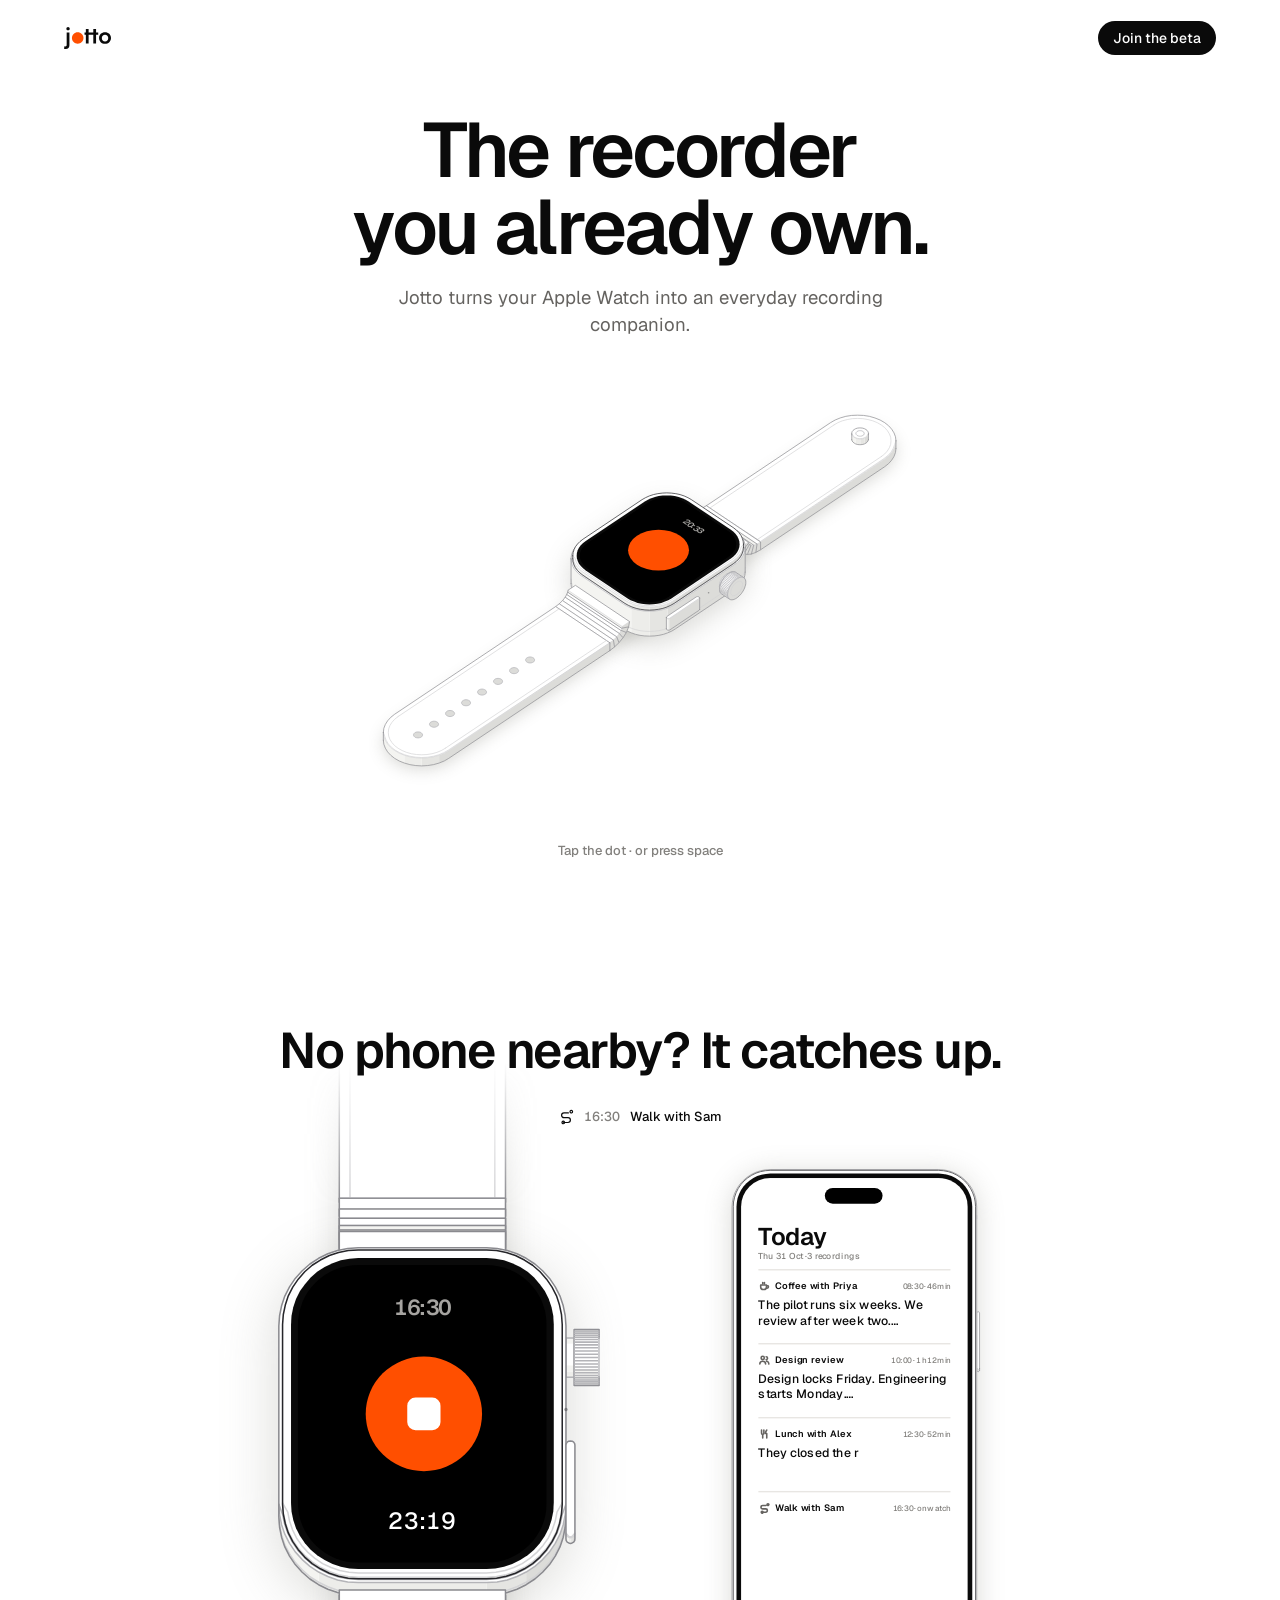
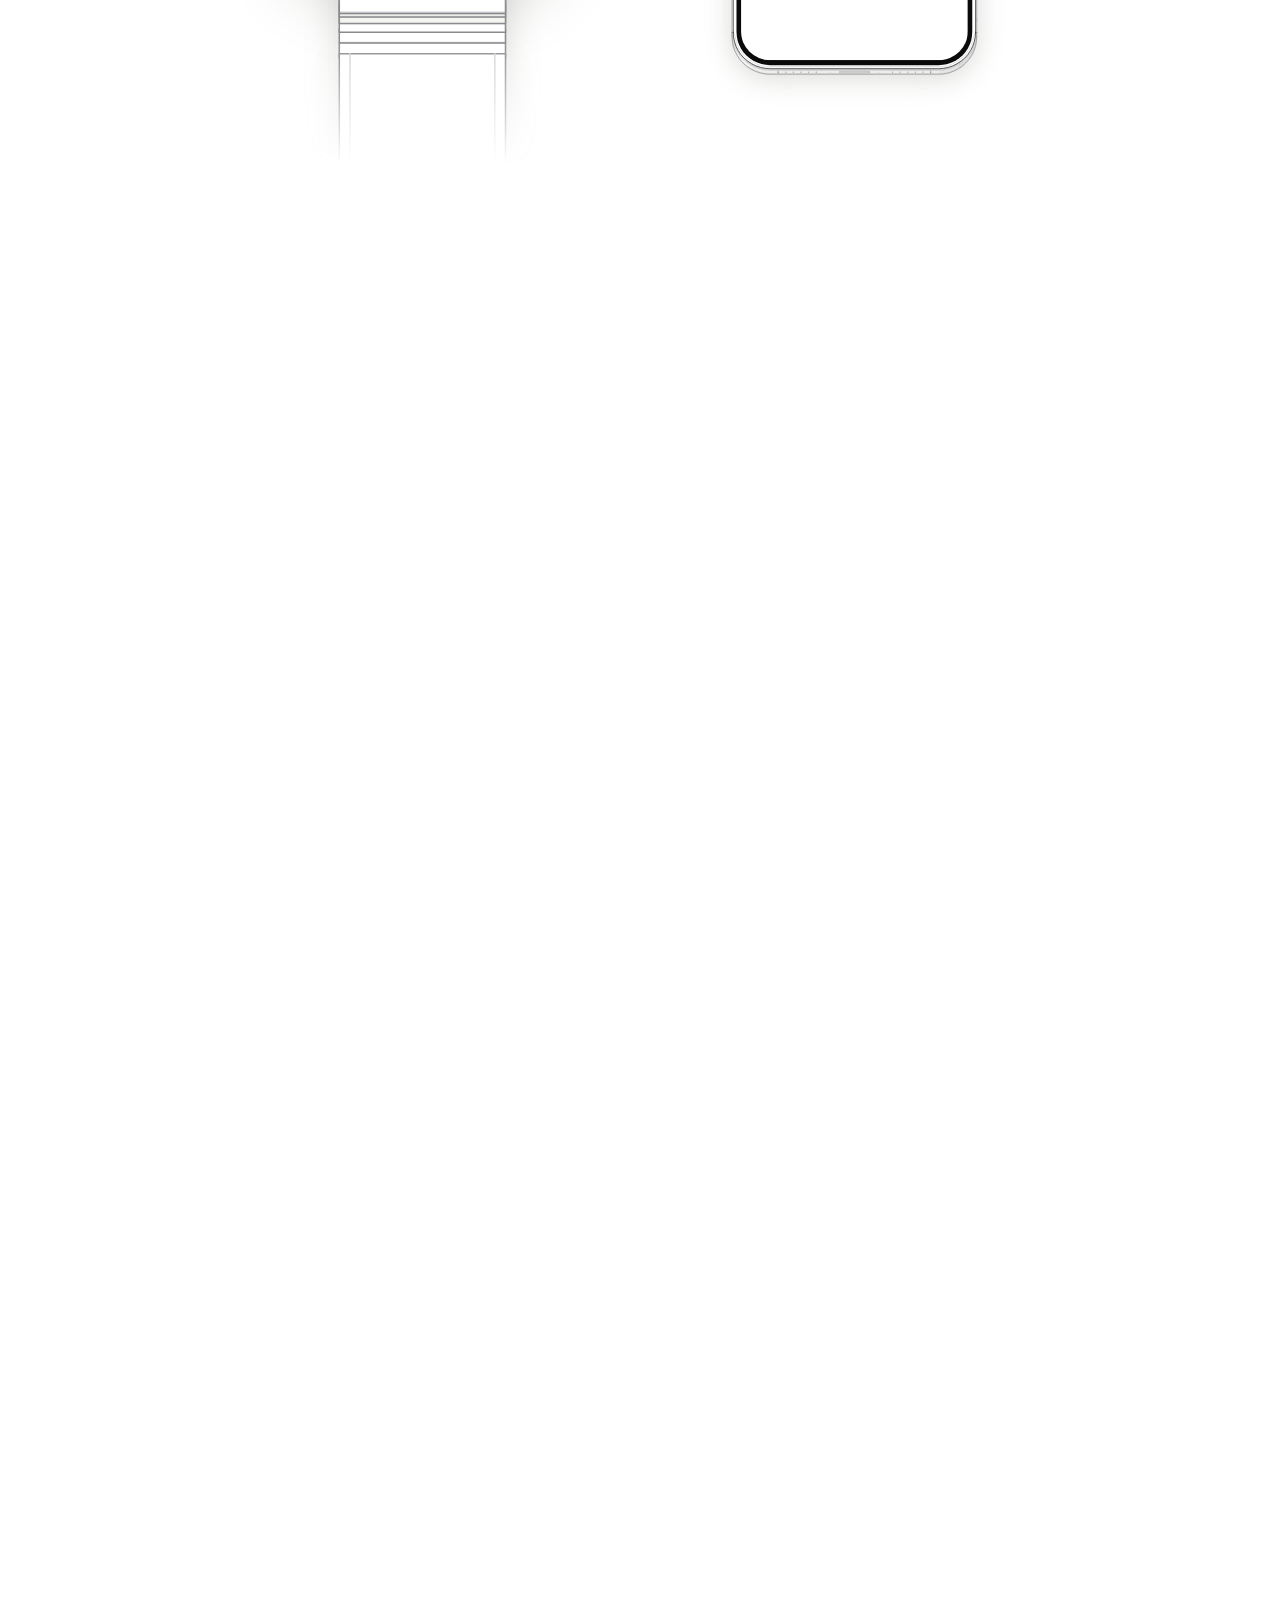
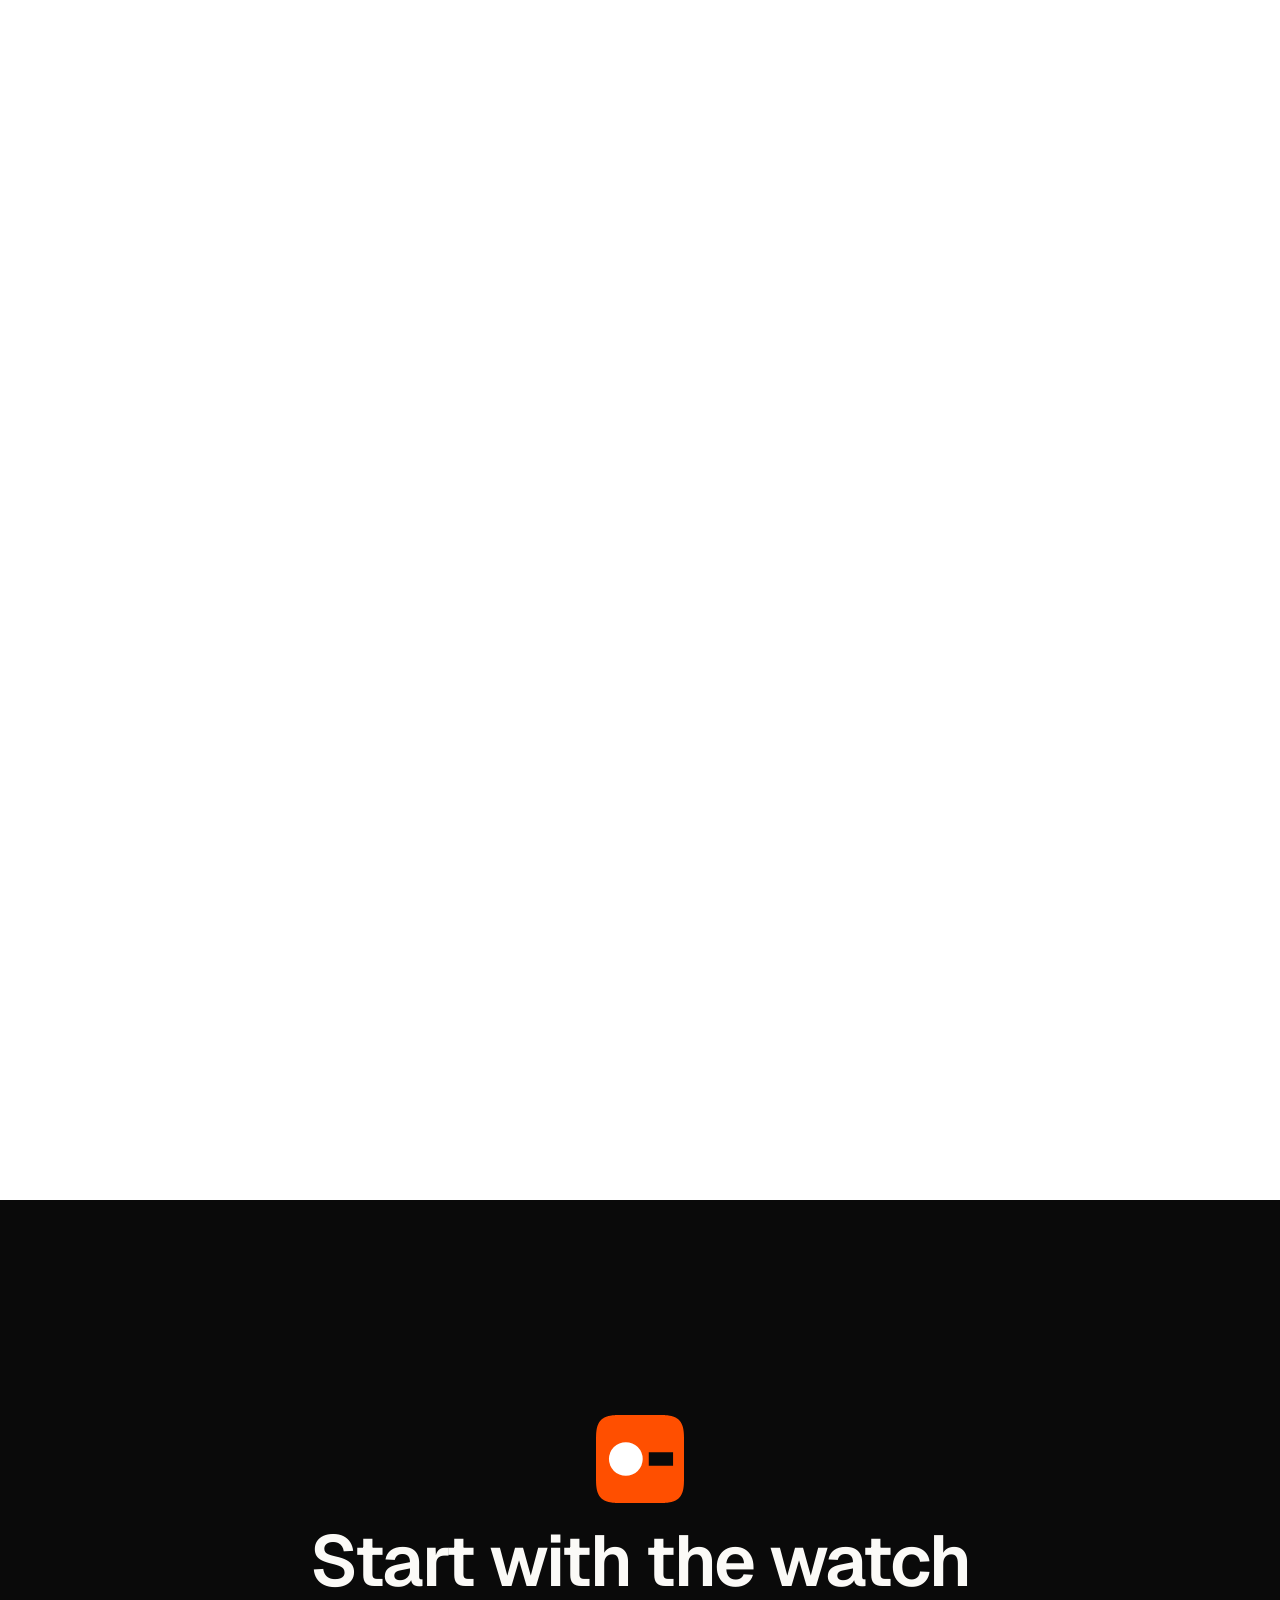
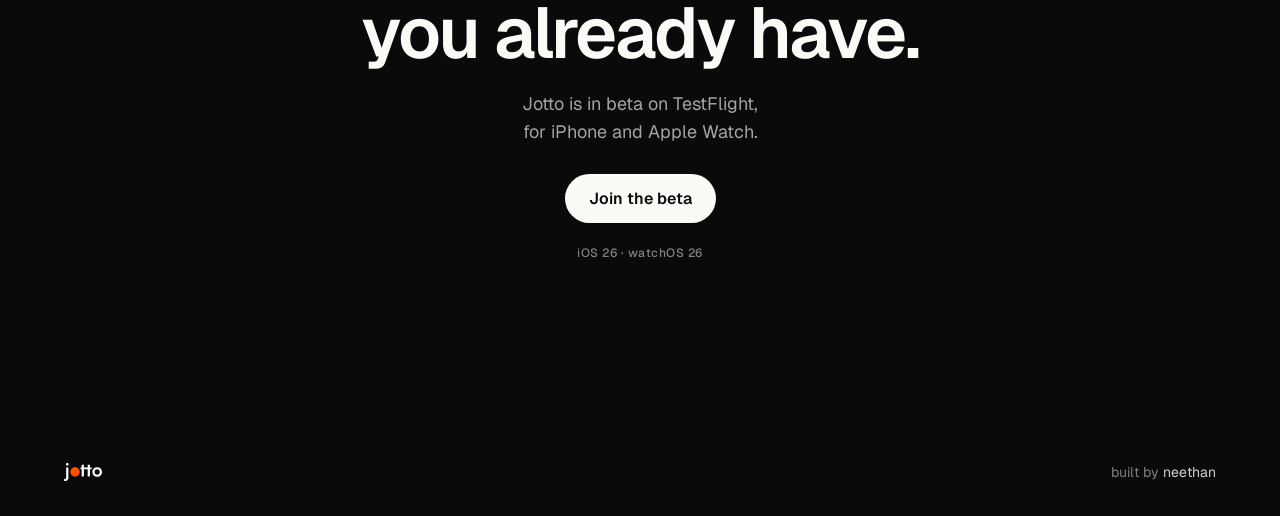
<file: brand/page/index.html>
<!DOCTYPE html>
<html lang="en">
<head>
<meta charset="utf-8">
<meta name="viewport" content="width=device-width, initial-scale=1">
<title>Jotto · Neethan</title>
<meta name="description" content="Jotto turns the Apple Watch you already own into an everyday recording companion.">
<link rel="icon" href="../logo/final/favicon.svg" type="image/svg+xml">
<meta name="theme-color" content="#FFFFFF">
<link rel="stylesheet" href="../color/tokens.css">
<link rel="stylesheet" href="iso.css">
<link rel="preconnect" href="https://fonts.googleapis.com">
<link rel="stylesheet" href="https://fonts.googleapis.com/css2?family=Geist:wght@400;500;600;700&display=swap">
<style>
  /* Scoped to the Jotto page: brand tokens only. */
  .jotto { --max: 1200px; --pad: clamp(20px, 5vw, 64px); --sans: "Geist", system-ui, sans-serif;
    background: var(--ink-0); color: var(--ink-950); font-family: var(--sans); -webkit-font-smoothing: antialiased; }
  * { box-sizing: border-box; margin: 0; }
  html { scroll-snap-type: y proximity; }
  .snap { position: absolute; left: 0; width: 1px; height: 1px; scroll-snap-align: start; pointer-events: none; }
  .hero, .end { scroll-snap-align: start; }
  .wrap { width: 100%; max-width: calc(var(--max) + var(--pad) * 2); margin: 0 auto; padding: 0 var(--pad); }
  h1, h2 { font-weight: 600; letter-spacing: -0.03em; line-height: 1; font-kerning: normal; }
  .ico { width: 16px; height: 16px; flex: none; fill: none; stroke: currentColor; stroke-width: 1.5; stroke-linecap: round; stroke-linejoin: round; }

  .top { position: fixed; inset: 0 0 auto 0; z-index: 20; pointer-events: none; }
  .top .wrap { display: flex; align-items: center; justify-content: space-between; height: 76px; }
  .top a { pointer-events: auto; }
  .top img { height: 22px; display: block; }
  .top nav { display: flex; gap: 22px; align-items: center; font-size: 14px; font-weight: 500; }
  .top nav a { color: var(--ink-600); text-decoration: none; transition: color .3s, background .3s; }
  .top nav a.pill { color: var(--ink-0); background: var(--ink-950); padding: 8px 15px; border-radius: 999px; }
  .top.dark nav a { color: var(--ink-400); }
  .top.dark nav a.pill { color: var(--ink-950); background: var(--ink-50); }

  #gl { position: fixed; inset: 0; width: 100vw; height: 100vh; pointer-events: none; z-index: 15; }

  /* Drawn objects (anatomy kit) */
  .art { position: relative; }
  .art.iso { --anatomy-paper: #fff; --anatomy-card: #fff; --anatomy-weight: .7px; background: transparent; }
  .art.iso[data-theme="dark"] { --anatomy-paper: #0A0A0A; --anatomy-card: #0A0A0A; }
  .art svg { display: block; width: 100%; height: auto; overflow: visible; }
  .art svg * { vector-effect: non-scaling-stroke; transition: fill .7s ease, stroke .7s ease; }
  .art .jt-black { fill: #0A0A0A; transition: none; }
  .art .jt-hole { fill: var(--anatomy-shade-0); }
  .art .jt-floor { fill: var(--anatomy-paper); }
  .art .ov { position: absolute; left: 0; top: 0; transform-origin: 0 0; pointer-events: none; }
  .art .scr { position: absolute; left: 0; top: 0; transform-origin: 0 0; overflow: hidden; }
  .rig .fr, .rig .chg { position: absolute; inset: 0; }
  .rig .fr { visibility: hidden; }
  .rig .fr.on { visibility: visible; }
  .rig .chg svg { overflow: hidden; }

  /* Watch display (local units: about 79 × 96) */
  .wui { position: absolute; inset: 0; background: #000; color: #fff; font-family: var(--sans); transition: background .5s ease; }
  .wui .clock { position: absolute; top: 9px; width: 100%; text-align: center; font: 600 7px var(--sans); color: #A6A4A1; font-variant-numeric: tabular-nums; }
  .wui .btn { position: absolute; left: 50%; top: 50%; width: 42px; height: 42px; margin: -21px 0 0 -21px; border-radius: 50%;
    background: var(--orange-500); border: 0; padding: 0; cursor: pointer; pointer-events: auto; transition: transform .25s cubic-bezier(.3,1.5,.5,1), opacity .4s; }
  .wui .btn::after { content: ""; position: absolute; inset: 15px; border-radius: 3px; background: #fff; transform: scale(0); transition: transform .25s; }
  .wui .ring { position: absolute; left: 50%; top: 50%; width: 42px; height: 42px; margin: -21px 0 0 -21px; border-radius: 50%; border: 1.2px solid var(--orange-500); opacity: 0; }
  .wui.rec .btn { transform: scale(.88); }
  .wui.rec .btn::after { transform: scale(1); }
  .wui.rec .ring { animation: ring 1.1s ease-out infinite; }
  .wui .el { position: absolute; bottom: 9px; width: 100%; text-align: center; font: 500 7.5px var(--sans); font-variant-numeric: tabular-nums; color: #fff; opacity: 0; transition: opacity .2s; }
  .wui.rec .el { opacity: 1; }
  .wui .big { position: absolute; top: 30px; width: 100%; text-align: center; font: 600 22px var(--sans); letter-spacing: -.02em; color: #fff; opacity: 0; transition: opacity .4s; font-variant-numeric: tabular-nums; }
  .wui .sub { position: absolute; top: 58px; width: 100%; text-align: center; font: 500 6px var(--sans); font-variant-numeric: tabular-nums; color: #fff; opacity: 0; transition: opacity .4s; }
  .wui.charging { background: var(--orange-500); }
  .wui.charging .big, .wui.charging .sub { opacity: 1; }
  .wui.charging .btn, .wui.charging .clock { opacity: 0; }
  .wui .btn:focus-visible { outline: 1px solid #fff; outline-offset: 3px; }
  @keyframes ring { 0% { opacity: .8; transform: scale(1); } 100% { opacity: 0; transform: scale(1.5); } }

  /* iPhone display (local units: about 157 × 339) */
  .pui { position: absolute; inset: 0; background: #fff; color: var(--ink-950); font-family: var(--sans); }
  .pui .island { position: absolute; left: 50%; top: 7px; width: 40px; height: 11px; margin-left: -20px; border-radius: 6px; background: #000; }
  .pui .ttl { position: absolute; left: 12px; top: 30px; font: 600 17px var(--sans); letter-spacing: -.02em; }
  .pui .date { position: absolute; left: 12px; top: 51px; font: 500 6px var(--sans); font-variant-numeric: tabular-nums; color: var(--ink-500); }
  .pui .row { position: absolute; left: 12px; right: 12px; height: 50px; border-top: .6px solid var(--ink-200); opacity: 0; transition: opacity .3s; }
  .pui .row.on { opacity: 1; }
  .pui .meta { display: flex; align-items: center; gap: 3.5px; padding-top: 6px; font: 500 5.5px var(--sans); font-variant-numeric: tabular-nums; color: var(--ink-500); }
  .pui .meta .ico { width: 8px; height: 8px; stroke-width: 1.1; color: var(--ink-600); }
  .pui .meta .ttl2 { color: var(--ink-950); font: 600 6.5px var(--sans); }
  .pui .meta .when { margin-left: auto; }
  .pui .meta .live { color: var(--orange-500); }
  .pui .txt { margin-top: 4px; font: 500 8.5px/11px var(--sans); }
  .ch { opacity: 0; transition: opacity .16s ease; }
  .ch.on { opacity: 1; }

  /* Hero */
  .hero { position: relative; min-height: 100svh; display: flex; flex-direction: column; align-items: center; padding: 112px 0 40px; }
  .hero-copy { text-align: center; }
  .hero h1 { font-size: clamp(42px, 6vw, 88px); }
  .hero .lede { margin: 18px auto 0; font-size: clamp(17px, 1.45vw, 20px); line-height: 1.5; color: var(--ink-600); max-width: 520px; }
  .stage { position: relative; flex: 1; width: 100%; display: flex; align-items: center; justify-content: center; min-height: 380px; }
  .stage .art { width: min(50vw, 600px); }
  .said { position: absolute; max-width: 420px; }
  .said.below { position: static; text-align: center; padding: 0 var(--pad); margin: -6px auto 0; min-height: 96px; max-width: 560px; }
  .evt { display: flex; align-items: center; gap: 8px; width: 100%; font: 500 12px var(--sans); font-variant-numeric: tabular-nums; color: var(--ink-500); letter-spacing: .02em; margin-bottom: 10px; opacity: 0; transform: translateY(4px); transition: opacity .3s ease, transform .3s ease; }
  .said.below .evt { justify-content: center; }
  .evt .ico { color: var(--ink-950); }
  .evt .len { margin-left: auto; }
  .said.below .evt .len { margin-left: 0; }
  .evt b { font-weight: 500; color: var(--ink-950); }
  .evt.on { opacity: 1; transform: none; }
  .line { font-size: clamp(20px, 1.9vw, 27px); line-height: 1.38; font-weight: 500; letter-spacing: -0.02em; color: var(--ink-950); }
  .line .f { position: relative; display: inline-block; white-space: pre; overflow: hidden; vertical-align: bottom; transition: color .2s ease, width .26s cubic-bezier(.4,0,.2,1), opacity .26s; }
  .line .f::after { content: ""; position: absolute; left: 0; right: 0; top: 55%; height: 1.5px; background: currentColor; transform: scaleX(0); transform-origin: left; transition: transform .2s ease; }
  .line .f.x { color: var(--ink-300); }
  .line .f.x::after { transform: scaleX(1); }
  .line .f.gone { opacity: 0; }
  .hint { font: 500 13px var(--sans); font-variant-numeric: tabular-nums; color: var(--ink-500); text-align: center; min-height: 18px; }
  .hint .live { color: var(--orange-500); }
  @media (hover: none), (max-width: 759px) { .hint .kb { display: none; } }

  /* The story: one pinned stage, moved step by step */
  .scene { position: relative; height: var(--len, 300vh); }
  .pin { position: sticky; top: 0; height: 100svh; overflow: hidden; transition: background .7s ease; }
  .heads { position: absolute; left: 0; right: 0; top: clamp(100px, 14vh, 140px); pointer-events: none; z-index: 2; }
  .heads h2 { position: absolute; left: 0; right: 0; text-align: center; font-size: clamp(30px, 3.9vw, 56px); padding: 0 var(--pad);
    opacity: 0; transform: translateY(12px); transition: opacity .45s ease, transform .45s ease; }
  .heads h2.on { opacity: 1; transform: none; }
  .heads h2 .ln { display: block; opacity: 0; transform: translateY(10px); transition: opacity .45s ease, transform .45s ease; }
  .heads h2 .ln.on { opacity: 1; transform: none; }
  .night .heads h2 { color: var(--ink-50); }
  .gadgets { position: absolute; left: 50%; top: 64%; width: min(88vw, 1120px); transform: translate(-50%, -50%); }
  .rigwrap { position: absolute; inset: 0; --m3: 82%; --m4: 96%; -webkit-mask-image: linear-gradient(180deg, transparent 18%, #000 34%, #000 var(--m3), transparent var(--m4)); mask-image: linear-gradient(180deg, transparent 18%, #000 34%, #000 var(--m3), transparent var(--m4)); pointer-events: none; }
  .rig { position: absolute; left: 50%; top: 58%; width: min(56vw, 760px); transform-origin: 50% 50%; will-change: transform; pointer-events: auto; }
  .phone { position: absolute; left: 50%; top: 58%; width: 300px; will-change: transform; z-index: 1; }
  .event { position: absolute; left: 50%; top: 42%; transform: translate(-50%, -50%); display: flex; align-items: center; gap: 10px; white-space: nowrap;
    font: 500 13px var(--sans); font-variant-numeric: tabular-nums; color: var(--ink-950); transition: opacity .3s ease; }
  .event .tm { color: var(--ink-500); }
  .night .event { color: var(--ink-50); }
  .night .event .tm { color: var(--ink-400); }

  .end { background: var(--ink-950); color: var(--ink-50); min-height: 92svh; display: flex; flex-direction: column; align-items: center; justify-content: center; text-align: center; gap: 22px; padding: 120px 0 72px; }
  .end img { width: 88px; height: 88px; }
  .end h2 { font-size: clamp(40px, 5.6vw, 84px); }
  .end p { font-size: 18px; line-height: 1.55; color: var(--ink-400); max-width: 470px; margin: 0 auto; text-wrap: balance; }
  .end .small { font: 500 12px var(--sans); font-variant-numeric: tabular-nums; color: var(--ink-500); letter-spacing: .04em; }
  .end a.btn { margin-top: 6px; color: var(--ink-950); background: var(--ink-50); padding: 14px 24px; border-radius: 999px; font-weight: 600; font-size: 16px; text-decoration: none; }
  footer { background: var(--ink-950); color: var(--ink-500); font-size: 14px; }
  footer .wrap { display: flex; align-items: center; justify-content: space-between; height: 88px; text-transform: lowercase; }
  footer img { height: 18px; display: block; }
  footer a { color: var(--ink-300); text-decoration: none; }
  footer a:hover { color: var(--ink-50); }

  @media (max-width: 760px) {
    .stage { flex-direction: column; min-height: 0; }
    .stage .art { width: 108vw; }
    .rig { width: 120vw; }
    .gadgets { width: 112vw; }
    .event { font-size: 11px; }
  }
  @media (prefers-reduced-motion: reduce) { .wui.rec .ring { animation: none; } }
</style>
</head>
<body class="jotto">
<canvas id="gl"></canvas>

<header class="top" id="top"><div class="wrap">
  <a href="#" aria-label="Jotto"><img id="mark" src="../logo/final/wordmark.svg" alt="jotto"></a>
  <nav><a class="pill" href="#get">Join the beta</a></nav>
</div></header>

<section class="hero" id="hero">
  <div class="wrap hero-copy">
    <h1>The recorder<br>you already own.</h1>
    <p class="lede">Jotto turns your Apple Watch into an everyday recording companion.</p>
  </div>
  <div class="stage" id="stage">
    <div class="art iso" data-theme="light" id="heroWatch"></div>
    <div class="said" id="said" aria-live="polite"><div class="evt" id="evt"></div><p class="line" id="line"></p></div>
  </div>
  <p class="hint" id="hint">Tap the dot<span class="kb"> · or press space</span></p>
</section>

<section class="scene" id="story" style="--len:1100vh">
  <div class="pin" id="pin">
    <div class="heads">
      <h2 id="h-gadgets"><span class="ln">Another device.</span><span class="ln">Another charger.</span><span class="ln">Another thing to remember.</span></h2>
      <h2>Or the one already on your wrist.</h2>
      <h2>Tap once. Talk for hours.</h2>
      <h2>No phone nearby? It catches up.</h2>
      <h2>Clean text, ready on your iPhone.</h2>
      <h2>And it charges with your watch.</h2>
    </div>
    <div class="art iso gadgets" data-theme="light" id="gadgetArt"></div>
    <div class="art iso phone" data-theme="light" id="phone"></div>
    <div class="rigwrap" id="rigwrap"><div class="art iso rig" data-theme="light" id="rig"></div></div>
    <p class="event" id="event"></p>
  </div>
</section>

<section class="end" id="get">
  <img src="../logo/final/icon-ios-masked.svg" alt="">
  <h2>Start with the watch<br>you already have.</h2>
  <p>Jotto is in beta on TestFlight, for iPhone and Apple Watch.</p>
  <a class="btn" href="#">Join the beta</a>
  <p class="small">iOS 26 · watchOS 26</p>
</section>
<footer><div class="wrap">
  <img src="../logo/final/wordmark-dark.svg" alt="jotto">
  <span>built by <a href="https://x.com/neethanwu">neethan</a></span>
</div></footer>

<script src="art.js"></script>
<script>
(() => {
  const ART = window.JOTTO_ART;
  const clamp = (v, a = 0, b = 1) => Math.min(b, Math.max(a, v));
  const seg = (p, a, b) => clamp((p - a) / (b - a));
  const lerp = (a, b, t) => a + (b - a) * t;
  const ease = t => t < .5 ? 4 * t * t * t : 1 - Math.pow(-2 * t + 2, 3) / 2;
  const easeOut = t => 1 - Math.pow(1 - t, 3);
  const reduced = matchMedia("(prefers-reduced-motion: reduce)").matches;
  const narrow = () => innerWidth < 760;
  const localTime = () => new Date().toLocaleTimeString([], { hour: "2-digit", minute: "2-digit", hourCycle: "h23" });
  const ICONS = {
    coffee: "M4 8h10v3.5a4.5 4.5 0 0 1-4.5 4.5h-1A4.5 4.5 0 0 1 4 11.5z M14 9h1.2a2.3 2.3 0 0 1 0 4.6H14 M7.5 3.5v2 M10.5 3.5v2",
    people: "M7.5 9a2.8 2.8 0 1 0 0-5.6 2.8 2.8 0 0 0 0 5.6z M2.5 17a5 5 0 0 1 10 0 M13.5 9a2.4 2.4 0 1 0 0-4.8 M14 11.8a4.6 4.6 0 0 1 4 5.2",
    walk: "M5 17.5a1.6 1.6 0 1 0 0-.01 M15 4a1.6 1.6 0 1 0 0-.01 M7 17.5h5.5a3 3 0 0 0 0-6h-5a3 3 0 0 1 0-6H13",
    mic: "M10 3a2.8 2.8 0 0 0-2.8 2.8v3.7a2.8 2.8 0 0 0 5.6 0V5.8A2.8 2.8 0 0 0 10 3z M5 9.5a5 5 0 0 0 10 0 M10 14.5V17",
    lunch: "M5.5 3v5.5a2 2 0 0 0 4 0V3 M7.5 10.5V17 M14.5 3c-1.6 1.4-2.2 3.6-2.2 6h2.2v8",
    idea: "M7 13.5a4.8 4.8 0 1 1 6 0V15H7z M8 17.5h4",
  };
  const icon = k => `<svg class="ico" viewBox="0 0 20 20"><path d="${ICONS[k]}"/></svg>`;

  /* ---------- Drawn objects with HTML laid on their screens ---------- */
  function overlay(el, vb, screen) {
    const ov = document.createElement("div"); ov.className = "ov";
    ov.style.width = vb[0] + "px"; ov.style.height = vb[1] + "px";
    const scr = document.createElement("div"); scr.className = "scr";
    ov.append(scr); el.append(ov);
    const o = { el, ov, scr, vb, m: null };
    o.setScreen = s => { o.m = s.m; Object.assign(scr.style, { width: s.w + "px", height: s.h + "px", borderRadius: s.r + "px", transform: `matrix(${s.m.join(",")})` }); o.sw = s.w; o.sh = s.h; };
    o.setScreen(screen);
    const fit = () => (ov.style.transform = `scale(${el.offsetWidth / vb[0]})`);
    new ResizeObserver(fit).observe(el); fit();
    // a point on the screen (local units) → coordinates relative to `frame`, with every CSS transform applied
    o.at = (u, v, frame) => {
      const r = el.getBoundingClientRect(), f = frame.getBoundingClientRect(), m = o.m, s = r.width / vb[0];
      return [r.left - f.left + s * (m[0] * u + m[2] * v + m[4]), r.top - f.top + s * (m[1] * u + m[3] * v + m[5])];
    };
    return o;
  }
  function mount(el, a) { el.innerHTML = a.svg; return a.screen ? overlay(el, a.vb, a.screen) : { el }; }
  function watchUI(o) {
    o.scr.innerHTML = `<div class="wui"><div class="clock"></div><div class="ring"></div><button class="btn" aria-label="Record"></button><div class="el">00:00</div><div class="big"></div><div class="sub">CHARGING</div></div>`;
    o.ui = o.scr.firstChild; o.clock = o.ui.querySelector(".clock"); o.el2 = o.ui.querySelector(".el"); o.big = o.ui.querySelector(".big");
    o.center = () => [o.sw / 2, o.sh / 2];
    return o;
  }
  const fmtDur = s => { s = Math.floor(s); const h = Math.floor(s / 3600), m = Math.floor(s / 60) % 60, x = s % 60; return (h ? `${h}:${String(m).padStart(2, "0")}` : String(m).padStart(2, "0")) + `:${String(x).padStart(2, "0")}`; };

  /* ---------- WebGL particles ---------- */
  const TONES = ["#FFCEBF", "#FFAC94", "#FF815C", "#FF4F00", "#FF4F00", "#FF4F00", "#D03B00", "#AB2C00", "#871E00", "#641200", "#4C4A48", "#1F1E1C"];
  const rgb = h => [1, 3, 5].map(i => parseInt(h.slice(i, i + 2), 16) / 255);
  const GL = (() => {
    const c = document.getElementById("gl");
    const gl = c.getContext("webgl", { premultipliedAlpha: true, alpha: true, antialias: false });
    if (!gl) return null;
    const VS = `
      attribute vec2 aS, aE, aC; attribute vec4 aM; attribute vec4 aK; attribute float aG;
      uniform float uT, uFade, uDpr; uniform vec2 uRes, uOff;
      varying vec3 vC; varying float vA;
      void main() {
        float lag = aG * 22.0, kr = (uT - aM.x - lag) / aM.y, k = clamp(kr, 0.0, 1.0);
        float e = k < .5 ? 4.0 * k * k * k : 1.0 - pow(-2.0 * k + 2.0, 3.0) / 2.0;
        float u = 1.0 - e;
        vec2 p = u * u * aS + 2.0 * u * e * aC + e * e * aE;
        p += sin(e * 3.14159) * vec2(sin(aM.w * 40.0 + e * 6.0), cos(aM.w * 31.0 + e * 5.0)) * (4.0 + 7.0 * aM.w);
        vec2 q = (p + uOff) / uRes * 2.0 - 1.0;
        gl_Position = vec4(q.x, -q.y, 0.0, 1.0);
        gl_PointSize = aM.z * (1.0 + sin(e * 3.14159) * 0.9) * (1.0 - aG * 0.25) * uDpr;
        vC = mix(aK.rgb, vec3(0.039), smoothstep(aK.w, 1.0, k));
        float alive = step(0.0001, uT - aM.x - lag);
        float landed = 1.0 - smoothstep(1.0, 1.25, kr);
        vA = alive * landed * uFade * (aG > 0.5 ? (1.0 - aG * 0.3) * sin(e * 3.14159) * 0.55 : 1.0);
      }`;
    const FS = `precision mediump float; varying vec3 vC; varying float vA;
      void main() { float d = length(gl_PointCoord - .5); float a = smoothstep(.5, .1, d) * vA; gl_FragColor = vec4(vC * a, a); }`;
    const sh = (t, s) => { const o = gl.createShader(t); gl.shaderSource(o, s); gl.compileShader(o); if (!gl.getShaderParameter(o, gl.COMPILE_STATUS)) console.error(gl.getShaderInfoLog(o)); return o; };
    const prog = gl.createProgram(); gl.attachShader(prog, sh(gl.VERTEX_SHADER, VS)); gl.attachShader(prog, sh(gl.FRAGMENT_SHADER, FS)); gl.linkProgram(prog); gl.useProgram(prog);
    const A = n => gl.getAttribLocation(prog, n), U = n => gl.getUniformLocation(prog, n);
    const loc = { aS: A("aS"), aE: A("aE"), aC: A("aC"), aM: A("aM"), aK: A("aK"), aG: A("aG"), uT: U("uT"), uFade: U("uFade"), uDpr: U("uDpr"), uRes: U("uRes"), uOff: U("uOff") };
    gl.enable(gl.BLEND); gl.blendFunc(gl.ONE, gl.ONE_MINUS_SRC_ALPHA);
    const STRIDE = 15, GHOSTS = 3, list = new Set();
    function burst(parts) {
      const data = new Float32Array(parts.length * GHOSTS * STRIDE);
      let i = 0, total = 0;
      for (const q of parts) {
        total = Math.max(total, q.delay + q.dur * 1.25 + GHOSTS * 22);
        for (let g = 0; g < GHOSTS; g++) data.set([q.s[0], q.s[1], q.e[0], q.e[1], q.c[0], q.c[1], q.delay, q.dur, q.size, q.seed, q.tone[0], q.tone[1], q.tone[2], q.cool, g], (i++) * STRIDE);
      }
      const buf = gl.createBuffer(); gl.bindBuffer(gl.ARRAY_BUFFER, buf); gl.bufferData(gl.ARRAY_BUFFER, data, gl.STATIC_DRAW);
      const b = { buf, n: parts.length * GHOSTS, total, t: 0, fade: 1, off: [0, 0], on: false };
      list.add(b); return b;
    }
    function drop(b) { if (!b) return; gl.deleteBuffer(b.buf); list.delete(b); }
    function draw() {
      const dpr = Math.min(devicePixelRatio || 1, 2), w = innerWidth, h = innerHeight;
      if (c.width !== Math.round(w * dpr) || c.height !== Math.round(h * dpr)) { c.width = Math.round(w * dpr); c.height = Math.round(h * dpr); }
      gl.viewport(0, 0, c.width, c.height); gl.clearColor(0, 0, 0, 0); gl.clear(gl.COLOR_BUFFER_BIT);
      gl.uniform2f(loc.uRes, w, h); gl.uniform1f(loc.uDpr, dpr);
      for (const b of list) {
        if (!b.on || b.fade <= 0) continue;
        gl.bindBuffer(gl.ARRAY_BUFFER, b.buf);
        const F = 4, bind = (l, n, o) => { gl.enableVertexAttribArray(l); gl.vertexAttribPointer(l, n, gl.FLOAT, false, STRIDE * F, o * F); };
        bind(loc.aS, 2, 0); bind(loc.aE, 2, 2); bind(loc.aC, 2, 4); bind(loc.aM, 4, 6); bind(loc.aK, 4, 10); bind(loc.aG, 1, 14);
        gl.uniform1f(loc.uT, b.t); gl.uniform1f(loc.uFade, b.fade); gl.uniform2f(loc.uOff, b.off[0], b.off[1]);
        gl.drawArrays(gl.POINTS, 0, b.n);
      }
    }
    return { burst, drop, draw };
  })();

  // Characters: wrap every letter so it can appear the moment its particles land.
  function charify(el) {
    const walk = document.createTreeWalker(el, NodeFilter.SHOW_TEXT), nodes = [];
    while (walk.nextNode()) nodes.push(walk.currentNode);
    for (const n of nodes) { const f = document.createDocumentFragment(); for (const c of n.data) { const sp = document.createElement("span"); sp.className = "ch"; sp.textContent = c; f.append(sp); } n.replaceWith(f); }
    return [...el.querySelectorAll(".ch")];
  }
  // Paint the characters where the page laid them out and sample their ink, in the element's own units (÷ scale).
  // Each point and each character gets an order: reading order, line by line, 0 → 1.
  const off = document.createElement("canvas");
  function inkOf(el, chars, scale, step, ss = 2) {
    const r0 = el.getBoundingClientRect(), cs = getComputedStyle(el), size = parseFloat(cs.fontSize);
    const W = Math.ceil(r0.width / scale) + 2, H = Math.ceil(r0.height / scale) + 2;
    off.width = W * ss; off.height = H * ss;
    const ctx = off.getContext("2d");
    ctx.setTransform(ss, 0, 0, ss, 0, 0); ctx.font = `${cs.fontWeight} ${size}px Geist`; ctx.fillStyle = "#000"; ctx.textBaseline = "alphabetic";
    const fm = ctx.measureText("Hg"), aS = fm.fontBoundingBoxAscent, dS = fm.fontBoundingBoxDescent;
    const info = chars.map(ch => { const r = ch.getBoundingClientRect(); return { x: (r.left - r0.left) / scale, top: (r.top - r0.top) / scale, h: r.height / scale, w: r.width / scale, c: ch.textContent }; });
    const tops = [...new Set(info.map(i => Math.round(i.top)))].sort((a, b) => a - b), nL = tops.length || 1;
    const lineOf = y => { let best = 0; tops.forEach((t, k) => { if (y >= t - 1) best = k; }); return best; };
    const order = (x, line) => (line * W + x) / (nL * W);
    info.forEach(i => { if (i.c.trim()) ctx.fillText(i.c, i.x, i.top + i.h * aS / (aS + dS)); i.order = order(i.x + i.w / 2, tops.indexOf(Math.round(i.top))); });
    const d = ctx.getImageData(0, 0, off.width, off.height).data, pts = [], st = step * ss;
    for (let y = 0; y < off.height; y += st) for (let x = 0; x < off.width; x += st) {
      const jx = Math.min(off.width - 1, x + Math.random() * st * .7), jy = Math.min(off.height - 1, y + Math.random() * st * .7);
      if (d[(Math.floor(jy) * off.width + Math.floor(jx)) * 4 + 3] > 110) { const px = jx / ss, py = jy / ss; pts.push([px, py, order(px, lineOf(py))]); }
    }
    return { pts, orders: info.map(i => i.order) };
  }
  // Particles leave from `from()` and land on the targets in reading order; times in ms.
  function particles(targets, from, spread, { wave = 340, jit = 140, dur = 760, size = 2 } = {}) {
    const parts = targets.map(([tx, ty, o]) => {
      const [sx, sy] = from(), warm = Math.random() < .16;
      const mx = (sx + tx) / 2 + (Math.random() - .5) * spread, my = Math.min(sy, ty) - (.3 + Math.random() * .7) * spread * .6;
      return { s: [sx, sy], e: [tx, ty], c: [mx, my], delay: wave * o + Math.random() * jit, dur: dur * (.85 + Math.random() * .3),
        size: size * (.55 + Math.random() * .7), seed: Math.random(), tone: rgb(TONES[Math.floor(Math.random() * TONES.length)]), cool: warm ? .85 : .45 + Math.random() * .2 };
    });
    // when the character at reading order o has its particles down
    parts.landsAt = o => wave * o + jit * .7 + dur * 1.05;
    return parts;
  }
  const showChars = (chars, times, t) => chars.forEach((c, i) => c.classList.toggle("on", t >= times[i]));

  /* ---------- Hero: tap the dot ---------- */
  const hero = document.getElementById("hero"), stage = document.getElementById("stage"), said = document.getElementById("said");
  const evt = document.getElementById("evt"), line = document.getElementById("line"), hint = document.getElementById("hint");
  const hw = watchUI(mount(document.getElementById("heroWatch"), ART.watch));
  // what was said, with the words the clean-up takes out (f) and the ones it recapitalises (c)
  const PRESETS = [
    { icon: "coffee", what: "Coffee with Priya", secs: 2772, toks: [["So, um, ", "f"], ["the pilot runs six weeks, ", "c", "The pilot runs six weeks, "], ["uh, ", "f"], ["and we review after week two…"]] },
    { icon: "people", what: "Design review", secs: 4320, toks: [["Okay, like, ", "f"], ["design locks on Friday, ", "c", "Design locks on Friday, "], ["um, ", "f"], ["engineering starts Monday…"]] },
    { icon: "walk", what: "Walk with Sam", secs: 1464, toks: [["I mean, ", "f"], ["we should, ", "c", "We should "], ["we should ", "f"], ["hire for the platform role first…"]] },
    { icon: "mic", what: "User interview", secs: 2280, toks: [["Honestly, ", "f"], ["I just want ", "c", "I just want "], ["like, ", "f"], ["the notes without typing them…"]] },
  ];
  let hs = "idle", t0 = 0, preset = 0, hb = null, tr = 0, autoStop = 0, parts = null, cleanAt = 0, cur = PRESETS[0], hChars = [], hTimes = [];
  const REC_MS = 2600;
  function placeSaid() {
    const sr = stage.getBoundingClientRect(), [x, y] = hw.at(hw.sw + 14, hw.sh * .55, stage);
    const left = Math.max(x + 60, sr.width * .5 + 60), room = sr.width - left - 24;
    const below = narrow() || room < 300;
    said.classList.toggle("below", below);
    if (below) { said.style.left = said.style.top = said.style.width = ""; return; }
    Object.assign(said.style, { left: left + "px", top: (y - 20) + "px", width: Math.min(420, room) + "px" });
  }
  function start() {
    cur = PRESETS[preset++ % PRESETS.length];
    hs = "rec"; t0 = performance.now(); hw.ui.classList.add("rec"); hw.el2.textContent = "00:01";
    evt.classList.remove("on"); line.innerHTML = ""; if (GL) GL.drop(hb); hb = null;
    hint.innerHTML = '<span class="live">● Recording</span> · tap to stop';
    clearTimeout(autoStop); autoStop = setTimeout(stop, REC_MS);
  }
  function stop() {
    if (hs !== "rec") return;
    clearTimeout(autoStop); hw.ui.classList.remove("rec");
    evt.innerHTML = `${icon(cur.icon)}<b>${cur.what}</b><span class="len">${cur.secs >= 3600 ? `${Math.floor(cur.secs / 3600)} h ${Math.round(cur.secs % 3600 / 60)} min` : `${Math.round(cur.secs / 60)} min`}</span>`;
    line.innerHTML = cur.toks.map(([t, kind, alt]) => `<span class="${kind === "f" ? "f" : kind === "c" ? "cap" : ""}"${alt ? ` data-alt="${alt}"` : ""}>${t}</span>`).join("");
    placeSaid(); evt.classList.add("on");
    hChars = charify(line);
    hint.textContent = "Saved to your iPhone · tap again";
    if (!GL || reduced) { hChars.forEach(c => c.classList.add("on")); cleanAt = performance.now() + 300; hs = "shown"; return; }
    const size = parseFloat(getComputedStyle(line).fontSize), lr = line.getBoundingClientRect(), fr = hero.getBoundingClientRect();
    const ink = inkOf(line, hChars, 1, size > 24 ? 1.1 : 1);
    const targets = ink.pts.map(([x, y, o]) => [lr.left - fr.left + x, lr.top - fr.top + y, o]);
    const [cu, cv] = hw.center();
    const from = () => { const a = Math.random() * 6.283, r = Math.sqrt(Math.random()) * 19; return hw.at(cu + Math.cos(a) * r, cv + Math.sin(a) * r, hero); };
    parts = particles(targets, from, 160, { size: size > 24 ? 2.2 : 1.9 });
    hTimes = ink.orders.map(o => parts.landsAt(o));
    hb = GL.burst(parts); hb.on = true; tr = performance.now(); hs = "forming";
  }
  function clean() {
    // the clean-up: filler words go pale and get struck, then fold away
    const fs = [...line.querySelectorAll(".f")];
    fs.forEach(f => f.classList.add("x"));
    setTimeout(() => {
      fs.forEach(f => { f.style.width = f.offsetWidth + "px"; requestAnimationFrame(() => { f.style.width = "0px"; f.classList.add("gone"); }); });
      line.querySelectorAll(".cap").forEach(c => (c.textContent = c.dataset.alt));
    }, 320);
  }
  const toggle = () => (hs === "rec" ? stop() : start());
  hw.ui.querySelector(".btn").addEventListener("click", toggle);
  addEventListener("keydown", e => {
    if (e.code !== "Space" || hero.getBoundingClientRect().bottom < innerHeight * .4) return;
    if (e.target.closest && e.target.closest("a, button, input, textarea")) return;
    e.preventDefault(); if (!e.repeat) toggle();
  });
  addEventListener("resize", placeSaid);
  function tickHero(now) {
    hw.clock.textContent = localTime();
    // the recording runs for a couple of seconds on the page, and the counter runs through the whole conversation
    if (hs === "rec") hw.el2.textContent = fmtDur(1 + Math.pow(clamp((now - t0) / REC_MS), 2.2) * (cur.secs - 1));
    if (hs === "shown" && now > cleanAt) { clean(); hs = "done"; }
    if (!hb) return;
    const fr = hero.getBoundingClientRect(); hb.off = [fr.left, fr.top]; hb.t = now - tr;
    showChars(hChars, hTimes, hb.t);
    if (hs === "forming" && hb.t > hb.total) { GL.drop(hb); hb = null; hChars.forEach(c => c.classList.add("on")); hs = "shown"; cleanAt = now + 200; }
  }

  /* ---------- The story: scroll picks the step, time plays it ---------- */
  const story = document.getElementById("story"), pin = document.getElementById("pin"), eventEl = document.getElementById("event");
  const heads = [...pin.querySelectorAll(".heads > h2")], gLines = [...document.querySelectorAll("#h-gadgets .ln")];
  const gArt = mount(document.getElementById("gadgetArt"), ART.gadgets), gEls = [...gArt.el.querySelectorAll(".jt-gadget")];
  const rigEl = document.getElementById("rig"), rigWrap = document.getElementById("rigwrap");
  rigEl.innerHTML = `<div class="chg">${ART.charger.svg}</div>` + ART.frames.svgs.map((s, i) => `<div class="fr" data-f="${i}">${s}</div>`).join("");
  rigEl.style.aspectRatio = `${ART.frames.vb[0]} / ${ART.frames.vb[1]}`;
  const frs = [...rigEl.querySelectorAll(".fr")], chg = rigEl.querySelector(".chg");
  const rig = watchUI(overlay(rigEl, ART.frames.vb, ART.frames.screens[0]));
  let curF = -1;
  const setFrame = i => { if (i === curF) return; frs.forEach((f, j) => f.classList.toggle("on", j === i)); rig.setScreen(ART.frames.screens[i]); curF = i; };
  setFrame(0);
  const ph = mount(document.getElementById("phone"), ART.phone);
  const DAY = [
    { t: "08:30", icon: "coffee", what: "Coffee with Priya", text: "The pilot runs six weeks. We review after week two.", dur: "46 min", secs: 2772 },
    { t: "10:00", icon: "people", what: "Design review", text: "Design locks Friday. Engineering starts Monday.", dur: "1 h 12 min", secs: 4320 },
    { t: "12:30", icon: "lunch", what: "Lunch with Alex", text: "They closed the round in March with two angels.", dur: "52 min", secs: 3120 },
    { t: "16:30", icon: "walk", what: "Walk with Sam", text: "Hire for the platform role before the launch.", dur: "24 min", secs: 1464, queued: true },
    { t: "18:45", icon: "idea", what: "On the way home", text: "Idea: the complication is just the dot.", dur: "0:48", secs: 48 },
  ];
  const ROW0 = 64, ROWH = 52, TX = 12;
  ph.scr.innerHTML = `<div class="pui"><div class="island"></div><div class="ttl">Today</div><div class="date">THU 31 OCT</div>${DAY.map((d, i) =>
    `<div class="row" style="top:${ROW0 + i * ROWH}px"><div class="meta">${icon(d.icon)}<span class="ttl2">${d.what}</span><span class="when">${d.t} · <span class="st"></span></span></div><div class="txt">${d.text}…</div></div>`).join("")}</div>`;
  const rows = [...ph.scr.querySelectorAll(".row")], txts = rows.map(r => r.querySelector(".txt")), dateEl = ph.scr.querySelector(".date");
  const rowChars = txts.map(t => charify(t));
  const mins = s => { const [h, m] = s.split(":").map(Number); return h * 60 + m; };
  const hhmm = m => `${String(Math.floor(m / 60) % 24).padStart(2, "0")}:${String(Math.floor(m % 60)).padStart(2, "0")}`;

  // steps: 0 gadgets · 1 hub + cables · 2 last line · 3 tossed, watch rises · 4 watch turns, phone in · 5–9 the day · 10 night · 11 charger
  const N = 12, DUR = [.7, .7, .55, 1.2, 1.2, 2.4, 2.4, 2.4, 2.8, 2.4, 1.2, 1.4];
  // scroll room per step: the watch (3) and its turn (4) get the most, so they are never skipped by a flick
  const ROOM = [1, 1, 1, 2.2, 1.8, 1.2, 1.2, 1.2, 1.2, 1.2, 1.4, 1.4], CUM = ROOM.reduce((a, r) => [...a, a[a.length - 1] + r], [0]);
  // a snap point in the middle of each step's scroll room, so a flick comes to rest on a step instead of between two
  const snaps = ROOM.map(() => { const d = document.createElement("div"); d.className = "snap"; story.append(d); return d; });
  const placeSnaps = () => { const span = story.offsetHeight - innerHeight; snaps.forEach((d, k) => (d.style.top = `${((CUM[k] + ROOM[k] * .55) / CUM[N]) * span}px`)); };
  placeSnaps(); addEventListener("resize", placeSnaps);
  let phase = -1, target = -1, last = 0;
  const u = k => clamp(phase - k + 1); // progress of step k, linear in time
  const dB = new Map();
  function dayBurst(i) {
    const key = `${innerWidth}x${innerHeight}`, have = dB.get(i);
    if (have && have.key === key) return have;
    if (have) GL.drop(have.b);
    const t = txts[i], y0 = rows[i].offsetTop + t.offsetTop, sc = t.getBoundingClientRect().width / t.offsetWidth;
    const ink = inkOf(t, rowChars[i], sc, .55, 4);
    const targets = ink.pts.map(([x, y, o]) => [...ph.at(TX + x, y0 + y, pin), o]);
    const [cu, cv] = rig.center();
    const from = () => { const a = Math.random() * 6.283, r = Math.sqrt(Math.random()) * 19; return rig.at(cu + Math.cos(a) * r, cv + Math.sin(a) * r, pin); };
    const parts = particles(targets, from, 150, { size: 1.7, wave: 380, jit: 140, dur: 820 });
    const rec = { key, b: GL.burst(parts), parts, times: ink.orders.map(o => parts.landsAt(o)) }; dB.set(i, rec); return rec;
  }

  function layout() {
    const W = innerWidth, H = innerHeight, nw = narrow();
    // the phone and the face of the watch should hold the frame; straps can run off it
    const pw = nw ? Math.min(W * .36, H * .16) : Math.min(W * .26, H * .34);
    ph.el.style.width = pw + "px";
    const caseUnits = 108 * rigEl.offsetWidth / ART.frames.vb[0];
    const s1 = (nw ? Math.min(W * .26, H * .12) : Math.min(H * .3, W * .21, 300)) / caseUnits;
    return { W, H, nw, s1, side: nw ? [0, -H * .19] : [-Math.min(W * .17, 300), 0], phone: nw ? [0, H * .2] : [Math.min(W * .17, 300), 0] };
  }

  function drawStory(now) {
    const dt = last ? Math.min((now - last) / 1000, .05) : 0; last = now;
    const r = story.getBoundingClientRect(), p = (-r.top) / (r.height - innerHeight);
    const at = clamp(p) * CUM[N];
    target = r.top > innerHeight * .35 ? -1 : (at >= CUM[N] ? N - 1 : clamp(CUM.findIndex(c => c > at) - 1, 0, N - 1));
    // time plays the step the scroll picked; steps skipped on the way are run through fast, and going back rewinds fast,
    // so the picture is never more than about half a second away from the scroll
    const k = clamp(Math.ceil(phase + 1e-6), 0, N - 1), d = target - phase;
    if (d > 0) phase = Math.min(target, phase + dt * (reduced ? 5 : Math.max(1 / DUR[k], (d - 1) / .35)));
    else if (d < 0) phase = Math.max(target, phase - dt * (reduced ? 5 : Math.max(2.2, -d / .35)));
    const L = layout();
    // 0–2 gadgets come in, then the hub and its cables; 3 everything is thrown out
    const TOSS = [[-1.2, -1.1, -30], [-1.1, .6, 24], [1.1, .6, -24], [1.2, -1.1, 30], [0, -1.4, 12]];
    gEls.forEach((g, i) => {
      const inK = ease(i < 4 ? clamp(u(0) * 1.6 - i * .2) : u(1)), out = clamp(u(3) * 1.5 - (i === 4 ? .5 : i * .08)), o = out * out;
      const [dx, dy, rot] = TOSS[i];
      g.style.opacity = inK * (1 - seg(out, .4, .9));
      g.style.transform = `translate(${dx * o * 700}px, ${(1 - inK) * 24 + dy * o * 520}px) rotate(${rot * o}deg)`;
    });
    gLines.forEach((l, i) => l.classList.toggle("on", u(i) > .35));
    // the watch: rises (3), turns to face you and moves aside (4); at night turns back to the middle (10)
    const rise = ease(seg(u(3), .45, 1)), turn = ease(u(4)), back = ease(u(10)), pose = turn * (1 - back);
    setFrame(Math.round(pose * 12));
    rigEl.style.opacity = rise;
    // on a phone the watch sits above the phone: its lower strap fades out before the moment and the phone
    rigWrap.style.setProperty("--m3", `${lerp(82, 47, L.nw ? pose : 0)}%`); rigWrap.style.setProperty("--m4", `${lerp(96, 55, L.nw ? pose : 0)}%`);
    rigEl.style.transform = `translate(-50%, -50%) translate(${L.side[0] * pose}px, ${(1 - rise) * L.H * .3 + L.side[1] * pose}px) scale(${lerp(1, L.s1, pose)})`;
    // the phone slides in with the turn, out at night
    const pin2 = ease(seg(u(4), .3, 1)), pout = ease(seg(u(10), 0, .7));
    ph.el.style.transform = `translate(-50%, -50%) translate(${L.phone[0] + (1 - pin2 + pout) * L.W * .6}px, ${L.phone[1]}px)`;
    ph.el.style.opacity = pin2 * (1 - pout);
    // night and the charger
    const n = u(10) > .3;
    pin.classList.toggle("night", n); pin.style.background = n ? "#0A0A0A" : "";
    rigEl.dataset.theme = n ? "dark" : "light";
    chg.style.visibility = curF === 0 && u(11) > 0 ? "visible" : "hidden";
    chg.style.transform = `translateX(${-(1 - ease(seg(u(11), 0, .8))) * 120}%)`;
    rig.ui.classList.toggle("charging", u(11) > .85);
    // the day: each step is one conversation, recorded, sent, and written down
    const mi = clamp(Math.floor(phase) - 4, 0, DAY.length - 1), live = phase > 4 && phase <= 9.999 ? clamp(Math.ceil(phase) - 5, 0, 4) : -1;
    const m = DAY[live < 0 ? mi : live], q = live < 0 ? 1 : u(live + 5);
    const prevT = live > 0 ? mins(DAY[live - 1].t) + 30 : 8 * 60;
    const clock = phase <= 4 ? 8 * 60 + 12 : phase > 10 ? 23 * 60 + 14 + u(11) * 10 : live < 0 ? mins(DAY[4].t) + 3 : prevT + (mins(m.t) - prevT) * ease(seg(q, 0, .15));
    rig.clock.textContent = hhmm(clock); rig.big.textContent = hhmm(clock);
    const recOn = live >= 0 && q > .12 && q < (m.queued ? .62 : .4);
    rig.ui.classList.toggle("rec", recOn);
    if (recOn) rig.el2.textContent = fmtDur(1 + Math.pow(seg(q, .12, m.queued ? .62 : .4), 2) * (m.secs - 1));
    let done = 0;
    DAY.forEach((d, i) => {
      const lq = u(i + 5), started = lq > .12, finished = lq >= 1;
      rows[i].classList.toggle("on", started);
      const st = rows[i].querySelector(".st"), label = finished ? d.dur : d.queued && lq < .62 ? "on watch" : "● live";
      if (st.textContent !== label) { st.textContent = label; st.className = "st" + (label === "● live" ? " live" : ""); }
      if (finished) done++;
      const a = d.queued ? .62 : .32;
      if (GL && !reduced && started && lq < .999) {
        const rec = dayBurst(i), b = rec.b, pr = pin.getBoundingClientRect();
        b.on = lq > a; b.off = [pr.left, pr.top]; b.t = seg(lq, a, .98) * b.total;
        showChars(rowChars[i], rec.times, lq > a ? b.t : -1);
      } else {
        if (dB.has(i)) dB.get(i).b.on = false;
        const all = (!GL || reduced) ? lq > .6 : lq >= .999;
        if (rowChars[i][0].classList.contains("on") !== all) rowChars[i].forEach(c => c.classList.toggle("on", all));
      }
    });
    dateEl.textContent = done ? `Thu 31 Oct · ${done} recording${done > 1 ? "s" : ""}` : "Thu 31 Oct";
    // the moment, between the watch and the phone
    const showEvt = u(11) > .85 ? 1 : live >= 0 || (phase > 9 && phase < 9.8) ? 1 : 0;
    const ev = u(11) > .85 ? { t: "23:24", icon: "idea", what: "On the charger" } : m;
    const html = `${icon(ev.icon)}<span class="tm">${ev.t}</span><span>${ev.what}</span>`;
    if (eventEl.dataset.k !== ev.what) { eventEl.innerHTML = html; eventEl.dataset.k = ev.what; }
    eventEl.style.opacity = showEvt;
    const pr2 = ph.el.getBoundingClientRect(), pinR = pin.getBoundingClientRect();
    eventEl.style.top = L.nw && phase > 10 ? "86%" : `${Math.max(pr2.top - pinR.top - (L.nw ? 20 : 26), innerHeight * .24)}px`;
    eventEl.style.left = `calc(50% + ${(L.side[0] + L.phone[0]) / 2}px)`;
    // headings
    const hi = phase < 2.6 ? 0 : phase < 3.6 ? 1 : phase < 7.5 ? (phase > 4.4 ? 2 : -1) : phase < 8.5 ? 3 : phase < 9.6 ? 4 : phase > 10.2 ? 5 : -1;
    heads.forEach((h, i) => h.classList.toggle("on", i === hi));
    return n;
  }

  /* ---------- One loop ---------- */
  const top = document.getElementById("top"), mark = document.getElementById("mark"), end = document.getElementById("get");
  function setDark(on) { if (top.classList.contains("dark") === on) return; top.classList.toggle("dark", on); mark.src = `../logo/final/wordmark${on ? "-dark" : ""}.svg`; }
  function frame(now) {
    tickHero(now);
    const sr = story.getBoundingClientRect();
    let night = false;
    if (sr.bottom > 0 && sr.top < innerHeight) night = drawStory(now); else { last = 0; phase = sr.top > 0 ? -1 : N - 1; dB.forEach(v => (v.b.on = false)); }
    setDark(night || end.getBoundingClientRect().top < 60);
    if (GL) GL.draw();
    requestAnimationFrame(frame);
  }
  document.fonts.ready.then(() => { placeSaid(); requestAnimationFrame(frame); });
})();
</script>
</body>
</html>
</file>
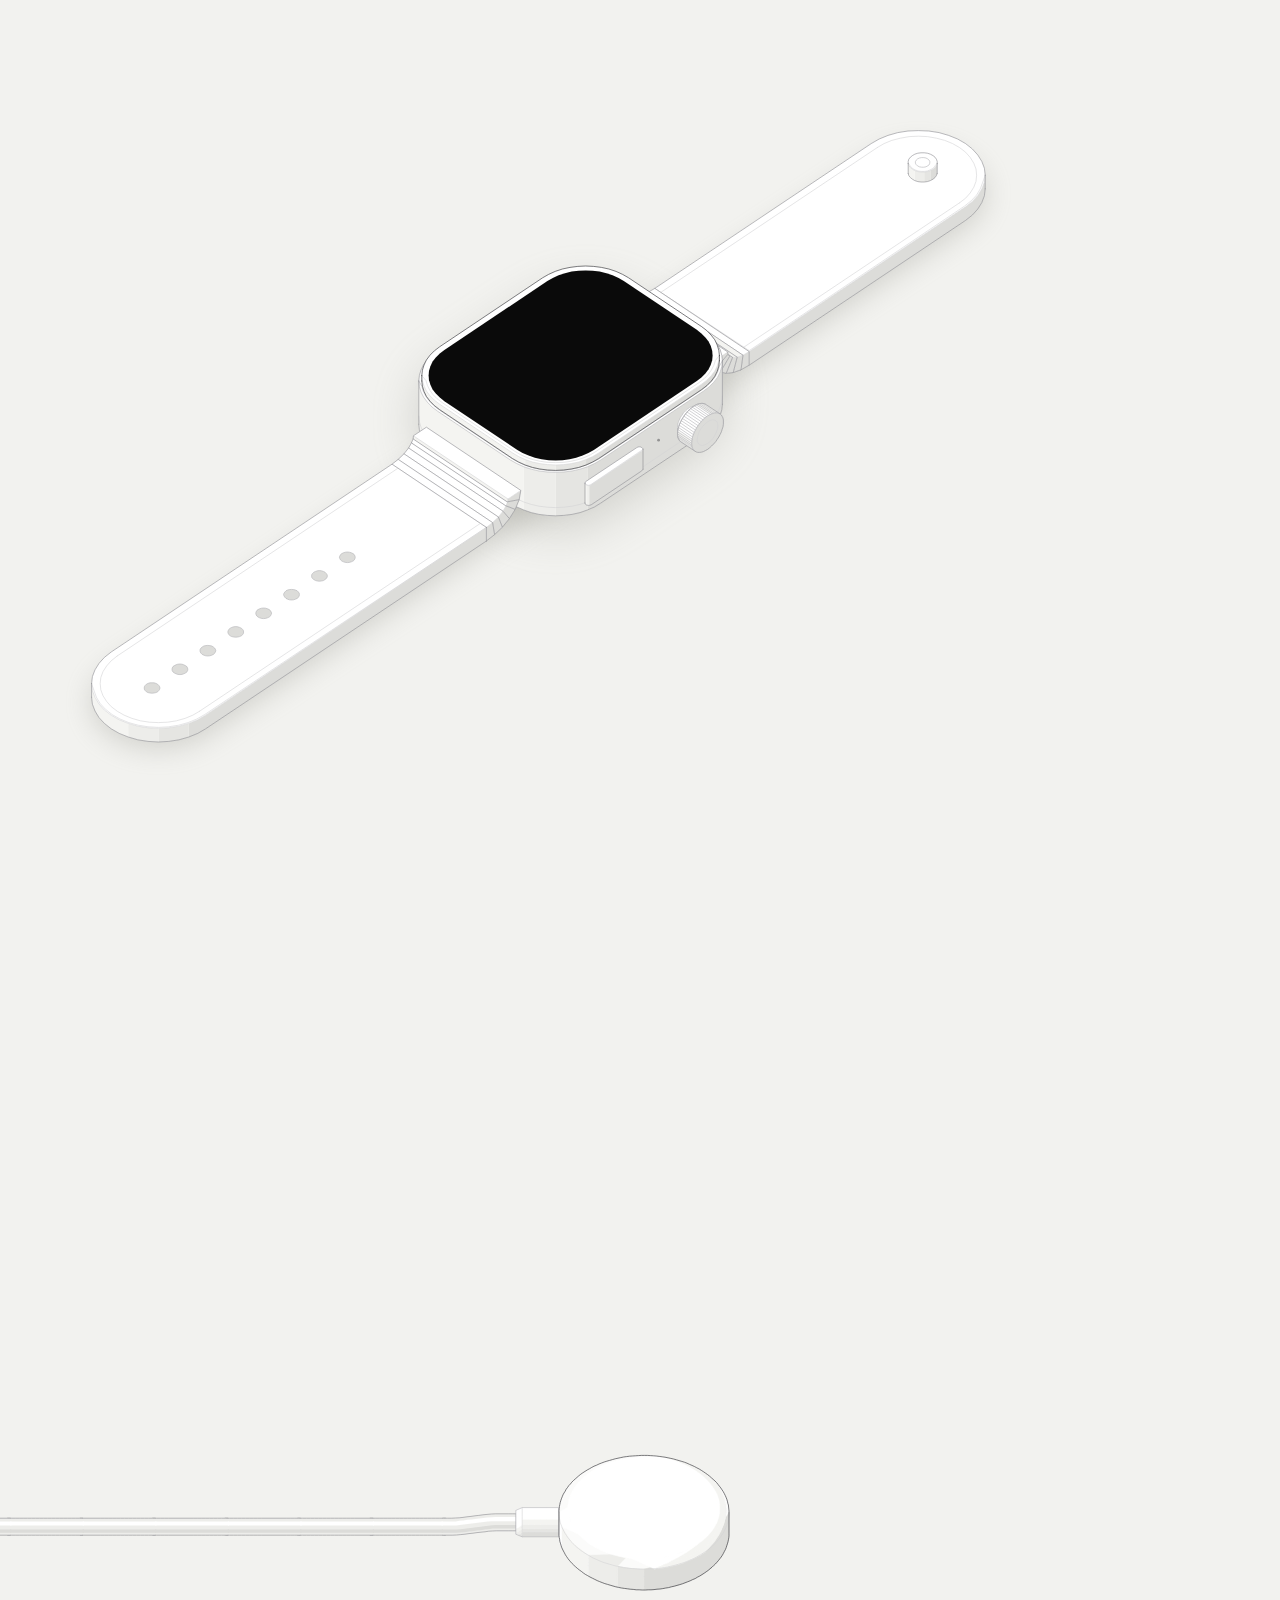
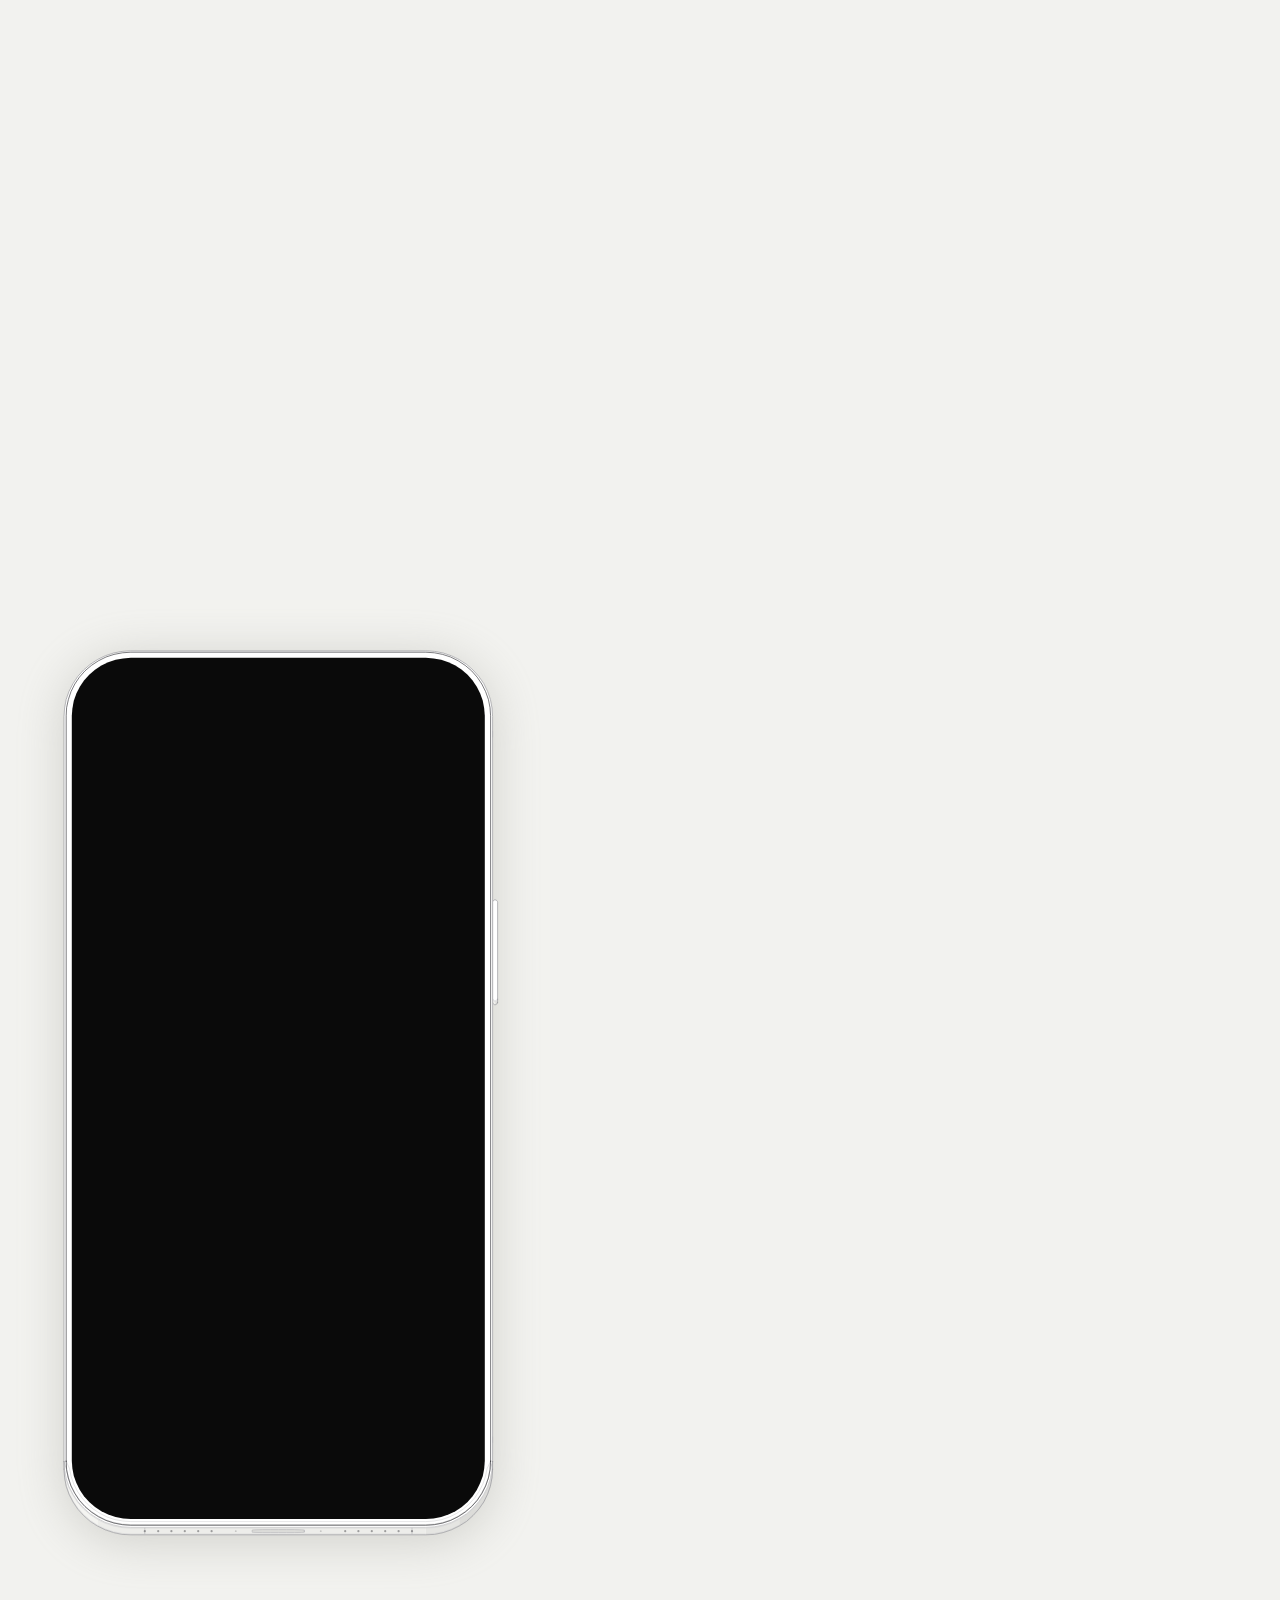
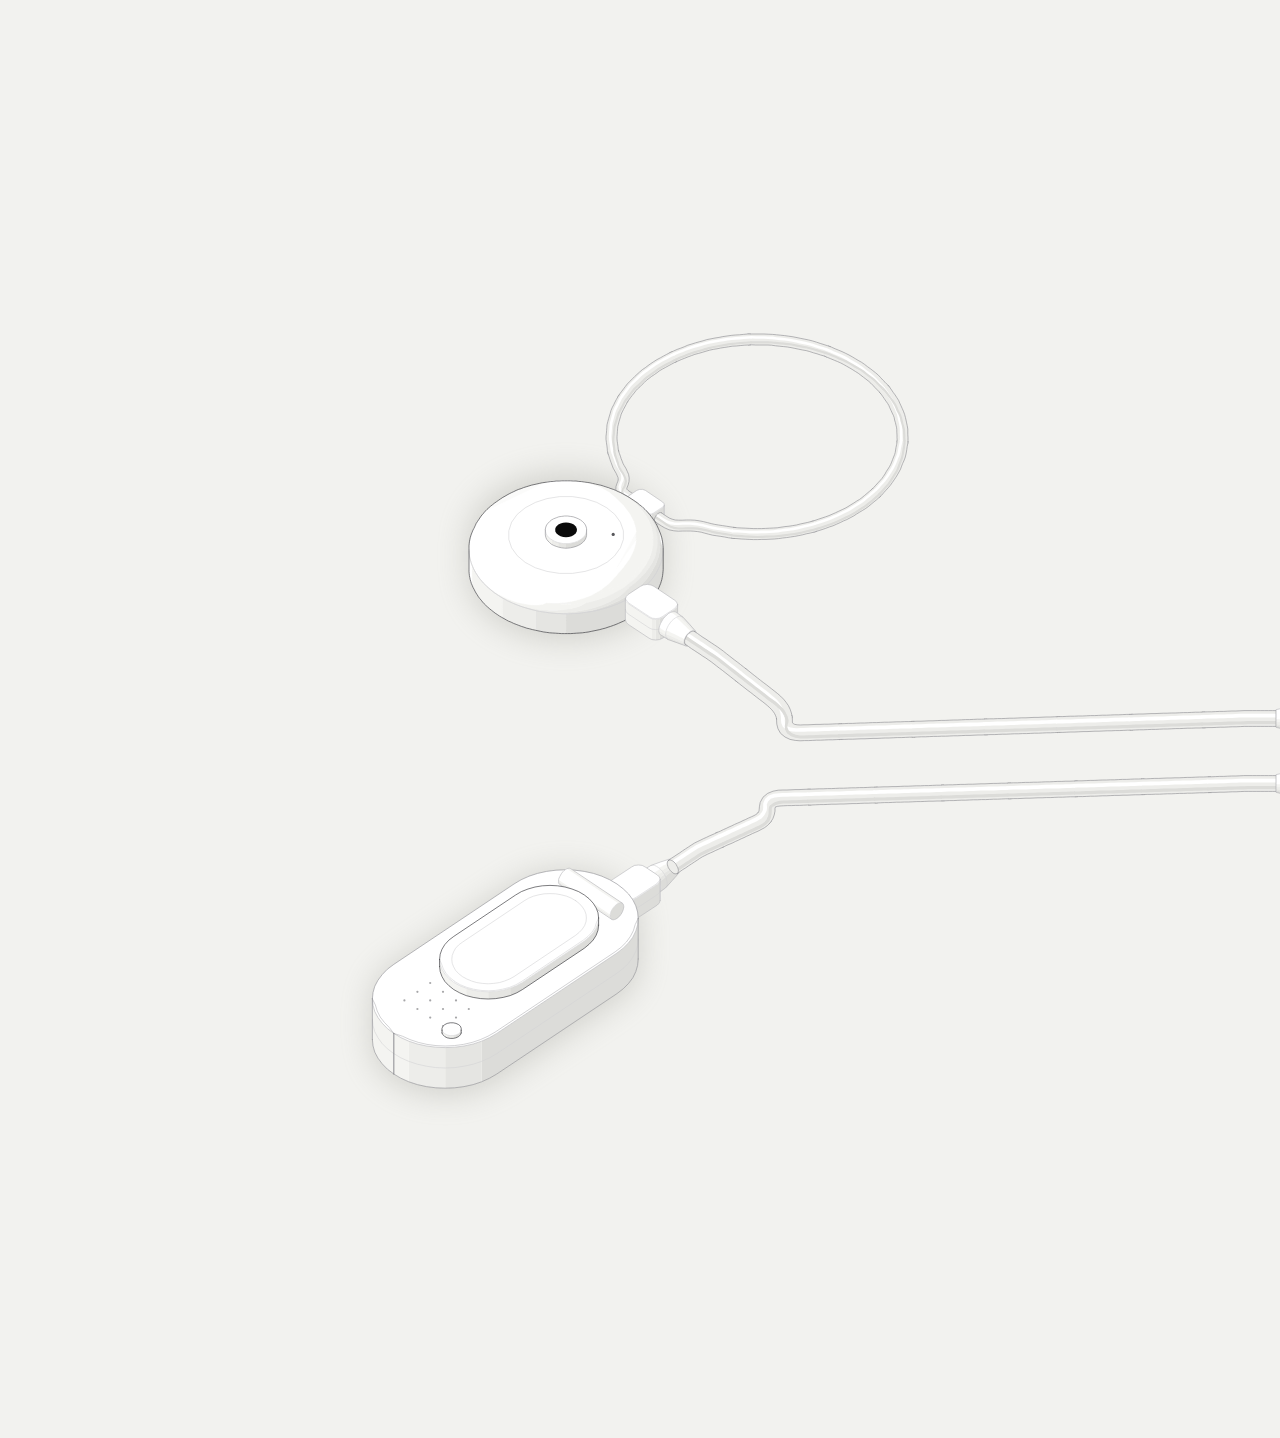
<file: brand/page/verify.html>
<!doctype html><html lang="en"><head><meta charset="utf-8"><meta name="viewport" content="width=device-width, initial-scale=1"><title>Jotto objects</title><style>
.iso{
  --anatomy-page:#0b0b0b;--anatomy-card:#131313;--anatomy-text:#a3a3a3;--anatomy-strong:#e6e6e6;--anatomy-muted:#6e6e6e;
  --anatomy-paper:#131313;--anatomy-face:#1b1b1b;--anatomy-top:#1c1c1c;
  --anatomy-shade-0:#0f0f0f;--anatomy-shade-1:#121212;--anatomy-shade-2:#151515;--anatomy-shade-3:#181818;
  --anatomy-lit-top:#262626;--anatomy-lit-shade:#1d1d1d;
  --anatomy-hi:#d4d4d4;--anatomy-mid:#6a6a6a;--anatomy-lo:#3e3e3e;--anatomy-faint:#2a2a2a;--anatomy-lit:#ffffff;
  --anatomy-halo:#050505;--anatomy-halo-opacity:.9;--anatomy-dot:#e6e6e6;
  --anatomy-red:#ff6b6b;--anatomy-green:#6be0a0;--anatomy-blue:#6b9bff;
  --anatomy-weight:.6px;--anatomy-ease:cubic-bezier(.32,.72,0,1);
  --anatomy-mono:ui-monospace,"SF Mono",Menlo,Consolas,monospace;
  --anatomy-lift:inset 0 1px 0 0 #ffffff0a,inset 0 0 0 1px #ffffff06,0 0 0 1px #00000026,0 1px 1px -.5px #00000014,0 3px 3px -1.5px #00000014,0 6px 6px -3px #00000014,0 12px 12px -6px #00000014;
}
.iso[data-theme="light"]{
  --anatomy-page:#f2f2ef;--anatomy-card:#fbfbfa;--anatomy-text:#57575a;--anatomy-strong:#18181a;--anatomy-muted:#8c8c90;
  --anatomy-paper:#fbfbfa;--anatomy-face:#ffffff;--anatomy-top:#ffffff;
  --anatomy-shade-0:#dcdcd9;--anatomy-shade-1:#e5e5e2;--anatomy-shade-2:#ededea;--anatomy-shade-3:#f4f4f1;
  --anatomy-lit-top:#ffffff;--anatomy-lit-shade:#eeeeeb;
  --anatomy-hi:#26262a;--anatomy-mid:#8a8a8f;--anatomy-lo:#b4b4b8;--anatomy-faint:#d4d4d6;--anatomy-lit:#000000;
  --anatomy-halo:#8a8a80;--anatomy-halo-opacity:.32;--anatomy-dot:#3a3a3e;
  --anatomy-red:#e5484d;--anatomy-green:#30a46c;--anatomy-blue:#3e63dd;
  --anatomy-lift:inset 0 1px 0 0 #ffffff,0 0 0 1px #0000000f,0 1px 1px -.5px #0000000a,0 3px 3px -1.5px #0000000a,0 6px 6px -3px #0000000a,0 12px 12px -6px #0000000a;
}
.iso-svg{display:block;width:100%;height:auto;overflow:visible}
.iso-svg path,.iso-svg circle{vector-effect:non-scaling-stroke}
.iso-fill{fill:var(--anatomy-paper);stroke:none}
.iso-solid[data-lit]>.iso-fill{fill:var(--anatomy-face)}
.iso-shade,.iso-top{stroke:none}
.iso-shade[data-shade="0"]{fill:var(--anatomy-shade-0)}
.iso-shade[data-shade="1"]{fill:var(--anatomy-shade-1)}
.iso-shade[data-shade="2"]{fill:var(--anatomy-shade-2)}
.iso-shade[data-shade="3"]{fill:var(--anatomy-shade-3)}
.iso-top{fill:var(--anatomy-top)}
.iso-solid[data-lit]>.iso-top{fill:var(--anatomy-lit-top)}
.iso-solid[data-lit]>.iso-shade{fill:var(--anatomy-lit-shade)}
.iso-solid[data-seamless]>.iso-shade,.iso-solid[data-seamless]>.iso-top{stroke-width:.4;stroke-linejoin:round}
.iso-solid[data-seamless]>.iso-shade[data-shade="0"]{stroke:var(--anatomy-shade-0)}
.iso-solid[data-seamless]>.iso-shade[data-shade="1"]{stroke:var(--anatomy-shade-1)}
.iso-solid[data-seamless]>.iso-shade[data-shade="2"]{stroke:var(--anatomy-shade-2)}
.iso-solid[data-seamless]>.iso-shade[data-shade="3"]{stroke:var(--anatomy-shade-3)}
.iso-solid[data-seamless]>.iso-top{stroke:var(--anatomy-top)}
.iso-solid[data-seamless][data-lit]>.iso-top{stroke:var(--anatomy-lit-top)}
.iso-solid[data-seamless][data-lit]>.iso-shade{stroke:var(--anatomy-lit-shade)}
.iso-solid[data-lit]>.iso-edge{stroke:var(--anatomy-lit)}
.iso-halo{fill:var(--anatomy-halo);stroke:none;filter:blur(9px);opacity:var(--anatomy-halo-opacity);transform:translateY(3px)}
.iso-line{fill:none;stroke:var(--anatomy-lo);stroke-width:var(--anatomy-weight);stroke-linecap:round;stroke-linejoin:round}
.iso-line[data-tone="hi"]{stroke:var(--anatomy-hi)}
.iso-line[data-tone="mid"]{stroke:var(--anatomy-mid)}
.iso-line[data-tone="lo"]{stroke:var(--anatomy-lo)}
.iso-line[data-tone="faint"]{stroke:var(--anatomy-faint)}
.iso-line[data-tone="lit"]{stroke:var(--anatomy-lit)}
.iso-line[data-tone="red"]{stroke:var(--anatomy-red)}
.iso-line[data-tone="green"]{stroke:var(--anatomy-green)}
.iso-line[data-tone="blue"]{stroke:var(--anatomy-blue)}
.iso-line[data-dotted]{stroke-dasharray:.01 3.5;stroke-width:1}
.iso-line[data-dashed]{stroke-dasharray:3 3}
.iso-line[data-flow]{stroke-dasharray:2 6}
.iso-wire-end{fill:var(--anatomy-paper);stroke:var(--anatomy-lo);stroke-width:var(--anatomy-weight)}
.iso-wire[data-tone="hi"] .iso-wire-end{stroke:var(--anatomy-hi)}
.iso-wire[data-tone="mid"] .iso-wire-end{stroke:var(--anatomy-mid)}
.iso-wire[data-tone="faint"] .iso-wire-end{stroke:var(--anatomy-faint)}
.iso-wire[data-tone="lit"] .iso-wire-end{stroke:var(--anatomy-lit)}
.iso-dots circle{fill:var(--anatomy-dot);stroke:none;opacity:.32}
.iso-dots[data-tone="hi"] circle{opacity:.85}
.iso-dots[data-tone="mid"] circle{opacity:.45}
.iso-dots[data-tone="lo"] circle{opacity:.22}
.iso-dots[data-tone="faint"] circle{opacity:.12}
.iso-face-text{fill:var(--anatomy-mid);font-family:var(--anatomy-mono);letter-spacing:.04em}
.iso-face-text[data-tone="hi"]{fill:var(--anatomy-hi)}
.iso-face-text[data-tone="lo"]{fill:var(--anatomy-lo)}
.iso-face-text[data-tone="faint"]{fill:var(--anatomy-faint)}
.tb-body{fill:var(--anatomy-shade-2);stroke:none}
.tb-shine{fill:var(--anatomy-top);stroke:none}
.tb-shade{fill:var(--anatomy-shade-0);stroke:none}
.tb-ring{fill:none;stroke:var(--anatomy-lo);stroke-width:.45;stroke-linecap:butt;stroke-linejoin:round}
.tb-ring[data-tone="mid"]{stroke:var(--anatomy-mid)}
.tb-ring[data-tone="faint"]{stroke:var(--anatomy-faint)}
.tb-ring[data-tone="hi"]{stroke:var(--anatomy-hi)}
@keyframes iso-flow{to{stroke-dashoffset:-32}}
@keyframes iso-pulse{0%,100%{opacity:.18}12%{opacity:1}40%{opacity:.18}}
.iso-line[data-flow]{animation:iso-flow 1600ms linear infinite}
.iso-dots circle[data-pulse]{animation:iso-pulse 1600ms steps(1,end) infinite;animation-delay:var(--pulse-at,0ms)}
.iso-figure{margin:32px 0 36px}
.iso-plate{position:relative;padding:52px 24px;border-radius:0;background:var(--anatomy-card);box-shadow:0 0 0 1px var(--anatomy-mid);--anatomy-paper:var(--anatomy-card)}
.iso-plate-corners{position:absolute;inset:18px 20px;pointer-events:none}
.iso-plate-corner{position:absolute;color:var(--anatomy-muted);font-family:var(--anatomy-mono);font-size:10.5px;line-height:1;letter-spacing:.04em;white-space:nowrap}
.iso-plate-corner[data-corner="fig"]{top:0;left:0;color:var(--anatomy-text)}
.iso-plate-corner[data-corner="title"]{top:0;right:0;text-transform:uppercase;letter-spacing:.1em}
.iso-plate-corner[data-corner="hint"]{bottom:0;left:0;text-transform:uppercase;letter-spacing:.1em}
.iso-plate-corner[data-corner="readout"]{right:0;bottom:0;color:var(--anatomy-text);font-variant-numeric:tabular-nums}
.iso-plate .iso-svg{margin:0 auto}
.iso-legend{display:grid;gap:8px;margin-top:12px;color:var(--anatomy-muted);font-size:13px;line-height:1.55}
.iso-keys{display:flex;flex-wrap:wrap;gap:6px 18px}
.iso-key{display:inline-flex;align-items:center;gap:7px}
.iso-swatch{width:16px;height:10px;flex:none;overflow:visible}
.iso-swatch path{fill:none;stroke:var(--anatomy-hi);stroke-width:1;vector-effect:non-scaling-stroke;stroke-linejoin:round;stroke-linecap:round}
.iso-swatch[data-mark="raised"] path,.iso-swatch[data-mark="flat"] path{stroke:var(--anatomy-mid)}
.iso-swatch[data-mark="lit"] path{stroke:var(--anatomy-lit)}
.iso-swatch[data-mark="dim"] path{stroke:var(--anatomy-lo)}
.iso-swatch[data-mark="dotted"] path{stroke-dasharray:.01 3;stroke-width:1.4}
.iso-swatch[data-mark="dashed"] path{stroke-dasharray:3 2.5}
.iso-swatch[data-mark="red"] path{stroke:var(--anatomy-red)}
.iso-swatch[data-mark="green"] path{stroke:var(--anatomy-green)}
.iso-swatch[data-mark="blue"] path{stroke:var(--anatomy-blue)}
.iso-swatch-crease{stroke:var(--anatomy-lo)!important}
@media (max-width:560px){.iso-plate{padding:48px 12px 70px}.iso-plate-corner[data-corner="hint"]{bottom:18px}}
@media (prefers-reduced-motion:reduce){.iso-line[data-flow],.iso-dots circle[data-pulse]{animation:none}}

*{box-sizing:border-box}
html{color-scheme:dark}
body[data-theme="light"]{color-scheme:light}
body{margin:0;background:var(--anatomy-page);color:var(--anatomy-text);font:14px/1.6 ui-sans-serif,system-ui,-apple-system,"Segoe UI",sans-serif;-webkit-font-smoothing:antialiased}
.iso-page{width:min(2800px,100% - 32px);margin:64px auto 96px}
</style></head><body class="iso" data-theme="light"><main class="iso-page"><style>.jt-black{fill:#0a0a0a}.jt-hole{fill:var(--anatomy-shade-0)}.jt-floor{fill:var(--anatomy-paper)}.iso-stage svg{width:100%;height:auto;display:block}</style><div class="iso-stage" data-fig="watch" style="width:1046px"><svg xmlns="http://www.w3.org/2000/svg" class="iso-svg" viewBox="0 0 523 373" role="img" aria-label="An Apple Watch lying on its back, band laid out."><path class="iso-halo" d="M37.8 315.7L38.5 311.3L40.4 307.1L43.5 303.3L47.6 299.9L427.6 45.6L432.6 42.8L438.4 40.8L444.7 39.5L451.2 39.1L457.7 39.5L464 40.8L469.7 42.8L474.8 45.6L478.9 49L482 52.9L483.9 57.1L484.6 61.4L484.6 62.4L483.9 66.7L482 70.9L478.9 74.8L474.8 78.2L94.8 332.4L89.8 335.2L84 337.3L77.7 338.5L71.2 339L64.7 338.5L58.4 337.3L52.7 335.2L47.6 332.4L43.5 329L40.4 325.2L38.5 321L37.8 316.6Z" style="filter:blur(7px)"/><path class="iso-halo" d="M201.4 165.7L202 161.5L203.8 157.5L206.8 153.8L210.8 150.6L262.3 116.1L267.1 113.5L272.6 111.5L278.6 110.3L284.8 109.9L291 110.3L297 111.5L302.5 113.5L307.4 116.1L343.8 140.6L347.8 143.8L350.8 147.5L352.6 151.5L353.2 155.6L353.2 173.7L352.6 177.8L350.8 181.8L347.8 185.5L343.8 188.8L292.3 223.2L287.5 225.9L282 227.9L276 229.1L269.8 229.5L263.6 229.1L257.6 227.9L252.1 225.9L247.2 223.2L210.8 198.8L206.8 195.6L203.8 191.9L202 187.9L201.4 183.7Z" style="filter:blur(12px)"/><g class="iso-solid"><path class="iso-fill" d="M319.4 112.2L427.6 39.8L431.6 37.5L436 35.7L440.9 34.3L446 33.5L451.2 33.3L456.4 33.5L461.5 34.3L466.3 35.7L470.8 37.5L474.8 39.8L478.2 42.5L480.9 45.5L482.9 48.7L484.2 52.1L484.6 55.6L484.6 62.4L484.2 65.9L482.9 69.3L480.9 72.5L478.2 75.5L474.8 78.2L366.6 150.6L319.4 119Z"/><path class="iso-shade" data-shade="0" d="M484.6 62.4L484.2 65.9L484.2 59.1L484.6 55.6ZM484.2 65.9L482.9 69.3L482.9 62.5L484.2 59.1ZM482.9 69.3L480.9 72.5L480.9 65.7L482.9 62.5ZM480.9 72.5L478.2 75.5L478.2 68.7L480.9 65.7ZM478.2 75.5L474.8 78.2L474.8 71.4L478.2 68.7ZM474.8 78.2L366.6 150.6L366.6 143.8L474.8 71.4Z"/><path class="iso-shade" data-shade="3" d="M366.6 150.6L319.4 119L319.4 112.2L366.6 143.8Z"/><path class="iso-top" d="M427.6 39.8L431.6 37.5L436 35.7L440.9 34.3L446 33.5L451.2 33.3L456.4 33.5L461.5 34.3L466.3 35.7L470.8 37.5L474.8 39.8L478.2 42.5L480.9 45.5L482.9 48.7L484.2 52.1L484.6 55.6L484.2 59.1L482.9 62.5L480.9 65.7L478.2 68.7L474.8 71.4L366.6 143.8L319.4 112.2Z"/><path class="iso-line iso-crease" data-tone="faint" d="M484.6 55.6L484.2 59.1L482.9 62.5L480.9 65.7L478.2 68.7L474.8 71.4L366.6 143.8L319.4 112.2"/><path class="iso-line iso-bevel" data-tone="faint" d="M484.6 55.6L483.4 59L482.2 62.3L480.3 65.5L477.6 68.4L474.2 71.1L366.6 143.3L319.4 112.2"/><path class="iso-line iso-edge" data-tone="mid" d="M319.4 112.2L427.6 39.8L431.6 37.5L436 35.7L440.9 34.3L446 33.5L451.2 33.3L456.4 33.5L461.5 34.3L466.3 35.7L470.8 37.5L474.8 39.8L478.2 42.5L480.9 45.5L482.9 48.7L484.2 52.1L484.6 55.6M484.6 62.4L484.2 65.9L482.9 69.3L480.9 72.5L478.2 75.5L474.8 78.2L366.6 150.6L319.4 119M484.6 55.6L484.6 62.4M319.4 112.2L319.4 119"/></g><path class="iso-line" data-tone="faint" d="M430.6 41.8L434 39.8L437.9 38.2L442.2 37.1L446.6 36.3L451.2 36.1L455.7 36.3L460.2 37.1L464.4 38.2L468.3 39.8L471.8 41.8L474.8 44.1L477.1 46.7L478.9 49.6L480 52.5L480.3 55.6L480 58.7L478.9 61.6L477.1 64.5L474.8 67.1L471.8 69.4"/><path class="iso-line" data-tone="faint" d="M471.8 69.4L363.6 141.8M430.6 41.8L322.4 114.2"/><g class="iso-solid"><path class="iso-fill" d="M446.1 48.7L446.4 47.6L447.2 46.6L448.2 45.8L449.4 45.1L450.9 44.6L452.5 44.4L454.1 44.4L455.7 44.6L457.2 45.1L458.5 45.8L459.5 46.6L460.2 47.6L460.6 48.7L460.6 54.7L460.2 55.8L459.5 56.8L458.5 57.6L457.2 58.3L455.7 58.8L454.1 59L452.5 59L450.9 58.8L449.4 58.3L448.2 57.6L447.2 56.8L446.4 55.8L446.1 54.7Z"/><path class="iso-shade" data-shade="0" d="M458.5 57.6L457.2 58.3L457.2 53.3L458.5 52.6ZM460.6 54.7L460.2 55.8L460.2 50.8L460.6 49.7ZM460.2 55.8L459.5 56.8L459.5 51.8L460.2 50.8ZM459.5 56.8L458.5 57.6L458.5 52.6L459.5 51.8Z"/><path class="iso-shade" data-shade="1" d="M457.2 58.3L455.7 58.8L455.7 53.8L457.2 53.3ZM455.7 58.8L454.1 59L454.1 54L455.7 53.8Z"/><path class="iso-shade" data-shade="2" d="M454.1 59L452.5 59L452.5 54L454.1 54ZM452.5 59L450.9 58.8L450.9 53.8L452.5 54ZM450.9 58.8L449.4 58.3L449.4 53.3L450.9 53.8Z"/><path class="iso-shade" data-shade="3" d="M449.4 58.3L448.2 57.6L448.2 52.6L449.4 53.3ZM448.2 57.6L447.2 56.8L447.2 51.8L448.2 52.6ZM447.2 56.8L446.4 55.8L446.4 50.8L447.2 51.8ZM446.4 55.8L446.1 54.7L446.1 49.7L446.4 50.8Z"/><path class="iso-top" d="M458.5 52.6L457.2 53.3L455.7 53.8L454.1 54L452.5 54L450.9 53.8L449.4 53.3L448.2 52.6L447.2 51.8L446.4 50.8L446.1 49.7L446.1 48.7L446.4 47.6L447.2 46.6L448.2 45.8L449.4 45.1L450.9 44.6L452.5 44.4L454.1 44.4L455.7 44.6L457.2 45.1L458.5 45.8L459.5 46.6L460.2 47.6L460.6 48.7L460.6 49.7L460.2 50.8L459.5 51.8Z"/><path class="iso-line iso-crease" data-tone="faint" d="M460.6 49.7L460.2 50.8L459.5 51.8L458.5 52.6L457.2 53.3L455.7 53.8L454.1 54L452.5 54L450.9 53.8L449.4 53.3L448.2 52.6L447.2 51.8L446.4 50.8L446.1 49.7"/><path class="iso-line iso-bevel" data-tone="faint" d="M460.6 49.7L459.7 50.7L459.1 51.6L458.1 52.4L456.9 53L455.6 53.5L454.1 53.7L452.6 53.7L451.1 53.5L449.7 53L448.5 52.4L447.6 51.6L446.9 50.7L446.1 49.7"/><path class="iso-line iso-edge" data-tone="mid" d="M446.1 49.7L446.1 48.7L446.4 47.6L447.2 46.6L448.2 45.8L449.4 45.1L450.9 44.6L452.5 44.4L454.1 44.4L455.7 44.6L457.2 45.1L458.5 45.8L459.5 46.6L460.2 47.6L460.6 48.7L460.6 49.7M460.6 54.7L460.2 55.8L459.5 56.8L458.5 57.6L457.2 58.3L455.7 58.8L454.1 59L452.5 59L450.9 58.8L449.4 58.3L448.2 57.6L447.2 56.8L446.4 55.8L446.1 54.7M446.1 49.7L446.1 54.7M460.6 49.7L460.6 54.7"/></g><path class="iso-line" data-tone="lo" d="M455.9 50.9L455 51.4L453.9 51.6L452.8 51.6L451.7 51.4L450.7 50.9L450.1 50.3L449.7 49.6L449.7 48.8L450.1 48.1L450.7 47.5L451.7 47L452.8 46.8L453.9 46.8L455 47L455.9 47.5L456.6 48.1L456.9 48.8L456.9 49.6L456.6 50.3Z"/><g class="iso-solid"><path class="iso-fill" d="M315.3 121.3L316.3 114L319.4 112.2L366.6 143.8L366.6 150.6L362.5 152.9Z"/><path class="iso-shade" data-shade="0" d="M366.6 143.8L363.5 145.6L362.5 152.9L366.6 150.6Z"/><path class="iso-shade" data-shade="3" d="M316.3 114L315.3 121.3L362.5 152.9L363.5 145.6Z"/><path class="iso-top" d="M319.4 112.2L316.3 114L363.5 145.6L366.6 143.8Z"/><path class="iso-line iso-crease" data-tone="faint" d="M366.6 143.8L363.5 145.6M316.3 114L363.5 145.6M363.5 145.6L362.5 152.9"/><path class="iso-line iso-edge" data-tone="mid" d="M315.3 121.3L316.3 114L319.4 112.2L366.6 143.8L366.6 150.6L362.5 152.9Z"/></g><g class="iso-solid"><path class="iso-fill" d="M311.4 122.7L313.4 115L316.3 114L363.5 145.6L362.5 152.9L358.6 154.3Z"/><path class="iso-shade" data-shade="0" d="M363.5 145.6L360.6 146.6L358.6 154.3L362.5 152.9Z"/><path class="iso-shade" data-shade="3" d="M316.3 114L313.4 115L360.6 146.6L363.5 145.6Z"/><path class="iso-top" d="M313.4 115L311.4 122.7L358.6 154.3L360.6 146.6Z"/><path class="iso-line iso-crease" data-tone="faint" d="M363.5 145.6L360.6 146.6M313.4 115L360.6 146.6M360.6 146.6L358.6 154.3"/><path class="iso-line iso-edge" data-tone="mid" d="M311.4 122.7L313.4 115L316.3 114L363.5 145.6L362.5 152.9L358.6 154.3Z"/></g><g class="iso-solid"><path class="iso-fill" d="M307.9 123.1L311.1 115.1L313.4 115L360.6 146.6L358.6 154.3L355.1 154.7Z"/><path class="iso-shade" data-shade="0" d="M360.6 146.6L358.3 146.7L355.1 154.7L358.6 154.3Z"/><path class="iso-shade" data-shade="3" d="M313.4 115L311.1 115.1L358.3 146.7L360.6 146.6Z"/><path class="iso-top" d="M311.1 115.1L307.9 123.1L355.1 154.7L358.3 146.7Z"/><path class="iso-line iso-crease" data-tone="faint" d="M360.6 146.6L358.3 146.7M311.1 115.1L358.3 146.7M358.3 146.7L355.1 154.7"/><path class="iso-line iso-edge" data-tone="mid" d="M307.9 123.1L311.1 115.1L313.4 115L360.6 146.6L358.6 154.3L355.1 154.7Z"/></g><g class="iso-solid"><path class="iso-fill" d="M305 122.4L309.6 114.6L311.1 115.1L358.3 146.7L355.1 154.7L352.2 154Z"/><path class="iso-shade" data-shade="0" d="M358.3 146.7L356.8 146.2L352.2 154L355.1 154.7Z"/><path class="iso-shade" data-shade="2" d="M311.1 115.1L309.6 114.6L356.8 146.2L358.3 146.7Z"/><path class="iso-top" d="M309.6 114.6L305 122.4L352.2 154L356.8 146.2Z"/><path class="iso-line iso-crease" data-tone="faint" d="M358.3 146.7L356.8 146.2M309.6 114.6L356.8 146.2M356.8 146.2L352.2 154"/><path class="iso-line iso-edge" data-tone="mid" d="M305 122.4L309.6 114.6L311.1 115.1L358.3 146.7L355.1 154.7L352.2 154Z"/></g><g class="iso-solid"><path class="iso-fill" d="M303 120.3L308.8 113.5L356 145.1L356.8 146.2L352.2 154L305 122.4Z"/><path class="iso-shade" data-shade="0" d="M303 120.3L305 122.4L352.2 154L350.2 151.9ZM356.8 146.2L356 145.1L350.2 151.9L352.2 154Z"/><path class="iso-top" d="M308.8 113.5L303 120.3L350.2 151.9L356 145.1Z"/><path class="iso-line iso-crease" data-tone="faint" d="M356 145.1L350.2 151.9M303 120.3L350.2 151.9M350.2 151.9L352.2 154"/><path class="iso-line iso-edge" data-tone="mid" d="M303 120.3L308.8 113.5L356 145.1L356.8 146.2L352.2 154L305 122.4Z"/></g><g class="iso-solid"><path class="iso-fill" d="M302.2 116.7L308.6 112.4L355.9 144L356 145.1L350.2 151.9L303 120.3Z"/><path class="iso-shade" data-shade="0" d="M356 145.1L355.9 144L349.4 148.3L350.2 151.9Z"/><path class="iso-shade" data-shade="2" d="M302.2 116.7L303 120.3L350.2 151.9L349.4 148.3Z"/><path class="iso-top" d="M308.6 112.4L302.2 116.7L349.4 148.3L355.9 144Z"/><path class="iso-line iso-crease" data-tone="faint" d="M355.9 144L349.4 148.3M302.2 116.7L349.4 148.3M349.4 148.3L350.2 151.9"/><path class="iso-line iso-edge" data-tone="mid" d="M302.2 116.7L308.6 112.4L355.9 144L356 145.1L350.2 151.9L303 120.3Z"/></g><g class="iso-solid"><path class="iso-fill" d="M231.8 175.1L232 172.1L232.6 169.2L233.7 166.3L235.2 163.4L237.1 160.7L239.4 158.2L242.1 155.8L245.1 153.6L248.4 151.6L252 149.8L255.8 148.2L259.9 147L264.1 145.9L268.4 145.2L272.8 144.8L277.3 144.6L281.8 144.8L286.2 145.2L290.5 145.9L294.7 147L298.8 148.2L302.6 149.8L306.2 151.6L309.5 153.6L312.5 155.8L315.2 158.2L317.5 160.7L319.4 163.4L320.9 166.3L322 169.2L322.6 172.1L322.8 175.1L322.8 178.7L322.6 181.7L322 184.7L320.9 187.6L319.4 190.4L317.5 193.1L315.2 195.6L312.5 198L309.5 200.3L306.2 202.3L302.6 204L298.8 205.6L294.7 206.9L290.5 207.9L286.2 208.6L281.8 209L277.3 209.2L272.8 209L268.4 208.6L264.1 207.9L259.9 206.9L255.8 205.6L252 204L248.4 202.3L245.1 200.3L242.1 198L239.4 195.6L237.1 193.1L235.2 190.4L233.7 187.6L232.6 184.7L232 181.7L231.8 178.7Z"/><path class="iso-shade" data-shade="0" d="M309.5 200.3L306.2 202.3L306.2 198.7L309.5 196.7ZM306.2 202.3L302.6 204L302.6 200.4L306.2 198.7ZM302.6 204L298.8 205.6L298.8 202L302.6 200.4ZM322.8 178.7L322.6 181.7L322.6 178.1L322.8 175.1ZM322.6 181.7L322 184.7L322 181L322.6 178.1ZM322 184.7L320.9 187.6L320.9 183.9L322 181ZM320.9 187.6L319.4 190.4L319.4 186.8L320.9 183.9ZM319.4 190.4L317.5 193.1L317.5 189.5L319.4 186.8ZM317.5 193.1L315.2 195.6L315.2 192L317.5 189.5ZM315.2 195.6L312.5 198L312.5 194.4L315.2 192ZM312.5 198L309.5 200.3L309.5 196.7L312.5 194.4Z"/><path class="iso-shade" data-shade="1" d="M298.8 205.6L294.7 206.9L294.7 203.3L298.8 202ZM294.7 206.9L290.5 207.9L290.5 204.3L294.7 203.3ZM290.5 207.9L286.2 208.6L286.2 205L290.5 204.3ZM286.2 208.6L281.8 209L281.8 205.4L286.2 205ZM281.8 209L277.3 209.2L277.3 205.6L281.8 205.4Z"/><path class="iso-shade" data-shade="2" d="M277.3 209.2L272.8 209L272.8 205.4L277.3 205.6ZM272.8 209L268.4 208.6L268.4 205L272.8 205.4ZM268.4 208.6L264.1 207.9L264.1 204.3L268.4 205ZM264.1 207.9L259.9 206.9L259.9 203.3L264.1 204.3ZM259.9 206.9L255.8 205.6L255.8 202L259.9 203.3Z"/><path class="iso-shade" data-shade="3" d="M255.8 205.6L252 204L252 200.4L255.8 202ZM252 204L248.4 202.3L248.4 198.7L252 200.4ZM248.4 202.3L245.1 200.3L245.1 196.7L248.4 198.7ZM245.1 200.3L242.1 198L242.1 194.4L245.1 196.7ZM242.1 198L239.4 195.6L239.4 192L242.1 194.4ZM239.4 195.6L237.1 193.1L237.1 189.5L239.4 192ZM237.1 193.1L235.2 190.4L235.2 186.8L237.1 189.5ZM235.2 190.4L233.7 187.6L233.7 183.9L235.2 186.8ZM233.7 187.6L232.6 184.7L232.6 181L233.7 183.9ZM232.6 184.7L232 181.7L232 178.1L232.6 181ZM232 181.7L231.8 178.7L231.8 175.1L232 178.1Z"/><path class="iso-top" d="M309.5 196.7L306.2 198.7L302.6 200.4L298.8 202L294.7 203.3L290.5 204.3L286.2 205L281.8 205.4L277.3 205.6L272.8 205.4L268.4 205L264.1 204.3L259.9 203.3L255.8 202L252 200.4L248.4 198.7L245.1 196.7L242.1 194.4L239.4 192L237.1 189.5L235.2 186.8L233.7 183.9L232.6 181L232 178.1L231.8 175.1L232 172.1L232.6 169.2L233.7 166.3L235.2 163.4L237.1 160.7L239.4 158.2L242.1 155.8L245.1 153.6L248.4 151.6L252 149.8L255.8 148.2L259.9 147L264.1 145.9L268.4 145.2L272.8 144.8L277.3 144.6L281.8 144.8L286.2 145.2L290.5 145.9L294.7 147L298.8 148.2L302.6 149.8L306.2 151.6L309.5 153.6L312.5 155.8L315.2 158.2L317.5 160.7L319.4 163.4L320.9 166.3L322 169.2L322.6 172.1L322.8 175.1L322.6 178.1L322 181L320.9 183.9L319.4 186.8L317.5 189.5L315.2 192L312.5 194.4Z"/><path class="iso-line iso-crease" data-tone="faint" d="M322.8 175.1L322.6 178.1L322 181L320.9 183.9L319.4 186.8L317.5 189.5L315.2 192L312.5 194.4L309.5 196.7L306.2 198.7L302.6 200.4L298.8 202L294.7 203.3L290.5 204.3L286.2 205L281.8 205.4L277.3 205.6L272.8 205.4L268.4 205L264.1 204.3L259.9 203.3L255.8 202L252 200.4L248.4 198.7L245.1 196.7L242.1 194.4L239.4 192L237.1 189.5L235.2 186.8L233.7 183.9L232.6 181L232 178.1L231.8 175.1"/><path class="iso-line iso-edge" data-tone="lo" d="M231.8 175.1L232 172.1L232.6 169.2L233.7 166.3L235.2 163.4L237.1 160.7L239.4 158.2L242.1 155.8L245.1 153.6L248.4 151.6L252 149.8L255.8 148.2L259.9 147L264.1 145.9L268.4 145.2L272.8 144.8L277.3 144.6L281.8 144.8L286.2 145.2L290.5 145.9L294.7 147L298.8 148.2L302.6 149.8L306.2 151.6L309.5 153.6L312.5 155.8L315.2 158.2L317.5 160.7L319.4 163.4L320.9 166.3L322 169.2L322.6 172.1L322.8 175.1M322.8 178.7L322.6 181.7L322 184.7L320.9 187.6L319.4 190.4L317.5 193.1L315.2 195.6L312.5 198L309.5 200.3L306.2 202.3L302.6 204L298.8 205.6L294.7 206.9L290.5 207.9L286.2 208.6L281.8 209L277.3 209.2L272.8 209L268.4 208.6L264.1 207.9L259.9 206.9L255.8 205.6L252 204L248.4 202.3L245.1 200.3L242.1 198L239.4 195.6L237.1 193.1L235.2 190.4L233.7 187.6L232.6 184.7L232 181.7L231.8 178.7M231.8 175.1L231.8 178.7M322.8 175.1L322.8 178.7"/></g><g class="iso-solid"><path class="iso-fill" d="M201.4 158.5L201.7 155.7L202.5 153L203.8 150.3L205.7 147.8L208 145.5L210.8 143.4L262.3 108.9L265.4 107.1L268.9 105.5L272.6 104.3L276.6 103.4L280.7 102.9L284.8 102.7L289 102.9L293.1 103.4L297 104.3L300.8 105.5L304.2 107.1L307.4 108.9L343.8 133.3L346.6 135.4L348.9 137.8L350.8 140.3L352.1 142.9L352.9 145.6L353.2 148.4L353.2 170.1L352.9 172.9L352.1 175.6L350.8 178.2L348.9 180.7L346.6 183.1L343.8 185.2L292.3 219.6L289.2 221.5L285.7 223L282 224.3L278 225.2L273.9 225.7L269.8 225.9L265.6 225.7L261.5 225.2L257.6 224.3L253.9 223L250.4 221.5L247.2 219.6L210.8 195.2L208 193.1L205.7 190.8L203.8 188.3L202.5 185.7L201.7 182.9L201.4 180.1Z"/><path class="iso-shade" data-shade="0" d="M353.2 170.1L352.9 172.9L352.9 151.2L353.2 148.4ZM352.9 172.9L352.1 175.6L352.1 153.9L352.9 151.2ZM352.1 175.6L350.8 178.2L350.8 156.6L352.1 153.9ZM350.8 178.2L348.9 180.7L348.9 159.1L350.8 156.6ZM348.9 180.7L346.6 183.1L346.6 161.4L348.9 159.1ZM346.6 183.1L343.8 185.2L343.8 163.5L346.6 161.4ZM343.8 185.2L292.3 219.6L292.3 198L343.8 163.5ZM292.3 219.6L289.2 221.5L289.2 199.8L292.3 198ZM289.2 221.5L285.7 223L285.7 201.4L289.2 199.8Z"/><path class="iso-shade" data-shade="1" d="M285.7 223L282 224.3L282 202.6L285.7 201.4ZM282 224.3L278 225.2L278 203.5L282 202.6ZM278 225.2L273.9 225.7L273.9 204L278 203.5ZM273.9 225.7L269.8 225.9L269.8 204.2L273.9 204Z"/><path class="iso-shade" data-shade="2" d="M269.8 225.9L265.6 225.7L265.6 204L269.8 204.2ZM265.6 225.7L261.5 225.2L261.5 203.5L265.6 204ZM261.5 225.2L257.6 224.3L257.6 202.6L261.5 203.5ZM257.6 224.3L253.9 223L253.9 201.4L257.6 202.6Z"/><path class="iso-shade" data-shade="3" d="M253.9 223L250.4 221.5L250.4 199.8L253.9 201.4ZM250.4 221.5L247.2 219.6L247.2 198L250.4 199.8ZM247.2 219.6L210.8 195.2L210.8 173.6L247.2 198ZM210.8 195.2L208 193.1L208 171.5L210.8 173.6ZM208 193.1L205.7 190.8L205.7 169.1L208 171.5ZM205.7 190.8L203.8 188.3L203.8 166.6L205.7 169.1ZM203.8 188.3L202.5 185.7L202.5 164L203.8 166.6ZM202.5 185.7L201.7 182.9L201.7 161.3L202.5 164ZM201.7 182.9L201.4 180.1L201.4 158.5L201.7 161.3Z"/><path class="iso-top" d="M343.8 133.3L346.6 135.4L348.9 137.8L350.8 140.3L352.1 142.9L352.9 145.6L353.2 148.4L352.9 151.2L352.1 153.9L350.8 156.6L348.9 159.1L346.6 161.4L343.8 163.5L292.3 198L289.2 199.8L285.7 201.4L282 202.6L278 203.5L273.9 204L269.8 204.2L265.6 204L261.5 203.5L257.6 202.6L253.9 201.4L250.4 199.8L247.2 198L210.8 173.6L208 171.5L205.7 169.1L203.8 166.6L202.5 164L201.7 161.3L201.4 158.5L201.7 155.7L202.5 153L203.8 150.3L205.7 147.8L208 145.5L210.8 143.4L262.3 108.9L265.4 107.1L268.9 105.5L272.6 104.3L276.6 103.4L280.7 102.9L284.8 102.7L289 102.9L293.1 103.4L297 104.3L300.8 105.5L304.2 107.1L307.4 108.9Z"/><path class="iso-line iso-crease" data-tone="lo" d="M353.2 148.4L352.9 151.2L352.1 153.9L350.8 156.6L348.9 159.1L346.6 161.4L343.8 163.5L292.3 198L289.2 199.8L285.7 201.4L282 202.6L278 203.5L273.9 204L269.8 204.2L265.6 204L261.5 203.5L257.6 202.6L253.9 201.4L250.4 199.8L247.2 198L210.8 173.6L208 171.5L205.7 169.1L203.8 166.6L202.5 164L201.7 161.3L201.4 158.5"/><path class="iso-line iso-bevel" data-tone="lo" d="M353.2 148.4L351.7 151.1L350.9 153.7L349.6 156.3L347.8 158.7L345.6 160.9L342.9 162.9L291.5 197.4L288.4 199.1L285.1 200.6L281.5 201.8L277.7 202.7L273.8 203.2L269.8 203.4L265.8 203.2L261.9 202.7L258.1 201.8L254.5 200.6L251.2 199.1L248.1 197.4L211.7 173L209 170.9L206.8 168.7L205 166.3L203.7 163.8L202.9 161.1L201.4 158.5"/><path class="iso-line" data-tone="faint" d="M353.2 166L352.9 168.8L352.1 171.5L350.8 174.2L348.9 176.7L346.6 179L343.8 181.1L292.3 215.6L289.2 217.4L285.7 219L282 220.2L278 221.1L273.9 221.6L269.8 221.8L265.6 221.6L261.5 221.1L257.6 220.2L253.9 219L250.4 217.4L247.2 215.6L210.8 191.2L208 189.1L205.7 186.7L203.8 184.2L202.5 181.6L201.7 178.9L201.4 176.1"/><path class="iso-line iso-edge" data-tone="mid" d="M201.4 158.5L201.7 155.7L202.5 153L203.8 150.3L205.7 147.8L208 145.5L210.8 143.4L262.3 108.9L265.4 107.1L268.9 105.5L272.6 104.3L276.6 103.4L280.7 102.9L284.8 102.7L289 102.9L293.1 103.4L297 104.3L300.8 105.5L304.2 107.1L307.4 108.9L343.8 133.3L346.6 135.4L348.9 137.8L350.8 140.3L352.1 142.9L352.9 145.6L353.2 148.4M353.2 170.1L352.9 172.9L352.1 175.6L350.8 178.2L348.9 180.7L346.6 183.1L343.8 185.2L292.3 219.6L289.2 221.5L285.7 223L282 224.3L278 225.2L273.9 225.7L269.8 225.9L265.6 225.7L261.5 225.2L257.6 224.3L253.9 223L250.4 221.5L247.2 219.6L210.8 195.2L208 193.1L205.7 190.8L203.8 188.3L202.5 185.7L201.7 182.9L201.4 180.1M353.2 148.4L353.2 170.1M201.4 158.5L201.4 180.1"/></g><g class="iso-dots" data-tone="mid"><circle cx="321.3" cy="188.1" r="0.7"/></g><g class="iso-solid"><path class="iso-fill" d="M202.9 155.8L203.2 153.1L204 150.5L205.2 148L207 145.6L209.2 143.4L211.8 141.4L263.3 106.9L266.3 105.2L269.6 103.7L273.2 102.5L277 101.7L280.9 101.2L284.8 101L288.8 101.2L292.7 101.7L296.4 102.5L300 103.7L303.3 105.2L306.3 106.9L342.8 131.3L345.4 133.3L347.6 135.6L349.4 137.9L350.6 140.5L351.4 143.1L351.7 145.7L351.7 148.4L351.4 151.1L350.6 153.7L349.4 156.2L347.6 158.6L345.4 160.8L342.8 162.8L291.3 197.3L288.3 199L285 200.5L281.4 201.7L277.6 202.5L273.8 203L269.8 203.2L265.8 203L261.9 202.5L258.2 201.7L254.6 200.5L251.3 199L248.3 197.3L211.8 172.8L209.2 170.8L207 168.6L205.2 166.2L204 163.7L203.2 161.1L202.9 158.5Z"/><path class="iso-shade" data-shade="0" d="M351.7 148.4L351.4 151.1L351.4 148.4L351.7 145.7ZM351.4 151.1L350.6 153.7L350.6 151L351.4 148.4ZM350.6 153.7L349.4 156.2L349.4 153.5L350.6 151ZM349.4 156.2L347.6 158.6L347.6 155.9L349.4 153.5ZM347.6 158.6L345.4 160.8L345.4 158.1L347.6 155.9ZM345.4 160.8L342.8 162.8L342.8 160.1L345.4 158.1ZM342.8 162.8L291.3 197.3L291.3 194.5L342.8 160.1ZM291.3 197.3L288.3 199L288.3 196.3L291.3 194.5ZM288.3 199L285 200.5L285 197.8L288.3 196.3Z"/><path class="iso-shade" data-shade="1" d="M285 200.5L281.4 201.7L281.4 199L285 197.8ZM281.4 201.7L277.6 202.5L277.6 199.8L281.4 199ZM277.6 202.5L273.8 203L273.8 200.3L277.6 199.8ZM273.8 203L269.8 203.2L269.8 200.5L273.8 200.3Z"/><path class="iso-shade" data-shade="2" d="M269.8 203.2L265.8 203L265.8 200.3L269.8 200.5ZM265.8 203L261.9 202.5L261.9 199.8L265.8 200.3ZM261.9 202.5L258.2 201.7L258.2 199L261.9 199.8ZM258.2 201.7L254.6 200.5L254.6 197.8L258.2 199Z"/><path class="iso-shade" data-shade="3" d="M254.6 200.5L251.3 199L251.3 196.3L254.6 197.8ZM251.3 199L248.3 197.3L248.3 194.5L251.3 196.3ZM248.3 197.3L211.8 172.8L211.8 170.1L248.3 194.5ZM211.8 172.8L209.2 170.8L209.2 168.1L211.8 170.1ZM209.2 170.8L207 168.6L207 165.9L209.2 168.1ZM207 168.6L205.2 166.2L205.2 163.5L207 165.9ZM205.2 166.2L204 163.7L204 161L205.2 163.5ZM204 163.7L203.2 161.1L203.2 158.4L204 161ZM203.2 161.1L202.9 158.5L202.9 155.8L203.2 158.4Z"/><path class="iso-top" d="M342.8 131.3L345.4 133.3L347.6 135.6L349.4 137.9L350.6 140.5L351.4 143.1L351.7 145.7L351.4 148.4L350.6 151L349.4 153.5L347.6 155.9L345.4 158.1L342.8 160.1L291.3 194.5L288.3 196.3L285 197.8L281.4 199L277.6 199.8L273.8 200.3L269.8 200.5L265.8 200.3L261.9 199.8L258.2 199L254.6 197.8L251.3 196.3L248.3 194.5L211.8 170.1L209.2 168.1L207 165.9L205.2 163.5L204 161L203.2 158.4L202.9 155.8L203.2 153.1L204 150.5L205.2 148L207 145.6L209.2 143.4L211.8 141.4L263.3 106.9L266.3 105.2L269.6 103.7L273.2 102.5L277 101.7L280.9 101.2L284.8 101L288.8 101.2L292.7 101.7L296.4 102.5L300 103.7L303.3 105.2L306.3 106.9Z"/><path class="iso-line iso-crease" data-tone="faint" d="M351.7 145.7L351.4 148.4L350.6 151L349.4 153.5L347.6 155.9L345.4 158.1L342.8 160.1L291.3 194.5L288.3 196.3L285 197.8L281.4 199L277.6 199.8L273.8 200.3L269.8 200.5L265.8 200.3L261.9 199.8L258.2 199L254.6 197.8L251.3 196.3L248.3 194.5L211.8 170.1L209.2 168.1L207 165.9L205.2 163.5L204 161L203.2 158.4L202.9 155.8"/><path class="iso-line iso-bevel" data-tone="faint" d="M351.7 145.7L349.7 148.2L348.9 150.7L347.7 153L346.1 155.3L344 157.4L341.5 159.3L290 193.7L287.2 195.4L284.1 196.8L280.7 197.9L277.2 198.7L273.5 199.2L269.8 199.3L266.1 199.2L262.4 198.7L258.8 197.9L255.5 196.8L252.4 195.4L249.5 193.7L213.1 169.3L210.6 167.4L208.5 165.3L206.9 163.1L205.7 160.7L205 158.3L202.9 155.8"/><path class="iso-line iso-edge" data-tone="hi" d="M202.9 155.8L203.2 153.1L204 150.5L205.2 148L207 145.6L209.2 143.4L211.8 141.4L263.3 106.9L266.3 105.2L269.6 103.7L273.2 102.5L277 101.7L280.9 101.2L284.8 101L288.8 101.2L292.7 101.7L296.4 102.5L300 103.7L303.3 105.2L306.3 106.9L342.8 131.3L345.4 133.3L347.6 135.6L349.4 137.9L350.6 140.5L351.4 143.1L351.7 145.7M351.7 148.4L351.4 151.1L350.6 153.7L349.4 156.2L347.6 158.6L345.4 160.8L342.8 162.8L291.3 197.3L288.3 199L285 200.5L281.4 201.7L277.6 202.5L273.8 203L269.8 203.2L265.8 203L261.9 202.5L258.2 201.7L254.6 200.5L251.3 199L248.3 197.3L211.8 172.8L209.2 170.8L207 168.6L205.2 166.2L204 163.7L203.2 161.1L202.9 158.5M351.7 145.7L351.7 148.4M202.9 155.8L202.9 158.5"/></g><path class="jt-black" d="M340.4 132.9L342.7 134.7L344.7 136.7L346.3 138.8L347.4 141L348.1 143.4L348.3 145.7L348.1 148.1L347.4 150.4L346.3 152.6L344.7 154.8L342.7 156.7L340.4 158.5L288.9 193L286.2 194.5L283.3 195.8L280.1 196.9L276.8 197.6L273.3 198.1L269.8 198.3L266.3 198.1L262.8 197.6L259.4 196.9L256.3 195.8L253.3 194.5L250.7 193L214.2 168.6L211.9 166.8L209.9 164.8L208.3 162.7L207.2 160.4L206.5 158.1L206.3 155.8L206.5 153.4L207.2 151.1L208.3 148.8L209.9 146.7L211.9 144.8L214.2 143L265.7 108.5L268.4 107L271.3 105.6L274.5 104.6L277.8 103.8L281.3 103.4L284.8 103.2L288.3 103.4L291.8 103.8L295.2 104.6L298.3 105.6L301.3 107L303.9 108.5Z"/><g class="iso-solid"><path class="iso-fill" d="M330.8 181.7L330.8 180.6L331.1 179.4L331.6 178.1L332.2 176.8L333 175.6L333.8 174.4L334.8 173.4L335.8 172.5L336.8 171.8L337.9 171.3L338.8 171.1L339.7 171.1L340.5 171.3L342.8 172.9L343.4 173.3L343.9 174L344.2 174.8L344.3 175.8L344.2 177L343.9 178.2L343.4 179.5L342.8 180.8L342.1 182L341.2 183.2L340.2 184.2L339.2 185.1L338.2 185.8L337.2 186.2L336.2 186.5L335.3 186.5L334.6 186.3L332.2 184.7L331.6 184.3L331.1 183.6L330.8 182.8Z"/><path class="iso-shade" data-shade="0" d="M333.1 183.3L333.2 182.1L333.5 180.8L334.1 179.4L334.7 178.1L335.6 176.8L336.6 175.6L337.6 174.6L338.7 173.7L339.8 173.1L340.8 172.7L341.8 172.6L342.6 172.8L343.3 173.2L343.9 173.9L344.2 174.8L344.3 175.8L344.2 177.1L343.9 178.4L343.3 179.7L342.6 181.1L341.8 182.4L340.8 183.6L339.8 184.6L338.7 185.4L337.6 186.1L336.6 186.4L335.6 186.5L334.7 186.4L334.1 185.9L333.5 185.3L333.2 184.4L333.1 183.3L338.7 179.6L338.7 179.6L338.7 179.6L338.7 179.6L338.7 179.6L338.7 179.6L338.7 179.6L338.7 179.6L338.7 179.6L338.7 179.6L338.7 179.6L338.7 179.6L338.7 179.6L338.7 179.6L338.7 179.6L338.7 179.6L338.7 179.6L338.7 179.6L338.7 179.6L338.7 179.6L338.7 179.6L338.7 179.6L338.7 179.6L338.7 179.6L338.7 179.6L338.7 179.6L338.7 179.6L338.7 179.6L338.7 179.6L338.7 179.6L338.7 179.6L338.7 179.6L338.7 179.6Z"/><path class="iso-shade" data-shade="1" d="M340.3 171.2L341 171.6L343.3 173.2L342.6 172.8ZM331.7 184.4L331.2 183.7L333.5 185.3L334.1 185.9Z"/><path class="iso-shade" data-shade="2" d="M339.4 171.1L340.3 171.2L342.6 172.8L341.8 172.6ZM331.2 183.7L330.9 182.8L330.8 181.7L333.1 183.3L333.2 184.4L333.5 185.3Z"/><path class="iso-shade" data-shade="3" d="M330.8 181.7L330.9 180.5L333.2 182.1L333.1 183.3ZM337.4 171.5L338.5 171.2L339.4 171.1L341.8 172.6L340.8 172.7L339.8 173.1Z"/><path class="iso-top" d="M330.9 180.5L331.2 179.2L331.7 177.9L332.4 176.5L333.2 175.2L334.2 174L335.2 173L336.3 172.1L337.4 171.5L339.8 173.1L338.7 173.7L337.6 174.6L336.6 175.6L335.6 176.8L334.7 178.1L334.1 179.4L333.5 180.8L333.2 182.1Z"/><path class="iso-line iso-crease" data-tone="faint" d="M334.3 186.1L333.7 185.6L333.4 184.9L333.1 183.9L333.1 182.9L333.3 181.7L333.7 180.4L334.2 179.2L334.9 177.9L335.7 176.7L336.6 175.6L337.6 174.6L338.6 173.8L339.6 173.2L340.6 172.8L341.5 172.6L342.4 172.7L343.1 173"/><path class="iso-line iso-edge" data-tone="lo" d="M330.8 181.7L330.8 180.6L331.1 179.4L331.6 178.1L332.2 176.8L333 175.6L333.8 174.4L334.8 173.4L335.8 172.5L336.8 171.8L337.9 171.3L338.8 171.1L339.7 171.1L340.5 171.3L342.8 172.9L343.4 173.3L343.9 174L344.2 174.8L344.3 175.8L344.2 177L343.9 178.2L343.4 179.5L342.8 180.8L342.1 182L341.2 183.2L340.2 184.2L339.2 185.1L338.2 185.8L337.2 186.2L336.2 186.5L335.3 186.5L334.6 186.3L332.2 184.7L331.6 184.3L331.1 183.6L330.8 182.8Z"/></g><g class="iso-solid"><path class="iso-fill" d="M330.8 184.9L330.8 183.8L331 182.6L331.4 181.3L331.8 180L332.4 178.7L333.1 177.4L333.9 176.2L334.7 175L335.7 173.9L336.6 172.9L337.7 172L338.7 171.2L339.7 170.6L340.8 170.1L341.7 169.8L342.7 169.7L343.5 169.7L344.3 169.9L345 170.3L352.1 175L352.7 175.5L353.1 176.2L353.5 177L353.7 178L353.7 179L353.7 180.1L353.5 181.4L353.1 182.6L352.7 183.9L352.1 185.2L351.4 186.5L350.6 187.7L349.8 188.9L348.8 190L347.8 191L346.8 191.9L345.8 192.7L344.7 193.3L343.7 193.8L342.7 194.1L341.8 194.2L340.9 194.2L340.2 194L339.5 193.6L332.4 188.9L331.8 188.4L331.4 187.7L331 186.9L330.8 185.9Z"/><path class="iso-shade" data-shade="0" d="M337.8 189.6L338 187.9L338.4 186L339.2 184.1L340.2 182.2L341.4 180.3L342.7 178.6L344.2 177.2L345.8 176L347.3 175.1L348.8 174.6L350.2 174.4L351.4 174.7L352.4 175.3L353.1 176.2L353.6 177.5L353.7 179L353.6 180.7L353.1 182.6L352.4 184.5L351.4 186.5L350.2 188.3L348.8 190L347.3 191.5L345.8 192.7L344.2 193.5L342.7 194.1L341.4 194.2L340.2 194L339.2 193.4L338.4 192.4L338 191.2L337.8 189.6L345.8 184.3L345.8 184.3L345.8 184.3L345.8 184.3L345.8 184.3L345.8 184.3L345.8 184.3L345.8 184.3L345.8 184.3L345.8 184.3L345.8 184.3L345.8 184.3L345.8 184.3L345.8 184.3L345.8 184.3L345.8 184.3L345.8 184.3L345.8 184.3L345.8 184.3L345.8 184.3L345.8 184.3L345.8 184.3L345.8 184.3L345.8 184.3L345.8 184.3L345.8 184.3L345.8 184.3L345.8 184.3L345.8 184.3L345.8 184.3L345.8 184.3L345.8 184.3L345.8 184.3Z"/><path class="iso-shade" data-shade="1" d="M344.3 169.9L345.3 170.5L352.4 175.3L351.4 174.7ZM332.1 188.6L331.4 187.7L338.4 192.4L339.2 193.4Z"/><path class="iso-shade" data-shade="2" d="M343.1 169.7L344.3 169.9L351.4 174.7L350.2 174.4ZM331.4 187.7L330.9 186.4L330.8 184.9L337.8 189.6L338 191.2L338.4 192.4Z"/><path class="iso-shade" data-shade="3" d="M330.8 184.9L330.9 183.2L338 187.9L337.8 189.6ZM340.2 170.4L341.7 169.8L343.1 169.7L350.2 174.4L348.8 174.6L347.3 175.1Z"/><path class="iso-top" d="M330.9 183.2L331.4 181.3L332.1 179.4L333.1 177.4L334.3 175.6L335.7 173.9L337.1 172.4L338.7 171.2L340.2 170.4L347.3 175.1L345.8 176L344.2 177.2L342.7 178.6L341.4 180.3L340.2 182.2L339.2 184.1L338.4 186L338 187.9Z"/><path class="iso-line iso-crease" data-tone="faint" d="M339.5 193.7L338.9 193.2L338.5 192.5L338.1 191.7L337.9 190.8L337.8 189.7L337.9 188.6L338.1 187.4L338.4 186.1L338.9 184.9L339.4 183.6L340.1 182.3L340.9 181L341.7 179.9L342.7 178.7L343.6 177.7L344.7 176.8L345.7 176L346.7 175.4L347.7 174.9L348.7 174.6L349.7 174.4L350.5 174.5L351.3 174.6L352 175"/><path class="iso-line iso-edge" data-tone="mid" d="M330.8 184.9L330.8 183.8L331 182.6L331.4 181.3L331.8 180L332.4 178.7L333.1 177.4L333.9 176.2L334.7 175L335.7 173.9L336.6 172.9L337.7 172L338.7 171.2L339.7 170.6L340.8 170.1L341.7 169.8L342.7 169.7L343.5 169.7L344.3 169.9L345 170.3L352.1 175L352.7 175.5L353.1 176.2L353.5 177L353.7 178L353.7 179L353.7 180.1L353.5 181.4L353.1 182.6L352.7 183.9L352.1 185.2L351.4 186.5L350.6 187.7L349.8 188.9L348.8 190L347.8 191L346.8 191.9L345.8 192.7L344.7 193.3L343.7 193.8L342.7 194.1L341.8 194.2L340.9 194.2L340.2 194L339.5 193.6L332.4 188.9L331.8 188.4L331.4 187.7L331 186.9L330.8 185.9Z"/></g><path class="iso-line" data-tone="lo" d="M330.8 184.9L337.8 189.6M330.8 183.9L337.9 188.6M331 182.8L338.1 187.6M331.2 181.7L338.3 186.5M331.6 180.6L338.7 185.3M332.1 179.4L339.1 184.2M332.6 178.3L339.7 183M333.2 177.2L340.3 181.9M334 176.1L341 180.8M334.7 175L341.8 179.8M335.5 174L342.6 178.8M336.4 173.1L343.5 177.9M337.3 172.3L344.4 177M338.2 171.6L345.3 176.3M339.2 170.9L346.2 175.7M340.1 170.4L347.2 175.2M341 170.1L348.1 174.8M332.1 188.7L331.6 188.1L331.2 187.3L330.9 186.5L330.8 185.5L330.8 184.4L330.9 183.2L331.2 182L331.5 180.7L332.1 179.5L332.7 178.2L333.4 176.9L334.2 175.7L335.1 174.6L336 173.5L337 172.5L338.1 171.7L339.1 171L340.1 170.4L341.1 170L342.1 169.8L343 169.7L343.8 169.8L344.6 170M339.2 193.4L338.7 192.8L338.3 192.1L338 191.2L337.9 190.2L337.9 189.1L338 188L338.2 186.7L338.6 185.5L339.1 184.2L339.8 182.9L340.5 181.7L341.3 180.4L342.2 179.3L343.1 178.2L344.1 177.3L345.1 176.4L346.2 175.7L347.2 175.2L348.2 174.8L349.2 174.5L350.1 174.4L350.9 174.5L351.6 174.8"/><g opacity="0.90"><path class="iso-line" data-tone="lo" d="M341.8 169.8L348.9 174.6"/></g><g opacity="0.65"><path class="iso-line" data-tone="lo" d="M342.7 169.7L349.8 174.4"/></g><g opacity="0.35"><path class="iso-line" data-tone="lo" d="M343.4 169.7L350.5 174.5"/></g><g opacity="0.10"><path class="iso-line" data-tone="lo" d="M344.1 169.9L351.2 174.6"/></g><g opacity="0.15"><path class="iso-line" data-tone="lo" d="M331.6 188.1L338.7 192.8"/></g><g opacity="0.45"><path class="iso-line" data-tone="lo" d="M331.2 187.4L338.3 192.2"/></g><g opacity="0.75"><path class="iso-line" data-tone="lo" d="M331 186.7L338.1 191.4"/></g><g opacity="0.95"><path class="iso-line" data-tone="lo" d="M330.8 185.8L337.9 190.6"/></g><path class="iso-line" data-tone="faint" d="M340.6 187.8L340.8 186.3L341.3 184.6L342.1 182.9L343.2 181.4L344.4 180L345.8 178.9L347.1 178.2L348.4 177.9L349.4 178.1L350.2 178.6L350.8 179.6L350.9 180.9L350.8 182.4L350.2 184L349.4 185.7L348.4 187.3L347.1 188.7L345.8 189.7L344.4 190.4L343.2 190.7L342.1 190.6L341.3 190L340.8 189.1Z"/><g class="iso-solid"><path class="iso-fill" d="M196.3 192L197.8 189.3L202.4 191.1L249.6 222.7L246.7 227.3L199.5 195.7Z"/><path class="iso-shade" data-shade="0" d="M243.5 223.6L245 220.9L249.6 222.7L246.7 227.3Z"/><path class="iso-shade" data-shade="1" d="M199.5 195.7L196.3 192L243.5 223.6L246.7 227.3Z"/><path class="iso-shade" data-shade="2" d="M197.8 189.3L202.4 191.1L249.6 222.7L245 220.9Z"/><path class="iso-top" d="M196.3 192L197.8 189.3L245 220.9L243.5 223.6Z"/><path class="iso-line iso-crease" data-tone="faint" d="M196.3 192L243.5 223.6M243.5 223.6L245 220.9M197.8 189.3L245 220.9M245 220.9L249.6 222.7M246.7 227.3L243.5 223.6"/><path class="iso-line iso-edge" data-tone="mid" d="M196.3 192L197.8 189.3L202.4 191.1L249.6 222.7L246.7 227.3L199.5 195.7Z"/></g><g class="iso-solid"><path class="iso-fill" d="M194 194.9L196.3 192L243.5 223.6L246.7 227.3L243.2 231.6L196 200Z"/><path class="iso-shade" data-shade="0" d="M241.2 226.5L243.5 223.6L246.7 227.3L243.2 231.6Z"/><path class="iso-shade" data-shade="1" d="M196 200L194 194.9L241.2 226.5L243.2 231.6Z"/><path class="iso-top" d="M194 194.9L196.3 192L243.5 223.6L241.2 226.5Z"/><path class="iso-line iso-crease" data-tone="faint" d="M194 194.9L241.2 226.5M241.2 226.5L243.5 223.6M243.2 231.6L241.2 226.5"/><path class="iso-line iso-edge" data-tone="mid" d="M194 194.9L196.3 192L243.5 223.6L246.7 227.3L243.2 231.6L196 200Z"/></g><g class="iso-solid"><path class="iso-fill" d="M197.8 189.3L198.6 187.3L204.4 186.2L251.6 217.8L249.6 222.7L245 220.9Z"/><path class="iso-shade" data-shade="0" d="M245 220.9L245.8 218.9L251.6 217.8L249.6 222.7Z"/><path class="iso-shade" data-shade="3" d="M198.6 187.3L204.4 186.2L251.6 217.8L245.8 218.9Z"/><path class="iso-top" d="M197.8 189.3L198.6 187.3L245.8 218.9L245 220.9Z"/><path class="iso-line iso-crease" data-tone="faint" d="M245 220.9L245.8 218.9M198.6 187.3L245.8 218.9M245.8 218.9L251.6 217.8"/><path class="iso-line iso-edge" data-tone="mid" d="M197.8 189.3L198.6 187.3L204.4 186.2L251.6 217.8L249.6 222.7L245 220.9Z"/></g><g class="iso-solid"><path class="iso-fill" d="M191.1 197.7L194 194.9L241.2 226.5L243.2 231.6L239.3 235.3L192.1 203.7Z"/><path class="iso-shade" data-shade="0" d="M238.3 229.3L241.2 226.5L243.2 231.6L239.3 235.3Z"/><path class="iso-shade" data-shade="2" d="M192.1 203.7L191.1 197.7L238.3 229.3L239.3 235.3Z"/><path class="iso-top" d="M191.1 197.7L194 194.9L241.2 226.5L238.3 229.3Z"/><path class="iso-line iso-crease" data-tone="faint" d="M191.1 197.7L238.3 229.3M238.3 229.3L241.2 226.5M239.3 235.3L238.3 229.3"/><path class="iso-line iso-edge" data-tone="mid" d="M191.1 197.7L194 194.9L241.2 226.5L243.2 231.6L239.3 235.3L192.1 203.7Z"/></g><g class="iso-solid"><path class="iso-fill" d="M198.6 187.3L198.7 185.9L205.2 181.6L252.4 213.2L251.6 217.8L245.8 218.9Z"/><path class="iso-shade" data-shade="0" d="M245.8 218.9L246 217.5L252.4 213.2L251.6 217.8Z"/><path class="iso-shade" data-shade="3" d="M198.6 187.3L198.7 185.9L246 217.5L245.8 218.9Z"/><path class="iso-top" d="M198.7 185.9L205.2 181.6L252.4 213.2L246 217.5Z"/><path class="iso-line iso-crease" data-tone="faint" d="M245.8 218.9L246 217.5M198.7 185.9L246 217.5M246 217.5L252.4 213.2"/><path class="iso-line iso-edge" data-tone="mid" d="M198.6 187.3L198.7 185.9L205.2 181.6L252.4 213.2L251.6 217.8L245.8 218.9Z"/></g><g class="iso-solid"><path class="iso-fill" d="M188 200.1L191.1 197.7L238.3 229.3L239.3 235.3L235.2 238.5L188 206.9Z"/><path class="iso-shade" data-shade="0" d="M235.2 231.7L238.3 229.3L239.3 235.3L235.2 238.5Z"/><path class="iso-shade" data-shade="3" d="M188 206.9L188 200.1L235.2 231.7L235.2 238.5Z"/><path class="iso-top" d="M188 200.1L191.1 197.7L238.3 229.3L235.2 231.7Z"/><path class="iso-line iso-crease" data-tone="faint" d="M188 200.1L235.2 231.7M235.2 231.7L238.3 229.3M235.2 238.5L235.2 231.7"/><path class="iso-line iso-edge" data-tone="mid" d="M188 200.1L191.1 197.7L238.3 229.3L239.3 235.3L235.2 238.5L188 206.9Z"/></g><g class="iso-solid"><path class="iso-fill" d="M284.5 209.6L284.6 209.1L285 208.7L310.4 191.8L311 191.5L311.6 191.4L312.3 191.5L312.9 191.8L313.3 192.2L313.5 192.6L313.5 202.6L313.3 203L312.9 203.4L287.6 220.4L287 220.6L286.3 220.7L285.6 220.6L285 220.4L284.6 220L284.5 219.5Z"/><path class="iso-shade" data-shade="0" d="M313.5 202.6L313.3 203L313.3 193.1L313.5 192.6ZM313.3 203L312.9 203.4L312.9 193.5L313.3 193.1ZM312.9 203.4L287.6 220.4L287.6 210.4L312.9 193.5ZM287.6 220.4L287 220.6L287 210.7L287.6 210.4Z"/><path class="iso-shade" data-shade="1" d="M287 220.6L286.3 220.7L286.3 210.8L287 210.7Z"/><path class="iso-shade" data-shade="2" d="M286.3 220.7L285.6 220.6L285.6 210.7L286.3 210.8Z"/><path class="iso-shade" data-shade="3" d="M285.6 220.6L285 220.4L285 210.4L285.6 210.7ZM285 210.4L285 210.4L285 220.4L285 220.4ZM285 220.4L284.6 220L284.6 210.1L285 210.4ZM284.6 220L284.5 219.5L284.5 209.6L284.6 210.1Z"/><path class="iso-top" d="M312.9 191.8L313.3 192.2L313.5 192.6L313.3 193.1L312.9 193.5L287.6 210.4L287 210.7L286.3 210.8L285.6 210.7L285 210.4L285 210.4L284.6 210.1L284.5 209.6L284.6 209.1L285 208.7L310.4 191.8L311 191.5L311.6 191.4L312.3 191.5L312.9 191.8Z"/><path class="iso-line iso-crease" data-tone="faint" d="M313.5 192.6L313.3 193.1L312.9 193.5L287.6 210.4L287 210.7L286.3 210.8L285.6 210.7L285 210.4L285 210.4L284.6 210.1L284.5 209.6"/><path class="iso-line iso-bevel" data-tone="faint" d="M313.5 192.6L313 193L312.6 193.3L287.4 210.3L286.9 210.5L286.3 210.6L285.8 210.5L285.3 210.3L285.3 210.3L285 210L284.5 209.6"/><path class="iso-line iso-edge" data-tone="mid" d="M284.5 209.6L284.6 209.1L285 208.7L310.4 191.8L311 191.5L311.6 191.4L312.3 191.5L312.9 191.8L312.9 191.8L313.3 192.2L313.5 192.6M313.5 202.6L313.3 203L312.9 203.4L287.6 220.4L287 220.6L286.3 220.7L285.6 220.6L285 220.4L285 220.4L284.6 220L284.5 219.5M313.5 192.6L313.5 202.6M284.5 209.6L284.5 219.5"/></g><g class="iso-solid"><path class="iso-fill" d="M37.8 309.8L38.2 306.3L39.5 302.9L41.5 299.7L44.2 296.7L47.6 294L188 200.1L235.2 231.7L235.2 238.5L94.8 332.4L90.9 334.7L86.4 336.5L81.5 337.9L76.4 338.7L71.2 339L66 338.7L60.9 337.9L56.1 336.5L51.6 334.7L47.6 332.4L44.2 329.7L41.5 326.8L39.5 323.5L38.2 320.1L37.8 316.6Z"/><path class="iso-shade" data-shade="0" d="M94.8 332.4L90.9 334.7L90.9 327.9L94.8 325.6ZM90.9 334.7L86.4 336.5L86.4 329.7L90.9 327.9ZM235.2 238.5L94.8 332.4L94.8 325.6L235.2 231.7Z"/><path class="iso-shade" data-shade="1" d="M86.4 336.5L81.5 337.9L81.5 331.1L86.4 329.7ZM81.5 337.9L76.4 338.7L76.4 331.9L81.5 331.1ZM76.4 338.7L71.2 339L71.2 332.2L76.4 331.9Z"/><path class="iso-shade" data-shade="2" d="M71.2 339L66 338.7L66 331.9L71.2 332.2ZM66 338.7L60.9 337.9L60.9 331.1L66 331.9ZM60.9 337.9L56.1 336.5L56.1 329.7L60.9 331.1Z"/><path class="iso-shade" data-shade="3" d="M56.1 336.5L51.6 334.7L51.6 327.9L56.1 329.7ZM51.6 334.7L47.6 332.4L47.6 325.6L51.6 327.9ZM47.6 332.4L44.2 329.7L44.2 323L47.6 325.6ZM44.2 329.7L41.5 326.8L41.5 320L44.2 323ZM41.5 326.8L39.5 323.5L39.5 316.7L41.5 320ZM39.5 323.5L38.2 320.1L38.2 313.3L39.5 316.7ZM38.2 320.1L37.8 316.6L37.8 309.8L38.2 313.3Z"/><path class="iso-top" d="M94.8 325.6L90.9 327.9L86.4 329.7L81.5 331.1L76.4 331.9L71.2 332.2L66 331.9L60.9 331.1L56.1 329.7L51.6 327.9L47.6 325.6L44.2 323L41.5 320L39.5 316.7L38.2 313.3L37.8 309.8L38.2 306.3L39.5 302.9L41.5 299.7L44.2 296.7L47.6 294L188 200.1L235.2 231.7Z"/><path class="iso-line iso-crease" data-tone="faint" d="M235.2 231.7L94.8 325.6L90.9 327.9L86.4 329.7L81.5 331.1L76.4 331.9L71.2 332.2L66 331.9L60.9 331.1L56.1 329.7L51.6 327.9L47.6 325.6L44.2 323L41.5 320L39.5 316.7L38.2 313.3L37.8 309.8"/><path class="iso-line iso-bevel" data-tone="faint" d="M235.2 231.7L94.3 325.3L90.4 327.5L86 329.3L81.3 330.6L76.3 331.4L71.2 331.7L66.1 331.4L61.1 330.6L56.4 329.3L52 327.5L48.1 325.3L44.8 322.7L42.1 319.8L40.2 316.6L39 313.3L37.8 309.8"/><path class="iso-line iso-edge" data-tone="mid" d="M37.8 309.8L38.2 306.3L39.5 302.9L41.5 299.7L44.2 296.7L47.6 294L188 200.1L235.2 231.7M235.2 238.5L94.8 332.4L90.9 334.7L86.4 336.5L81.5 337.9L76.4 338.7L71.2 339L66 338.7L60.9 337.9L56.1 336.5L51.6 334.7L47.6 332.4L44.2 329.7L41.5 326.8L39.5 323.5L38.2 320.1L37.8 316.6M37.8 309.8L37.8 316.6M235.2 231.7L235.2 238.5"/></g><path class="iso-line" data-tone="faint" d="M91.8 323.6L88.4 325.6L84.5 327.2L80.2 328.4L75.8 329.1L71.2 329.3L66.7 329.1L62.2 328.4L58 327.2L54.1 325.6L50.6 323.6L47.6 321.3L45.3 318.7L43.5 315.9L42.4 312.9L42.1 309.8L42.4 306.8L43.5 303.8L45.3 301L47.6 298.4L50.6 296"/><path class="iso-line" data-tone="faint" d="M50.6 296L191 202.1M91.8 323.6L232.2 229.7"/><clipPath id="jh104"><path d="M168.5 248.5L167.7 248.9L166.7 249.2L165.7 249.3L164.7 249.2L163.7 248.9L162.9 248.5L162.3 248L161.9 247.3L161.7 246.6L161.9 246L162.3 245.3L162.9 244.8L163.7 244.4L164.7 244.1L165.7 244L166.7 244.1L167.7 244.4L168.5 244.8L169.1 245.3L169.5 246L169.6 246.6L169.5 247.3L169.1 248Z"/></clipPath><path class="jt-hole" d="M168.5 248.5L167.7 248.9L166.7 249.2L165.7 249.3L164.7 249.2L163.7 248.9L162.9 248.5L162.3 248L161.9 247.3L161.7 246.6L161.9 246L162.3 245.3L162.9 244.8L163.7 244.4L164.7 244.1L165.7 244L166.7 244.1L167.7 244.4L168.5 244.8L169.1 245.3L169.5 246L169.6 246.6L169.5 247.3L169.1 248Z"/><path class="jt-floor" clip-path="url(#jh104)" d="M168.5 255.3L167.7 255.7L166.7 256L165.7 256L164.7 256L163.7 255.7L162.9 255.3L162.3 254.7L161.9 254.1L161.7 253.4L161.9 252.7L162.3 252.1L162.9 251.5L163.7 251.1L164.7 250.9L165.7 250.8L166.7 250.9L167.7 251.1L168.5 251.5L169.1 252.1L169.5 252.7L169.6 253.4L169.5 254.1L169.1 254.7Z"/><path class="iso-line" data-tone="lo" d="M168.5 248.5L167.7 248.9L166.7 249.2L165.7 249.3L164.7 249.2L163.7 248.9L162.9 248.5L162.3 248L161.9 247.3L161.7 246.6L161.9 246L162.3 245.3L162.9 244.8L163.7 244.4L164.7 244.1L165.7 244L166.7 244.1L167.7 244.4L168.5 244.8L169.1 245.3L169.5 246L169.6 246.6L169.5 247.3L169.1 248Z"/><clipPath id="jh105"><path d="M154.5 257.8L153.7 258.3L152.7 258.5L151.7 258.6L150.7 258.5L149.8 258.3L148.9 257.8L148.3 257.3L147.9 256.7L147.8 256L147.9 255.3L148.3 254.7L148.9 254.1L149.8 253.7L150.7 253.4L151.7 253.3L152.7 253.4L153.7 253.7L154.5 254.1L155.1 254.7L155.5 255.3L155.7 256L155.5 256.7L155.1 257.3Z"/></clipPath><path class="jt-hole" d="M154.5 257.8L153.7 258.3L152.7 258.5L151.7 258.6L150.7 258.5L149.8 258.3L148.9 257.8L148.3 257.3L147.9 256.7L147.8 256L147.9 255.3L148.3 254.7L148.9 254.1L149.8 253.7L150.7 253.4L151.7 253.3L152.7 253.4L153.7 253.7L154.5 254.1L155.1 254.7L155.5 255.3L155.7 256L155.5 256.7L155.1 257.3Z"/><path class="jt-floor" clip-path="url(#jh105)" d="M154.5 264.6L153.7 265L152.7 265.3L151.7 265.4L150.7 265.3L149.8 265L148.9 264.6L148.3 264.1L147.9 263.4L147.8 262.7L147.9 262.1L148.3 261.4L148.9 260.9L149.8 260.5L150.7 260.2L151.7 260.1L152.7 260.2L153.7 260.5L154.5 260.9L155.1 261.4L155.5 262.1L155.7 262.7L155.5 263.4L155.1 264.1Z"/><path class="iso-line" data-tone="lo" d="M154.5 257.8L153.7 258.3L152.7 258.5L151.7 258.6L150.7 258.5L149.8 258.3L148.9 257.8L148.3 257.3L147.9 256.7L147.8 256L147.9 255.3L148.3 254.7L148.9 254.1L149.8 253.7L150.7 253.4L151.7 253.3L152.7 253.4L153.7 253.7L154.5 254.1L155.1 254.7L155.5 255.3L155.7 256L155.5 256.7L155.1 257.3Z"/><clipPath id="jh106"><path d="M140.6 267.2L139.7 267.6L138.8 267.9L137.8 268L136.7 267.9L135.8 267.6L135 267.2L134.4 266.6L134 266L133.8 265.3L134 264.6L134.4 264L135 263.4L135.8 263L136.7 262.8L137.8 262.7L138.8 262.8L139.7 263L140.6 263.4L141.2 264L141.6 264.6L141.7 265.3L141.6 266L141.2 266.6Z"/></clipPath><path class="jt-hole" d="M140.6 267.2L139.7 267.6L138.8 267.9L137.8 268L136.7 267.9L135.8 267.6L135 267.2L134.4 266.6L134 266L133.8 265.3L134 264.6L134.4 264L135 263.4L135.8 263L136.7 262.8L137.8 262.7L138.8 262.8L139.7 263L140.6 263.4L141.2 264L141.6 264.6L141.7 265.3L141.6 266L141.2 266.6Z"/><path class="jt-floor" clip-path="url(#jh106)" d="M140.6 273.9L139.7 274.4L138.8 274.6L137.8 274.7L136.7 274.6L135.8 274.4L135 273.9L134.4 273.4L134 272.8L133.8 272.1L134 271.4L134.4 270.8L135 270.2L135.8 269.8L136.7 269.5L137.8 269.4L138.8 269.5L139.7 269.8L140.6 270.2L141.2 270.8L141.6 271.4L141.7 272.1L141.6 272.8L141.2 273.4Z"/><path class="iso-line" data-tone="lo" d="M140.6 267.2L139.7 267.6L138.8 267.9L137.8 268L136.7 267.9L135.8 267.6L135 267.2L134.4 266.6L134 266L133.8 265.3L134 264.6L134.4 264L135 263.4L135.8 263L136.7 262.8L137.8 262.7L138.8 262.8L139.7 263L140.6 263.4L141.2 264L141.6 264.6L141.7 265.3L141.6 266L141.2 266.6Z"/><clipPath id="jh107"><path d="M126.6 276.5L125.8 276.9L124.8 277.2L123.8 277.3L122.8 277.2L121.8 276.9L121 276.5L120.4 276L120 275.3L119.9 274.6L120 274L120.4 273.3L121 272.8L121.8 272.4L122.8 272.1L123.8 272L124.8 272.1L125.8 272.4L126.6 272.8L127.2 273.3L127.6 274L127.8 274.6L127.6 275.3L127.2 276Z"/></clipPath><path class="jt-hole" d="M126.6 276.5L125.8 276.9L124.8 277.2L123.8 277.3L122.8 277.2L121.8 276.9L121 276.5L120.4 276L120 275.3L119.9 274.6L120 274L120.4 273.3L121 272.8L121.8 272.4L122.8 272.1L123.8 272L124.8 272.1L125.8 272.4L126.6 272.8L127.2 273.3L127.6 274L127.8 274.6L127.6 275.3L127.2 276Z"/><path class="jt-floor" clip-path="url(#jh107)" d="M126.6 283.3L125.8 283.7L124.8 284L123.8 284.1L122.8 284L121.8 283.7L121 283.3L120.4 282.7L120 282.1L119.9 281.4L120 280.7L120.4 280.1L121 279.5L121.8 279.1L122.8 278.9L123.8 278.8L124.8 278.9L125.8 279.1L126.6 279.5L127.2 280.1L127.6 280.7L127.8 281.4L127.6 282.1L127.2 282.7Z"/><path class="iso-line" data-tone="lo" d="M126.6 276.5L125.8 276.9L124.8 277.2L123.8 277.3L122.8 277.2L121.8 276.9L121 276.5L120.4 276L120 275.3L119.9 274.6L120 274L120.4 273.3L121 272.8L121.8 272.4L122.8 272.1L123.8 272L124.8 272.1L125.8 272.4L126.6 272.8L127.2 273.3L127.6 274L127.8 274.6L127.6 275.3L127.2 276Z"/><clipPath id="jh108"><path d="M112.7 285.9L111.8 286.3L110.9 286.5L109.9 286.6L108.8 286.5L107.9 286.3L107.1 285.9L106.4 285.3L106.1 284.7L105.9 284L106.1 283.3L106.4 282.7L107.1 282.1L107.9 281.7L108.8 281.4L109.9 281.3L110.9 281.4L111.8 281.7L112.7 282.1L113.3 282.7L113.7 283.3L113.8 284L113.7 284.7L113.3 285.3Z"/></clipPath><path class="jt-hole" d="M112.7 285.9L111.8 286.3L110.9 286.5L109.9 286.6L108.8 286.5L107.9 286.3L107.1 285.9L106.4 285.3L106.1 284.7L105.9 284L106.1 283.3L106.4 282.7L107.1 282.1L107.9 281.7L108.8 281.4L109.9 281.3L110.9 281.4L111.8 281.7L112.7 282.1L113.3 282.7L113.7 283.3L113.8 284L113.7 284.7L113.3 285.3Z"/><path class="jt-floor" clip-path="url(#jh108)" d="M112.7 292.6L111.8 293L110.9 293.3L109.9 293.4L108.8 293.3L107.9 293L107.1 292.6L106.4 292.1L106.1 291.4L105.9 290.8L106.1 290.1L106.4 289.4L107.1 288.9L107.9 288.5L108.8 288.2L109.9 288.1L110.9 288.2L111.8 288.5L112.7 288.9L113.3 289.4L113.7 290.1L113.8 290.8L113.7 291.4L113.3 292.1Z"/><path class="iso-line" data-tone="lo" d="M112.7 285.9L111.8 286.3L110.9 286.5L109.9 286.6L108.8 286.5L107.9 286.3L107.1 285.9L106.4 285.3L106.1 284.7L105.9 284L106.1 283.3L106.4 282.7L107.1 282.1L107.9 281.7L108.8 281.4L109.9 281.3L110.9 281.4L111.8 281.7L112.7 282.1L113.3 282.7L113.7 283.3L113.8 284L113.7 284.7L113.3 285.3Z"/><clipPath id="jh109"><path d="M98.7 295.2L97.9 295.6L96.9 295.9L95.9 296L94.9 295.9L93.9 295.6L93.1 295.2L92.5 294.6L92.1 294L92 293.3L92.1 292.6L92.5 292L93.1 291.5L93.9 291L94.9 290.8L95.9 290.7L96.9 290.8L97.9 291L98.7 291.5L99.3 292L99.7 292.6L99.9 293.3L99.7 294L99.3 294.6Z"/></clipPath><path class="jt-hole" d="M98.7 295.2L97.9 295.6L96.9 295.9L95.9 296L94.9 295.9L93.9 295.6L93.1 295.2L92.5 294.6L92.1 294L92 293.3L92.1 292.6L92.5 292L93.1 291.5L93.9 291L94.9 290.8L95.9 290.7L96.9 290.8L97.9 291L98.7 291.5L99.3 292L99.7 292.6L99.9 293.3L99.7 294L99.3 294.6Z"/><path class="jt-floor" clip-path="url(#jh109)" d="M98.7 302L97.9 302.4L96.9 302.6L95.9 302.7L94.9 302.6L93.9 302.4L93.1 302L92.5 301.4L92.1 300.8L92 300.1L92.1 299.4L92.5 298.8L93.1 298.2L93.9 297.8L94.9 297.5L95.9 297.4L96.9 297.5L97.9 297.8L98.7 298.2L99.3 298.8L99.7 299.4L99.9 300.1L99.7 300.8L99.3 301.4Z"/><path class="iso-line" data-tone="lo" d="M98.7 295.2L97.9 295.6L96.9 295.9L95.9 296L94.9 295.9L93.9 295.6L93.1 295.2L92.5 294.6L92.1 294L92 293.3L92.1 292.6L92.5 292L93.1 291.5L93.9 291L94.9 290.8L95.9 290.7L96.9 290.8L97.9 291L98.7 291.5L99.3 292L99.7 292.6L99.9 293.3L99.7 294L99.3 294.6Z"/><clipPath id="jh110"><path d="M84.7 304.5L83.9 304.9L83 305.2L82 305.3L80.9 305.2L80 304.9L79.2 304.5L78.5 304L78.1 303.3L78 302.7L78.1 302L78.5 301.3L79.2 300.8L80 300.4L80.9 300.1L82 300L83 300.1L83.9 300.4L84.7 300.8L85.4 301.3L85.8 302L85.9 302.7L85.8 303.3L85.4 304Z"/></clipPath><path class="jt-hole" d="M84.7 304.5L83.9 304.9L83 305.2L82 305.3L80.9 305.2L80 304.9L79.2 304.5L78.5 304L78.1 303.3L78 302.7L78.1 302L78.5 301.3L79.2 300.8L80 300.4L80.9 300.1L82 300L83 300.1L83.9 300.4L84.7 300.8L85.4 301.3L85.8 302L85.9 302.7L85.8 303.3L85.4 304Z"/><path class="jt-floor" clip-path="url(#jh110)" d="M84.7 311.3L83.9 311.7L83 312L82 312.1L80.9 312L80 311.7L79.2 311.3L78.5 310.7L78.1 310.1L78 309.4L78.1 308.7L78.5 308.1L79.2 307.6L80 307.1L80.9 306.9L82 306.8L83 306.9L83.9 307.1L84.7 307.6L85.4 308.1L85.8 308.7L85.9 309.4L85.8 310.1L85.4 310.7Z"/><path class="iso-line" data-tone="lo" d="M84.7 304.5L83.9 304.9L83 305.2L82 305.3L80.9 305.2L80 304.9L79.2 304.5L78.5 304L78.1 303.3L78 302.7L78.1 302L78.5 301.3L79.2 300.8L80 300.4L80.9 300.1L82 300L83 300.1L83.9 300.4L84.7 300.8L85.4 301.3L85.8 302L85.9 302.7L85.8 303.3L85.4 304Z"/><clipPath id="jh111"><path d="M70.8 313.9L70 314.3L69 314.5L68 314.6L67 314.5L66 314.3L65.2 313.9L64.6 313.3L64.2 312.7L64.1 312L64.2 311.3L64.6 310.7L65.2 310.1L66 309.7L67 309.4L68 309.4L69 309.4L70 309.7L70.8 310.1L71.4 310.7L71.8 311.3L72 312L71.8 312.7L71.4 313.3Z"/></clipPath><path class="jt-hole" d="M70.8 313.9L70 314.3L69 314.5L68 314.6L67 314.5L66 314.3L65.2 313.9L64.6 313.3L64.2 312.7L64.1 312L64.2 311.3L64.6 310.7L65.2 310.1L66 309.7L67 309.4L68 309.4L69 309.4L70 309.7L70.8 310.1L71.4 310.7L71.8 311.3L72 312L71.8 312.7L71.4 313.3Z"/><path class="jt-floor" clip-path="url(#jh111)" d="M70.8 320.6L70 321L69 321.3L68 321.4L67 321.3L66 321L65.2 320.6L64.6 320.1L64.2 319.4L64.1 318.8L64.2 318.1L64.6 317.4L65.2 316.9L66 316.5L67 316.2L68 316.1L69 316.2L70 316.5L70.8 316.9L71.4 317.4L71.8 318.1L72 318.8L71.8 319.4L71.4 320.1Z"/><path class="iso-line" data-tone="lo" d="M70.8 313.9L70 314.3L69 314.5L68 314.6L67 314.5L66 314.3L65.2 313.9L64.6 313.3L64.2 312.7L64.1 312L64.2 311.3L64.6 310.7L65.2 310.1L66 309.7L67 309.4L68 309.4L69 309.4L70 309.7L70.8 310.1L71.4 310.7L71.8 311.3L72 312L71.8 312.7L71.4 313.3Z"/></svg></div><div class="iso-stage" data-fig="charger" style="width:1256px"><svg xmlns="http://www.w3.org/2000/svg" class="iso-svg" viewBox="0 0 628 696" role="img" aria-label="A watch charging puck."><g class="tb"><path class="tb-body" d="M214.7 354.1L213.9 354.1L211.9 354.1L209.9 354.1L207.9 354.1L205.8 354.1L203.8 354.1L201.8 354.1L199.8 354.1L197.8 354.1L195.7 354.1L193.7 354.1L191.7 354.1L189.7 354.1L187.6 354.1L185.6 354.1L183.6 354.1L181.6 354.1L179.6 354.1L177.5 354.1L177.1 354.1L177.1 362.6L177.5 362.6L179.6 362.6L181.6 362.6L183.6 362.6L185.6 362.6L187.6 362.6L189.7 362.6L191.7 362.6L193.7 362.6L195.7 362.6L197.8 362.6L199.8 362.6L201.8 362.6L203.8 362.6L205.8 362.6L207.9 362.6L209.9 362.6L211.9 362.6L213.9 362.6L214.7 362.6Z"/><path class="tb-shine" d="M215.3 355.8L213.9 355.8L211.9 355.8L209.9 355.8L207.9 355.8L205.8 355.8L203.8 355.8L201.8 355.8L199.8 355.8L197.8 355.8L195.7 355.8L193.7 355.8L191.7 355.8L189.7 355.8L187.6 355.8L185.6 355.8L183.6 355.8L181.6 355.8L179.6 355.8L177.5 355.8L176.5 355.8L176.5 357.8L177.5 357.8L179.6 357.8L181.6 357.8L183.6 357.8L185.6 357.8L187.6 357.8L189.7 357.8L191.7 357.8L193.7 357.8L195.7 357.8L197.8 357.8L199.8 357.8L201.8 357.8L203.8 357.8L205.8 357.8L207.9 357.8L209.9 357.8L211.9 357.8L213.9 357.8L215.3 357.8Z"/><path class="tb-shade" d="M215.3 359.7L213.9 359.7L211.9 359.7L209.9 359.7L207.9 359.7L205.8 359.7L203.8 359.7L201.8 359.7L199.8 359.7L197.8 359.7L195.7 359.7L193.7 359.7L191.7 359.7L189.7 359.7L187.6 359.7L185.6 359.7L183.6 359.7L181.6 359.7L179.6 359.7L177.5 359.7L176.5 359.7L176.5 361.4L177.5 361.4L179.6 361.4L181.6 361.4L183.6 361.4L185.6 361.4L187.6 361.4L189.7 361.4L191.7 361.4L193.7 361.4L195.7 361.4L197.8 361.4L199.8 361.4L201.8 361.4L203.8 361.4L205.8 361.4L207.9 361.4L209.9 361.4L211.9 361.4L213.9 361.4L215.3 361.4Z"/><path class="iso-line tb-edge" data-tone="mid" d="M214.7 354.1L213.9 354.1L211.9 354.1L209.9 354.1L207.9 354.1L205.8 354.1L203.8 354.1L201.8 354.1L199.8 354.1L197.8 354.1L195.7 354.1L193.7 354.1L191.7 354.1L189.7 354.1L187.6 354.1L185.6 354.1L183.6 354.1L181.6 354.1L179.6 354.1L177.5 354.1L177.1 354.1M214.7 362.6L213.9 362.6L211.9 362.6L209.9 362.6L207.9 362.6L205.8 362.6L203.8 362.6L201.8 362.6L199.8 362.6L197.8 362.6L195.7 362.6L193.7 362.6L191.7 362.6L189.7 362.6L187.6 362.6L185.6 362.6L183.6 362.6L181.6 362.6L179.6 362.6L177.5 362.6L177.1 362.6"/></g><g class="tb"><path class="tb-body" d="M178.4 354.1L177.5 354.1L175.5 354.1L173.5 354.1L171.5 354.1L169.4 354.1L167.4 354.1L165.4 354.1L163.4 354.1L161.4 354.1L159.3 354.1L157.3 354.1L155.3 354.1L153.3 354.1L151.2 354.1L149.2 354.1L147.2 354.1L145.2 354.1L143.2 354.1L141.1 354.1L140.9 354.1L140.9 362.6L141.1 362.6L143.2 362.6L145.2 362.6L147.2 362.6L149.2 362.6L151.2 362.6L153.3 362.6L155.3 362.6L157.3 362.6L159.3 362.6L161.4 362.6L163.4 362.6L165.4 362.6L167.4 362.6L169.4 362.6L171.5 362.6L173.5 362.6L175.5 362.6L177.5 362.6L178.4 362.6Z"/><path class="tb-shine" d="M179 355.8L177.5 355.8L175.5 355.8L173.5 355.8L171.5 355.8L169.4 355.8L167.4 355.8L165.4 355.8L163.4 355.8L161.4 355.8L159.3 355.8L157.3 355.8L155.3 355.8L153.3 355.8L151.2 355.8L149.2 355.8L147.2 355.8L145.2 355.8L143.2 355.8L141.1 355.8L140.2 355.8L140.2 357.8L141.1 357.8L143.2 357.8L145.2 357.8L147.2 357.8L149.2 357.8L151.2 357.8L153.3 357.8L155.3 357.8L157.3 357.8L159.3 357.8L161.4 357.8L163.4 357.8L165.4 357.8L167.4 357.8L169.4 357.8L171.5 357.8L173.5 357.8L175.5 357.8L177.5 357.8L179 357.8Z"/><path class="tb-shade" d="M179 359.7L177.5 359.7L175.5 359.7L173.5 359.7L171.5 359.7L169.4 359.7L167.4 359.7L165.4 359.7L163.4 359.7L161.4 359.7L159.3 359.7L157.3 359.7L155.3 359.7L153.3 359.7L151.2 359.7L149.2 359.7L147.2 359.7L145.2 359.7L143.2 359.7L141.1 359.7L140.2 359.7L140.2 361.4L141.1 361.4L143.2 361.4L145.2 361.4L147.2 361.4L149.2 361.4L151.2 361.4L153.3 361.4L155.3 361.4L157.3 361.4L159.3 361.4L161.4 361.4L163.4 361.4L165.4 361.4L167.4 361.4L169.4 361.4L171.5 361.4L173.5 361.4L175.5 361.4L177.5 361.4L179 361.4Z"/><path class="iso-line tb-edge" data-tone="mid" d="M178.4 354.1L177.5 354.1L175.5 354.1L173.5 354.1L171.5 354.1L169.4 354.1L167.4 354.1L165.4 354.1L163.4 354.1L161.4 354.1L159.3 354.1L157.3 354.1L155.3 354.1L153.3 354.1L151.2 354.1L149.2 354.1L147.2 354.1L145.2 354.1L143.2 354.1L141.1 354.1L140.9 354.1M178.4 362.6L177.5 362.6L175.5 362.6L173.5 362.6L171.5 362.6L169.4 362.6L167.4 362.6L165.4 362.6L163.4 362.6L161.4 362.6L159.3 362.6L157.3 362.6L155.3 362.6L153.3 362.6L151.2 362.6L149.2 362.6L147.2 362.6L145.2 362.6L143.2 362.6L141.1 362.6L140.9 362.6"/></g><g class="tb"><path class="tb-body" d="M142.1 354.1L141.1 354.1L139.1 354.1L137.1 354.1L135.1 354.1L133 354.1L131 354.1L129 354.1L127 354.1L125 354.1L122.9 354.1L120.9 354.1L118.9 354.1L116.9 354.1L114.8 354.1L112.8 354.1L110.8 354.1L108.8 354.1L106.8 354.1L104.7 354.1L104.6 354.1L104.6 362.6L104.7 362.6L106.8 362.6L108.8 362.6L110.8 362.6L112.8 362.6L114.8 362.6L116.9 362.6L118.9 362.6L120.9 362.6L122.9 362.6L125 362.6L127 362.6L129 362.6L131 362.6L133 362.6L135.1 362.6L137.1 362.6L139.1 362.6L141.1 362.6L142.1 362.6Z"/><path class="tb-shine" d="M142.8 355.8L141.1 355.8L139.1 355.8L137.1 355.8L135.1 355.8L133 355.8L131 355.8L129 355.8L127 355.8L125 355.8L122.9 355.8L120.9 355.8L118.9 355.8L116.9 355.8L114.8 355.8L112.8 355.8L110.8 355.8L108.8 355.8L106.8 355.8L104.7 355.8L104 355.8L104 357.8L104.7 357.8L106.8 357.8L108.8 357.8L110.8 357.8L112.8 357.8L114.8 357.8L116.9 357.8L118.9 357.8L120.9 357.8L122.9 357.8L125 357.8L127 357.8L129 357.8L131 357.8L133 357.8L135.1 357.8L137.1 357.8L139.1 357.8L141.1 357.8L142.8 357.8Z"/><path class="tb-shade" d="M142.8 359.7L141.1 359.7L139.1 359.7L137.1 359.7L135.1 359.7L133 359.7L131 359.7L129 359.7L127 359.7L125 359.7L122.9 359.7L120.9 359.7L118.9 359.7L116.9 359.7L114.8 359.7L112.8 359.7L110.8 359.7L108.8 359.7L106.8 359.7L104.7 359.7L104 359.7L104 361.4L104.7 361.4L106.8 361.4L108.8 361.4L110.8 361.4L112.8 361.4L114.8 361.4L116.9 361.4L118.9 361.4L120.9 361.4L122.9 361.4L125 361.4L127 361.4L129 361.4L131 361.4L133 361.4L135.1 361.4L137.1 361.4L139.1 361.4L141.1 361.4L142.8 361.4Z"/><path class="iso-line tb-edge" data-tone="mid" d="M142.1 354.1L141.1 354.1L139.1 354.1L137.1 354.1L135.1 354.1L133 354.1L131 354.1L129 354.1L127 354.1L125 354.1L122.9 354.1L120.9 354.1L118.9 354.1L116.9 354.1L114.8 354.1L112.8 354.1L110.8 354.1L108.8 354.1L106.8 354.1L104.7 354.1L104.6 354.1M142.1 362.6L141.1 362.6L139.1 362.6L137.1 362.6L135.1 362.6L133 362.6L131 362.6L129 362.6L127 362.6L125 362.6L122.9 362.6L120.9 362.6L118.9 362.6L116.9 362.6L114.8 362.6L112.8 362.6L110.8 362.6L108.8 362.6L106.8 362.6L104.7 362.6L104.6 362.6"/></g><g class="tb"><path class="tb-body" d="M105.9 354.1L104.7 354.1L102.7 354.1L100.7 354.1L98.7 354.1L96.7 354.1L94.6 354.1L92.6 354.1L90.6 354.1L88.6 354.1L86.5 354.1L84.5 354.1L82.5 354.1L80.5 354.1L78.5 354.1L76.4 354.1L74.4 354.1L72.4 354.1L70.4 354.1L68.3 354.1L68.3 354.1L68.3 362.6L68.3 362.6L70.4 362.6L72.4 362.6L74.4 362.6L76.4 362.6L78.5 362.6L80.5 362.6L82.5 362.6L84.5 362.6L86.5 362.6L88.6 362.6L90.6 362.6L92.6 362.6L94.6 362.6L96.7 362.6L98.7 362.6L100.7 362.6L102.7 362.6L104.7 362.6L105.9 362.6Z"/><path class="tb-shine" d="M106.5 355.8L104.7 355.8L102.7 355.8L100.7 355.8L98.7 355.8L96.7 355.8L94.6 355.8L92.6 355.8L90.6 355.8L88.6 355.8L86.5 355.8L84.5 355.8L82.5 355.8L80.5 355.8L78.5 355.8L76.4 355.8L74.4 355.8L72.4 355.8L70.4 355.8L68.3 355.8L67.7 355.8L67.7 357.8L68.3 357.8L70.4 357.8L72.4 357.8L74.4 357.8L76.4 357.8L78.5 357.8L80.5 357.8L82.5 357.8L84.5 357.8L86.5 357.8L88.6 357.8L90.6 357.8L92.6 357.8L94.6 357.8L96.7 357.8L98.7 357.8L100.7 357.8L102.7 357.8L104.7 357.8L106.5 357.8Z"/><path class="tb-shade" d="M106.5 359.7L104.7 359.7L102.7 359.7L100.7 359.7L98.7 359.7L96.7 359.7L94.6 359.7L92.6 359.7L90.6 359.7L88.6 359.7L86.5 359.7L84.5 359.7L82.5 359.7L80.5 359.7L78.5 359.7L76.4 359.7L74.4 359.7L72.4 359.7L70.4 359.7L68.3 359.7L67.7 359.7L67.7 361.4L68.3 361.4L70.4 361.4L72.4 361.4L74.4 361.4L76.4 361.4L78.5 361.4L80.5 361.4L82.5 361.4L84.5 361.4L86.5 361.4L88.6 361.4L90.6 361.4L92.6 361.4L94.6 361.4L96.7 361.4L98.7 361.4L100.7 361.4L102.7 361.4L104.7 361.4L106.5 361.4Z"/><path class="iso-line tb-edge" data-tone="mid" d="M105.9 354.1L104.7 354.1L102.7 354.1L100.7 354.1L98.7 354.1L96.7 354.1L94.6 354.1L92.6 354.1L90.6 354.1L88.6 354.1L86.5 354.1L84.5 354.1L82.5 354.1L80.5 354.1L78.5 354.1L76.4 354.1L74.4 354.1L72.4 354.1L70.4 354.1L68.3 354.1L68.3 354.1M105.9 362.6L104.7 362.6L102.7 362.6L100.7 362.6L98.7 362.6L96.7 362.6L94.6 362.6L92.6 362.6L90.6 362.6L88.6 362.6L86.5 362.6L84.5 362.6L82.5 362.6L80.5 362.6L78.5 362.6L76.4 362.6L74.4 362.6L72.4 362.6L70.4 362.6L68.3 362.6L68.3 362.6"/></g><g class="tb"><path class="tb-body" d="M69.6 354.1L68.3 354.1L66.3 354.1L64.3 354.1L62.3 354.1L60.3 354.1L58.2 354.1L56.2 354.1L54.2 354.1L52.2 354.1L50.1 354.1L48.1 354.1L46.1 354.1L44.1 354.1L42.1 354.1L40 354.1L38 354.1L36 354.1L34 354.1L32.1 354.1L32.1 362.6L34 362.6L36 362.6L38 362.6L40 362.6L42.1 362.6L44.1 362.6L46.1 362.6L48.1 362.6L50.1 362.6L52.2 362.6L54.2 362.6L56.2 362.6L58.2 362.6L60.3 362.6L62.3 362.6L64.3 362.6L66.3 362.6L68.3 362.6L69.6 362.6Z"/><path class="tb-shine" d="M70.2 355.8L68.3 355.8L66.3 355.8L64.3 355.8L62.3 355.8L60.3 355.8L58.2 355.8L56.2 355.8L54.2 355.8L52.2 355.8L50.1 355.8L48.1 355.8L46.1 355.8L44.1 355.8L42.1 355.8L40 355.8L38 355.8L36 355.8L34 355.8L31.9 355.8L31.4 355.8L31.4 357.8L31.9 357.8L34 357.8L36 357.8L38 357.8L40 357.8L42.1 357.8L44.1 357.8L46.1 357.8L48.1 357.8L50.1 357.8L52.2 357.8L54.2 357.8L56.2 357.8L58.2 357.8L60.3 357.8L62.3 357.8L64.3 357.8L66.3 357.8L68.3 357.8L70.2 357.8Z"/><path class="tb-shade" d="M70.2 359.7L68.3 359.7L66.3 359.7L64.3 359.7L62.3 359.7L60.3 359.7L58.2 359.7L56.2 359.7L54.2 359.7L52.2 359.7L50.1 359.7L48.1 359.7L46.1 359.7L44.1 359.7L42.1 359.7L40 359.7L38 359.7L36 359.7L34 359.7L31.9 359.7L31.4 359.7L31.4 361.4L31.9 361.4L34 361.4L36 361.4L38 361.4L40 361.4L42.1 361.4L44.1 361.4L46.1 361.4L48.1 361.4L50.1 361.4L52.2 361.4L54.2 361.4L56.2 361.4L58.2 361.4L60.3 361.4L62.3 361.4L64.3 361.4L66.3 361.4L68.3 361.4L70.2 361.4Z"/><path class="iso-line tb-edge" data-tone="mid" d="M69.6 354.1L68.3 354.1L66.3 354.1L64.3 354.1L62.3 354.1L60.3 354.1L58.2 354.1L56.2 354.1L54.2 354.1L52.2 354.1L50.1 354.1L48.1 354.1L46.1 354.1L44.1 354.1L42.1 354.1L40 354.1L38 354.1L36 354.1L34 354.1L32.1 354.1M69.6 362.6L68.3 362.6L66.3 362.6L64.3 362.6L62.3 362.6L60.3 362.6L58.2 362.6L56.2 362.6L54.2 362.6L52.2 362.6L50.1 362.6L48.1 362.6L46.1 362.6L44.1 362.6L42.1 362.6L40 362.6L38 362.6L36 362.6L34 362.6L32.1 362.6"/></g><g class="tb"><path class="tb-body" d="M33.3 354.1L31.9 354.1L29.9 354.1L27.9 354.1L25.9 354.1L23.9 354.1L21.8 354.1L19.8 354.1L17.8 354.1L15.8 354.1L13.7 354.1L11.7 354.1L9.7 354.1L7.7 354.1L5.7 354.1L3.6 354.1L1.6 354.1L-0.4 354.1L-2.4 354.1L-4.2 354.1L-4.2 362.6L-2.4 362.6L-0.4 362.6L1.6 362.6L3.6 362.6L5.7 362.6L7.7 362.6L9.7 362.6L11.7 362.6L13.7 362.6L15.8 362.6L17.8 362.6L19.8 362.6L21.8 362.6L23.9 362.6L25.9 362.6L27.9 362.6L29.9 362.6L31.9 362.6L33.3 362.6Z"/><path class="tb-shine" d="M34 355.8L31.9 355.8L29.9 355.8L27.9 355.8L25.9 355.8L23.9 355.8L21.8 355.8L19.8 355.8L17.8 355.8L15.8 355.8L13.7 355.8L11.7 355.8L9.7 355.8L7.7 355.8L5.7 355.8L3.6 355.8L1.6 355.8L-0.4 355.8L-2.4 355.8L-4.4 355.8L-4.8 355.8L-4.8 357.8L-4.4 357.8L-2.4 357.8L-0.4 357.8L1.6 357.8L3.6 357.8L5.7 357.8L7.7 357.8L9.7 357.8L11.7 357.8L13.7 357.8L15.8 357.8L17.8 357.8L19.8 357.8L21.8 357.8L23.9 357.8L25.9 357.8L27.9 357.8L29.9 357.8L31.9 357.8L34 357.8Z"/><path class="tb-shade" d="M34 359.7L31.9 359.7L29.9 359.7L27.9 359.7L25.9 359.7L23.9 359.7L21.8 359.7L19.8 359.7L17.8 359.7L15.8 359.7L13.7 359.7L11.7 359.7L9.7 359.7L7.7 359.7L5.7 359.7L3.6 359.7L1.6 359.7L-0.4 359.7L-2.4 359.7L-4.4 359.7L-4.8 359.7L-4.8 361.4L-4.4 361.4L-2.4 361.4L-0.4 361.4L1.6 361.4L3.6 361.4L5.7 361.4L7.7 361.4L9.7 361.4L11.7 361.4L13.7 361.4L15.8 361.4L17.8 361.4L19.8 361.4L21.8 361.4L23.9 361.4L25.9 361.4L27.9 361.4L29.9 361.4L31.9 361.4L34 361.4Z"/><path class="iso-line tb-edge" data-tone="mid" d="M33.3 354.1L31.9 354.1L29.9 354.1L27.9 354.1L25.9 354.1L23.9 354.1L21.8 354.1L19.8 354.1L17.8 354.1L15.8 354.1L13.7 354.1L11.7 354.1L9.7 354.1L7.7 354.1L5.7 354.1L3.6 354.1L1.6 354.1L-0.4 354.1L-2.4 354.1L-4.2 354.1M33.3 362.6L31.9 362.6L29.9 362.6L27.9 362.6L25.9 362.6L23.9 362.6L21.8 362.6L19.8 362.6L17.8 362.6L15.8 362.6L13.7 362.6L11.7 362.6L9.7 362.6L7.7 362.6L5.7 362.6L3.6 362.6L1.6 362.6L-0.4 362.6L-2.4 362.6L-4.2 362.6"/></g><g class="tb"><path class="tb-body" d="M-2.9 354.1L-4.4 354.1L-6.5 354.1L-8.5 354.1L-10.5 354.1L-12.5 354.1L-14.6 354.1L-16.6 354.1L-18.6 354.1L-20.6 354.1L-22.6 354.1L-24.7 354.1L-26.7 354.1L-28.7 354.1L-30.7 354.1L-32.8 354.1L-34.8 354.1L-36.8 354.1L-38.8 354.1L-40.5 354.1L-40.5 362.6L-38.8 362.6L-36.8 362.6L-34.8 362.6L-32.8 362.6L-30.7 362.6L-28.7 362.6L-26.7 362.6L-24.7 362.6L-22.6 362.6L-20.6 362.6L-18.6 362.6L-16.6 362.6L-14.6 362.6L-12.5 362.6L-10.5 362.6L-8.5 362.6L-6.5 362.6L-4.4 362.6L-2.9 362.6Z"/><path class="tb-shine" d="M-2.3 355.8L-2.4 355.8L-4.4 355.8L-6.5 355.8L-8.5 355.8L-10.5 355.8L-12.5 355.8L-14.6 355.8L-16.6 355.8L-18.6 355.8L-20.6 355.8L-22.6 355.8L-24.7 355.8L-26.7 355.8L-28.7 355.8L-30.7 355.8L-32.8 355.8L-34.8 355.8L-36.8 355.8L-38.8 355.8L-40.8 355.8L-41.1 355.8L-41.1 357.8L-40.8 357.8L-38.8 357.8L-36.8 357.8L-34.8 357.8L-32.8 357.8L-30.7 357.8L-28.7 357.8L-26.7 357.8L-24.7 357.8L-22.6 357.8L-20.6 357.8L-18.6 357.8L-16.6 357.8L-14.6 357.8L-12.5 357.8L-10.5 357.8L-8.5 357.8L-6.5 357.8L-4.4 357.8L-2.4 357.8L-2.3 357.8Z"/><path class="tb-shade" d="M-2.3 359.7L-2.4 359.7L-4.4 359.7L-6.5 359.7L-8.5 359.7L-10.5 359.7L-12.5 359.7L-14.6 359.7L-16.6 359.7L-18.6 359.7L-20.6 359.7L-22.6 359.7L-24.7 359.7L-26.7 359.7L-28.7 359.7L-30.7 359.7L-32.8 359.7L-34.8 359.7L-36.8 359.7L-38.8 359.7L-40.8 359.7L-41.1 359.7L-41.1 361.4L-40.8 361.4L-38.8 361.4L-36.8 361.4L-34.8 361.4L-32.8 361.4L-30.7 361.4L-28.7 361.4L-26.7 361.4L-24.7 361.4L-22.6 361.4L-20.6 361.4L-18.6 361.4L-16.6 361.4L-14.6 361.4L-12.5 361.4L-10.5 361.4L-8.5 361.4L-6.5 361.4L-4.4 361.4L-2.4 361.4L-2.3 361.4Z"/><path class="iso-line tb-edge" data-tone="mid" d="M-2.9 354.1L-4.4 354.1L-6.5 354.1L-8.5 354.1L-10.5 354.1L-12.5 354.1L-14.6 354.1L-16.6 354.1L-18.6 354.1L-20.6 354.1L-22.6 354.1L-24.7 354.1L-26.7 354.1L-28.7 354.1L-30.7 354.1L-32.8 354.1L-34.8 354.1L-36.8 354.1L-38.8 354.1L-40.5 354.1M-2.9 362.6L-4.4 362.6L-6.5 362.6L-8.5 362.6L-10.5 362.6L-12.5 362.6L-14.6 362.6L-16.6 362.6L-18.6 362.6L-20.6 362.6L-22.6 362.6L-24.7 362.6L-26.7 362.6L-28.7 362.6L-30.7 362.6L-32.8 362.6L-34.8 362.6L-36.8 362.6L-38.8 362.6L-40.5 362.6"/></g><g class="tb"><path class="tb-body" d="M-39.2 354.1L-40.8 354.1L-42.9 354.1L-44.9 354.1L-46.9 354.1L-48.9 354.1L-51 354.1L-53 354.1L-55 354.1L-57 354.1L-59 354.1L-61.1 354.1L-63.1 354.1L-65.1 354.1L-67.1 354.1L-69.2 354.1L-71.2 354.1L-73.2 354.1L-75.2 354.1L-76.7 354.1L-76.7 362.6L-75.2 362.6L-73.2 362.6L-71.2 362.6L-69.2 362.6L-67.1 362.6L-65.1 362.6L-63.1 362.6L-61.1 362.6L-59 362.6L-57 362.6L-55 362.6L-53 362.6L-51 362.6L-48.9 362.6L-46.9 362.6L-44.9 362.6L-42.9 362.6L-40.8 362.6L-39.2 362.6Z"/><path class="tb-shine" d="M-38.6 355.8L-38.8 355.8L-40.8 355.8L-42.9 355.8L-44.9 355.8L-46.9 355.8L-48.9 355.8L-51 355.8L-53 355.8L-55 355.8L-57 355.8L-59 355.8L-61.1 355.8L-63.1 355.8L-65.1 355.8L-67.1 355.8L-69.2 355.8L-71.2 355.8L-73.2 355.8L-75.2 355.8L-77.2 355.8L-77.4 355.8L-77.4 357.8L-77.2 357.8L-75.2 357.8L-73.2 357.8L-71.2 357.8L-69.2 357.8L-67.1 357.8L-65.1 357.8L-63.1 357.8L-61.1 357.8L-59 357.8L-57 357.8L-55 357.8L-53 357.8L-51 357.8L-48.9 357.8L-46.9 357.8L-44.9 357.8L-42.9 357.8L-40.8 357.8L-38.8 357.8L-38.6 357.8Z"/><path class="tb-shade" d="M-38.6 359.7L-38.8 359.7L-40.8 359.7L-42.9 359.7L-44.9 359.7L-46.9 359.7L-48.9 359.7L-51 359.7L-53 359.7L-55 359.7L-57 359.7L-59 359.7L-61.1 359.7L-63.1 359.7L-65.1 359.7L-67.1 359.7L-69.2 359.7L-71.2 359.7L-73.2 359.7L-75.2 359.7L-77.2 359.7L-77.4 359.7L-77.4 361.4L-77.2 361.4L-75.2 361.4L-73.2 361.4L-71.2 361.4L-69.2 361.4L-67.1 361.4L-65.1 361.4L-63.1 361.4L-61.1 361.4L-59 361.4L-57 361.4L-55 361.4L-53 361.4L-51 361.4L-48.9 361.4L-46.9 361.4L-44.9 361.4L-42.9 361.4L-40.8 361.4L-38.8 361.4L-38.6 361.4Z"/><path class="iso-line tb-edge" data-tone="mid" d="M-39.2 354.1L-40.8 354.1L-42.9 354.1L-44.9 354.1L-46.9 354.1L-48.9 354.1L-51 354.1L-53 354.1L-55 354.1L-57 354.1L-59 354.1L-61.1 354.1L-63.1 354.1L-65.1 354.1L-67.1 354.1L-69.2 354.1L-71.2 354.1L-73.2 354.1L-75.2 354.1L-76.7 354.1M-39.2 362.6L-40.8 362.6L-42.9 362.6L-44.9 362.6L-46.9 362.6L-48.9 362.6L-51 362.6L-53 362.6L-55 362.6L-57 362.6L-59 362.6L-61.1 362.6L-63.1 362.6L-65.1 362.6L-67.1 362.6L-69.2 362.6L-71.2 362.6L-73.2 362.6L-75.2 362.6L-76.7 362.6"/></g><g class="tb"><path class="tb-body" d="M-75.5 354.1L-77.2 354.1L-79.3 354.1L-81.3 354.1L-83.3 354.1L-85.3 354.1L-87.3 354.1L-89.4 354.1L-91.4 354.1L-93.4 354.1L-95.4 354.1L-97.5 354.1L-99.5 354.1L-101.5 354.1L-103.5 354.1L-105.5 354.1L-107.6 354.1L-109.6 354.1L-111.6 354.1L-113 354.1L-113 362.6L-111.6 362.6L-109.6 362.6L-107.6 362.6L-105.5 362.6L-103.5 362.6L-101.5 362.6L-99.5 362.6L-97.5 362.6L-95.4 362.6L-93.4 362.6L-91.4 362.6L-89.4 362.6L-87.3 362.6L-85.3 362.6L-83.3 362.6L-81.3 362.6L-79.3 362.6L-77.2 362.6L-75.5 362.6Z"/><path class="tb-shine" d="M-74.8 355.8L-75.2 355.8L-77.2 355.8L-79.3 355.8L-81.3 355.8L-83.3 355.8L-85.3 355.8L-87.3 355.8L-89.4 355.8L-91.4 355.8L-93.4 355.8L-95.4 355.8L-97.5 355.8L-99.5 355.8L-101.5 355.8L-103.5 355.8L-105.5 355.8L-107.6 355.8L-109.6 355.8L-111.6 355.8L-113.6 355.8L-113.6 355.8L-113.6 357.8L-113.6 357.8L-111.6 357.8L-109.6 357.8L-107.6 357.8L-105.5 357.8L-103.5 357.8L-101.5 357.8L-99.5 357.8L-97.5 357.8L-95.4 357.8L-93.4 357.8L-91.4 357.8L-89.4 357.8L-87.3 357.8L-85.3 357.8L-83.3 357.8L-81.3 357.8L-79.3 357.8L-77.2 357.8L-75.2 357.8L-74.8 357.8Z"/><path class="tb-shade" d="M-74.8 359.7L-75.2 359.7L-77.2 359.7L-79.3 359.7L-81.3 359.7L-83.3 359.7L-85.3 359.7L-87.3 359.7L-89.4 359.7L-91.4 359.7L-93.4 359.7L-95.4 359.7L-97.5 359.7L-99.5 359.7L-101.5 359.7L-103.5 359.7L-105.5 359.7L-107.6 359.7L-109.6 359.7L-111.6 359.7L-113.6 359.7L-113.6 359.7L-113.6 361.4L-113.6 361.4L-111.6 361.4L-109.6 361.4L-107.6 361.4L-105.5 361.4L-103.5 361.4L-101.5 361.4L-99.5 361.4L-97.5 361.4L-95.4 361.4L-93.4 361.4L-91.4 361.4L-89.4 361.4L-87.3 361.4L-85.3 361.4L-83.3 361.4L-81.3 361.4L-79.3 361.4L-77.2 361.4L-75.2 361.4L-74.8 361.4Z"/><path class="iso-line tb-edge" data-tone="mid" d="M-75.5 354.1L-77.2 354.1L-79.3 354.1L-81.3 354.1L-83.3 354.1L-85.3 354.1L-87.3 354.1L-89.4 354.1L-91.4 354.1L-93.4 354.1L-95.4 354.1L-97.5 354.1L-99.5 354.1L-101.5 354.1L-103.5 354.1L-105.5 354.1L-107.6 354.1L-109.6 354.1L-111.6 354.1L-113 354.1M-75.5 362.6L-77.2 362.6L-79.3 362.6L-81.3 362.6L-83.3 362.6L-85.3 362.6L-87.3 362.6L-89.4 362.6L-91.4 362.6L-93.4 362.6L-95.4 362.6L-97.5 362.6L-99.5 362.6L-101.5 362.6L-103.5 362.6L-105.5 362.6L-107.6 362.6L-109.6 362.6L-111.6 362.6L-113 362.6"/></g><g class="tb"><path class="tb-body" d="M-111.7 354.1L-113.6 354.1L-115.7 354.1L-117.7 354.1L-119.7 354.1L-121.7 354.1L-123.7 354.1L-125.8 354.1L-127.8 354.1L-129.8 354.1L-131.8 354.1L-133.9 354.1L-135.9 354.1L-137.9 354.1L-139.9 354.1L-141.9 354.1L-144 354.1L-146 354.1L-148 354.1L-149.3 354.1L-149.3 362.6L-148 362.6L-146 362.6L-144 362.6L-141.9 362.6L-139.9 362.6L-137.9 362.6L-135.9 362.6L-133.9 362.6L-131.8 362.6L-129.8 362.6L-127.8 362.6L-125.8 362.6L-123.7 362.6L-121.7 362.6L-119.7 362.6L-117.7 362.6L-115.7 362.6L-113.6 362.6L-111.7 362.6Z"/><path class="tb-shine" d="M-111.1 355.8L-111.6 355.8L-113.6 355.8L-115.7 355.8L-117.7 355.8L-119.7 355.8L-121.7 355.8L-123.7 355.8L-125.8 355.8L-127.8 355.8L-129.8 355.8L-131.8 355.8L-133.9 355.8L-135.9 355.8L-137.9 355.8L-139.9 355.8L-141.9 355.8L-144 355.8L-146 355.8L-148 355.8L-149.9 355.8L-149.9 357.8L-148 357.8L-146 357.8L-144 357.8L-141.9 357.8L-139.9 357.8L-137.9 357.8L-135.9 357.8L-133.9 357.8L-131.8 357.8L-129.8 357.8L-127.8 357.8L-125.8 357.8L-123.7 357.8L-121.7 357.8L-119.7 357.8L-117.7 357.8L-115.7 357.8L-113.6 357.8L-111.6 357.8L-111.1 357.8Z"/><path class="tb-shade" d="M-111.1 359.7L-111.6 359.7L-113.6 359.7L-115.7 359.7L-117.7 359.7L-119.7 359.7L-121.7 359.7L-123.7 359.7L-125.8 359.7L-127.8 359.7L-129.8 359.7L-131.8 359.7L-133.9 359.7L-135.9 359.7L-137.9 359.7L-139.9 359.7L-141.9 359.7L-144 359.7L-146 359.7L-148 359.7L-149.9 359.7L-149.9 361.4L-148 361.4L-146 361.4L-144 361.4L-141.9 361.4L-139.9 361.4L-137.9 361.4L-135.9 361.4L-133.9 361.4L-131.8 361.4L-129.8 361.4L-127.8 361.4L-125.8 361.4L-123.7 361.4L-121.7 361.4L-119.7 361.4L-117.7 361.4L-115.7 361.4L-113.6 361.4L-111.6 361.4L-111.1 361.4Z"/><path class="iso-line tb-edge" data-tone="mid" d="M-111.7 354.1L-113.6 354.1L-115.7 354.1L-117.7 354.1L-119.7 354.1L-121.7 354.1L-123.7 354.1L-125.8 354.1L-127.8 354.1L-129.8 354.1L-131.8 354.1L-133.9 354.1L-135.9 354.1L-137.9 354.1L-139.9 354.1L-141.9 354.1L-144 354.1L-146 354.1L-148 354.1L-149.3 354.1M-111.7 362.6L-113.6 362.6L-115.7 362.6L-117.7 362.6L-119.7 362.6L-121.7 362.6L-123.7 362.6L-125.8 362.6L-127.8 362.6L-129.8 362.6L-131.8 362.6L-133.9 362.6L-135.9 362.6L-137.9 362.6L-139.9 362.6L-141.9 362.6L-144 362.6L-146 362.6L-148 362.6L-149.3 362.6"/></g><g class="tb"><path class="tb-body" d="M-148 354.1L-150 354.1L-152.1 354.1L-154.1 354.1L-156.1 354.1L-158.1 354.1L-160.1 354.1L-162.2 354.1L-164.2 354.1L-166.2 354.1L-168.2 354.1L-170.3 354.1L-172.3 354.1L-174.3 354.1L-176.3 354.1L-178.3 354.1L-180.4 354.1L-182.4 354.1L-184.4 354.1L-185.5 354.1L-185.5 362.6L-184.4 362.6L-182.4 362.6L-180.4 362.6L-178.3 362.6L-176.3 362.6L-174.3 362.6L-172.3 362.6L-170.3 362.6L-168.2 362.6L-166.2 362.6L-164.2 362.6L-162.2 362.6L-160.1 362.6L-158.1 362.6L-156.1 362.6L-154.1 362.6L-152.1 362.6L-150 362.6L-148 362.6Z"/><path class="tb-shine" d="M-147.4 355.8L-148 355.8L-150 355.8L-152.1 355.8L-154.1 355.8L-156.1 355.8L-158.1 355.8L-160.1 355.8L-162.2 355.8L-164.2 355.8L-166.2 355.8L-168.2 355.8L-170.3 355.8L-172.3 355.8L-174.3 355.8L-176.3 355.8L-178.3 355.8L-180.4 355.8L-182.4 355.8L-184.4 355.8L-186.2 355.8L-186.2 357.8L-184.4 357.8L-182.4 357.8L-180.4 357.8L-178.3 357.8L-176.3 357.8L-174.3 357.8L-172.3 357.8L-170.3 357.8L-168.2 357.8L-166.2 357.8L-164.2 357.8L-162.2 357.8L-160.1 357.8L-158.1 357.8L-156.1 357.8L-154.1 357.8L-152.1 357.8L-150 357.8L-148 357.8L-147.4 357.8Z"/><path class="tb-shade" d="M-147.4 359.7L-148 359.7L-150 359.7L-152.1 359.7L-154.1 359.7L-156.1 359.7L-158.1 359.7L-160.1 359.7L-162.2 359.7L-164.2 359.7L-166.2 359.7L-168.2 359.7L-170.3 359.7L-172.3 359.7L-174.3 359.7L-176.3 359.7L-178.3 359.7L-180.4 359.7L-182.4 359.7L-184.4 359.7L-186.2 359.7L-186.2 361.4L-184.4 361.4L-182.4 361.4L-180.4 361.4L-178.3 361.4L-176.3 361.4L-174.3 361.4L-172.3 361.4L-170.3 361.4L-168.2 361.4L-166.2 361.4L-164.2 361.4L-162.2 361.4L-160.1 361.4L-158.1 361.4L-156.1 361.4L-154.1 361.4L-152.1 361.4L-150 361.4L-148 361.4L-147.4 361.4Z"/><path class="iso-line tb-edge" data-tone="mid" d="M-148 354.1L-150 354.1L-152.1 354.1L-154.1 354.1L-156.1 354.1L-158.1 354.1L-160.1 354.1L-162.2 354.1L-164.2 354.1L-166.2 354.1L-168.2 354.1L-170.3 354.1L-172.3 354.1L-174.3 354.1L-176.3 354.1L-178.3 354.1L-180.4 354.1L-182.4 354.1L-184.4 354.1L-185.5 354.1M-148 362.6L-150 362.6L-152.1 362.6L-154.1 362.6L-156.1 362.6L-158.1 362.6L-160.1 362.6L-162.2 362.6L-164.2 362.6L-166.2 362.6L-168.2 362.6L-170.3 362.6L-172.3 362.6L-174.3 362.6L-176.3 362.6L-178.3 362.6L-180.4 362.6L-182.4 362.6L-184.4 362.6L-185.5 362.6"/></g><g class="tb"><path class="tb-body" d="M-184.3 354.1L-184.4 354.1L-186.4 354.1L-188.4 354.1L-190.5 354.1L-192.5 354.1L-194.5 354.1L-196.5 354.1L-198.6 354.1L-200.6 354.1L-202.6 354.1L-204.6 354.1L-206.6 354.1L-208.7 354.1L-210.7 354.1L-212.7 354.1L-214.7 354.1L-216.8 354.1L-218.8 354.1L-220.8 354.1L-221.8 354.1L-221.8 362.6L-220.8 362.6L-218.8 362.6L-216.8 362.6L-214.7 362.6L-212.7 362.6L-210.7 362.6L-208.7 362.6L-206.6 362.6L-204.6 362.6L-202.6 362.6L-200.6 362.6L-198.6 362.6L-196.5 362.6L-194.5 362.6L-192.5 362.6L-190.5 362.6L-188.4 362.6L-186.4 362.6L-184.4 362.6L-184.3 362.6Z"/><path class="tb-shine" d="M-183.6 355.8L-184.4 355.8L-186.4 355.8L-188.4 355.8L-190.5 355.8L-192.5 355.8L-194.5 355.8L-196.5 355.8L-198.6 355.8L-200.6 355.8L-202.6 355.8L-204.6 355.8L-206.6 355.8L-208.7 355.8L-210.7 355.8L-212.7 355.8L-214.7 355.8L-216.8 355.8L-218.8 355.8L-220.8 355.8L-222.4 355.8L-222.4 357.8L-220.8 357.8L-218.8 357.8L-216.8 357.8L-214.7 357.8L-212.7 357.8L-210.7 357.8L-208.7 357.8L-206.6 357.8L-204.6 357.8L-202.6 357.8L-200.6 357.8L-198.6 357.8L-196.5 357.8L-194.5 357.8L-192.5 357.8L-190.5 357.8L-188.4 357.8L-186.4 357.8L-184.4 357.8L-183.6 357.8Z"/><path class="tb-shade" d="M-183.6 359.7L-184.4 359.7L-186.4 359.7L-188.4 359.7L-190.5 359.7L-192.5 359.7L-194.5 359.7L-196.5 359.7L-198.6 359.7L-200.6 359.7L-202.6 359.7L-204.6 359.7L-206.6 359.7L-208.7 359.7L-210.7 359.7L-212.7 359.7L-214.7 359.7L-216.8 359.7L-218.8 359.7L-220.8 359.7L-222.4 359.7L-222.4 361.4L-220.8 361.4L-218.8 361.4L-216.8 361.4L-214.7 361.4L-212.7 361.4L-210.7 361.4L-208.7 361.4L-206.6 361.4L-204.6 361.4L-202.6 361.4L-200.6 361.4L-198.6 361.4L-196.5 361.4L-194.5 361.4L-192.5 361.4L-190.5 361.4L-188.4 361.4L-186.4 361.4L-184.4 361.4L-183.6 361.4Z"/><path class="iso-line tb-edge" data-tone="mid" d="M-184.3 354.1L-184.4 354.1L-186.4 354.1L-188.4 354.1L-190.5 354.1L-192.5 354.1L-194.5 354.1L-196.5 354.1L-198.6 354.1L-200.6 354.1L-202.6 354.1L-204.6 354.1L-206.6 354.1L-208.7 354.1L-210.7 354.1L-212.7 354.1L-214.7 354.1L-216.8 354.1L-218.8 354.1L-220.8 354.1L-221.8 354.1M-184.3 362.6L-184.4 362.6L-186.4 362.6L-188.4 362.6L-190.5 362.6L-192.5 362.6L-194.5 362.6L-196.5 362.6L-198.6 362.6L-200.6 362.6L-202.6 362.6L-204.6 362.6L-206.6 362.6L-208.7 362.6L-210.7 362.6L-212.7 362.6L-214.7 362.6L-216.8 362.6L-218.8 362.6L-220.8 362.6L-221.8 362.6"/></g><g class="tb"><path class="tb-body" d="M-220.5 354.1L-220.8 354.1L-222.8 354.1L-224.8 354.1L-226.9 354.1L-228.9 354.1L-230.9 354.1L-232.9 354.1L-235 354.1L-237 354.1L-239 354.1L-241 354.1L-243 354.1L-245.1 354.1L-247.1 354.1L-249.1 354.1L-251.1 354.1L-253.2 354.1L-255.2 354.1L-257.2 354.1L-258.1 354.1L-258.1 362.6L-257.2 362.6L-255.2 362.6L-253.2 362.6L-251.1 362.6L-249.1 362.6L-247.1 362.6L-245.1 362.6L-243 362.6L-241 362.6L-239 362.6L-237 362.6L-235 362.6L-232.9 362.6L-230.9 362.6L-228.9 362.6L-226.9 362.6L-224.8 362.6L-222.8 362.6L-220.8 362.6L-220.5 362.6Z"/><path class="tb-shine" d="M-219.9 355.8L-220.8 355.8L-222.8 355.8L-224.8 355.8L-226.9 355.8L-228.9 355.8L-230.9 355.8L-232.9 355.8L-235 355.8L-237 355.8L-239 355.8L-241 355.8L-243 355.8L-245.1 355.8L-247.1 355.8L-249.1 355.8L-251.1 355.8L-253.2 355.8L-255.2 355.8L-257.2 355.8L-258.7 355.8L-258.7 357.8L-257.2 357.8L-255.2 357.8L-253.2 357.8L-251.1 357.8L-249.1 357.8L-247.1 357.8L-245.1 357.8L-243 357.8L-241 357.8L-239 357.8L-237 357.8L-235 357.8L-232.9 357.8L-230.9 357.8L-228.9 357.8L-226.9 357.8L-224.8 357.8L-222.8 357.8L-220.8 357.8L-219.9 357.8Z"/><path class="tb-shade" d="M-219.9 359.7L-220.8 359.7L-222.8 359.7L-224.8 359.7L-226.9 359.7L-228.9 359.7L-230.9 359.7L-232.9 359.7L-235 359.7L-237 359.7L-239 359.7L-241 359.7L-243 359.7L-245.1 359.7L-247.1 359.7L-249.1 359.7L-251.1 359.7L-253.2 359.7L-255.2 359.7L-257.2 359.7L-258.7 359.7L-258.7 361.4L-257.2 361.4L-255.2 361.4L-253.2 361.4L-251.1 361.4L-249.1 361.4L-247.1 361.4L-245.1 361.4L-243 361.4L-241 361.4L-239 361.4L-237 361.4L-235 361.4L-232.9 361.4L-230.9 361.4L-228.9 361.4L-226.9 361.4L-224.8 361.4L-222.8 361.4L-220.8 361.4L-219.9 361.4Z"/><path class="iso-line tb-edge" data-tone="mid" d="M-220.5 354.1L-220.8 354.1L-222.8 354.1L-224.8 354.1L-226.9 354.1L-228.9 354.1L-230.9 354.1L-232.9 354.1L-235 354.1L-237 354.1L-239 354.1L-241 354.1L-243 354.1L-245.1 354.1L-247.1 354.1L-249.1 354.1L-251.1 354.1L-253.2 354.1L-255.2 354.1L-257.2 354.1L-258.1 354.1M-220.5 362.6L-220.8 362.6L-222.8 362.6L-224.8 362.6L-226.9 362.6L-228.9 362.6L-230.9 362.6L-232.9 362.6L-235 362.6L-237 362.6L-239 362.6L-241 362.6L-243 362.6L-245.1 362.6L-247.1 362.6L-249.1 362.6L-251.1 362.6L-253.2 362.6L-255.2 362.6L-257.2 362.6L-258.1 362.6"/></g><g class="tb"><path class="tb-body" d="M-256.8 354.1L-257.2 354.1L-259.2 354.1L-261.2 354.1L-263.3 354.1L-265.3 354.1L-267.3 354.1L-269.3 354.1L-271.3 354.1L-273.4 354.1L-275.4 354.1L-277.4 354.1L-279.4 354.1L-281.5 354.1L-283.5 354.1L-285.5 354.1L-287.5 354.1L-289.5 354.1L-291.6 354.1L-293.6 354.1L-294.4 354.1L-294.4 362.6L-293.6 362.6L-291.6 362.6L-289.5 362.6L-287.5 362.6L-285.5 362.6L-283.5 362.6L-281.5 362.6L-279.4 362.6L-277.4 362.6L-275.4 362.6L-273.4 362.6L-271.3 362.6L-269.3 362.6L-267.3 362.6L-265.3 362.6L-263.3 362.6L-261.2 362.6L-259.2 362.6L-257.2 362.6L-256.8 362.6Z"/><path class="tb-shine" d="M-256.2 355.8L-257.2 355.8L-259.2 355.8L-261.2 355.8L-263.3 355.8L-265.3 355.8L-267.3 355.8L-269.3 355.8L-271.3 355.8L-273.4 355.8L-275.4 355.8L-277.4 355.8L-279.4 355.8L-281.5 355.8L-283.5 355.8L-285.5 355.8L-287.5 355.8L-289.5 355.8L-291.6 355.8L-293.6 355.8L-295 355.8L-295 357.8L-293.6 357.8L-291.6 357.8L-289.5 357.8L-287.5 357.8L-285.5 357.8L-283.5 357.8L-281.5 357.8L-279.4 357.8L-277.4 357.8L-275.4 357.8L-273.4 357.8L-271.3 357.8L-269.3 357.8L-267.3 357.8L-265.3 357.8L-263.3 357.8L-261.2 357.8L-259.2 357.8L-257.2 357.8L-256.2 357.8Z"/><path class="tb-shade" d="M-256.2 359.7L-257.2 359.7L-259.2 359.7L-261.2 359.7L-263.3 359.7L-265.3 359.7L-267.3 359.7L-269.3 359.7L-271.3 359.7L-273.4 359.7L-275.4 359.7L-277.4 359.7L-279.4 359.7L-281.5 359.7L-283.5 359.7L-285.5 359.7L-287.5 359.7L-289.5 359.7L-291.6 359.7L-293.6 359.7L-295 359.7L-295 361.4L-293.6 361.4L-291.6 361.4L-289.5 361.4L-287.5 361.4L-285.5 361.4L-283.5 361.4L-281.5 361.4L-279.4 361.4L-277.4 361.4L-275.4 361.4L-273.4 361.4L-271.3 361.4L-269.3 361.4L-267.3 361.4L-265.3 361.4L-263.3 361.4L-261.2 361.4L-259.2 361.4L-257.2 361.4L-256.2 361.4Z"/><path class="iso-line tb-edge" data-tone="mid" d="M-256.8 354.1L-257.2 354.1L-259.2 354.1L-261.2 354.1L-263.3 354.1L-265.3 354.1L-267.3 354.1L-269.3 354.1L-271.3 354.1L-273.4 354.1L-275.4 354.1L-277.4 354.1L-279.4 354.1L-281.5 354.1L-283.5 354.1L-285.5 354.1L-287.5 354.1L-289.5 354.1L-291.6 354.1L-293.6 354.1L-294.4 354.1M-256.8 362.6L-257.2 362.6L-259.2 362.6L-261.2 362.6L-263.3 362.6L-265.3 362.6L-267.3 362.6L-269.3 362.6L-271.3 362.6L-273.4 362.6L-275.4 362.6L-277.4 362.6L-279.4 362.6L-281.5 362.6L-283.5 362.6L-285.5 362.6L-287.5 362.6L-289.5 362.6L-291.6 362.6L-293.6 362.6L-294.4 362.6"/></g><g class="tb"><path class="tb-body" d="M-293.1 354.1L-293.6 354.1L-295.6 354.1L-297.6 354.1L-299.7 354.1L-301.7 354.1L-303.7 354.1L-305.7 354.1L-307.7 354.1L-309.8 354.1L-311.8 354.1L-313.8 354.1L-315.8 354.1L-317.9 354.1L-319.9 354.1L-321.9 354.1L-323.9 354.1L-325.9 354.1L-328 354.1L-330 354.1L-330 362.6L-328 362.6L-325.9 362.6L-323.9 362.6L-321.9 362.6L-319.9 362.6L-317.9 362.6L-315.8 362.6L-313.8 362.6L-311.8 362.6L-309.8 362.6L-307.7 362.6L-305.7 362.6L-303.7 362.6L-301.7 362.6L-299.7 362.6L-297.6 362.6L-295.6 362.6L-293.6 362.6L-293.1 362.6ZM-330 362.5L-330 362.2L-330 361.7L-330 361L-330 360.2L-330 359.3L-330 358.4L-330 357.4L-330 356.5L-330 355.7L-330 355.1L-330 354.5L-330 354.2L-330 354.1L-330 354.2L-330 354.5L-330 355.1L-330 355.7L-330 356.5L-330 357.4L-330 358.4L-330 359.3L-330 360.2L-330 361L-330 361.7L-330 362.2L-330 362.5L-330 362.6Z"/><path class="tb-shine" d="M-292.5 355.8L-293.6 355.8L-295.6 355.8L-297.6 355.8L-299.7 355.8L-301.7 355.8L-303.7 355.8L-305.7 355.8L-307.7 355.8L-309.8 355.8L-311.8 355.8L-313.8 355.8L-315.8 355.8L-317.9 355.8L-319.9 355.8L-321.9 355.8L-323.9 355.8L-325.9 355.8L-328 355.8L-330 355.8L-330 355.8L-330 356.5L-330 357.4L-330 357.8L-330 357.8L-328 357.8L-325.9 357.8L-323.9 357.8L-321.9 357.8L-319.9 357.8L-317.9 357.8L-315.8 357.8L-313.8 357.8L-311.8 357.8L-309.8 357.8L-307.7 357.8L-305.7 357.8L-303.7 357.8L-301.7 357.8L-299.7 357.8L-297.6 357.8L-295.6 357.8L-293.6 357.8L-292.5 357.8Z"/><path class="tb-shade" d="M-292.5 359.7L-293.6 359.7L-295.6 359.7L-297.6 359.7L-299.7 359.7L-301.7 359.7L-303.7 359.7L-305.7 359.7L-307.7 359.7L-309.8 359.7L-311.8 359.7L-313.8 359.7L-315.8 359.7L-317.9 359.7L-319.9 359.7L-321.9 359.7L-323.9 359.7L-325.9 359.7L-328 359.7L-330 359.7L-330 359.7L-330 360.2L-330 361L-330 361.4L-330 361.4L-328 361.4L-325.9 361.4L-323.9 361.4L-321.9 361.4L-319.9 361.4L-317.9 361.4L-315.8 361.4L-313.8 361.4L-311.8 361.4L-309.8 361.4L-307.7 361.4L-305.7 361.4L-303.7 361.4L-301.7 361.4L-299.7 361.4L-297.6 361.4L-295.6 361.4L-293.6 361.4L-292.5 361.4Z"/><path class="iso-line tb-edge" data-tone="mid" d="M-293.1 354.1L-293.6 354.1L-295.6 354.1L-297.6 354.1L-299.7 354.1L-301.7 354.1L-303.7 354.1L-305.7 354.1L-307.7 354.1L-309.8 354.1L-311.8 354.1L-313.8 354.1L-315.8 354.1L-317.9 354.1L-319.9 354.1L-321.9 354.1L-323.9 354.1L-325.9 354.1L-328 354.1L-330 354.1M-293.1 362.6L-293.6 362.6L-295.6 362.6L-297.6 362.6L-299.7 362.6L-301.7 362.6L-303.7 362.6L-305.7 362.6L-307.7 362.6L-309.8 362.6L-311.8 362.6L-313.8 362.6L-315.8 362.6L-317.9 362.6L-319.9 362.6L-321.9 362.6L-323.9 362.6L-325.9 362.6L-328 362.6L-330 362.6M-330 362.6L-330 362.5L-330 362.2L-330 361.7L-330 361L-330 360.2L-330 359.3L-330 358.4L-330 357.4L-330 356.5L-330 355.7L-330 355.1L-330 354.5L-330 354.2L-330 354.1"/></g><g class="tb"><path class="tb-body" d="M250.1 351.9L248.1 351.9L246.1 351.9L244 351.9L242 351.9L239.9 351.9L237.7 352L235.5 352.2L233.5 352.4L231.4 352.7L229.5 352.9L227.5 353.2L225.5 353.4L223.5 353.7L221.6 353.9L219.7 354L217.9 354.1L215.9 354.1L213.9 354.1L213.4 354.1L213.4 362.6L213.9 362.6L216 362.6L218.1 362.6L220.3 362.5L222.4 362.3L224.5 362.1L226.5 361.8L228.5 361.6L230.5 361.3L232.5 361.1L234.5 360.9L236.4 360.6L238.2 360.5L240.1 360.4L242 360.4L244 360.4L246.1 360.4L248.1 360.4L250.1 360.4ZM250.1 360.4L250.1 360.3L250.1 360L250.1 359.4L250.1 358.8L250.1 358L250.1 357.1L250.1 356.1L250.1 355.2L250.1 354.3L250.1 353.5L250.1 352.8L250.1 352.3L250.1 352L250.1 351.9L250.1 352L250.1 352.3L250.1 352.8L250.1 353.5L250.1 354.3L250.1 355.2L250.1 356.1L250.1 357.1L250.1 358L250.1 358.8L250.1 359.4L250.1 360L250.1 360.3Z"/><path class="tb-shine" d="M250.1 353.5L248.1 353.5L246.1 353.5L244 353.5L242 353.5L239.9 353.5L237.8 353.6L235.7 353.7L233.6 354L231.6 354.2L229.6 354.5L227.7 354.7L225.7 354.9L223.7 355.2L221.7 355.4L219.8 355.7L217.9 355.8L215.9 355.8L213.9 355.8L212.8 355.8L212.8 357.8L213.9 357.8L215.9 357.8L218 357.8L220 357.7L221.9 357.5L223.9 357.2L225.9 357L227.9 356.7L229.9 356.5L231.9 356.2L233.9 356L235.9 355.8L237.9 355.6L240 355.6L242 355.6L244 355.6L246.1 355.6L248.1 355.6L250.1 355.6L250.1 355.6L250.1 355.2L250.1 354.3L250.1 353.5Z"/><path class="tb-shade" d="M250.1 357.5L248.1 357.5L246.1 357.5L244 357.5L242 357.5L240 357.5L238.1 357.6L236.1 357.9L234.1 358.1L232.2 358.4L230.2 358.6L228.2 358.9L226.2 359.1L224.2 359.4L222.2 359.6L220.1 359.7L218 359.7L216 359.7L213.9 359.7L212.8 359.7L212.8 361.4L213.9 361.4L216 361.4L218 361.4L220.2 361.4L222.3 361.3L224.4 361.1L226.4 360.8L228.4 360.6L230.4 360.3L232.4 360.1L234.4 359.8L236.3 359.6L238.2 359.3L240.1 359.2L242 359.2L244 359.2L246.1 359.2L248.1 359.2L250.1 359.2L250.1 359.2L250.1 358.8L250.1 358L250.1 357.5Z"/><path class="iso-line tb-edge" data-tone="mid" d="M250.1 351.9L248.1 351.9L246.1 351.9L244 351.9L242 351.9L239.9 351.9L237.7 352L235.5 352.2L233.5 352.4L231.4 352.7L229.5 352.9L227.5 353.2L225.5 353.4L223.5 353.7L221.6 353.9L219.7 354L217.9 354.1L215.9 354.1L213.9 354.1L213.4 354.1M250.1 360.4L248.1 360.4L246.1 360.4L244 360.4L242 360.4L240.1 360.4L238.2 360.5L236.4 360.6L234.5 360.9L232.5 361.1L230.5 361.3L228.5 361.6L226.5 361.8L224.5 362.1L222.4 362.3L220.3 362.5L218.1 362.6L216 362.6L213.9 362.6L213.4 362.6M250.1 351.9L250.1 352L250.1 352.3L250.1 352.8L250.1 353.5L250.1 354.3L250.1 355.2L250.1 356.1L250.1 357.1L250.1 358L250.1 358.8L250.1 359.4L250.1 360L250.1 360.3L250.1 360.4"/></g><g class="iso-solid" data-seamless=""><path class="iso-fill" d="M250.1 350.1L253.1 348.8L271.3 348.8L271.3 363.4L253.1 363.4L250.1 362.2Z"/><path class="iso-shade" data-shade="0" d="M268.3 363.4L265.3 363.4L262.2 363.4L259.2 363.4L256.2 363.4L253.1 363.4L253.1 363.4L252.6 363.2L252.1 363L251.6 362.8L251.5 362.7L251.4 362.7L251.4 362.7L251.5 362.7L251.6 362.8L252.1 362.8L252.6 362.7L253.1 362.5L253.1 361L256.2 361L259.2 361L262.2 361L265.3 361L268.3 361L271.3 361L271.3 361.6L271.3 362.1L271.3 362.6L271.3 362.9L271.3 363.2L271.3 363.4L271.3 363.4ZM251.4 362.7L251.4 362.7L251.4 362.7L251.4 362.7Z"/><path class="iso-shade" data-shade="1" d="M268.3 361L265.3 361L262.2 361L259.2 361L256.2 361L253.1 361L253.1 362.5L252.6 362.7L252.1 362.8L251.6 362.8L251.5 362.7L251.4 362.7L251.4 362.7L251.1 362.6L250.6 362.4L250.3 362.3L250.2 362.2L250.2 362.2L250.3 362.3L250.6 362.3L251.1 362.2L251.4 362.1L251.4 362.1L251.5 362.1L251.6 362L252.1 361.8L252.6 361.5L253.1 361.3L253.1 359.4L256.2 359.4L259.2 359.4L262.2 359.4L265.3 359.4L268.3 359.4L271.3 359.4L271.3 360L271.3 360.5L271.3 361ZM250.2 362.2L250.2 362.2L250.2 362.2L250.2 362.2Z"/><path class="iso-shade" data-shade="2" d="M268.3 359.4L265.3 359.4L262.2 359.4L259.2 359.4L256.2 359.4L253.1 359.4L253.1 361.3L252.6 361.5L252.1 361.8L251.6 362L251.5 362.1L251.4 362.1L251.4 362.1L251.1 362.2L250.6 362.3L250.3 362.3L250.2 362.2L250.2 362.2L250.1 362.2L250.1 362.2L250.1 362L250.1 361.8L250.1 361.6L250.1 361.2L250.2 361.2L250.2 361.1L250.3 361.1L250.6 361L251.1 360.7L251.4 360.6L251.4 360.5L251.5 360.5L251.6 360.4L252.1 360.1L252.6 359.8L253.1 359.5L253.1 357.2L256.2 357.2L259.2 357.2L262.2 357.2L265.3 357.2L268.3 357.2L271.3 357.2L271.3 358L271.3 358.7L271.3 359.4Z"/><path class="iso-shade" data-shade="3" d="M268.3 348.9L265.3 348.9L262.2 348.9L259.2 348.9L256.2 348.9L253.1 348.9L253.1 348.8L256.2 348.8L259.2 348.8L262.2 348.8L265.3 348.8L268.3 348.8L271.3 348.8L271.3 348.9ZM268.3 357.2L265.3 357.2L262.2 357.2L259.2 357.2L256.2 357.2L253.1 357.2L253.1 356.4L253.1 355.5L253.1 354.6L256.2 354.6L259.2 354.6L262.2 354.6L265.3 354.6L268.3 354.6L271.3 354.6L271.3 355.5L271.3 356.4L271.3 357.2ZM253.1 348.8L253.1 348.8L253.1 348.8L253.1 348.9ZM253.1 357.2L253.1 356.4L253.1 355.5L253.1 354.6L253.1 357.3L253.1 358.1L253.1 358.8L253.1 359.5ZM252.6 359.8L252.1 360.1L251.6 360.4L251.5 360.5L251.4 360.5L251.4 360.6L251.1 360.7L250.6 361L250.3 361.1L250.2 361.1L250.2 361.2L250.1 361.2L250.1 360.8L250.1 360.3L250.1 359.7L250.1 359.2L250.2 359.1L250.2 359.1L250.3 359.1L250.6 359L251.1 358.7L251.4 358.6L251.4 358.6L251.5 358.5L251.6 358.5L252.1 358.1L252.6 357.8L253.1 357.3L253.1 358.1L253.1 358.8L253.1 359.5Z"/><path class="iso-top" d="M268.3 354.6L265.3 354.6L262.2 354.6L259.2 354.6L256.2 354.6L253.1 354.6L253.1 357.3L252.6 357.8L252.1 358.1L251.6 358.5L251.5 358.5L251.4 358.6L251.4 358.6L251.1 358.7L250.6 359L250.3 359.1L250.2 359.1L250.2 359.1L250.1 359.2L250.1 358.4L250.1 357.7L250.1 356.9L250.1 356.1L250.1 355.3L250.1 354.5L250.1 353.8L250.1 353.1L250.1 352.4L250.1 351.8L250.1 351.3L250.1 350.9L250.1 350.5L250.1 350.3L250.1 350.1L250.1 350.1L250.2 350L250.2 350L250.3 349.9L250.6 349.8L251.1 349.6L251.4 349.5L251.4 349.5L251.5 349.5L251.6 349.4L252.1 349.2L252.6 349L253.1 348.8L253.1 348.9L256.2 348.9L259.2 348.9L262.2 348.9L265.3 348.9L268.3 348.9L271.3 348.9L271.3 349L271.3 349.3L271.3 349.7L271.3 350.1L271.3 350.7L271.3 351.4L271.3 352.1L271.3 352.9L271.3 353.7L271.3 354.6Z"/><path class="iso-line iso-crease" data-tone="faint" d="M253.1 363.4L253.1 363.3L253.1 362.9L253.1 362.2L253.1 361.3L253.1 360.2L253.1 358.9L253.1 357.5L253.1 356.1L253.1 354.7L253.1 353.3L253.1 352.1L253.1 351L253.1 350.1L253.1 349.4L253.1 349L253.1 348.8"/><path class="iso-line iso-edge" data-tone="lo" d="M250.1 350.1L253.1 348.8L271.3 348.8L271.3 363.4L253.1 363.4L250.1 362.2Z"/></g><g class="iso-solid" data-seamless=""><path class="iso-fill" d="M271.5 351.3L271.5 350.3L271.6 349.3L271.7 348.3L271.9 347.3L272.1 346.3L272.4 345.3L272.7 344.4L273.1 343.4L273.5 342.4L274 341.5L274.6 340.6L275.1 339.6L275.8 338.7L276.4 337.8L277.2 337L277.9 336.1L278.7 335.3L279.6 334.5L280.5 333.7L281.4 332.9L282.4 332.1L283.4 331.4L284.5 330.7L285.6 330L286.7 329.4L287.9 328.7L289 328.1L290.3 327.6L291.5 327L292.8 326.5L294.1 326L295.4 325.6L296.8 325.2L298.2 324.8L299.6 324.4L301 324.1L302.4 323.8L303.8 323.5L305.3 323.3L306.8 323.1L308.2 323L309.7 322.9L311.2 322.8L312.7 322.7L314.2 322.7L315.7 322.7L317.2 322.8L318.7 322.9L320.1 323L321.6 323.2L323.1 323.4L324.5 323.6L326 323.9L327.4 324.2L328.8 324.5L330.2 324.9L331.5 325.3L332.9 325.7L334.2 326.1L335.5 326.6L336.8 327.2L338 327.7L339.3 328.3L340.4 328.9L341.6 329.5L342.7 330.2L343.8 330.9L344.8 331.6L345.8 332.3L346.8 333.1L347.7 333.9L348.6 334.7L349.5 335.5L350.3 336.3L351 337.2L351.7 338.1L352.4 339L353 339.9L353.6 340.8L354.1 341.7L354.6 342.7L355 343.6L355.4 344.6L355.7 345.6L355.9 346.6L356.2 347.5L356.3 348.5L356.4 349.5L356.5 350.5L356.5 351.5L356.5 361.9L356.5 362.9L356.4 363.9L356.2 364.9L356 365.9L355.7 366.9L355.4 367.8L355.1 368.8L354.7 369.8L354.2 370.7L353.7 371.7L353.2 372.6L352.6 373.5L351.9 374.4L351.2 375.3L350.5 376.1L349.7 377L348.8 377.8L348 378.6L347 379.4L346.1 380.2L345.1 380.9L344.1 381.6L343 382.3L341.9 383L340.7 383.6L339.6 384.3L338.3 384.8L337.1 385.4L335.8 385.9L334.5 386.4L333.2 386.9L331.9 387.3L330.5 387.7L329.1 388.1L327.7 388.4L326.3 388.8L324.9 389L323.4 389.3L322 389.5L320.5 389.6L319 389.8L317.5 389.9L316.1 389.9L314.6 390L313.1 390L311.6 389.9L310.1 389.9L308.6 389.7L307.1 389.6L305.7 389.4L304.2 389.2L302.8 389L301.3 388.7L299.9 388.4L298.5 388L297.1 387.6L295.8 387.2L294.4 386.8L293.1 386.3L291.8 385.8L290.6 385.3L289.4 384.7L288.2 384.1L287 383.5L285.8 382.8L284.7 382.2L283.7 381.5L282.7 380.7L281.7 380L280.7 379.2L279.8 378.4L278.9 377.6L278.1 376.8L277.3 375.9L276.6 375.1L275.9 374.2L275.3 373.3L274.7 372.4L274.2 371.4L273.7 370.5L273.2 369.5L272.8 368.6L272.5 367.6L272.2 366.6L271.9 365.6L271.8 364.6L271.6 363.7L271.5 362.7L271.5 361.7Z"/><path class="iso-shade" data-shade="0" d="M356.5 361.5L356.5 362.8L356.3 364.2L356.1 365.5L355.8 366.8L355.4 368L354.9 369.3L354.3 370.6L353.6 371.8L352.9 373L352 374.2L351.1 375.4L350.1 376.5L349.1 377.6L347.9 378.7L346.7 379.7L345.4 380.7L344.1 381.6L342.6 382.6L341.2 383.4L339.6 384.2L338 385L336.4 385.7L334.7 386.4L332.9 387L331.2 387.6L329.4 388.1L327.5 388.5L325.6 388.9L323.7 389.2L321.8 389.5L319.9 389.7L317.9 389.9L316 389.9L314 390L314 388.2L314 386.5L314 384.8L314 383.1L314 381.3L314 379.6L316 379.6L317.9 379.5L319.9 379.3L321.8 379.1L323.7 378.8L325.6 378.5L327.5 378.1L329.4 377.7L331.2 377.2L332.9 376.6L334.7 376L336.4 375.3L338 374.6L339.6 373.9L341.2 373L342.6 372.2L344.1 371.3L345.4 370.3L346.7 369.3L347.9 368.3L349.1 367.2L350.1 366.1L351.1 365L352 363.8L352.9 362.6L353.6 361.4L354.3 360.2L354.9 358.9L355.4 357.7L355.8 356.4L356.1 355.1L356.3 353.8L356.5 352.5L356.5 351.2L356.5 352.9L356.5 354.6L356.5 356.3L356.5 358.1L356.5 359.8ZM356.5 351.2L356.5 352.5L356.3 353.8L356.1 355.1L355.8 356.4L355.4 357.7L354.9 358.9L354.3 360.2L353.6 361.4L352.9 362.6L352 363.8L351.1 365L350.1 366.1L349.1 367.2L347.9 368.3L346.7 369.3L345.4 370.3L344.1 371.3L342.6 372.2L341.2 373L339.6 373.9L338 374.6L336.4 375.3L334.7 376L332.9 376.6L331.2 377.2L329.4 377.7L327.5 378.1L325.6 378.5L323.7 378.8L321.8 379.1L319.9 379.3L317.9 379.5L316 379.6L314 379.6L344.1 371.3L344.1 371.3Z"/><path class="iso-shade" data-shade="1" d="M314 390L312.1 389.9L310.1 389.9L308.2 389.7L306.3 389.5L304.4 389.2L302.6 388.9L300.7 388.6L300.7 386.8L300.7 385.1L300.7 383.4L300.7 381.6L300.7 379.9L300.7 378.2L302.6 378.5L304.4 378.9L306.3 379.1L308.2 379.3L310.1 379.5L312.1 379.6L314 379.6L314 381.3L314 383.1L314 384.8L314 386.5L314 388.2ZM314 379.6L312.1 379.6L310.1 379.5L308.2 379.3L306.3 379.1L304.4 378.9L302.6 378.5L300.7 378.2L307.3 379.2L307.3 379.2Z"/><path class="iso-shade" data-shade="2" d="M300.7 386.8L300.7 385.1L300.7 383.4L300.7 381.6L300.7 379.9L300.7 378.2L344.8 331.6L349.1 335.7L351.4 338.8L352.6 341L353.9 344.3L354.6 347.1L354.7 348.2L354.9 349.3L354.9 350.4L354.9 351.6L354.7 352.7L354.6 353.8L353.9 356.7L352.6 360.1L351.4 362.5L349.1 366L344.8 370.8L286.1 372.6L286.1 374.4L286.1 376.1L286.1 377.8L286.1 379.5L286.1 381.3L286.1 383L287.6 383.8L289.1 384.6L290.6 385.3L292.2 385.9L293.8 386.6L295.5 387.1L297.2 387.7L299 388.1L300.7 388.6ZM354.6 347.1L354.7 348.2L354.9 349.3L354.9 350.4L354.9 351.6L354.7 352.7L354.6 353.8L354.8 350.4L354.8 350.4Z"/><path class="iso-shade" data-shade="3" d="M286.1 383L284.7 382.1L283.3 381.2L281.9 380.2L280.7 379.2L279.5 378.1L278.4 377L277.3 375.9L276.4 374.8L275.5 373.6L274.7 372.4L274 371.1L273.4 369.9L272.8 368.6L272.8 366.9L272.8 365.2L272.8 363.4L272.8 361.7L272.8 360L272.8 358.2L273.4 359.5L274 360.8L274.7 362L275.5 363.2L276.4 364.4L277.3 365.5L278.4 366.7L279.5 367.8L280.7 368.8L281.9 369.8L283.3 370.8L284.7 371.7L286.1 372.6L286.1 374.4L286.1 376.1L286.1 377.8L286.1 379.5L286.1 381.3ZM286.1 372.6L284.7 371.7L283.3 370.8L281.9 369.8L280.7 368.8L279.5 367.8L278.4 366.7L277.3 365.5L276.4 364.4L275.5 363.2L274.7 362L274 360.8L273.4 359.5L272.8 358.2L277.8 366.1L277.8 366.1ZM319 322.9L320.9 323.1L322.9 323.3L324.8 323.7L326.7 324L328.5 324.4L330.4 324.9L332.2 325.4L333.9 326L335.6 326.7L337.3 327.4L338.9 328.1L340.5 328.9L342 329.7L343.4 330.6L344.8 331.6L333 325.7L333 325.7ZM344.8 370.8L343.4 371.7L342 372.6L340.5 373.4L338.9 374.2L337.3 374.9L335.6 375.6L333.9 376.3L332.2 376.9L330.4 377.4L328.5 377.9L326.7 378.3L324.8 378.7L322.9 379L320.9 379.2L319 379.4L333 376.6L333 376.6ZM319 322.9L320.9 323.1L322.9 323.3L324.8 323.7L326.7 324L328.5 324.4L330.4 324.9L332.2 325.4L333.9 326L335.6 326.7L337.3 327.4L338.9 328.1L340.5 328.9L342 329.7L343.4 330.6L344.8 331.6L349.1 335.7L351.4 338.8L352.6 341L353.9 344.3L354.6 347.1L354.3 345.8L354 344.6L353.5 343.4L353 342.2L352.4 341L351.7 339.9L351 338.8L350.2 337.7L349.2 336.6L348.3 335.5L347.2 334.5L346.1 333.5L344.9 332.6L343.7 331.6L342.4 330.8L341 329.9L339.6 329.1L338.2 328.4L336.6 327.7L335.1 327L333.5 326.4L331.8 325.8L330.1 325.3L328.4 324.8L326.7 324.4L324.9 324.1L324.5 324L323.8 323.8L323 323.6L321.6 323.4ZM344.8 370.8L343.4 371.7L342 372.6L340.5 373.4L338.9 374.2L337.3 374.9L335.6 375.6L333.9 376.3L332.2 376.9L330.4 377.4L328.5 377.9L326.7 378.3L324.8 378.7L322.9 379L320.9 379.2L319 379.4L321.6 378.3L323 377.7L323.8 377.3L324.5 377L324.9 376.8L326.7 376.5L328.4 376L330.1 375.6L331.8 375.1L333.5 374.5L335.1 373.9L336.6 373.2L338.2 372.5L339.6 371.8L341 371L342.4 370.1L343.7 369.2L344.9 368.3L346.1 367.4L347.2 366.4L348.3 365.4L349.2 364.3L350.2 363.2L351 362.1L351.7 361L352.4 359.8L353 358.7L353.5 357.5L354 356.3L354.3 355L354.6 353.8L353.9 356.7L352.6 360.1L351.4 362.5L349.1 366ZM325.1 324.1L326.9 324.5L328.7 324.9L330.4 325.4L332.1 325.9L333.8 326.5L335.4 327.2L337 327.8L338.6 328.6L340 329.4L341.5 330.2L342.8 331.1L344.1 332L345.4 332.9L346.6 333.9L347.7 335L348.7 336L349.7 337.1L350.5 338.2L351.3 339.4L352.1 340.5L352.7 341.7L353.3 342.9L353.8 344.2L354.1 345.4L354.4 346.6L354.7 347.9L354.8 349.2L354.8 350.4L354.8 351.7L354.7 352.9L354.4 354.2L354.1 355.4L353.8 356.7L353.3 357.9L352.7 359.1L352.1 360.3L351.3 361.5L350.5 362.6L349.7 363.7L348.7 364.8L347.7 365.9L346.6 366.9L345.4 367.9L344.1 368.9L342.8 369.8L341.5 370.6L340 371.5L338.6 372.3L337 373L335.4 373.7L333.8 374.3L332.1 374.9L330.4 375.4L328.7 375.9L326.9 376.3L325.1 376.7L354.6 347.1L354.3 345.8L354 344.6L353.5 343.4L353 342.2L352.4 341L351.7 339.9L351 338.8L350.2 337.7L349.2 336.6L348.3 335.5L347.2 334.5L346.1 333.5L344.9 332.6L343.7 331.6L342.4 330.8L341 329.9L339.6 329.1L338.2 328.4L336.6 327.7L335.1 327L333.5 326.4L331.8 325.8L330.1 325.3L328.4 324.8L326.7 324.4L324.9 324.1ZM354.6 353.8L354.3 355L354 356.3L353.5 357.5L353 358.7L352.4 359.8L351.7 361L351 362.1L350.2 363.2L349.2 364.3L348.3 365.4L347.2 366.4L346.1 367.4L344.9 368.3L343.7 369.2L342.4 370.1L341 371L339.6 371.8L338.2 372.5L336.6 373.2L335.1 373.9L333.5 374.5L331.8 375.1L330.1 375.6L328.4 376L326.7 376.5L324.9 376.8L344.9 368.3L344.9 368.3ZM325.1 324.1L326.9 324.5L328.7 324.9L330.4 325.4L332.1 325.9L333.8 326.5L335.4 327.2L337 327.8L338.6 328.6L340 329.4L341.5 330.2L342.8 331.1L344.1 332L345.4 332.9L346.6 333.9L347.7 335L348.7 336L349.7 337.1L350.5 338.2L351.3 339.4L352.1 340.5L352.7 341.7L353.3 342.9L353.8 344.2L354.1 345.4L354.4 346.6L354.7 347.9L354.8 349.2L354.8 350.4L354.8 351.7L354.7 352.9L354.4 354.2L354.1 355.4L353.8 356.7L353.3 357.9L352.7 359.1L352.1 360.3L351.3 361.5L350.5 362.6L349.7 363.7L348.7 364.8L347.7 365.9L346.6 366.9L345.4 367.9L344.1 368.9L342.8 369.8L341.5 370.6L340 371.5L338.6 372.3L337 373L335.4 373.7L333.8 374.3L332.1 374.9L330.4 375.4L328.7 375.9L326.9 376.3L325.1 376.7L325.3 376.6L326.1 376.3L327.7 375.4L331.3 373.5L335.6 371L340.7 367.2L341.9 366.3L343.1 365.4L344.2 364.5L345.2 363.5L346.2 362.6L347.1 361.5L347.9 360.5L348.7 359.4L349.4 358.3L350 357.2L350.5 356.1L350.9 355L351.3 353.8L351.6 352.7L351.8 351.5L351.9 350.3L351.9 349.1L351.9 347.9L351.8 346.8L351.6 345.6L351.3 344.4L350.9 343.3L350.5 342.1L350 341L349.4 339.9L348.7 338.8L347.9 337.8L347.1 336.7L346.2 335.7L345.2 334.7L344.2 333.8L343.1 332.8L341.9 332L340.7 331.1L335.6 328L331.3 326.1L327.7 324.8L326.1 324.4L325.3 324.2Z"/><path class="iso-top" d="M272.8 366.9L272.8 365.2L272.8 363.4L272.8 361.7L272.8 360L272.8 358.2L319 379.4L321.6 378.3L323 377.7L323.8 377.3L324.5 377L324.9 376.8L325.1 376.7L325.3 376.6L326.1 376.3L327.7 375.4L331.3 373.5L335.6 371L340.7 367.2L339.5 368L338.1 368.7L336.8 369.4L335.3 370.1L333.9 370.8L332.3 371.4L330.8 371.9L329.2 372.4L327.6 372.8L325.9 373.2L324.3 373.6L322.6 373.9L320.9 374.1L319.1 374.3L317.4 374.4L315.6 374.5L313.9 374.5L312.1 374.5L310.4 374.4L308.7 374.3L306.9 374.1L305.2 373.8L303.5 373.5L301.9 373.2L300.2 372.8L298.6 372.3L297 371.8L295.5 371.3L294 370.7L292.5 370.1L291.1 369.4L289.7 368.6L288.4 367.9L287.1 367.1L285.9 366.2L284.8 365.3L283.7 364.4L282.7 363.5L281.7 362.5L280.8 361.5L280 360.4L279.3 359.4L278.6 358.3L278 357.2L277.5 356.1L277.1 354.9L276.7 353.8L276.4 352.6L276.2 351.5L276.1 350.3L276.1 349.1L276.1 348L276.2 346.8L276.4 345.6L276.7 344.5L277.1 343.3L277.5 342.2L278 341.1L278.6 340L279.3 338.9L280 337.8L280.8 336.8L281.7 335.8L282.7 334.8L283.7 333.8L284.8 332.9L285.9 332L287.1 331.2L288.4 330.4L289.7 329.6L291.1 328.9L292.5 328.2L294 327.6L295.5 327L297 326.4L298.6 325.9L300.2 325.5L301.9 325.1L303.5 324.7L305.2 324.4L306.9 324.2L308.7 324L310.4 323.9L312.1 323.8L313.9 323.7L315.6 323.8L317.4 323.8L319.1 324L320.9 324.2L322.6 324.4L324.3 324.7L325.9 325L327.6 325.4L329.2 325.9L330.8 326.4L332.3 326.9L333.9 327.5L335.3 328.1L336.8 328.8L338.1 329.5L339.5 330.3L340.7 331.1L335.6 328L331.3 326.1L327.7 324.8L326.1 324.4L325.3 324.2L325.1 324.1L324.9 324.1L324.5 324L323.8 323.8L323 323.6L321.6 323.4L319 322.9L271.5 351.2L271.5 352.9L271.5 354.6L271.5 356.3L271.5 358.1L271.5 359.8L271.5 361.5L271.5 362.7L271.6 363.9L271.8 365.1L272.1 366.3L272.4 367.5L272.8 368.6ZM340.8 367.1L338.9 368.3L336.8 369.4L334.7 370.4L332.4 371.3L330 372.1L327.6 372.8L325.1 373.4L322.5 373.9L319.9 374.2L317.3 374.4L314.7 374.5L312 374.5L309.4 374.3L306.8 374.1L304.2 373.7L301.6 373.1L299.2 372.5L296.8 371.8L294.5 370.9L292.2 369.9L290.1 368.9L288.1 367.7L286.2 366.4L284.5 365.1L282.9 363.7L281.5 362.2L280.2 360.7L279.1 359L278.1 357.4L277.3 355.7L276.7 354L276.3 352.2L276.1 350.5L276.1 348.7L276.2 346.9L276.5 345.2L277 343.4L277.7 341.7L278.6 340L279.6 338.4L280.8 336.8L282.2 335.3L283.7 333.8L285.4 332.5L287.2 331.2L289.1 330L291.2 328.8L293.3 327.8L295.6 326.9L298 326.1L300.4 325.4L302.9 324.8L305.5 324.4L308.1 324L310.7 323.8L313.3 323.7L316 323.8L318.6 323.9L321.2 324.2L323.8 324.6L326.4 325.1L328.8 325.8L331.2 326.5L333.5 327.4L335.8 328.3L337.9 329.4L339.9 330.6L341.8 331.8L343.5 333.1L345.1 334.6L346.5 336.1L347.8 337.6L348.9 339.2L349.9 340.9L350.7 342.6L351.3 344.3L351.7 346L351.9 347.8L351.9 349.6L351.8 351.3L351.5 353.1L351 354.8L350.3 356.6L349.4 358.2L348.4 359.9L347.2 361.4L345.8 363L344.3 364.4L342.6 365.8L340.8 367.1L314 349.1L314 349.1L314 349.1L314 349.1L314 349.1L314 349.1L314 349.1L314 349.1L314 349.1L314 349.1L314 349.1L314 349.1L314 349.1L314 349.1L314 349.1L314 349.1L314 349.1L314 349.1L314 349.1L314 349.1L314 349.1L314 349.1L314 349.1L314 349.1L314 349.1L314 349.1L314 349.1L314 349.1L314 349.1L314 349.1L314 349.1L314 349.1L314 349.1L314 349.1L314 349.1L314 349.1L314 349.1L314 349.1L314 349.1L314 349.1L314 349.1L314 349.1L314 349.1L314 349.1L314 349.1L314 349.1L314 349.1L314 349.1L314 349.1L314 349.1L314 349.1L314 349.1L314 349.1L314 349.1L314 349.1L314 349.1L314 349.1L314 349.1L314 349.1L314 349.1L314 349.1L314 349.1L314 349.1L314 349.1L314 349.1L314 349.1L314 349.1L314 349.1L314 349.1L314 349.1L314 349.1L314 349.1L314 349.1L314 349.1L314 349.1L314 349.1L314 349.1L314 349.1L314 349.1L314 349.1L314 349.1L314 349.1L314 349.1L314 349.1L314 349.1L314 349.1L314 349.1L314 349.1L314 349.1L314 349.1L314 349.1Z"/><path class="iso-line iso-crease" data-tone="faint" d="M356.5 351.2L356.5 352.2L356.4 353.1L356.3 354.1L356.1 355.1L355.9 356.1L355.6 357.1L355.2 358L354.9 359L354.4 359.9L353.9 360.9L353.4 361.8L352.8 362.7L352.2 363.6L351.5 364.5L350.8 365.4L350 366.2L349.2 367.1L348.4 367.9L347.5 368.7L346.6 369.4L345.6 370.2L344.6 370.9L343.5 371.6L342.4 372.3L341.3 372.9L340.2 373.6L339 374.2L337.8 374.7L336.5 375.3L335.3 375.8L334 376.3L332.6 376.7L331.3 377.1L329.9 377.5L328.5 377.9L327.1 378.2L325.7 378.5L324.3 378.8L322.8 379L321.4 379.2L319.9 379.3L318.4 379.4L317 379.5L315.5 379.6L314 379.6L312.5 379.6L311 379.5L309.6 379.4L308.1 379.3L306.6 379.2L305.2 379L303.7 378.8L302.3 378.5L300.9 378.2L299.5 377.9L298.1 377.5L296.7 377.1L295.4 376.7L294 376.3L292.7 375.8L291.5 375.3L290.2 374.7L289 374.2L287.8 373.6L286.7 372.9L285.6 372.3L284.5 371.6L283.4 370.9L282.4 370.2L281.4 369.4L280.5 368.7L279.6 367.9L278.8 367.1L278 366.2L277.2 365.4L276.5 364.5L275.8 363.6L275.2 362.7L274.6 361.8L274.1 360.9L273.6 359.9L273.1 359L272.8 358L272.4 357.1L272.1 356.1L271.9 355.1L271.7 354.1L271.6 353.1L271.5 352.2L271.5 351.2"/><path class="iso-line iso-edge" data-tone="hi" d="M271.5 351.3L271.5 350.3L271.6 349.3L271.7 348.3L271.9 347.3L272.1 346.3L272.4 345.3L272.7 344.4L273.1 343.4L273.5 342.4L274 341.5L274.6 340.6L275.1 339.6L275.8 338.7L276.4 337.8L277.2 337L277.9 336.1L278.7 335.3L279.6 334.5L280.5 333.7L281.4 332.9L282.4 332.1L283.4 331.4L284.5 330.7L285.6 330L286.7 329.4L287.9 328.7L289 328.1L290.3 327.6L291.5 327L292.8 326.5L294.1 326L295.4 325.6L296.8 325.2L298.2 324.8L299.6 324.4L301 324.1L302.4 323.8L303.8 323.5L305.3 323.3L306.8 323.1L308.2 323L309.7 322.9L311.2 322.8L312.7 322.7L314.2 322.7L315.7 322.7L317.2 322.8L318.7 322.9L320.1 323L321.6 323.2L323.1 323.4L324.5 323.6L326 323.9L327.4 324.2L328.8 324.5L330.2 324.9L331.5 325.3L332.9 325.7L334.2 326.1L335.5 326.6L336.8 327.2L338 327.7L339.3 328.3L340.4 328.9L341.6 329.5L342.7 330.2L343.8 330.9L344.8 331.6L345.8 332.3L346.8 333.1L347.7 333.9L348.6 334.7L349.5 335.5L350.3 336.3L351 337.2L351.7 338.1L352.4 339L353 339.9L353.6 340.8L354.1 341.7L354.6 342.7L355 343.6L355.4 344.6L355.7 345.6L355.9 346.6L356.2 347.5L356.3 348.5L356.4 349.5L356.5 350.5L356.5 351.5L356.5 361.9L356.5 362.9L356.4 363.9L356.2 364.9L356 365.9L355.7 366.9L355.4 367.8L355.1 368.8L354.7 369.8L354.2 370.7L353.7 371.7L353.2 372.6L352.6 373.5L351.9 374.4L351.2 375.3L350.5 376.1L349.7 377L348.8 377.8L348 378.6L347 379.4L346.1 380.2L345.1 380.9L344.1 381.6L343 382.3L341.9 383L340.7 383.6L339.6 384.3L338.3 384.8L337.1 385.4L335.8 385.9L334.5 386.4L333.2 386.9L331.9 387.3L330.5 387.7L329.1 388.1L327.7 388.4L326.3 388.8L324.9 389L323.4 389.3L322 389.5L320.5 389.6L319 389.8L317.5 389.9L316.1 389.9L314.6 390L313.1 390L311.6 389.9L310.1 389.9L308.6 389.7L307.1 389.6L305.7 389.4L304.2 389.2L302.8 389L301.3 388.7L299.9 388.4L298.5 388L297.1 387.6L295.8 387.2L294.4 386.8L293.1 386.3L291.8 385.8L290.6 385.3L289.4 384.7L288.2 384.1L287 383.5L285.8 382.8L284.7 382.2L283.7 381.5L282.7 380.7L281.7 380L280.7 379.2L279.8 378.4L278.9 377.6L278.1 376.8L277.3 375.9L276.6 375.1L275.9 374.2L275.3 373.3L274.7 372.4L274.2 371.4L273.7 370.5L273.2 369.5L272.8 368.6L272.5 367.6L272.2 366.6L271.9 365.6L271.8 364.6L271.6 363.7L271.5 362.7L271.5 361.7Z"/></g></svg></div><div class="iso-stage" data-fig="phone" style="width:536px"><svg xmlns="http://www.w3.org/2000/svg" class="iso-svg" viewBox="0 0 268 491" role="img" aria-label="An iPhone lying face up."><path class="iso-halo" d="M24 429.6L24 57.1L24.6 50.7L26.5 44.5L29.6 38.8L33.8 33.8L38.8 29.8L44.6 26.7L50.9 24.8L57.4 24.2L204.9 24.2L211.4 24.8L217.7 26.7L223.5 29.8L228.5 33.8L232.7 38.8L235.8 44.5L237.7 50.7L238.3 57.1L238.3 433.8L237.7 440.2L235.8 446.4L232.7 452.1L228.5 457.1L223.5 461.2L217.7 464.2L211.4 466.1L204.9 466.7L57.4 466.7L50.9 466.1L44.6 464.2L38.8 461.2L33.8 457.1L29.6 452.1L26.5 446.4L24.6 440.2L24 433.8Z" style="filter:blur(12px)"/><g class="iso-solid"><path class="iso-fill" d="M238.3 150.1L238.4 149.7L238.7 149.3L239.1 149L239.5 148.9L239.5 148.9L240 149L240.4 149.3L240.7 149.7L240.8 150.1L240.8 200.2L240.7 200.6L240.4 201L240 201.3L239.5 201.4L239.5 201.4L239.1 201.3L238.7 201L238.4 200.6L238.3 200.2Z"/><path class="iso-shade" data-shade="0" d="M240.8 200.2L240.7 200.6L240.7 199L240.8 198.6ZM240.7 200.6L240.4 201L240.4 199.4L240.7 199ZM240.4 201L240 201.3L240 199.7L240.4 199.4Z"/><path class="iso-shade" data-shade="1" d="M240 201.3L239.5 201.4L239.5 199.8L240 199.7Z"/><path class="iso-shade" data-shade="2" d="M239.5 199.8L239.5 199.8L239.5 201.4L239.5 201.4ZM239.5 201.4L239.1 201.3L239.1 199.7L239.5 199.8Z"/><path class="iso-shade" data-shade="3" d="M239.1 201.3L238.7 201L238.7 199.4L239.1 199.7ZM238.7 201L238.4 200.6L238.4 199L238.7 199.4ZM238.4 200.6L238.3 200.2L238.3 198.6L238.4 199Z"/><path class="iso-top" d="M239.5 148.9L240 149L240.4 149.3L240.7 149.7L240.8 150.1L240.8 198.6L240.7 199L240.4 199.4L240 199.7L239.5 199.8L239.5 199.8L239.1 199.7L238.7 199.4L238.4 199L238.3 198.6L238.3 150.1L238.4 149.7L238.7 149.3L239.1 149L239.5 148.9Z"/><path class="iso-line iso-crease" data-tone="faint" d="M240.8 198.6L240.7 199L240.4 199.4L240 199.7L239.5 199.8L239.5 199.8L239.1 199.7L238.7 199.4L238.4 199L238.3 198.6"/><path class="iso-line iso-bevel" data-tone="faint" d="M240.8 198.6L240.3 198.9L240.1 199.2L239.9 199.3L239.5 199.4L239.6 199.4L239.2 199.3L239 199.2L238.8 198.9L238.3 198.6"/><path class="iso-line iso-edge" data-tone="mid" d="M238.3 198.6L238.3 150.1L238.4 149.7L238.7 149.3L239.1 149L239.5 148.9L239.5 148.9L240 149L240.4 149.3L240.7 149.7L240.8 150.1L240.8 198.6M240.8 200.2L240.7 200.6L240.4 201L240 201.3L239.5 201.4L239.5 201.4L239.1 201.3L238.7 201L238.4 200.6L238.3 200.2M240.8 198.6L240.8 200.2M238.3 198.6L238.3 200.2"/></g><g class="iso-solid"><path class="iso-fill" d="M25.5 433.6L25.5 61.1L25.9 56.1L27.1 51.4L29 46.8L31.6 42.6L34.9 38.9L38.7 35.7L42.9 33.1L47.5 31.2L52.4 30L57.4 29.7L204.9 29.7L209.9 30L214.8 31.2L219.4 33.1L223.7 35.7L227.5 38.9L230.7 42.6L233.3 46.8L235.2 51.4L236.4 56.1L236.8 61.1L236.8 61.3L236.8 433.8L236.4 438.7L235.2 443.5L233.3 448.1L230.7 452.3L227.5 456L223.7 459.2L219.4 461.8L214.8 463.7L209.9 464.8L204.9 465.2L57.4 465.2L52.4 464.8L47.5 463.7L42.9 461.8L38.7 459.2L34.9 456L31.6 452.3L29 448.1L27.1 443.5L25.9 438.7L25.5 433.8Z"/><path class="iso-shade" data-shade="0" d="M236.8 433.8L236.4 438.7L236.4 438.5L236.8 433.6ZM236.4 438.7L235.2 443.5L235.2 443.3L236.4 438.5ZM235.2 443.5L233.3 448.1L233.3 447.8L235.2 443.3ZM233.3 448.1L230.7 452.3L230.7 452L233.3 447.8ZM230.7 452.3L227.5 456L227.5 455.8L230.7 452ZM227.5 456L223.7 459.2L223.7 459L227.5 455.8ZM223.7 459.2L219.4 461.8L219.4 461.5L223.7 459Z"/><path class="iso-shade" data-shade="1" d="M219.4 461.8L214.8 463.7L214.8 463.4L219.4 461.5ZM214.8 463.7L209.9 464.8L209.9 464.6L214.8 463.4ZM209.9 464.8L204.9 465.2L204.9 465L209.9 464.6Z"/><path class="iso-shade" data-shade="2" d="M204.9 465.2L57.4 465.2L57.4 465L204.9 465ZM57.4 465.2L52.4 464.8L52.4 464.6L57.4 465ZM52.4 464.8L47.5 463.7L47.5 463.4L52.4 464.6ZM47.5 463.7L42.9 461.8L42.9 461.5L47.5 463.4Z"/><path class="iso-shade" data-shade="3" d="M42.9 461.8L38.7 459.2L38.7 459L42.9 461.5ZM38.7 459.2L34.9 456L34.9 455.8L38.7 459ZM34.9 456L31.6 452.3L31.6 452L34.9 455.8ZM31.6 452.3L29 448.1L29 447.8L31.6 452ZM29 448.1L27.1 443.5L27.1 443.3L29 447.8ZM27.1 443.5L25.9 438.7L25.9 438.5L27.1 443.3ZM25.9 438.7L25.5 433.8L25.5 433.6L25.9 438.5Z"/><path class="iso-top" d="M204.9 29.7L209.9 30L214.8 31.2L219.4 33.1L223.7 35.7L227.5 38.9L230.7 42.6L233.3 46.8L235.2 51.4L236.4 56.1L236.8 61.1L236.8 433.6L236.4 438.5L235.2 443.3L233.3 447.8L230.7 452L227.5 455.8L223.7 459L219.4 461.5L214.8 463.4L209.9 464.6L204.9 465L57.4 465L52.4 464.6L47.5 463.4L42.9 461.5L38.7 459L34.9 455.8L31.6 452L29 447.8L27.1 443.3L25.9 438.5L25.5 433.6L25.5 61.1L25.9 56.1L27.1 51.4L29 46.8L31.6 42.6L34.9 38.9L38.7 35.7L42.9 33.1L47.5 31.2L52.4 30L57.4 29.7Z"/><path class="iso-line iso-crease" data-tone="faint" d="M236.8 433.6L236.4 438.5L235.2 443.3L233.3 447.8L230.7 452L227.5 455.8L223.7 459L219.4 461.5L214.8 463.4L209.9 464.6L204.9 465L57.4 465L52.4 464.6L47.5 463.4L42.9 461.5L38.7 459L34.9 455.8L31.6 452L29 447.8L27.1 443.3L25.9 438.5L25.5 433.6"/><path class="iso-line iso-edge" data-tone="lo" d="M25.5 433.6L25.5 61.1L25.9 56.1L27.1 51.4L29 46.8L31.6 42.6L34.9 38.9L38.7 35.7L42.9 33.1L47.5 31.2L52.4 30L57.4 29.7L204.9 29.7L209.9 30L214.8 31.2L219.4 33.1L223.7 35.7L227.5 38.9L230.7 42.6L233.3 46.8L235.2 51.4L236.4 56.1L236.8 61.1L236.8 433.6M236.8 433.8L236.4 438.7L235.2 443.5L233.3 448.1L230.7 452.3L227.5 456L223.7 459.2L219.4 461.8L214.8 463.7L209.9 464.8L204.9 465.2L57.4 465.2L52.4 464.8L47.5 463.7L42.9 461.8L38.7 459.2L34.9 456L31.6 452.3L29 448.1L27.1 443.5L25.9 438.7L25.5 433.8M236.8 433.6L236.8 433.8M25.5 433.6L25.5 433.8"/></g><g class="iso-solid"><path class="iso-fill" d="M24 429.8L24 57.3L24.3 53L25.1 48.7L26.5 44.7L28.5 40.8L30.9 37.2L33.8 34L37.1 31.2L40.7 28.8L44.6 26.9L48.8 25.5L53 24.7L57.4 24.4L204.9 24.4L209.3 24.7L213.6 25.5L217.7 26.9L221.6 28.8L225.3 31.2L228.5 34L231.4 37.2L233.9 40.8L235.8 44.7L237.2 48.7L238 53L238.3 57.3L238.3 433.6L238 437.9L237.2 442.1L235.8 446.1L233.9 450L231.4 453.6L228.5 456.8L225.3 459.7L221.6 462L217.7 463.9L213.6 465.3L209.3 466.2L204.9 466.4L57.4 466.4L53 466.2L48.8 465.3L44.6 463.9L40.7 462L37.1 459.7L33.8 456.8L30.9 453.6L28.5 450L26.5 446.1L25.1 442.1L24.3 437.9L24 433.6Z"/><path class="iso-shade" data-shade="0" d="M238.3 433.6L238 437.9L238 434.1L238.3 429.8ZM238 437.9L237.2 442.1L237.2 438.3L238 434.1ZM237.2 442.1L235.8 446.1L235.8 442.4L237.2 438.3ZM235.8 446.1L233.9 450L233.9 446.2L235.8 442.4ZM233.9 450L231.4 453.6L231.4 449.8L233.9 446.2ZM231.4 453.6L228.5 456.8L228.5 453L231.4 449.8ZM228.5 456.8L225.3 459.7L225.3 455.9L228.5 453ZM225.3 459.7L221.6 462L221.6 458.2L225.3 455.9Z"/><path class="iso-shade" data-shade="1" d="M221.6 462L217.7 463.9L217.7 460.2L221.6 458.2ZM217.7 463.9L213.6 465.3L213.6 461.5L217.7 460.2ZM213.6 465.3L209.3 466.2L209.3 462.4L213.6 461.5ZM209.3 466.2L204.9 466.4L204.9 462.7L209.3 462.4Z"/><path class="iso-shade" data-shade="2" d="M204.9 466.4L57.4 466.4L57.4 462.7L204.9 462.7ZM57.4 466.4L53 466.2L53 462.4L57.4 462.7ZM53 466.2L48.8 465.3L48.8 461.5L53 462.4ZM48.8 465.3L44.6 463.9L44.6 460.2L48.8 461.5ZM44.6 463.9L40.7 462L40.7 458.2L44.6 460.2Z"/><path class="iso-shade" data-shade="3" d="M40.7 462L37.1 459.7L37.1 455.9L40.7 458.2ZM37.1 459.7L33.8 456.8L33.8 453L37.1 455.9ZM33.8 456.8L30.9 453.6L30.9 449.8L33.8 453ZM30.9 453.6L28.5 450L28.5 446.2L30.9 449.8ZM28.5 450L26.5 446.1L26.5 442.4L28.5 446.2ZM26.5 446.1L25.1 442.1L25.1 438.3L26.5 442.4ZM25.1 442.1L24.3 437.9L24.3 434.1L25.1 438.3ZM24.3 437.9L24 433.6L24 429.8L24.3 434.1Z"/><path class="iso-top" d="M204.9 24.4L209.3 24.7L213.6 25.5L217.7 26.9L221.6 28.8L225.3 31.2L228.5 34L231.4 37.2L233.9 40.8L235.8 44.7L237.2 48.7L238 53L238.3 57.3L238.3 429.8L238 434.1L237.2 438.3L235.8 442.4L233.9 446.2L231.4 449.8L228.5 453L225.3 455.9L221.6 458.2L217.7 460.2L213.6 461.5L209.3 462.4L204.9 462.7L57.4 462.7L53 462.4L48.8 461.5L44.6 460.2L40.7 458.2L37.1 455.9L33.8 453L30.9 449.8L28.5 446.2L26.5 442.4L25.1 438.3L24.3 434.1L24 429.8L24 57.3L24.3 53L25.1 48.7L26.5 44.7L28.5 40.8L30.9 37.2L33.8 34L37.1 31.2L40.7 28.8L44.6 26.9L48.8 25.5L53 24.7L57.4 24.4Z"/><path class="iso-line iso-crease" data-tone="lo" d="M238.3 429.8L238 434.1L237.2 438.3L235.8 442.4L233.9 446.2L231.4 449.8L228.5 453L225.3 455.9L221.6 458.2L217.7 460.2L213.6 461.5L209.3 462.4L204.9 462.7L57.4 462.7L53 462.4L48.8 461.5L44.6 460.2L40.7 458.2L37.1 455.9L33.8 453L30.9 449.8L28.5 446.2L26.5 442.4L25.1 438.3L24.3 434.1L24 429.8"/><path class="iso-line iso-bevel" data-tone="lo" d="M238.3 429.8L237 433.9L236.2 438L234.8 442L233 445.7L230.6 449.2L227.8 452.3L224.6 455.1L221.1 457.4L217.3 459.2L213.3 460.6L209.2 461.4L204.9 461.7L57.4 461.7L53.2 461.4L49 460.6L45 459.2L41.2 457.4L37.7 455.1L34.5 452.3L31.7 449.2L29.4 445.7L27.5 442L26.1 438L25.3 433.9L24 429.8"/><path class="iso-line" data-tone="faint" d="M238.3 433.1L238 437.4L237.2 441.6L235.8 445.7L233.9 449.5L231.4 453.1L228.5 456.3L225.3 459.2L221.6 461.6L217.7 463.5L213.6 464.9L209.3 465.7L204.9 466L57.4 466L53 465.7L48.8 464.9L44.6 463.5L40.7 461.6L37.1 459.2L33.8 456.3L30.9 453.1L28.5 449.5L26.5 445.7L25.1 441.6L24.3 437.4L24 433.1M238.3 430.2L238 434.5L237.2 438.8L235.8 442.8L233.9 446.7L231.4 450.3L228.5 453.5L225.3 456.3L221.6 458.7L217.7 460.6L213.6 462L209.3 462.8L204.9 463.1L57.4 463.1L53 462.8L48.8 462L44.6 460.6L40.7 458.7L37.1 456.3L33.8 453.5L30.9 450.3L28.5 446.7L26.5 442.8L25.1 438.8L24.3 434.5L24 430.2"/><path class="iso-line iso-edge" data-tone="mid" d="M24 429.8L24 57.3L24.3 53L25.1 48.7L26.5 44.7L28.5 40.8L30.9 37.2L33.8 34L37.1 31.2L40.7 28.8L44.6 26.9L48.8 25.5L53 24.7L57.4 24.4L204.9 24.4L209.3 24.7L213.6 25.5L217.7 26.9L221.6 28.8L225.3 31.2L228.5 34L231.4 37.2L233.9 40.8L235.8 44.7L237.2 48.7L238 53L238.3 57.3L238.3 429.8M238.3 433.6L238 437.9L237.2 442.1L235.8 446.1L233.9 450L231.4 453.6L228.5 456.8L225.3 459.7L221.6 462L217.7 463.9L213.6 465.3L209.3 466.2L204.9 466.4L57.4 466.4L53 466.2L48.8 465.3L44.6 463.9L40.7 462L37.1 459.7L33.8 456.8L30.9 453.6L28.5 450L26.5 446.1L25.1 442.1L24.3 437.9L24 433.6M238.3 429.8L238.3 433.6M24 429.8L24 433.6"/></g><path class="iso-line" data-tone="lo" d="M238.3 67.5L238.3 64.6M238.3 420.2L238.3 417.4M198 466L198 463.1M64.4 466L64.4 463.1"/><path class="jt-hole" d="M144.2 464.6L144.2 464.4L144.2 464.2L144.2 464.1L144.2 464.0L142.8 463.9L139.2 463.8L135.2 463.8L131.2 463.8L127.1 463.8L123.1 463.8L119.5 463.9L118.1 464.0L118.1 464.1L118.1 464.2L118.1 464.4L118.1 464.6L118.1 464.7L118.1 464.9L118.1 465.0L118.1 465.1L119.5 465.2L123.1 465.3L127.1 465.3L131.2 465.3L135.2 465.3L139.2 465.3L142.8 465.2L144.2 465.1L144.2 465.0L144.2 464.9L144.2 464.7L144.2 464.6Z"/><path class="iso-line" data-tone="lo" d="M144.2 464.6L144.2 464.4L144.2 464.2L144.2 464.1L144.2 464.0L142.8 463.9L139.2 463.8L135.2 463.8L131.2 463.8L127.1 463.8L123.1 463.8L119.5 463.9L118.1 464.0L118.1 464.1L118.1 464.2L118.1 464.4L118.1 464.6L118.1 464.7L118.1 464.9L118.1 465.0L118.1 465.1L119.5 465.2L123.1 465.3L127.1 465.3L131.2 465.3L135.2 465.3L139.2 465.3L142.8 465.2L144.2 465.1L144.2 465.0L144.2 464.9L144.2 464.7L144.2 464.6Z"/><g class="iso-dots" data-tone="mid"><circle cx="97.8" cy="464.6" r="0.55"/><circle cx="164.6" cy="464.6" r="0.55"/><circle cx="91.1" cy="464.6" r="0.55"/><circle cx="171.2" cy="464.6" r="0.55"/><circle cx="84.4" cy="464.6" r="0.55"/><circle cx="177.9" cy="464.6" r="0.55"/><circle cx="77.7" cy="464.6" r="0.55"/><circle cx="184.6" cy="464.6" r="0.55"/><circle cx="71.1" cy="464.6" r="0.55"/><circle cx="191.3" cy="464.6" r="0.55"/><circle cx="64.4" cy="464.6" r="0.55"/><circle cx="198" cy="464.6" r="0.55"/></g><g class="iso-dots" data-tone="lo"><circle cx="109.9" cy="464.6" r="0.45"/><circle cx="152.4" cy="464.6" r="0.45"/></g><g class="iso-solid"><path class="iso-fill" d="M25.1 429.5L25.1 56.9L25.3 52.8L26.2 48.7L27.5 44.8L29.4 41L31.7 37.6L34.5 34.4L37.7 31.7L41.2 29.4L45 27.5L49 26.2L53.2 25.4L57.4 25.1L204.9 25.1L209.2 25.4L213.3 26.2L217.3 27.5L221.1 29.4L224.6 31.7L227.8 34.4L230.6 37.6L232.9 41L234.8 44.8L236.2 48.7L237 52.8L237.3 56.9L237.3 57.3L237.3 429.8L237 433.9L236.2 438L234.8 442L232.9 445.7L230.6 449.2L227.8 452.3L224.6 455L221.1 457.3L217.3 459.2L213.3 460.5L209.2 461.3L204.9 461.6L57.4 461.6L53.2 461.3L49 460.5L45 459.2L41.2 457.3L37.7 455L34.5 452.3L31.7 449.2L29.4 445.7L27.5 442L26.2 438L25.3 433.9L25.1 429.8Z"/><path class="iso-shade" data-shade="0" d="M237.3 429.8L237 433.9L237 433.6L237.3 429.5ZM237 433.9L236.2 438L236.2 437.7L237 433.6ZM236.2 438L234.8 442L234.8 441.6L236.2 437.7ZM234.8 442L232.9 445.7L232.9 445.4L234.8 441.6ZM232.9 445.7L230.6 449.2L230.6 448.8L232.9 445.4ZM230.6 449.2L227.8 452.3L227.8 452L230.6 448.8ZM227.8 452.3L224.6 455L224.6 454.7L227.8 452ZM224.6 455L221.1 457.3L221.1 457L224.6 454.7Z"/><path class="iso-shade" data-shade="1" d="M221.1 457.3L217.3 459.2L217.3 458.9L221.1 457ZM217.3 459.2L213.3 460.5L213.3 460.2L217.3 458.9ZM213.3 460.5L209.2 461.3L209.2 461L213.3 460.2ZM209.2 461.3L204.9 461.6L204.9 461.3L209.2 461Z"/><path class="iso-shade" data-shade="2" d="M204.9 461.6L57.4 461.6L57.4 461.3L204.9 461.3ZM57.4 461.6L53.2 461.3L53.2 461L57.4 461.3ZM53.2 461.3L49 460.5L49 460.2L53.2 461ZM49 460.5L45 459.2L45 458.9L49 460.2ZM45 459.2L41.2 457.3L41.2 457L45 458.9Z"/><path class="iso-shade" data-shade="3" d="M41.2 457.3L37.7 455L37.7 454.7L41.2 457ZM37.7 455L34.5 452.3L34.5 452L37.7 454.7ZM34.5 452.3L31.7 449.2L31.7 448.8L34.5 452ZM31.7 449.2L29.4 445.7L29.4 445.4L31.7 448.8ZM29.4 445.7L27.5 442L27.5 441.6L29.4 445.4ZM27.5 442L26.2 438L26.2 437.7L27.5 441.6ZM26.2 438L25.3 433.9L25.3 433.6L26.2 437.7ZM25.3 433.9L25.1 429.8L25.1 429.5L25.3 433.6Z"/><path class="iso-top" d="M204.9 25.1L209.2 25.4L213.3 26.2L217.3 27.5L221.1 29.4L224.6 31.7L227.8 34.4L230.6 37.6L232.9 41L234.8 44.8L236.2 48.7L237 52.8L237.3 56.9L237.3 429.5L237 433.6L236.2 437.7L234.8 441.6L232.9 445.4L230.6 448.8L227.8 452L224.6 454.7L221.1 457L217.3 458.9L213.3 460.2L209.2 461L204.9 461.3L57.4 461.3L53.2 461L49 460.2L45 458.9L41.2 457L37.7 454.7L34.5 452L31.7 448.8L29.4 445.4L27.5 441.6L26.2 437.7L25.3 433.6L25.1 429.5L25.1 56.9L25.3 52.8L26.2 48.7L27.5 44.8L29.4 41L31.7 37.6L34.5 34.4L37.7 31.7L41.2 29.4L45 27.5L49 26.2L53.2 25.4L57.4 25.1Z"/><path class="iso-line iso-crease" data-tone="faint" d="M237.3 429.5L237 433.6L236.2 437.7L234.8 441.6L232.9 445.4L230.6 448.8L227.8 452L224.6 454.7L221.1 457L217.3 458.9L213.3 460.2L209.2 461L204.9 461.3L57.4 461.3L53.2 461L49 460.2L45 458.9L41.2 457L37.7 454.7L34.5 452L31.7 448.8L29.4 445.4L27.5 441.6L26.2 437.7L25.3 433.6L25.1 429.5"/><path class="iso-line iso-bevel" data-tone="faint" d="M237.3 429.5L235.5 433.4L234.7 437.3L233.4 441.1L231.6 444.6L229.4 447.9L226.7 450.9L223.7 453.5L220.3 455.7L216.7 457.5L212.9 458.8L209 459.5L204.9 459.8L57.4 459.8L53.4 459.5L49.4 458.8L45.6 457.5L42 455.7L38.6 453.5L35.6 450.9L32.9 447.9L30.7 444.6L28.9 441.1L27.6 437.3L26.8 433.4L25.1 429.5"/><path class="iso-line iso-edge" data-tone="hi" d="M25.1 429.5L25.1 56.9L25.3 52.8L26.2 48.7L27.5 44.8L29.4 41L31.7 37.6L34.5 34.4L37.7 31.7L41.2 29.4L45 27.5L49 26.2L53.2 25.4L57.4 25.1L204.9 25.1L209.2 25.4L213.3 26.2L217.3 27.5L221.1 29.4L224.6 31.7L227.8 34.4L230.6 37.6L232.9 41L234.8 44.8L236.2 48.7L237 52.8L237.3 56.9L237.3 429.5M237.3 429.8L237 433.9L236.2 438L234.8 442L232.9 445.7L230.6 449.2L227.8 452.3L224.6 455L221.1 457.3L217.3 459.2L213.3 460.5L209.2 461.3L204.9 461.6L57.4 461.6L53.2 461.3L49 460.5L45 459.2L41.2 457.3L37.7 455L34.5 452.3L31.7 449.2L29.4 445.7L27.5 442L26.2 438L25.3 433.9L25.1 429.8M237.3 429.5L237.3 429.8M25.1 429.5L25.1 429.8"/></g><path class="jt-black" d="M204.9 27.9L208.8 28.2L212.6 28.9L216.2 30.1L219.7 31.8L222.9 33.9L225.8 36.4L228.3 39.3L230.4 42.4L232.1 45.8L233.4 49.4L234.1 53.2L234.4 56.9L234.4 429.5L234.1 433.2L233.4 437L232.1 440.5L230.4 444L228.3 447.1L225.8 450L222.9 452.5L219.7 454.6L216.2 456.2L212.6 457.5L208.8 458.2L204.9 458.5L57.4 458.5L53.6 458.2L49.8 457.5L46.1 456.2L42.7 454.6L39.5 452.5L36.6 450L34 447.1L31.9 444L30.2 440.5L28.9 437L28.2 433.2L27.9 429.5L27.9 56.9L28.2 53.2L28.9 49.4L30.2 45.8L31.9 42.4L34 39.3L36.6 36.4L39.5 33.9L42.7 31.8L46.1 30.1L49.8 28.9L53.6 28.2L57.4 27.9Z"/></svg></div><div class="iso-stage" data-fig="gadgets" style="width:3038px"><svg xmlns="http://www.w3.org/2000/svg" class="iso-svg" viewBox="0 0 1519 679" role="img" aria-label="Four AI recorders, a pendant, a clip-on, a pin and a card, wired to one charging hub."><g class="jt-gadget" data-i="0" style="transform-origin:275.0px 292.3px"><path class="iso-halo" d="M226.4 274.3L227.4 267.9L230.1 261.8L234.6 256.2L240.7 251.3L248 247.2L256.4 244.2L265.5 242.4L275 241.8L284.5 242.4L293.6 244.2L302 247.2L309.4 251.3L315.4 256.2L319.9 261.8L322.7 267.9L323.6 274.3L323.6 292.3L322.7 298.7L319.9 304.8L315.4 310.4L309.4 315.3L302 319.3L293.6 322.3L284.5 324.2L275 324.8L265.5 324.2L256.4 322.3L248 319.3L240.7 315.3L234.6 310.4L230.1 304.8L227.4 298.7L226.4 292.3Z" style="filter:blur(8px)"/><g class="tb"><path class="tb-body" d="M366.2 180.5L367.9 180.4L369.9 180.5L371.9 180.5L374 180.5L375.9 180.5L377.8 180.6L379.8 180.9L381.8 181.1L383.8 181.3L385.7 181.5L387.5 181.8L389.4 182.2L391.3 182.6L393.3 183L395.1 183.3L396.9 183.8L398.7 184.4L400.5 184.9L402.3 185.5L404.1 186L405.4 186.5L407.3 181.4L405.9 180.9L404 180.3L402.1 179.7L400.3 179.1L398.4 178.5L396.4 178L394.4 177.6L392.4 177.2L390.5 176.8L388.5 176.4L386.4 176.1L384.3 175.8L382.3 175.6L380.3 175.4L378.3 175.2L376.1 175.1L374 175L372 175L370 175L367.9 175L365.9 175Z"/><path class="tb-shine" d="M365.4 177.4L365.9 177.4L367.9 177.3L370 177.4L372 177.4L374 177.4L376 177.5L378.1 177.6L380.1 177.9L382.1 178.1L384.1 178.3L386.1 178.5L388.1 178.9L390 179.3L391.9 179.7L393.9 180.1L395.8 180.5L397.7 181L399.5 181.6L401.4 182.2L403.2 182.8L405 183.4L406.8 184.1L406.9 184.2L407.4 182.9L407.3 182.9L405.4 182.1L403.6 181.5L401.7 181L399.9 180.4L398 179.8L396.1 179.2L394.1 178.8L392.2 178.4L390.3 178L388.3 177.6L386.3 177.2L384.2 177L382.2 176.8L380.2 176.6L378.2 176.3L376.1 176.2L374 176.1L372 176.1L370 176.1L367.9 176L365.8 176.1L365.3 176.1Z"/><path class="tb-shade" d="M365.5 179.8L366 179.8L367.9 179.7L369.9 179.7L372 179.7L374 179.7L376 179.7L377.9 179.8L379.8 180L381.9 180.2L383.9 180.4L385.8 180.6L387.7 180.8L389.6 181.2L391.5 181.6L393.5 182L395.4 182.3L397.2 182.8L399 183.3L400.8 183.9L402.7 184.4L404.5 185L406.2 185.5L406.3 185.6L406.7 184.6L406.6 184.5L404.8 183.9L403 183.4L401.2 182.8L399.3 182.2L397.5 181.7L395.6 181.3L393.7 180.9L391.8 180.5L389.8 180.1L387.9 179.8L386 179.5L384 179.3L382 179.1L380 178.9L378 178.7L376 178.6L374 178.6L372 178.6L369.9 178.6L367.9 178.6L366 178.7L365.5 178.7Z"/><path class="iso-line tb-edge" data-tone="mid" d="M366.2 180.5L367.9 180.4L369.9 180.5L371.9 180.5L374 180.5L375.9 180.5L377.8 180.6L379.8 180.9L381.8 181.1L383.8 181.3L385.7 181.5L387.5 181.8L389.4 182.2L391.3 182.6L393.3 183L395.1 183.3L396.9 183.8L398.7 184.4L400.5 184.9L402.3 185.5L404.1 186L405.4 186.5M365.9 175L367.9 175L370 175L372 175L374 175L376.1 175.1L378.3 175.2L380.3 175.4L382.3 175.6L384.3 175.8L386.4 176.1L388.5 176.4L390.5 176.8L392.4 177.2L394.4 177.6L396.4 178L398.4 178.5L400.3 179.1L402.1 179.7L404 180.3L405.9 180.9L407.3 181.4"/></g><g class="tb"><path class="tb-body" d="M329.4 189.2L329.4 189.2L331 188.5L332.6 187.8L334.4 187.1L336.1 186.4L337.8 185.8L339.4 185.2L341.3 184.7L343.1 184.2L345 183.6L346.8 183.1L348.6 182.7L350.5 182.4L352.4 182L354.4 181.7L356.3 181.4L358.1 181.1L360.1 181L362.1 180.8L364.1 180.6L366.1 180.5L367.3 180.4L367.2 175L365.8 175L363.7 175.2L361.7 175.4L359.6 175.5L357.6 175.7L355.5 176L353.4 176.3L351.5 176.7L349.5 177L347.5 177.4L345.4 177.8L343.5 178.4L341.6 178.9L339.8 179.4L337.9 180L335.9 180.6L334.1 181.4L332.3 182.1L330.6 182.7L328.8 183.5L327 184.3L326.9 184.3Z"/><path class="tb-shine" d="M327.4 186.6L328 186.3L329.7 185.5L331.4 184.8L333.2 184.1L334.9 183.4L336.7 182.7L338.5 182.1L340.4 181.6L342.2 181.1L344.1 180.5L346 180L347.9 179.6L349.9 179.3L351.9 178.9L353.8 178.6L355.8 178.2L357.8 178L359.8 177.9L361.8 177.7L363.9 177.5L365.9 177.4L367.9 177.3L367.9 176L365.8 176.1L363.8 176.2L361.7 176.4L359.7 176.5L357.7 176.7L355.6 176.9L353.6 177.3L351.6 177.6L349.7 178L347.7 178.3L345.7 178.7L343.8 179.3L341.9 179.8L340 180.3L338.1 180.9L336.2 181.5L334.4 182.2L332.7 182.9L330.9 183.6L329.2 184.3L327.4 185.1L326.8 185.4Z"/><path class="tb-shade" d="M328.7 189L329.2 188.7L330.8 188L332.4 187.3L334.2 186.6L335.9 185.9L337.6 185.3L339.3 184.7L341.1 184.1L343 183.6L344.8 183.1L346.6 182.6L348.4 182.1L350.4 181.8L352.3 181.4L354.3 181.1L356.2 180.7L358.1 180.5L360 180.3L362 180.1L364.1 179.9L366 179.8L367.9 179.7L367.9 178.6L366 178.7L364 178.9L362 179L359.9 179.2L358 179.4L356 179.6L354.1 180L352.1 180.4L350.2 180.7L348.2 181.1L346.4 181.5L344.5 182L342.7 182.6L340.8 183.1L339 183.6L337.2 184.2L335.5 184.9L333.8 185.6L332 186.3L330.3 187L328.7 187.8L328.2 188Z"/><path class="iso-line tb-edge" data-tone="mid" d="M329.4 189.2L329.4 189.2L331 188.5L332.6 187.8L334.4 187.1L336.1 186.4L337.8 185.8L339.4 185.2L341.3 184.7L343.1 184.2L345 183.6L346.8 183.1L348.6 182.7L350.5 182.4L352.4 182L354.4 181.7L356.3 181.4L358.1 181.1L360.1 181L362.1 180.8L364.1 180.6L366.1 180.5L367.3 180.4M326.9 184.3L327 184.3L328.8 183.5L330.6 182.7L332.3 182.1L334.1 181.4L335.9 180.6L337.9 180L339.8 179.4L341.6 178.9L343.5 178.4L345.4 177.8L347.5 177.4L349.5 177L351.5 176.7L353.4 176.3L355.5 176L357.6 175.7L359.6 175.5L361.7 175.4L363.7 175.2L365.8 175L367.2 175"/></g><g class="tb"><path class="tb-body" d="M404.3 186.1L405.7 186.7L407.4 187.4L409.1 188.1L410.8 188.8L412.4 189.5L413.9 190.3L415.3 191.1L416.9 192L418.4 192.9L419.8 193.8L421.1 194.6L422.4 195.6L423.7 196.6L425 197.6L426.3 198.6L427.4 199.6L428.4 200.6L429.5 201.8L430.6 202.9L431.7 204L432.4 204.8L436.7 201.5L435.7 200.3L434.5 199.1L433.4 198L432.3 196.8L431.2 195.6L429.8 194.4L428.4 193.3L427.1 192.3L425.7 191.3L424.3 190.2L422.7 189.1L421.1 188.2L419.6 187.3L418.1 186.4L416.5 185.5L414.7 184.6L413 183.8L411.3 183.1L409.6 182.4L407.8 181.6L406.2 181Z"/><path class="tb-shine" d="M404.7 183.3L405 183.4L406.8 184.1L408.5 184.9L410.2 185.6L411.9 186.3L413.6 187.1L415.1 188L416.6 188.9L418.2 189.8L419.7 190.7L421.2 191.6L422.6 192.6L423.9 193.6L425.2 194.7L426.6 195.7L427.9 196.7L429 197.9L430.1 199L431.2 200.2L432.3 201.3L433.3 202.4L434.2 203.7L434.3 203.9L435.4 203.1L435.3 202.9L434.3 201.6L433.2 200.4L432.1 199.2L431 198.1L429.9 196.9L428.7 195.7L427.4 194.6L426 193.6L424.7 192.6L423.4 191.5L421.9 190.5L420.4 189.5L418.8 188.6L417.3 187.8L415.8 186.8L414.1 185.9L412.4 185.1L410.7 184.4L409 183.7L407.3 182.9L405.4 182.1L405.1 182Z"/><path class="tb-shade" d="M404.2 184.9L404.5 185L406.2 185.5L407.9 186.2L409.6 186.9L411.3 187.7L413 188.4L414.5 189.1L416.1 189.9L417.6 190.8L419.1 191.7L420.6 192.5L422.1 193.3L423.4 194.3L424.7 195.3L426 196.3L427.4 197.3L428.6 198.3L429.7 199.3L430.9 200.5L432 201.6L433.1 202.7L434.1 203.7L434.3 203.9L435.2 203.2L435 203.1L433.9 201.9L432.7 200.8L431.6 199.7L430.5 198.6L429.4 197.5L428.1 196.5L426.7 195.5L425.4 194.5L424.1 193.4L422.7 192.5L421.2 191.6L419.7 190.7L418.1 189.9L416.6 189L415.1 188.1L413.4 187.4L411.7 186.7L410 185.9L408.3 185.2L406.6 184.5L404.8 183.9L404.5 183.8Z"/><path class="iso-line tb-edge" data-tone="mid" d="M404.3 186.1L405.7 186.7L407.4 187.4L409.1 188.1L410.8 188.8L412.4 189.5L413.9 190.3L415.3 191.1L416.9 192L418.4 192.9L419.8 193.8L421.1 194.6L422.4 195.6L423.7 196.6L425 197.6L426.3 198.6L427.4 199.6L428.4 200.6L429.5 201.8L430.6 202.9L431.7 204L432.4 204.8M406.2 181L407.8 181.6L409.6 182.4L411.3 183.1L413 183.8L414.7 184.6L416.5 185.5L418.1 186.4L419.6 187.3L421.1 188.2L422.7 189.1L424.3 190.2L425.7 191.3L427.1 192.3L428.4 193.3L429.8 194.4L431.2 195.6L432.3 196.8L433.4 198L434.5 199.1L435.7 200.3L436.7 201.5"/></g><g class="tb"><path class="tb-body" d="M305.6 209.2L305.6 209.1L306.3 208.1L307.2 206.9L308.1 205.7L309.1 204.5L309.9 203.4L310.8 202.4L312 201.4L313.1 200.2L314.3 199.1L315.3 198.1L316.5 197.2L317.8 196.2L319.2 195.3L320.6 194.3L321.9 193.3L323.3 192.5L324.8 191.7L326.4 190.8L327.9 190L329.4 189.2L330.3 188.8L328.1 183.8L327 184.3L325.3 185.2L323.8 186L322.2 186.9L320.5 187.8L318.9 188.8L317.4 189.8L316 190.8L314.7 191.8L313.2 192.8L311.8 194L310.5 195.2L309.3 196.3L308.2 197.4L307 198.6L305.7 199.9L304.7 201.2L303.8 202.4L302.9 203.6L301.9 204.9L301 206.3L300.9 206.5Z"/><path class="tb-shine" d="M302.7 208.1L302.9 207.5L303.8 206.2L304.7 205L305.6 203.8L306.5 202.5L307.4 201.3L308.5 200.1L309.7 199L310.9 197.9L312 196.8L313.2 195.6L314.5 194.6L315.9 193.6L317.3 192.6L318.7 191.6L320.1 190.6L321.6 189.7L323.2 188.8L324.8 188L326.4 187.1L328 186.3L329.5 185.6L329 184.4L327.4 185.1L325.7 186L324.2 186.8L322.6 187.7L321 188.5L319.4 189.5L317.9 190.5L316.5 191.5L315.2 192.5L313.7 193.5L312.3 194.7L311.1 195.8L310 196.9L308.8 198.1L307.6 199.2L306.4 200.5L305.5 201.8L304.5 203L303.6 204.2L302.7 205.4L301.8 206.8L301.5 207.4Z"/><path class="tb-shade" d="M304.8 209.2L305.1 208.8L305.9 207.7L306.8 206.6L307.7 205.3L308.6 204.1L309.5 203L310.5 202L311.6 201L312.8 199.9L313.9 198.8L315 197.7L316.2 196.8L317.6 195.8L318.9 194.9L320.3 193.9L321.6 192.9L323 192.1L324.5 191.3L326.1 190.4L327.7 189.6L329.2 188.7L330.6 188.1L330.2 187.1L328.7 187.8L327.2 188.6L325.6 189.4L324 190.3L322.5 191.1L321 192L319.7 193L318.3 194L316.9 195L315.6 195.9L314.3 196.9L313.2 198L312 199.1L310.8 200.2L309.7 201.3L308.6 202.3L307.7 203.5L306.8 204.7L305.9 205.9L305 207.1L304.1 208.2L303.8 208.7Z"/><path class="iso-line tb-edge" data-tone="mid" d="M305.6 209.2L305.6 209.1L306.3 208.1L307.2 206.9L308.1 205.7L309.1 204.5L309.9 203.4L310.8 202.4L312 201.4L313.1 200.2L314.3 199.1L315.3 198.1L316.5 197.2L317.8 196.2L319.2 195.3L320.6 194.3L321.9 193.3L323.3 192.5L324.8 191.7L326.4 190.8L327.9 190L329.4 189.2L330.3 188.8M300.9 206.5L301 206.3L301.9 204.9L302.9 203.6L303.8 202.4L304.7 201.2L305.7 199.9L307 198.6L308.2 197.4L309.3 196.3L310.5 195.2L311.8 194L313.2 192.8L314.7 191.8L316 190.8L317.4 189.8L318.9 188.8L320.5 187.8L322.2 186.9L323.8 186L325.3 185.2L327 184.3L328.1 183.8"/></g><g class="tb"><path class="tb-body" d="M431.8 204.2L432.5 205L433.3 206.1L434.1 207.3L435 208.6L435.8 209.7L436.4 210.7L436.9 211.9L437.5 213.2L438.1 214.5L438.7 215.7L439.1 216.8L439.3 218L439.7 219.3L440 220.6L440.3 221.9L440.4 222.9L440.4 224.1L440.5 225.5L440.5 226.8L440.6 228.1L440.5 229.1L445.9 229.7L446 228.2L446 226.7L445.9 225.3L445.9 224L445.9 222.5L445.6 220.8L445.3 219.4L445 218L444.7 216.7L444.3 215.2L443.7 213.6L443.1 212.2L442.5 210.9L441.9 209.6L441.3 208.2L440.4 206.8L439.5 205.4L438.6 204.2L437.8 203L436.8 201.6L436 200.6Z"/><path class="tb-shine" d="M433.2 202.4L433.3 202.4L434.2 203.7L435 204.9L435.9 206.1L436.7 207.4L437.5 208.6L438.1 209.8L438.7 211.1L439.3 212.4L439.8 213.7L440.4 215L440.7 216.3L441 217.6L441.3 218.9L441.6 220.3L441.8 221.6L441.9 222.8L441.9 224.1L441.9 225.4L442 226.8L441.9 228.1L441.8 229.3L441.7 229.6L443 229.8L443.1 229.5L443.3 228.1L443.3 226.8L443.2 225.4L443.2 224L443.2 222.7L443.1 221.3L442.9 220L442.5 218.6L442.2 217.3L442 215.9L441.6 214.5L441 213.2L440.4 211.9L439.9 210.6L439.3 209.2L438.6 207.9L437.8 206.6L436.9 205.4L436.1 204.1L435.3 202.9L434.3 201.6L434.2 201.5Z"/><path class="tb-shade" d="M433 202.6L433.1 202.7L434.1 203.7L435 204.9L435.9 206.1L436.8 207.3L437.7 208.5L438.5 209.7L439.2 210.9L439.8 212.2L440.3 213.5L441 214.8L441.6 216L442 217.3L442.3 218.7L442.7 220L443 221.3L443.4 222.7L443.5 224L443.6 225.4L443.6 226.8L443.7 228.1L443.7 229.5L443.7 229.9L444.8 230.1L444.8 229.7L444.8 228.1L444.7 226.7L444.7 225.4L444.6 224L444.5 222.6L444.1 221.1L443.7 219.7L443.4 218.4L443.1 217.1L442.7 215.7L442 214.3L441.3 213L440.8 211.7L440.2 210.4L439.5 209.2L438.6 207.9L437.7 206.7L436.8 205.5L435.9 204.3L435 203.1L433.9 201.9L433.8 201.8Z"/><path class="iso-line tb-edge" data-tone="mid" d="M431.8 204.2L432.5 205L433.3 206.1L434.1 207.3L435 208.6L435.8 209.7L436.4 210.7L436.9 211.9L437.5 213.2L438.1 214.5L438.7 215.7L439.1 216.8L439.3 218L439.7 219.3L440 220.6L440.3 221.9L440.4 222.9L440.4 224.1L440.5 225.5L440.5 226.8L440.6 228.1L440.5 229.1M436 200.6L436.8 201.6L437.8 203L438.6 204.2L439.5 205.4L440.4 206.8L441.3 208.2L441.9 209.6L442.5 210.9L443.1 212.2L443.7 213.6L444.3 215.2L444.7 216.7L445 218L445.3 219.4L445.6 220.8L445.9 222.5L445.9 224L445.9 225.3L446 226.7L446 228.2L445.9 229.7"/></g><g class="tb"><path class="tb-body" d="M301.4 233.8L301.3 233.6L301.1 232.5L301 231.3L300.8 229.9L300.6 228.6L300.5 227.4L300.5 226.3L300.6 225.1L300.7 223.7L300.8 222.4L300.9 221.2L301.2 220.1L301.5 218.9L301.9 217.5L302.3 216.2L302.6 215.1L303.1 214L303.7 212.8L304.4 211.5L305.1 210.2L305.6 209.1L306 208.6L301.5 205.5L301 206.3L300.2 207.7L299.5 209L298.9 210.3L298.2 211.6L297.5 213.2L297.1 214.7L296.7 216L296.3 217.4L295.9 218.8L295.5 220.4L295.4 221.9L295.3 223.3L295.2 224.6L295 226.1L295 227.7L295.2 229.2L295.4 230.6L295.6 232L295.7 233.4L296.1 235L296.2 235.3Z"/><path class="tb-shine" d="M299.3 234.9L299 234.2L298.6 232.9L298.4 231.6L298.2 230.2L298 228.9L297.8 227.6L297.7 226.2L297.8 224.8L297.9 223.5L298 222.1L298.1 220.8L298.3 219.4L298.7 218L299 216.7L299.4 215.4L299.8 214L300.3 212.7L301 211.4L301.6 210.1L302.3 208.8L302.9 207.5L303.6 206.4L302.5 205.7L301.8 206.8L301.1 208.2L300.5 209.5L299.8 210.8L299.1 212.1L298.5 213.6L298.2 215L297.8 216.3L297.4 217.7L297 219.1L296.8 220.6L296.7 222L296.6 223.4L296.5 224.7L296.4 226.1L296.5 227.6L296.7 229.1L296.9 230.4L297.1 231.8L297.3 233.1L297.7 234.6L298 235.3Z"/><path class="tb-shade" d="M299.9 234.7L299.8 234L299.7 232.8L299.5 231.4L299.4 230.1L299.2 228.7L299.2 227.5L299.3 226.3L299.5 225L299.6 223.6L299.7 222.3L299.9 221L300.3 219.9L300.7 218.6L301.1 217.3L301.4 216L301.9 214.8L302.4 213.7L303.1 212.5L303.8 211.2L304.4 209.9L305.1 208.8L305.7 207.9L304.8 207.3L304.1 208.2L303.5 209.4L302.8 210.7L302.1 212L301.5 213.2L300.8 214.4L300.4 215.7L300 217L299.6 218.3L299.2 219.6L298.8 220.9L298.6 222.2L298.5 223.5L298.4 224.9L298.2 226.2L298.1 227.5L298.1 228.9L298.3 230.2L298.5 231.6L298.6 232.9L298.7 234.3L298.8 235Z"/><path class="iso-line tb-edge" data-tone="mid" d="M301.4 233.8L301.3 233.6L301.1 232.5L301 231.3L300.8 229.9L300.6 228.6L300.5 227.4L300.5 226.3L300.6 225.1L300.7 223.7L300.8 222.4L300.9 221.2L301.2 220.1L301.5 218.9L301.9 217.5L302.3 216.2L302.6 215.1L303.1 214L303.7 212.8L304.4 211.5L305.1 210.2L305.6 209.1L306 208.6M296.2 235.3L296.1 235L295.7 233.4L295.6 232L295.4 230.6L295.2 229.2L295 227.7L295 226.1L295.2 224.6L295.3 223.3L295.4 221.9L295.5 220.4L295.9 218.8L296.3 217.4L296.7 216L297.1 214.7L297.5 213.2L298.2 211.6L298.9 210.3L299.5 209L300.2 207.7L301 206.3L301.5 205.5"/></g><g class="tb"><path class="tb-body" d="M440.5 228.4L440.5 229.1L440.3 230.3L440 231.7L439.8 233L439.6 234.3L439.3 235.3L438.8 236.5L438.3 237.8L437.8 239.1L437.3 240.3L436.7 241.4L436 242.5L435.2 243.7L434.5 245L433.7 246.2L433 247.2L432 248.3L431 249.4L429.9 250.6L428.9 251.7L427.9 252.7L427.9 252.7L431.6 256.8L431.6 256.7L432.9 255.5L434 254.2L435 253.1L436.1 251.9L437.2 250.6L438.2 249.2L439.1 247.9L439.9 246.7L440.7 245.4L441.5 244L442.3 242.5L442.8 241.1L443.3 239.8L443.9 238.5L444.5 237L444.9 235.5L445.2 234L445.4 232.7L445.6 231.3L445.9 229.8L446 228.7Z"/><path class="tb-shine" d="M441.9 228.1L441.8 229.3L441.5 230.5L441.2 231.9L441 233.2L440.7 234.5L440.3 235.7L439.8 236.9L439.3 238.2L438.8 239.5L438.2 240.7L437.6 241.9L436.9 243L436.1 244.3L435.3 245.5L434.5 246.7L433.7 247.8L432.7 248.9L431.6 250L430.6 251.2L429.6 252.3L428.5 253.3L428.1 253.7L429 254.7L429.4 254.3L430.5 253.2L431.6 252.1L432.6 250.9L433.7 249.7L434.7 248.6L435.6 247.4L436.4 246.2L437.2 245L438 243.7L438.8 242.5L439.4 241.3L440 240L440.5 238.7L441 237.4L441.6 236.1L442 234.8L442.3 233.5L442.5 232.1L442.8 230.8L443.1 229.5L443.3 228.1Z"/><path class="tb-shade" d="M443.7 228.1L443.7 229.5L443.6 230.9L443.3 232.3L443.1 233.6L442.9 235L442.6 236.4L442.1 237.8L441.6 239.1L441.1 240.4L440.6 241.8L440 243.2L439.2 244.5L438.4 245.7L437.6 247L436.8 248.3L435.9 249.6L434.9 250.8L433.8 252L432.8 253.1L431.7 254.3L430.5 255.5L430.1 255.9L430.8 256.8L431.3 256.3L432.5 255.1L433.6 253.9L434.6 252.7L435.7 251.5L436.8 250.3L437.7 248.9L438.5 247.6L439.3 246.3L440.1 245.1L440.9 243.7L441.6 242.2L442.1 240.8L442.6 239.5L443.1 238.2L443.6 236.8L443.9 235.2L444.2 233.8L444.4 232.5L444.6 231.1L444.8 229.7L444.8 228.2Z"/><path class="iso-line tb-edge" data-tone="mid" d="M440.5 228.4L440.5 229.1L440.3 230.3L440 231.7L439.8 233L439.6 234.3L439.3 235.3L438.8 236.5L438.3 237.8L437.8 239.1L437.3 240.3L436.7 241.4L436 242.5L435.2 243.7L434.5 245L433.7 246.2L433 247.2L432 248.3L431 249.4L429.9 250.6L428.9 251.7L427.9 252.7L427.9 252.7M446 228.7L445.9 229.8L445.6 231.3L445.4 232.7L445.2 234L444.9 235.5L444.5 237L443.9 238.5L443.3 239.8L442.8 241.1L442.3 242.5L441.5 244L440.7 245.4L439.9 246.7L439.1 247.9L438.2 249.2L437.2 250.6L436.1 251.9L435 253.1L434 254.2L432.9 255.5L431.6 256.7L431.6 256.8"/></g><g class="tb"><path class="tb-body" d="M309.8 255.8L308.4 254.8L307 253.9L305.9 253.1L305.4 252.6L305.3 252.4L305.4 252.3L305.6 251.6L306.1 250.4L306.5 248.8L306.6 247L306.3 245.2L305.6 243.6L304.9 242.1L304.1 240.8L303.5 239.7L303.1 238.6L302.6 237.4L302.2 236.1L301.7 234.7L301.3 233.6L301.3 233.2L295.9 234.3L296.1 235L296.6 236.5L297 237.8L297.5 239.2L298 240.5L298.6 242.1L299.4 243.5L300.1 244.7L300.6 245.8L301 246.7L301.1 247.4L301.1 248L300.9 248.7L300.5 249.7L300 251.2L299.9 253.3L300.8 255.5L302.3 257.2L303.9 258.4L305.3 259.4L306.8 260.3ZM306.8 260.3L307.1 260.4L307.4 260.4L307.8 260.3L308.3 260.1L308.7 259.8L309.1 259.3L309.5 258.9L309.8 258.3L310 257.8L310.2 257.3L310.2 256.8L310.2 256.4L310 256L309.8 255.8L309.5 255.7L309.1 255.7L308.7 255.8L308.3 256L307.9 256.4L307.5 256.8L307.1 257.3L306.8 257.8L306.6 258.3L306.4 258.8L306.4 259.3L306.4 259.8L306.5 260.1Z"/><path class="tb-shine" d="M308.9 257.1L307.5 256.2L306.1 255.2L304.7 254.4L303.6 253.7L302.8 252.8L302.5 251.7L302.8 250.5L303.2 249.4L303.7 248.4L303.9 247.2L303.9 245.9L303.6 244.5L303 243.2L302.3 241.9L301.5 240.7L300.9 239.5L300.4 238.1L299.9 236.8L299.5 235.5L299 234.2L298.7 233.3L297.4 233.5L297.7 234.6L298.2 235.9L298.7 237.3L299.2 238.6L299.6 239.9L300.3 241.2L301.1 242.5L301.8 243.8L302.4 245L302.6 246.2L302.6 247.3L302.4 248.2L302 249L301.6 250.1L301.2 251.4L301.5 253.1L302.5 254.4L303.8 255.4L305.3 256.3L306.8 257.3L308.2 258.2L307 257.4L307.1 257.3L307.5 256.8L307.8 256.4Z"/><path class="tb-shade" d="M308.2 258.1L306.8 257.2L305.4 256.2L304.1 255.1L303.6 253.7L303.8 252.7L304.4 252.1L304.9 251.3L305.3 250.1L305.5 248.6L305.2 247.1L304.6 245.7L303.9 244.4L303.1 243.1L302.3 241.8L301.7 240.6L301.4 239.3L301 238L300.5 236.6L300.1 235.3L299.8 234L299.7 233.1L298.6 233.3L298.7 234.3L299 235.7L299.5 237L299.9 238.3L300.4 239.6L300.8 241L301.4 242.4L302.1 243.6L302.9 244.8L303.6 246L304.1 247.2L304.4 248.5L304.2 249.8L303.9 250.9L303.3 251.9L302.8 252.8L302.6 254.3L303.4 255.9L304.8 257.1L306.2 258.1L307.6 259.1L306.6 258.3L306.6 258.3L306.8 257.8L307 257.4Z"/><path class="iso-line tb-edge" data-tone="mid" d="M309.8 255.8L308.4 254.8L307 253.9L305.9 253.1L305.4 252.6L305.3 252.4L305.4 252.3L305.6 251.6L306.1 250.4L306.5 248.8L306.6 247L306.3 245.2L305.6 243.6L304.9 242.1L304.1 240.8L303.5 239.7L303.1 238.6L302.6 237.4L302.2 236.1L301.7 234.7L301.3 233.6L301.3 233.2M306.8 260.3L305.3 259.4L303.9 258.4L302.3 257.2L300.8 255.5L299.9 253.3L300 251.2L300.5 249.7L300.9 248.7L301.1 248L301.1 247.4L301 246.7L300.6 245.8L300.1 244.7L299.4 243.5L298.6 242.1L298 240.5L297.5 239.2L297 237.8L296.6 236.5L296.1 235L295.9 234.3M306.8 260.3L307.1 260.4L307.4 260.4L307.8 260.3L308.3 260.1L308.7 259.8L309.1 259.3L309.5 258.9L309.8 258.3L310 257.8L310.2 257.3L310.2 256.8L310.2 256.4L310 256L309.8 255.8M309.8 255.8L309.5 255.7L309.1 255.7L308.7 255.8L308.3 256L307.9 256.4L307.5 256.8L307.1 257.3L306.8 257.8L306.6 258.3L306.4 258.8L306.4 259.3L306.4 259.8L306.5 260.1L306.8 260.3"/></g><g class="tb"><path class="tb-body" d="M428.5 252.1L427.9 252.7L426.8 253.6L425.5 254.7L424.2 255.8L423 256.8L421.8 257.7L420.4 258.5L418.9 259.5L417.4 260.4L416 261.3L414.6 262.1L413.1 262.8L411.4 263.6L409.7 264.4L408.1 265.1L406.5 265.8L404.8 266.4L403 267L401.2 267.6L399.5 268.2L397.8 268.7L397.5 268.8L398.9 274.1L399.2 274L401.1 273.4L403 272.8L404.8 272.2L406.6 271.5L408.5 270.9L410.3 270.1L412.1 269.3L413.7 268.5L415.4 267.8L417.1 266.9L418.8 266L420.3 265L421.8 264.1L423.3 263.2L424.9 262.2L426.4 261.1L427.7 260L429 258.9L430.3 257.9L431.6 256.7L432.4 256Z"/><path class="tb-shine" d="M429.5 252.4L428.5 253.3L427.3 254.3L426.1 255.4L424.8 256.4L423.5 257.5L422.3 258.4L420.9 259.3L419.4 260.2L417.9 261.1L416.5 262L415 262.9L413.4 263.6L411.8 264.4L410.1 265.2L408.5 265.9L406.9 266.6L405.1 267.2L403.3 267.9L401.5 268.5L399.8 269.1L398 269.6L397.2 269.8L397.5 271.1L398.3 270.9L400.2 270.3L401.9 269.7L403.8 269.1L405.6 268.5L407.3 267.9L409 267.1L410.7 266.4L412.3 265.6L414 264.8L415.6 264L417.1 263.2L418.6 262.2L420.1 261.3L421.6 260.4L423 259.5L424.4 258.5L425.6 257.4L426.9 256.4L428.2 255.3L429.4 254.3L430.4 253.3Z"/><path class="tb-shade" d="M431.6 254.4L430.5 255.5L429.2 256.6L428 257.7L426.7 258.7L425.4 259.8L424 260.9L422.5 261.8L421 262.7L419.5 263.7L418 264.6L416.4 265.5L414.7 266.3L413 267.1L411.4 267.9L409.7 268.6L407.9 269.4L406.1 270L404.3 270.6L402.5 271.2L400.6 271.8L398.7 272.4L397.9 272.6L398.1 273.6L399 273.4L401 272.9L402.8 272.3L404.6 271.6L406.4 271L408.3 270.4L410.1 269.6L411.8 268.9L413.5 268.1L415.2 267.3L416.9 266.5L418.6 265.5L420.1 264.6L421.6 263.7L423 262.7L424.6 261.8L426.1 260.7L427.4 259.6L428.7 258.5L429.9 257.5L431.3 256.3L432.4 255.2Z"/><path class="iso-line tb-edge" data-tone="mid" d="M428.5 252.1L427.9 252.7L426.8 253.6L425.5 254.7L424.2 255.8L423 256.8L421.8 257.7L420.4 258.5L418.9 259.5L417.4 260.4L416 261.3L414.6 262.1L413.1 262.8L411.4 263.6L409.7 264.4L408.1 265.1L406.5 265.8L404.8 266.4L403 267L401.2 267.6L399.5 268.2L397.8 268.7L397.5 268.8M432.4 256L431.6 256.7L430.3 257.9L429 258.9L427.7 260L426.4 261.1L424.9 262.2L423.3 263.2L421.8 264.1L420.3 265L418.8 266L417.1 266.9L415.4 267.8L413.7 268.5L412.1 269.3L410.3 270.1L408.5 270.9L406.6 271.5L404.8 272.2L403 272.8L401.1 273.4L399.2 274L398.9 274.1"/></g><g class="iso-solid"><path class="iso-fill" d="M305.4 257L306.1 256.1L310.4 253.2L311.8 252.7L313.4 252.7L314.7 253.2L323.3 259L324.1 259.9L324.1 267.7L323.3 268.6L319 271.5L317.7 272L316.1 272L314.7 271.5L306.1 265.7L305.4 264.8Z"/><path class="iso-shade" data-shade="0" d="M324.1 267.7L323.3 268.6L323.3 261.9L324.1 260.9ZM323.3 268.6L319 271.5L319 264.7L323.3 261.9ZM319 271.5L317.7 272L317.7 265.3L319 264.7Z"/><path class="iso-shade" data-shade="2" d="M317.7 272L316.1 272L316.1 265.3L317.7 265.3ZM316.1 272L314.7 271.5L314.7 264.7L316.1 265.3Z"/><path class="iso-shade" data-shade="3" d="M314.7 271.5L306.1 265.7L306.1 259L314.7 264.7ZM306.1 265.7L305.4 264.8L305.4 258.1L306.1 259Z"/><path class="iso-top" d="M323.3 259L324.1 259.9L324.1 260.9L323.3 261.9L319 264.7L317.7 265.3L316.1 265.3L314.7 264.7L306.1 259L305.4 258.1L305.4 257L306.1 256.1L310.4 253.2L311.8 252.7L313.4 252.7L314.7 253.2Z"/><path class="iso-line iso-crease" data-tone="faint" d="M324.1 260.9L323.3 261.9L319 264.7L317.7 265.3L316.1 265.3L314.7 264.7L306.1 259L305.4 258.1"/><path class="iso-line iso-bevel" data-tone="faint" d="M324.1 260.9L323 261.7L318.8 264.5L317.6 265L316.2 265L315 264.5L306.4 258.8L305.4 258.1"/><path class="iso-line iso-edge" data-tone="lo" d="M305.4 258.1L305.4 257L306.1 256.1L310.4 253.2L311.8 252.7L313.4 252.7L314.7 253.2L323.3 259L324.1 259.9L324.1 260.9M324.1 267.7L323.3 268.6L319 271.5L317.7 272L316.1 272L314.7 271.5L306.1 265.7L305.4 264.8M324.1 260.9L324.1 267.7M305.4 258.1L305.4 264.8"/></g><g class="tb"><path class="tb-body" d="M359.8 271.8L359 271.7L357.1 271.4L355.2 271.1L353.2 270.8L351.3 270.5L349.4 270.2L347.6 269.8L345.7 269.3L343.7 268.8L341.6 268.4L339.4 268.1L337.3 268L335.1 268L333.1 268.1L331.3 268.1L329.6 268L328.1 267.6L326.8 267.1L325.5 266.3L324.1 265.4L322.7 264.4L319.7 268.9L321.1 269.9L322.6 270.9L324.3 271.9L326.5 272.9L328.9 273.4L331.2 273.6L333.3 273.5L335.2 273.5L337.1 273.5L338.9 273.6L340.8 273.8L342.6 274.1L344.4 274.6L346.3 275.1L348.3 275.6L350.4 275.9L352.4 276.2L354.3 276.5L356.3 276.9L358.4 277.2L359.3 277.2ZM319.7 268.9L320 269.1L320.3 269.1L320.7 268.9L321.2 268.7L321.6 268.4L322 268L322.4 267.5L322.7 266.9L322.9 266.4L323.1 265.9L323.1 265.4L323.1 265L322.9 264.6L322.7 264.4L322.4 264.3L322 264.3L321.6 264.4L321.2 264.6L320.8 265L320.3 265.4L320 265.9L319.7 266.4L319.4 266.9L319.3 267.5L319.2 268L319.3 268.4L319.4 268.7Z"/><path class="tb-shine" d="M360.3 273L358.9 272.9L357 272.6L355 272.3L353 272L351.1 271.7L349.2 271.4L347.3 271L345.4 270.5L343.5 270L341.4 269.6L339.3 269.3L337.2 269.1L335.1 269.1L333.2 269.1L331.3 269.2L329.5 269.2L327.7 268.9L326.1 268.4L324.7 267.6L323.2 266.7L321.8 265.7L320.7 265L320.3 265.4L320 265.9L319.9 266L321.1 266.8L322.5 267.8L323.9 268.7L325.5 269.6L327.3 270.2L329.3 270.5L331.3 270.5L333.2 270.4L335.2 270.4L337.2 270.4L339.2 270.6L341.2 270.9L343.2 271.3L345.1 271.8L347 272.3L348.9 272.7L350.8 273L352.8 273.3L354.8 273.6L356.8 273.9L358.7 274.2L360.2 274.3Z"/><path class="tb-shade" d="M360.1 275.4L358.6 275.2L356.6 274.9L354.6 274.5L352.7 274.2L350.7 273.9L348.7 273.5L346.8 273L344.9 272.5L343 272.1L341.1 271.8L339.1 271.6L337.1 271.6L335.2 271.6L333.2 271.7L331.2 271.7L329.1 271.4L327.1 270.7L325.4 269.8L324 268.7L322.5 267.7L321.1 266.8L319.9 266L319.7 266.4L319.4 266.9L319.4 267L320.5 267.7L321.9 268.6L323.4 269.6L324.9 270.7L326.8 271.8L329 272.5L331.2 272.8L333.3 272.8L335.2 272.7L337.1 272.7L339 272.7L340.9 272.9L342.8 273.2L344.7 273.6L346.5 274L348.5 274.6L350.5 275L352.5 275.3L354.5 275.6L356.5 275.9L358.5 276.3L360 276.4Z"/><path class="iso-line tb-edge" data-tone="mid" d="M359.8 271.8L359 271.7L357.1 271.4L355.2 271.1L353.2 270.8L351.3 270.5L349.4 270.2L347.6 269.8L345.7 269.3L343.7 268.8L341.6 268.4L339.4 268.1L337.3 268L335.1 268L333.1 268.1L331.3 268.1L329.6 268L328.1 267.6L326.8 267.1L325.5 266.3L324.1 265.4L322.7 264.4M359.3 277.2L358.4 277.2L356.3 276.9L354.3 276.5L352.4 276.2L350.4 275.9L348.3 275.6L346.3 275.1L344.4 274.6L342.6 274.1L340.8 273.8L338.9 273.6L337.1 273.5L335.2 273.5L333.3 273.5L331.2 273.6L328.9 273.4L326.5 272.9L324.3 271.9L322.6 270.9L321.1 269.9L319.7 268.9M322.7 264.4L322.4 264.3L322 264.3L321.6 264.4L321.2 264.6L320.8 265L320.3 265.4L320 265.9L319.7 266.4L319.4 266.9L319.3 267.5L319.2 268L319.3 268.4L319.4 268.7L319.7 268.9"/></g><g class="tb"><path class="tb-body" d="M398.6 268.5L397.8 268.7L395.9 269.2L394 269.6L392.1 270L390.2 270.5L388.4 270.8L386.5 271.1L384.5 271.3L382.5 271.6L380.6 271.9L378.7 272L376.8 272.1L374.8 272.2L372.7 272.3L370.8 272.3L368.9 272.3L366.9 272.2L364.9 272.1L362.9 272L360.9 271.9L359 271.7L358.7 271.7L357.9 277.1L358.4 277.2L360.5 277.3L362.6 277.5L364.6 277.6L366.6 277.7L368.7 277.8L370.9 277.8L372.9 277.7L375 277.7L377 277.6L379.1 277.5L381.2 277.3L383.3 277L385.2 276.8L387.2 276.5L389.3 276.2L391.4 275.8L393.3 275.4L395.2 274.9L397.2 274.5L399.2 274L400.2 273.7Z"/><path class="tb-shine" d="M399.4 269.2L398 269.6L396.1 270.1L394.2 270.5L392.3 271L390.4 271.4L388.6 271.8L386.6 272.1L384.7 272.3L382.7 272.6L380.7 272.8L378.8 273.1L376.8 273.2L374.8 273.2L372.8 273.3L370.8 273.4L368.8 273.4L366.9 273.4L364.8 273.2L362.8 273.1L360.8 273L358.9 272.9L357.9 272.8L357.7 274.1L358.7 274.2L360.7 274.3L362.8 274.4L364.8 274.5L366.8 274.7L368.8 274.7L370.8 274.7L372.8 274.6L374.8 274.6L376.9 274.5L378.9 274.4L380.9 274.2L382.8 273.9L384.8 273.6L386.8 273.4L388.8 273.1L390.7 272.7L392.6 272.2L394.5 271.8L396.4 271.4L398.3 270.9L399.8 270.4Z"/><path class="tb-shade" d="M400.3 271.9L398.7 272.4L396.8 272.8L394.9 273.3L393 273.7L391 274.1L389 274.5L387 274.8L385 275L383 275.3L381 275.5L379 275.7L376.9 275.8L374.9 275.8L372.9 275.9L370.8 276L368.8 275.9L366.7 275.8L364.7 275.7L362.7 275.5L360.7 275.4L358.6 275.2L357.6 275L357.4 276.1L358.5 276.3L360.6 276.5L362.6 276.6L364.6 276.8L366.7 276.9L368.7 277L370.9 277L372.9 277L374.9 276.9L377 276.8L379.1 276.8L381.1 276.6L383.2 276.4L385.2 276.1L387.1 275.8L389.2 275.6L391.3 275.2L393.2 274.8L395.1 274.3L397 273.9L399 273.4L400.6 273Z"/><path class="iso-line tb-edge" data-tone="mid" d="M398.6 268.5L397.8 268.7L395.9 269.2L394 269.6L392.1 270L390.2 270.5L388.4 270.8L386.5 271.1L384.5 271.3L382.5 271.6L380.6 271.9L378.7 272L376.8 272.1L374.8 272.2L372.7 272.3L370.8 272.3L368.9 272.3L366.9 272.2L364.9 272.1L362.9 272L360.9 271.9L359 271.7L358.7 271.7M400.2 273.7L399.2 274L397.2 274.5L395.2 274.9L393.3 275.4L391.4 275.8L389.3 276.2L387.2 276.5L385.2 276.8L383.3 277L381.2 277.3L379.1 277.5L377 277.6L375 277.7L372.9 277.7L370.9 277.8L368.7 277.8L366.6 277.7L364.6 277.6L362.6 277.5L360.5 277.3L358.4 277.2L357.9 277.1"/></g><g class="iso-solid" data-seamless=""><path class="iso-fill" d="M226.5 281.9L226.5 280.9L226.6 279.9L226.7 278.9L226.9 277.9L227.1 276.9L227.4 275.9L227.7 275L228.1 274L228.5 273L229 272.1L229.7 270.6L230.1 269.7L230.7 268.8L231.3 267.9L231.9 267L232.5 266.1L233.2 265.2L234 264.4L234.7 263.5L235.5 262.7L236.4 261.9L237.3 261.1L238.2 260.4L239.2 259.6L240.2 258.9L241.2 258.2L242.2 257.5L243.4 256.7L244.5 256.1L245.5 255.5L246.6 254.9L247.8 254.3L248.9 253.8L250.1 253.2L251.3 252.7L252.6 252.3L253.8 251.8L255.1 251.4L256.4 251L257.7 250.6L259 250.3L260.4 250L261.7 249.7L263.1 249.4L264.5 249.2L265.8 249L267.2 248.8L268.6 248.7L270.1 248.5L271.5 248.5L272.9 248.4L274.3 248.4L275.7 248.4L277.2 248.4L278.6 248.5L280 248.5L281.4 248.7L282.8 248.8L284.2 249L285.6 249.2L287 249.4L288.3 249.7L289.7 250L291 250.3L292.4 250.6L293.7 251L294.9 251.4L296.2 251.8L297.5 252.3L298.7 252.7L299.9 253.2L301.1 253.8L302.3 254.3L303.4 254.9L304.5 255.5L305.6 256.1L306.6 256.7L307.8 257.5L308.9 258.2L309.9 258.9L310.9 259.6L311.8 260.4L312.8 261.1L313.6 261.9L314.5 262.7L315.3 263.5L316.1 264.4L316.8 265.2L317.5 266.1L318.2 267L318.8 267.9L319.4 268.8L319.9 269.7L320.4 270.6L321.1 272.1L321.5 273L321.9 274L322.3 275L322.6 275.9L322.9 276.9L323.1 277.9L323.3 278.9L323.4 279.9L323.5 280.9L323.6 281.9L323.6 292.8L323.5 293.8L323.4 294.8L323.3 295.8L323.1 296.8L322.9 297.8L322.6 298.8L322.3 299.8L321.9 300.7L321.5 301.7L321.1 302.6L320.6 303.6L320 304.5L319.5 305.4L318.8 306.4L318.2 307.3L317.5 308.1L316.7 309L315.9 309.9L315.1 310.7L314.2 311.5L313.3 312.3L312.4 313.1L311.4 313.8L310.4 314.6L309.4 315.3L308.3 316L307.2 316.7L306.1 317.3L304.9 318L303.7 318.6L302.5 319.1L301.2 319.7L300 320.2L298.7 320.7L297.3 321.2L296 321.6L294.6 322.1L293.3 322.4L291.9 322.8L290.5 323.1L289 323.4L287.6 323.7L286.1 324L284.7 324.2L283.2 324.4L281.7 324.5L280.2 324.6L278.8 324.7L277.3 324.8L275.8 324.8L274.3 324.8L272.8 324.8L271.3 324.7L269.8 324.6L268.3 324.5L266.8 324.4L265.4 324.2L263.9 324L262.4 323.7L261 323.4L259.6 323.1L258.2 322.8L256.8 322.4L255.4 322.1L254 321.6L252.7 321.2L251.4 320.7L250.1 320.2L248.8 319.7L247.6 319.1L246.3 318.6L245.2 318L244 317.3L242.9 316.7L241.7 316L240.7 315.3L239.6 314.6L238.6 313.8L237.7 313.1L236.7 312.3L235.8 311.5L234.9 310.7L234.1 309.9L233.3 309L232.6 308.1L231.9 307.3L231.2 306.4L230.6 305.4L230 304.5L229.5 303.6L229 302.6L228.5 301.7L228.1 300.7L227.7 299.8L227.4 298.8L227.1 297.8L226.9 296.8L226.7 295.8L226.6 294.8L226.5 293.8L226.5 292.8Z"/><path class="iso-shade" data-shade="0" d="M323.6 292.3L323.6 293.6L323.4 294.9L323.2 296.2L323 297.5L322.6 298.8L322.2 300.1L321.7 301.4L321.1 302.6L320.4 303.8L319.7 305.1L318.9 306.3L318 307.4L317.1 308.6L316.1 309.7L315 310.8L313.9 311.8L312.6 312.9L311.4 313.9L310.1 314.8L308.7 315.8L307.2 316.6L305.7 317.5L304.2 318.3L302.6 319.1L301 319.8L299.3 320.5L297.6 321.1L295.8 321.7L294.1 322.2L292.2 322.7L290.4 323.1L288.5 323.5L286.6 323.9L284.7 324.2L282.8 324.4L280.9 324.6L278.9 324.7L277 324.8L275 324.8L275 323.2L275 321.5L275 319.9L275 318.2L275 316.6L275 314.9L275 314.9L276.9 314.8L278.8 314.7L279.7 314.6L280.7 314.5L282.5 314.2L286 313.6L289.4 312.9L295.7 310.9L301.4 308.4L306.5 305.4L311.1 301.9L315 297.9L315.4 297.3L315.9 296.8L316.7 295.6L318.3 293.1L319.8 290.3L321.1 286.6L321.7 283.9L321.9 281.3L322 280.4L322 279.5L321.9 278.5L321.7 276L321.1 273.5L319.8 270.1L318.3 267.5L316.7 265.2L315.9 264.2L315.8 264.1L315.8 264.2L316 264.3L316.2 264.5L316.4 264.7L316.5 265L316.6 265.2L316.6 265.3L316.7 265.4L316.7 265.5L316.7 265.5L316.7 265.5L316.7 265.6L316.7 265.7L323.6 282.4L323.6 284L323.6 285.7L323.6 287.4L323.6 289L323.6 290.7ZM321.9 278.5L322 279.5L322 280.4L321.9 281.3L321.9 279.9L321.9 279.9Z"/><path class="iso-shade" data-shade="1" d="M275 324.8L273.1 324.8L271.2 324.7L269.2 324.6L267.3 324.4L265.4 324.2L263.6 323.9L261.7 323.6L259.8 323.2L259.8 321.5L259.8 319.9L259.8 318.2L259.8 316.6L259.8 314.9L259.8 313.3L259.8 313.3L261.8 313.6L263.6 313.9L264.5 314L265.4 314L267.2 314.2L270.6 314.3L273.8 314.3L279.6 313.8L284.8 312.9L289.4 311.8L293.4 310.4L296.8 308.9L297.2 308.7L298.9 308.1L300.6 307.4L302.2 306.7L303.7 305.9L305.3 305.1L306.7 304.2L308.2 303.4L309.5 302.4L310.8 301.5L312.1 300.5L313.3 299.5L314.4 298.4L315.4 297.3L315 297.9L311.1 301.9L306.5 305.4L301.4 308.4L295.7 310.9L289.4 312.9L286 313.6L282.5 314.2L280.7 314.5L279.7 314.6L278.8 314.7L276.9 314.8L275 314.9L275 314.9L275 316.6L275 318.2L275 319.9L275 321.5L275 323.2ZM315.4 297.3L314.4 298.4L313.3 299.5L312.1 300.5L310.8 301.5L309.5 302.4L308.2 303.4L306.7 304.2L305.3 305.1L303.7 305.9L302.2 306.7L300.6 307.4L298.9 308.1L297.2 308.7L297.6 308.5L299.2 307.9L300.8 307.2L302.3 306.6L303.7 305.8L305.2 305.1L306.6 304.3L307.9 303.5L309.2 302.6L310.5 301.7L311.7 300.8L312.8 299.8L313.9 298.8L314.9 297.8L315.9 296.8ZM315.9 264.2L315.9 264.2L315.9 264.2L315.8 264.1ZM315.8 264.1L315.9 264.2L316.7 265.2L318.3 267.5L319.8 270.1L321.1 273.5L321.7 276L321.9 278.5L321.8 277.3L321.6 276.1L321.4 274.9L321.1 273.8L320.7 272.6L320.2 271.4L319.7 270.3L319.1 269.2L318.5 268L317.8 266.9L317 265.9L316.2 264.8L315.3 263.8L315.3 263.8L315.4 263.8L315.5 263.9L315.6 264L315.7 264.1ZM315.9 296.8L314.9 297.8L313.9 298.8L312.8 299.8L311.7 300.8L310.5 301.7L309.2 302.6L307.9 303.5L306.6 304.3L305.2 305.1L303.7 305.8L302.3 306.6L300.8 307.2L299.2 307.9L297.6 308.5L298.3 308.1L299.7 307.3L301 306.6L302.1 305.8L302.6 305.4L302.8 305.2L304.4 304.5L305.8 303.7L307.2 302.8L308.6 301.9L309.9 301L311.1 300L312.3 299L313.4 298L314.5 296.9L315.5 295.9L316.4 294.7L317.3 293.6L318.1 292.4L318.8 291.3L319.5 290.1L320 288.9L320.5 287.6L321 286.4L321.3 285.1L321.6 283.9L321.8 282.6L321.9 281.3L321.7 283.9L321.1 286.6L319.8 290.3L318.3 293.1L316.7 295.6ZM315.3 263.7L316.2 264.9L317.1 266L317.9 267.2L318.6 268.3L319.3 269.5L319.9 270.8L320.4 272L320.9 273.2L321.2 274.5L321.5 275.8L321.8 277L321.9 278.3L321.9 279.6L321.9 280.9L321.8 282.2L321.6 283.4L321.4 284.7L321.1 286L320.7 287.2L320.2 288.5L319.6 289.7L319 290.9L318.3 292.1L317.5 293.3L316.6 294.4L315.7 295.5L314.7 296.6L313.7 297.7L312.6 298.7L311.4 299.8L310.1 300.7L308.8 301.7L307.5 302.6L306.1 303.4L304.6 304.3L303.1 305.1L321.9 278.5L321.8 277.3L321.6 276.1L321.4 274.9L321.1 273.8L320.7 272.6L320.2 271.4L319.7 270.3L319.1 269.2L318.5 268L317.8 266.9L317 265.9L316.2 264.8L315.3 263.8ZM321.9 281.3L321.8 282.6L321.6 283.9L321.3 285.1L321 286.4L320.5 287.6L320 288.9L319.5 290.1L318.8 291.3L318.1 292.4L317.3 293.6L316.4 294.7L315.5 295.9L314.5 296.9L313.4 298L312.3 299L311.1 300L309.9 301L308.6 301.9L307.2 302.8L305.8 303.7L304.4 304.5L302.8 305.2L316.4 294.7L316.4 294.7ZM315.3 263.7L316.2 264.9L317.1 266L317.9 267.2L318.6 268.3L319.3 269.5L319.9 270.8L320.4 272L320.9 273.2L321.2 274.5L321.5 275.8L321.8 277L321.9 278.3L321.9 279.6L321.9 280.9L321.8 282.2L321.6 283.4L321.4 284.7L321.1 286L320.7 287.2L320.2 288.5L319.6 289.7L319 290.9L318.3 292.1L317.5 293.3L316.6 294.4L315.7 295.5L314.7 296.6L313.7 297.7L312.6 298.7L311.4 299.8L310.1 300.7L308.8 301.7L307.5 302.6L306.1 303.4L304.6 304.3L303.1 305.1L304 304.4L306.3 301.9L306.3 301.9L310.8 298.4L315.3 293.6L317.5 290.3L318.6 288.2L319.7 285.2L320 284.1L320.3 283L320.5 281.8L320.6 280.6L320.7 279.5L320.7 278.3L320.6 277.2L320.5 276L320.3 274.8L320 273.7L319.7 272.5L318.6 269.7L317.5 267.6L315.3 264.4L310.8 259.8L306.3 256.5L314.6 263.3L315.1 263.7ZM319.7 272.5L320 273.7L320.3 274.8L320.5 276L320.6 277.2L320.7 278.3L320.7 279.5L320.6 280.6L320.5 281.8L320.3 283L320 284.1L319.7 285.2L320.6 278.9L320.6 278.9Z"/><path class="iso-shade" data-shade="2" d="M259.8 323.2L258 322.8L256.2 322.3L254.5 321.8L252.7 321.2L251 320.6L249.4 319.9L247.7 319.2L246.2 318.5L244.6 317.7L243.2 316.9L243.2 315.2L243.2 313.5L243.2 311.9L243.2 310.2L243.2 308.6L243.2 306.9L243.2 306.9L245.1 307.9L246.9 308.8L247.8 309.1L248.7 309.5L250.4 310.1L253.6 311.1L256.6 311.9L262 312.8L266.6 313.1L270.6 313.1L274 312.8L276.9 312.4L277.2 312.3L277.5 312.3L278.1 312.1L279.3 311.8L280.3 311.6L281.2 311.2L281.6 311.1L281.8 311L282 310.9L282.8 310.6L284.8 309.4L286.6 309.1L288.4 308.8L290.2 308.4L292 308L293.7 307.5L295.4 306.9L297.1 306.3L298.7 305.7L300.3 305L301.9 304.3L303.4 303.6L304.9 302.8L306.3 301.9L304 304.4L303.1 305.1L302.8 305.2L302.6 305.4L302.1 305.8L301 306.6L299.7 307.3L298.3 308.1L297.6 308.5L297.2 308.7L296.8 308.9L293.4 310.4L289.4 311.8L284.8 312.9L279.6 313.8L273.8 314.3L270.6 314.3L267.2 314.2L265.4 314L264.5 314L263.6 313.9L261.8 313.6L259.8 313.3L259.8 313.3L259.8 314.9L259.8 316.6L259.8 318.2L259.8 319.9L259.8 321.5ZM306.3 301.9L304.9 302.8L303.4 303.6L301.9 304.3L300.3 305L298.7 305.7L297.1 306.3L295.4 306.9L293.7 307.5L292 308L290.2 308.4L288.4 308.8L286.6 309.1L284.8 309.4L284.8 309.4L286.6 309.1L288.4 308.8L290.2 308.4L292 308L293.7 307.5L295.4 306.9L297.1 306.3L298.7 305.7L300.3 305L301.9 304.3L303.4 303.6L304.9 302.8L306.3 301.9ZM284.8 249.1L286.6 249.3L288.4 249.7L290.2 250.1L292 250.5L293.7 251L295.4 251.5L297.1 252.1L298.7 252.8L300.3 253.4L301.9 254.1L303.4 254.9L304.9 255.7L306.3 256.5L296.3 251.8L296.3 251.8ZM284.8 249.1L286.6 249.3L288.4 249.7L290.2 250.1L292 250.5L293.7 251L295.4 251.5L297.1 252.1L298.7 252.8L300.3 253.4L301.9 254.1L303.4 254.9L304.9 255.7L306.3 256.5L310.8 259.8L315.3 264.4L317.5 267.6L318.6 269.7L319.7 272.5L319.3 271.4L318.8 270.2L318.2 269L317.6 267.9L316.9 266.8L316.2 265.7L315.4 264.6L314.5 263.5L313.5 262.5L312.5 261.5L311.5 260.5L310.4 259.6L309.2 258.6L308 257.7L306.7 256.9L305.4 256.1L304 255.3L302.6 254.5L301.1 253.8L299.6 253.1L298 252.5L296.5 251.9L294.8 251.4L294 251.1L293.2 250.9L291.6 250.4L288.2 249.6ZM306.3 301.9L304.9 302.8L303.4 303.6L301.9 304.3L300.3 305L298.7 305.7L297.1 306.3L295.4 306.9L293.7 307.5L292 308L290.2 308.4L288.4 308.8L286.6 309.1L284.8 309.4L288.2 308.6L291.6 307.6L293.2 307L294 306.7L294.8 306.4L296.5 305.9L298 305.3L299.6 304.6L301.1 304L302.6 303.3L304 302.5L305.4 301.7L306.7 300.9L308 300L309.2 299.2L310.4 298.2L311.5 297.3L312.5 296.3L313.5 295.3L314.5 294.3L315.4 293.2L316.2 292.1L316.9 291L317.6 289.9L318.2 288.7L318.8 287.6L319.3 286.4L319.7 285.2L318.6 288.2L317.5 290.3L315.3 293.6L310.8 298.4ZM295.6 251.6L297.3 252.2L298.9 252.9L300.4 253.5L302 254.2L303.4 255L304.9 255.8L306.3 256.6L307.6 257.5L308.9 258.4L310.1 259.4L311.2 260.3L312.3 261.3L313.4 262.4L314.4 263.4L315.3 264.5L316.1 265.6L316.9 266.8L317.6 267.9L318.2 269.1L318.8 270.3L319.3 271.5L319.7 272.7L320 273.9L320.3 275.1L320.5 276.4L320.6 277.6L320.6 278.9L320.6 280.1L320.5 281.4L320.3 282.6L320 283.8L319.7 285.1L319.3 286.3L318.8 287.5L318.2 288.7L317.6 289.8L316.9 291L316.1 292.1L315.3 293.2L314.4 294.3L313.4 295.4L312.3 296.4L311.2 297.4L310.1 298.4L308.9 299.3L307.6 300.2L306.3 301.1L304.9 301.9L303.4 302.7L302 303.5L300.4 304.2L298.9 304.9L297.3 305.5L295.6 306.1L319.7 272.5L319.3 271.4L318.8 270.2L318.2 269L317.6 267.9L316.9 266.8L316.2 265.7L315.4 264.6L314.5 263.5L313.5 262.5L312.5 261.5L311.5 260.5L310.4 259.6L309.2 258.6L308 257.7L306.7 256.9L305.4 256.1L304 255.3L302.6 254.5L301.1 253.8L299.6 253.1L298 252.5L296.5 251.9L294.8 251.4ZM319.7 285.2L319.3 286.4L318.8 287.6L318.2 288.7L317.6 289.9L316.9 291L316.2 292.1L315.4 293.2L314.5 294.3L313.5 295.3L312.5 296.3L311.5 297.3L310.4 298.2L309.2 299.2L308 300L306.7 300.9L305.4 301.7L304 302.5L302.6 303.3L301.1 304L299.6 304.6L298 305.3L296.5 305.9L294.8 306.4L310.9 297.7L310.9 297.7ZM295.6 251.6L297.3 252.2L298.9 252.9L300.4 253.5L302 254.2L303.4 255L304.9 255.8L306.3 256.6L307.6 257.5L308.9 258.4L310.1 259.4L311.2 260.3L312.3 261.3L313.4 262.4L314.4 263.4L315.3 264.5L316.1 265.6L316.9 266.8L317.6 267.9L318.2 269.1L318.8 270.3L319.3 271.5L319.7 272.7L320 273.9L320.3 275.1L320.5 276.4L320.6 277.6L320.6 278.9L320.6 280.1L320.5 281.4L320.3 282.6L320 283.8L319.7 285.1L319.3 286.3L318.8 287.5L318.2 288.7L317.6 289.8L316.9 291L316.1 292.1L315.3 293.2L314.4 294.3L313.4 295.4L312.3 296.4L311.2 297.4L310.1 298.4L308.9 299.3L307.6 300.2L306.3 301.1L304.9 301.9L303.4 302.7L302 303.5L300.4 304.2L298.9 304.9L297.3 305.5L295.6 306.1L296.4 305.8L298 305L303.9 301.7L309.5 297.2L312.2 294.3L314.8 290.6L316.1 288.3L317.3 285.2L317.9 283L318.2 281.9L318.4 280.8L318.5 279.7L318.6 278.5L318.6 277.4L318.5 276.3L318.4 275.1L318.2 274L317.9 272.9L317.3 270.8L316.1 267.8L314.8 265.6L312.2 262.2L309.5 259.5L303.9 255.5L298 252.5L296.4 251.9ZM317.9 272.9L318.2 274L318.4 275.1L318.5 276.3L318.6 277.4L318.6 278.5L318.5 279.7L318.4 280.8L318.2 281.9L317.9 283L318.5 277.9L318.5 277.9Z"/><path class="iso-shade" data-shade="3" d="M243.2 316.9L241.7 316L240.3 315.1L239 314.1L237.7 313.1L236.5 312.1L235.3 311L234.2 310L233.2 308.8L232.2 307.7L231.3 306.5L230.5 305.4L229.8 304.1L229.1 302.9L228.5 301.7L228 300.4L228 298.8L228 297.1L228 295.5L228 293.8L228 292.1L228 290.5L228.5 291.8L229.1 293L229.8 294.2L230.5 295.4L231.3 296.6L232.2 297.8L233.2 298.9L234.2 300L235.3 301.1L236.5 302.2L237.7 303.2L239 304.2L240.3 305.1L241.7 306L243.2 306.9L243.2 308.6L243.2 310.2L243.2 311.9L243.2 313.5L243.2 315.2ZM243.2 306.9L241.7 306L240.3 305.1L239 304.2L237.7 303.2L236.5 302.2L235.3 301.1L234.2 300L233.2 298.9L232.2 297.8L231.3 296.6L230.5 295.4L229.8 294.2L229.1 293L228.5 291.8L228 290.5L228 290.5L228.5 291.8L229.1 293L229.8 294.2L230.5 295.4L231.3 296.6L232.2 297.8L233.2 298.9L234.2 300L235.3 301.1L236.5 302.2L237.7 303.2L239 304.2L240.3 305.1L241.7 306L243.2 306.9ZM228 274.3L228.4 273.2L229 272L229.6 270.9L230.2 269.9L230.9 268.8L231.7 267.7L232.5 266.7L233.4 265.7L230.2 269.9L230.2 269.9ZM229.9 270.3L231.7 267.6L232.6 266.5L233.4 265.5L233.4 265.5L233.4 265.6L233.4 265.7L232.5 266.7L231.7 267.7L230.9 268.8L230.2 269.9L229.6 270.9L229 272L228.4 273.2L228 274.3ZM243.2 306.9L241.7 306L240.3 305.1L239 304.2L237.7 303.2L236.5 302.2L235.3 301.1L234.2 300L233.2 298.9L232.2 297.8L231.3 296.6L230.5 295.4L229.8 294.2L229.1 293L228.5 291.8L228 290.5L229.9 294.3L231.7 296.9L232.6 298L233.5 299.1L234.5 300.2L235.6 301.2L236.7 302.2L237.9 303.2L239.2 304.2L240.5 305.1L241.9 306L243.3 306.8L244.7 307.6L246.2 308.4L247.8 309.1L246.9 308.8L245.1 307.9ZM233 266L233 266L233.4 265.5L232.6 266.5ZM247.8 309.1L246.2 308.4L244.7 307.6L243.3 306.8L241.9 306L240.5 305.1L239.2 304.2L237.9 303.2L236.7 302.2L235.6 301.2L234.5 300.2L233.5 299.1L232.6 298L233.4 299L234.4 300L235.4 301L236.5 302L237.7 303L238.9 303.9L240.1 304.8L241.4 305.7L242.8 306.5L244.2 307.3L245.6 308.1L247.1 308.8L248.7 309.5ZM248.7 309.5L247.1 308.8L245.6 308.1L244.2 307.3L242.8 306.5L241.4 305.7L240.1 304.8L238.9 303.9L237.7 303L236.5 302L235.4 301L234.4 300L233.4 299L235.1 300.6L238.2 303.1L241 305L246 307.5L250.1 309L253.5 309.8L256.3 310.3L258.7 310.5L259 310.5L259.2 310.5L259.7 310.5L260.7 310.5L261.5 310.4L262.2 310.3L262.6 310.3L262.8 310.3L262.9 310.2L263.5 310.1L265.2 309.4L266.9 309.6L268.7 309.8L270.5 310L272.3 310.1L274.1 310.1L275.9 310.1L277.7 310.1L279.4 310L281.2 309.8L283 309.6L284.8 309.4L282.8 310.6L282 310.9L281.8 311L281.6 311.1L281.2 311.2L280.3 311.6L279.3 311.8L278.1 312.1L277.5 312.3L277.2 312.3L276.9 312.4L274 312.8L270.6 313.1L266.6 313.1L262 312.8L256.6 311.9L253.6 311.1L250.4 310.1ZM284.8 309.4L283 309.6L281.2 309.8L279.4 310L277.7 310.1L275.9 310.1L274.1 310.1L272.3 310.1L270.5 310L268.7 309.8L266.9 309.6L265.2 309.4L265.2 309.4L266.9 309.6L268.7 309.8L270.5 310L272.3 310.1L274.1 310.1L275.9 310.1L277.7 310.1L279.4 310L281.2 309.8L283 309.6L284.8 309.4ZM265.2 249.1L266.9 248.8L268.7 248.6L270.5 248.5L272.3 248.4L274.1 248.4L275.9 248.4L277.7 248.4L279.4 248.5L281.2 248.6L283 248.8L284.8 249.1L275 248.4L275 248.4ZM265.2 249.1L266.9 248.8L268.7 248.6L270.5 248.5L272.3 248.4L274.1 248.4L275.9 248.4L277.7 248.4L279.4 248.5L281.2 248.6L283 248.8L284.8 249.1L288.2 249.6L291.6 250.4L293.2 250.9L294 251.1L294.8 251.4L295.6 251.6L296.4 251.9L298 252.5L303.9 255.5L309.5 259.5L312.2 262.2L314.8 265.6L316.1 267.8L317.3 270.8L317.9 272.9L317.6 271.7L317.2 270.6L316.7 269.5L316.2 268.3L315.5 267.2L314.9 266.1L314.1 265.1L313.3 264L312.4 263L311.5 262L310.5 261L309.5 260.1L308.4 259.2L307.2 258.3L306 257.4L304.7 256.6L303.4 255.8L302.1 255.1L300.7 254.4L299.2 253.7L297.7 253.1L296.2 252.5L294.7 251.9L293.1 251.4L291.5 251L289.8 250.5L288.1 250.2L286.5 249.8L286.1 249.7L285.4 249.6L284.6 249.4L283.1 249.1L281.5 248.9L278.1 248.5L274.3 248.4L273.3 248.4L272.8 248.4L272.3 248.4L271.7 248.4L271.2 248.5L270.1 248.5L267.7 248.7ZM284.8 309.4L283 309.6L281.2 309.8L279.4 310L277.7 310.1L275.9 310.1L274.1 310.1L272.3 310.1L270.5 310L268.7 309.8L266.9 309.6L265.2 309.4L267.7 309.5L270.1 309.5L271.2 309.5L271.7 309.4L272.3 309.4L272.8 309.4L273.3 309.3L274.3 309.2L278.1 308.6L281.5 307.8L283.1 307.3L284.6 306.8L285.4 306.5L286.1 306.3L286.5 306.1L288.1 305.8L289.8 305.4L291.5 305L293.1 304.5L294.7 304L296.2 303.5L297.7 302.9L299.2 302.2L300.7 301.6L302.1 300.8L303.4 300.1L304.7 299.3L306 298.5L307.2 297.6L308.4 296.8L309.5 295.8L310.5 294.9L311.5 293.9L312.4 292.9L313.3 291.9L314.1 290.9L314.9 289.8L315.5 288.7L316.2 287.6L316.7 286.5L317.2 285.3L317.6 284.2L317.9 283L317.3 285.2L316.1 288.3L314.8 290.6L312.2 294.3L309.5 297.2L303.9 301.7L298 305L296.4 305.8L295.6 306.1L294.8 306.4L294 306.7L293.2 307L291.6 307.6L288.2 308.6ZM286.8 249.9L288.5 250.3L290.2 250.6L291.8 251.1L293.4 251.6L295 252.1L296.5 252.6L298.1 253.2L299.5 253.9L301 254.6L302.4 255.3L303.7 256.1L305 256.8L306.3 257.7L307.5 258.5L308.6 259.4L309.7 260.4L310.7 261.3L311.7 262.3L312.6 263.3L313.5 264.3L314.3 265.4L315 266.5L315.7 267.6L316.3 268.7L316.8 269.8L317.2 270.9L317.6 272.1L318 273.2L318.2 274.4L318.4 275.6L318.5 276.8L318.5 277.9L318.5 279.1L318.4 280.3L318.2 281.5L318 282.6L317.6 283.8L317.2 284.9L316.8 286.1L316.3 287.2L315.7 288.3L315 289.4L314.3 290.5L313.5 291.5L312.6 292.6L311.7 293.6L310.7 294.6L309.7 295.5L308.6 296.4L307.5 297.3L306.3 298.2L305 299L303.7 299.8L302.4 300.6L301 301.3L299.5 302L298.1 302.6L296.5 303.2L295 303.8L293.4 304.3L291.8 304.8L290.2 305.2L288.5 305.6L286.8 306L317.9 272.9L317.6 271.7L317.2 270.6L316.7 269.5L316.2 268.3L315.5 267.2L314.9 266.1L314.1 265.1L313.3 264L312.4 263L311.5 262L310.5 261L309.5 260.1L308.4 259.2L307.2 258.3L306 257.4L304.7 256.6L303.4 255.8L302.1 255.1L300.7 254.4L299.2 253.7L297.7 253.1L296.2 252.5L294.7 251.9L293.1 251.4L291.5 251L289.8 250.5L288.1 250.2L286.5 249.8ZM317.9 283L317.6 284.2L317.2 285.3L316.7 286.5L316.2 287.6L315.5 288.7L314.9 289.8L314.1 290.9L313.3 291.9L312.4 292.9L311.5 293.9L310.5 294.9L309.5 295.8L308.4 296.8L307.2 297.6L306 298.5L304.7 299.3L303.4 300.1L302.1 300.8L300.7 301.6L299.2 302.2L297.7 302.9L296.2 303.5L294.7 304L293.1 304.5L291.5 305L289.8 305.4L288.1 305.8L286.5 306.1L307.1 297.6L307.1 297.6ZM286.8 249.9L288.5 250.3L290.2 250.6L291.8 251.1L293.4 251.6L295 252.1L296.5 252.6L298.1 253.2L299.5 253.9L301 254.6L302.4 255.3L303.7 256.1L305 256.8L306.3 257.7L307.5 258.5L308.6 259.4L309.7 260.4L310.7 261.3L311.7 262.3L312.6 263.3L313.5 264.3L314.3 265.4L315 266.5L315.7 267.6L316.3 268.7L316.8 269.8L317.2 270.9L317.6 272.1L318 273.2L318.2 274.4L318.4 275.6L318.5 276.8L318.5 277.9L318.5 279.1L318.4 280.3L318.2 281.5L318 282.6L317.6 283.8L317.2 284.9L316.8 286.1L316.3 287.2L315.7 288.3L315 289.4L314.3 290.5L313.5 291.5L312.6 292.6L311.7 293.6L310.7 294.6L309.7 295.5L308.6 296.4L307.5 297.3L306.3 298.2L305 299L303.7 299.8L302.4 300.6L301 301.3L299.5 302L298.1 302.6L296.5 303.2L295 303.8L293.4 304.3L291.8 304.8L290.2 305.2L288.5 305.6L286.8 306L287.5 305.7L292.5 302.9L296.7 299.6L300.1 295.9L300.1 295.9L301.4 294.3L303.7 291.6L306.9 287.2L308.8 283.3L309.8 279.8L310.1 278.2L310.2 277.3L310.2 276.4L310.2 275.5L310.2 274.6L310.1 273.7L309.8 272.1L308.8 268.7L306.9 265L303.7 260.8L301.4 258.5L300.1 257.2L300.1 257.2L296.7 254.3L292.5 251.9L287.5 250.1ZM310.1 273.7L310.2 274.6L310.2 275.5L310.2 276.4L310.2 277.3L310.1 278.2L310.2 275.9L310.2 275.9Z"/><path class="iso-top" d="M228 300.4L227.6 299.3L227.2 298.1L226.9 297L226.7 295.8L226.6 294.7L226.5 293.5L226.4 292.3L226.4 290.7L226.4 289L226.4 287.4L226.4 285.7L226.4 284L226.4 282.4L228 274.3L229.9 270.3L231.7 267.6L232.6 266.5L233.4 265.5L233.4 265.4L233.4 265.3L233.4 265.2L233.5 265L233.7 264.7L233.8 264.5L234 264.3L234.2 264.2L234.2 264.1L234.2 264.1L234.3 264.1L234.4 264L234.5 263.9L234.7 263.8L234.7 263.8L234.8 263.8L234.8 263.7L234.9 263.7L235.5 263.3L265.2 249.1L267.7 248.7L270.1 248.5L271.2 248.5L271.7 248.4L272.3 248.4L272.8 248.4L273.3 248.4L274.3 248.4L278.1 248.5L281.5 248.9L283.1 249.1L284.6 249.4L285.4 249.6L286.1 249.7L286.5 249.8L286.8 249.9L287.5 250.1L292.5 251.9L296.7 254.3L300.1 257.2L300.1 257.2L301.4 258.5L303.7 260.8L306.9 265L308.8 268.7L309.8 272.1L310.1 273.7L299.9 292.6L299.8 292.5L298.2 291.1L296.2 289.5L293.5 287.4L290 284.8L290 284.8L288.7 283.8L286.6 282.3L284 280.5L281.1 278.5L278 276.4L275 274.3L275 274.3L275 274.3L275 274.3L275 274.3L275 274.3L275 274.3L275 274.3L275 274.3L275 274.3L275 274.3L275 274.3L275 274.3L275 274.3L275 274.3L275 274.3L275 274.3L275 274.3L275 274.3L275 274.3L275 274.3L275 274.3L275 274.3L275 274.3L275 274.3L275 274.3L275 274.3L275 274.3L275 274.3L275 274.3L275 274.3L275 274.3L275 274.3L275 274.3L275 274.3L275 274.3L275 274.3L275 274.3L275 274.3L275 274.3L275 274.3L275 274.3L275 274.3L275 274.3L275 274.3L275 274.3L275 274.3L275 274.3L275 274.3L275 274.3L275 274.3L275 274.3L275 274.3L275 274.3L275 274.3L275 274.3L275 274.3L275 274.3L275 274.3L275 274.3L275 274.3L275 274.3L275 274.3L275 274.3L275 274.3L275 274.3L275 274.3L275 274.3L275 274.3L275 274.3L275 274.3L275 274.3L275 274.3L275 274.3L275 274.3L275 274.3L275 274.3L275 274.3L275 274.3L275 274.3L275 274.3L275 274.3L275 274.3L275 274.3L275 274.3L275 274.3L275 274.3L275 274.3L275 274.3L275 274.3L275 274.3L275 274.3L275 274.3L275 274.3L275 274.3L275 274.3L275 274.3L275 274.3L275 274.3L275 274.3L275 274.3L275 274.3L275 274.3L275 274.3L275 274.3L275 274.3L275 274.3L275 274.3L275 274.3L275 274.3L275 274.3L275 274.3L275 274.3L275 274.3L275 274.3L275 274.3L275 274.3L275 274.3L275 274.3L275 274.3L275 274.3L275 274.3L275 274.3L275 274.3L275 274.3L275 274.3L275 274.3L275 274.3L275 274.3L275 274.3L275 274.3L275 274.3L275 274.3L275 274.3L275 274.3L275 274.3L275 274.3L275 274.3L275 274.3L275 274.3L275 274.3L275 274.3L275 274.3L275 274.3L275 274.3L275 274.3L275 274.3L275 274.3L275 274.3L275 274.3L275 274.3L275 274.3L275 274.3L275 274.3L278 276.4L281.1 278.5L284 280.5L286.6 282.3L288.7 283.8L290 284.8L290 284.8L293.5 287.4L296.2 289.5L298.2 291.1L299.8 292.5L299.9 292.6L310.1 278.2L309.8 279.8L308.8 283.3L306.9 287.2L303.7 291.6L301.4 294.3L300.1 295.9L300.1 295.9L296.7 299.6L292.5 302.9L287.5 305.7L286.8 306L286.5 306.1L286.1 306.3L285.4 306.5L284.6 306.8L283.1 307.3L281.5 307.8L278.1 308.6L274.3 309.2L273.3 309.3L272.8 309.4L272.3 309.4L271.7 309.4L271.2 309.5L270.1 309.5L267.7 309.5L265.2 309.4L265.2 309.4L263.5 310.1L262.9 310.2L262.8 310.3L262.6 310.3L262.2 310.3L261.5 310.4L260.7 310.5L259.7 310.5L259.2 310.5L259 310.5L258.7 310.5L256.3 310.3L253.5 309.8L250.1 309L246 307.5L241 305L238.2 303.1L235.1 300.6L233.4 299L232.6 298L231.7 296.9L229.9 294.3L228 290.5L228 290.5L228 292.1L228 293.8L228 295.5L228 297.1L228 298.8Z"/><path class="iso-line iso-crease" data-tone="faint" d="M323.6 282.4L323.6 283.4L323.5 284.4L323.4 285.4L323.2 286.4L323 287.4L322.8 288.4L322.5 289.3L322.1 290.3L321.7 291.3L321.3 292.2L320.8 293.2L320.3 294.1L319.8 295.1L319.1 296L318.5 296.9L317.8 297.8L317.1 298.6L316.3 299.5L315.5 300.3L314.7 301.2L313.8 302L312.9 302.8L311.9 303.5L310.9 304.3L309.9 305L308.8 305.7L307.7 306.4L306.6 307.1L305.5 307.7L304.3 308.3L303.1 308.9L301.9 309.5L300.6 310L299.3 310.5L298 311L296.7 311.5L295.3 311.9L294 312.3L292.6 312.7L291.2 313L289.7 313.4L288.3 313.7L286.9 313.9L285.4 314.1L283.9 314.3L282.5 314.5L281 314.6L279.5 314.8L278 314.8L276.5 314.9L275 314.9L273.5 314.9L272 314.8L270.5 314.8L269.1 314.6L267.6 314.5L266.1 314.3L264.6 314.1L263.2 313.9L261.7 313.7L260.3 313.4L258.9 313L257.5 312.7L256.1 312.3L254.7 311.9L253.4 311.5L252 311L250.7 310.5L249.5 310L248.2 309.5L247 308.9L245.7 308.3L244.6 307.7L243.4 307.1L242.3 306.4L241.2 305.7L240.1 305L239.1 304.3L238.1 303.5L237.2 302.8L236.3 302L235.4 301.2L234.5 300.3L233.7 299.5L233 298.6L232.2 297.8L231.5 296.9L230.9 296L230.3 295.1L229.7 294.1L229.2 293.2L228.7 292.2L228.3 291.3L227.9 290.3L227.6 289.3L227.3 288.4L227 287.4L226.8 286.4L226.7 285.4L226.5 284.4L226.5 283.4L226.4 282.4"/><path class="iso-line" data-tone="faint" d="M323.6 283.6L323.5 284.6L323.4 285.6L323.2 286.6L323 287.5L322.7 288.5L322.4 289.5L322.1 290.5L321.7 291.4L321.2 292.4L320.8 293.3L320.2 294.3L319.7 295.2L319.1 296.1L318.4 297L317.7 297.9L317 298.7L316.2 299.6L315.4 300.4L314.6 301.3L313.7 302.1L312.8 302.8L311.8 303.6L310.8 304.4L309.8 305.1L308.7 305.8L307.7 306.5L306.5 307.1L305.4 307.8L304.2 308.4L303 309L301.8 309.5L300.5 310.1L299.2 310.6L297.9 311.1L296.6 311.5L295.3 311.9L293.9 312.3L292.5 312.7L291.1 313.1L289.7 313.4L288.3 313.7L286.8 313.9L285.4 314.1L283.9 314.3L282.4 314.5L281 314.7L279.5 314.8L278 314.8L276.5 314.9L275 314.9L273.5 314.9L272 314.8L270.6 314.8L269.1 314.7L267.6 314.5L266.1 314.3L264.7 314.1L263.2 313.9L261.8 313.7L260.3 313.4L258.9 313.1L257.5 312.7L256.1 312.3L254.8 311.9L253.4 311.5L252.1 311.1L250.8 310.6L249.5 310.1L248.3 309.5L247 309L245.8 308.4L244.7 307.8L243.5 307.1L242.4 306.5L241.3 305.8L240.2 305.1L239.2 304.4L238.2 303.6L237.3 302.8L236.4 302.1L235.5 301.3L234.6 300.4L233.8 299.6L233 298.7L232.3 297.9L231.6 297L231 296.1L230.4 295.2L229.8 294.3L229.3 293.3L228.8 292.4L228.4 291.4L228 290.5L227.6 289.5L227.3 288.5L227.1 287.5L226.8 286.6L226.7 285.6L226.6 284.6L226.5 283.6"/><path class="iso-line iso-edge" data-tone="hi" d="M226.5 281.9L226.5 280.9L226.6 279.9L226.7 278.9L226.9 277.9L227.1 276.9L227.4 275.9L227.7 275L228.1 274L228.5 273L229 272.1L229.7 270.6L230.1 269.7L230.7 268.8L231.3 267.9L231.9 267L232.5 266.1L233.2 265.2L234 264.4L234.7 263.5L235.5 262.7L236.4 261.9L237.3 261.1L238.2 260.4L239.2 259.6L240.2 258.9L241.2 258.2L242.2 257.5L243.4 256.7L244.5 256.1L245.5 255.5L246.6 254.9L247.8 254.3L248.9 253.8L250.1 253.2L251.3 252.7L252.6 252.3L253.8 251.8L255.1 251.4L256.4 251L257.7 250.6L259 250.3L260.4 250L261.7 249.7L263.1 249.4L264.5 249.2L265.8 249L267.2 248.8L268.6 248.7L270.1 248.5L271.5 248.5L272.9 248.4L274.3 248.4L275.7 248.4L277.2 248.4L278.6 248.5L280 248.5L281.4 248.7L282.8 248.8L284.2 249L285.6 249.2L287 249.4L288.3 249.7L289.7 250L291 250.3L292.4 250.6L293.7 251L294.9 251.4L296.2 251.8L297.5 252.3L298.7 252.7L299.9 253.2L301.1 253.8L302.3 254.3L303.4 254.9L304.5 255.5L305.6 256.1L306.6 256.7L307.8 257.5L308.9 258.2L309.9 258.9L310.9 259.6L311.8 260.4L312.8 261.1L313.6 261.9L314.5 262.7L315.3 263.5L316.1 264.4L316.8 265.2L317.5 266.1L318.2 267L318.8 267.9L319.4 268.8L319.9 269.7L320.4 270.6L321.1 272.1L321.5 273L321.9 274L322.3 275L322.6 275.9L322.9 276.9L323.1 277.9L323.3 278.9L323.4 279.9L323.5 280.9L323.6 281.9L323.6 292.8L323.5 293.8L323.4 294.8L323.3 295.8L323.1 296.8L322.9 297.8L322.6 298.8L322.3 299.8L321.9 300.7L321.5 301.7L321.1 302.6L320.6 303.6L320 304.5L319.5 305.4L318.8 306.4L318.2 307.3L317.5 308.1L316.7 309L315.9 309.9L315.1 310.7L314.2 311.5L313.3 312.3L312.4 313.1L311.4 313.8L310.4 314.6L309.4 315.3L308.3 316L307.2 316.7L306.1 317.3L304.9 318L303.7 318.6L302.5 319.1L301.2 319.7L300 320.2L298.7 320.7L297.3 321.2L296 321.6L294.6 322.1L293.3 322.4L291.9 322.8L290.5 323.1L289 323.4L287.6 323.7L286.1 324L284.7 324.2L283.2 324.4L281.7 324.5L280.2 324.6L278.8 324.7L277.3 324.8L275.8 324.8L274.3 324.8L272.8 324.8L271.3 324.7L269.8 324.6L268.3 324.5L266.8 324.4L265.4 324.2L263.9 324L262.4 323.7L261 323.4L259.6 323.1L258.2 322.8L256.8 322.4L255.4 322.1L254 321.6L252.7 321.2L251.4 320.7L250.1 320.2L248.8 319.7L247.6 319.1L246.3 318.6L245.2 318L244 317.3L242.9 316.7L241.7 316L240.7 315.3L239.6 314.6L238.6 313.8L237.7 313.1L236.7 312.3L235.8 311.5L234.9 310.7L234.1 309.9L233.3 309L232.6 308.1L231.9 307.3L231.2 306.4L230.6 305.4L230 304.5L229.5 303.6L229 302.6L228.5 301.7L228.1 300.7L227.7 299.8L227.4 298.8L227.1 297.8L226.9 296.8L226.7 295.8L226.6 294.8L226.5 293.8L226.5 292.8Z"/></g><path class="iso-line" data-tone="faint" d="M295.4 289.2L290.4 291.9L284.5 293.7L278.2 294.7L271.8 294.7L265.5 293.7L259.7 291.9L254.6 289.2L250.6 285.8L247.8 281.9L246.4 277.7L246.4 273.4L247.8 269.1L250.6 265.2L254.6 261.9L259.7 259.2L265.5 257.3L271.8 256.3L278.2 256.3L284.5 257.3L290.4 259.2L295.4 261.9L299.4 265.2L302.2 269.1L303.7 273.4L303.7 277.7L302.2 281.9L299.4 285.8Z"/><g class="iso-dots" data-tone="hi"><circle cx="298.6" cy="275.2" r="0.8"/></g><g class="iso-solid"><path class="iso-fill" d="M264.7 272.4L264.9 271.5L265.3 270.5L266 269.6L266.8 268.8L267.7 268L268.8 267.4L270.1 266.9L271.4 266.4L272.8 266.2L274.3 266L275.8 266L277.2 266.2L278.6 266.4L280 266.9L281.2 267.4L282.3 268L283.3 268.8L284.1 269.6L284.7 270.5L285.1 271.5L285.3 272.4L285.3 275.7L285.1 276.6L284.7 277.6L284.1 278.5L283.3 279.3L282.3 280.1L281.2 280.7L280 281.2L278.6 281.6L277.2 281.9L275.8 282.1L274.3 282.1L272.8 281.9L271.4 281.6L270.1 281.2L268.8 280.7L267.7 280.1L266.8 279.3L266 278.5L265.3 277.6L264.9 276.6L264.7 275.7Z"/><path class="iso-shade" data-shade="0" d="M285.3 275.2L285.1 276.5L284.6 277.8L283.6 279L282.3 280.1L280.8 280.9L279 281.6L277 281.9L275 282.1L275 279.8L277 279.7L279 279.3L280.8 278.7L282.3 277.8L283.6 276.8L284.6 275.6L285.1 274.3L285.3 272.9Z"/><path class="iso-shade" data-shade="1" d="M275 282.1L273 281.9L271.1 281.6L271.1 279.3L273 279.7L275 279.8Z"/><path class="iso-shade" data-shade="2" d="M271.1 281.6L269.3 280.9L267.7 280.1L267.7 277.8L269.3 278.7L271.1 279.3Z"/><path class="iso-shade" data-shade="3" d="M267.7 280.1L266.4 279L265.5 277.8L264.9 276.5L264.9 274.3L265.5 275.6L266.4 276.8L267.7 277.8Z"/><path class="iso-top" d="M264.9 276.5L264.7 275.2L264.7 272.9L264.9 274.3ZM282.3 277.8L280.8 278.7L279 279.3L277 279.7L275 279.8L273 279.7L271.1 279.3L269.3 278.7L267.7 277.8L266.4 276.8L265.5 275.6L264.9 274.3L264.7 272.9L264.9 271.6L265.5 270.3L266.4 269.1L267.7 268L269.3 267.2L271.1 266.5L273 266.1L275 266L277 266.1L279 266.5L280.8 267.2L282.3 268L283.6 269.1L284.6 270.3L285.1 271.6L285.3 272.9L285.1 274.3L284.6 275.6L283.6 276.8L282.3 277.8L275 272.9L275 272.9L275 272.9L275 272.9L275 272.9L275 272.9L275 272.9L275 272.9L275 272.9L275 272.9L275 272.9L275 272.9L275 272.9L275 272.9L275 272.9L275 272.9L275 272.9L275 272.9L275 272.9L275 272.9L275 272.9L275 272.9L275 272.9L275 272.9L275 272.9L275 272.9L275 272.9L275 272.9L275 272.9L275 272.9L275 272.9L275 272.9L275 272.9Z"/><path class="iso-line iso-crease" data-tone="faint" d="M285.3 272.9L285.2 273.9L284.9 274.9L284.4 275.8L283.7 276.7L282.8 277.4L281.8 278.1L280.6 278.7L279.3 279.2L277.9 279.5L276.5 279.8L275 279.8L273.6 279.8L272.1 279.5L270.7 279.2L269.4 278.7L268.3 278.1L267.2 277.4L266.3 276.7L265.6 275.8L265.1 274.9L264.8 273.9L264.7 272.9"/><path class="iso-line iso-edge" data-tone="mid" d="M264.7 272.4L264.9 271.5L265.3 270.5L266 269.6L266.8 268.8L267.7 268L268.8 267.4L270.1 266.9L271.4 266.4L272.8 266.2L274.3 266L275.8 266L277.2 266.2L278.6 266.4L280 266.9L281.2 267.4L282.3 268L283.3 268.8L284.1 269.6L284.7 270.5L285.1 271.5L285.3 272.4L285.3 275.7L285.1 276.6L284.7 277.6L284.1 278.5L283.3 279.3L282.3 280.1L281.2 280.7L280 281.2L278.6 281.6L277.2 281.9L275.8 282.1L274.3 282.1L272.8 281.9L271.4 281.6L270.1 281.2L268.8 280.7L267.7 280.1L266.8 279.3L266 278.5L265.3 277.6L264.9 276.6L264.7 275.7Z"/></g><path class="jt-black" d="M278.9 275.5L277.8 276.1L276.4 276.5L275 276.6L273.6 276.5L272.3 276.1L271.2 275.5L270.3 274.7L269.7 273.9L269.6 272.9L269.7 272L270.3 271.1L271.2 270.3L272.3 269.8L273.6 269.4L275 269.3L276.4 269.4L277.8 269.8L278.9 270.3L279.8 271.1L280.3 272L280.5 272.9L280.3 273.9L279.8 274.7Z"/><g class="iso-solid"><path class="iso-fill" d="M304.7 307.5L305.1 306.3L306.1 305.2L312.2 301.2L313.7 300.5L315.6 300.2L317.5 300.5L319 301.2L329.3 308.1L330.4 309.1L330.8 310.4L330.8 320.8L330.4 322L329.3 323.1L323.3 327.1L321.7 327.8L319.9 328L318 327.8L316.5 327.1L306.1 320.2L305.1 319.1L304.7 317.9Z"/><path class="iso-shade" data-shade="0" d="M330.8 320.8L330.4 322L330.4 311.6L330.8 310.4ZM330.4 322L329.3 323.1L329.3 312.7L330.4 311.6ZM329.3 323.1L323.3 327.1L323.3 316.7L329.3 312.7ZM323.3 327.1L321.7 327.8L321.7 317.4L323.3 316.7Z"/><path class="iso-shade" data-shade="1" d="M321.7 327.8L319.9 328L319.9 317.7L321.7 317.4Z"/><path class="iso-shade" data-shade="2" d="M319.9 328L318 327.8L318 317.4L319.9 317.7Z"/><path class="iso-shade" data-shade="3" d="M318 327.8L316.5 327.1L316.5 316.7L318 317.4ZM316.5 327.1L306.1 320.2L306.1 309.8L316.5 316.7ZM306.1 320.2L305.1 319.1L305.1 308.8L306.1 309.8ZM305.1 319.1L304.7 317.9L304.7 307.5L305.1 308.8Z"/><path class="iso-top" d="M329.3 308.1L330.4 309.1L330.8 310.4L330.4 311.6L329.3 312.7L323.3 316.7L321.7 317.4L319.9 317.7L318 317.4L316.5 316.7L306.1 309.8L305.1 308.8L304.7 307.5L305.1 306.3L306.1 305.2L312.2 301.2L313.7 300.5L315.6 300.2L317.5 300.5L319 301.2Z"/><path class="iso-line iso-crease" data-tone="faint" d="M330.8 310.4L330.4 311.6L329.3 312.7L323.3 316.7L321.7 317.4L319.9 317.7L318 317.4L316.5 316.7L306.1 309.8L305.1 308.8L304.7 307.5"/><path class="iso-line iso-bevel" data-tone="faint" d="M330.8 310.4L329.9 311.5L328.9 312.5L323 316.4L321.6 317.1L319.9 317.3L318.2 317.1L316.8 316.4L306.5 309.6L305.6 308.6L304.7 307.5"/><path class="iso-line" data-tone="faint" d="M330.8 315.6L330.4 316.8L329.3 317.9L323.3 321.9L321.7 322.6L319.9 322.8L318 322.6L316.5 321.9L306.1 315L305.1 313.9L304.7 312.7"/><path class="iso-line iso-edge" data-tone="lo" d="M304.7 307.5L305.1 306.3L306.1 305.2L312.2 301.2L313.7 300.5L315.6 300.2L317.5 300.5L319 301.2L329.3 308.1L330.4 309.1L330.8 310.4M330.8 320.8L330.4 322L329.3 323.1L323.3 327.1L321.7 327.8L319.9 328L318 327.8L316.5 327.1L306.1 320.2L305.1 319.1L304.7 317.9M330.8 310.4L330.8 320.8M304.7 307.5L304.7 317.9"/></g><g class="iso-solid" data-seamless=""><path class="iso-fill" d="M321.4 323.1L321.5 322.1L321.8 320.9L322.3 319.7L322.9 318.6L323.6 317.4L324.5 316.4L325.4 315.5L326.3 314.7L327.3 314.2L328.2 313.9L329 313.8L329.8 313.9L330.4 314.3L333.5 316.6L336.9 320.3L339.7 323.5L339.9 323.9L340.1 324.4L340.2 325L340.1 325.7L339.9 326.4L339.7 327.2L339.3 327.9L338.8 328.6L338.3 329.3L337.7 329.9L337.1 330.3L336.4 330.7L335.9 330.9L335.3 331L334.8 330.9L330.9 329.5L326.2 327.8L322.9 325.8L322.3 325.5L321.8 324.9L321.5 324.1Z"/><path class="iso-shade" data-shade="0" d="M322.6 325.7L322.3 325.5L322.1 325.2L322.6 325.6L323.2 325.9L323.7 326.2L324.3 326.6L324.8 326.9L325.4 327.2L325.6 327.5L325.9 327.7L325.3 327.3L324.8 327L324.2 326.7L323.7 326.3L323.1 326ZM325.9 327.7L325.6 327.5L325.4 327.2L325.2 327L325.5 327.4L325.8 327.6L326.2 327.8ZM333.5 316.6L333.5 316.6L333.6 316.8L333.4 316.5ZM333.4 316.5L333.6 316.8L334.2 317.4L334.7 318L335.3 318.6L335.9 319.2L336.4 319.8L337 320.4L337 320.4L337.5 321L337.9 321.5L338.4 322L338.9 322.5L339.3 323.1L339.8 323.6L339.5 323.4L339.1 322.9L338.6 322.3L338.2 321.8L337.7 321.3L337.2 320.7L336.8 320.2L336.8 320.2L336.2 319.6L335.6 319L335.1 318.4L334.5 317.7L333.9 317.1ZM326.2 327.8L325.8 327.6L325.5 327.4L325.2 327L326 327.3L326.8 327.6L327.6 327.9L328.4 328.2L329.3 328.5L330.1 328.8L330.1 328.8L330.7 329.1L331.4 329.3L332.1 329.6L332.8 329.8L333.5 330.1L334.2 330.3L334.3 330.5L334.5 330.7L334.7 330.8L334.9 330.9L334.2 330.7L333.6 330.4L332.9 330.2L332.2 330L331.6 329.8L330.9 329.5L330.9 329.5L330.1 329.2L329.3 329L328.5 328.7L327.8 328.4L327 328.1ZM333.9 329.2L334 328.5L334.2 327.7L334.5 327L334.8 326.2L335.3 325.5L335.9 324.8L336.4 324.3L337.1 323.8L337.7 323.4L338.3 323.2L338.8 323.2L339.3 323.3L339.7 323.5L339.9 323.9L340.1 324.4L340.2 325L340.1 325.7L339.9 326.4L339.7 327.2L339.3 327.9L338.8 328.6L338.3 329.3L337.7 329.9L337.1 330.3L336.4 330.7L335.9 330.9L335.3 331L334.8 330.9L334.5 330.6L334.2 330.3L334 329.8L333.9 329.2L337.1 327.1L337.1 327.1L337.1 327.1L337.1 327.1L337.1 327.1L337.1 327.1L337.1 327.1L337.1 327.1L337.1 327.1L337.1 327.1L337.1 327.1L337.1 327.1L337.1 327.1L337.1 327.1L337.1 327.1L337.1 327.1L337.1 327.1L337.1 327.1L337.1 327.1L337.1 327.1L337.1 327.1L337.1 327.1L337.1 327.1L337.1 327.1L337.1 327.1L337.1 327.1L337.1 327.1L337.1 327.1L337.1 327.1L337.1 327.1L337.1 327.1L337.1 327.1L337.1 327.1Z"/><path class="iso-shade" data-shade="1" d="M329.8 313.9L330 314.1L330.2 314.2L330.8 314.6L331.3 315L331.8 315.4L332.3 315.7L332.8 316.1L333.4 316.5L333.4 316.5L333.9 317.1L334.5 317.7L335.1 318.4L335.6 319L336.2 319.6L336.8 320.2L336.8 320.2L337.2 320.7L337.7 321.3L338.2 321.8L338.6 322.3L339.1 322.9L339.5 323.4L339.3 323.3L339 323.2L338.5 322.6L338.1 322.1L337.6 321.6L337.1 321L336.6 320.5L336.1 319.9L336.1 319.9L335.5 319.3L335 318.7L334.4 318L333.8 317.4L333.2 316.8L332.6 316.2L332.9 316.3L332.4 315.9L331.9 315.5L331.4 315.1L330.8 314.7L330.3 314.3ZM322.1 325.2L321.8 324.9L321.6 324.5L322.2 324.8L322.8 325.1L323.3 325.5L323.9 325.8L324.4 326.1L325 326.5L324.9 326.1L325.7 326.5L326.5 326.8L327.3 327.1L328.1 327.4L329 327.8L329.8 328.1L329.8 328.1L330.5 328.4L331.2 328.6L331.9 328.9L332.6 329.2L333.3 329.4L334 329.7L334.1 330L334.2 330.3L333.5 330.1L332.8 329.8L332.1 329.6L331.4 329.3L330.7 329.1L330.1 328.8L330.1 328.8L329.3 328.5L328.4 328.2L327.6 327.9L326.8 327.6L326 327.3L325.2 327L325.4 327.2L324.8 326.9L324.3 326.6L323.7 326.2L323.2 325.9L322.6 325.6Z"/><path class="iso-shade" data-shade="2" d="M328.8 313.8L329.1 313.8L329.5 313.9L329.8 313.9L330.3 314.3L330.8 314.7L331.4 315.1L331.9 315.5L332.4 315.9L332.9 316.3L332.6 316.2L333.2 316.8L333.8 317.4L334.4 318L335 318.7L335.5 319.3L336.1 319.9L336.1 319.9L336.6 320.5L337.1 321L337.6 321.6L338.1 322.1L338.5 322.6L339 323.2L338.8 323.2L338.5 323.2L338.2 323.2L337.7 322.7L337.2 322.1L336.7 321.6L336.2 321L335.7 320.5L335.2 320L335.2 320L334.6 319.3L333.9 318.7L333.3 318.1L332.7 317.4L332.1 316.8L331.5 316.2L331.9 316.1L331.4 315.7L330.9 315.4L330.3 315L329.8 314.6L329.3 314.2ZM321.6 324.5L321.5 324.1L321.5 323.7L321.4 323.2L322 323.6L322.6 323.9L323.1 324.3L323.7 324.6L324.2 324.9L324.8 325.3L324.8 324.8L325.6 325.1L326.4 325.5L327.3 325.9L328.1 326.2L328.9 326.6L329.7 327L329.7 327L330.4 327.3L331.1 327.6L331.8 327.9L332.5 328.2L333.2 328.5L334 328.8L333.9 329.1L333.9 329.4L334 329.7L333.3 329.4L332.6 329.2L331.9 328.9L331.2 328.6L330.5 328.4L329.8 328.1L329.8 328.1L329 327.8L328.1 327.4L327.3 327.1L326.5 326.8L325.7 326.5L324.9 326.1L325 326.5L324.4 326.1L323.9 325.8L323.3 325.5L322.8 325.1L322.2 324.8Z"/><path class="iso-shade" data-shade="3" d="M327.5 314.1L327.9 314L328.3 313.9L328.8 313.8L329.3 314.2L329.8 314.6L330.3 315L330.9 315.4L331.4 315.7L331.9 316.1L331.5 316.2L332.1 316.8L332.7 317.4L333.3 318.1L333.9 318.7L334.6 319.3L335.2 320L335.2 320L335.7 320.5L336.2 321L336.7 321.6L337.2 322.1L337.7 322.7L338.2 323.2L337.9 323.3L337.6 323.5L337.2 323.7L336.7 323.1L336.1 322.6L335.6 322.1L335 321.5L334.5 321L333.9 320.5L333.9 320.5L333.3 319.9L332.6 319.2L332 318.6L331.3 318L330.7 317.4L330 316.8L330.7 316.4L330.1 316.1L329.6 315.7L329.1 315.3L328.5 314.9L328 314.5ZM321.4 323.2L321.5 322.7L321.5 322.2L321.6 321.7L322.2 322L322.7 322.4L323.3 322.7L323.9 323.1L324.4 323.4L325 323.8L325.2 323L326 323.4L326.8 323.8L327.6 324.2L328.4 324.6L329.3 325L330.1 325.4L330.1 325.4L330.8 325.8L331.5 326.1L332.2 326.5L332.9 326.8L333.6 327.1L334.3 327.5L334.1 327.9L334 328.4L334 328.8L333.2 328.5L332.5 328.2L331.8 327.9L331.1 327.6L330.4 327.3L329.7 327L329.7 327L328.9 326.6L328.1 326.2L327.3 325.9L326.4 325.5L325.6 325.1L324.8 324.8L324.8 325.3L324.2 324.9L323.7 324.6L323.1 324.3L322.6 323.9L322 323.6Z"/><path class="iso-top" d="M321.6 321.7L321.8 320.9L322.1 320.1L322.4 319.4L322.9 318.6L323.3 317.8L323.8 317.1L324.4 316.4L325 315.8L325.6 315.3L326.2 314.8L326.9 314.4L327.5 314.1L328 314.5L328.5 314.9L329.1 315.3L329.6 315.7L330.1 316.1L330.7 316.4L330 316.8L330.7 317.4L331.3 318L332 318.6L332.6 319.2L333.3 319.9L333.9 320.5L333.9 320.5L334.5 321L335 321.5L335.6 322.1L336.1 322.6L336.7 323.1L337.2 323.7L336.8 324L336.4 324.3L336 324.7L335.6 325.1L335.3 325.5L335 326L334.7 326.5L334.5 327L334.3 327.5L333.6 327.1L332.9 326.8L332.2 326.5L331.5 326.1L330.8 325.8L330.1 325.4L330.1 325.4L329.3 325L328.4 324.6L327.6 324.2L326.8 323.8L326 323.4L325.2 323L325 323.8L324.4 323.4L323.9 323.1L323.3 322.7L322.7 322.4L322.2 322Z"/><path class="iso-line iso-crease" data-tone="faint" d="M325.9 327.7L325.3 327.2L325 326.4L324.8 325.5L324.9 324.4L325.1 323.2L325.6 321.9L326.2 320.7L327 319.5L327.9 318.4L328.9 317.5L329.9 316.8L330.9 316.3L331.8 316.1L332.7 316.2L333.4 316.5M334.9 330.9L334.3 330.5L334 329.7L334 328.7L334.2 327.6L334.8 326.4L335.5 325.2L336.4 324.3L337.4 323.6L338.3 323.2L339.2 323.2L339.8 323.6"/><path class="iso-line iso-edge" data-tone="lo" d="M321.4 323.1L321.5 322.1L321.8 320.9L322.3 319.7L322.9 318.6L323.6 317.4L324.5 316.4L325.4 315.5L326.3 314.7L327.3 314.2L328.2 313.9L329 313.8L329.8 313.9L330.4 314.3L333.5 316.6L336.9 320.3L339.7 323.5L339.9 323.9L340.1 324.4L340.2 325L340.1 325.7L339.9 326.4L339.7 327.2L339.3 327.9L338.8 328.6L338.3 329.3L337.7 329.9L337.1 330.3L336.4 330.7L335.9 330.9L335.3 331L334.8 330.9L330.9 329.5L326.2 327.8L322.9 325.8L322.3 325.5L321.8 324.9L321.5 324.1Z"/></g></g><g class="jt-gadget" data-i="1" style="transform-origin:244.7px 507.6px"><path class="iso-halo" d="M178.2 505.2L178.9 500.4L181 495.9L184.3 491.6L188.9 488L249 447.7L254.5 444.7L260.8 442.5L267.6 441.1L274.7 440.6L281.8 441.1L288.7 442.5L295 444.7L300.5 447.7L305 451.4L308.4 455.6L310.4 460.2L311.1 465L311.1 487.5L310.4 492.3L308.4 496.9L305 501.1L300.5 504.8L240.4 545L234.8 548L228.6 550.3L221.7 551.7L214.6 552.1L207.5 551.7L200.7 550.3L194.4 548L188.9 545L184.3 541.3L181 537.1L178.9 532.5L178.2 527.8Z" style="filter:blur(8px)"/><g class="iso-solid" data-seamless=""><path class="iso-fill" d="M312.8 445.4L312.9 444.4L313.1 443.7L313.6 443.1L314.2 442.7L317.5 440.7L322.2 439L326.2 437.7L326.6 437.6L327.2 437.6L327.8 437.8L328.4 438.2L329 438.7L329.6 439.2L330.1 439.9L330.6 440.6L331 441.4L331.3 442.1L331.4 442.9L331.5 443.6L331.4 444.2L331.3 444.7L331 445L328.2 448.2L324.8 451.9L321.7 454.2L321.1 454.6L320.4 454.7L319.5 454.6L318.6 454.3L317.6 453.8L316.7 453.1L315.8 452.1L314.9 451.1L314.2 450L313.6 448.8L313.1 447.6L312.9 446.5Z"/><path class="iso-shade" data-shade="0" d="M321.6 454.3L321.9 454L322.1 453.7L322.3 453.2L322.5 452.7L322.5 452.1L322.5 451.5L322.4 450.9L322.3 450.2L322.1 449.5L321.8 448.7L322.3 448.4L322.8 448L323.4 447.7L323.9 447.3L324.4 446.9L324.9 446.6L324.7 446.1L325.3 445.7L325.8 445.2L326.4 444.8L327 444.3L327.5 443.9L328.1 443.4L328.1 443.4L328.5 443L329 442.6L329.5 442.3L329.9 441.9L330.4 441.5L330.9 441.1L331.1 441.6L331.2 442.1L331.4 442.5L331.5 442.9L331.5 443.3L331.5 443.7L331.5 444.1L331.4 444.4L331.3 444.7L331.1 444.9L330.6 445.5L330.2 446L329.7 446.5L329.3 447L328.8 447.6L328.3 448.1L328.3 448.1L327.7 448.7L327.2 449.4L326.6 450L326.1 450.6L325.5 451.2L324.9 451.8L324.7 452L324.2 452.4L323.6 452.8L323.1 453.2L322.6 453.6L322.1 454Z"/><path class="iso-shade" data-shade="1" d="M321.8 448.7L321.5 448L321.1 447.4L321.6 447L322.2 446.7L322.7 446.3L323.2 445.9L323.7 445.6L324.2 445.2L323.9 444.8L324.5 444.3L325.1 443.9L325.7 443.5L326.3 443.1L326.9 442.7L327.4 442.3L327.4 442.3L327.9 441.9L328.4 441.6L328.9 441.2L329.4 440.9L329.9 440.6L330.3 440.2L330.6 440.7L330.9 441.1L330.4 441.5L329.9 441.9L329.5 442.3L329 442.6L328.5 443L328.1 443.4L328.1 443.4L327.5 443.9L327 444.3L326.4 444.8L325.8 445.2L325.3 445.7L324.7 446.1L324.9 446.6L324.4 446.9L323.9 447.3L323.4 447.7L322.8 448L322.3 448.4Z"/><path class="iso-shade" data-shade="2" d="M321.1 447.4L320.8 446.8L320.5 446.3L320.1 445.8L320.6 445.5L321.1 445.1L321.7 444.8L322.2 444.5L322.7 444.1L323.2 443.8L322.8 443.3L323.4 442.9L324 442.5L324.6 442.1L325.3 441.8L325.9 441.4L326.5 441L326.5 441L327 440.7L327.5 440.4L328 440.1L328.5 439.8L329.1 439.5L329.6 439.2L329.8 439.5L330.1 439.9L330.3 440.2L329.9 440.6L329.4 440.9L328.9 441.2L328.4 441.6L327.9 441.9L327.4 442.3L327.4 442.3L326.9 442.7L326.3 443.1L325.7 443.5L325.1 443.9L324.5 444.3L323.9 444.8L324.2 445.2L323.7 445.6L323.2 445.9L322.7 446.3L322.2 446.7L321.6 447Z"/><path class="iso-shade" data-shade="3" d="M320.1 445.8L319.7 445.3L319.2 444.9L318.8 444.4L319.3 444.1L319.9 443.8L320.4 443.4L320.9 443.1L321.5 442.7L322 442.4L321.3 441.9L322 441.5L322.6 441.2L323.3 440.8L323.9 440.5L324.6 440.2L325.2 439.9L325.2 439.9L325.8 439.6L326.3 439.3L326.9 439.1L327.4 438.8L328 438.5L328.5 438.3L328.9 438.6L329.2 438.9L329.6 439.2L329.1 439.5L328.5 439.8L328 440.1L327.5 440.4L327 440.7L326.5 441L326.5 441L325.9 441.4L325.3 441.8L324.6 442.1L324 442.5L323.4 442.9L322.8 443.3L323.2 443.8L322.7 444.1L322.2 444.5L321.7 444.8L321.1 445.1L320.6 445.5ZM317.6 448.7L317.6 448.7L317.6 448.7L317.6 448.7L317.6 448.7L317.6 448.7L317.6 448.7L317.6 448.7L317.6 448.7L317.6 448.7L317.6 448.7L317.6 448.7L317.6 448.7L317.6 448.7L317.6 448.7L317.6 448.7L317.6 448.7L317.6 448.7L317.6 448.7L317.6 448.7L317.6 448.7L317.6 448.7L317.6 448.7L317.6 448.7L317.6 448.7L317.6 448.7L317.6 448.7L317.6 448.7L317.6 448.7L317.6 448.7L317.6 448.7L317.6 448.7L317.6 448.7L322.5 451.9L322.4 452.9L322.2 453.6L321.7 454.2L321.1 454.6L320.4 454.7L319.5 454.6L318.6 454.3L317.6 453.8L316.7 453.1L315.8 452.1L314.9 451.1L314.2 450L313.6 448.8L313.1 447.6L312.9 446.5L312.8 445.4L312.9 444.4L313.1 443.7L313.6 443.1L314.2 442.7L314.9 442.6L315.8 442.7L316.7 443L317.6 443.5L318.6 444.3L319.5 445.2L320.4 446.2L321.1 447.3L321.7 448.5L322.2 449.7L322.4 450.9L322.5 451.9Z"/><path class="iso-top" d="M318.8 444.4L318.2 443.9L317.6 443.5L317 443.1L316.4 442.9L315.8 442.7L315.3 442.6L314.8 442.6L314.3 442.7L313.9 442.9L314.4 442.5L315 442.2L315.6 441.9L316.1 441.5L316.7 441.2L317.2 440.9L317.5 440.7L318.3 440.4L319.1 440.1L319.9 439.9L320.6 439.6L321.4 439.3L322.2 439L322.2 439L322.9 438.8L323.6 438.5L324.2 438.3L324.9 438.1L325.6 437.9L326.2 437.7L326.5 437.6L326.8 437.6L327.1 437.6L327.5 437.7L327.8 437.9L328.2 438.1L328.5 438.3L328 438.5L327.4 438.8L326.9 439.1L326.3 439.3L325.8 439.6L325.2 439.9L325.2 439.9L324.6 440.2L323.9 440.5L323.3 440.8L322.6 441.2L322 441.5L321.3 441.9L322 442.4L321.5 442.7L320.9 443.1L320.4 443.4L319.9 443.8L319.3 444.1Z"/><path class="iso-line iso-crease" data-tone="faint" d="M321.6 454.3L322.1 453.8L322.4 453L322.5 452L322.4 450.9L322.2 449.7L321.7 448.5L321 447.2L320.3 446.1L319.4 445L318.4 444.1L317.4 443.4L316.4 442.9L315.5 442.6L314.6 442.6L313.9 442.9M324.9 451.8L325.4 451.1L325.6 450.1L325.6 449L325.3 447.8L324.9 446.5L324.2 445.2L323.4 443.9L322.4 442.8L321.4 441.9L320.3 441.2L319.3 440.7L318.4 440.6L317.5 440.7"/><path class="iso-line iso-edge" data-tone="lo" d="M312.8 445.4L312.9 444.4L313.1 443.7L313.6 443.1L314.2 442.7L317.5 440.7L322.2 439L326.2 437.7L326.6 437.6L327.2 437.6L327.8 437.8L328.4 438.2L329 438.7L329.6 439.2L330.1 439.9L330.6 440.6L331 441.4L331.3 442.1L331.4 442.9L331.5 443.6L331.4 444.2L331.3 444.7L331 445L328.2 448.2L324.8 451.9L321.7 454.2L321.1 454.6L320.4 454.7L319.5 454.6L318.6 454.3L317.6 453.8L316.7 453.1L315.8 452.1L314.9 451.1L314.2 450L313.6 448.8L313.1 447.6L312.9 446.5Z"/></g><g class="iso-solid"><path class="iso-fill" d="M296 450.6L296.4 449.4L297.5 448.3L307.8 441.5L309.3 440.7L311.2 440.5L313.1 440.7L314.6 441.5L320.7 445.5L321.7 446.5L322.1 447.8L322.1 458.2L321.7 459.4L320.7 460.5L310.3 467.3L308.8 468L306.9 468.3L305.1 468L303.5 467.3L297.5 463.3L296.4 462.3L296 461Z"/><path class="iso-shade" data-shade="0" d="M322.1 458.2L321.7 459.4L321.7 449L322.1 447.8ZM321.7 459.4L320.7 460.5L320.7 450.1L321.7 449ZM320.7 460.5L310.3 467.3L310.3 457L320.7 450.1ZM310.3 467.3L308.8 468L308.8 457.7L310.3 457Z"/><path class="iso-shade" data-shade="1" d="M308.8 468L306.9 468.3L306.9 457.9L308.8 457.7Z"/><path class="iso-shade" data-shade="2" d="M306.9 468.3L305.1 468L305.1 457.7L306.9 457.9Z"/><path class="iso-shade" data-shade="3" d="M305.1 468L303.5 467.3L303.5 457L305.1 457.7ZM303.5 467.3L297.5 463.3L297.5 452.9L303.5 457ZM297.5 463.3L296.4 462.3L296.4 451.9L297.5 452.9ZM296.4 462.3L296 461L296 450.6L296.4 451.9Z"/><path class="iso-top" d="M320.7 445.5L321.7 446.5L322.1 447.8L321.7 449L320.7 450.1L310.3 457L308.8 457.7L306.9 457.9L305.1 457.7L303.5 457L297.5 452.9L296.4 451.9L296 450.6L296.4 449.4L297.5 448.3L307.8 441.5L309.3 440.7L311.2 440.5L313.1 440.7L314.6 441.5Z"/><path class="iso-line iso-crease" data-tone="faint" d="M322.1 447.8L321.7 449L320.7 450.1L310.3 457L308.8 457.7L306.9 457.9L305.1 457.7L303.5 457L297.5 452.9L296.4 451.9L296 450.6"/><path class="iso-line iso-bevel" data-tone="faint" d="M322.1 447.8L321.2 448.9L320.3 449.9L310 456.7L308.6 457.4L306.9 457.6L305.2 457.4L303.8 456.7L297.9 452.7L296.9 451.8L296 450.6"/><path class="iso-line" data-tone="faint" d="M322.1 453L321.7 454.2L320.7 455.3L310.3 462.2L308.8 462.9L306.9 463.1L305.1 462.9L303.5 462.2L297.5 458.1L296.4 457.1L296 455.8"/><path class="iso-line iso-edge" data-tone="lo" d="M296 450.6L296.4 449.4L297.5 448.3L307.8 441.5L309.3 440.7L311.2 440.5L313.1 440.7L314.6 441.5L320.7 445.5L321.7 446.5L322.1 447.8M322.1 458.2L321.7 459.4L320.7 460.5L310.3 467.3L308.8 468L306.9 468.3L305.1 468L303.5 467.3L297.5 463.3L296.4 462.3L296 461M322.1 447.8L322.1 458.2M296 450.6L296 461"/></g><g class="iso-solid"><path class="iso-fill" d="M178.2 507.4L178.5 504.3L179.4 501.1L181 498.1L183.1 495.3L185.7 492.6L188.9 490.2L249 450L252.5 447.9L256.5 446.1L260.8 444.7L265.3 443.7L270 443.1L274.7 442.9L279.5 443.1L284.1 443.7L288.7 444.7L292.9 446.1L296.9 447.9L300.5 450L303.6 452.4L306.3 455L308.4 457.9L309.9 460.9L310.8 464L311.1 467.2L311.1 487.5L310.8 490.7L309.9 493.8L308.4 496.9L306.3 499.7L303.6 502.4L300.5 504.8L240.4 545L236.8 547.1L232.8 548.9L228.6 550.3L224 551.3L219.4 551.9L214.6 552.1L209.9 551.9L205.2 551.3L200.7 550.3L196.4 548.9L192.4 547.1L188.9 545L185.7 542.6L183.1 539.9L181 537.1L179.4 534.1L178.5 530.9L178.2 527.8Z"/><path class="iso-shade" data-shade="0" d="M311.1 487.5L310.8 490.7L310.8 470.4L311.1 467.2ZM310.8 490.7L309.9 493.8L309.9 473.5L310.8 470.4ZM309.9 493.8L308.4 496.9L308.4 476.6L309.9 473.5ZM308.4 496.9L306.3 499.7L306.3 479.4L308.4 476.6ZM306.3 499.7L303.6 502.4L303.6 482.1L306.3 479.4ZM303.6 502.4L300.5 504.8L300.5 484.5L303.6 482.1ZM300.5 504.8L240.4 545L240.4 524.7L300.5 484.5ZM240.4 545L236.8 547.1L236.8 526.8L240.4 524.7ZM236.8 547.1L232.8 548.9L232.8 528.6L236.8 526.8Z"/><path class="iso-shade" data-shade="1" d="M232.8 548.9L228.6 550.3L228.6 530L232.8 528.6ZM228.6 550.3L224 551.3L224 531L228.6 530ZM224 551.3L219.4 551.9L219.4 531.6L224 531ZM219.4 551.9L214.6 552.1L214.6 531.8L219.4 531.6Z"/><path class="iso-shade" data-shade="2" d="M214.6 552.1L209.9 551.9L209.9 531.6L214.6 531.8ZM209.9 551.9L205.2 551.3L205.2 531L209.9 531.6ZM205.2 551.3L200.7 550.3L200.7 530L205.2 531ZM200.7 550.3L196.4 548.9L196.4 528.6L200.7 530Z"/><path class="iso-shade" data-shade="3" d="M196.4 548.9L192.4 547.1L192.4 526.8L196.4 528.6ZM192.4 547.1L188.9 545L188.9 524.7L192.4 526.8ZM188.9 545L185.7 542.6L185.7 522.3L188.9 524.7ZM185.7 542.6L183.1 539.9L183.1 519.6L185.7 522.3ZM183.1 539.9L181 537.1L181 516.8L183.1 519.6ZM181 537.1L179.4 534.1L179.4 513.8L181 516.8ZM179.4 534.1L178.5 530.9L178.5 510.6L179.4 513.8ZM178.5 530.9L178.2 527.8L178.2 507.4L178.5 510.6Z"/><path class="iso-top" d="M300.5 450L303.6 452.4L306.3 455L308.4 457.9L309.9 460.9L310.8 464L311.1 467.2L310.8 470.4L309.9 473.5L308.4 476.6L306.3 479.4L303.6 482.1L300.5 484.5L240.4 524.7L236.8 526.8L232.8 528.6L228.6 530L224 531L219.4 531.6L214.6 531.8L209.9 531.6L205.2 531L200.7 530L196.4 528.6L192.4 526.8L188.9 524.7L188.9 524.7L185.7 522.3L183.1 519.6L181 516.8L179.4 513.8L178.5 510.6L178.2 507.4L178.5 504.3L179.4 501.1L181 498.1L183.1 495.3L185.7 492.6L188.9 490.2L249 450L252.5 447.9L256.5 446.1L260.8 444.7L265.3 443.7L270 443.1L274.7 442.9L279.5 443.1L284.1 443.7L288.7 444.7L292.9 446.1L296.9 447.9L300.5 450Z"/><path class="iso-line iso-crease" data-tone="lo" d="M311.1 467.2L310.8 470.4L309.9 473.5L308.4 476.6L306.3 479.4L303.6 482.1L300.5 484.5L240.4 524.7L236.8 526.8L232.8 528.6L228.6 530L224 531L219.4 531.6L214.6 531.8L209.9 531.6L205.2 531L200.7 530L196.4 528.6L192.4 526.8L188.9 524.7M188.9 524.7L185.7 522.3L183.1 519.6L181 516.8L179.4 513.8L178.5 510.6L178.2 507.4"/><path class="iso-line iso-bevel" data-tone="lo" d="M311.1 467.2L309.6 470.3L308.7 473.3L307.2 476.2L305.2 479L302.6 481.6L299.6 483.9L239.5 524.1L236 526.1L232.2 527.8L228.1 529.2L223.7 530.2L219.2 530.8L214.6 531L210 530.8L205.5 530.2L201.2 529.2L197 527.8L193.2 526.1L188.9 524.7M188.9 524.7L186.7 521.8L184.2 519.2L182.1 516.5L180.6 513.5L179.7 510.5L178.2 507.4"/><path class="iso-line" data-tone="faint" d="M311.1 477.4L310.8 480.6L309.9 483.7L308.4 486.7L306.3 489.6L303.6 492.2L300.5 494.6L240.4 534.8L236.8 536.9L232.8 538.7L228.6 540.1L224 541.1L219.4 541.8L214.6 542L209.9 541.8L205.2 541.1L200.7 540.1L196.4 538.7L192.4 536.9L188.9 534.8M188.9 534.8L185.7 532.4L183.1 529.8L181 526.9L179.4 523.9L178.5 520.8L178.2 517.6"/><path class="iso-line iso-edge" data-tone="mid" d="M188.9 524.7L188.9 524.7M178.2 507.4L178.5 504.3L179.4 501.1L181 498.1L183.1 495.3L185.7 492.6L188.9 490.2L249 450L252.5 447.9L256.5 446.1L260.8 444.7L265.3 443.7L270 443.1L274.7 442.9L279.5 443.1L284.1 443.7L288.7 444.7L292.9 446.1L296.9 447.9L300.5 450L300.5 450L303.6 452.4L306.3 455L308.4 457.9L309.9 460.9L310.8 464L311.1 467.2M311.1 487.5L310.8 490.7L309.9 493.8L308.4 496.9L306.3 499.7L303.6 502.4L300.5 504.8L240.4 545L236.8 547.1L232.8 548.9L228.6 550.3L224 551.3L219.4 551.9L214.6 552.1L209.9 551.9L205.2 551.3L200.7 550.3L196.4 548.9L192.4 547.1L188.9 545M188.9 545L185.7 542.6L183.1 539.9L181 537.1L179.4 534.1L178.5 530.9L178.2 527.8M311.1 467.2L311.1 487.5M188.9 524.7L188.9 545M188.9 524.7L188.9 545M178.2 507.4L178.2 527.8"/></g><g class="iso-dots" data-tone="mid"><circle cx="207.1" cy="499.5" r="0.55"/><circle cx="213.5" cy="503.9" r="0.55"/><circle cx="220" cy="508.2" r="0.55"/><circle cx="226.4" cy="512.5" r="0.55"/><circle cx="200.7" cy="503.9" r="0.55"/><circle cx="207.1" cy="508.2" r="0.55"/><circle cx="213.5" cy="512.5" r="0.55"/><circle cx="220" cy="516.8" r="0.55"/><circle cx="194.2" cy="508.2" r="0.55"/><circle cx="200.7" cy="512.5" r="0.55"/><circle cx="207.1" cy="516.8" r="0.55"/><circle cx="213.5" cy="521.1" r="0.55"/></g><g class="iso-solid"><path class="iso-fill" d="M271.3 448.7L271.3 447.9L271.5 447.1L271.9 446.3L272.3 445.5L272.8 444.7L273.4 443.9L274 443.3L274.7 442.8L275.4 442.4L276 442.2L276.6 442.1L277.1 442.2L277.6 442.5L303.3 459.7L303.6 460.1L303.8 460.7L303.9 461.3L303.8 462.1L303.6 462.9L303.3 463.7L302.9 464.5L302.4 465.3L301.8 466.1L301.1 466.7L300.5 467.2L299.8 467.6L299.2 467.8L298.6 467.9L298 467.8L297.6 467.5L271.9 450.3L271.5 449.9L271.3 449.3Z"/><path class="iso-shade" data-shade="0" d="M297 465.9L297.1 465.2L297.3 464.4L297.6 463.5L298 462.7L298.6 461.9L299.2 461.2L299.8 460.5L300.5 460L301.1 459.6L301.8 459.4L302.4 459.3L302.9 459.4L303.3 459.7L303.6 460.1L303.8 460.7L303.9 461.3L303.8 462.1L303.6 462.9L303.3 463.7L302.9 464.5L302.4 465.3L301.8 466.1L301.1 466.7L300.5 467.2L299.8 467.6L299.2 467.8L298.6 467.9L298 467.8L297.6 467.5L297.3 467.1L297.1 466.6L297 465.9L300.5 463.6L300.5 463.6L300.5 463.6L300.5 463.6L300.5 463.6L300.5 463.6L300.5 463.6L300.5 463.6L300.5 463.6L300.5 463.6L300.5 463.6L300.5 463.6L300.5 463.6L300.5 463.6L300.5 463.6L300.5 463.6L300.5 463.6L300.5 463.6L300.5 463.6L300.5 463.6L300.5 463.6L300.5 463.6L300.5 463.6L300.5 463.6L300.5 463.6L300.5 463.6L300.5 463.6L300.5 463.6L300.5 463.6L300.5 463.6L300.5 463.6L300.5 463.6L300.5 463.6Z"/><path class="iso-shade" data-shade="1" d="M277.1 442.2L277.6 442.5L303.3 459.7L302.9 459.4ZM271.9 450.3L271.5 449.9L297.3 467.1L297.6 467.5Z"/><path class="iso-shade" data-shade="2" d="M276.6 442.1L277.1 442.2L302.9 459.4L302.4 459.3ZM271.5 449.9L271.3 449.3L271.3 448.7L297 465.9L297.1 466.6L297.3 467.1Z"/><path class="iso-shade" data-shade="3" d="M271.3 448.7L271.3 447.9L297.1 465.2L297 465.9ZM275.4 442.4L276 442.2L276.6 442.1L302.4 459.3L301.8 459.4L301.1 459.6Z"/><path class="iso-top" d="M271.3 447.9L271.5 447.1L271.9 446.3L272.3 445.5L272.8 444.7L273.4 443.9L274 443.3L274.7 442.8L275.4 442.4L301.1 459.6L300.5 460L299.8 460.5L299.2 461.2L298.6 461.9L298 462.7L297.6 463.5L297.3 464.4L297.1 465.2Z"/><path class="iso-line iso-crease" data-tone="faint" d="M297.8 467.7L297.3 467.1L297.1 466.2L297.1 465.2L297.4 464L298 462.8L298.8 461.6L299.7 460.7L300.6 459.9L301.6 459.5L302.5 459.3L303.2 459.6"/><path class="iso-line iso-edge" data-tone="lo" d="M271.3 448.7L271.3 447.9L271.5 447.1L271.9 446.3L272.3 445.5L272.8 444.7L273.4 443.9L274 443.3L274.7 442.8L275.4 442.4L276 442.2L276.6 442.1L277.1 442.2L277.6 442.5L303.3 459.7L303.6 460.1L303.8 460.7L303.9 461.3L303.8 462.1L303.6 462.9L303.3 463.7L302.9 464.5L302.4 465.3L301.8 466.1L301.1 466.7L300.5 467.2L299.8 467.6L299.2 467.8L298.6 467.9L298 467.8L297.6 467.5L271.9 450.3L271.5 449.9L271.3 449.3Z"/></g><g class="iso-solid"><path class="iso-fill" d="M211.8 487.7L212.1 485.1L213 482.6L214.4 480.3L216.4 478.1L218.9 476.2L249.8 455.5L252.7 453.8L256 452.5L259.5 451.5L263.2 450.9L267 450.7L270.8 450.9L274.5 451.5L278 452.5L281.3 453.8L284.2 455.5L286.6 457.4L288.6 459.6L290.1 462L291 464.4L291.3 467L291.3 470.6L291 473.1L290.1 475.6L288.6 478L286.6 480.1L284.2 482.1L253.2 502.8L250.4 504.4L247.1 505.8L243.6 506.7L239.9 507.3L236.1 507.5L232.3 507.3L228.6 506.7L225.1 505.8L221.8 504.4L218.9 502.8L216.4 500.8L214.4 498.7L213 496.3L212.1 493.8L211.8 491.3Z"/><path class="iso-shade" data-shade="0" d="M291.3 470.6L291 473.1L291 469.5L291.3 467ZM291 473.1L290.1 475.6L290.1 472L291 469.5ZM290.1 475.6L288.6 478L288.6 474.4L290.1 472ZM288.6 478L286.6 480.1L286.6 476.5L288.6 474.4ZM286.6 480.1L284.2 482.1L284.2 478.5L286.6 476.5ZM284.2 482.1L253.2 502.8L253.2 499.2L284.2 478.5ZM253.2 502.8L250.4 504.4L250.4 500.8L253.2 499.2ZM250.4 504.4L247.1 505.8L247.1 502.1L250.4 500.8Z"/><path class="iso-shade" data-shade="1" d="M247.1 505.8L243.6 506.7L243.6 503.1L247.1 502.1ZM243.6 506.7L239.9 507.3L239.9 503.7L243.6 503.1ZM239.9 507.3L236.1 507.5L236.1 503.9L239.9 503.7Z"/><path class="iso-shade" data-shade="2" d="M236.1 507.5L232.3 507.3L232.3 503.7L236.1 503.9ZM232.3 507.3L228.6 506.7L228.6 503.1L232.3 503.7ZM228.6 506.7L225.1 505.8L225.1 502.1L228.6 503.1Z"/><path class="iso-shade" data-shade="3" d="M225.1 505.8L221.8 504.4L221.8 500.8L225.1 502.1ZM221.8 504.4L218.9 502.8L218.9 499.2L221.8 500.8ZM218.9 499.2L218.9 499.2L218.9 502.8L218.9 502.8ZM218.9 502.8L216.4 500.8L216.4 497.2L218.9 499.2ZM216.4 500.8L214.4 498.7L214.4 495L216.4 497.2ZM214.4 498.7L213 496.3L213 492.7L214.4 495ZM213 496.3L212.1 493.8L212.1 490.2L213 492.7ZM212.1 493.8L211.8 491.3L211.8 487.7L212.1 490.2Z"/><path class="iso-top" d="M284.2 455.5L286.6 457.4L288.6 459.6L290.1 462L291 464.4L291.3 467L291 469.5L290.1 472L288.6 474.4L286.6 476.5L284.2 478.5L253.2 499.2L250.4 500.8L247.1 502.1L243.6 503.1L239.9 503.7L236.1 503.9L232.3 503.7L228.6 503.1L225.1 502.1L221.8 500.8L218.9 499.2L218.9 499.2L216.4 497.2L214.4 495L213 492.7L212.1 490.2L211.8 487.7L212.1 485.1L213 482.6L214.4 480.3L216.4 478.1L218.9 476.2L249.8 455.5L252.7 453.8L256 452.5L259.5 451.5L263.2 450.9L267 450.7L270.8 450.9L274.5 451.5L278 452.5L281.3 453.8L284.2 455.5Z"/><path class="iso-line iso-crease" data-tone="faint" d="M291.3 467L291 469.5L290.1 472L288.6 474.4L286.6 476.5L284.2 478.5L253.2 499.2L250.4 500.8L247.1 502.1L243.6 503.1L239.9 503.7L236.1 503.9L232.3 503.7L228.6 503.1L225.1 502.1L221.8 500.8L218.9 499.2L218.9 499.2L216.4 497.2L214.4 495L213 492.7L212.1 490.2L211.8 487.7"/><path class="iso-line iso-bevel" data-tone="faint" d="M291.3 467L290.2 469.4L289.4 471.9L288 474.1L286 476.2L283.6 478.1L252.7 498.8L249.9 500.4L246.8 501.7L243.3 502.6L239.8 503.2L236.1 503.4L232.4 503.2L228.8 502.6L225.4 501.7L222.2 500.4L219.4 498.8L219.5 498.8L217 496.9L215.1 494.8L213.7 492.5L212.8 490.1L211.8 487.7"/><path class="iso-line iso-edge" data-tone="hi" d="M211.8 487.7L212.1 485.1L213 482.6L214.4 480.3L216.4 478.1L218.9 476.2L249.8 455.5L252.7 453.8L256 452.5L259.5 451.5L263.2 450.9L267 450.7L270.8 450.9L274.5 451.5L278 452.5L281.3 453.8L284.2 455.5L284.2 455.5L286.6 457.4L288.6 459.6L290.1 462L291 464.4L291.3 467M291.3 470.6L291 473.1L290.1 475.6L288.6 478L286.6 480.1L284.2 482.1L253.2 502.8L250.4 504.4L247.1 505.8L243.6 506.7L239.9 507.3L236.1 507.5L232.3 507.3L228.6 506.7L225.1 505.8L221.8 504.4L218.9 502.8L218.9 502.8L216.4 500.8L214.4 498.7L213 496.3L212.1 493.8L211.8 491.3M291.3 467L291.3 470.6M211.8 487.7L211.8 491.3"/></g><path class="iso-line" data-tone="faint" d="M279.9 458.4L281.7 459.8L283.2 461.5L284.3 463.2L285 465.1L285.2 467L285 468.9L284.3 470.8L283.2 472.5L281.7 474.1L279.9 475.6L249 496.3L246.8 497.5L244.3 498.5L241.7 499.3L238.9 499.7L236.1 499.9L233.2 499.7L230.4 499.3L227.8 498.5L225.4 497.5L223.2 496.3L223.2 496.3L221.3 494.8L219.8 493.2L218.8 491.4L218.1 489.6L217.9 487.7L218.1 485.8L218.8 483.9L219.8 482.1L221.3 480.5L223.2 479.1L254.1 458.4L256.3 457.1L258.7 456.1L261.4 455.4L264.1 454.9L267 454.8L269.8 454.9L272.6 455.4L275.3 456.1L277.7 457.1L279.9 458.4Z"/><g class="iso-solid"><path class="iso-fill" d="M213 522.1L213.5 521.1L214.4 520.3L215.6 519.7L217.1 519.4L218.6 519.4L220 519.7L221.3 520.3L222.2 521.1L222.6 522.1L222.6 524.5L222.2 525.4L221.3 526.3L220 526.9L218.6 527.2L217.1 527.2L215.6 526.9L214.4 526.3L213.5 525.4L213 524.5Z"/><path class="iso-shade" data-shade="0" d="M221.3 526.3L220 526.9L220 525.5L221.3 524.9ZM222.6 524.5L222.2 525.4L222.2 524.1L222.6 523.1ZM222.2 525.4L221.3 526.3L221.3 524.9L222.2 524.1Z"/><path class="iso-shade" data-shade="1" d="M220 526.9L218.6 527.2L218.6 525.8L220 525.5Z"/><path class="iso-shade" data-shade="2" d="M218.6 527.2L217.1 527.2L217.1 525.8L218.6 525.8ZM217.1 527.2L215.6 526.9L215.6 525.5L217.1 525.8Z"/><path class="iso-shade" data-shade="3" d="M215.6 526.9L214.4 526.3L214.4 524.9L215.6 525.5ZM214.4 526.3L213.5 525.4L213.5 524.1L214.4 524.9ZM213.5 525.4L213 524.5L213 523.1L213.5 524.1Z"/><path class="iso-top" d="M221.3 524.9L220 525.5L218.6 525.8L217.1 525.8L215.6 525.5L214.4 524.9L213.5 524.1L213 523.1L213 522.1L213.5 521.1L214.4 520.3L215.6 519.7L217.1 519.4L218.6 519.4L220 519.7L221.3 520.3L222.2 521.1L222.6 522.1L222.6 523.1L222.2 524.1Z"/><path class="iso-line iso-crease" data-tone="faint" d="M222.6 523.1L222.2 524.1L221.3 524.9L220 525.5L218.6 525.8L217.1 525.8L215.6 525.5L214.4 524.9L213.5 524.1L213 523.1"/><path class="iso-line iso-edge" data-tone="hi" d="M213 523.1L213 522.1L213.5 521.1L214.4 520.3L215.6 519.7L217.1 519.4L218.6 519.4L220 519.7L221.3 520.3L222.2 521.1L222.6 522.1L222.6 523.1M222.6 524.5L222.2 525.4L221.3 526.3L220 526.9L218.6 527.2L217.1 527.2L215.6 526.9L214.4 526.3L213.5 525.4L213 524.5M213 523.1L213 524.5M222.6 523.1L222.6 524.5"/></g></g><g class="jt-gadget" data-i="2" style="transform-origin:1185.8px 495.5px"><path class="iso-halo" d="M1108.2 468.4L1108.8 464.4L1110.5 460.6L1113.3 457.1L1117.1 454L1164.3 422.4L1168.9 419.9L1174.1 418L1179.8 416.9L1185.8 416.5L1191.7 416.9L1197.4 418L1202.6 419.9L1207.2 422.4L1254.4 454L1258.2 457.1L1261 460.6L1262.8 464.4L1263.3 468.4L1263.3 495.5L1262.8 499.4L1261 503.2L1258.2 506.7L1254.4 509.8L1207.2 541.4L1202.6 543.9L1197.4 545.8L1191.7 547L1185.8 547.4L1179.8 547L1174.1 545.8L1168.9 543.9L1164.3 541.4L1117.1 509.8L1113.3 506.7L1110.5 503.2L1108.8 499.4L1108.2 495.5Z" style="filter:blur(8px)"/><g class="iso-solid" data-seamless=""><path class="iso-fill" d="M1109.6 443.5L1109.7 442.8L1109.9 442.1L1110.2 441.3L1110.6 440.6L1111 439.9L1111.6 439.2L1112.2 438.6L1112.8 438.1L1113.4 437.8L1114 437.6L1114.5 437.5L1115 437.6L1119 439L1123.6 440.7L1127 442.7L1127.6 443L1128 443.6L1128.3 444.4L1128.4 445.3L1128.3 446.4L1128 447.6L1127.6 448.7L1127 449.9L1126.2 451.1L1125.4 452.1L1124.5 453L1123.5 453.7L1122.6 454.3L1121.6 454.6L1120.8 454.7L1120.1 454.6L1119.4 454.2L1116.3 451.9L1113 448.2L1110.2 445L1109.9 444.6L1109.7 444.1Z"/><path class="iso-shade" data-shade="0" d="M1119.4 454.1L1119.6 454.3L1119.1 453.9L1118.5 453.5L1118 453.1L1117.5 452.8L1117 452.4L1116.5 452L1116.3 451.8L1116.8 452.2L1117.3 452.6L1117.8 452.9L1118.3 453.3L1118.8 453.7ZM1116.3 451.8L1116.5 452L1116.4 451.9L1116.4 451.9ZM1123.5 448.6L1123.5 448.6L1123.5 448.6L1123.5 448.6L1123.5 448.6L1123.5 448.6L1123.5 448.6L1123.5 448.6L1123.5 448.6L1123.5 448.6L1123.5 448.6L1123.5 448.6L1123.5 448.6L1123.5 448.6L1123.5 448.6L1123.5 448.6L1123.5 448.6L1123.5 448.6L1123.5 448.6L1123.5 448.6L1123.5 448.6L1123.5 448.6L1123.5 448.6L1123.5 448.6L1123.5 448.6L1123.5 448.6L1123.5 448.6L1123.5 448.6L1123.5 448.6L1123.5 448.6L1123.5 448.6L1123.5 448.6L1123.5 448.6L1128.4 445.3L1128.3 446.4L1128 447.6L1127.6 448.7L1127 449.9L1126.2 451.1L1125.4 452.1L1124.5 453L1123.5 453.7L1122.6 454.3L1121.6 454.6L1120.8 454.7L1120.1 454.6L1119.4 454.2L1119 453.6L1118.7 452.8L1118.6 451.9L1118.7 450.8L1119 449.7L1119.4 448.5L1120.1 447.3L1120.8 446.2L1121.6 445.1L1122.6 444.2L1123.5 443.5L1124.5 442.9L1125.4 442.6L1126.2 442.5L1127 442.7L1127.6 443L1128 443.6L1128.3 444.4L1128.4 445.3Z"/><path class="iso-shade" data-shade="1" d="M1118.9 453.4L1119.1 453.8L1119.4 454.1L1118.8 453.7L1118.3 453.3L1117.8 452.9L1117.3 452.6L1116.8 452.2L1116.3 451.8L1116 451.5L1115.8 451.1L1116.3 451.5L1116.8 451.8L1117.3 452.2L1117.9 452.6L1118.4 453ZM1127.3 442.8L1127.1 442.7L1126.6 442.4L1126 442.1L1125.5 441.7L1124.9 441.4L1124.4 441.1L1123.8 440.8L1123.9 440.8L1124.5 441.2L1125 441.5L1125.6 441.8L1126.2 442.2L1126.7 442.5ZM1115.8 451.1L1116 451.5L1116.3 451.8L1116.2 451.7L1116.1 451.5L1115.9 451.3ZM1123.9 440.8L1123.8 440.8L1123.9 440.8L1123.9 440.8ZM1115.9 451.3L1116.1 451.5L1116.2 451.7L1115.6 451.1L1115.1 450.5L1114.5 449.9L1114 449.3L1113.4 448.7L1112.9 448.1L1112.8 448L1112.4 447.5L1111.9 447L1111.4 446.5L1111 445.9L1110.5 445.4L1110.1 444.9L1109.9 444.7L1110.4 445.2L1110.8 445.7L1111.3 446.2L1111.7 446.8L1112.2 447.3L1112.6 447.8L1112.6 447.8L1113.2 448.4L1113.7 449L1114.3 449.6L1114.8 450.2L1115.4 450.7Z"/><path class="iso-shade" data-shade="2" d="M1118.6 452.2L1118.7 452.6L1118.8 453L1118.9 453.4L1118.4 453L1117.9 452.6L1117.3 452.2L1116.8 451.8L1116.3 451.5L1115.8 451.1L1115.9 451.3L1115.4 450.7L1114.8 450.2L1114.3 449.6L1113.7 449L1113.2 448.4L1112.6 447.8L1112.6 447.8L1112.2 447.3L1111.7 446.8L1111.3 446.2L1110.8 445.7L1110.4 445.2L1109.9 444.7L1109.8 444.5L1109.7 444.3L1109.7 444L1110.1 444.5L1110.6 445L1111 445.5L1111.4 446L1111.9 446.5L1112.3 446.9L1112.3 446.9L1112.9 447.5L1113.4 448.1L1114 448.6L1114.5 449.2L1115 449.7L1115.6 450.3L1115.6 450L1116.1 450.3L1116.6 450.7L1117.1 451.1L1117.6 451.5L1118.1 451.8ZM1127.1 442.7L1126.8 442.6L1126.5 442.6L1126.1 442.5L1125.6 442.2L1125 441.9L1124.5 441.5L1124 441.2L1123.4 440.9L1122.9 440.5L1123.1 440.6L1122.4 440.3L1121.6 440L1120.9 439.7L1120.1 439.4L1119.4 439.2L1118.6 438.9L1118.6 438.9L1117.9 438.7L1117.3 438.4L1116.7 438.2L1116 438L1115.4 437.8L1114.7 437.6L1114.9 437.6L1115.6 437.8L1116.3 438L1116.9 438.3L1117.6 438.5L1118.2 438.7L1118.9 439L1118.9 439L1119.7 439.2L1120.5 439.5L1121.3 439.8L1122.1 440.1L1122.8 440.4L1123.6 440.7L1123.8 440.8L1124.4 441.1L1124.9 441.4L1125.5 441.7L1126 442.1L1126.6 442.4Z"/><path class="iso-shade" data-shade="3" d="M1118.7 450.8L1118.7 451.3L1118.6 451.8L1118.6 452.2L1118.1 451.8L1117.6 451.5L1117.1 451.1L1116.6 450.7L1116.1 450.3L1115.6 450L1115.6 450.3L1115 449.7L1114.5 449.2L1114 448.6L1113.4 448.1L1112.9 447.5L1112.3 446.9L1112.3 446.9L1111.9 446.5L1111.4 446L1111 445.5L1110.6 445L1110.1 444.5L1109.7 444L1109.7 443.8L1109.6 443.5L1109.7 443.2L1110.1 443.6L1110.5 444.1L1111 444.5L1111.4 445L1111.9 445.4L1112.3 445.9L1112.3 445.9L1112.9 446.4L1113.4 446.9L1113.9 447.4L1114.5 448L1115 448.5L1115.6 449L1115.6 448.5L1116.2 448.9L1116.7 449.3L1117.2 449.6L1117.7 450L1118.2 450.4ZM1126.1 442.5L1125.8 442.5L1125.4 442.6L1124.9 442.7L1124.4 442.4L1123.9 442.1L1123.3 441.8L1122.8 441.4L1122.2 441.1L1121.7 440.8L1122.1 440.6L1121.3 440.4L1120.6 440.1L1119.9 439.8L1119.2 439.5L1118.4 439.2L1117.7 438.9L1117.7 438.9L1117.1 438.7L1116.5 438.5L1115.9 438.2L1115.2 438L1114.6 437.8L1114 437.6L1114.2 437.5L1114.5 437.5L1114.7 437.6L1115.4 437.8L1116 438L1116.7 438.2L1117.3 438.4L1117.9 438.7L1118.6 438.9L1118.6 438.9L1119.4 439.2L1120.1 439.4L1120.9 439.7L1121.6 440L1122.4 440.3L1123.1 440.6L1122.9 440.5L1123.4 440.9L1124 441.2L1124.5 441.5L1125 441.9L1125.6 442.2Z"/><path class="iso-top" d="M1124.9 442.7L1124.3 443L1123.7 443.3L1123.1 443.8L1122.5 444.3L1121.9 444.9L1121.3 445.5L1120.8 446.2L1120.3 446.9L1119.8 447.7L1119.4 448.5L1119.1 449.2L1118.9 450L1118.7 450.8L1118.2 450.4L1117.7 450L1117.2 449.6L1116.7 449.3L1116.2 448.9L1115.6 448.5L1115.6 449L1115 448.5L1114.5 448L1113.9 447.4L1113.4 446.9L1112.9 446.4L1112.3 445.9L1112.3 445.9L1111.9 445.4L1111.4 445L1111 444.5L1110.5 444.1L1110.1 443.6L1109.7 443.2L1109.7 442.7L1109.8 442.3L1110 441.8L1110.2 441.3L1110.4 440.8L1110.7 440.3L1111 439.9L1111.4 439.4L1111.7 439L1112.1 438.7L1112.5 438.4L1112.9 438.1L1113.2 437.9L1113.6 437.7L1114 437.6L1114.6 437.8L1115.2 438L1115.9 438.2L1116.5 438.5L1117.1 438.7L1117.7 438.9L1117.7 438.9L1118.4 439.2L1119.2 439.5L1119.9 439.8L1120.6 440.1L1121.3 440.4L1122.1 440.6L1121.7 440.8L1122.2 441.1L1122.8 441.4L1123.3 441.8L1123.9 442.1L1124.4 442.4Z"/><path class="iso-line iso-crease" data-tone="faint" d="M1127.3 442.8L1126.5 442.6L1125.7 442.6L1124.8 442.8L1123.8 443.3L1122.8 444L1121.8 444.9L1120.9 446L1120.1 447.2L1119.5 448.4L1119 449.7L1118.7 450.9L1118.6 452L1118.7 453L1119.1 453.7L1119.6 454.3M1123.6 440.7L1122.8 440.5L1121.8 440.7L1120.8 441.1L1119.8 441.9L1118.7 442.8L1117.8 443.9L1117 445.1L1116.3 446.4L1115.8 447.7L1115.6 449L1115.6 450.1L1115.8 451L1116.2 451.7"/><path class="iso-line iso-edge" data-tone="lo" d="M1109.6 443.5L1109.7 442.8L1109.9 442.1L1110.2 441.3L1110.6 440.6L1111 439.9L1111.6 439.2L1112.2 438.6L1112.8 438.1L1113.4 437.8L1114 437.6L1114.5 437.5L1115 437.6L1119 439L1123.6 440.7L1127 442.7L1127.6 443L1128 443.6L1128.3 444.4L1128.4 445.3L1128.3 446.4L1128 447.6L1127.6 448.7L1127 449.9L1126.2 451.1L1125.4 452.1L1124.5 453L1123.5 453.7L1122.6 454.3L1121.6 454.6L1120.8 454.7L1120.1 454.6L1119.4 454.2L1116.3 451.9L1113 448.2L1110.2 445L1109.9 444.6L1109.7 444.1Z"/></g><g class="iso-solid"><path class="iso-fill" d="M1119.1 447.7L1119.4 446.5L1120.5 445.4L1126.5 441.4L1128.1 440.7L1129.9 440.5L1131.8 440.7L1133.4 441.4L1143.7 448.3L1144.7 449.4L1145.1 450.6L1145.1 461L1144.7 462.2L1143.7 463.3L1137.7 467.3L1136.1 468L1134.2 468.3L1132.4 468L1130.8 467.3L1120.5 460.4L1119.4 459.4L1119.1 458.1Z"/><path class="iso-shade" data-shade="0" d="M1145.1 461L1144.7 462.2L1144.7 451.8L1145.1 450.6ZM1144.7 462.2L1143.7 463.3L1143.7 452.9L1144.7 451.8ZM1143.7 463.3L1137.7 467.3L1137.7 456.9L1143.7 452.9ZM1137.7 467.3L1136.1 468L1136.1 457.6L1137.7 456.9Z"/><path class="iso-shade" data-shade="1" d="M1136.1 468L1134.2 468.3L1134.2 457.9L1136.1 457.6Z"/><path class="iso-shade" data-shade="2" d="M1134.2 468.3L1132.4 468L1132.4 457.6L1134.2 457.9Z"/><path class="iso-shade" data-shade="3" d="M1132.4 468L1130.8 467.3L1130.8 456.9L1132.4 457.6ZM1130.8 467.3L1120.5 460.4L1120.5 450L1130.8 456.9ZM1120.5 460.4L1119.4 459.4L1119.4 449L1120.5 450ZM1119.4 459.4L1119.1 458.1L1119.1 447.7L1119.4 449Z"/><path class="iso-top" d="M1143.7 448.3L1144.7 449.4L1145.1 450.6L1144.7 451.8L1143.7 452.9L1137.7 456.9L1136.1 457.6L1134.2 457.9L1132.4 457.6L1130.8 456.9L1120.5 450L1119.4 449L1119.1 447.7L1119.4 446.5L1120.5 445.4L1126.5 441.4L1128.1 440.7L1129.9 440.5L1131.8 440.7L1133.4 441.4Z"/><path class="iso-line iso-crease" data-tone="faint" d="M1145.1 450.6L1144.7 451.8L1143.7 452.9L1137.7 456.9L1136.1 457.6L1134.2 457.9L1132.4 457.6L1130.8 456.9L1120.5 450L1119.4 449L1119.1 447.7"/><path class="iso-line iso-bevel" data-tone="faint" d="M1145.1 450.6L1144.3 451.7L1143.3 452.7L1137.4 456.7L1135.9 457.3L1134.2 457.5L1132.6 457.3L1131.1 456.7L1120.9 449.8L1119.9 448.8L1119.1 447.7"/><path class="iso-line" data-tone="faint" d="M1145.1 455.8L1144.7 457L1143.7 458.1L1137.7 462.1L1136.1 462.8L1134.2 463.1L1132.4 462.8L1130.8 462.1L1120.5 455.2L1119.4 454.2L1119.1 452.9"/><path class="iso-line iso-edge" data-tone="lo" d="M1119.1 447.7L1119.4 446.5L1120.5 445.4L1126.5 441.4L1128.1 440.7L1129.9 440.5L1131.8 440.7L1133.4 441.4L1143.7 448.3L1144.7 449.4L1145.1 450.6M1145.1 461L1144.7 462.2L1143.7 463.3L1137.7 467.3L1136.1 468L1134.2 468.3L1132.4 468L1130.8 467.3L1120.5 460.4L1119.4 459.4L1119.1 458.1M1145.1 450.6L1145.1 461M1119.1 447.7L1119.1 458.1"/></g><g class="iso-solid"><path class="iso-fill" d="M1112.7 487.8L1113 485.1L1114 482.4L1115.5 479.9L1117.7 477.6L1120.3 475.6L1167.5 444L1170.6 442.2L1174 440.8L1177.8 439.8L1181.7 439.1L1185.8 438.9L1189.8 439.1L1193.7 439.8L1197.5 440.8L1200.9 442.2L1204 444L1251.2 475.6L1253.9 477.6L1256 479.9L1257.5 482.4L1258.5 485.1L1258.8 487.8L1258.8 495.5L1258.5 498.2L1257.5 500.8L1256 503.3L1253.9 505.6L1251.2 507.7L1204 539.3L1200.9 541L1197.5 542.4L1193.7 543.5L1189.8 544.1L1185.8 544.3L1181.7 544.1L1177.8 543.5L1174 542.4L1170.6 541L1167.5 539.3L1120.3 507.7L1117.7 505.6L1115.5 503.3L1114 500.8L1113 498.2L1112.7 495.5Z"/><path class="iso-shade" data-shade="0" d="M1258.8 495.5L1258.5 498.2L1258.5 490.5L1258.8 487.8ZM1258.5 498.2L1257.5 500.8L1257.5 493.1L1258.5 490.5ZM1257.5 500.8L1256 503.3L1256 495.6L1257.5 493.1ZM1256 503.3L1253.9 505.6L1253.9 497.9L1256 495.6ZM1253.9 505.6L1251.2 507.7L1251.2 500L1253.9 497.9ZM1251.2 507.7L1204 539.3L1204 531.6L1251.2 500ZM1204 539.3L1200.9 541L1200.9 533.4L1204 531.6ZM1200.9 541L1197.5 542.4L1197.5 534.8L1200.9 533.4Z"/><path class="iso-shade" data-shade="1" d="M1197.5 542.4L1193.7 543.5L1193.7 535.8L1197.5 534.8ZM1193.7 543.5L1189.8 544.1L1189.8 536.4L1193.7 535.8ZM1189.8 544.1L1185.8 544.3L1185.8 536.7L1189.8 536.4Z"/><path class="iso-shade" data-shade="2" d="M1185.8 544.3L1181.7 544.1L1181.7 536.4L1185.8 536.7ZM1181.7 544.1L1177.8 543.5L1177.8 535.8L1181.7 536.4ZM1177.8 543.5L1174 542.4L1174 534.8L1177.8 535.8Z"/><path class="iso-shade" data-shade="3" d="M1174 542.4L1170.6 541L1170.6 533.4L1174 534.8ZM1170.6 541L1167.5 539.3L1167.5 531.6L1170.6 533.4ZM1167.5 539.3L1120.3 507.7L1120.3 500L1167.5 531.6ZM1120.3 507.7L1117.7 505.6L1117.7 497.9L1120.3 500ZM1117.7 505.6L1115.5 503.3L1115.5 495.6L1117.7 497.9ZM1115.5 503.3L1114 500.8L1114 493.1L1115.5 495.6ZM1114 500.8L1113 498.2L1113 490.5L1114 493.1ZM1113 498.2L1112.7 495.5L1112.7 487.8L1113 490.5Z"/><path class="iso-top" d="M1251.2 475.6L1253.9 477.6L1256 479.9L1257.5 482.4L1258.5 485.1L1258.8 487.8L1258.5 490.5L1257.5 493.1L1256 495.6L1253.9 497.9L1251.2 500L1204 531.6L1200.9 533.4L1197.5 534.8L1193.7 535.8L1189.8 536.4L1185.8 536.7L1181.7 536.4L1177.8 535.8L1174 534.8L1170.6 533.4L1167.5 531.6L1120.3 500L1117.7 497.9L1115.5 495.6L1114 493.1L1113 490.5L1112.7 487.8L1113 485.1L1114 482.4L1115.5 479.9L1117.7 477.6L1120.3 475.6L1167.5 444L1170.6 442.2L1174 440.8L1177.8 439.8L1181.7 439.1L1185.8 438.9L1189.8 439.1L1193.7 439.8L1197.5 440.8L1200.9 442.2L1204 444Z"/><path class="iso-line iso-crease" data-tone="faint" d="M1258.8 487.8L1258.5 490.5L1257.5 493.1L1256 495.6L1253.9 497.9L1251.2 500L1204 531.6L1200.9 533.4L1197.5 534.8L1193.7 535.8L1189.8 536.4L1185.8 536.7L1181.7 536.4L1177.8 535.8L1174 534.8L1170.6 533.4L1167.5 531.6L1120.3 500L1117.7 497.9L1115.5 495.6L1114 493.1L1113 490.5L1112.7 487.8"/><path class="iso-line iso-bevel" data-tone="faint" d="M1258.8 487.8L1257.8 490.4L1256.9 493L1255.4 495.4L1253.3 497.7L1250.8 499.7L1203.6 531.3L1200.6 533L1197.2 534.4L1193.5 535.4L1189.7 536L1185.8 536.2L1181.8 536L1178 535.4L1174.3 534.4L1171 533L1167.9 531.3L1120.7 499.7L1118.2 497.7L1116.1 495.4L1114.6 493L1113.7 490.4L1112.7 487.8"/><path class="iso-line iso-edge" data-tone="lo" d="M1112.7 487.8L1113 485.1L1114 482.4L1115.5 479.9L1117.7 477.6L1120.3 475.6L1167.5 444L1170.6 442.2L1174 440.8L1177.8 439.8L1181.7 439.1L1185.8 438.9L1189.8 439.1L1193.7 439.8L1197.5 440.8L1200.9 442.2L1204 444L1251.2 475.6L1253.9 477.6L1256 479.9L1257.5 482.4L1258.5 485.1L1258.8 487.8M1258.8 495.5L1258.5 498.2L1257.5 500.8L1256 503.3L1253.9 505.6L1251.2 507.7L1204 539.3L1200.9 541L1197.5 542.4L1193.7 543.5L1189.8 544.1L1185.8 544.3L1181.7 544.1L1177.8 543.5L1174 542.4L1170.6 541L1167.5 539.3L1120.3 507.7L1117.7 505.6L1115.5 503.3L1114 500.8L1113 498.2L1112.7 495.5M1258.8 487.8L1258.8 495.5M1112.7 487.8L1112.7 495.5"/></g><g class="iso-solid"><path class="iso-fill" d="M1108.2 468.8L1108.4 466.2L1109.2 463.6L1110.5 461.1L1112.2 458.7L1114.4 456.5L1117.1 454.5L1164.3 422.9L1167.3 421.1L1170.6 419.6L1174.1 418.5L1177.9 417.6L1181.8 417.1L1185.8 416.9L1189.7 417.1L1193.6 417.6L1197.4 418.5L1200.9 419.6L1204.2 421.1L1207.2 422.9L1254.4 454.5L1257.1 456.5L1259.3 458.7L1261 461.1L1262.3 463.6L1263.1 466.2L1263.3 468.8L1263.3 487.8L1263.1 490.4L1262.3 493L1261 495.6L1259.3 497.9L1257.1 500.2L1254.4 502.1L1207.2 533.7L1204.2 535.5L1200.9 537L1197.4 538.2L1193.6 539L1189.7 539.5L1185.8 539.7L1181.8 539.5L1177.9 539L1174.1 538.2L1170.6 537L1167.3 535.5L1164.3 533.7L1117.1 502.1L1114.4 500.2L1112.2 497.9L1110.5 495.6L1109.2 493L1108.4 490.4L1108.2 487.8Z"/><path class="iso-shade" data-shade="0" d="M1263.3 487.8L1263.1 490.4L1263.1 471.5L1263.3 468.8ZM1263.1 490.4L1262.3 493L1262.3 474.1L1263.1 471.5ZM1262.3 493L1261 495.6L1261 476.6L1262.3 474.1ZM1261 495.6L1259.3 497.9L1259.3 479L1261 476.6ZM1259.3 497.9L1257.1 500.2L1257.1 481.2L1259.3 479ZM1257.1 500.2L1254.4 502.1L1254.4 483.2L1257.1 481.2ZM1254.4 502.1L1207.2 533.7L1207.2 514.8L1254.4 483.2ZM1207.2 533.7L1204.2 535.5L1204.2 516.5L1207.2 514.8ZM1204.2 535.5L1200.9 537L1200.9 518L1204.2 516.5Z"/><path class="iso-shade" data-shade="1" d="M1200.9 537L1197.4 538.2L1197.4 519.2L1200.9 518ZM1197.4 538.2L1193.6 539L1193.6 520.1L1197.4 519.2ZM1193.6 539L1189.7 539.5L1189.7 520.6L1193.6 520.1ZM1189.7 539.5L1185.8 539.7L1185.8 520.7L1189.7 520.6Z"/><path class="iso-shade" data-shade="2" d="M1185.8 539.7L1181.8 539.5L1181.8 520.6L1185.8 520.7ZM1181.8 539.5L1177.9 539L1177.9 520.1L1181.8 520.6ZM1177.9 539L1174.1 538.2L1174.1 519.2L1177.9 520.1ZM1174.1 538.2L1170.6 537L1170.6 518L1174.1 519.2Z"/><path class="iso-shade" data-shade="3" d="M1170.6 537L1167.3 535.5L1167.3 516.5L1170.6 518ZM1167.3 535.5L1164.3 533.7L1164.3 514.8L1167.3 516.5ZM1164.3 533.7L1117.1 502.1L1117.1 483.2L1164.3 514.8ZM1117.1 502.1L1114.4 500.2L1114.4 481.2L1117.1 483.2ZM1114.4 500.2L1112.2 497.9L1112.2 479L1114.4 481.2ZM1112.2 497.9L1110.5 495.6L1110.5 476.6L1112.2 479ZM1110.5 495.6L1109.2 493L1109.2 474.1L1110.5 476.6ZM1109.2 493L1108.4 490.4L1108.4 471.5L1109.2 474.1ZM1108.4 490.4L1108.2 487.8L1108.2 468.8L1108.4 471.5Z"/><path class="iso-top" d="M1254.4 454.5L1257.1 456.5L1259.3 458.7L1261 461.1L1262.3 463.6L1263.1 466.2L1263.3 468.8L1263.1 471.5L1262.3 474.1L1261 476.6L1259.3 479L1257.1 481.2L1254.4 483.2L1207.2 514.8L1204.2 516.5L1200.9 518L1197.4 519.2L1193.6 520.1L1189.7 520.6L1185.8 520.7L1181.8 520.6L1177.9 520.1L1174.1 519.2L1170.6 518L1167.3 516.5L1164.3 514.8L1117.1 483.2L1114.4 481.2L1112.2 479L1110.5 476.6L1109.2 474.1L1108.4 471.5L1108.2 468.8L1108.4 466.2L1109.2 463.6L1110.5 461.1L1112.2 458.7L1114.4 456.5L1117.1 454.5L1164.3 422.9L1167.3 421.1L1170.6 419.6L1174.1 418.5L1177.9 417.6L1181.8 417.1L1185.8 416.9L1189.7 417.1L1193.6 417.6L1197.4 418.5L1200.9 419.6L1204.2 421.1L1207.2 422.9Z"/><path class="iso-line iso-crease" data-tone="lo" d="M1263.3 468.8L1263.1 471.5L1262.3 474.1L1261 476.6L1259.3 479L1257.1 481.2L1254.4 483.2L1207.2 514.8L1204.2 516.5L1200.9 518L1197.4 519.2L1193.6 520.1L1189.7 520.6L1185.8 520.7L1181.8 520.6L1177.9 520.1L1174.1 519.2L1170.6 518L1167.3 516.5L1164.3 514.8L1117.1 483.2L1114.4 481.2L1112.2 479L1110.5 476.6L1109.2 474.1L1108.4 471.5L1108.2 468.8"/><path class="iso-line iso-bevel" data-tone="lo" d="M1263.3 468.8L1261.8 471.4L1261.1 473.9L1259.9 476.3L1258.2 478.6L1256.1 480.7L1253.5 482.6L1206.4 514.2L1203.5 515.9L1200.3 517.3L1196.9 518.4L1193.3 519.2L1189.6 519.7L1185.8 519.9L1182 519.7L1178.2 519.2L1174.6 518.4L1171.2 517.3L1168 515.9L1165.2 514.2L1118 482.6L1115.4 480.7L1113.3 478.6L1111.7 476.3L1110.4 473.9L1109.7 471.4L1108.2 468.8"/><path class="iso-line" data-tone="faint" d="M1263.3 484.2L1263.1 486.8L1262.3 489.4L1261 491.9L1259.3 494.3L1257.1 496.5L1254.4 498.5L1207.2 530.1L1204.2 531.9L1200.9 533.4L1197.4 534.5L1193.6 535.4L1189.7 535.9L1185.8 536.1L1181.8 535.9L1177.9 535.4L1174.1 534.5L1170.6 533.4L1167.3 531.9L1164.3 530.1L1117.1 498.5L1114.4 496.5L1112.2 494.3L1110.5 491.9L1109.2 489.4L1108.4 486.8L1108.2 484.2"/><path class="iso-line iso-edge" data-tone="mid" d="M1108.2 468.8L1108.4 466.2L1109.2 463.6L1110.5 461.1L1112.2 458.7L1114.4 456.5L1117.1 454.5L1164.3 422.9L1167.3 421.1L1170.6 419.6L1174.1 418.5L1177.9 417.6L1181.8 417.1L1185.8 416.9L1189.7 417.1L1193.6 417.6L1197.4 418.5L1200.9 419.6L1204.2 421.1L1207.2 422.9L1254.4 454.5L1257.1 456.5L1259.3 458.7L1261 461.1L1262.3 463.6L1263.1 466.2L1263.3 468.8M1263.3 487.8L1263.1 490.4L1262.3 493L1261 495.6L1259.3 497.9L1257.1 500.2L1254.4 502.1L1207.2 533.7L1204.2 535.5L1200.9 537L1197.4 538.2L1193.6 539L1189.7 539.5L1185.8 539.7L1181.8 539.5L1177.9 539L1174.1 538.2L1170.6 537L1167.3 535.5L1164.3 533.7L1117.1 502.1L1114.4 500.2L1112.2 497.9L1110.5 495.6L1109.2 493L1108.4 490.4L1108.2 487.8M1263.3 468.8L1263.3 487.8M1108.2 468.8L1108.2 487.8"/></g><path class="iso-line" data-tone="faint" d="M1245.9 460.2L1247.4 461.4L1248.8 462.7L1249.8 464.2L1250.6 465.7L1251 467.2L1251.2 468.8L1251 470.4L1250.6 472L1249.8 473.5L1248.8 474.9L1247.4 476.3L1245.9 477.5L1198.6 509.1L1196.8 510.1L1194.9 511L1192.7 511.7L1190.5 512.2L1188.1 512.5L1185.8 512.6L1183.4 512.5L1181 512.2L1178.8 511.7L1176.6 511L1174.7 510.1L1172.9 509.1L1125.7 477.5L1124.1 476.3L1122.8 474.9L1121.7 473.5L1120.9 472L1120.5 470.4L1120.3 468.8L1120.5 467.2L1120.9 465.7L1121.7 464.2L1122.8 462.7L1124.1 461.4L1125.7 460.2L1172.9 428.6L1174.7 427.6L1176.6 426.7L1178.8 426L1181 425.5L1183.4 425.1L1185.8 425L1188.1 425.1L1190.5 425.5L1192.7 426L1194.9 426.7L1196.8 427.6L1198.6 428.6Z"/><g class="iso-dots" data-tone="hi"><circle cx="1230.8" cy="473.1" r="0.7"/></g><g class="iso-dots" data-tone="mid"><circle cx="1145" cy="470.3" r="0.55"/><circle cx="1151.4" cy="474.6" r="0.55"/><circle cx="1157.9" cy="478.9" r="0.55"/><circle cx="1164.3" cy="483.2" r="0.55"/><circle cx="1170.7" cy="487.5" r="0.55"/><circle cx="1177.2" cy="491.8" r="0.55"/><circle cx="1183.6" cy="496.1" r="0.55"/><circle cx="1138.5" cy="474.6" r="0.55"/><circle cx="1145" cy="478.9" r="0.55"/><circle cx="1151.4" cy="483.2" r="0.55"/><circle cx="1157.9" cy="487.5" r="0.55"/><circle cx="1164.3" cy="491.8" r="0.55"/><circle cx="1170.7" cy="496.1" r="0.55"/><circle cx="1177.2" cy="500.4" r="0.55"/><circle cx="1132.1" cy="478.9" r="0.55"/><circle cx="1138.5" cy="483.2" r="0.55"/><circle cx="1145" cy="487.5" r="0.55"/><circle cx="1151.4" cy="491.8" r="0.55"/><circle cx="1157.9" cy="496.1" r="0.55"/><circle cx="1164.3" cy="500.4" r="0.55"/><circle cx="1170.7" cy="504.7" r="0.55"/></g><g class="iso-solid"><path class="iso-fill" d="M1167 444.2L1167.4 442.4L1168.1 440.7L1169.2 439.1L1170.7 437.6L1172.4 436.2L1174.5 435L1176.7 434.1L1179.2 433.3L1181.8 432.8L1184.4 432.6L1187.1 432.6L1189.8 432.8L1192.3 433.3L1194.8 434.1L1197 435L1199.1 436.2L1200.8 437.6L1202.3 439.1L1203.4 440.7L1204.1 442.4L1204.5 444.2L1204.5 449.6L1204.1 451.4L1203.4 453.1L1202.3 454.8L1200.8 456.3L1199.1 457.6L1197 458.8L1194.8 459.8L1192.3 460.5L1189.8 461L1187.1 461.3L1184.4 461.3L1181.8 461L1179.2 460.5L1176.7 459.8L1174.5 458.8L1172.4 457.6L1170.7 456.3L1169.2 454.8L1168.1 453.1L1167.4 451.4L1167 449.6Z"/><path class="iso-shade" data-shade="0" d="M1199.1 457.6L1197 458.8L1197 455.2L1199.1 454ZM1197 458.8L1194.8 459.8L1194.8 456.2L1197 455.2ZM1204.5 449.6L1204.1 451.4L1204.1 447.8L1204.5 446ZM1204.1 451.4L1203.4 453.1L1203.4 449.5L1204.1 447.8ZM1203.4 453.1L1202.3 454.8L1202.3 451.2L1203.4 449.5ZM1202.3 454.8L1200.8 456.3L1200.8 452.7L1202.3 451.2ZM1200.8 456.3L1199.1 457.6L1199.1 454L1200.8 452.7Z"/><path class="iso-shade" data-shade="1" d="M1194.8 459.8L1192.3 460.5L1192.3 456.9L1194.8 456.2ZM1192.3 460.5L1189.8 461L1189.8 457.4L1192.3 456.9ZM1189.8 461L1187.1 461.3L1187.1 457.7L1189.8 457.4ZM1187.1 461.3L1184.4 461.3L1184.4 457.7L1187.1 457.7Z"/><path class="iso-shade" data-shade="2" d="M1184.4 461.3L1181.8 461L1181.8 457.4L1184.4 457.7ZM1181.8 461L1179.2 460.5L1179.2 456.9L1181.8 457.4ZM1179.2 460.5L1176.7 459.8L1176.7 456.2L1179.2 456.9Z"/><path class="iso-shade" data-shade="3" d="M1176.7 459.8L1174.5 458.8L1174.5 455.2L1176.7 456.2ZM1174.5 458.8L1172.4 457.6L1172.4 454L1174.5 455.2ZM1172.4 457.6L1170.7 456.3L1170.7 452.7L1172.4 454ZM1170.7 456.3L1169.2 454.8L1169.2 451.2L1170.7 452.7ZM1169.2 454.8L1168.1 453.1L1168.1 449.5L1169.2 451.2ZM1168.1 453.1L1167.4 451.4L1167.4 447.8L1168.1 449.5ZM1167.4 451.4L1167 449.6L1167 446L1167.4 447.8Z"/><path class="iso-top" d="M1199.1 454L1197 455.2L1194.8 456.2L1192.3 456.9L1189.8 457.4L1187.1 457.7L1184.4 457.7L1181.8 457.4L1179.2 456.9L1176.7 456.2L1174.5 455.2L1172.4 454L1170.7 452.7L1169.2 451.2L1168.1 449.5L1167.4 447.8L1167 446L1167 444.2L1167.4 442.4L1168.1 440.7L1169.2 439.1L1170.7 437.6L1172.4 436.2L1174.5 435L1176.7 434.1L1179.2 433.3L1181.8 432.8L1184.4 432.6L1187.1 432.6L1189.8 432.8L1192.3 433.3L1194.8 434.1L1197 435L1199.1 436.2L1200.8 437.6L1202.3 439.1L1203.4 440.7L1204.1 442.4L1204.5 444.2L1204.5 446L1204.1 447.8L1203.4 449.5L1202.3 451.2L1200.8 452.7Z"/><path class="iso-line iso-crease" data-tone="faint" d="M1204.5 446L1204.1 447.8L1203.4 449.5L1202.3 451.2L1200.8 452.7L1199.1 454L1197 455.2L1194.8 456.2L1192.3 456.9L1189.8 457.4L1187.1 457.7L1184.4 457.7L1181.8 457.4L1179.2 456.9L1176.7 456.2L1174.5 455.2L1172.4 454L1170.7 452.7L1169.2 451.2L1168.1 449.5L1167.4 447.8L1167 446"/><path class="iso-line iso-bevel" data-tone="faint" d="M1204.5 446L1203.4 447.7L1202.7 449.3L1201.6 450.9L1200.2 452.4L1198.5 453.7L1196.6 454.8L1194.4 455.7L1192.1 456.4L1189.6 456.9L1187 457.2L1184.5 457.2L1181.9 456.9L1179.4 456.4L1177.1 455.7L1174.9 454.8L1173 453.7L1171.3 452.4L1169.9 450.9L1168.8 449.3L1168.1 447.7L1167 446"/><path class="iso-line iso-edge" data-tone="hi" d="M1167 446L1167 444.2L1167.4 442.4L1168.1 440.7L1169.2 439.1L1170.7 437.6L1172.4 436.2L1174.5 435L1176.7 434.1L1179.2 433.3L1181.8 432.8L1184.4 432.6L1187.1 432.6L1189.8 432.8L1192.3 433.3L1194.8 434.1L1197 435L1199.1 436.2L1200.8 437.6L1202.3 439.1L1203.4 440.7L1204.1 442.4L1204.5 444.2L1204.5 446M1204.5 449.6L1204.1 451.4L1203.4 453.1L1202.3 454.8L1200.8 456.3L1199.1 457.6L1197 458.8L1194.8 459.8L1192.3 460.5L1189.8 461L1187.1 461.3L1184.4 461.3L1181.8 461L1179.2 460.5L1176.7 459.8L1174.5 458.8L1172.4 457.6L1170.7 456.3L1169.2 454.8L1168.1 453.1L1167.4 451.4L1167 449.6M1167 446L1167 449.6M1204.5 446L1204.5 449.6"/></g><path class="jt-black" d="M1193.1 450L1191.5 450.9L1189.7 451.5L1187.8 451.9L1185.8 452L1183.7 451.9L1181.8 451.5L1180 450.9L1178.5 450L1177.2 449L1176.2 447.8L1175.6 446.5L1175.4 445.1L1175.6 443.8L1176.2 442.5L1177.2 441.3L1178.5 440.2L1180 439.4L1181.8 438.7L1183.7 438.3L1185.8 438.2L1187.8 438.3L1189.7 438.7L1191.5 439.4L1193.1 440.2L1194.3 441.3L1195.3 442.5L1195.9 443.8L1196.1 445.1L1195.9 446.5L1195.3 447.8L1194.3 449Z"/><path class="iso-line" data-tone="lo" d="M1196.1 452L1193.9 453.2L1191.3 454.1L1188.6 454.7L1185.8 454.9L1182.9 454.7L1180.2 454.1L1177.7 453.2L1175.5 452L1173.6 450.5L1172.3 448.8L1171.5 447L1171.2 445.1L1171.5 443.2L1172.3 441.4L1173.6 439.7L1175.5 438.2L1177.7 437L1180.2 436.1L1182.9 435.6L1185.8 435.4L1188.6 435.6L1191.3 436.1L1193.9 437L1196.1 438.2L1197.9 439.7L1199.2 441.4L1200 443.2L1200.3 445.1L1200 447L1199.2 448.8L1197.9 450.5Z"/><g class="iso-solid"><path class="iso-fill" d="M1216.9 465.5L1217.4 464.4L1218.4 463.5L1219.8 462.8L1221.4 462.4L1223.1 462.4L1224.7 462.8L1226.1 463.5L1227.1 464.4L1227.6 465.5L1227.6 468L1227.1 469.1L1226.1 470L1224.7 470.7L1223.1 471L1221.4 471L1219.8 470.7L1218.4 470L1217.4 469.1L1216.9 468Z"/><path class="iso-shade" data-shade="0" d="M1226.1 470L1224.7 470.7L1224.7 469.3L1226.1 468.6ZM1227.6 468L1227.1 469.1L1227.1 467.7L1227.6 466.6ZM1227.1 469.1L1226.1 470L1226.1 468.6L1227.1 467.7Z"/><path class="iso-shade" data-shade="1" d="M1224.7 470.7L1223.1 471L1223.1 469.7L1224.7 469.3Z"/><path class="iso-shade" data-shade="2" d="M1223.1 471L1221.4 471L1221.4 469.7L1223.1 469.7ZM1221.4 471L1219.8 470.7L1219.8 469.3L1221.4 469.7Z"/><path class="iso-shade" data-shade="3" d="M1219.8 470.7L1218.4 470L1218.4 468.6L1219.8 469.3ZM1218.4 470L1217.4 469.1L1217.4 467.7L1218.4 468.6ZM1217.4 469.1L1216.9 468L1216.9 466.6L1217.4 467.7Z"/><path class="iso-top" d="M1226.1 468.6L1224.7 469.3L1223.1 469.7L1221.4 469.7L1219.8 469.3L1218.4 468.6L1217.4 467.7L1216.9 466.6L1216.9 465.5L1217.4 464.4L1218.4 463.5L1219.8 462.8L1221.4 462.4L1223.1 462.4L1224.7 462.8L1226.1 463.5L1227.1 464.4L1227.6 465.5L1227.6 466.6L1227.1 467.7Z"/><path class="iso-line iso-crease" data-tone="faint" d="M1227.6 466.6L1227.1 467.7L1226.1 468.6L1224.7 469.3L1223.1 469.7L1221.4 469.7L1219.8 469.3L1218.4 468.6L1217.4 467.7L1216.9 466.6"/><path class="iso-line iso-edge" data-tone="hi" d="M1216.9 466.6L1216.9 465.5L1217.4 464.4L1218.4 463.5L1219.8 462.8L1221.4 462.4L1223.1 462.4L1224.7 462.8L1226.1 463.5L1227.1 464.4L1227.6 465.5L1227.6 466.6M1227.6 468L1227.1 469.1L1226.1 470L1224.7 470.7L1223.1 471L1221.4 471L1219.8 470.7L1218.4 470L1217.4 469.1L1216.9 468M1216.9 466.6L1216.9 468M1227.6 466.6L1227.6 468"/></g></g><g class="jt-gadget" data-i="3" style="transform-origin:1252.5px 259.8px"><path class="iso-halo" d="M1108.6 276L1108.9 274.1L1109.7 272.1L1111.1 270.4L1113 268.9L1276.2 159.7L1278.5 158.4L1281.1 157.5L1283.9 156.9L1286.9 156.7L1289.9 156.9L1292.7 157.5L1295.3 158.4L1297.6 159.7L1392.1 222.9L1394 224.4L1395.4 226.2L1396.2 228.1L1396.5 230.1L1396.5 236.8L1396.2 238.8L1395.4 240.7L1394 242.5L1392.1 244L1228.9 353.2L1226.6 354.4L1224 355.4L1221.2 356L1218.2 356.2L1215.2 356L1212.4 355.4L1209.8 354.4L1207.5 353.2L1113 290L1111.1 288.4L1109.7 286.7L1108.9 284.8L1108.6 282.8Z" style="filter:blur(8px)"/><g class="iso-solid"><path class="iso-fill" d="M1108.6 275.1L1108.9 273.1L1109.7 271.2L1111.1 269.5L1113 267.9L1276.2 158.8L1278.5 157.5L1281.1 156.6L1283.9 156L1286.9 155.8L1289.9 156L1292.7 156.6L1295.3 157.5L1297.6 158.8L1392.1 222L1394 223.5L1395.4 225.3L1396.2 227.2L1396.5 229.2L1396.5 236.8L1396.2 238.8L1395.4 240.7L1394 242.5L1392.1 244L1228.9 353.2L1226.6 354.4L1224 355.4L1221.2 356L1218.2 356.2L1215.2 356L1212.4 355.4L1209.8 354.4L1207.5 353.2L1113 290L1111.1 288.4L1109.7 286.7L1108.9 284.8L1108.6 282.8Z"/><path class="iso-shade" data-shade="0" d="M1396.5 236.8L1396.2 238.8L1396.2 231.1L1396.5 229.2ZM1396.2 238.8L1395.4 240.7L1395.4 233.1L1396.2 231.1ZM1395.4 240.7L1394 242.5L1394 234.8L1395.4 233.1ZM1394 242.5L1392.1 244L1392.1 236.3L1394 234.8ZM1392.1 244L1228.9 353.2L1228.9 345.5L1392.1 236.3ZM1228.9 353.2L1226.6 354.4L1226.6 346.8L1228.9 345.5Z"/><path class="iso-shade" data-shade="1" d="M1226.6 354.4L1224 355.4L1224 347.7L1226.6 346.8ZM1224 355.4L1221.2 356L1221.2 348.3L1224 347.7ZM1221.2 356L1218.2 356.2L1218.2 348.5L1221.2 348.3Z"/><path class="iso-shade" data-shade="2" d="M1218.2 356.2L1215.2 356L1215.2 348.3L1218.2 348.5ZM1215.2 356L1212.4 355.4L1212.4 347.7L1215.2 348.3ZM1212.4 355.4L1209.8 354.4L1209.8 346.8L1212.4 347.7Z"/><path class="iso-shade" data-shade="3" d="M1209.8 354.4L1207.5 353.2L1207.5 345.5L1209.8 346.8ZM1207.5 353.2L1113 290L1113 282.3L1207.5 345.5ZM1113 290L1111.1 288.4L1111.1 280.8L1113 282.3ZM1111.1 288.4L1109.7 286.7L1109.7 279L1111.1 280.8ZM1109.7 286.7L1108.9 284.8L1108.9 277.1L1109.7 279ZM1108.9 284.8L1108.6 282.8L1108.6 275.1L1108.9 277.1Z"/><path class="iso-top" d="M1392.1 222L1394 223.5L1395.4 225.3L1396.2 227.2L1396.5 229.2L1396.2 231.1L1395.4 233.1L1394 234.8L1392.1 236.3L1228.9 345.5L1226.6 346.8L1224 347.7L1221.2 348.3L1218.2 348.5L1215.2 348.3L1212.4 347.7L1209.8 346.8L1207.5 345.5L1113 282.3L1111.1 280.8L1109.7 279L1108.9 277.1L1108.6 275.1L1108.9 273.1L1109.7 271.2L1111.1 269.5L1113 267.9L1276.2 158.8L1278.5 157.5L1281.1 156.6L1283.9 156L1286.9 155.8L1289.9 156L1292.7 156.6L1295.3 157.5L1297.6 158.8Z"/><path class="iso-line iso-crease" data-tone="lo" d="M1396.5 229.2L1396.2 231.1L1395.4 233.1L1394 234.8L1392.1 236.3L1228.9 345.5L1226.6 346.8L1224 347.7L1221.2 348.3L1218.2 348.5L1215.2 348.3L1212.4 347.7L1209.8 346.8L1207.5 345.5L1113 282.3L1111.1 280.8L1109.7 279L1108.9 277.1L1108.6 275.1"/><path class="iso-line iso-bevel" data-tone="lo" d="M1396.5 229.2L1395.2 231L1394.4 232.8L1393.1 234.4L1391.3 235.9L1228.3 345L1226.1 346.2L1223.6 347.1L1221 347.6L1218.2 347.8L1215.4 347.6L1212.8 347.1L1210.3 346.2L1208.1 345L1113.8 281.9L1112 280.4L1110.7 278.8L1109.9 277L1108.6 275.1"/><path class="iso-line iso-edge" data-tone="mid" d="M1108.6 275.1L1108.9 273.1L1109.7 271.2L1111.1 269.5L1113 267.9L1276.2 158.8L1278.5 157.5L1281.1 156.6L1283.9 156L1286.9 155.8L1289.9 156L1292.7 156.6L1295.3 157.5L1297.6 158.8L1392.1 222L1394 223.5L1395.4 225.3L1396.2 227.2L1396.5 229.2M1396.5 236.8L1396.2 238.8L1395.4 240.7L1394 242.5L1392.1 244L1228.9 353.2L1226.6 354.4L1224 355.4L1221.2 356L1218.2 356.2L1215.2 356L1212.4 355.4L1209.8 354.4L1207.5 353.2L1113 290L1111.1 288.4L1109.7 286.7L1108.9 284.8L1108.6 282.8M1396.5 229.2L1396.5 236.8M1108.6 275.1L1108.6 282.8"/></g><path class="iso-line" data-tone="faint" d="M1312.6 275.1L1308.1 277.9L1303.2 280.4L1297.9 282.6L1292.4 284.4L1286.6 285.9L1280.7 287L1274.7 287.8L1268.5 288.2L1262.3 288.2L1256.2 287.8L1250.1 287L1244.2 285.9L1238.4 284.4L1232.9 282.6L1227.7 280.4L1222.8 277.9L1218.2 275.1L1214 272.1L1210.3 268.8L1207.1 265.3L1204.3 261.6L1202.1 257.7L1200.4 253.8L1199.3 249.7L1198.7 245.6L1198.7 241.5L1199.3 237.4L1200.4 233.3L1202.1 229.3L1204.3 225.5L1207.1 221.8L1210.3 218.3L1214 215L1218.2 211.9L1222.8 209.1L1227.7 206.7L1232.9 204.5L1238.4 202.6L1244.2 201.2L1250.1 200L1256.2 199.3L1262.3 198.9L1268.5 198.9L1274.7 199.3L1280.7 200L1286.6 201.2L1292.4 202.6L1297.9 204.5L1303.2 206.7L1308.1 209.1L1312.6 211.9L1316.8 215L1320.5 218.3L1323.8 221.8L1326.5 225.5L1328.7 229.3L1330.4 233.3L1331.6 237.4L1332.1 241.5L1332.1 245.6L1331.6 249.7L1330.4 253.8L1328.7 257.7L1326.5 261.6L1323.8 265.3L1320.5 268.8L1316.8 272.1ZM1307.3 271.5L1302.7 274.3L1297.7 276.8L1292.3 278.8L1286.6 280.5L1280.7 281.8L1274.7 282.7L1268.5 283.1L1262.3 283.1L1256.2 282.7L1250.1 281.8L1244.2 280.5L1238.5 278.8L1233.2 276.8L1228.2 274.3L1223.6 271.5L1219.4 268.5L1215.8 265.1L1212.7 261.5L1210.2 257.7L1208.2 253.8L1207 249.7L1206.3 245.6L1206.3 241.5L1207 237.3L1208.2 233.3L1210.2 229.3L1212.7 225.5L1215.8 222L1219.4 218.6L1223.6 215.5L1228.2 212.7L1233.2 210.3L1238.5 208.2L1244.2 206.6L1250.1 205.3L1256.2 204.4L1262.3 204L1268.5 204L1274.7 204.4L1280.7 205.3L1286.6 206.6L1292.3 208.2L1297.7 210.3L1302.7 212.7L1307.3 215.5L1311.4 218.6L1315.1 222L1318.2 225.5L1320.7 229.3L1322.6 233.3L1323.9 237.3L1324.5 241.5L1324.5 245.6L1323.9 249.7L1322.6 253.8L1320.7 257.7L1318.2 261.5L1315.1 265.1L1311.4 268.5ZM1386.5 225.7L1387.4 226.5L1388.1 227.3L1388.5 228.2L1388.6 229.2L1388.5 230.1L1388.1 231L1387.4 231.9L1386.5 232.6L1223.3 341.8L1222.2 342.4L1221 342.8L1219.6 343.1L1218.2 343.2L1216.8 343.1L1215.4 342.8L1214.1 342.4L1213 341.8L1118.6 278.6L1117.7 277.8L1117 277L1116.6 276.1L1116.5 275.1L1116.6 274.2L1117 273.3L1117.7 272.4L1118.6 271.7L1281.7 162.5L1282.8 161.9L1284.1 161.5L1285.5 161.2L1286.9 161.1L1288.3 161.2L1289.7 161.5L1290.9 161.9L1292 162.5Z"/><path class="iso-line" data-tone="faint" data-free="" d="M1299.8 180.3L1359.9 220.5"/><path class="iso-line" data-tone="faint" data-free="" d="M1296.3 182.6L1356.4 222.8"/><path class="iso-line" data-tone="faint" data-free="" d="M1292.9 184.9L1353 225.1"/><path class="iso-line" data-tone="faint" data-free="" d="M1289.5 187.2L1349.6 227.4"/><path class="iso-line" data-tone="faint" data-free="" d="M1286 189.5L1346.1 229.7"/><g class="iso-dots" data-tone="mid"><circle cx="1216.1" cy="302.4" r="0.55"/><circle cx="1221.2" cy="305.9" r="0.55"/><circle cx="1226.4" cy="309.3" r="0.55"/></g><g class="iso-dots" data-tone="hi"><circle cx="1213.9" cy="329.7" r="0.8"/></g><g class="iso-solid"><path class="iso-fill" d="M1181.6 286.8L1182.1 285.1L1183 283.4L1184.3 281.9L1186 280.5L1188 279.4L1190.3 278.5L1192.8 277.9L1195.4 277.6L1198.1 277.6L1200.7 277.9L1203.1 278.5L1205.4 279.4L1207.5 280.5L1209.2 281.9L1210.5 283.4L1211.4 285.1L1211.9 286.8L1211.9 290.4L1211.4 292.1L1210.5 293.8L1209.2 295.3L1207.5 296.7L1205.4 297.8L1203.1 298.7L1200.7 299.3L1198.1 299.6L1195.4 299.6L1192.8 299.3L1190.3 298.7L1188 297.8L1186 296.7L1184.3 295.3L1183 293.8L1182.1 292.1L1181.6 290.4Z"/><path class="iso-shade" data-shade="0" d="M1207.5 296.7L1205.4 297.8L1205.4 296L1207.5 294.9ZM1205.4 297.8L1203.1 298.7L1203.1 296.9L1205.4 296ZM1211.9 290.4L1211.4 292.1L1211.4 290.3L1211.9 288.6ZM1211.4 292.1L1210.5 293.8L1210.5 292L1211.4 290.3ZM1210.5 293.8L1209.2 295.3L1209.2 293.5L1210.5 292ZM1209.2 295.3L1207.5 296.7L1207.5 294.9L1209.2 293.5Z"/><path class="iso-shade" data-shade="1" d="M1203.1 298.7L1200.7 299.3L1200.7 297.5L1203.1 296.9ZM1200.7 299.3L1198.1 299.6L1198.1 297.8L1200.7 297.5Z"/><path class="iso-shade" data-shade="2" d="M1198.1 299.6L1195.4 299.6L1195.4 297.8L1198.1 297.8ZM1195.4 299.6L1192.8 299.3L1192.8 297.5L1195.4 297.8ZM1192.8 299.3L1190.3 298.7L1190.3 296.9L1192.8 297.5ZM1190.3 298.7L1188 297.8L1188 296L1190.3 296.9Z"/><path class="iso-shade" data-shade="3" d="M1188 297.8L1186 296.7L1186 294.9L1188 296ZM1186 296.7L1184.3 295.3L1184.3 293.5L1186 294.9ZM1184.3 295.3L1183 293.8L1183 292L1184.3 293.5ZM1183 293.8L1182.1 292.1L1182.1 290.3L1183 292ZM1182.1 292.1L1181.6 290.4L1181.6 288.6L1182.1 290.3Z"/><path class="iso-top" d="M1207.5 294.9L1205.4 296L1203.1 296.9L1200.7 297.5L1198.1 297.8L1195.4 297.8L1192.8 297.5L1190.3 296.9L1188 296L1186 294.9L1184.3 293.5L1183 292L1182.1 290.3L1181.6 288.6L1181.6 286.8L1182.1 285.1L1183 283.4L1184.3 281.9L1186 280.5L1188 279.4L1190.3 278.5L1192.8 277.9L1195.4 277.6L1198.1 277.6L1200.7 277.9L1203.1 278.5L1205.4 279.4L1207.5 280.5L1209.2 281.9L1210.5 283.4L1211.4 285.1L1211.9 286.8L1211.9 288.6L1211.4 290.3L1210.5 292L1209.2 293.5Z"/><path class="iso-line iso-crease" data-tone="faint" d="M1211.9 288.6L1211.4 290.3L1210.5 292L1209.2 293.5L1207.5 294.9L1205.4 296L1203.1 296.9L1200.7 297.5L1198.1 297.8L1195.4 297.8L1192.8 297.5L1190.3 296.9L1188 296L1186 294.9L1184.3 293.5L1183 292L1182.1 290.3L1181.6 288.6"/><path class="iso-line iso-bevel" data-tone="faint" d="M1211.9 288.6L1210.9 290.2L1210 291.8L1208.8 293.3L1207.1 294.6L1205.1 295.7L1202.9 296.6L1200.5 297.2L1198 297.5L1195.5 297.5L1192.9 297.2L1190.5 296.6L1188.3 295.7L1186.4 294.6L1184.7 293.3L1183.4 291.8L1182.6 290.2L1181.6 288.6"/><path class="iso-line iso-edge" data-tone="hi" d="M1181.6 288.6L1181.6 286.8L1182.1 285.1L1183 283.4L1184.3 281.9L1186 280.5L1188 279.4L1190.3 278.5L1192.8 277.9L1195.4 277.6L1198.1 277.6L1200.7 277.9L1203.1 278.5L1205.4 279.4L1207.5 280.5L1209.2 281.9L1210.5 283.4L1211.4 285.1L1211.9 286.8L1211.9 288.6M1211.9 290.4L1211.4 292.1L1210.5 293.8L1209.2 295.3L1207.5 296.7L1205.4 297.8L1203.1 298.7L1200.7 299.3L1198.1 299.6L1195.4 299.6L1192.8 299.3L1190.3 298.7L1188 297.8L1186 296.7L1184.3 295.3L1183 293.8L1182.1 292.1L1181.6 290.4M1181.6 288.6L1181.6 290.4M1211.9 288.6L1211.9 290.4"/></g><path class="iso-line" data-tone="faint" d="M1203.2 292L1201.6 292.8L1199.7 293.4L1197.8 293.7L1195.7 293.7L1193.7 293.4L1191.9 292.8L1190.3 292L1189 290.9L1188.1 289.7L1187.7 288.4L1187.7 287L1188.1 285.7L1189 284.4L1190.3 283.4L1191.9 282.5L1193.7 281.9L1195.7 281.6L1197.8 281.6L1199.7 281.9L1201.6 282.5L1203.2 283.4L1204.4 284.4L1205.3 285.7L1205.8 287L1205.8 288.4L1205.3 289.7L1204.4 290.9Z"/><g class="iso-solid"><path class="iso-fill" d="M1138.6 318.4L1139 317.1L1140.1 316.1L1150.4 309.2L1151.9 308.5L1153.8 308.2L1155.7 308.5L1157.2 309.2L1163.2 313.2L1164.3 314.3L1164.7 315.5L1164.7 325.9L1164.3 327.1L1163.2 328.2L1152.9 335.1L1151.4 335.8L1149.5 336L1147.6 335.8L1146.1 335.1L1140.1 331.1L1139 330L1138.6 328.8Z"/><path class="iso-shade" data-shade="0" d="M1164.7 325.9L1164.3 327.1L1164.3 316.8L1164.7 315.5ZM1164.3 327.1L1163.2 328.2L1163.2 317.8L1164.3 316.8ZM1163.2 328.2L1152.9 335.1L1152.9 324.7L1163.2 317.8ZM1152.9 335.1L1151.4 335.8L1151.4 325.4L1152.9 324.7Z"/><path class="iso-shade" data-shade="1" d="M1151.4 335.8L1149.5 336L1149.5 325.7L1151.4 325.4Z"/><path class="iso-shade" data-shade="2" d="M1149.5 336L1147.6 335.8L1147.6 325.4L1149.5 325.7Z"/><path class="iso-shade" data-shade="3" d="M1147.6 335.8L1146.1 335.1L1146.1 324.7L1147.6 325.4ZM1146.1 335.1L1140.1 331.1L1140.1 320.7L1146.1 324.7ZM1140.1 331.1L1139 330L1139 319.6L1140.1 320.7ZM1139 330L1138.6 328.8L1138.6 318.4L1139 319.6Z"/><path class="iso-top" d="M1163.2 313.2L1164.3 314.3L1164.7 315.5L1164.3 316.8L1163.2 317.8L1152.9 324.7L1151.4 325.4L1149.5 325.7L1147.6 325.4L1146.1 324.7L1140.1 320.7L1139 319.6L1138.6 318.4L1139 317.1L1140.1 316.1L1150.4 309.2L1151.9 308.5L1153.8 308.2L1155.7 308.5L1157.2 309.2Z"/><path class="iso-line iso-crease" data-tone="faint" d="M1164.7 315.5L1164.3 316.8L1163.2 317.8L1152.9 324.7L1151.4 325.4L1149.5 325.7L1147.6 325.4L1146.1 324.7L1140.1 320.7L1139 319.6L1138.6 318.4"/><path class="iso-line iso-bevel" data-tone="faint" d="M1164.7 315.5L1163.8 316.6L1162.9 317.6L1152.6 324.4L1151.2 325.1L1149.5 325.3L1147.8 325.1L1146.4 324.4L1140.5 320.5L1139.5 319.5L1138.6 318.4"/><path class="iso-line" data-tone="faint" d="M1164.7 320.7L1164.3 321.9L1163.2 323L1152.9 329.9L1151.4 330.6L1149.5 330.8L1147.6 330.6L1146.1 329.9L1140.1 325.9L1139 324.8L1138.6 323.6"/><path class="iso-line iso-edge" data-tone="lo" d="M1138.6 318.4L1139 317.1L1140.1 316.1L1150.4 309.2L1151.9 308.5L1153.8 308.2L1155.7 308.5L1157.2 309.2L1163.2 313.2L1164.3 314.3L1164.7 315.5M1164.7 325.9L1164.3 327.1L1163.2 328.2L1152.9 335.1L1151.4 335.8L1149.5 336L1147.6 335.8L1146.1 335.1L1140.1 331.1L1139 330L1138.6 328.8M1164.7 315.5L1164.7 325.9M1138.6 318.4L1138.6 328.8"/></g><g class="iso-solid" data-seamless=""><path class="iso-fill" d="M1129.2 333L1129.3 332.4L1129.4 331.9L1129.7 331.5L1132.5 328.3L1135.9 324.6L1139 322.3L1139.6 321.9L1140.4 321.8L1141.2 321.9L1142.1 322.2L1143.1 322.8L1144 323.5L1144.9 324.4L1145.8 325.4L1146.5 326.6L1147.1 327.8L1147.6 328.9L1147.9 330.1L1147.9 331.2L1147.9 332.1L1147.6 332.9L1147.1 333.5L1146.5 333.8L1143.2 335.8L1138.5 337.5L1134.5 338.9L1134.1 339L1133.5 338.9L1132.9 338.7L1132.3 338.4L1131.7 337.9L1131.1 337.3L1130.6 336.6L1130.1 335.9L1129.7 335.2L1129.4 334.4L1129.3 333.7Z"/><path class="iso-shade" data-shade="0" d="M1147.3 328.2L1147.6 329L1147.8 329.7L1147.9 330.4L1147.9 331L1147.9 331.6L1147.8 332.2L1147.7 332.6L1147.5 333.1L1147.2 333.4L1146.8 333.7L1146.3 334L1145.7 334.3L1145.2 334.7L1144.6 335L1144.1 335.3L1143.5 335.7L1143.2 335.8L1142.4 336.1L1141.6 336.4L1140.9 336.7L1140.1 337L1139.3 337.3L1138.5 337.5L1138.5 337.5L1137.8 337.8L1137.2 338L1136.5 338.2L1135.8 338.4L1135.2 338.7L1134.5 338.9L1134.8 338.8L1135 338.6L1135.2 338.4L1135.3 338.1L1135.4 337.8L1135.4 337.4L1135.5 337L1135.4 336.6L1135.3 336.1L1135.2 335.7L1135.9 335.3L1136.6 334.9L1137.3 334.6L1138 334.2L1138.6 333.8L1139.3 333.5L1139.3 333.5L1140.1 333L1140.9 332.6L1141.8 332.2L1142.6 331.7L1143.4 331.3L1144.1 330.8L1144 330.4L1144.5 330L1145.1 329.7L1145.7 329.3L1146.2 328.9L1146.8 328.6Z"/><path class="iso-shade" data-shade="1" d="M1146.7 326.9L1147 327.5L1147.3 328.2L1146.8 328.6L1146.2 328.9L1145.7 329.3L1145.1 329.7L1144.5 330L1144 330.4L1144.1 330.8L1143.4 331.3L1142.6 331.7L1141.8 332.2L1140.9 332.6L1140.1 333L1139.3 333.5L1139.3 333.5L1138.6 333.8L1138 334.2L1137.3 334.6L1136.6 334.9L1135.9 335.3L1135.2 335.7L1135 335.2L1134.8 334.8L1135.5 334.4L1136.2 334L1136.9 333.6L1137.5 333.2L1138.2 332.8L1138.9 332.4L1138.9 332.4L1139.7 331.9L1140.5 331.4L1141.2 330.9L1142 330.4L1142.8 330L1143.6 329.5L1143.4 329L1143.9 328.7L1144.5 328.3L1145 328L1145.6 327.6L1146.1 327.2Z"/><path class="iso-shade" data-shade="2" d="M1145.7 325.3L1146.1 325.8L1146.4 326.3L1146.7 326.9L1146.1 327.2L1145.6 327.6L1145 328L1144.5 328.3L1143.9 328.7L1143.4 329L1143.6 329.5L1142.8 330L1142 330.4L1141.2 330.9L1140.5 331.4L1139.7 331.9L1138.9 332.4L1138.9 332.4L1138.2 332.8L1137.5 333.2L1136.9 333.6L1136.2 334L1135.5 334.4L1134.8 334.8L1134.7 334.4L1134.5 334.1L1134.3 333.8L1134.9 333.3L1135.6 332.9L1136.2 332.4L1136.9 332L1137.5 331.6L1138.2 331.1L1138.2 331.1L1138.9 330.6L1139.7 330.1L1140.4 329.5L1141.2 329L1142 328.5L1142.7 328L1142.4 327.6L1143 327.2L1143.5 326.8L1144.1 326.5L1144.6 326.1L1145.2 325.7Z"/><path class="iso-shade" data-shade="3" d="M1144.5 323.9L1144.9 324.4L1145.3 324.8L1145.7 325.3L1145.2 325.7L1144.6 326.1L1144.1 326.5L1143.5 326.8L1143 327.2L1142.4 327.6L1142.7 328L1142 328.5L1141.2 329L1140.4 329.5L1139.7 330.1L1138.9 330.6L1138.2 331.1L1138.2 331.1L1137.5 331.6L1136.9 332L1136.2 332.4L1135.6 332.9L1134.9 333.3L1134.3 333.8L1134 333.5L1133.8 333.2L1133.6 332.9L1134.2 332.4L1134.8 331.9L1135.4 331.4L1136 330.9L1136.6 330.5L1137.3 330L1137.3 330L1138 329.4L1138.7 328.8L1139.4 328.3L1140.2 327.7L1140.9 327.2L1141.6 326.6L1141.2 326.2L1141.8 325.8L1142.3 325.5L1142.9 325.1L1143.4 324.7L1144 324.3ZM1129.2 333L1129.3 332.4L1129.4 331.9L1129.7 331.5L1130.1 331.3L1130.6 331.2L1131.1 331.2L1131.7 331.4L1132.3 331.8L1132.9 332.3L1133.5 332.8L1134.1 333.5L1134.5 334.2L1134.9 335L1135.2 335.7L1135.4 336.5L1135.5 337.2L1135.4 337.8L1135.2 338.3L1134.9 338.6L1134.5 338.9L1134.1 339L1133.5 338.9L1132.9 338.7L1132.3 338.4L1131.7 337.9L1131.1 337.3L1130.6 336.6L1130.1 335.9L1129.7 335.2L1129.4 334.4L1129.3 333.7L1129.2 333L1132.3 335.1L1132.3 335.1L1132.3 335.1L1132.3 335.1L1132.3 335.1L1132.3 335.1L1132.3 335.1L1132.3 335.1L1132.3 335.1L1132.3 335.1L1132.3 335.1L1132.3 335.1L1132.3 335.1L1132.3 335.1L1132.3 335.1L1132.3 335.1L1132.3 335.1L1132.3 335.1L1132.3 335.1L1132.3 335.1L1132.3 335.1L1132.3 335.1L1132.3 335.1L1132.3 335.1L1132.3 335.1L1132.3 335.1L1132.3 335.1L1132.3 335.1L1132.3 335.1L1132.3 335.1L1132.3 335.1L1132.3 335.1L1132.3 335.1Z"/><path class="iso-top" d="M1139.1 322.2L1139.5 322L1140 321.8L1140.5 321.8L1141 321.9L1141.5 322L1142.1 322.2L1142.7 322.5L1143.3 322.9L1143.9 323.4L1144.5 323.9L1144 324.3L1143.4 324.7L1142.9 325.1L1142.3 325.5L1141.8 325.8L1141.2 326.2L1141.6 326.6L1140.9 327.2L1140.2 327.7L1139.4 328.3L1138.7 328.8L1138 329.4L1137.3 330L1137.3 330L1136.6 330.5L1136 330.9L1135.4 331.4L1134.8 331.9L1134.2 332.4L1133.6 332.9L1133.2 332.5L1132.8 332.2L1132.5 331.9L1132.1 331.6L1131.7 331.4L1131.3 331.3L1131 331.2L1130.7 331.2L1130.4 331.2L1130.1 331.3L1129.8 331.4L1129.6 331.6L1130.1 331.1L1130.5 330.5L1131 330L1131.5 329.5L1131.9 329L1132.4 328.4L1132.4 328.4L1133 327.8L1133.5 327.2L1134.1 326.6L1134.6 326L1135.2 325.4L1135.8 324.8L1136 324.5L1136.6 324.1L1137.1 323.7L1137.6 323.4L1138.1 323L1138.6 322.6Z"/><path class="iso-line iso-crease" data-tone="faint" d="M1136 324.5L1136.7 324.2L1137.5 324.1L1138.5 324.4L1139.5 324.8L1140.5 325.5L1141.5 326.4L1142.4 327.5L1143.2 328.7L1143.8 329.9L1144.3 331.2L1144.5 332.4L1144.6 333.5L1144.4 334.4L1144.1 335.2L1143.5 335.7M1129.6 331.6L1130.2 331.2L1131 331.2L1132 331.6L1133 332.3L1133.9 333.2L1134.6 334.4L1135.2 335.6L1135.4 336.7L1135.4 337.7L1135.1 338.5L1134.5 338.9"/><path class="iso-line iso-edge" data-tone="lo" d="M1129.2 333L1129.3 332.4L1129.4 331.9L1129.7 331.5L1132.5 328.3L1135.9 324.6L1139 322.3L1139.6 321.9L1140.4 321.8L1141.2 321.9L1142.1 322.2L1143.1 322.8L1144 323.5L1144.9 324.4L1145.8 325.4L1146.5 326.6L1147.1 327.8L1147.6 328.9L1147.9 330.1L1147.9 331.2L1147.9 332.1L1147.6 332.9L1147.1 333.5L1146.5 333.8L1143.2 335.8L1138.5 337.5L1134.5 338.9L1134.1 339L1133.5 338.9L1132.9 338.7L1132.3 338.4L1131.7 337.9L1131.1 337.3L1130.6 336.6L1130.1 335.9L1129.7 335.2L1129.4 334.4L1129.3 333.7Z"/></g></g><g class="jt-gadget" data-i="4" style="transform-origin:730.4px 393.9px"><path class="iso-halo" d="M769.9 353.3L774 353.5L778 354.3L781.7 355.7L784.9 357.4L787.5 359.6L789.5 362L790.7 364.7L791.1 367.5L791.1 420.3L790.7 423.1L789.5 425.7L787.5 428.2L784.9 430.3L781.7 432.1L778 433.4L774 434.2L769.9 434.5L690.9 434.5L686.8 434.2L682.8 433.4L679.1 432.1L675.9 430.3L673.3 428.2L671.3 425.7L670.1 423.1L669.7 420.3L669.7 367.5L670.1 364.7L671.3 362L673.3 359.6L675.9 357.4L679.1 355.7L682.8 354.3L686.8 353.5L690.9 353.3Z" style="filter:blur(9px)"/><g class="tb"><path class="tb-body" d="M334.9 330.3L336.3 331.3L337.7 332.3L339.1 333.2L340.6 334.2L342 335.1L343.4 336.1L344.9 337L346.3 338L347.6 338.9L348.9 339.9L350.3 341L351.7 342.1L353.2 343.2L354.6 344.3L356 345.4L357.4 346.5L358.8 347.6L360.3 348.8L360.7 349.1L365.6 342.9L365.1 342.5L363.7 341.4L362.3 340.3L360.9 339.2L359.4 338.1L358 337L356.6 335.9L355.2 334.8L353.7 333.6L352.2 332.5L350.7 331.4L349.3 330.5L347.8 329.5L346.4 328.6L345 327.6L343.5 326.7L342.1 325.7L340.7 324.7L339.3 323.8ZM338.8 323.6L338.3 323.6L337.7 323.8L337.1 324.1L336.5 324.6L335.9 325.2L335.3 325.9L334.9 326.7L334.6 327.4L334.3 328.2L334.3 328.9L334.3 329.5L334.5 330L334.9 330.3L335.3 330.5L335.8 330.5L336.4 330.3L337 330L337.7 329.5L338.2 328.9L338.8 328.2L339.2 327.5L339.6 326.7L339.8 325.9L339.8 325.2L339.8 324.6L339.6 324.1L339.3 323.8Z"/><path class="tb-shine" d="M336.9 327.3L338.3 328.2L339.8 329.2L341.2 330.2L342.6 331.1L344 332.1L345.5 333L346.9 334L348.3 334.9L349.7 336L351.1 337.1L352.5 338.2L353.9 339.3L355.4 340.4L356.8 341.5L358.2 342.6L359.6 343.7L361 344.8L362.5 346L363.3 346.6L364.5 345.2L363.6 344.5L362.2 343.4L360.8 342.2L359.4 341.1L357.9 340L356.5 338.9L355.1 337.8L353.7 336.7L352.3 335.6L350.8 334.4L349.4 333.4L348 332.4L346.5 331.5L345.1 330.5L343.7 329.5L342.2 328.6L340.8 327.6L339.4 326.7L338 325.7L336.4 324.7L335.9 325.2L335.3 325.9L335.2 326.1Z"/><path class="tb-shade" d="M336.1 328.5L337.5 329.5L338.9 330.4L340.4 331.4L341.8 332.3L343.2 333.3L344.7 334.2L346.1 335.2L347.5 336.1L348.9 337L350.4 338L351.8 339.1L353.2 340.2L354.6 341.3L356 342.4L357.5 343.6L358.9 344.7L360.3 345.8L361.7 346.9L362.6 347.6L363.6 346.3L362.7 345.6L361.3 344.5L359.9 343.4L358.4 342.3L357 341.2L355.6 340.1L354.2 339L352.8 337.9L351.3 336.8L349.9 335.8L348.4 334.8L347 333.9L345.5 332.9L344.1 332L342.7 331L341.3 330.1L339.8 329.1L338.4 328.2L337 327.2L335.3 326L334.9 326.7L334.6 327.4L334.5 327.5Z"/><path class="iso-line tb-edge" data-tone="mid" d="M334.9 330.3L336.3 331.3L337.7 332.3L339.1 333.2L340.6 334.2L342 335.1L343.4 336.1L344.9 337L346.3 338L347.6 338.9L348.9 339.9L350.3 341L351.7 342.1L353.2 343.2L354.6 344.3L356 345.4L357.4 346.5L358.8 347.6L360.3 348.8L360.7 349.1M339.3 323.8L340.7 324.7L342.1 325.7L343.5 326.7L345 327.6L346.4 328.6L347.8 329.5L349.3 330.5L350.7 331.4L352.2 332.5L353.7 333.6L355.2 334.8L356.6 335.9L358 337L359.4 338.1L360.9 339.2L362.3 340.3L363.7 341.4L365.1 342.5L365.6 342.9M334.9 330.3L334.5 330L334.3 329.5L334.3 328.9L334.3 328.2L334.6 327.4L334.9 326.7L335.3 325.9L335.9 325.2L336.5 324.6L337.1 324.1L337.7 323.8L338.3 323.6L338.8 323.6L339.3 323.8"/></g><g class="tb"><path class="tb-body" d="M1130.1 331.8L1128.7 332.7L1127.3 333.7L1125.8 334.7L1124.4 335.6L1123 336.6L1121.5 337.5L1120.1 338.5L1118.7 339.5L1117.2 340.5L1115.7 341.6L1114.2 342.6L1112.8 343.7L1111.4 344.7L1109.9 345.8L1108.5 346.8L1107.1 347.9L1105.6 348.9L1104.4 349.9L1109.1 356.2L1110.3 355.3L1111.7 354.3L1113.2 353.2L1114.6 352.1L1116 351.1L1117.5 350L1118.9 349L1120.3 347.9L1121.7 346.9L1123.1 346L1124.5 345.1L1125.9 344.1L1127.4 343.1L1128.8 342.2L1130.2 341.2L1131.7 340.3L1133.1 339.3L1134.5 338.3ZM1134.9 338L1135.1 337.5L1135.1 336.9L1135 336.2L1134.8 335.5L1134.5 334.7L1134.1 333.9L1133.5 333.2L1132.9 332.6L1132.3 332.1L1131.7 331.8L1131.1 331.6L1130.6 331.6L1130.1 331.8L1129.8 332.1L1129.6 332.6L1129.5 333.2L1129.6 333.9L1129.8 334.7L1130.2 335.5L1130.6 336.2L1131.1 336.9L1131.7 337.5L1132.4 338L1133 338.4L1133.6 338.5L1134.1 338.5L1134.5 338.3Z"/><path class="tb-shine" d="M1130.8 332.8L1129.4 333.8L1128 334.8L1126.5 335.7L1125.1 336.7L1123.7 337.6L1122.2 338.6L1120.8 339.6L1119.4 340.5L1117.9 341.5L1116.4 342.6L1115 343.7L1113.5 344.7L1112.1 345.8L1110.7 346.8L1109.2 347.9L1107.8 348.9L1106.4 350L1104.9 351L1104.7 351.2L1105.8 352.7L1106.1 352.5L1107.5 351.5L1108.9 350.4L1110.4 349.4L1111.8 348.3L1113.2 347.3L1114.7 346.2L1116.1 345.2L1117.5 344.1L1119 343.1L1120.4 342.1L1121.9 341.1L1123.3 340.2L1124.7 339.2L1126.2 338.3L1127.6 337.3L1129 336.3L1130.5 335.4L1131.9 334.4L1133.6 333.3L1133.5 333.2L1132.9 332.6L1132.3 332.1L1132.1 332Z"/><path class="tb-shade" d="M1133.3 336.4L1131.8 337.4L1130.4 338.4L1129 339.3L1127.5 340.3L1126.1 341.2L1124.6 342.2L1123.2 343.2L1121.8 344.1L1120.4 345.1L1119 346.1L1117.5 347.1L1116.1 348.2L1114.7 349.2L1113.2 350.3L1111.8 351.4L1110.4 352.4L1108.9 353.5L1107.5 354.5L1107.3 354.7L1108.2 356L1108.5 355.8L1109.9 354.7L1111.3 353.7L1112.7 352.6L1114.2 351.6L1115.6 350.5L1117 349.5L1118.5 348.4L1119.9 347.4L1121.3 346.4L1122.7 345.4L1124.1 344.5L1125.5 343.5L1127 342.6L1128.4 341.6L1129.8 340.6L1131.3 339.7L1132.7 338.7L1134.1 337.8L1135.1 337.1L1135.1 336.9L1135 336.2L1134.8 335.5L1134.8 335.4Z"/><path class="iso-line tb-edge" data-tone="mid" d="M1130.1 331.8L1128.7 332.7L1127.3 333.7L1125.8 334.7L1124.4 335.6L1123 336.6L1121.5 337.5L1120.1 338.5L1118.7 339.5L1117.2 340.5L1115.7 341.6L1114.2 342.6L1112.8 343.7L1111.4 344.7L1109.9 345.8L1108.5 346.8L1107.1 347.9L1105.6 348.9L1104.4 349.9M1134.5 338.3L1133.1 339.3L1131.7 340.3L1130.2 341.2L1128.8 342.2L1127.4 343.1L1125.9 344.1L1124.5 345.1L1123.1 346L1121.7 346.9L1120.3 347.9L1118.9 349L1117.5 350L1116 351.1L1114.6 352.1L1113.2 353.2L1111.7 354.3L1110.3 355.3L1109.1 356.2M1130.1 331.8L1130.6 331.6L1131.1 331.6L1131.7 331.8L1132.3 332.1L1132.9 332.6L1133.5 333.2L1134.1 333.9L1134.5 334.7L1134.8 335.5L1135 336.2L1135.1 336.9L1135.1 337.5L1134.9 338L1134.5 338.3"/></g><g class="tb"><path class="tb-body" d="M359.8 348.4L360.3 348.8L361.7 349.9L363.1 351L364.5 352.1L365.9 353.2L367.4 354.3L368.8 355.4L370.2 356.5L371.6 357.6L373.1 358.7L374.5 359.8L375.8 360.9L376.9 361.9L377.9 362.9L378.7 363.9L379.3 364.8L379.7 365.6L380.1 366.6L380.3 367.5L380.3 367.7L388.1 366.9L388.1 366.3L387.7 364.5L387.1 362.7L386.2 360.8L385 359.1L383.8 357.6L382.3 356.1L380.8 354.8L379.3 353.6L377.9 352.5L376.5 351.4L375.1 350.3L373.6 349.2L372.2 348.1L370.8 347L369.4 345.9L368 344.8L366.5 343.6L365.1 342.5L364.7 342.2Z"/><path class="tb-shine" d="M361.6 345.3L362.5 346L363.9 347.1L365.3 348.2L366.7 349.3L368.1 350.4L369.6 351.5L371 352.6L372.4 353.7L373.8 354.8L375.2 355.9L376.7 357L378 358.2L379.3 359.4L380.3 360.7L381.2 362L381.8 363.3L382.2 364.6L382.4 365.9L382.5 367.1L382.5 367.9L384.3 367.7L384.4 366.8L384.3 365.4L384 363.9L383.5 362.4L382.7 360.9L381.7 359.4L380.6 358L379.2 356.7L377.8 355.6L376.4 354.4L375 353.3L373.6 352.2L372.1 351.1L370.7 350L369.3 348.9L367.9 347.8L366.5 346.7L365 345.6L363.6 344.5L362.7 343.8Z"/><path class="tb-shade" d="M360.8 346.2L361.7 346.9L363.2 348L364.6 349.1L366 350.2L367.4 351.3L368.8 352.4L370.3 353.5L371.7 354.6L373.1 355.8L374.5 356.9L375.9 358L377.3 359L378.7 360L380 361L381.1 362.1L382.2 363.1L383.1 364.3L383.8 365.5L384.4 366.8L384.6 367.7L386.2 367.6L385.9 366.6L385.3 365.1L384.6 363.7L383.6 362.3L382.4 361.1L381.1 359.9L379.8 358.8L378.4 357.8L376.9 356.7L375.5 355.6L374.1 354.5L372.6 353.4L371.2 352.3L369.8 351.2L368.4 350.1L367 349L365.5 347.9L364.1 346.7L362.7 345.6L361.8 344.9Z"/><path class="iso-line tb-edge" data-tone="mid" d="M359.8 348.4L360.3 348.8L361.7 349.9L363.1 351L364.5 352.1L365.9 353.2L367.4 354.3L368.8 355.4L370.2 356.5L371.6 357.6L373.1 358.7L374.5 359.8L375.8 360.9L376.9 361.9L377.9 362.9L378.7 363.9L379.3 364.8L379.7 365.6L380.1 366.6L380.3 367.5L380.3 367.7M364.7 342.2L365.1 342.5L366.5 343.6L368 344.8L369.4 345.9L370.8 347L372.2 348.1L373.6 349.2L375.1 350.3L376.5 351.4L377.9 352.5L379.3 353.6L380.8 354.8L382.3 356.1L383.8 357.6L385 359.1L386.2 360.8L387.1 362.7L387.7 364.5L388.1 366.3L388.1 366.9"/></g><g class="tb"><path class="tb-body" d="M1105.3 349.2L1104.2 350L1102.8 351L1101.3 352.1L1099.9 353.2L1098.5 354.2L1097 355.3L1095.6 356.3L1094.2 357.4L1092.8 358.4L1091.4 359.3L1090 360.2L1088.7 361.1L1087.2 361.7L1085.6 362.4L1084.1 363L1082.4 363.5L1080.7 364L1079 364.3L1078.1 364.4L1079.4 372.2L1080.3 372L1082.4 371.7L1084.6 371.1L1086.6 370.5L1088.6 369.7L1090.5 368.9L1092.4 368L1094.2 366.9L1095.8 365.9L1097.4 364.8L1098.9 363.7L1100.3 362.7L1101.7 361.6L1103.1 360.6L1104.6 359.5L1106 358.5L1107.4 357.4L1108.9 356.4L1110 355.6Z"/><path class="tb-shine" d="M1106.5 349.9L1106.4 350L1104.9 351L1103.5 352.1L1102.1 353.1L1100.7 354.2L1099.2 355.2L1097.8 356.3L1096.4 357.3L1094.9 358.4L1093.5 359.4L1092.1 360.4L1090.6 361.3L1089.3 362.2L1087.7 362.9L1086.1 363.6L1084.5 364.3L1082.7 364.8L1081 365.3L1079.2 365.7L1077.8 365.9L1078.1 367.8L1079.5 367.5L1081.4 367.2L1083.3 366.6L1085.1 366.1L1086.8 365.4L1088.5 364.6L1090.2 363.8L1091.6 362.9L1093.2 361.9L1094.6 360.9L1096.1 359.9L1097.5 358.9L1098.9 357.8L1100.3 356.7L1101.8 355.7L1103.2 354.6L1104.6 353.6L1106.1 352.5L1107.5 351.5L1107.6 351.4Z"/><path class="tb-shade" d="M1109 353.4L1108.9 353.5L1107.5 354.5L1106.1 355.6L1104.7 356.6L1103.2 357.7L1101.8 358.7L1100.4 359.8L1098.9 360.8L1097.5 361.9L1096 362.9L1094.5 364L1093 365L1091.3 366L1089.5 366.8L1087.7 367.6L1085.8 368.2L1083.9 368.8L1081.9 369.3L1079.9 369.6L1078.4 369.8L1078.6 371.4L1080.1 371.1L1082.3 370.8L1084.3 370.3L1086.3 369.7L1088.3 369L1090.2 368.2L1092.1 367.4L1093.8 366.3L1095.4 365.3L1096.9 364.2L1098.4 363.1L1099.9 362.1L1101.3 361L1102.7 360L1104.2 358.9L1105.6 357.9L1107 356.8L1108.5 355.8L1109.9 354.7L1110 354.7Z"/><path class="iso-line tb-edge" data-tone="mid" d="M1105.3 349.2L1104.2 350L1102.8 351L1101.3 352.1L1099.9 353.2L1098.5 354.2L1097 355.3L1095.6 356.3L1094.2 357.4L1092.8 358.4L1091.4 359.3L1090 360.2L1088.7 361.1L1087.2 361.7L1085.6 362.4L1084.1 363L1082.4 363.5L1080.7 364L1079 364.3L1078.1 364.4M1110 355.6L1108.9 356.4L1107.4 357.4L1106 358.5L1104.6 359.5L1103.1 360.6L1101.7 361.6L1100.3 362.7L1098.9 363.7L1097.4 364.8L1095.8 365.9L1094.2 366.9L1092.4 368L1090.5 368.9L1088.6 369.7L1086.6 370.5L1084.6 371.1L1082.4 371.7L1080.3 372L1079.4 372.2"/></g><g class="tb"><path class="tb-body" d="M1079.4 364.2L1079 364.3L1077.2 364.6L1075.4 364.7L1073.5 364.8L1071.6 364.9L1069.6 364.9L1067.6 364.9L1065.6 364.8L1063.6 364.8L1061.5 364.8L1059.5 364.8L1057.5 364.8L1055.5 364.8L1053.4 364.8L1051.4 364.7L1049.4 364.7L1047.4 364.7L1045.3 364.7L1043.3 364.7L1043.3 372.6L1045.3 372.6L1047.3 372.6L1049.3 372.6L1051.3 372.6L1053.4 372.6L1055.4 372.7L1057.4 372.7L1059.4 372.7L1061.5 372.7L1063.5 372.7L1065.5 372.7L1067.6 372.7L1069.6 372.8L1071.7 372.8L1073.8 372.7L1075.9 372.6L1078.2 372.4L1080.3 372L1080.7 372Z"/><path class="tb-shine" d="M1080.2 365.5L1079.2 365.7L1077.4 366L1075.5 366.2L1073.5 366.3L1071.6 366.4L1069.6 366.4L1067.6 366.4L1065.6 366.4L1063.5 366.4L1061.5 366.4L1059.5 366.4L1057.5 366.3L1055.4 366.3L1053.4 366.3L1051.4 366.3L1049.4 366.3L1047.3 366.3L1045.3 366.3L1043.3 366.2L1042.7 366.2L1042.7 368.1L1043.3 368.1L1045.3 368.2L1047.3 368.2L1049.4 368.2L1051.4 368.2L1053.4 368.2L1055.4 368.2L1057.5 368.2L1059.5 368.2L1061.5 368.3L1063.5 368.3L1065.6 368.3L1067.6 368.3L1069.6 368.3L1071.6 368.3L1073.6 368.2L1075.6 368.1L1077.6 367.9L1079.5 367.5L1080.5 367.4Z"/><path class="tb-shade" d="M1080.9 369.4L1079.9 369.6L1077.8 369.9L1075.8 370L1073.7 370.1L1071.7 370.1L1069.6 370.1L1067.6 370L1065.5 370L1063.5 370L1061.5 370L1059.5 370L1057.4 370L1055.4 370L1053.4 369.9L1051.4 369.9L1049.3 369.9L1047.3 369.9L1045.3 369.9L1043.3 369.9L1042.7 369.9L1042.7 371.5L1043.3 371.5L1045.3 371.5L1047.3 371.5L1049.3 371.5L1051.4 371.5L1053.4 371.5L1055.4 371.5L1057.4 371.6L1059.5 371.6L1061.5 371.6L1063.5 371.6L1065.5 371.6L1067.6 371.6L1069.6 371.6L1071.7 371.7L1073.8 371.6L1075.9 371.6L1078 371.4L1080.1 371.1L1081.1 371Z"/><path class="iso-line tb-edge" data-tone="mid" d="M1079.4 364.2L1079 364.3L1077.2 364.6L1075.4 364.7L1073.5 364.8L1071.6 364.9L1069.6 364.9L1067.6 364.9L1065.6 364.8L1063.6 364.8L1061.5 364.8L1059.5 364.8L1057.5 364.8L1055.5 364.8L1053.4 364.8L1051.4 364.7L1049.4 364.7L1047.4 364.7L1045.3 364.7L1043.3 364.7M1080.7 372L1080.3 372L1078.2 372.4L1075.9 372.6L1073.8 372.7L1071.7 372.8L1069.6 372.8L1067.6 372.7L1065.5 372.7L1063.5 372.7L1061.5 372.7L1059.4 372.7L1057.4 372.7L1055.4 372.7L1053.4 372.6L1051.3 372.6L1049.3 372.6L1047.3 372.6L1045.3 372.6L1043.3 372.6"/></g><g class="tb"><path class="tb-body" d="M1044.6 364.7L1043.3 364.7L1041.3 364.7L1039.2 364.7L1037.2 364.6L1035.2 364.6L1033.2 364.6L1031.1 364.6L1029.1 364.6L1027.1 364.6L1025.1 364.6L1023 364.5L1021 364.5L1019 364.5L1017 364.5L1014.9 364.5L1012.9 364.5L1010.9 364.5L1008.9 364.4L1007.8 364.4L1007.7 372.3L1008.8 372.3L1010.8 372.4L1012.9 372.4L1014.9 372.4L1016.9 372.4L1018.9 372.4L1021 372.4L1023 372.4L1025 372.5L1027 372.5L1029.1 372.5L1031.1 372.5L1033.1 372.5L1035.1 372.5L1037.2 372.5L1039.2 372.6L1041.2 372.6L1043.2 372.6L1044.5 372.6Z"/><path class="tb-shine" d="M1045.2 366.3L1043.3 366.2L1041.3 366.2L1039.2 366.2L1037.2 366.2L1035.2 366.2L1033.2 366.2L1031.1 366.2L1029.1 366.1L1027.1 366.1L1025.1 366.1L1023 366.1L1021 366.1L1019 366.1L1017 366.1L1014.9 366L1012.9 366L1010.9 366L1008.9 366L1007.1 366L1007.1 367.9L1008.8 367.9L1010.9 367.9L1012.9 367.9L1014.9 367.9L1016.9 368L1019 368L1021 368L1023 368L1025 368L1027.1 368L1029.1 368L1031.1 368.1L1033.1 368.1L1035.2 368.1L1037.2 368.1L1039.2 368.1L1041.3 368.1L1043.3 368.1L1045.2 368.2Z"/><path class="tb-shade" d="M1045.2 369.9L1043.3 369.9L1041.2 369.9L1039.2 369.8L1037.2 369.8L1035.2 369.8L1033.1 369.8L1031.1 369.8L1029.1 369.8L1027.1 369.8L1025 369.8L1023 369.7L1021 369.7L1019 369.7L1016.9 369.7L1014.9 369.7L1012.9 369.7L1010.9 369.7L1008.8 369.6L1007.1 369.6L1007.1 371.2L1008.8 371.2L1010.8 371.2L1012.9 371.2L1014.9 371.3L1016.9 371.3L1018.9 371.3L1021 371.3L1023 371.3L1025 371.3L1027 371.3L1029.1 371.4L1031.1 371.4L1033.1 371.4L1035.2 371.4L1037.2 371.4L1039.2 371.4L1041.2 371.4L1043.3 371.5L1045.2 371.5Z"/><path class="iso-line tb-edge" data-tone="mid" d="M1044.6 364.7L1043.3 364.7L1041.3 364.7L1039.2 364.7L1037.2 364.6L1035.2 364.6L1033.2 364.6L1031.1 364.6L1029.1 364.6L1027.1 364.6L1025.1 364.6L1023 364.5L1021 364.5L1019 364.5L1017 364.5L1014.9 364.5L1012.9 364.5L1010.9 364.5L1008.9 364.4L1007.8 364.4M1044.5 372.6L1043.2 372.6L1041.2 372.6L1039.2 372.6L1037.2 372.5L1035.1 372.5L1033.1 372.5L1031.1 372.5L1029.1 372.5L1027 372.5L1025 372.5L1023 372.4L1021 372.4L1018.9 372.4L1016.9 372.4L1014.9 372.4L1012.9 372.4L1010.8 372.4L1008.8 372.3L1007.7 372.3"/></g><g class="tb"><path class="tb-body" d="M1009 364.4L1008.9 364.4L1006.8 364.4L1004.8 364.4L1002.8 364.4L1000.8 364.4L998.7 364.4L996.7 364.4L994.7 364.3L992.7 364.3L990.6 364.3L988.6 364.3L986.6 364.3L984.6 364.3L982.5 364.3L980.5 364.2L978.5 364.2L976.5 364.2L974.4 364.2L972.4 364.2L972.2 364.2L972.2 372.1L972.4 372.1L974.4 372.1L976.4 372.1L978.4 372.1L980.5 372.1L982.5 372.2L984.5 372.2L986.5 372.2L988.6 372.2L990.6 372.2L992.6 372.2L994.6 372.2L996.7 372.3L998.7 372.3L1000.7 372.3L1002.7 372.3L1004.8 372.3L1006.8 372.3L1008.8 372.3L1009 372.3Z"/><path class="tb-shine" d="M1009.7 366L1008.9 366L1006.8 366L1004.8 366L1002.8 366L1000.8 365.9L998.7 365.9L996.7 365.9L994.7 365.9L992.7 365.9L990.6 365.9L988.6 365.9L986.6 365.8L984.6 365.8L982.5 365.8L980.5 365.8L978.5 365.8L976.4 365.8L974.4 365.8L972.4 365.7L971.6 365.7L971.6 367.6L972.4 367.6L974.4 367.7L976.4 367.7L978.5 367.7L980.5 367.7L982.5 367.7L984.5 367.7L986.6 367.7L988.6 367.8L990.6 367.8L992.6 367.8L994.7 367.8L996.7 367.8L998.7 367.8L1000.7 367.8L1002.8 367.9L1004.8 367.9L1006.8 367.9L1008.8 367.9L1009.6 367.9Z"/><path class="tb-shade" d="M1009.6 369.6L1008.8 369.6L1006.8 369.6L1004.8 369.6L1002.8 369.6L1000.7 369.6L998.7 369.6L996.7 369.6L994.7 369.5L992.6 369.5L990.6 369.5L988.6 369.5L986.6 369.5L984.5 369.5L982.5 369.5L980.5 369.4L978.4 369.4L976.4 369.4L974.4 369.4L972.4 369.4L971.6 369.4L971.5 371L972.4 371L974.4 371L976.4 371L978.4 371L980.5 371L982.5 371L984.5 371L986.5 371.1L988.6 371.1L990.6 371.1L992.6 371.1L994.6 371.1L996.7 371.1L998.7 371.1L1000.7 371.2L1002.7 371.2L1004.8 371.2L1006.8 371.2L1008.8 371.2L1009.6 371.2Z"/><path class="iso-line tb-edge" data-tone="mid" d="M1009 364.4L1008.9 364.4L1006.8 364.4L1004.8 364.4L1002.8 364.4L1000.8 364.4L998.7 364.4L996.7 364.4L994.7 364.3L992.7 364.3L990.6 364.3L988.6 364.3L986.6 364.3L984.6 364.3L982.5 364.3L980.5 364.2L978.5 364.2L976.5 364.2L974.4 364.2L972.4 364.2L972.2 364.2M1009 372.3L1008.8 372.3L1006.8 372.3L1004.8 372.3L1002.7 372.3L1000.7 372.3L998.7 372.3L996.7 372.3L994.6 372.2L992.6 372.2L990.6 372.2L988.6 372.2L986.5 372.2L984.5 372.2L982.5 372.2L980.5 372.1L978.4 372.1L976.4 372.1L974.4 372.1L972.4 372.1L972.2 372.1"/></g><g class="tb"><path class="tb-body" d="M380.2 367.2L380.3 367.5L380.3 368.5L380.4 370.1L381 372.4L382.3 374.7L384.5 376.5L387 377.7L389.6 378.2L392 378.4L394.2 378.3L396.2 378.3L398.3 378.2L400.3 378.1L402.3 378.1L404.3 378L406.3 377.9L408.3 377.9L410.4 377.8L412.4 377.7L413.1 377.7L412.8 369.8L412.1 369.9L410.1 369.9L408.1 370L406.1 370.1L404.1 370.1L402 370.2L400 370.2L398 370.3L396 370.4L394 370.4L392.1 370.5L390.6 370.4L389.4 370.2L388.6 369.8L388.4 369.6L388.3 369.5L388.2 369.1L388.2 368L388.1 366.3L387.9 365.7Z"/><path class="tb-shine" d="M382.5 366.4L382.5 367.1L382.5 368.4L382.7 369.8L383.4 371.4L384.8 372.6L386.4 373.4L388.2 373.8L390.1 373.9L392.1 373.9L394.1 373.9L396.1 373.8L398.1 373.7L400.1 373.7L402.1 373.6L404.2 373.5L406.2 373.5L408.2 373.4L410.2 373.3L412.2 373.3L413.5 373.2L413.5 371.3L412.2 371.4L410.2 371.4L408.1 371.5L406.1 371.6L404.1 371.6L402.1 371.7L400.1 371.8L398 371.8L396 371.9L394 372L392.1 372L390.4 372.1L388.8 372L387.4 371.8L386.2 371.4L385.2 370.7L384.5 369.6L384.4 368.2L384.4 366.8L384.3 365.9Z"/><path class="tb-shade" d="M384 366L384.4 366.8L384.7 368.2L384.6 369.6L384.4 371L384.5 372.8L385.6 374.7L387.5 376.1L389.7 376.9L392 377.2L394.2 377.3L396.2 377.2L398.2 377.1L400.2 377.1L402.3 377L404.3 376.9L406.3 376.9L408.3 376.8L410.3 376.7L412.3 376.7L413.6 376.6L413.6 375.1L412.3 375.1L410.3 375.2L408.3 375.2L406.2 375.3L404.2 375.4L402.2 375.4L400.2 375.5L398.2 375.6L396.1 375.6L394.1 375.7L392 375.7L389.9 375.4L388 374.6L386.4 373.4L385.7 371.8L385.8 370.4L386.2 369.3L386.3 368.1L385.9 366.6L385.6 365.7Z"/><path class="iso-line tb-edge" data-tone="mid" d="M380.2 367.2L380.3 367.5L380.3 368.5L380.4 370.1L381 372.4L382.3 374.7L384.5 376.5L387 377.7L389.6 378.2L392 378.4L394.2 378.3L396.2 378.3L398.3 378.2L400.3 378.1L402.3 378.1L404.3 378L406.3 377.9L408.3 377.9L410.4 377.8L412.4 377.7L413.1 377.7M387.9 365.7L388.1 366.3L388.2 368L388.2 369.1L388.3 369.5L388.4 369.6L388.6 369.8L389.4 370.2L390.6 370.4L392.1 370.5L394 370.4L396 370.4L398 370.3L400 370.2L402 370.2L404.1 370.1L406.1 370.1L408.1 370L410.1 369.9L412.1 369.9L412.8 369.8"/></g><g class="tb"><path class="tb-body" d="M973.5 364.2L972.4 364.2L970.4 364.2L968.4 364.2L966.3 364.2L964.3 364.1L962.3 364.1L960.3 364.1L958.2 364.1L956.2 364.1L954.2 364.1L952.2 364.1L950.1 364L948.1 364L946.1 364L944.1 364L942 364L940 364L938 364L936.7 363.9L936.6 371.8L937.9 371.8L939.9 371.9L942 371.9L944 371.9L946 371.9L948 371.9L950.1 371.9L952.1 371.9L954.1 372L956.1 372L958.2 372L960.2 372L962.2 372L964.3 372L966.3 372L968.3 372.1L970.3 372.1L972.4 372.1L973.4 372.1Z"/><path class="tb-shine" d="M974.1 365.8L972.4 365.7L970.4 365.7L968.3 365.7L966.3 365.7L964.3 365.7L962.3 365.7L960.2 365.7L958.2 365.7L956.2 365.6L954.2 365.6L952.1 365.6L950.1 365.6L948.1 365.6L946.1 365.6L944 365.6L942 365.5L940 365.5L938 365.5L936 365.5L936 367.4L938 367.4L940 367.4L942 367.4L944 367.4L946.1 367.5L948.1 367.5L950.1 367.5L952.1 367.5L954.2 367.5L956.2 367.5L958.2 367.5L960.2 367.6L962.3 367.6L964.3 367.6L966.3 367.6L968.3 367.6L970.4 367.6L972.4 367.6L974.1 367.7Z"/><path class="tb-shade" d="M974.1 369.4L972.4 369.4L970.3 369.4L968.3 369.4L966.3 369.3L964.3 369.3L962.2 369.3L960.2 369.3L958.2 369.3L956.2 369.3L954.1 369.3L952.1 369.2L950.1 369.2L948.1 369.2L946 369.2L944 369.2L942 369.2L940 369.2L937.9 369.1L936 369.1L936 370.7L937.9 370.7L940 370.7L942 370.8L944 370.8L946 370.8L948.1 370.8L950.1 370.8L952.1 370.8L954.1 370.8L956.2 370.9L958.2 370.9L960.2 370.9L962.2 370.9L964.3 370.9L966.3 370.9L968.3 370.9L970.3 370.9L972.4 371L974.1 371Z"/><path class="iso-line tb-edge" data-tone="mid" d="M973.5 364.2L972.4 364.2L970.4 364.2L968.4 364.2L966.3 364.2L964.3 364.1L962.3 364.1L960.3 364.1L958.2 364.1L956.2 364.1L954.2 364.1L952.2 364.1L950.1 364L948.1 364L946.1 364L944.1 364L942 364L940 364L938 364L936.7 363.9M973.4 372.1L972.4 372.1L970.3 372.1L968.3 372.1L966.3 372L964.3 372L962.2 372L960.2 372L958.2 372L956.1 372L954.1 372L952.1 371.9L950.1 371.9L948 371.9L946 371.9L944 371.9L942 371.9L939.9 371.9L937.9 371.8L936.6 371.8"/></g><g class="tb"><path class="tb-body" d="M411.8 377.8L412.4 377.7L414.4 377.7L416.4 377.6L418.4 377.6L420.5 377.5L422.5 377.4L424.5 377.4L426.5 377.3L428.5 377.2L430.5 377.2L432.6 377.1L434.6 377L436.6 377L438.6 376.9L440.6 376.8L442.6 376.8L444.7 376.7L446.7 376.6L448.7 376.6L449.4 376.6L449.1 368.7L448.4 368.7L446.4 368.8L444.4 368.8L442.4 368.9L440.4 368.9L438.4 369L436.3 369.1L434.3 369.1L432.3 369.2L430.3 369.3L428.3 369.3L426.2 369.4L424.2 369.5L422.2 369.5L420.2 369.6L418.2 369.7L416.2 369.7L414.1 369.8L412.1 369.9L411.5 369.9Z"/><path class="tb-shine" d="M411 373.3L412.2 373.3L414.3 373.2L416.3 373.1L418.3 373.1L420.3 373L422.3 372.9L424.3 372.9L426.4 372.8L428.4 372.7L430.4 372.7L432.4 372.6L434.4 372.6L436.4 372.5L438.5 372.4L440.5 372.4L442.5 372.3L444.5 372.2L446.5 372.2L448.6 372.1L449.9 372.1L449.8 370.2L448.5 370.2L446.5 370.3L444.5 370.3L442.4 370.4L440.4 370.5L438.4 370.5L436.4 370.6L434.4 370.7L432.4 370.7L430.3 370.8L428.3 370.9L426.3 370.9L424.3 371L422.3 371.1L420.2 371.1L418.2 371.2L416.2 371.2L414.2 371.3L412.2 371.4L410.9 371.4Z"/><path class="tb-shade" d="M411.1 376.7L412.3 376.7L414.4 376.6L416.4 376.5L418.4 376.5L420.4 376.4L422.4 376.4L424.5 376.3L426.5 376.2L428.5 376.2L430.5 376.1L432.5 376L434.5 376L436.6 375.9L438.6 375.8L440.6 375.8L442.6 375.7L444.6 375.6L446.6 375.6L448.7 375.5L450 375.5L449.9 373.9L448.6 373.9L446.6 374L444.6 374.1L442.6 374.1L440.5 374.2L438.5 374.3L436.5 374.3L434.5 374.4L432.5 374.4L430.5 374.5L428.4 374.6L426.4 374.6L424.4 374.7L422.4 374.8L420.4 374.8L418.3 374.9L416.3 375L414.3 375L412.3 375.1L411.1 375.1Z"/><path class="iso-line tb-edge" data-tone="mid" d="M411.8 377.8L412.4 377.7L414.4 377.7L416.4 377.6L418.4 377.6L420.5 377.5L422.5 377.4L424.5 377.4L426.5 377.3L428.5 377.2L430.5 377.2L432.6 377.1L434.6 377L436.6 377L438.6 376.9L440.6 376.8L442.6 376.8L444.7 376.7L446.7 376.6L448.7 376.6L449.4 376.6M411.5 369.9L412.1 369.9L414.1 369.8L416.2 369.7L418.2 369.7L420.2 369.6L422.2 369.5L424.2 369.5L426.2 369.4L428.3 369.3L430.3 369.3L432.3 369.2L434.3 369.1L436.3 369.1L438.4 369L440.4 368.9L442.4 368.9L444.4 368.8L446.4 368.8L448.4 368.7L449.1 368.7"/></g><g class="tb"><path class="tb-body" d="M448.1 376.6L448.7 376.6L450.7 376.5L452.7 376.4L454.8 376.4L456.8 376.3L458.8 376.2L460.8 376.2L462.8 376.1L464.8 376.1L466.9 376L468.9 375.9L470.9 375.9L472.9 375.8L474.9 375.7L477 375.7L479 375.6L481 375.5L483 375.5L485 375.4L485.7 375.4L485.4 367.5L484.8 367.5L482.8 367.6L480.7 367.6L478.7 367.7L476.7 367.8L474.7 367.8L472.7 367.9L470.6 368L468.6 368L466.6 368.1L464.6 368.2L462.6 368.2L460.6 368.3L458.5 368.4L456.5 368.4L454.5 368.5L452.5 368.6L450.5 368.6L448.4 368.7L447.8 368.7Z"/><path class="tb-shine" d="M447.3 372.1L448.6 372.1L450.6 372L452.6 372L454.6 371.9L456.6 371.8L458.6 371.8L460.7 371.7L462.7 371.6L464.7 371.6L466.7 371.5L468.7 371.4L470.8 371.4L472.8 371.3L474.8 371.3L476.8 371.2L478.8 371.1L480.8 371.1L482.9 371L484.9 370.9L486.2 370.9L486.1 369L484.8 369L482.8 369.1L480.8 369.2L478.8 369.2L476.7 369.3L474.7 369.4L472.7 369.4L470.7 369.5L468.7 369.6L466.7 369.6L464.6 369.7L462.6 369.7L460.6 369.8L458.6 369.9L456.6 369.9L454.6 370L452.5 370.1L450.5 370.1L448.5 370.2L447.3 370.2Z"/><path class="tb-shade" d="M447.4 375.5L448.7 375.5L450.7 375.4L452.7 375.4L454.7 375.3L456.7 375.2L458.8 375.2L460.8 375.1L462.8 375L464.8 375L466.8 374.9L468.8 374.9L470.9 374.8L472.9 374.7L474.9 374.7L476.9 374.6L478.9 374.5L481 374.5L483 374.4L485 374.3L486.3 374.3L486.2 372.7L484.9 372.8L482.9 372.8L480.9 372.9L478.9 372.9L476.9 373L474.9 373.1L472.8 373.1L470.8 373.2L468.8 373.3L466.8 373.3L464.8 373.4L462.7 373.5L460.7 373.5L458.7 373.6L456.7 373.7L454.7 373.7L452.7 373.8L450.6 373.9L448.6 373.9L447.4 374Z"/><path class="iso-line tb-edge" data-tone="mid" d="M448.1 376.6L448.7 376.6L450.7 376.5L452.7 376.4L454.8 376.4L456.8 376.3L458.8 376.2L460.8 376.2L462.8 376.1L464.8 376.1L466.9 376L468.9 375.9L470.9 375.9L472.9 375.8L474.9 375.7L477 375.7L479 375.6L481 375.5L483 375.5L485 375.4L485.7 375.4M447.8 368.7L448.4 368.7L450.5 368.6L452.5 368.6L454.5 368.5L456.5 368.4L458.5 368.4L460.6 368.3L462.6 368.2L464.6 368.2L466.6 368.1L468.6 368L470.6 368L472.7 367.9L474.7 367.8L476.7 367.8L478.7 367.7L480.7 367.6L482.8 367.6L484.8 367.5L485.4 367.5"/></g><g class="tb"><path class="tb-body" d="M937.9 364L935.9 363.9L933.9 363.9L931.9 363.9L929.9 363.9L927.8 363.9L925.8 363.9L923.8 363.9L921.8 363.8L919.7 363.8L917.7 363.8L915.7 363.8L913.7 363.8L911.6 363.8L909.6 363.8L907.6 363.7L905.6 363.7L903.5 363.7L901.5 363.7L901.1 363.7L901.1 371.6L901.5 371.6L903.5 371.6L905.5 371.6L907.5 371.6L909.6 371.6L911.6 371.7L913.6 371.7L915.6 371.7L917.7 371.7L919.7 371.7L921.7 371.7L923.7 371.7L925.8 371.8L927.8 371.8L929.8 371.8L931.8 371.8L933.9 371.8L935.9 371.8L937.9 371.8Z"/><path class="tb-shine" d="M938.5 365.5L938 365.5L935.9 365.5L933.9 365.5L931.9 365.5L929.9 365.5L927.8 365.4L925.8 365.4L923.8 365.4L921.8 365.4L919.7 365.4L917.7 365.4L915.7 365.4L913.7 365.3L911.6 365.3L909.6 365.3L907.6 365.3L905.6 365.3L903.5 365.3L901.5 365.3L900.5 365.2L900.5 367.1L901.5 367.2L903.5 367.2L905.5 367.2L907.6 367.2L909.6 367.2L911.6 367.2L913.6 367.2L915.7 367.2L917.7 367.3L919.7 367.3L921.7 367.3L923.8 367.3L925.8 367.3L927.8 367.3L929.8 367.3L931.9 367.4L933.9 367.4L935.9 367.4L938 367.4L938.5 367.4Z"/><path class="tb-shade" d="M938.5 369.1L937.9 369.1L935.9 369.1L933.9 369.1L931.9 369.1L929.8 369.1L927.8 369.1L925.8 369.1L923.8 369L921.7 369L919.7 369L917.7 369L915.7 369L913.6 369L911.6 369L909.6 368.9L907.6 368.9L905.5 368.9L903.5 368.9L901.5 368.9L900.4 368.9L900.4 370.5L901.5 370.5L903.5 370.5L905.5 370.5L907.5 370.5L909.6 370.5L911.6 370.5L913.6 370.6L915.6 370.6L917.7 370.6L919.7 370.6L921.7 370.6L923.7 370.6L925.8 370.6L927.8 370.7L929.8 370.7L931.9 370.7L933.9 370.7L935.9 370.7L937.9 370.7L938.5 370.7Z"/><path class="iso-line tb-edge" data-tone="mid" d="M937.9 364L935.9 363.9L933.9 363.9L931.9 363.9L929.9 363.9L927.8 363.9L925.8 363.9L923.8 363.9L921.8 363.8L919.7 363.8L917.7 363.8L915.7 363.8L913.7 363.8L911.6 363.8L909.6 363.8L907.6 363.7L905.6 363.7L903.5 363.7L901.5 363.7L901.1 363.7M937.9 371.8L935.9 371.8L933.9 371.8L931.8 371.8L929.8 371.8L927.8 371.8L925.8 371.8L923.7 371.7L921.7 371.7L919.7 371.7L917.7 371.7L915.6 371.7L913.6 371.7L911.6 371.7L909.6 371.6L907.5 371.6L905.5 371.6L903.5 371.6L901.5 371.6L901.1 371.6"/></g><g class="tb"><path class="tb-body" d="M484.4 375.4L485 375.4L487 375.3L489.1 375.3L491.1 375.2L493.1 375.1L495.1 375.1L497.1 375L499.2 374.9L501.2 374.9L503.2 374.8L505.2 374.8L507.2 374.7L509.2 374.6L511.3 374.6L513.3 374.5L515.3 374.4L517.3 374.4L519.3 374.3L521.3 374.2L522 374.2L521.7 366.3L521.1 366.3L519.1 366.4L517.1 366.5L515 366.5L513 366.6L511 366.7L509 366.7L507 366.8L505 366.9L502.9 366.9L500.9 367L498.9 367.1L496.9 367.1L494.9 367.2L492.8 367.3L490.8 367.3L488.8 367.4L486.8 367.4L484.8 367.5L484.2 367.5Z"/><path class="tb-shine" d="M483.6 371L484.9 370.9L486.9 370.9L488.9 370.8L490.9 370.7L493 370.7L495 370.6L497 370.5L499 370.5L501 370.4L503 370.3L505.1 370.3L507.1 370.2L509.1 370.1L511.1 370.1L513.1 370L515.2 369.9L517.2 369.9L519.2 369.8L521.2 369.8L522.5 369.7L522.4 367.8L521.1 367.9L519.1 367.9L517.1 368L515.1 368.1L513.1 368.1L511.1 368.2L509 368.3L507 368.3L505 368.4L503 368.4L501 368.5L498.9 368.6L496.9 368.6L494.9 368.7L492.9 368.8L490.9 368.8L488.9 368.9L486.8 369L484.8 369L483.6 369.1Z"/><path class="tb-shade" d="M483.8 374.4L485 374.3L487 374.3L489 374.2L491 374.1L493.1 374.1L495.1 374L497.1 373.9L499.1 373.9L501.1 373.8L503.2 373.7L505.2 373.7L507.2 373.6L509.2 373.6L511.2 373.5L513.2 373.4L515.3 373.4L517.3 373.3L519.3 373.2L521.3 373.2L522.6 373.1L522.5 371.5L521.3 371.6L519.2 371.6L517.2 371.7L515.2 371.8L513.2 371.8L511.2 371.9L509.2 372L507.1 372L505.1 372.1L503.1 372.2L501.1 372.2L499.1 372.3L497 372.4L495 372.4L493 372.5L491 372.6L489 372.6L487 372.7L484.9 372.8L483.7 372.8Z"/><path class="iso-line tb-edge" data-tone="mid" d="M484.4 375.4L485 375.4L487 375.3L489.1 375.3L491.1 375.2L493.1 375.1L495.1 375.1L497.1 375L499.2 374.9L501.2 374.9L503.2 374.8L505.2 374.8L507.2 374.7L509.2 374.6L511.3 374.6L513.3 374.5L515.3 374.4L517.3 374.4L519.3 374.3L521.3 374.2L522 374.2M484.2 367.5L484.8 367.5L486.8 367.4L488.8 367.4L490.8 367.3L492.8 367.3L494.9 367.2L496.9 367.1L498.9 367.1L500.9 367L502.9 366.9L505 366.9L507 366.8L509 366.7L511 366.7L513 366.6L515 366.5L517.1 366.5L519.1 366.4L521.1 366.3L521.7 366.3"/></g><g class="tb"><path class="tb-body" d="M520.7 374.3L521.3 374.2L523.4 374.2L525.4 374.1L527.4 374L529.4 374L531.4 373.9L533.5 373.8L535.5 373.8L537.5 373.7L539.5 373.6L541.5 373.6L543.5 373.5L545.6 373.4L547.6 373.4L549.6 373.3L551.6 373.3L553.6 373.2L555.7 373.1L557.7 373.1L558.3 373L558.1 365.1L557.4 365.2L555.4 365.2L553.4 365.3L551.4 365.4L549.3 365.4L547.3 365.5L545.3 365.6L543.3 365.6L541.3 365.7L539.3 365.8L537.2 365.8L535.2 365.9L533.2 366L531.2 366L529.2 366.1L527.1 366.1L525.1 366.2L523.1 366.3L521.1 366.3L520.5 366.4Z"/><path class="tb-shine" d="M520 369.8L521.2 369.8L523.2 369.7L525.2 369.6L527.3 369.6L529.3 369.5L531.3 369.4L533.3 369.4L535.3 369.3L537.3 369.2L539.4 369.2L541.4 369.1L543.4 369L545.4 369L547.4 368.9L549.5 368.8L551.5 368.8L553.5 368.7L555.5 368.6L557.5 368.6L558.8 368.5L558.7 366.6L557.5 366.7L555.4 366.8L553.4 366.8L551.4 366.9L549.4 366.9L547.4 367L545.4 367.1L543.3 367.1L541.3 367.2L539.3 367.3L537.3 367.3L535.3 367.4L533.3 367.5L531.2 367.5L529.2 367.6L527.2 367.7L525.2 367.7L523.2 367.8L521.1 367.9L519.9 367.9Z"/><path class="tb-shade" d="M520.1 373.2L521.3 373.2L523.3 373.1L525.4 373L527.4 373L529.4 372.9L531.4 372.8L533.4 372.8L535.4 372.7L537.5 372.6L539.5 372.6L541.5 372.5L543.5 372.4L545.5 372.4L547.5 372.3L549.6 372.2L551.6 372.2L553.6 372.1L555.6 372.1L557.6 372L558.9 371.9L558.9 370.4L557.6 370.4L555.6 370.5L553.6 370.5L551.5 370.6L549.5 370.7L547.5 370.7L545.5 370.8L543.5 370.9L541.4 370.9L539.4 371L537.4 371.1L535.4 371.1L533.4 371.2L531.4 371.3L529.3 371.3L527.3 371.4L525.3 371.5L523.3 371.5L521.3 371.6L520 371.6Z"/><path class="iso-line tb-edge" data-tone="mid" d="M520.7 374.3L521.3 374.2L523.4 374.2L525.4 374.1L527.4 374L529.4 374L531.4 373.9L533.5 373.8L535.5 373.8L537.5 373.7L539.5 373.6L541.5 373.6L543.5 373.5L545.6 373.4L547.6 373.4L549.6 373.3L551.6 373.3L553.6 373.2L555.7 373.1L557.7 373.1L558.3 373M520.5 366.4L521.1 366.3L523.1 366.3L525.1 366.2L527.1 366.1L529.2 366.1L531.2 366L533.2 366L535.2 365.9L537.2 365.8L539.3 365.8L541.3 365.7L543.3 365.6L545.3 365.6L547.3 365.5L549.3 365.4L551.4 365.4L553.4 365.3L555.4 365.2L557.4 365.2L558.1 365.1"/></g><g class="tb"><path class="tb-body" d="M902.4 363.7L901.5 363.7L899.5 363.7L897.5 363.7L895.4 363.7L893.4 363.6L891.4 363.6L889.4 363.6L887.3 363.6L885.3 363.6L883.3 363.6L881.3 363.6L879.2 363.5L877.2 363.5L875.2 363.5L873.2 363.5L871.1 363.5L869.1 363.5L867.1 363.5L865.5 363.5L865.5 371.3L867 371.4L869.1 371.4L871.1 371.4L873.1 371.4L875.1 371.4L877.2 371.4L879.2 371.4L881.2 371.5L883.2 371.5L885.3 371.5L887.3 371.5L889.3 371.5L891.3 371.5L893.4 371.5L895.4 371.6L897.4 371.6L899.4 371.6L901.5 371.6L902.3 371.6Z"/><path class="tb-shine" d="M903 365.3L901.5 365.3L899.5 365.2L897.5 365.2L895.4 365.2L893.4 365.2L891.4 365.2L889.4 365.2L887.3 365.2L885.3 365.1L883.3 365.1L881.3 365.1L879.2 365.1L877.2 365.1L875.2 365.1L873.1 365.1L871.1 365L869.1 365L867.1 365L865 365L864.9 365L864.9 366.9L865 366.9L867.1 366.9L869.1 366.9L871.1 366.9L873.1 367L875.2 367L877.2 367L879.2 367L881.2 367L883.3 367L885.3 367L887.3 367.1L889.3 367.1L891.4 367.1L893.4 367.1L895.4 367.1L897.4 367.1L899.5 367.1L901.5 367.2L903 367.2Z"/><path class="tb-shade" d="M903 368.9L901.5 368.9L899.5 368.9L897.4 368.9L895.4 368.8L893.4 368.8L891.4 368.8L889.3 368.8L887.3 368.8L885.3 368.8L883.3 368.8L881.2 368.8L879.2 368.7L877.2 368.7L875.1 368.7L873.1 368.7L871.1 368.7L869.1 368.7L867 368.7L865 368.6L864.9 368.6L864.9 370.2L865 370.2L867 370.2L869.1 370.2L871.1 370.3L873.1 370.3L875.1 370.3L877.2 370.3L879.2 370.3L881.2 370.3L883.2 370.3L885.3 370.4L887.3 370.4L889.3 370.4L891.3 370.4L893.4 370.4L895.4 370.4L897.4 370.4L899.4 370.5L901.5 370.5L903 370.5Z"/><path class="iso-line tb-edge" data-tone="mid" d="M902.4 363.7L901.5 363.7L899.5 363.7L897.5 363.7L895.4 363.7L893.4 363.6L891.4 363.6L889.4 363.6L887.3 363.6L885.3 363.6L883.3 363.6L881.3 363.6L879.2 363.5L877.2 363.5L875.2 363.5L873.2 363.5L871.1 363.5L869.1 363.5L867.1 363.5L865.5 363.5M902.3 371.6L901.5 371.6L899.4 371.6L897.4 371.6L895.4 371.6L893.4 371.5L891.3 371.5L889.3 371.5L887.3 371.5L885.3 371.5L883.2 371.5L881.2 371.5L879.2 371.4L877.2 371.4L875.1 371.4L873.1 371.4L871.1 371.4L869.1 371.4L867 371.4L865.5 371.3"/></g><g class="tb"><path class="tb-body" d="M557.1 373.1L557.7 373.1L559.7 373L561.7 372.9L563.7 372.9L565.7 372.8L567.8 372.7L569.8 372.7L571.8 372.6L573.8 372.5L575.8 372.5L577.9 372.4L579.9 372.3L581.9 372.3L583.9 372.2L585.9 372.1L587.9 372.1L590 372L592 372L594 371.9L594.6 371.9L594.4 364L593.7 364L591.7 364.1L589.7 364.1L587.7 364.2L585.7 364.3L583.7 364.3L581.6 364.4L579.6 364.5L577.6 364.5L575.6 364.6L573.6 364.6L571.5 364.7L569.5 364.8L567.5 364.8L565.5 364.9L563.5 365L561.5 365L559.4 365.1L557.4 365.2L556.8 365.2Z"/><path class="tb-shine" d="M556.3 368.6L557.5 368.6L559.5 368.5L561.6 368.5L563.6 368.4L565.6 368.3L567.6 368.3L569.6 368.2L571.7 368.1L573.7 368.1L575.7 368L577.7 367.9L579.7 367.9L581.7 367.8L583.8 367.7L585.8 367.7L587.8 367.6L589.8 367.5L591.8 367.5L593.9 367.4L595.1 367.4L595.1 365.5L593.8 365.5L591.8 365.6L589.8 365.6L587.7 365.7L585.7 365.8L583.7 365.8L581.7 365.9L579.7 366L577.6 366L575.6 366.1L573.6 366.2L571.6 366.2L569.6 366.3L567.6 366.4L565.5 366.4L563.5 366.5L561.5 366.6L559.5 366.6L557.5 366.7L556.2 366.7Z"/><path class="tb-shade" d="M556.4 372L557.6 372L559.7 371.9L561.7 371.9L563.7 371.8L565.7 371.7L567.7 371.7L569.7 371.6L571.8 371.5L573.8 371.5L575.8 371.4L577.8 371.3L579.8 371.3L581.9 371.2L583.9 371.1L585.9 371.1L587.9 371L589.9 370.9L591.9 370.9L594 370.8L595.2 370.8L595.2 369.2L593.9 369.2L591.9 369.3L589.9 369.4L587.9 369.4L585.8 369.5L583.8 369.6L581.8 369.6L579.8 369.7L577.8 369.8L575.7 369.8L573.7 369.9L571.7 370L569.7 370L567.7 370.1L565.7 370.1L563.6 370.2L561.6 370.3L559.6 370.3L557.6 370.4L556.3 370.5Z"/><path class="iso-line tb-edge" data-tone="mid" d="M557.1 373.1L557.7 373.1L559.7 373L561.7 372.9L563.7 372.9L565.7 372.8L567.8 372.7L569.8 372.7L571.8 372.6L573.8 372.5L575.8 372.5L577.9 372.4L579.9 372.3L581.9 372.3L583.9 372.2L585.9 372.1L587.9 372.1L590 372L592 372L594 371.9L594.6 371.9M556.8 365.2L557.4 365.2L559.4 365.1L561.5 365L563.5 365L565.5 364.9L567.5 364.8L569.5 364.8L571.5 364.7L573.6 364.6L575.6 364.6L577.6 364.5L579.6 364.5L581.6 364.4L583.7 364.3L585.7 364.3L587.7 364.2L589.7 364.1L591.7 364.1L593.7 364L594.4 364"/></g><g class="tb"><path class="tb-body" d="M866.8 363.5L865.1 363.4L863 363.4L861 363.4L859 363.4L857 363.4L854.9 363.4L852.9 363.4L850.9 363.4L848.8 363.3L846.8 363.3L844.8 363.3L842.7 363.3L840.7 363.3L838.7 363.3L836.7 363.3L834.6 363.3L832.6 363.3L830.6 363.3L830.6 371.2L832.6 371.2L834.6 371.2L836.7 371.2L838.7 371.2L840.7 371.2L842.7 371.2L844.8 371.2L846.8 371.2L848.8 371.2L850.8 371.2L852.9 371.3L854.9 371.3L856.9 371.3L858.9 371.3L861 371.3L863 371.3L865 371.3L866.8 371.4ZM830.6 371.2L830.6 371.1L830.6 370.8L830.6 370.3L830.6 369.7L830.6 369L830.6 368.1L830.6 367.3L830.6 366.4L830.6 365.5L830.6 364.8L830.6 364.2L830.6 363.7L830.6 363.4L830.6 363.3L830.6 363.4L830.6 363.7L830.6 364.2L830.6 364.8L830.6 365.5L830.6 366.4L830.6 367.3L830.6 368.1L830.6 369L830.6 369.7L830.6 370.3L830.6 370.8L830.6 371.1Z"/><path class="tb-shine" d="M867.4 365L867.1 365L865 365L863 365L861 365L859 365L856.9 364.9L854.9 364.9L852.9 364.9L850.9 364.9L848.8 364.9L846.8 364.9L844.8 364.9L842.7 364.9L840.7 364.9L838.7 364.9L836.7 364.9L834.6 364.9L832.6 364.9L830.6 364.9L830.6 364.9L830.6 365.5L830.6 366.4L830.6 366.8L830.6 366.8L832.6 366.8L834.6 366.8L836.7 366.8L838.7 366.8L840.7 366.8L842.7 366.8L844.8 366.8L846.8 366.8L848.8 366.8L850.9 366.8L852.9 366.8L854.9 366.8L856.9 366.8L859 366.9L861 366.9L863 366.9L865 366.9L867.1 366.9L867.4 366.9Z"/><path class="tb-shade" d="M867.4 368.7L867 368.7L865 368.6L863 368.6L861 368.6L858.9 368.6L856.9 368.6L854.9 368.6L852.9 368.6L850.8 368.5L848.8 368.5L846.8 368.5L844.8 368.5L842.7 368.5L840.7 368.5L838.7 368.5L836.7 368.5L834.6 368.5L832.6 368.5L830.6 368.5L830.6 368.5L830.6 369L830.6 369.7L830.6 370.1L830.6 370.1L832.6 370.1L834.6 370.1L836.7 370.1L838.7 370.1L840.7 370.1L842.7 370.1L844.8 370.1L846.8 370.1L848.8 370.1L850.8 370.1L852.9 370.1L854.9 370.1L856.9 370.2L858.9 370.2L861 370.2L863 370.2L865 370.2L867 370.2L867.4 370.2Z"/><path class="iso-line tb-edge" data-tone="mid" d="M866.8 363.5L865.1 363.4L863 363.4L861 363.4L859 363.4L857 363.4L854.9 363.4L852.9 363.4L850.9 363.4L848.8 363.3L846.8 363.3L844.8 363.3L842.7 363.3L840.7 363.3L838.7 363.3L836.7 363.3L834.6 363.3L832.6 363.3L830.6 363.3M866.8 371.4L865 371.3L863 371.3L861 371.3L858.9 371.3L856.9 371.3L854.9 371.3L852.9 371.3L850.8 371.2L848.8 371.2L846.8 371.2L844.8 371.2L842.7 371.2L840.7 371.2L838.7 371.2L836.7 371.2L834.6 371.2L832.6 371.2L830.6 371.2M830.6 371.2L830.6 371.1L830.6 370.8L830.6 370.3L830.6 369.7L830.6 369L830.6 368.1L830.6 367.3L830.6 366.4L830.6 365.5L830.6 364.8L830.6 364.2L830.6 363.7L830.6 363.4L830.6 363.3M830.6 363.3L830.6 363.4L830.6 363.7L830.6 364.2L830.6 364.8L830.6 365.5L830.6 366.4L830.6 367.3L830.6 368.1L830.6 369L830.6 369.7L830.6 370.3L830.6 370.8L830.6 371.1L830.6 371.2"/></g><g class="tb"><path class="tb-body" d="M593.4 371.9L594 371.9L596 371.8L598 371.8L600.1 371.7L602.1 371.6L604.1 371.6L606.1 371.5L608.1 371.4L610.1 371.4L612.2 371.3L614.1 371.2L616.1 371.2L618.1 371.2L620.1 371.2L622.1 371.2L624.1 371.2L626.2 371.2L628.2 371.2L630.2 371.2L630.2 363.3L628.2 363.3L626.2 363.3L624.1 363.3L622.1 363.3L620.1 363.3L618.1 363.3L616 363.3L614 363.3L611.9 363.4L609.9 363.5L607.9 363.5L605.8 363.6L603.8 363.7L601.8 363.7L599.8 363.8L597.8 363.9L595.8 363.9L593.7 364L593.1 364ZM630.2 363.4L630.2 363.7L630.2 364.2L630.2 364.8L630.2 365.5L630.2 366.4L630.2 367.3L630.2 368.1L630.2 369L630.2 369.7L630.2 370.3L630.2 370.8L630.2 371.1L630.2 371.2L630.2 371.1L630.2 370.8L630.2 370.3L630.2 369.7L630.2 369L630.2 368.1L630.2 367.3L630.2 366.4L630.2 365.5L630.2 364.8L630.2 364.2L630.2 363.7L630.2 363.4L630.2 363.3Z"/><path class="tb-shine" d="M592.6 367.4L593.9 367.4L595.9 367.3L597.9 367.3L599.9 367.2L601.9 367.1L603.9 367.1L606 367L608 367L610 366.9L612 366.8L614 366.8L616.1 366.7L618.1 366.8L620.1 366.8L622.1 366.8L624.1 366.8L626.2 366.8L628.2 366.8L630.2 366.8L630.2 366.8L630.2 366.4L630.2 365.5L630.2 364.9L630.2 364.9L628.2 364.9L626.2 364.9L624.1 364.9L622.1 364.9L620.1 364.9L618.1 364.9L616 364.9L614 364.9L612 364.9L609.9 365L607.9 365.1L605.9 365.1L603.9 365.2L601.9 365.3L599.8 365.3L597.8 365.4L595.8 365.5L593.8 365.5L592.5 365.6Z"/><path class="tb-shade" d="M592.7 370.9L594 370.8L596 370.8L598 370.7L600 370.6L602 370.6L604.1 370.5L606.1 370.4L608.1 370.4L610.1 370.3L612.1 370.2L614.1 370.2L616.1 370.1L618.1 370.1L620.1 370.1L622.1 370.1L624.1 370.1L626.2 370.1L628.2 370.1L630.2 370.1L630.2 370.1L630.2 369.7L630.2 369L630.2 368.5L630.2 368.5L628.2 368.5L626.2 368.5L624.1 368.5L622.1 368.5L620.1 368.5L618.1 368.5L616.1 368.5L614.1 368.6L612.1 368.7L610.1 368.7L608 368.8L606 368.8L604 368.9L602 369L600 369L597.9 369.1L595.9 369.2L593.9 369.2L592.7 369.3Z"/><path class="iso-line tb-edge" data-tone="mid" d="M593.4 371.9L594 371.9L596 371.8L598 371.8L600.1 371.7L602.1 371.6L604.1 371.6L606.1 371.5L608.1 371.4L610.1 371.4L612.2 371.3L614.1 371.2L616.1 371.2L618.1 371.2L620.1 371.2L622.1 371.2L624.1 371.2L626.2 371.2L628.2 371.2L630.2 371.2M593.1 364L593.7 364L595.8 363.9L597.8 363.9L599.8 363.8L601.8 363.7L603.8 363.7L605.8 363.6L607.9 363.5L609.9 363.5L611.9 363.4L614 363.3L616 363.3L618.1 363.3L620.1 363.3L622.1 363.3L624.1 363.3L626.2 363.3L628.2 363.3L630.2 363.3M630.2 363.3L630.2 363.4L630.2 363.7L630.2 364.2L630.2 364.8L630.2 365.5L630.2 366.4L630.2 367.3L630.2 368.1L630.2 369L630.2 369.7L630.2 370.3L630.2 370.8L630.2 371.1L630.2 371.2M630.2 371.2L630.2 371.1L630.2 370.8L630.2 370.3L630.2 369.7L630.2 369L630.2 368.1L630.2 367.3L630.2 366.4L630.2 365.5L630.2 364.8L630.2 364.2L630.2 363.7L630.2 363.4L630.2 363.3"/></g><g class="iso-solid" data-seamless=""><path class="iso-fill" d="M630.2 362.8L635.1 361.7L640.8 360.6L645.4 360.4L645.4 374.2L640.8 374L635.1 372.8L630.2 371.7Z"/><path class="iso-shade" data-shade="0" d="M645.4 372.1L645.4 372.6L645.4 373.1L645.4 373.5L645.4 373.8L645.4 374L645.4 374.1L645.4 374.2L644.6 374.1L643.9 374.1L643.1 374.1L642.4 374L641.6 374L640.8 374L640.8 374L639.9 373.8L638.9 373.6L637.9 373.4L637 373.2L636 373L635.1 372.8L635.1 372.8L634.3 372.6L633.4 372.4L632.6 372.2L631.8 372.1L631 371.9L630.2 371.7L630.2 371.6L630.2 371.5L630.2 371.4L630.2 371.1L630.2 370.8L631 371L631.8 371.1L632.6 371.2L633.4 371.4L634.3 371.5L635.1 371.6L635.1 371.6L636 371.8L637 371.9L637.9 372.1L638.9 372.2L639.9 372.4L640.8 372.5L640.8 371.9L641.6 371.9L642.4 372L643.1 372L643.9 372L644.6 372Z"/><path class="iso-shade" data-shade="1" d="M645.4 370.6L645.4 371.1L645.4 371.6L645.4 372.1L644.6 372L643.9 372L643.1 372L642.4 372L641.6 371.9L640.8 371.9L640.8 372.5L639.9 372.4L638.9 372.2L637.9 372.1L637 371.9L636 371.8L635.1 371.6L635.1 371.6L634.3 371.5L633.4 371.4L632.6 371.2L631.8 371.1L631 371L630.2 370.8L630.2 370.6L630.2 370.3L630.2 370L631 370.1L631.8 370.2L632.6 370.3L633.4 370.4L634.3 370.5L635.1 370.6L635.1 370.6L636 370.7L637 370.8L637.9 370.9L638.9 371L639.9 371.1L640.8 371.2L640.8 370.5L641.6 370.5L642.4 370.5L643.1 370.6L643.9 370.6L644.6 370.6Z"/><path class="iso-shade" data-shade="2" d="M645.4 368.6L645.4 369.3L645.4 370L645.4 370.6L644.6 370.6L643.9 370.6L643.1 370.6L642.4 370.5L641.6 370.5L640.8 370.5L640.8 371.2L639.9 371.1L638.9 371L637.9 370.9L637 370.8L636 370.7L635.1 370.6L635.1 370.6L634.3 370.5L633.4 370.4L632.6 370.3L631.8 370.2L631 370.1L630.2 370L630.2 369.6L630.2 369.2L630.2 368.8L631 368.9L631.8 368.9L632.6 369L633.4 369L634.3 369.1L635.1 369.1L635.1 369.1L636 369.2L637 369.2L637.9 369.3L638.9 369.3L639.9 369.4L640.8 369.4L640.8 368.6L641.6 368.6L642.4 368.6L643.1 368.6L643.9 368.6L644.6 368.6Z"/><path class="iso-shade" data-shade="3" d="M645.4 366.2L645.4 367L645.4 367.8L645.4 368.6L644.6 368.6L643.9 368.6L643.1 368.6L642.4 368.6L641.6 368.6L640.8 368.6L640.8 367.8L640.8 367L640.8 366.3L641.6 366.3L642.4 366.3L643.1 366.3L643.9 366.2L644.6 366.2ZM645.4 360.4L645.4 360.4L644.6 360.4L643.9 360.4L643.1 360.5L642.4 360.5L641.6 360.5L640.8 360.6L640.8 360.6L641.6 360.5L642.4 360.5L643.1 360.5L643.9 360.4L644.6 360.4ZM640.8 366.3L640.8 367L640.8 367.8L640.8 368.6L640.8 369.4L640.8 368.7L640.8 368L640.8 367.3ZM640.8 360.6L640.8 360.6L640.8 360.6L640.8 360.6ZM640.8 367.3L640.8 368L640.8 368.7L640.8 369.4L639.9 369.4L638.9 369.3L637.9 369.3L637 369.2L636 369.2L635.1 369.1L635.1 369.1L634.3 369.1L633.4 369L632.6 369L631.8 368.9L631 368.9L630.2 368.8L630.2 368.4L630.2 367.9L630.2 367.5L631 367.5L631.8 367.5L632.6 367.5L633.4 367.5L634.3 367.4L635.1 367.4L635.1 367.4L636 367.4L637 367.4L637.9 367.4L638.9 367.4L639.9 367.4Z"/><path class="iso-top" d="M645.4 360.4L645.4 360.5L645.4 360.7L645.4 361L645.4 361.4L645.4 361.8L645.4 362.4L645.4 363.1L645.4 363.8L645.4 364.6L645.4 365.4L645.4 366.2L644.6 366.2L643.9 366.2L643.1 366.3L642.4 366.3L641.6 366.3L640.8 366.3L640.8 367.3L639.9 367.4L638.9 367.4L637.9 367.4L637 367.4L636 367.4L635.1 367.4L635.1 367.4L634.3 367.4L633.4 367.5L632.6 367.5L631.8 367.5L631 367.5L630.2 367.5L630.2 366.9L630.2 366.4L630.2 365.9L630.2 365.3L630.2 364.9L630.2 364.4L630.2 364L630.2 363.7L630.2 363.4L630.2 363.1L630.2 363L630.2 362.9L630.2 362.8L631 362.6L631.8 362.5L632.6 362.3L633.4 362.1L634.3 361.9L635.1 361.7L635.1 361.7L636 361.5L637 361.3L637.9 361.1L638.9 360.9L639.9 360.7L640.8 360.6L640.8 360.6L641.6 360.5L642.4 360.5L643.1 360.5L643.9 360.4L644.6 360.4Z"/><path class="iso-line iso-crease" data-tone="faint" d="M640.8 360.6L640.8 360.7L640.8 361.1L640.8 361.8L640.8 362.8L640.8 363.9L640.8 365.2L640.8 366.6L640.8 368L640.8 369.3L640.8 370.6L640.8 371.7L640.8 372.7L640.8 373.4L640.8 373.8L640.8 374"/><path class="iso-line iso-edge" data-tone="lo" d="M630.2 362.8L635.1 361.7L640.8 360.6L645.4 360.4L645.4 374.2L640.8 374L635.1 372.8L630.2 371.7Z"/></g><g class="iso-solid" data-seamless=""><path class="iso-fill" d="M815.4 360.4L819.9 360.6L825.7 361.7L830.6 362.8L830.6 371.7L825.7 372.8L819.9 374L815.4 374.2Z"/><path class="iso-shade" data-shade="0" d="M815.4 374.2L815.4 374.1L815.4 374L815.4 373.7L815.4 373.3L815.4 372.9L815.4 372.3L815.4 371.7L816.1 371.7L816.9 371.7L817.7 371.6L818.4 371.6L819.2 371.6L819.9 371.6L819.9 370.9L820.9 370.8L821.9 370.6L822.8 370.5L823.8 370.4L824 370.4L824.1 370.4L824.1 370.4L824.3 370.3L824.8 370.3L825.7 370.2L825.7 370.2L826.1 370.1L826.3 370.1L826.4 370.1L826.5 370.1L826.5 370L827.3 369.9L828.1 369.8L829 369.7L829.8 369.6L830.6 369.5L830.6 370L830.6 370.4L830.6 370.8L830.6 371.1L830.6 371.3L830.6 371.5L830.6 371.6L830.6 371.7L829.8 371.9L829 372.1L828.1 372.2L827.3 372.4L826.5 372.6L826.5 372.6L826.4 372.6L826.3 372.7L826.1 372.7L825.7 372.8L825.7 372.8L824.8 373L824.3 373.1L824.1 373.1L824.1 373.1L824 373.1L823.8 373.2L822.8 373.4L821.9 373.6L820.9 373.8L819.9 374L819.9 374L819.2 374L818.4 374L817.7 374.1L816.9 374.1L816.1 374.1Z"/><path class="iso-shade" data-shade="1" d="M815.4 371.7L815.4 371.2L815.4 370.7L815.4 370.1L816.1 370.1L816.9 370.1L817.7 370.1L818.4 370.1L819.2 370.1L819.9 370.1L819.9 369.2L820.9 369.1L821.9 369L822.8 369L823.8 368.9L824 368.9L824.1 368.9L824.1 368.9L824.3 368.8L824.8 368.8L825.7 368.7L825.7 368.7L826.1 368.7L826.3 368.7L826.4 368.7L826.5 368.7L826.5 368.7L827.3 368.6L828.1 368.5L829 368.5L829.8 368.4L830.6 368.3L830.6 368.7L830.6 369.1L830.6 369.5L829.8 369.6L829 369.7L828.1 369.8L827.3 369.9L826.5 370L826.5 370.1L826.4 370.1L826.3 370.1L826.1 370.1L825.7 370.2L825.7 370.2L824.8 370.3L824.3 370.3L824.1 370.4L824.1 370.4L824 370.4L823.8 370.4L822.8 370.5L821.9 370.6L820.9 370.8L819.9 370.9L819.9 371.6L819.2 371.6L818.4 371.6L817.7 371.6L816.9 371.7L816.1 371.7Z"/><path class="iso-shade" data-shade="2" d="M815.4 370.1L815.4 369.5L815.4 368.7L815.4 368L816.1 368L816.9 368L817.7 368L818.4 368L819.2 368L819.9 368L819.9 366.8L820.9 366.8L821.9 366.8L822.8 366.7L823.8 366.7L824 366.7L824.1 366.7L824.1 366.7L824.3 366.7L824.8 366.7L825.7 366.7L825.7 366.7L826.1 366.7L826.3 366.7L826.4 366.7L826.5 366.7L826.5 367.4L826.5 368L826.5 368.7L826.4 368.7L826.3 368.7L826.1 368.7L825.7 368.7L825.7 368.7L824.8 368.8L824.3 368.8L824.1 368.9L824.1 368.9L824 368.9L823.8 368.9L822.8 369L821.9 369L820.9 369.1L819.9 369.2L819.9 370.1L819.2 370.1L818.4 370.1L817.7 370.1L816.9 370.1L816.1 370.1ZM826.5 368.7L826.5 368L826.5 367.4L826.5 366.7L826.5 366.7L826.5 367.4L826.5 368L826.5 368.7ZM826.5 361.9L826.5 361.9L826.5 361.9L826.5 361.9ZM826.5 361.9L826.5 361.9L827.3 362.1L828.1 362.3L829 362.5L829.8 362.6L830.6 362.8L830.6 362.8L829.8 362.6L829 362.5L828.1 362.3L827.3 362.1ZM826.5 368.7L826.5 368L826.5 367.4L826.5 366.7L827.3 366.7L828.1 366.7L829 366.7L829.8 366.7L830.6 366.7L830.6 367.2L830.6 367.8L830.6 368.3L829.8 368.4L829 368.5L828.1 368.5L827.3 368.6Z"/><path class="iso-shade" data-shade="3" d="M815.4 360.4L815.4 360.4L815.4 360.4L816.1 360.4L816.9 360.4L817.7 360.5L818.4 360.5L819.2 360.5L819.9 360.6L819.9 360.6L820.9 360.7L821.9 360.9L822.8 361.1L823.8 361.3L824 361.4L824 361.4L824 361.5L824 361.7L824 362L824 362.4L824 362.8L823.8 362.7L822.8 362.3L821.9 362L820.9 361.8L819.9 361.5L819.9 360.6L819.2 360.6L818.4 360.6L817.7 360.5L816.9 360.5L816.1 360.5ZM815.4 368L815.4 367.1L815.4 366.3L815.4 365.4L816.1 365.4L816.9 365.4L817.7 365.4L818.4 365.4L819.2 365.5L819.9 365.5L819.9 363.2L820.9 363.2L821.9 363.2L822.8 363.1L823.8 363L824 363L824 363.5L824 364L824 364.7L824 365.3L824 366L824 366.7L823.8 366.7L822.8 366.7L821.9 366.8L820.9 366.8L819.9 366.8L819.9 368L819.2 368L818.4 368L817.7 368L816.9 368L816.1 368ZM824 362.8L824 362.4L824 362L824 361.7L824 361.5L824 361.4L824 361.4L824.1 361.4L824.1 361.4L824.1 361.6L824.1 361.8L824.1 362.1L824.1 362.5L824.1 362.9L824.1 363.4L824.1 364L824.1 364.6L824.1 365.3L824.1 366L824.1 366.7ZM824 366.7L824 366L824 365.3L824 364.7L824 364L824 363.5L824 363L824.1 364.7L824.1 364.7ZM824.1 366.7L824.1 366L824.1 365.3L824.1 364.6L824.1 364L824.1 363.4L824.1 362.9L824.1 362.5L824.1 362.1L824.1 361.8L824.1 361.6L824.1 361.4L824.1 361.4L824.1 361.4L824.3 361.4L824.8 361.5L825.7 361.7L825.7 361.7L826.1 361.8L826.3 361.9L826.4 361.9L826.5 361.9L826.5 361.9L827.3 362.1L828.1 362.3L829 362.5L829.8 362.6L830.6 362.8L830.6 362.9L830.6 363L830.6 363.2L830.6 363.5L830.6 363.8L830.6 364.2L830.6 364.6L830.6 365.1L830.6 365.6L830.6 366.1L830.6 366.7L829.8 366.7L829 366.7L828.1 366.7L827.3 366.7L826.5 366.7L826.5 366.7L826.4 366.7L826.3 366.7L826.1 366.7L825.7 366.7L825.7 366.7L824.8 366.7L824.3 366.7L824.1 366.7Z"/><path class="iso-top" d="M815.4 365.4L815.4 364.6L815.4 363.8L815.4 363.1L815.4 362.4L815.4 361.8L815.4 361.4L815.4 360.9L815.4 360.6L815.4 360.4L816.1 360.5L816.9 360.5L817.7 360.5L818.4 360.6L819.2 360.6L819.9 360.6L819.9 361.5L820.9 361.8L821.9 362L822.8 362.3L823.8 362.7L824 362.8L824 363L823.8 363L822.8 363.1L821.9 363.2L820.9 363.2L819.9 363.2L819.9 365.5L819.2 365.5L818.4 365.4L817.7 365.4L816.9 365.4L816.1 365.4ZM824 363L824 362.8L824.1 362.9L824.1 362.9Z"/><path class="iso-line iso-crease" data-tone="faint" d="M819.9 374L819.9 373.8L819.9 373.4L819.9 372.7L819.9 371.7L819.9 370.6L819.9 369.3L819.9 368L819.9 366.6L819.9 365.2L819.9 363.9L819.9 362.8L819.9 361.8L819.9 361.1L819.9 360.7L819.9 360.6"/><path class="iso-line iso-edge" data-tone="lo" d="M815.4 360.4L819.9 360.6L825.7 361.7L830.6 362.8L830.6 371.7L825.7 372.8L819.9 374L815.4 374.2Z"/></g><g class="iso-solid"><path class="iso-fill" d="M645.4 358.2L646 356.6L647.8 355.4L650.2 355L664.8 355L667.2 355.4L669 356.6L669.7 358.2L669.7 376.3L669 377.9L667.2 379.1L664.8 379.6L650.2 379.6L647.8 379.1L646 377.9L645.4 376.3Z"/><path class="iso-shade" data-shade="0" d="M669.7 376.3L669 377.9L669 367.6L669.7 365.9ZM669 377.9L667.2 379.1L667.2 368.7L669 367.6Z"/><path class="iso-shade" data-shade="1" d="M667.2 379.1L664.8 379.6L664.8 369.2L667.2 368.7Z"/><path class="iso-shade" data-shade="2" d="M664.8 379.6L650.2 379.6L650.2 369.2L664.8 369.2ZM650.2 379.6L647.8 379.1L647.8 368.7L650.2 369.2Z"/><path class="iso-shade" data-shade="3" d="M647.8 379.1L646 377.9L646 367.6L647.8 368.7ZM646 377.9L645.4 376.3L645.4 365.9L646 367.6Z"/><path class="iso-top" d="M664.8 355L667.2 355.4L669 356.6L669.7 358.2L669.7 365.9L669 367.6L667.2 368.7L664.8 369.2L650.2 369.2L647.8 368.7L646 367.6L645.4 365.9L645.4 358.2L646 356.6L647.8 355.4L650.2 355Z"/><path class="iso-line iso-crease" data-tone="faint" d="M669.7 365.9L669 367.6L667.2 368.7L664.8 369.2L650.2 369.2L647.8 368.7L646 367.6L645.4 365.9"/><path class="iso-line iso-bevel" data-tone="faint" d="M669.7 365.9L668.6 367.4L667 368.5L664.7 368.8L650.3 368.8L648.1 368.5L646.5 367.4L645.4 365.9"/><path class="iso-line iso-edge" data-tone="lo" d="M645.4 365.9L645.4 358.2L646 356.6L647.8 355.4L650.2 355L664.8 355L667.2 355.4L669 356.6L669.7 358.2L669.7 365.9M669.7 376.3L669 377.9L667.2 379.1L664.8 379.6L650.2 379.6L647.8 379.1L646 377.9L645.4 376.3M669.7 365.9L669.7 376.3M645.4 365.9L645.4 376.3"/></g><g class="iso-solid"><path class="iso-fill" d="M791.1 365.9L791.1 358.2L791.8 356.6L793.5 355.4L796 355L810.5 355L813 355.4L814.7 356.6L815.4 358.2L815.4 376.3L814.7 377.9L813 379.1L810.5 379.6L796 379.6L793.5 379.1L791.8 377.9L791.1 376.3Z"/><path class="iso-shade" data-shade="0" d="M815.4 376.3L814.7 377.9L814.7 367.6L815.4 365.9ZM814.7 377.9L813 379.1L813 368.7L814.7 367.6Z"/><path class="iso-shade" data-shade="1" d="M813 379.1L810.5 379.6L810.5 369.2L813 368.7ZM810.5 379.6L796 379.6L796 369.2L810.5 369.2Z"/><path class="iso-shade" data-shade="2" d="M796 379.6L793.5 379.1L793.5 368.7L796 369.2Z"/><path class="iso-shade" data-shade="3" d="M793.5 379.1L791.8 377.9L791.8 367.6L793.5 368.7ZM791.8 377.9L791.1 376.3L791.1 365.9L791.8 367.6Z"/><path class="iso-top" d="M810.5 355L813 355.4L814.7 356.6L815.4 358.2L815.4 365.9L814.7 367.6L813 368.7L810.5 369.2L796 369.2L793.5 368.7L791.8 367.6L791.1 365.9L791.1 358.2L791.8 356.6L793.5 355.4L796 355Z"/><path class="iso-line iso-crease" data-tone="faint" d="M815.4 365.9L814.7 367.6L813 368.7L810.5 369.2L796 369.2L793.5 368.7L791.8 367.6L791.1 365.9"/><path class="iso-line iso-bevel" data-tone="faint" d="M815.4 365.9L814.3 367.4L812.7 368.5L810.5 368.8L796 368.8L793.8 368.5L792.2 367.4L791.1 365.9"/><path class="iso-line iso-edge" data-tone="lo" d="M791.1 365.9L791.1 358.2L791.8 356.6L793.5 355.4L796 355L810.5 355L813 355.4L814.7 356.6L815.4 358.2L815.4 365.9M815.4 376.3L814.7 377.9L813 379.1L810.5 379.6L796 379.6L793.5 379.1L791.8 377.9L791.1 376.3M815.4 365.9L815.4 376.3M791.1 365.9L791.1 376.3"/></g><g class="iso-solid"><path class="iso-fill" d="M669.7 379.7L669.7 326.9L670.1 324.1L671.3 321.4L673.3 319L675.9 316.8L679.1 315L682.8 313.7L686.8 312.9L690.9 312.7L769.9 312.7L774 312.9L778 313.7L781.7 315L784.9 316.8L787.5 319L789.5 321.4L790.7 324.1L791.1 326.9L791.1 420.3L790.7 423.1L789.5 425.7L787.5 428.2L784.9 430.3L781.7 432.1L778 433.4L774 434.2L769.9 434.5L690.9 434.5L686.8 434.2L682.8 433.4L679.1 432.1L675.9 430.3L673.3 428.2L671.3 425.7L670.1 423.1L669.7 420.3Z"/><path class="iso-shade" data-shade="0" d="M791.1 420.3L790.7 423.1L790.7 382.5L791.1 379.7ZM790.7 423.1L789.5 425.7L789.5 385.1L790.7 382.5ZM789.5 425.7L787.5 428.2L787.5 387.6L789.5 385.1ZM787.5 428.2L784.9 430.3L784.9 389.7L787.5 387.6ZM784.9 430.3L781.7 432.1L781.7 391.5L784.9 389.7Z"/><path class="iso-shade" data-shade="1" d="M781.7 432.1L778 433.4L778 392.8L781.7 391.5ZM778 433.4L774 434.2L774 393.6L778 392.8ZM774 434.2L769.9 434.5L769.9 393.9L774 393.6Z"/><path class="iso-shade" data-shade="2" d="M769.9 434.5L690.9 434.5L690.9 393.9L769.9 393.9ZM690.9 434.5L686.8 434.2L686.8 393.6L690.9 393.9ZM686.8 434.2L682.8 433.4L682.8 392.8L686.8 393.6ZM682.8 433.4L679.1 432.1L679.1 391.5L682.8 392.8Z"/><path class="iso-shade" data-shade="3" d="M679.1 432.1L675.9 430.3L675.9 389.7L679.1 391.5ZM675.9 430.3L673.3 428.2L673.3 387.6L675.9 389.7ZM673.3 428.2L671.3 425.7L671.3 385.1L673.3 387.6ZM671.3 425.7L670.1 423.1L670.1 382.5L671.3 385.1ZM670.1 423.1L669.7 420.3L669.7 379.7L670.1 382.5Z"/><path class="iso-top" d="M769.9 312.7L774 312.9L778 313.7L781.7 315L784.9 316.8L787.5 319L789.5 321.4L790.7 324.1L791.1 326.9L791.1 379.7L790.7 382.5L789.5 385.1L787.5 387.6L784.9 389.7L781.7 391.5L778 392.8L774 393.6L769.9 393.9L690.9 393.9L686.8 393.6L682.8 392.8L679.1 391.5L675.9 389.7L673.3 387.6L671.3 385.1L670.1 382.5L669.7 379.7L669.7 326.9L670.1 324.1L671.3 321.4L673.3 319L675.9 316.8L679.1 315L682.8 313.7L686.8 312.9L690.9 312.7Z"/><path class="iso-line iso-crease" data-tone="lo" d="M791.1 379.7L790.7 382.5L789.5 385.1L787.5 387.6L784.9 389.7L781.7 391.5L778 392.8L774 393.6L769.9 393.9L690.9 393.9L686.8 393.6L682.8 392.8L679.1 391.5L675.9 389.7L673.3 387.6L671.3 385.1L670.1 382.5L669.7 379.7"/><path class="iso-line iso-bevel" data-tone="lo" d="M791.1 379.7L789.5 382.3L788.3 384.8L786.5 387.1L784 389.1L781 390.8L777.5 392L773.8 392.8L769.8 393.1L691 393.1L687 392.8L683.3 392L679.8 390.8L676.8 389.1L674.3 387.1L672.5 384.8L671.3 382.3L669.7 379.7"/><path class="iso-line" data-tone="faint" d="M791.1 412.4L790.7 415.2L789.5 417.8L787.5 420.3L784.9 422.5L781.7 424.2L778 425.5L774 426.3L769.9 426.6L690.9 426.6L686.8 426.3L682.8 425.5L679.1 424.2L675.9 422.5L673.3 420.3L671.3 417.8L670.1 415.2L669.7 412.4"/><path class="iso-line iso-edge" data-tone="mid" d="M669.7 379.7L669.7 326.9L670.1 324.1L671.3 321.4L673.3 319L675.9 316.8L679.1 315L682.8 313.7L686.8 312.9L690.9 312.7L769.9 312.7L774 312.9L778 313.7L781.7 315L784.9 316.8L787.5 319L789.5 321.4L790.7 324.1L791.1 326.9L791.1 379.7M791.1 420.3L790.7 423.1L789.5 425.7L787.5 428.2L784.9 430.3L781.7 432.1L778 433.4L774 434.2L769.9 434.5L690.9 434.5L686.8 434.2L682.8 433.4L679.1 432.1L675.9 430.3L673.3 428.2L671.3 425.7L670.1 423.1L669.7 420.3M791.1 379.7L791.1 420.3M669.7 379.7L669.7 420.3"/></g><path class="iso-line" data-tone="faint" d="M768.3 319.8L770.7 319.9L773 320.4L775.1 321.1L776.9 322.1L778.4 323.4L779.6 324.8L780.2 326.3L780.5 327.9L780.5 378.7L780.2 380.3L779.6 381.8L778.4 383.2L776.9 384.4L775.1 385.4L773 386.2L770.7 386.6L768.3 386.8L692.4 386.8L690.1 386.6L687.8 386.2L685.7 385.4L683.9 384.4L682.3 383.2L681.2 381.8L680.5 380.3L680.3 378.7L680.3 327.9L680.5 326.3L681.2 324.8L682.3 323.4L683.9 322.1L685.7 321.1L687.8 320.4L690.1 319.9L692.4 319.8Z"/><g class="iso-dots" data-tone="hi"><circle cx="712.2" cy="341.1" r="0.9"/><circle cx="712.2" cy="365.5" r="0.9"/><circle cx="748.6" cy="341.1" r="0.9"/><circle cx="748.6" cy="365.5" r="0.9"/></g><g class="tb"><path class="tb-body" d="M376.8 419.7L377.2 419.2L378.4 417.4L379.1 415.5L379.5 413.6L379.5 412.2L379.6 411.7L379.5 411.7L379.8 411.5L380.6 411.2L382 411L383.7 410.9L385.7 410.8L387.7 410.8L389.7 410.7L391.8 410.7L393.8 410.6L395.8 410.5L397.5 410.5L397.2 402.6L395.6 402.6L393.5 402.7L391.5 402.8L389.5 402.8L387.5 402.9L385.4 403L383.4 403L381.1 403.1L378.5 403.6L375.8 404.7L373.5 406.6L372.1 409.2L371.7 411.4L371.6 412.7L371.5 413.4L371.3 413.9L371 414.3L370.9 414.5Z"/><path class="tb-shine" d="M373 416.9L373.6 416.3L374.3 415.4L374.9 414.3L375.4 413.1L375.5 411.8L375.4 410.3L376 408.7L377.4 407.4L379.4 406.7L381.5 406.5L383.5 406.4L385.6 406.4L387.6 406.3L389.6 406.2L391.6 406.2L393.6 406.1L395.7 406L397.7 406L398 406L397.9 404.1L397.6 404.1L395.6 404.2L393.6 404.2L391.6 404.3L389.5 404.3L387.5 404.4L385.5 404.5L383.5 404.5L381.3 404.6L378.9 404.9L376.4 405.8L374.5 407.5L373.6 409.7L373.6 411.6L373.5 412.9L373.1 413.8L372.6 414.5L372.1 415.2L371.7 415.5Z"/><path class="tb-shade" d="M375.8 419.6L376.6 418.7L377.4 417L377.8 415.1L377.9 413.4L377.9 412.1L378.4 411.3L378.9 411.2L379.4 410.9L380.4 410.4L381.9 410L383.7 409.8L385.7 409.8L387.7 409.7L389.7 409.6L391.7 409.6L393.7 409.5L395.8 409.5L397.8 409.4L398.1 409.4L398 407.8L397.7 407.8L395.7 407.9L393.7 407.9L391.7 408L389.7 408.1L387.6 408.1L385.6 408.2L383.6 408.3L381.7 408.4L380 408.9L378.6 409.5L377.7 410.2L376.9 410.8L376.4 411.9L376.3 413.2L376.3 414.7L376 416.2L375.3 417.7L374.7 418.5Z"/><path class="iso-line tb-edge" data-tone="mid" d="M376.8 419.7L377.2 419.2L378.4 417.4L379.1 415.5L379.5 413.6L379.5 412.2L379.6 411.7L379.5 411.7L379.8 411.5L380.6 411.2L382 411L383.7 410.9L385.7 410.8L387.7 410.8L389.7 410.7L391.8 410.7L393.8 410.6L395.8 410.5L397.5 410.5M370.9 414.5L371 414.3L371.3 413.9L371.5 413.4L371.6 412.7L371.7 411.4L372.1 409.2L373.5 406.6L375.8 404.7L378.5 403.6L381.1 403.1L383.4 403L385.4 403L387.5 402.9L389.5 402.8L391.5 402.8L393.5 402.7L395.6 402.6L397.2 402.6"/></g><g class="tb"><path class="tb-body" d="M396.2 410.5L397.8 410.5L399.8 410.4L401.9 410.3L403.9 410.3L405.9 410.2L407.9 410.1L410 410.1L412 410L414 410L416 409.9L418 409.8L420.1 409.8L422.1 409.7L424.1 409.6L426.1 409.6L428.1 409.5L430.2 409.5L430.8 409.4L430.6 401.5L429.9 401.6L427.9 401.6L425.9 401.7L423.9 401.8L421.8 401.8L419.8 401.9L417.8 401.9L415.8 402L413.8 402.1L411.7 402.1L409.7 402.2L407.7 402.3L405.7 402.3L403.6 402.4L401.6 402.4L399.6 402.5L397.6 402.6L396 402.6Z"/><path class="tb-shine" d="M395.5 406.1L395.7 406L397.7 406L399.7 405.9L401.7 405.9L403.7 405.8L405.8 405.7L407.8 405.7L409.8 405.6L411.8 405.5L413.9 405.5L415.9 405.4L417.9 405.4L419.9 405.3L421.9 405.2L424 405.2L426 405.1L428 405L430 405L431.3 404.9L431.3 403L430 403.1L428 403.2L425.9 403.2L423.9 403.3L421.9 403.3L419.9 403.4L417.8 403.5L415.8 403.5L413.8 403.6L411.8 403.7L409.8 403.7L407.7 403.8L405.7 403.8L403.7 403.9L401.7 404L399.6 404L397.6 404.1L395.6 404.2L395.4 404.2Z"/><path class="tb-shade" d="M395.6 409.5L395.8 409.5L397.8 409.4L399.8 409.3L401.8 409.3L403.9 409.2L405.9 409.1L407.9 409.1L409.9 409L411.9 409L414 408.9L416 408.8L418 408.8L420 408.7L422.1 408.6L424.1 408.6L426.1 408.5L428.1 408.4L430.1 408.4L431.4 408.3L431.4 406.8L430.1 406.8L428.1 406.9L426 406.9L424 407L422 407.1L420 407.1L418 407.2L415.9 407.2L413.9 407.3L411.9 407.4L409.9 407.4L407.8 407.5L405.8 407.6L403.8 407.6L401.8 407.7L399.8 407.8L397.7 407.8L395.7 407.9L395.5 407.9Z"/><path class="iso-line tb-edge" data-tone="mid" d="M396.2 410.5L397.8 410.5L399.8 410.4L401.9 410.3L403.9 410.3L405.9 410.2L407.9 410.1L410 410.1L412 410L414 410L416 409.9L418 409.8L420.1 409.8L422.1 409.7L424.1 409.6L426.1 409.6L428.1 409.5L430.2 409.5L430.8 409.4M396 402.6L397.6 402.6L399.6 402.5L401.6 402.4L403.6 402.4L405.7 402.3L407.7 402.3L409.7 402.2L411.7 402.1L413.8 402.1L415.8 402L417.8 401.9L419.8 401.9L421.8 401.8L423.9 401.8L425.9 401.7L427.9 401.6L429.9 401.6L430.6 401.5"/></g><g class="tb"><path class="tb-body" d="M429.6 409.5L430.2 409.5L432.2 409.4L434.2 409.3L436.2 409.3L438.3 409.2L440.3 409.1L442.3 409.1L444.3 409L446.3 409L448.4 408.9L450.4 408.8L452.4 408.8L454.4 408.7L456.5 408.6L458.5 408.6L460.5 408.5L462.5 408.5L464.2 408.4L463.9 400.5L462.3 400.6L460.3 400.6L458.2 400.7L456.2 400.8L454.2 400.8L452.2 400.9L450.1 400.9L448.1 401L446.1 401.1L444.1 401.1L442.1 401.2L440 401.3L438 401.3L436 401.4L434 401.4L431.9 401.5L429.9 401.6L429.3 401.6Z"/><path class="tb-shine" d="M428.8 405L430 405L432.1 404.9L434.1 404.9L436.1 404.8L438.1 404.7L440.1 404.7L442.2 404.6L444.2 404.5L446.2 404.5L448.2 404.4L450.2 404.4L452.3 404.3L454.3 404.2L456.3 404.2L458.3 404.1L460.4 404L462.4 404L464.4 403.9L464.7 403.9L464.6 402L464.3 402L462.3 402.1L460.3 402.1L458.3 402.2L456.3 402.3L454.2 402.3L452.2 402.4L450.2 402.5L448.2 402.5L446.1 402.6L444.1 402.6L442.1 402.7L440.1 402.8L438.1 402.8L436 402.9L434 403L432 403L430 403.1L428.7 403.1Z"/><path class="tb-shade" d="M428.9 408.4L430.1 408.4L432.2 408.3L434.2 408.3L436.2 408.2L438.2 408.1L440.2 408.1L442.3 408L444.3 407.9L446.3 407.9L448.3 407.8L450.4 407.8L452.4 407.7L454.4 407.6L456.4 407.6L458.4 407.5L460.5 407.4L462.5 407.4L464.5 407.3L464.8 407.3L464.7 405.7L464.5 405.7L462.4 405.8L460.4 405.9L458.4 405.9L456.4 406L454.3 406.1L452.3 406.1L450.3 406.2L448.3 406.2L446.3 406.3L444.2 406.4L442.2 406.4L440.2 406.5L438.2 406.6L436.2 406.6L434.1 406.7L432.1 406.7L430.1 406.8L428.9 406.8Z"/><path class="iso-line tb-edge" data-tone="mid" d="M429.6 409.5L430.2 409.5L432.2 409.4L434.2 409.3L436.2 409.3L438.3 409.2L440.3 409.1L442.3 409.1L444.3 409L446.3 409L448.4 408.9L450.4 408.8L452.4 408.8L454.4 408.7L456.5 408.6L458.5 408.6L460.5 408.5L462.5 408.5L464.2 408.4M429.3 401.6L429.9 401.6L431.9 401.5L434 401.4L436 401.4L438 401.3L440 401.3L442.1 401.2L444.1 401.1L446.1 401.1L448.1 401L450.1 400.9L452.2 400.9L454.2 400.8L456.2 400.8L458.2 400.7L460.3 400.6L462.3 400.6L463.9 400.5"/></g><g class="tb"><path class="tb-body" d="M462.9 408.4L464.5 408.4L466.6 408.3L468.6 408.3L470.6 408.2L472.6 408.1L474.6 408.1L476.7 408L478.7 407.9L480.7 407.9L482.7 407.8L484.8 407.8L486.8 407.7L488.8 407.6L490.8 407.6L492.8 407.5L494.9 407.4L496.9 407.4L497.5 407.4L497.3 399.5L496.6 399.5L494.6 399.6L492.6 399.6L490.6 399.7L488.6 399.7L486.5 399.8L484.5 399.9L482.5 399.9L480.5 400L478.4 400.1L476.4 400.1L474.4 400.2L472.4 400.2L470.4 400.3L468.3 400.4L466.3 400.4L464.3 400.5L462.7 400.5Z"/><path class="tb-shine" d="M462.2 404L462.4 404L464.4 403.9L466.4 403.8L468.4 403.8L470.5 403.7L472.5 403.7L474.5 403.6L476.5 403.5L478.6 403.5L480.6 403.4L482.6 403.3L484.6 403.3L486.6 403.2L488.7 403.2L490.7 403.1L492.7 403L494.7 403L496.7 402.9L498 402.9L498 401L496.7 401L494.7 401.1L492.6 401.1L490.6 401.2L488.6 401.3L486.6 401.3L484.6 401.4L482.5 401.5L480.5 401.5L478.5 401.6L476.5 401.6L474.4 401.7L472.4 401.8L470.4 401.8L468.4 401.9L466.4 402L464.3 402L462.3 402.1L462.1 402.1Z"/><path class="tb-shade" d="M462.3 407.4L462.5 407.4L464.5 407.3L466.5 407.3L468.5 407.2L470.6 407.1L472.6 407.1L474.6 407L476.6 406.9L478.7 406.9L480.7 406.8L482.7 406.8L484.7 406.7L486.7 406.6L488.8 406.6L490.8 406.5L492.8 406.4L494.8 406.4L496.9 406.3L498.1 406.3L498.1 404.7L496.8 404.7L494.8 404.8L492.8 404.9L490.7 404.9L488.7 405L486.7 405L484.7 405.1L482.7 405.2L480.6 405.2L478.6 405.3L476.6 405.4L474.6 405.4L472.5 405.5L470.5 405.5L468.5 405.6L466.5 405.7L464.5 405.7L462.4 405.8L462.2 405.8Z"/><path class="iso-line tb-edge" data-tone="mid" d="M462.9 408.4L464.5 408.4L466.6 408.3L468.6 408.3L470.6 408.2L472.6 408.1L474.6 408.1L476.7 408L478.7 407.9L480.7 407.9L482.7 407.8L484.8 407.8L486.8 407.7L488.8 407.6L490.8 407.6L492.8 407.5L494.9 407.4L496.9 407.4L497.5 407.4M462.7 400.5L464.3 400.5L466.3 400.4L468.3 400.4L470.4 400.3L472.4 400.2L474.4 400.2L476.4 400.1L478.4 400.1L480.5 400L482.5 399.9L484.5 399.9L486.5 399.8L488.6 399.7L490.6 399.7L492.6 399.6L494.6 399.6L496.6 399.5L497.3 399.5"/></g><g class="tb"><path class="tb-body" d="M496.3 407.4L496.9 407.4L498.9 407.3L500.9 407.3L503 407.2L505 407.1L507 407.1L509 407L511 406.9L513.1 406.9L515.1 406.8L517.1 406.8L519.1 406.7L521.1 406.6L523.2 406.6L525.2 406.5L527.2 406.4L529.2 406.4L530.9 406.3L530.6 398.4L529 398.5L527 398.6L524.9 398.6L522.9 398.7L520.9 398.7L518.9 398.8L516.9 398.9L514.8 398.9L512.8 399L510.8 399.1L508.8 399.1L506.7 399.2L504.7 399.2L502.7 399.3L500.7 399.4L498.7 399.4L496.6 399.5L496 399.5Z"/><path class="tb-shine" d="M495.5 402.9L496.7 402.9L498.8 402.8L500.8 402.8L502.8 402.7L504.8 402.7L506.9 402.6L508.9 402.5L510.9 402.5L512.9 402.4L514.9 402.3L517 402.3L519 402.2L521 402.2L523 402.1L525.1 402L527.1 402L529.1 401.9L531.1 401.8L531.4 401.8L531.3 399.9L531.1 399.9L529 400L527 400.1L525 400.1L523 400.2L520.9 400.3L518.9 400.3L516.9 400.4L514.9 400.4L512.9 400.5L510.8 400.6L508.8 400.6L506.8 400.7L504.8 400.8L502.8 400.8L500.7 400.9L498.7 401L496.7 401L495.4 401.1Z"/><path class="tb-shade" d="M495.6 406.3L496.9 406.3L498.9 406.2L500.9 406.2L502.9 406.1L504.9 406.1L507 406L509 405.9L511 405.9L513 405.8L515 405.7L517.1 405.7L519.1 405.6L521.1 405.6L523.1 405.5L525.2 405.4L527.2 405.4L529.2 405.3L531.2 405.2L531.5 405.2L531.4 403.7L531.2 403.7L529.2 403.7L527.1 403.8L525.1 403.9L523.1 403.9L521.1 404L519 404L517 404.1L515 404.2L513 404.2L511 404.3L508.9 404.4L506.9 404.4L504.9 404.5L502.9 404.5L500.8 404.6L498.8 404.7L496.8 404.7L495.6 404.8Z"/><path class="iso-line tb-edge" data-tone="mid" d="M496.3 407.4L496.9 407.4L498.9 407.3L500.9 407.3L503 407.2L505 407.1L507 407.1L509 407L511 406.9L513.1 406.9L515.1 406.8L517.1 406.8L519.1 406.7L521.1 406.6L523.2 406.6L525.2 406.5L527.2 406.4L529.2 406.4L530.9 406.3M496 399.5L496.6 399.5L498.7 399.4L500.7 399.4L502.7 399.3L504.7 399.2L506.7 399.2L508.8 399.1L510.8 399.1L512.8 399L514.8 398.9L516.9 398.9L518.9 398.8L520.9 398.7L522.9 398.7L524.9 398.6L527 398.6L529 398.5L530.6 398.4"/></g><g class="tb"><path class="tb-body" d="M529.6 406.4L531.3 406.3L533.3 406.3L535.3 406.2L537.3 406.1L539.3 406.1L541.4 406L543.4 405.9L545.4 405.9L547.4 405.8L549.4 405.7L551.5 405.7L553.5 405.6L555.5 405.6L557.5 405.5L559.6 405.4L561.6 405.4L563.6 405.3L564.2 405.3L564 397.4L563.4 397.4L561.3 397.5L559.3 397.5L557.3 397.6L555.3 397.7L553.2 397.7L551.2 397.8L549.2 397.9L547.2 397.9L545.2 398L543.1 398L541.1 398.1L539.1 398.2L537.1 398.2L535.1 398.3L533 398.4L531 398.4L529.4 398.5Z"/><path class="tb-shine" d="M528.9 401.9L529.1 401.9L531.1 401.8L533.1 401.8L535.2 401.7L537.2 401.6L539.2 401.6L541.2 401.5L543.2 401.5L545.3 401.4L547.3 401.3L549.3 401.3L551.3 401.2L553.4 401.1L555.4 401.1L557.4 401L559.4 401L561.4 400.9L563.5 400.8L564.7 400.8L564.7 398.9L563.4 398.9L561.4 399L559.4 399.1L557.3 399.1L555.3 399.2L553.3 399.3L551.3 399.3L549.3 399.4L547.2 399.4L545.2 399.5L543.2 399.6L541.2 399.6L539.1 399.7L537.1 399.8L535.1 399.8L533.1 399.9L531.1 399.9L529 400L528.8 400Z"/><path class="tb-shade" d="M529 405.3L529.2 405.3L531.2 405.2L533.2 405.2L535.3 405.1L537.3 405.1L539.3 405L541.3 404.9L543.4 404.9L545.4 404.8L547.4 404.7L549.4 404.7L551.4 404.6L553.5 404.6L555.5 404.5L557.5 404.4L559.5 404.4L561.5 404.3L563.6 404.2L564.8 404.2L564.8 402.6L563.5 402.7L561.5 402.7L559.5 402.8L557.5 402.8L555.4 402.9L553.4 403L551.4 403L549.4 403.1L547.3 403.2L545.3 403.2L543.3 403.3L541.3 403.3L539.3 403.4L537.2 403.5L535.2 403.5L533.2 403.6L531.2 403.7L529.2 403.7L528.9 403.7Z"/><path class="iso-line tb-edge" data-tone="mid" d="M529.6 406.4L531.3 406.3L533.3 406.3L535.3 406.2L537.3 406.1L539.3 406.1L541.4 406L543.4 405.9L545.4 405.9L547.4 405.8L549.4 405.7L551.5 405.7L553.5 405.6L555.5 405.6L557.5 405.5L559.6 405.4L561.6 405.4L563.6 405.3L564.2 405.3M529.4 398.5L531 398.4L533 398.4L535.1 398.3L537.1 398.2L539.1 398.2L541.1 398.1L543.1 398L545.2 398L547.2 397.9L549.2 397.9L551.2 397.8L553.2 397.7L555.3 397.7L557.3 397.6L559.3 397.5L561.3 397.5L563.4 397.4L564 397.4"/></g><g class="tb"><path class="tb-body" d="M1065.6 409.6L1065.2 409.5L1063.2 408.9L1061.1 408.5L1059 408.1L1056.9 407.8L1054.8 407.6L1052.7 407.4L1050.6 407.3L1048.6 407.2L1046.6 407.1L1044.6 407L1042.5 406.8L1040.5 406.7L1038.5 406.6L1036.5 406.5L1034.5 406.4L1032.5 406.3L1030.5 406.2L1030 414L1032 414.2L1034 414.3L1036 414.4L1038.1 414.5L1040.1 414.6L1042.1 414.7L1044.1 414.8L1046.1 414.9L1048.1 415.1L1050.2 415.2L1052.1 415.3L1054 415.5L1056 415.7L1057.8 415.9L1059.6 416.3L1061.4 416.6L1063.1 417.1L1063.5 417.2Z"/><path class="tb-shine" d="M1065.7 411.5L1064.7 411.3L1062.8 410.7L1060.8 410.2L1058.8 409.8L1056.7 409.5L1054.6 409.3L1052.6 409L1050.5 408.9L1048.5 408.8L1046.5 408.7L1044.5 408.6L1042.4 408.4L1040.4 408.3L1038.4 408.2L1036.4 408.1L1034.4 408L1032.4 407.9L1030.4 407.8L1029.7 407.7L1029.6 409.6L1030.2 409.7L1032.3 409.8L1034.3 409.9L1036.3 410L1038.3 410.1L1040.3 410.2L1042.3 410.3L1044.4 410.4L1046.4 410.6L1048.4 410.7L1050.4 410.8L1052.4 410.9L1054.4 411.1L1056.5 411.4L1058.4 411.7L1060.4 412.1L1062.4 412.5L1064.2 413.1L1065.2 413.3Z"/><path class="tb-shade" d="M1064.9 414.3L1063.9 414L1062.1 413.6L1060.2 413.3L1058.2 413L1056.3 412.8L1054.3 412.7L1052.3 412.5L1050.3 412.4L1048.3 412.3L1046.3 412.2L1044.3 412.1L1042.3 412L1040.2 411.8L1038.2 411.7L1036.2 411.6L1034.2 411.5L1032.2 411.4L1030.2 411.3L1029.6 411.2L1029.5 412.8L1030.1 412.9L1032.1 413L1034.1 413.1L1036.1 413.2L1038.1 413.3L1040.1 413.4L1042.2 413.5L1044.2 413.6L1046.2 413.8L1048.2 413.9L1050.2 414L1052.2 414.1L1054.2 414.2L1056.1 414.4L1058 414.6L1059.9 414.9L1061.7 415.1L1063.5 415.6L1064.5 415.8Z"/><path class="iso-line tb-edge" data-tone="mid" d="M1065.6 409.6L1065.2 409.5L1063.2 408.9L1061.1 408.5L1059 408.1L1056.9 407.8L1054.8 407.6L1052.7 407.4L1050.6 407.3L1048.6 407.2L1046.6 407.1L1044.6 407L1042.5 406.8L1040.5 406.7L1038.5 406.6L1036.5 406.5L1034.5 406.4L1032.5 406.3L1030.5 406.2M1063.5 417.2L1063.1 417.1L1061.4 416.6L1059.6 416.3L1057.8 415.9L1056 415.7L1054 415.5L1052.1 415.3L1050.2 415.2L1048.1 415.1L1046.1 414.9L1044.1 414.8L1042.1 414.7L1040.1 414.6L1038.1 414.5L1036 414.4L1034 414.3L1032 414.2L1030 414"/></g><g class="tb"><path class="tb-body" d="M1031.7 406.2L1030.4 406.2L1028.4 406.1L1026.4 405.9L1024.4 405.8L1022.4 405.7L1020.4 405.6L1018.3 405.5L1016.3 405.4L1014.3 405.3L1012.3 405.1L1010.3 405L1008.3 404.9L1006.2 404.8L1004.2 404.7L1002.2 404.6L1000.2 404.5L998.2 404.4L997.1 404.3L996.6 412.2L997.7 412.2L999.8 412.3L1001.8 412.5L1003.8 412.6L1005.8 412.7L1007.8 412.8L1009.8 412.9L1011.9 413L1013.9 413.1L1015.9 413.3L1017.9 413.4L1019.9 413.5L1021.9 413.6L1023.9 413.7L1026 413.8L1028 413.9L1030 414L1031.3 414.1Z"/><path class="tb-shine" d="M1032.3 407.9L1030.4 407.8L1028.3 407.7L1026.3 407.5L1024.3 407.4L1022.3 407.3L1020.3 407.2L1018.3 407.1L1016.2 407L1014.2 406.9L1012.2 406.7L1010.2 406.6L1008.2 406.5L1006.2 406.4L1004.1 406.3L1002.1 406.2L1000.1 406.1L998.1 406L996.4 405.9L996.3 407.8L998 407.8L1000 408L1002 408.1L1004 408.2L1006 408.3L1008.1 408.4L1010.1 408.5L1012.1 408.6L1014.1 408.8L1016.1 408.9L1018.1 409L1020.2 409.1L1022.2 409.2L1024.2 409.3L1026.2 409.4L1028.2 409.5L1030.2 409.7L1032.2 409.8Z"/><path class="tb-shade" d="M1032.1 411.4L1030.2 411.3L1028.1 411.2L1026.1 411.1L1024.1 410.9L1022.1 410.8L1020.1 410.7L1018.1 410.6L1016 410.5L1014 410.4L1012 410.3L1010 410.1L1008 410L1006 409.9L1003.9 409.8L1001.9 409.7L999.9 409.6L997.9 409.5L996.2 409.4L996.1 410.9L997.8 411L999.8 411.2L1001.8 411.3L1003.9 411.4L1005.9 411.5L1007.9 411.6L1009.9 411.7L1011.9 411.8L1013.9 411.9L1016 412.1L1018 412.2L1020 412.3L1022 412.4L1024 412.5L1026 412.6L1028 412.7L1030.1 412.9L1032 413Z"/><path class="iso-line tb-edge" data-tone="mid" d="M1031.7 406.2L1030.4 406.2L1028.4 406.1L1026.4 405.9L1024.4 405.8L1022.4 405.7L1020.4 405.6L1018.3 405.5L1016.3 405.4L1014.3 405.3L1012.3 405.1L1010.3 405L1008.3 404.9L1006.2 404.8L1004.2 404.7L1002.2 404.6L1000.2 404.5L998.2 404.4L997.1 404.3M1031.3 414.1L1030 414L1028 413.9L1026 413.8L1023.9 413.7L1021.9 413.6L1019.9 413.5L1017.9 413.4L1015.9 413.3L1013.9 413.1L1011.9 413L1009.8 412.9L1007.8 412.8L1005.8 412.7L1003.8 412.6L1001.8 412.5L999.8 412.3L997.7 412.2L996.6 412.2"/></g><g class="tb"><path class="tb-body" d="M563 405.3L563.6 405.3L565.6 405.2L567.6 405.2L569.7 405.1L571.7 405.1L573.7 405L575.7 404.9L577.8 404.9L579.8 404.8L581.8 404.7L583.8 404.7L585.8 404.6L587.9 404.6L589.9 404.5L591.9 404.4L593.9 404.4L595.9 404.3L597.6 404.3L597.4 396.4L595.7 396.4L593.7 396.5L591.7 396.5L589.6 396.6L587.6 396.7L585.6 396.7L583.6 396.8L581.6 396.9L579.5 396.9L577.5 397L575.5 397L573.5 397.1L571.4 397.2L569.4 397.2L567.4 397.3L565.4 397.4L563.4 397.4L562.7 397.4Z"/><path class="tb-shine" d="M562.2 400.9L563.5 400.8L565.5 400.8L567.5 400.7L569.5 400.6L571.5 400.6L573.6 400.5L575.6 400.5L577.6 400.4L579.6 400.3L581.7 400.3L583.7 400.2L585.7 400.1L587.7 400.1L589.7 400L591.8 400L593.8 399.9L595.8 399.8L597.8 399.8L598.1 399.8L598 397.9L597.8 397.9L595.8 397.9L593.7 398L591.7 398.1L589.7 398.1L587.7 398.2L585.6 398.2L583.6 398.3L581.6 398.4L579.6 398.4L577.6 398.5L575.5 398.6L573.5 398.6L571.5 398.7L569.5 398.8L567.4 398.8L565.4 398.9L563.4 398.9L562.2 399Z"/><path class="tb-shade" d="M562.3 404.3L563.6 404.2L565.6 404.2L567.6 404.1L569.6 404L571.7 404L573.7 403.9L575.7 403.9L577.7 403.8L579.7 403.7L581.8 403.7L583.8 403.6L585.8 403.5L587.8 403.5L589.8 403.4L591.9 403.4L593.9 403.3L595.9 403.2L597.9 403.2L598.2 403.2L598.1 401.6L597.9 401.6L595.9 401.7L593.8 401.7L591.8 401.8L589.8 401.8L587.8 401.9L585.8 402L583.7 402L581.7 402.1L579.7 402.2L577.7 402.2L575.6 402.3L573.6 402.3L571.6 402.4L569.6 402.5L567.6 402.5L565.5 402.6L563.5 402.7L562.3 402.7Z"/><path class="iso-line tb-edge" data-tone="mid" d="M563 405.3L563.6 405.3L565.6 405.2L567.6 405.2L569.7 405.1L571.7 405.1L573.7 405L575.7 404.9L577.8 404.9L579.8 404.8L581.8 404.7L583.8 404.7L585.8 404.6L587.9 404.6L589.9 404.5L591.9 404.4L593.9 404.4L595.9 404.3L597.6 404.3M562.7 397.4L563.4 397.4L565.4 397.4L567.4 397.3L569.4 397.2L571.4 397.2L573.5 397.1L575.5 397L577.5 397L579.5 396.9L581.6 396.9L583.6 396.8L585.6 396.7L587.6 396.7L589.6 396.6L591.7 396.5L593.7 396.5L595.7 396.4L597.4 396.4"/></g><g class="tb"><path class="tb-body" d="M998.4 404.4L998.2 404.4L996.2 404.2L994.1 404.1L992.1 404L990.1 403.9L988.1 403.8L986.1 403.7L984.1 403.6L982 403.5L980 403.3L978 403.2L976 403.1L974 403L972 402.9L969.9 402.8L967.9 402.7L965.9 402.5L963.9 402.4L963.7 402.4L963.3 410.3L963.5 410.3L965.5 410.4L967.5 410.5L969.5 410.7L971.5 410.8L973.5 410.9L975.6 411L977.6 411.1L979.6 411.2L981.6 411.3L983.6 411.4L985.6 411.6L987.7 411.7L989.7 411.8L991.7 411.9L993.7 412L995.7 412.1L997.7 412.2L997.9 412.2Z"/><path class="tb-shine" d="M998.9 406L998.1 406L996.1 405.8L994.1 405.7L992 405.6L990 405.5L988 405.4L986 405.3L984 405.2L982 405.1L979.9 404.9L977.9 404.8L975.9 404.7L973.9 404.6L971.9 404.5L969.9 404.4L967.8 404.3L965.8 404.1L963.8 404L963 404L962.9 405.9L963.7 405.9L965.7 406L967.7 406.2L969.8 406.3L971.8 406.4L973.8 406.5L975.8 406.6L977.8 406.7L979.8 406.8L981.9 406.9L983.9 407.1L985.9 407.2L987.9 407.3L989.9 407.4L991.9 407.5L993.9 407.6L996 407.7L998 407.8L998.8 407.9Z"/><path class="tb-shade" d="M998.7 409.5L997.9 409.5L995.9 409.4L993.9 409.2L991.8 409.1L989.8 409L987.8 408.9L985.8 408.8L983.8 408.7L981.8 408.6L979.7 408.5L977.7 408.3L975.7 408.2L973.7 408.1L971.7 408L969.7 407.9L967.6 407.8L965.6 407.7L963.6 407.5L962.8 407.5L962.7 409.1L963.5 409.1L965.5 409.2L967.6 409.3L969.6 409.5L971.6 409.6L973.6 409.7L975.6 409.8L977.6 409.9L979.7 410L981.7 410.1L983.7 410.3L985.7 410.4L987.7 410.5L989.7 410.6L991.8 410.7L993.8 410.8L995.8 410.9L997.8 411L998.6 411.1Z"/><path class="iso-line tb-edge" data-tone="mid" d="M998.4 404.4L998.2 404.4L996.2 404.2L994.1 404.1L992.1 404L990.1 403.9L988.1 403.8L986.1 403.7L984.1 403.6L982 403.5L980 403.3L978 403.2L976 403.1L974 403L972 402.9L969.9 402.8L967.9 402.7L965.9 402.5L963.9 402.4L963.7 402.4M997.9 412.2L997.7 412.2L995.7 412.1L993.7 412L991.7 411.9L989.7 411.8L987.7 411.7L985.6 411.6L983.6 411.4L981.6 411.3L979.6 411.2L977.6 411.1L975.6 411L973.5 410.9L971.5 410.8L969.5 410.7L967.5 410.5L965.5 410.4L963.5 410.3L963.3 410.3"/></g><g class="tb"><path class="tb-body" d="M965 402.5L963.9 402.4L961.9 402.3L959.9 402.2L957.8 402.1L955.8 402L953.8 401.9L951.8 401.8L949.8 401.6L947.8 401.5L945.8 401.4L943.7 401.3L941.7 401.2L939.7 401.1L937.7 401L935.7 400.9L933.7 400.7L931.6 400.6L930.3 400.6L929.9 408.4L931.2 408.5L933.2 408.6L935.2 408.7L937.2 408.8L939.3 409L941.3 409.1L943.3 409.2L945.3 409.3L947.3 409.4L949.3 409.5L951.4 409.6L953.4 409.7L955.4 409.9L957.4 410L959.4 410.1L961.4 410.2L963.5 410.3L964.5 410.4Z"/><path class="tb-shine" d="M965.5 404.1L963.8 404L961.8 403.9L959.8 403.8L957.8 403.7L955.7 403.6L953.7 403.5L951.7 403.4L949.7 403.2L947.7 403.1L945.7 403L943.6 402.9L941.6 402.8L939.6 402.7L937.6 402.6L935.6 402.5L933.6 402.3L931.5 402.2L929.6 402.1L929.5 404L931.4 404.1L933.5 404.2L935.5 404.3L937.5 404.5L939.5 404.6L941.5 404.7L943.5 404.8L945.6 404.9L947.6 405L949.6 405.1L951.6 405.2L953.6 405.4L955.6 405.5L957.7 405.6L959.7 405.7L961.7 405.8L963.7 405.9L965.4 406Z"/><path class="tb-shade" d="M965.3 407.6L963.6 407.5L961.6 407.4L959.6 407.3L957.6 407.2L955.5 407.1L953.5 407L951.5 406.9L949.5 406.8L947.5 406.6L945.5 406.5L943.4 406.4L941.4 406.3L939.4 406.2L937.4 406.1L935.4 406L933.4 405.9L931.3 405.7L929.4 405.6L929.3 407.2L931.3 407.3L933.3 407.4L935.3 407.5L937.3 407.7L939.3 407.8L941.3 407.9L943.4 408L945.4 408.1L947.4 408.2L949.4 408.3L951.4 408.4L953.4 408.6L955.5 408.7L957.5 408.8L959.5 408.9L961.5 409L963.5 409.1L965.2 409.2Z"/><path class="iso-line tb-edge" data-tone="mid" d="M965 402.5L963.9 402.4L961.9 402.3L959.9 402.2L957.8 402.1L955.8 402L953.8 401.9L951.8 401.8L949.8 401.6L947.8 401.5L945.8 401.4L943.7 401.3L941.7 401.2L939.7 401.1L937.7 401L935.7 400.9L933.7 400.7L931.6 400.6L930.3 400.6M964.5 410.4L963.5 410.3L961.4 410.2L959.4 410.1L957.4 410L955.4 409.9L953.4 409.7L951.4 409.6L949.3 409.5L947.3 409.4L945.3 409.3L943.3 409.2L941.3 409.1L939.3 409L937.2 408.8L935.2 408.7L933.2 408.6L931.2 408.5L929.9 408.4"/></g><g class="tb"><path class="tb-body" d="M931.6 400.6L929.6 400.5L927.6 400.4L925.6 400.3L923.6 400.2L921.6 400.1L919.5 399.9L917.5 399.8L915.5 399.7L913.5 399.6L911.5 399.5L909.5 399.4L907.4 399.3L905.4 399.2L903.4 399L901.4 398.9L899.4 398.8L897.4 398.7L896.9 398.7L896.5 406.6L896.9 406.6L898.9 406.7L900.9 406.8L903 406.9L905 407L907 407.1L909 407.3L911 407.4L913 407.5L915.1 407.6L917.1 407.7L919.1 407.8L921.1 407.9L923.1 408.1L925.1 408.2L927.2 408.3L929.2 408.4L931.1 408.5Z"/><path class="tb-shine" d="M932.1 402.3L931.5 402.2L929.5 402.1L927.5 402L925.5 401.9L923.5 401.8L921.5 401.7L919.4 401.5L917.4 401.4L915.4 401.3L913.4 401.2L911.4 401.1L909.4 401L907.3 400.9L905.3 400.8L903.3 400.6L901.3 400.5L899.3 400.4L897.3 400.3L896.2 400.2L896.1 402.1L897.2 402.2L899.2 402.3L901.2 402.4L903.2 402.5L905.2 402.6L907.2 402.8L909.3 402.9L911.3 403L913.3 403.1L915.3 403.2L917.3 403.3L919.3 403.4L921.4 403.6L923.4 403.7L925.4 403.8L927.4 403.9L929.4 404L931.4 404.1L932 404.2Z"/><path class="tb-shade" d="M931.9 405.8L931.3 405.7L929.3 405.6L927.3 405.5L925.3 405.4L923.3 405.3L921.3 405.2L919.3 405.1L917.2 404.9L915.2 404.8L913.2 404.7L911.2 404.6L909.2 404.5L907.2 404.4L905.1 404.3L903.1 404.2L901.1 404L899.1 403.9L897.1 403.8L896 403.8L895.9 405.3L897 405.4L899 405.5L901 405.6L903 405.7L905 405.8L907.1 406L909.1 406.1L911.1 406.2L913.1 406.3L915.1 406.4L917.1 406.5L919.2 406.6L921.2 406.7L923.2 406.9L925.2 407L927.2 407.1L929.2 407.2L931.3 407.3L931.8 407.3Z"/><path class="iso-line tb-edge" data-tone="mid" d="M931.6 400.6L929.6 400.5L927.6 400.4L925.6 400.3L923.6 400.2L921.6 400.1L919.5 399.9L917.5 399.8L915.5 399.7L913.5 399.6L911.5 399.5L909.5 399.4L907.4 399.3L905.4 399.2L903.4 399L901.4 398.9L899.4 398.8L897.4 398.7L896.9 398.7M931.1 408.5L929.2 408.4L927.2 408.3L925.1 408.2L923.1 408.1L921.1 407.9L919.1 407.8L917.1 407.7L915.1 407.6L913 407.5L911 407.4L909 407.3L907 407.1L905 407L903 406.9L900.9 406.8L898.9 406.7L896.9 406.6L896.5 406.6"/></g><g class="tb"><path class="tb-body" d="M898.2 398.7L897.4 398.7L895.3 398.6L893.3 398.5L891.3 398.4L889.3 398.2L887.3 398.1L885.3 398L883.2 397.9L881.2 397.8L879.2 397.7L877.2 397.6L875.2 397.5L873.2 397.3L871.1 397.2L869.1 397.1L867.1 397L865.1 396.9L863.6 396.8L863.1 404.7L864.7 404.8L866.7 404.9L868.7 405L870.7 405.1L872.7 405.2L874.7 405.3L876.8 405.5L878.8 405.6L880.8 405.7L882.8 405.8L884.8 405.9L886.8 406L888.8 406.1L890.9 406.2L892.9 406.4L894.9 406.5L896.9 406.6L897.8 406.6Z"/><path class="tb-shine" d="M898.8 400.4L897.3 400.3L895.3 400.2L893.2 400.1L891.2 400L889.2 399.9L887.2 399.7L885.2 399.6L883.2 399.5L881.1 399.4L879.1 399.3L877.1 399.2L875.1 399.1L873.1 398.9L871.1 398.8L869 398.7L867 398.6L865 398.5L863 398.4L862.8 398.4L862.7 400.3L862.9 400.3L864.9 400.4L866.9 400.5L868.9 400.6L870.9 400.7L873 400.8L875 401L877 401.1L879 401.2L881 401.3L883 401.4L885.1 401.5L887.1 401.6L889.1 401.7L891.1 401.9L893.1 402L895.1 402.1L897.2 402.2L898.6 402.3Z"/><path class="tb-shade" d="M898.6 403.9L897.1 403.8L895.1 403.7L893 403.6L891 403.5L889 403.4L887 403.3L885 403.1L883 403L880.9 402.9L878.9 402.8L876.9 402.7L874.9 402.6L872.9 402.5L870.9 402.3L868.8 402.2L866.8 402.1L864.8 402L862.8 401.9L862.6 401.9L862.6 403.5L862.7 403.5L864.7 403.6L866.7 403.7L868.8 403.8L870.8 403.9L872.8 404L874.8 404.1L876.8 404.3L878.8 404.4L880.9 404.5L882.9 404.6L884.9 404.7L886.9 404.8L888.9 404.9L890.9 405.1L892.9 405.2L895 405.3L897 405.4L898.5 405.5Z"/><path class="iso-line tb-edge" data-tone="mid" d="M898.2 398.7L897.4 398.7L895.3 398.6L893.3 398.5L891.3 398.4L889.3 398.2L887.3 398.1L885.3 398L883.2 397.9L881.2 397.8L879.2 397.7L877.2 397.6L875.2 397.5L873.2 397.3L871.1 397.2L869.1 397.1L867.1 397L865.1 396.9L863.6 396.8M897.8 406.6L896.9 406.6L894.9 406.5L892.9 406.4L890.9 406.2L888.8 406.1L886.8 406L884.8 405.9L882.8 405.8L880.8 405.7L878.8 405.6L876.8 405.5L874.7 405.3L872.7 405.2L870.7 405.1L868.7 405L866.7 404.9L864.7 404.8L863.1 404.7"/></g><g class="tb"><path class="tb-body" d="M596.3 404.3L598 404.2L600 404.2L602 404.1L604 404.1L606.1 404L608.1 403.9L610.1 403.9L612.1 403.8L614.1 403.7L616.1 403.7L618.1 403.7L620.1 403.7L622.1 403.7L624.1 403.7L626.2 403.7L628.2 403.7L630.2 403.7L630.2 395.8L628.2 395.8L626.2 395.8L624.1 395.8L622.1 395.8L620.1 395.8L618.1 395.8L616 395.8L613.9 395.8L611.9 395.9L609.9 396L607.8 396L605.8 396.1L603.8 396.2L601.8 396.2L599.7 396.3L597.7 396.4L596.1 396.4ZM630.2 395.9L630.2 396.2L630.2 396.7L630.2 397.3L630.2 398L630.2 398.9L630.2 399.8L630.2 400.6L630.2 401.5L630.2 402.2L630.2 402.8L630.2 403.3L630.2 403.6L630.2 403.7L630.2 403.6L630.2 403.3L630.2 402.8L630.2 402.2L630.2 401.5L630.2 400.6L630.2 399.8L630.2 398.9L630.2 398L630.2 397.3L630.2 396.7L630.2 396.2L630.2 395.9L630.2 395.8Z"/><path class="tb-shine" d="M595.6 399.8L595.8 399.8L597.8 399.8L599.9 399.7L601.9 399.6L603.9 399.6L605.9 399.5L607.9 399.4L610 399.4L612 399.3L614 399.3L616 399.3L618.1 399.3L620.1 399.3L622.1 399.3L624.1 399.3L626.2 399.3L628.2 399.3L630.2 399.3L630.2 399.3L630.2 398.9L630.2 398L630.2 397.4L630.2 397.4L628.2 397.4L626.2 397.4L624.1 397.4L622.1 397.4L620.1 397.4L618.1 397.4L616 397.4L614 397.4L611.9 397.4L609.9 397.5L607.9 397.6L605.9 397.6L603.8 397.7L601.8 397.7L599.8 397.8L597.8 397.9L595.8 397.9L595.5 397.9Z"/><path class="tb-shade" d="M595.7 403.2L595.9 403.2L597.9 403.2L600 403.1L602 403L604 403L606 402.9L608 402.9L610.1 402.8L612.1 402.7L614.1 402.7L616.1 402.6L618.1 402.6L620.1 402.6L622.1 402.6L624.1 402.6L626.2 402.6L628.2 402.6L630.2 402.6L630.2 402.6L630.2 402.2L630.2 401.5L630.2 401L630.2 401L628.2 401L626.2 401L624.1 401L622.1 401L620.1 401L618.1 401L616.1 401L614.1 401.1L612 401.1L610 401.2L608 401.3L606 401.3L604 401.4L601.9 401.5L599.9 401.5L597.9 401.6L595.9 401.7L595.6 401.7Z"/><path class="iso-line tb-edge" data-tone="mid" d="M596.3 404.3L598 404.2L600 404.2L602 404.1L604 404.1L606.1 404L608.1 403.9L610.1 403.9L612.1 403.8L614.1 403.7L616.1 403.7L618.1 403.7L620.1 403.7L622.1 403.7L624.1 403.7L626.2 403.7L628.2 403.7L630.2 403.7M596.1 396.4L597.7 396.4L599.7 396.3L601.8 396.2L603.8 396.2L605.8 396.1L607.8 396L609.9 396L611.9 395.9L613.9 395.8L616 395.8L618.1 395.8L620.1 395.8L622.1 395.8L624.1 395.8L626.2 395.8L628.2 395.8L630.2 395.8M630.2 395.8L630.2 395.9L630.2 396.2L630.2 396.7L630.2 397.3L630.2 398L630.2 398.9L630.2 399.8L630.2 400.6L630.2 401.5L630.2 402.2L630.2 402.8L630.2 403.3L630.2 403.6L630.2 403.7"/></g><g class="tb"><path class="tb-body" d="M864.8 396.9L863.1 396.8L861.1 396.7L859 396.6L857 396.4L855 396.3L853 396.2L851 396.1L849 396L846.9 395.9L844.8 395.8L842.7 395.8L840.7 395.8L838.6 395.8L836.6 395.8L834.6 395.8L832.6 395.8L830.6 395.8L830.6 403.7L832.6 403.7L834.6 403.7L836.6 403.7L838.6 403.7L840.7 403.7L842.7 403.7L844.7 403.7L846.6 403.8L848.5 403.9L850.5 404L852.6 404.1L854.6 404.2L856.6 404.3L858.6 404.4L860.6 404.5L862.6 404.7L864.4 404.8ZM830.6 403.6L830.6 403.3L830.6 402.8L830.6 402.2L830.6 401.5L830.6 400.6L830.6 399.8L830.6 398.9L830.6 398L830.6 397.3L830.6 396.7L830.6 396.2L830.6 395.9L830.6 395.8L830.6 395.9L830.6 396.2L830.6 396.7L830.6 397.3L830.6 398L830.6 398.9L830.6 399.8L830.6 400.6L830.6 401.5L830.6 402.2L830.6 402.8L830.6 403.3L830.6 403.6L830.6 403.7Z"/><path class="tb-shine" d="M865.4 398.5L865 398.5L863 398.4L861 398.3L859 398.2L856.9 398L854.9 397.9L852.9 397.8L850.9 397.7L848.9 397.6L846.8 397.5L844.7 397.4L842.7 397.4L840.7 397.4L838.6 397.4L836.6 397.4L834.6 397.4L832.6 397.4L830.6 397.4L830.6 397.4L830.6 398L830.6 398.9L830.6 399.3L830.6 399.3L832.6 399.3L834.6 399.3L836.6 399.3L838.6 399.3L840.7 399.3L842.7 399.3L844.7 399.3L846.7 399.4L848.8 399.5L850.8 399.6L852.8 399.7L854.8 399.8L856.8 399.9L858.8 400L860.9 400.2L862.9 400.3L864.9 400.4L865.3 400.4Z"/><path class="tb-shade" d="M865.2 402L864.8 402L862.8 401.9L860.8 401.8L858.8 401.7L856.7 401.6L854.7 401.4L852.7 401.3L850.7 401.2L848.7 401.1L846.7 401L844.7 401L842.7 401L840.7 401L838.6 401L836.6 401L834.6 401L832.6 401L830.6 401L830.6 401L830.6 401.5L830.6 402.2L830.6 402.6L830.6 402.6L832.6 402.6L834.6 402.6L836.6 402.6L838.6 402.6L840.7 402.6L842.7 402.6L844.7 402.6L846.6 402.6L848.6 402.7L850.6 402.8L852.6 402.9L854.6 403L856.7 403.1L858.7 403.2L860.7 403.4L862.7 403.5L864.7 403.6L865.1 403.6Z"/><path class="iso-line tb-edge" data-tone="mid" d="M864.8 396.9L863.1 396.8L861.1 396.7L859 396.6L857 396.4L855 396.3L853 396.2L851 396.1L849 396L846.9 395.9L844.8 395.8L842.7 395.8L840.7 395.8L838.6 395.8L836.6 395.8L834.6 395.8L832.6 395.8L830.6 395.8M864.4 404.8L862.6 404.7L860.6 404.5L858.6 404.4L856.6 404.3L854.6 404.2L852.6 404.1L850.5 404L848.5 403.9L846.6 403.8L844.7 403.7L842.7 403.7L840.7 403.7L838.6 403.7L836.6 403.7L834.6 403.7L832.6 403.7L830.6 403.7M830.6 403.7L830.6 403.6L830.6 403.3L830.6 402.8L830.6 402.2L830.6 401.5L830.6 400.6L830.6 399.8L830.6 398.9L830.6 398L830.6 397.3L830.6 396.7L830.6 396.2L830.6 395.9L830.6 395.8M830.6 395.8L830.6 395.9L830.6 396.2L830.6 396.7L830.6 397.3L830.6 398L830.6 398.9L830.6 399.8L830.6 400.6L830.6 401.5L830.6 402.2L830.6 402.8L830.6 403.3L830.6 403.6L830.6 403.7"/></g><g class="iso-solid" data-seamless=""><path class="iso-fill" d="M630.2 395.3L635.1 394.2L640.8 393.1L645.4 392.9L645.4 406.7L640.8 406.5L635.1 405.3L630.2 404.2Z"/><path class="iso-shade" data-shade="0" d="M645.4 404.6L645.4 405.1L645.4 405.6L645.4 406L645.4 406.3L645.4 406.5L645.4 406.6L645.4 406.7L644.6 406.6L643.9 406.6L643.1 406.6L642.4 406.5L641.6 406.5L640.8 406.5L640.8 406.5L639.9 406.3L638.9 406.1L637.9 405.9L637 405.7L636 405.5L635.1 405.3L635.1 405.3L634.3 405.1L633.4 404.9L632.6 404.7L631.8 404.6L631 404.4L630.2 404.2L630.2 404.1L630.2 404L630.2 403.9L630.2 403.6L630.2 403.3L631 403.5L631.8 403.6L632.6 403.7L633.4 403.9L634.3 404L635.1 404.1L635.1 404.1L636 404.3L637 404.4L637.9 404.6L638.9 404.7L639.9 404.9L640.8 405L640.8 404.4L641.6 404.5L642.4 404.5L643.1 404.5L643.9 404.5L644.6 404.5Z"/><path class="iso-shade" data-shade="1" d="M645.4 403.1L645.4 403.6L645.4 404.1L645.4 404.6L644.6 404.5L643.9 404.5L643.1 404.5L642.4 404.5L641.6 404.5L640.8 404.4L640.8 405L639.9 404.9L638.9 404.7L637.9 404.6L637 404.4L636 404.3L635.1 404.1L635.1 404.1L634.3 404L633.4 403.9L632.6 403.7L631.8 403.6L631 403.5L630.2 403.3L630.2 403.1L630.2 402.8L630.2 402.5L631 402.6L631.8 402.7L632.6 402.8L633.4 402.9L634.3 403L635.1 403.1L635.1 403.1L636 403.2L637 403.3L637.9 403.4L638.9 403.5L639.9 403.6L640.8 403.7L640.8 403L641.6 403L642.4 403L643.1 403.1L643.9 403.1L644.6 403.1Z"/><path class="iso-shade" data-shade="2" d="M645.4 401.1L645.4 401.8L645.4 402.5L645.4 403.1L644.6 403.1L643.9 403.1L643.1 403.1L642.4 403L641.6 403L640.8 403L640.8 403.7L639.9 403.6L638.9 403.5L637.9 403.4L637 403.3L636 403.2L635.1 403.1L635.1 403.1L634.3 403L633.4 402.9L632.6 402.8L631.8 402.7L631 402.6L630.2 402.5L630.2 402.1L630.2 401.7L630.2 401.3L631 401.4L631.8 401.4L632.6 401.5L633.4 401.5L634.3 401.6L635.1 401.6L635.1 401.6L636 401.7L637 401.7L637.9 401.8L638.9 401.8L639.9 401.9L640.8 401.9L640.8 401.1L641.6 401.1L642.4 401.1L643.1 401.1L643.9 401.1L644.6 401.1Z"/><path class="iso-shade" data-shade="3" d="M645.4 398.7L645.4 399.5L645.4 400.3L645.4 401.1L644.6 401.1L643.9 401.1L643.1 401.1L642.4 401.1L641.6 401.1L640.8 401.1L640.8 400.3L640.8 399.5L640.8 398.8L641.6 398.8L642.4 398.8L643.1 398.8L643.9 398.7L644.6 398.7ZM645.4 392.9L645.4 392.9L644.6 392.9L643.9 392.9L643.1 393L642.4 393L641.6 393L640.8 393.1L640.8 393.1L641.6 393L642.4 393L643.1 393L643.9 392.9L644.6 392.9ZM640.8 398.8L640.8 399.5L640.8 400.3L640.8 401.1L640.8 401.9L640.8 401.2L640.8 400.5L640.8 399.8ZM640.8 393.1L640.8 393.1L640.8 393.1L640.8 393.1ZM640.8 399.8L640.8 400.5L640.8 401.2L640.8 401.9L639.9 401.9L638.9 401.8L637.9 401.8L637 401.7L636 401.7L635.1 401.6L635.1 401.6L634.3 401.6L633.4 401.5L632.6 401.5L631.8 401.4L631 401.4L630.2 401.3L630.2 400.9L630.2 400.4L630.2 400L631 400L631.8 400L632.6 400L633.4 400L634.3 399.9L635.1 399.9L635.1 399.9L636 399.9L637 399.9L637.9 399.9L638.9 399.9L639.9 399.9Z"/><path class="iso-top" d="M645.4 392.9L645.4 393L645.4 393.2L645.4 393.5L645.4 393.9L645.4 394.3L645.4 394.9L645.4 395.6L645.4 396.3L645.4 397.1L645.4 397.9L645.4 398.7L644.6 398.7L643.9 398.7L643.1 398.8L642.4 398.8L641.6 398.8L640.8 398.8L640.8 399.8L639.9 399.9L638.9 399.9L637.9 399.9L637 399.9L636 399.9L635.1 399.9L635.1 399.9L634.3 399.9L633.4 400L632.6 400L631.8 400L631 400L630.2 400L630.2 399.4L630.2 398.9L630.2 398.4L630.2 397.8L630.2 397.4L630.2 396.9L630.2 396.5L630.2 396.2L630.2 395.9L630.2 395.6L630.2 395.5L630.2 395.4L630.2 395.3L631 395.1L631.8 395L632.6 394.8L633.4 394.6L634.3 394.4L635.1 394.2L635.1 394.2L636 394L637 393.8L637.9 393.6L638.9 393.4L639.9 393.2L640.8 393.1L640.8 393.1L641.6 393L642.4 393L643.1 393L643.9 392.9L644.6 392.9Z"/><path class="iso-line iso-crease" data-tone="faint" d="M640.8 393.1L640.8 393.2L640.8 393.6L640.8 394.3L640.8 395.3L640.8 396.4L640.8 397.7L640.8 399.1L640.8 400.5L640.8 401.8L640.8 403.1L640.8 404.3L640.8 405.2L640.8 405.9L640.8 406.3L640.8 406.5"/><path class="iso-line iso-edge" data-tone="lo" d="M630.2 395.3L635.1 394.2L640.8 393.1L645.4 392.9L645.4 406.7L640.8 406.5L635.1 405.3L630.2 404.2Z"/></g><g class="iso-solid" data-seamless=""><path class="iso-fill" d="M815.4 392.9L819.9 393.1L825.7 394.2L830.6 395.3L830.6 404.2L825.7 405.3L819.9 406.5L815.4 406.7Z"/><path class="iso-shade" data-shade="0" d="M815.4 406.7L815.4 406.6L815.4 406.5L815.4 406.2L815.4 405.8L815.4 405.4L815.4 404.8L815.4 404.2L816.1 404.2L816.9 404.2L817.7 404.1L818.4 404.1L819.2 404.1L819.9 404.1L819.9 403.4L820.9 403.3L821.9 403.1L822.8 403L823.8 402.9L824 402.9L824.1 402.9L824.1 402.9L824.3 402.8L824.8 402.8L825.7 402.7L825.7 402.7L826.1 402.6L826.3 402.6L826.4 402.6L826.5 402.6L826.5 402.5L827.3 402.4L828.1 402.3L829 402.2L829.8 402.1L830.6 402L830.6 402.5L830.6 402.9L830.6 403.3L830.6 403.6L830.6 403.9L830.6 404L830.6 404.1L830.6 404.2L829.8 404.4L829 404.6L828.1 404.7L827.3 404.9L826.5 405.1L826.5 405.1L826.4 405.1L826.3 405.2L826.1 405.2L825.7 405.3L825.7 405.3L824.8 405.5L824.3 405.6L824.1 405.6L824.1 405.6L824 405.6L823.8 405.7L822.8 405.9L821.9 406.1L820.9 406.3L819.9 406.5L819.9 406.5L819.2 406.5L818.4 406.5L817.7 406.6L816.9 406.6L816.1 406.6Z"/><path class="iso-shade" data-shade="1" d="M815.4 404.2L815.4 403.7L815.4 403.2L815.4 402.7L816.1 402.6L816.9 402.6L817.7 402.6L818.4 402.6L819.2 402.6L819.9 402.6L819.9 401.7L820.9 401.6L821.9 401.5L822.8 401.5L823.8 401.4L824 401.4L824.1 401.4L824.1 401.4L824.3 401.3L824.8 401.3L825.7 401.2L825.7 401.2L826.1 401.2L826.3 401.2L826.4 401.2L826.5 401.2L826.5 401.2L827.3 401.1L828.1 401L829 401L829.8 400.9L830.6 400.8L830.6 401.3L830.6 401.6L830.6 402L829.8 402.1L829 402.2L828.1 402.3L827.3 402.4L826.5 402.5L826.5 402.6L826.4 402.6L826.3 402.6L826.1 402.6L825.7 402.7L825.7 402.7L824.8 402.8L824.3 402.8L824.1 402.9L824.1 402.9L824 402.9L823.8 402.9L822.8 403L821.9 403.1L820.9 403.3L819.9 403.4L819.9 404.1L819.2 404.1L818.4 404.1L817.7 404.1L816.9 404.2L816.1 404.2Z"/><path class="iso-shade" data-shade="2" d="M815.4 402.7L815.4 402L815.4 401.3L815.4 400.5L816.1 400.5L816.9 400.5L817.7 400.5L818.4 400.5L819.2 400.5L819.9 400.5L819.9 399.3L820.9 399.3L821.9 399.3L822.8 399.2L823.8 399.2L824 399.2L824.1 399.2L824.1 399.2L824.3 399.2L824.8 399.2L825.7 399.2L825.7 399.2L826.1 399.2L826.3 399.2L826.4 399.2L826.5 399.2L826.5 399.9L826.5 400.5L826.5 401.2L826.4 401.2L826.3 401.2L826.1 401.2L825.7 401.2L825.7 401.2L824.8 401.3L824.3 401.3L824.1 401.4L824.1 401.4L824 401.4L823.8 401.4L822.8 401.5L821.9 401.5L820.9 401.6L819.9 401.7L819.9 402.6L819.2 402.6L818.4 402.6L817.7 402.6L816.9 402.6L816.1 402.6ZM826.5 401.2L826.5 400.5L826.5 399.9L826.5 399.2L826.5 399.2L826.5 399.9L826.5 400.5L826.5 401.2ZM826.5 394.4L826.5 394.4L826.5 394.4L826.5 394.4ZM826.5 394.4L826.5 394.4L827.3 394.6L828.1 394.8L829 395L829.8 395.1L830.6 395.3L830.6 395.3L829.8 395.2L829 395L828.1 394.8L827.3 394.6ZM826.5 401.2L826.5 400.5L826.5 399.9L826.5 399.2L827.3 399.2L828.1 399.2L829 399.2L829.8 399.2L830.6 399.2L830.6 399.7L830.6 400.3L830.6 400.8L829.8 400.9L829 401L828.1 401L827.3 401.1Z"/><path class="iso-shade" data-shade="3" d="M815.4 393L815.4 392.9L815.4 392.9L816.1 392.9L816.9 392.9L817.7 393L818.4 393L819.2 393L819.9 393.1L819.9 393.1L820.9 393.2L821.9 393.4L822.8 393.6L823.8 393.8L824 393.9L824 393.9L824 394L824 394.2L824 394.5L824 394.9L824 395.3L823.8 395.2L822.8 394.8L821.9 394.5L820.9 394.3L819.9 394L819.9 393.1L819.2 393.1L818.4 393.1L817.7 393L816.9 393L816.1 393ZM815.4 400.5L815.4 399.6L815.4 398.8L815.4 397.9L816.1 397.9L816.9 397.9L817.7 397.9L818.4 397.9L819.2 398L819.9 398L819.9 395.7L820.9 395.7L821.9 395.7L822.8 395.6L823.8 395.5L824 395.5L824 396L824 396.6L824 397.2L824 397.8L824 398.5L824 399.2L823.8 399.2L822.8 399.2L821.9 399.3L820.9 399.3L819.9 399.3L819.9 400.5L819.2 400.5L818.4 400.5L817.7 400.5L816.9 400.5L816.1 400.5ZM824 395.3L824 394.9L824 394.5L824 394.2L824 394L824 393.9L824 393.9L824.1 393.9L824.1 393.9L824.1 394.1L824.1 394.3L824.1 394.6L824.1 395L824.1 395.4L824.1 395.9L824.1 396.5L824.1 397.1L824.1 397.8L824.1 398.5L824.1 399.2ZM824 399.2L824 398.5L824 397.8L824 397.2L824 396.6L824 396L824 395.5L824.1 397.2L824.1 397.2ZM824.1 399.2L824.1 398.5L824.1 397.8L824.1 397.1L824.1 396.5L824.1 395.9L824.1 395.4L824.1 395L824.1 394.6L824.1 394.3L824.1 394.1L824.1 393.9L824.1 393.9L824.1 393.9L824.3 393.9L824.8 394L825.7 394.2L825.7 394.2L826.1 394.3L826.3 394.4L826.4 394.4L826.5 394.4L826.5 394.4L827.3 394.6L828.1 394.8L829 395L829.8 395.2L830.6 395.3L830.6 395.4L830.6 395.5L830.6 395.7L830.6 396L830.6 396.3L830.6 396.7L830.6 397.1L830.6 397.6L830.6 398.1L830.6 398.6L830.6 399.2L829.8 399.2L829 399.2L828.1 399.2L827.3 399.2L826.5 399.2L826.5 399.2L826.4 399.2L826.3 399.2L826.1 399.2L825.7 399.2L825.7 399.2L824.8 399.2L824.3 399.2L824.1 399.2Z"/><path class="iso-top" d="M815.4 397.9L815.4 397.1L815.4 396.3L815.4 395.6L815.4 394.9L815.4 394.3L815.4 393.9L815.4 393.5L815.4 393.1L815.4 393L816.1 393L816.9 393L817.7 393L818.4 393.1L819.2 393.1L819.9 393.1L819.9 394L820.9 394.3L821.9 394.5L822.8 394.8L823.8 395.2L824 395.3L824 395.5L823.8 395.5L822.8 395.6L821.9 395.7L820.9 395.7L819.9 395.7L819.9 398L819.2 398L818.4 397.9L817.7 397.9L816.9 397.9L816.1 397.9ZM824 395.5L824 395.3L824.1 395.4L824.1 395.4Z"/><path class="iso-line iso-crease" data-tone="faint" d="M819.9 406.5L819.9 406.3L819.9 405.9L819.9 405.2L819.9 404.3L819.9 403.1L819.9 401.8L819.9 400.5L819.9 399.1L819.9 397.7L819.9 396.4L819.9 395.3L819.9 394.3L819.9 393.6L819.9 393.2L819.9 393.1"/><path class="iso-line iso-edge" data-tone="lo" d="M815.4 392.9L819.9 393.1L825.7 394.2L830.6 395.3L830.6 404.2L825.7 405.3L819.9 406.5L815.4 406.7Z"/></g><g class="iso-solid"><path class="iso-fill" d="M645.4 390.7L646 389.1L647.8 387.9L650.2 387.5L664.8 387.5L667.2 387.9L669 389.1L669.7 390.7L669.7 408.8L669 410.4L667.2 411.6L664.8 412.1L650.2 412.1L647.8 411.6L646 410.4L645.4 408.8Z"/><path class="iso-shade" data-shade="0" d="M669.7 408.8L669 410.4L669 400.1L669.7 398.4ZM669 410.4L667.2 411.6L667.2 401.2L669 400.1Z"/><path class="iso-shade" data-shade="1" d="M667.2 411.6L664.8 412.1L664.8 401.7L667.2 401.2ZM664.8 412.1L650.2 412.1L650.2 401.7L664.8 401.7Z"/><path class="iso-shade" data-shade="2" d="M650.2 412.1L647.8 411.6L647.8 401.2L650.2 401.7Z"/><path class="iso-shade" data-shade="3" d="M647.8 411.6L646 410.4L646 400.1L647.8 401.2ZM646 410.4L645.4 408.8L645.4 398.4L646 400.1Z"/><path class="iso-top" d="M664.8 387.5L667.2 387.9L669 389.1L669.7 390.7L669.7 398.4L669 400.1L667.2 401.2L664.8 401.7L650.2 401.7L647.8 401.2L646 400.1L645.4 398.4L645.4 390.7L646 389.1L647.8 387.9L650.2 387.5Z"/><path class="iso-line iso-crease" data-tone="faint" d="M669.7 398.4L669 400.1L667.2 401.2L664.8 401.7L650.2 401.7L647.8 401.2L646 400.1L645.4 398.4"/><path class="iso-line iso-bevel" data-tone="faint" d="M669.7 398.4L668.6 399.9L667 401L664.7 401.3L650.3 401.3L648.1 401L646.5 399.9L645.4 398.4"/><path class="iso-line iso-edge" data-tone="lo" d="M645.4 398.4L645.4 390.7L646 389.1L647.8 387.9L650.2 387.5L664.8 387.5L667.2 387.9L669 389.1L669.7 390.7L669.7 398.4M669.7 408.8L669 410.4L667.2 411.6L664.8 412.1L650.2 412.1L647.8 411.6L646 410.4L645.4 408.8M669.7 398.4L669.7 408.8M645.4 398.4L645.4 408.8"/></g><g class="iso-solid"><path class="iso-fill" d="M791.1 390.7L791.8 389.1L793.5 387.9L796 387.5L810.5 387.5L813 387.9L814.7 389.1L815.4 390.7L815.4 408.8L814.7 410.4L813 411.6L810.5 412.1L796 412.1L793.5 411.6L791.8 410.4L791.1 408.8Z"/><path class="iso-shade" data-shade="0" d="M815.4 408.8L814.7 410.4L814.7 400.1L815.4 398.4ZM814.7 410.4L813 411.6L813 401.2L814.7 400.1Z"/><path class="iso-shade" data-shade="1" d="M813 411.6L810.5 412.1L810.5 401.7L813 401.2Z"/><path class="iso-shade" data-shade="2" d="M810.5 412.1L796 412.1L796 401.7L810.5 401.7ZM796 412.1L793.5 411.6L793.5 401.2L796 401.7Z"/><path class="iso-shade" data-shade="3" d="M793.5 411.6L791.8 410.4L791.8 400.1L793.5 401.2ZM791.8 410.4L791.1 408.8L791.1 398.4L791.8 400.1Z"/><path class="iso-top" d="M810.5 387.5L813 387.9L814.7 389.1L815.4 390.7L815.4 398.4L814.7 400.1L813 401.2L810.5 401.7L796 401.7L793.5 401.2L791.8 400.1L791.1 398.4L791.1 390.7L791.8 389.1L793.5 387.9L796 387.5Z"/><path class="iso-line iso-crease" data-tone="faint" d="M815.4 398.4L814.7 400.1L813 401.2L810.5 401.7L796 401.7L793.5 401.2L791.8 400.1L791.1 398.4"/><path class="iso-line iso-bevel" data-tone="faint" d="M815.4 398.4L814.3 399.9L812.7 401L810.5 401.3L796 401.3L793.8 401L792.2 399.9L791.1 398.4"/><path class="iso-line iso-edge" data-tone="lo" d="M791.1 398.4L791.1 390.7L791.8 389.1L793.5 387.9L796 387.5L810.5 387.5L813 387.9L814.7 389.1L815.4 390.7L815.4 398.4M815.4 408.8L814.7 410.4L813 411.6L810.5 412.1L796 412.1L793.5 411.6L791.8 410.4L791.1 408.8M815.4 398.4L815.4 408.8M791.1 398.4L791.1 408.8"/></g><g class="tb"><path class="tb-body" d="M1091.6 423.2L1090.6 422.6L1089.1 421.7L1087.7 420.8L1086.3 420L1084.9 419.1L1083.4 418.3L1082 417.4L1080.6 416.5L1079.2 415.7L1077.7 414.8L1076.1 413.9L1074.5 413.1L1072.8 412.2L1071 411.4L1069.2 410.7L1067.2 410L1065.2 409.5L1064.4 409.2L1062.3 416.8L1063.1 417.1L1064.8 417.6L1066.4 418.1L1068 418.7L1069.5 419.3L1070.8 420.1L1072.3 420.8L1073.7 421.6L1075.1 422.4L1076.5 423.3L1077.9 424.2L1079.3 425L1080.8 425.9L1082.2 426.7L1083.6 427.6L1085.1 428.5L1086.5 429.3L1087.6 430Z"/><path class="tb-shine" d="M1090.9 425.4L1090.8 425.4L1089.4 424.5L1088 423.6L1086.5 422.8L1085.1 421.9L1083.7 421.1L1082.3 420.2L1080.8 419.3L1079.4 418.5L1078 417.6L1076.6 416.7L1075.1 415.8L1073.5 415L1072 414.1L1070.2 413.3L1068.5 412.5L1066.6 411.8L1064.7 411.3L1063.3 410.8L1062.8 412.7L1064.2 413.1L1066.1 413.6L1067.8 414.3L1069.5 415L1071.2 415.8L1072.6 416.7L1074.2 417.5L1075.6 418.4L1077 419.2L1078.4 420.1L1079.9 421L1081.3 421.8L1082.7 422.7L1084.1 423.5L1085.6 424.4L1087 425.3L1088.4 426.1L1089.8 427L1089.9 427Z"/><path class="tb-shade" d="M1089.9 427.1L1089.8 427L1088.4 426.2L1087 425.3L1085.5 424.5L1084.1 423.6L1082.7 422.7L1081.3 421.9L1079.8 421L1078.4 420.2L1077 419.3L1075.5 418.5L1074 417.7L1072.5 416.9L1071 416.2L1069.3 415.6L1067.5 415L1065.8 414.5L1063.9 414L1062.6 413.7L1062.2 415.2L1063.5 415.6L1065.3 416L1067 416.5L1068.7 417.1L1070.3 417.6L1071.8 418.3L1073.3 419.1L1074.7 419.8L1076.2 420.6L1077.6 421.5L1079 422.4L1080.4 423.2L1081.9 424.1L1083.3 424.9L1084.7 425.8L1086.1 426.7L1087.6 427.5L1089 428.4L1089.1 428.4Z"/><path class="iso-line tb-edge" data-tone="mid" d="M1091.6 423.2L1090.6 422.6L1089.1 421.7L1087.7 420.8L1086.3 420L1084.9 419.1L1083.4 418.3L1082 417.4L1080.6 416.5L1079.2 415.7L1077.7 414.8L1076.1 413.9L1074.5 413.1L1072.8 412.2L1071 411.4L1069.2 410.7L1067.2 410L1065.2 409.5L1064.4 409.2M1087.6 430L1086.5 429.3L1085.1 428.5L1083.6 427.6L1082.2 426.7L1080.8 425.9L1079.3 425L1077.9 424.2L1076.5 423.3L1075.1 422.4L1073.7 421.6L1072.3 420.8L1070.8 420.1L1069.5 419.3L1068 418.7L1066.4 418.1L1064.8 417.6L1063.1 417.1L1062.3 416.8"/></g><g class="tb"><path class="tb-body" d="M353 431.8L354.1 431.3L355.5 430.6L357 430L358.4 429.4L359.8 428.7L361.2 428.1L362.6 427.4L364 426.8L365.4 426.1L366.8 425.5L368.2 424.8L369.6 424.2L371 423.6L372.5 422.8L374.2 421.9L375.8 420.7L377.2 419.2L377.6 418.7L371.1 414.2L371 414.3L370.6 414.8L369.9 415.3L369 415.8L367.7 416.4L366.3 417L364.9 417.7L363.5 418.3L362.1 419L360.7 419.6L359.3 420.2L357.9 420.9L356.5 421.5L355.1 422.2L353.7 422.8L352.3 423.5L350.9 424.1L349.7 424.6Z"/><path class="tb-shine" d="M350.6 427.7L350.8 427.6L352.2 427L353.6 426.4L355 425.7L356.4 425.1L357.8 424.4L359.2 423.8L360.6 423.1L362 422.5L363.4 421.8L364.8 421.2L366.2 420.6L367.6 419.9L369 419.3L370.4 418.6L371.6 417.9L372.7 417.2L373.6 416.3L374 415.7L372.4 414.8L372.1 415.2L371.4 415.8L370.6 416.3L369.5 416.9L368.2 417.5L366.8 418.2L365.4 418.8L364 419.5L362.6 420.1L361.2 420.8L359.8 421.4L358.4 422.1L357 422.7L355.6 423.3L354.2 424L352.8 424.6L351.4 425.3L350 425.9L349.8 426Z"/><path class="tb-shade" d="M352.3 431.3L352.4 431.3L353.8 430.6L355.2 430L356.6 429.3L358 428.7L359.4 428L360.9 427.4L362.3 426.7L363.7 426.1L365.1 425.5L366.5 424.8L367.9 424.2L369.3 423.5L370.7 422.9L372.2 422.2L373.8 421.3L375.3 420.1L376.6 418.7L377.1 417.6L375.8 416.8L375.3 417.7L374.3 419L372.9 420L371.5 420.8L370 421.4L368.6 422.1L367.2 422.7L365.8 423.4L364.4 424L363 424.7L361.6 425.3L360.2 426L358.8 426.6L357.4 427.2L356 427.9L354.6 428.5L353.2 429.2L351.8 429.8L351.6 429.9Z"/><path class="iso-line tb-edge" data-tone="mid" d="M353 431.8L354.1 431.3L355.5 430.6L357 430L358.4 429.4L359.8 428.7L361.2 428.1L362.6 427.4L364 426.8L365.4 426.1L366.8 425.5L368.2 424.8L369.6 424.2L371 423.6L372.5 422.8L374.2 421.9L375.8 420.7L377.2 419.2L377.6 418.7M349.7 424.6L350.9 424.1L352.3 423.5L353.7 422.8L355.1 422.2L356.5 421.5L357.9 420.9L359.3 420.2L360.7 419.6L362.1 419L363.5 418.3L364.9 417.7L366.3 417L367.7 416.4L369 415.8L369.9 415.3L370.6 414.8L371 414.3L371.1 414.2"/></g><g class="tb"><path class="tb-body" d="M1115 438.1L1113.5 437.2L1112.1 436.2L1110.7 435.3L1109.3 434.3L1107.8 433.4L1106.4 432.4L1105 431.5L1103.5 430.5L1102 429.5L1100.5 428.6L1099.1 427.7L1097.7 426.9L1096.3 426L1094.8 425.1L1093.4 424.3L1092 423.4L1090.7 422.7L1086.7 429.4L1087.9 430.2L1089.3 431L1090.8 431.9L1092.2 432.8L1093.6 433.6L1095 434.5L1096.4 435.3L1097.8 436.2L1099.2 437.1L1100.6 438L1102 439L1103.4 439.9L1104.9 440.9L1106.3 441.8L1107.7 442.8L1109.1 443.8L1110.6 444.7ZM1110.6 444.7L1111 444.9L1111.5 444.9L1112.1 444.7L1112.8 444.4L1113.4 443.9L1114 443.3L1114.5 442.6L1114.9 441.8L1115.3 441L1115.5 440.3L1115.6 439.6L1115.5 439L1115.3 438.5L1115 438.1L1114.5 438L1114 438L1113.4 438.1L1112.8 438.5L1112.2 439L1111.6 439.6L1111 440.3L1110.6 441L1110.3 441.8L1110.1 442.6L1110 443.3L1110 443.9L1110.2 444.4Z"/><path class="tb-shine" d="M1113.7 440.1L1112.2 439.1L1110.8 438.2L1109.4 437.2L1108 436.3L1106.5 435.3L1105.1 434.3L1103.7 433.4L1102.2 432.4L1100.8 431.4L1099.4 430.5L1097.9 429.7L1096.5 428.8L1095.1 427.9L1093.7 427.1L1092.2 426.2L1090.8 425.4L1089.4 424.5L1089.1 424.3L1088.2 426L1088.4 426.1L1089.8 427L1091.3 427.8L1092.7 428.7L1094.1 429.6L1095.5 430.4L1097 431.3L1098.4 432.1L1099.8 433L1101.2 434L1102.6 435L1104.1 435.9L1105.5 436.9L1106.9 437.8L1108.3 438.8L1109.8 439.7L1111.2 440.7L1112.6 441.7L1110.9 440.5L1111 440.3L1111.6 439.6L1112.1 439Z"/><path class="tb-shade" d="M1112.7 441.6L1111.3 440.6L1109.8 439.7L1108.4 438.7L1107 437.7L1105.5 436.8L1104.1 435.8L1102.7 434.9L1101.3 433.9L1099.8 433L1098.4 432.2L1096.9 431.3L1095.5 430.5L1094.1 429.6L1092.7 428.8L1091.2 427.9L1089.8 427L1088.4 426.2L1088.1 426L1087.3 427.4L1087.6 427.5L1089 428.4L1090.4 429.2L1091.8 430.1L1093.3 431L1094.7 431.8L1096.1 432.7L1097.5 433.5L1099 434.4L1100.4 435.2L1101.8 436.2L1103.2 437.1L1104.7 438.1L1106.1 439.1L1107.5 440L1108.9 441L1110.4 441.9L1111.8 442.9L1110.3 441.8L1110.3 441.8L1110.6 441L1111 440.4Z"/><path class="iso-line tb-edge" data-tone="mid" d="M1115 438.1L1113.5 437.2L1112.1 436.2L1110.7 435.3L1109.3 434.3L1107.8 433.4L1106.4 432.4L1105 431.5L1103.5 430.5L1102 429.5L1100.5 428.6L1099.1 427.7L1097.7 426.9L1096.3 426L1094.8 425.1L1093.4 424.3L1092 423.4L1090.7 422.7M1110.6 444.7L1109.1 443.8L1107.7 442.8L1106.3 441.8L1104.9 440.9L1103.4 439.9L1102 439L1100.6 438L1099.2 437.1L1097.8 436.2L1096.4 435.3L1095 434.5L1093.6 433.6L1092.2 432.8L1090.8 431.9L1089.3 431L1087.9 430.2L1086.7 429.4M1110.6 444.7L1111 444.9L1111.5 444.9L1112.1 444.7L1112.8 444.4L1113.4 443.9L1114 443.3L1114.5 442.6L1114.9 441.8L1115.3 441L1115.5 440.3L1115.6 439.6L1115.5 439L1115.3 438.5L1115 438.1M1115 438.1L1114.5 438L1114 438L1113.4 438.1L1112.8 438.5L1112.2 439L1111.6 439.6L1111 440.3L1110.6 441L1110.3 441.8L1110.1 442.6L1110 443.3L1110 443.9L1110.2 444.4L1110.6 444.7"/></g><g class="tb"><path class="tb-body" d="M330.6 444.8L332 443.8L333.4 442.8L334.9 441.9L336.3 440.9L337.7 440L339.2 439L340.6 438.1L341.9 437.2L343.2 436.4L344.4 435.8L345.8 435.1L347.1 434.5L348.5 433.9L349.9 433.2L351.3 432.6L352.7 431.9L353.9 431.4L350.6 424.2L349.4 424.8L348 425.4L346.6 426L345.2 426.7L343.8 427.3L342.4 428L340.9 428.7L339.3 429.5L337.7 430.5L336.2 431.5L334.8 432.4L333.3 433.4L331.9 434.4L330.5 435.3L329 436.3L327.6 437.2L326.2 438.2ZM326.2 438.2L325.9 438.5L325.7 439L325.6 439.6L325.7 440.3L325.9 441.1L326.2 441.9L326.7 442.6L327.2 443.3L327.8 443.9L328.4 444.4L329 444.8L329.6 444.9L330.1 444.9L330.6 444.8L330.9 444.4L331.1 443.9L331.2 443.3L331.1 442.6L330.9 441.9L330.5 441.1L330.1 440.3L329.6 439.6L329 439L328.4 438.5L327.7 438.2L327.2 438L326.6 438Z"/><path class="tb-shine" d="M327.9 440.8L329.4 439.9L330.8 438.9L332.2 437.9L333.7 437L335.1 436L336.5 435.1L338 434.1L339.4 433.2L340.9 432.3L342.3 431.6L343.7 430.9L345.2 430.2L346.6 429.6L348 428.9L349.4 428.3L350.8 427.6L352.2 427L352.4 426.9L351.6 425.2L351.4 425.3L350 425.9L348.6 426.6L347.2 427.2L345.8 427.9L344.4 428.5L342.9 429.2L341.5 429.9L339.9 430.6L338.4 431.6L336.9 432.5L335.5 433.5L334 434.5L332.6 435.4L331.2 436.4L329.8 437.3L328.3 438.3L326.9 439.2L328.1 438.4L328.4 438.5L329 439L329.6 439.6L329.6 439.7Z"/><path class="tb-shade" d="M330.2 444.2L331.6 443.2L333 442.2L334.5 441.3L335.9 440.3L337.3 439.4L338.8 438.4L340.2 437.5L341.5 436.6L342.8 435.8L344.1 435.1L345.5 434.5L346.8 433.8L348.2 433.2L349.6 432.5L351 431.9L352.4 431.3L353.8 430.6L354 430.5L353.4 429.1L353.2 429.2L351.8 429.8L350.4 430.5L349 431.1L347.6 431.8L346.2 432.4L344.8 433L343.4 433.7L342.1 434.4L340.7 435.3L339.3 436.2L337.9 437.1L336.5 438.1L335 439L333.6 440L332.2 440.9L330.7 441.9L329.3 442.8L330.9 441.8L330.9 441.9L331.1 442.6L331.2 443.3L331.2 443.5Z"/><path class="iso-line tb-edge" data-tone="mid" d="M330.6 444.8L332 443.8L333.4 442.8L334.9 441.9L336.3 440.9L337.7 440L339.2 439L340.6 438.1L341.9 437.2L343.2 436.4L344.4 435.8L345.8 435.1L347.1 434.5L348.5 433.9L349.9 433.2L351.3 432.6L352.7 431.9L353.9 431.4M326.2 438.2L327.6 437.2L329 436.3L330.5 435.3L331.9 434.4L333.3 433.4L334.8 432.4L336.2 431.5L337.7 430.5L339.3 429.5L340.9 428.7L342.4 428L343.8 427.3L345.2 426.7L346.6 426L348 425.4L349.4 424.8L350.6 424.2M326.2 438.2L325.9 438.5L325.7 439L325.6 439.6L325.7 440.3L325.9 441.1L326.2 441.9L326.7 442.6L327.2 443.3L327.8 443.9L328.4 444.4L329 444.8L329.6 444.9L330.1 444.9L330.6 444.8M330.6 444.8L330.9 444.4L331.1 443.9L331.2 443.3L331.1 442.6L330.9 441.9L330.5 441.1L330.1 440.3L329.6 439.6L329 439L328.4 438.5L327.7 438.2L327.2 438L326.6 438L326.2 438.2"/></g></g></svg></div></main></body></html>
</file>
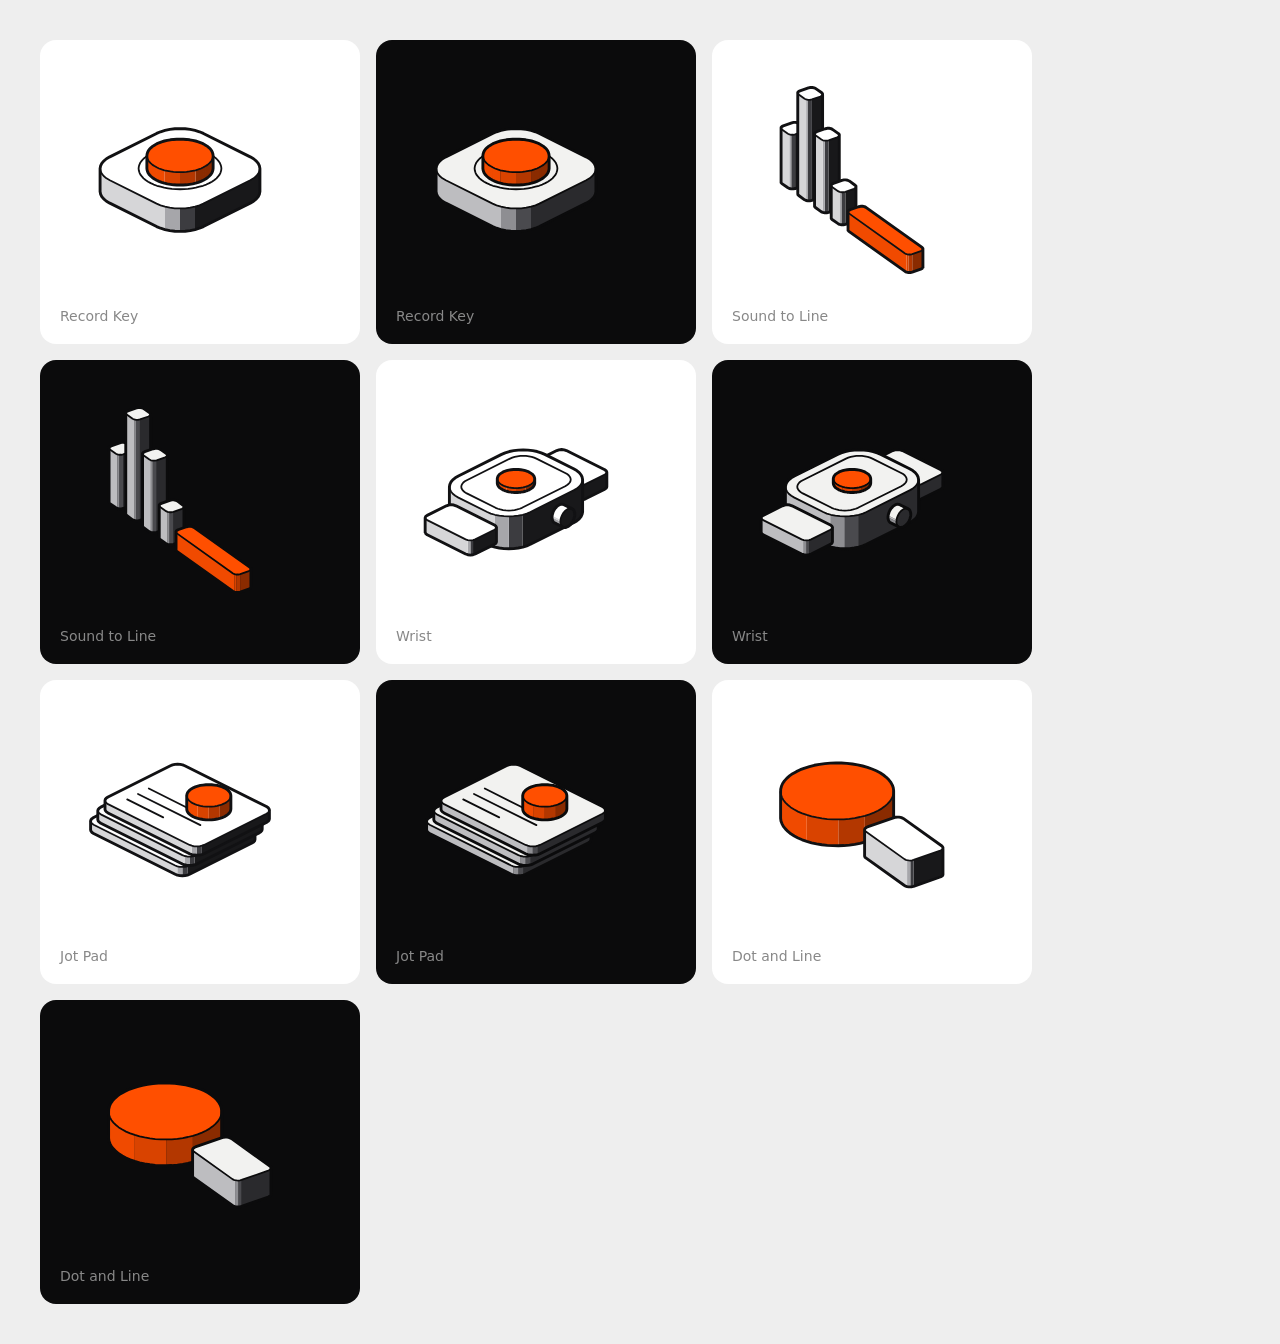
<file: brand/elements/out/sheet.html>
<!doctype html><meta charset="utf-8"><title>Jotto visual elements</title><style>body{margin:0;padding:40px;font:14px system-ui;background:#eee;display:flex;flex-wrap:wrap;gap:16px}figure{margin:0;width:280px;padding:20px;border-radius:16px}figure div svg{width:240px;height:240px;display:block}figcaption{color:#888;padding-top:8px}</style><figure style="background:#FFFFFF"><div><svg xmlns="http://www.w3.org/2000/svg" viewBox="0 0 200 200" width="200" height="200" role="img" aria-label="Jotto: Record Key"><g><path d="M33.4 90.4L33.8 88.3L34.8 86.2L36.4 84.2L38.7 82.3L41.5 80.7L80.5 61.2L83.8 59.8L87.5 58.7L91.5 57.8L95.7 57.3L100 57.2L104.3 57.3L108.5 57.8L112.5 58.7L116.2 59.8L119.5 61.2L158.5 80.7L161.3 82.3L163.6 84.2L165.2 86.2L166.2 88.3L166.6 90.4L166.6 109.6L166.2 111.7L165.2 113.8L163.6 115.8L161.3 117.7L158.5 119.3L119.5 138.8L116.2 140.2L112.5 141.3L108.5 142.2L104.3 142.7L100 142.8L95.7 142.7L91.5 142.2L87.5 141.3L83.8 140.2L80.5 138.8L41.5 119.3L38.7 117.7L36.4 115.8L34.8 113.8L33.8 111.7L33.4 109.6Z" fill="#FFFFFF"/><path d="M166.6 109.6L166.2 111.7L166.2 92.6L166.6 90.4ZM166.2 111.7L165.2 113.8L165.2 94.7L166.2 92.6ZM165.2 113.8L163.6 115.8L163.6 96.7L165.2 94.7ZM163.6 115.8L161.3 117.7L161.3 98.6L163.6 96.7ZM161.3 117.7L158.5 119.3L158.5 100.2L161.3 98.6ZM158.5 119.3L119.5 138.8L119.5 119.7L158.5 100.2ZM119.5 138.8L116.2 140.2L116.2 121.1L119.5 119.7ZM116.2 140.2L112.5 141.3L112.5 122.2L116.2 121.1Z" fill="#18181A"/><path d="M112.5 141.3L108.5 142.2L108.5 123.1L112.5 122.2ZM108.5 142.2L104.3 142.7L104.3 123.6L108.5 123.1ZM104.3 142.7L100 142.8L100 123.7L104.3 123.6Z" fill="#3C3C40"/><path d="M100 142.8L95.7 142.7L95.7 123.6L100 123.7ZM95.7 142.7L91.5 142.2L91.5 123.1L95.7 123.6ZM91.5 142.2L87.5 141.3L87.5 122.2L91.5 123.1Z" fill="#A6A6AA"/><path d="M87.5 141.3L83.8 140.2L83.8 121.1L87.5 122.2ZM83.8 140.2L80.5 138.8L80.5 119.7L83.8 121.1ZM80.5 138.8L41.5 119.3L41.5 100.2L80.5 119.7ZM41.5 119.3L38.7 117.7L38.7 98.6L41.5 100.2ZM38.7 117.7L36.4 115.8L36.4 96.7L38.7 98.6ZM36.4 115.8L34.8 113.8L34.8 94.7L36.4 96.7ZM34.8 113.8L33.8 111.7L33.8 92.6L34.8 94.7ZM33.8 111.7L33.4 109.6L33.4 90.4L33.8 92.6Z" fill="#D6D6D8"/><path d="M158.5 80.7L161.3 82.3L163.6 84.2L165.2 86.2L166.2 88.3L166.6 90.4L166.2 92.6L165.2 94.7L163.6 96.7L161.3 98.6L158.5 100.2L119.5 119.7L116.2 121.1L112.5 122.2L108.5 123.1L104.3 123.6L100 123.7L95.7 123.6L91.5 123.1L87.5 122.2L83.8 121.1L80.5 119.7L41.5 100.2L38.7 98.6L36.4 96.7L34.8 94.7L33.8 92.6L33.4 90.4L33.8 88.3L34.8 86.2L36.4 84.2L38.7 82.3L41.5 80.7L80.5 61.2L83.8 59.8L87.5 58.7L91.5 57.8L95.7 57.3L100 57.2L104.3 57.3L108.5 57.8L112.5 58.7L116.2 59.8L119.5 61.2Z" fill="#FFFFFF"/><path d="M166.6 90.4L166.2 92.6L165.2 94.7L163.6 96.7L161.3 98.6L158.5 100.2L119.5 119.7L116.2 121.1L112.5 122.2L108.5 123.1L104.3 123.6L100 123.7L95.7 123.6L91.5 123.1L87.5 122.2L83.8 121.1L80.5 119.7L41.5 100.2L38.7 98.6L36.4 96.7L34.8 94.7L33.8 92.6L33.4 90.4" fill="none" stroke="#111113" stroke-width="1.5" stroke-linecap="round" stroke-linejoin="round"/><path d="M33.4 90.4L33.8 88.3L34.8 86.2L36.4 84.2L38.7 82.3L41.5 80.7L80.5 61.2L83.8 59.8L87.5 58.7L91.5 57.8L95.7 57.3L100 57.2L104.3 57.3L108.5 57.8L112.5 58.7L116.2 59.8L119.5 61.2L158.5 80.7L161.3 82.3L163.6 84.2L165.2 86.2L166.2 88.3L166.6 90.4M166.6 109.6L166.2 111.7L165.2 113.8L163.6 115.8L161.3 117.7L158.5 119.3L119.5 138.8L116.2 140.2L112.5 141.3L108.5 142.2L104.3 142.7L100 142.8L95.7 142.7L91.5 142.2L87.5 141.3L83.8 140.2L80.5 138.8L41.5 119.3L38.7 117.7L36.4 115.8L34.8 113.8L33.8 111.7L33.4 109.6M166.6 90.4L166.6 109.6M33.4 90.4L33.4 109.6" fill="none" stroke="#111113" stroke-width="2.4" stroke-linecap="round" stroke-linejoin="round"/></g><path d="M124.4 102.6L121.9 103.8L119.2 104.8L116.2 105.6L113.2 106.4L110 106.9L106.7 107.4L103.4 107.6L100 107.7L96.6 107.6L93.3 107.4L90 106.9L86.8 106.4L83.8 105.6L80.8 104.8L78.1 103.8L75.6 102.6L73.4 101.4L71.3 100L69.6 98.6L68.2 97L67 95.5L66.2 93.8L65.7 92.1L65.5 90.4L65.7 88.8L66.2 87.1L67 85.4L68.2 83.9L69.6 82.3L71.3 80.9L73.4 79.5L75.6 78.3L78.1 77.1L80.8 76.1L83.8 75.2L86.8 74.5L90 74L93.3 73.5L96.6 73.3L100 73.2L103.4 73.3L106.7 73.5L110 74L113.2 74.5L116.2 75.2L119.2 76.1L121.9 77.1L124.4 78.3L126.6 79.5L128.7 80.9L130.4 82.3L131.8 83.9L133 85.4L133.8 87.1L134.3 88.8L134.5 90.4L134.3 92.1L133.8 93.8L133 95.5L131.8 97L130.4 98.6L128.7 100L126.6 101.4Z" fill="none" stroke="#111113" stroke-width="1.5" stroke-linecap="round" stroke-linejoin="round"/><g><path d="M72.4 79.7L72.6 78.3L73 77L73.6 75.7L74.5 74.4L75.7 73.2L77.1 72L78.7 71L80.5 69.9L82.5 69L84.7 68.2L87 67.5L89.4 67L92 66.5L94.6 66.2L97.3 66L100 65.9L102.7 66L105.4 66.2L108 66.5L110.6 67L113 67.5L115.3 68.2L117.5 69L119.5 69.9L121.3 71L122.9 72L124.3 73.2L125.5 74.4L126.4 75.7L127 77L127.4 78.3L127.6 79.7L127.6 90.4L127.4 91.8L127 93.1L126.4 94.4L125.5 95.7L124.3 96.9L122.9 98.1L121.3 99.2L119.5 100.2L117.5 101.1L115.3 101.9L113 102.6L110.6 103.2L108 103.6L105.4 104L102.7 104.2L100 104.2L97.3 104.2L94.6 104L92 103.6L89.4 103.2L87 102.6L84.7 101.9L82.5 101.1L80.5 100.2L78.7 99.2L77.1 98.1L75.7 96.9L74.5 95.7L73.6 94.4L73 93.1L72.6 91.8L72.4 90.4Z" fill="#FFFFFF"/><path d="M119.5 100.2L117.5 101.1L117.5 90.4L119.5 89.4ZM117.5 101.1L115.3 101.9L115.3 91.2L117.5 90.4ZM115.3 101.9L113 102.6L113 91.9L115.3 91.2ZM127.6 90.4L127.4 91.8L127.4 81.1L127.6 79.7ZM127.4 91.8L127 93.1L127 82.4L127.4 81.1ZM127 93.1L126.4 94.4L126.4 83.7L127 82.4ZM126.4 94.4L125.5 95.7L125.5 85L126.4 83.7ZM125.5 95.7L124.3 96.9L124.3 86.2L125.5 85ZM124.3 96.9L122.9 98.1L122.9 87.4L124.3 86.2ZM122.9 98.1L121.3 99.2L121.3 88.4L122.9 87.4ZM121.3 99.2L119.5 100.2L119.5 89.4L121.3 88.4Z" fill="#8A2B00"/><path d="M113 102.6L110.6 103.2L110.6 92.4L113 91.9ZM110.6 103.2L108 103.6L108 92.9L110.6 92.4ZM108 103.6L105.4 104L105.4 93.2L108 92.9ZM105.4 104L102.7 104.2L102.7 93.4L105.4 93.2ZM102.7 104.2L100 104.2L100 93.5L102.7 93.4Z" fill="#B33700"/><path d="M100 104.2L97.3 104.2L97.3 93.4L100 93.5ZM97.3 104.2L94.6 104L94.6 93.2L97.3 93.4ZM94.6 104L92 103.6L92 92.9L94.6 93.2ZM92 103.6L89.4 103.2L89.4 92.4L92 92.9ZM89.4 103.2L87 102.6L87 91.9L89.4 92.4Z" fill="#D94300"/><path d="M87 102.6L84.7 101.9L84.7 91.2L87 91.9ZM84.7 101.9L82.5 101.1L82.5 90.4L84.7 91.2ZM82.5 101.1L80.5 100.2L80.5 89.4L82.5 90.4ZM80.5 100.2L78.7 99.2L78.7 88.4L80.5 89.4ZM78.7 99.2L77.1 98.1L77.1 87.4L78.7 88.4ZM77.1 98.1L75.7 96.9L75.7 86.2L77.1 87.4ZM75.7 96.9L74.5 95.7L74.5 85L75.7 86.2ZM74.5 95.7L73.6 94.4L73.6 83.7L74.5 85ZM73.6 94.4L73 93.1L73 82.4L73.6 83.7ZM73 93.1L72.6 91.8L72.6 81.1L73 82.4ZM72.6 91.8L72.4 90.4L72.4 79.7L72.6 81.1Z" fill="#F04A00"/><path d="M119.5 89.4L117.5 90.4L115.3 91.2L113 91.9L110.6 92.4L108 92.9L105.4 93.2L102.7 93.4L100 93.5L97.3 93.4L94.6 93.2L92 92.9L89.4 92.4L87 91.9L84.7 91.2L82.5 90.4L80.5 89.4L78.7 88.4L77.1 87.4L75.7 86.2L74.5 85L73.6 83.7L73 82.4L72.6 81.1L72.4 79.7L72.6 78.3L73 77L73.6 75.7L74.5 74.4L75.7 73.2L77.1 72L78.7 71L80.5 69.9L82.5 69L84.7 68.2L87 67.5L89.4 67L92 66.5L94.6 66.2L97.3 66L100 65.9L102.7 66L105.4 66.2L108 66.5L110.6 67L113 67.5L115.3 68.2L117.5 69L119.5 69.9L121.3 71L122.9 72L124.3 73.2L125.5 74.4L126.4 75.7L127 77L127.4 78.3L127.6 79.7L127.4 81.1L127 82.4L126.4 83.7L125.5 85L124.3 86.2L122.9 87.4L121.3 88.4Z" fill="#FF4F00"/><path d="M127.6 79.7L127.4 81.1L127 82.4L126.4 83.7L125.5 85L124.3 86.2L122.9 87.4L121.3 88.4L119.5 89.4L117.5 90.4L115.3 91.2L113 91.9L110.6 92.4L108 92.9L105.4 93.2L102.7 93.4L100 93.5L97.3 93.4L94.6 93.2L92 92.9L89.4 92.4L87 91.9L84.7 91.2L82.5 90.4L80.5 89.4L78.7 88.4L77.1 87.4L75.7 86.2L74.5 85L73.6 83.7L73 82.4L72.6 81.1L72.4 79.7" fill="none" stroke="#111113" stroke-width="1.5" stroke-linecap="round" stroke-linejoin="round"/><path d="M72.4 79.7L72.6 78.3L73 77L73.6 75.7L74.5 74.4L75.7 73.2L77.1 72L78.7 71L80.5 69.9L82.5 69L84.7 68.2L87 67.5L89.4 67L92 66.5L94.6 66.2L97.3 66L100 65.9L102.7 66L105.4 66.2L108 66.5L110.6 67L113 67.5L115.3 68.2L117.5 69L119.5 69.9L121.3 71L122.9 72L124.3 73.2L125.5 74.4L126.4 75.7L127 77L127.4 78.3L127.6 79.7M127.6 90.4L127.4 91.8L127 93.1L126.4 94.4L125.5 95.7L124.3 96.9L122.9 98.1L121.3 99.2L119.5 100.2L117.5 101.1L115.3 101.9L113 102.6L110.6 103.2L108 103.6L105.4 104L102.7 104.2L100 104.2L97.3 104.2L94.6 104L92 103.6L89.4 103.2L87 102.6L84.7 101.9L82.5 101.1L80.5 100.2L78.7 99.2L77.1 98.1L75.7 96.9L74.5 95.7L73.6 94.4L73 93.1L72.6 91.8L72.4 90.4M72.4 79.7L72.4 90.4M127.6 79.7L127.6 90.4" fill="none" stroke="#111113" stroke-width="2.4" stroke-linecap="round" stroke-linejoin="round"/></g></svg></div><figcaption>Record Key</figcaption></figure><figure style="background:#0B0B0C"><div><svg xmlns="http://www.w3.org/2000/svg" viewBox="0 0 200 200" width="200" height="200" role="img" aria-label="Jotto: Record Key"><g><path d="M33.4 90.4L33.8 88.3L34.8 86.2L36.4 84.2L38.7 82.3L41.5 80.7L80.5 61.2L83.8 59.8L87.5 58.7L91.5 57.8L95.7 57.3L100 57.2L104.3 57.3L108.5 57.8L112.5 58.7L116.2 59.8L119.5 61.2L158.5 80.7L161.3 82.3L163.6 84.2L165.2 86.2L166.2 88.3L166.6 90.4L166.6 109.6L166.2 111.7L165.2 113.8L163.6 115.8L161.3 117.7L158.5 119.3L119.5 138.8L116.2 140.2L112.5 141.3L108.5 142.2L104.3 142.7L100 142.8L95.7 142.7L91.5 142.2L87.5 141.3L83.8 140.2L80.5 138.8L41.5 119.3L38.7 117.7L36.4 115.8L34.8 113.8L33.8 111.7L33.4 109.6Z" fill="#0B0B0C"/><path d="M166.6 109.6L166.2 111.7L166.2 92.6L166.6 90.4ZM166.2 111.7L165.2 113.8L165.2 94.7L166.2 92.6ZM165.2 113.8L163.6 115.8L163.6 96.7L165.2 94.7ZM163.6 115.8L161.3 117.7L161.3 98.6L163.6 96.7ZM161.3 117.7L158.5 119.3L158.5 100.2L161.3 98.6ZM158.5 119.3L119.5 138.8L119.5 119.7L158.5 100.2ZM119.5 138.8L116.2 140.2L116.2 121.1L119.5 119.7ZM116.2 140.2L112.5 141.3L112.5 122.2L116.2 121.1Z" fill="#2A2A2D"/><path d="M112.5 141.3L108.5 142.2L108.5 123.1L112.5 122.2ZM108.5 142.2L104.3 142.7L104.3 123.6L108.5 123.1ZM104.3 142.7L100 142.8L100 123.7L104.3 123.6Z" fill="#4A4A4E"/><path d="M100 142.8L95.7 142.7L95.7 123.6L100 123.7ZM95.7 142.7L91.5 142.2L91.5 123.1L95.7 123.6ZM91.5 142.2L87.5 141.3L87.5 122.2L91.5 123.1Z" fill="#8E8E92"/><path d="M87.5 141.3L83.8 140.2L83.8 121.1L87.5 122.2ZM83.8 140.2L80.5 138.8L80.5 119.7L83.8 121.1ZM80.5 138.8L41.5 119.3L41.5 100.2L80.5 119.7ZM41.5 119.3L38.7 117.7L38.7 98.6L41.5 100.2ZM38.7 117.7L36.4 115.8L36.4 96.7L38.7 98.6ZM36.4 115.8L34.8 113.8L34.8 94.7L36.4 96.7ZM34.8 113.8L33.8 111.7L33.8 92.6L34.8 94.7ZM33.8 111.7L33.4 109.6L33.4 90.4L33.8 92.6Z" fill="#BDBDC0"/><path d="M158.5 80.7L161.3 82.3L163.6 84.2L165.2 86.2L166.2 88.3L166.6 90.4L166.2 92.6L165.2 94.7L163.6 96.7L161.3 98.6L158.5 100.2L119.5 119.7L116.2 121.1L112.5 122.2L108.5 123.1L104.3 123.6L100 123.7L95.7 123.6L91.5 123.1L87.5 122.2L83.8 121.1L80.5 119.7L41.5 100.2L38.7 98.6L36.4 96.7L34.8 94.7L33.8 92.6L33.4 90.4L33.8 88.3L34.8 86.2L36.4 84.2L38.7 82.3L41.5 80.7L80.5 61.2L83.8 59.8L87.5 58.7L91.5 57.8L95.7 57.3L100 57.2L104.3 57.3L108.5 57.8L112.5 58.7L116.2 59.8L119.5 61.2Z" fill="#F2F2F0"/><path d="M166.6 90.4L166.2 92.6L165.2 94.7L163.6 96.7L161.3 98.6L158.5 100.2L119.5 119.7L116.2 121.1L112.5 122.2L108.5 123.1L104.3 123.6L100 123.7L95.7 123.6L91.5 123.1L87.5 122.2L83.8 121.1L80.5 119.7L41.5 100.2L38.7 98.6L36.4 96.7L34.8 94.7L33.8 92.6L33.4 90.4" fill="none" stroke="#0B0B0C" stroke-width="1.5" stroke-linecap="round" stroke-linejoin="round"/><path d="M33.4 90.4L33.8 88.3L34.8 86.2L36.4 84.2L38.7 82.3L41.5 80.7L80.5 61.2L83.8 59.8L87.5 58.7L91.5 57.8L95.7 57.3L100 57.2L104.3 57.3L108.5 57.8L112.5 58.7L116.2 59.8L119.5 61.2L158.5 80.7L161.3 82.3L163.6 84.2L165.2 86.2L166.2 88.3L166.6 90.4M166.6 109.6L166.2 111.7L165.2 113.8L163.6 115.8L161.3 117.7L158.5 119.3L119.5 138.8L116.2 140.2L112.5 141.3L108.5 142.2L104.3 142.7L100 142.8L95.7 142.7L91.5 142.2L87.5 141.3L83.8 140.2L80.5 138.8L41.5 119.3L38.7 117.7L36.4 115.8L34.8 113.8L33.8 111.7L33.4 109.6M166.6 90.4L166.6 109.6M33.4 90.4L33.4 109.6" fill="none" stroke="#0B0B0C" stroke-width="2.4" stroke-linecap="round" stroke-linejoin="round"/></g><path d="M124.4 102.6L121.9 103.8L119.2 104.8L116.2 105.6L113.2 106.4L110 106.9L106.7 107.4L103.4 107.6L100 107.7L96.6 107.6L93.3 107.4L90 106.9L86.8 106.4L83.8 105.6L80.8 104.8L78.1 103.8L75.6 102.6L73.4 101.4L71.3 100L69.6 98.6L68.2 97L67 95.5L66.2 93.8L65.7 92.1L65.5 90.4L65.7 88.8L66.2 87.1L67 85.4L68.2 83.9L69.6 82.3L71.3 80.9L73.4 79.5L75.6 78.3L78.1 77.1L80.8 76.1L83.8 75.2L86.8 74.5L90 74L93.3 73.5L96.6 73.3L100 73.2L103.4 73.3L106.7 73.5L110 74L113.2 74.5L116.2 75.2L119.2 76.1L121.9 77.1L124.4 78.3L126.6 79.5L128.7 80.9L130.4 82.3L131.8 83.9L133 85.4L133.8 87.1L134.3 88.8L134.5 90.4L134.3 92.1L133.8 93.8L133 95.5L131.8 97L130.4 98.6L128.7 100L126.6 101.4Z" fill="none" stroke="#0B0B0C" stroke-width="1.5" stroke-linecap="round" stroke-linejoin="round"/><g><path d="M72.4 79.7L72.6 78.3L73 77L73.6 75.7L74.5 74.4L75.7 73.2L77.1 72L78.7 71L80.5 69.9L82.5 69L84.7 68.2L87 67.5L89.4 67L92 66.5L94.6 66.2L97.3 66L100 65.9L102.7 66L105.4 66.2L108 66.5L110.6 67L113 67.5L115.3 68.2L117.5 69L119.5 69.9L121.3 71L122.9 72L124.3 73.2L125.5 74.4L126.4 75.7L127 77L127.4 78.3L127.6 79.7L127.6 90.4L127.4 91.8L127 93.1L126.4 94.4L125.5 95.7L124.3 96.9L122.9 98.1L121.3 99.2L119.5 100.2L117.5 101.1L115.3 101.9L113 102.6L110.6 103.2L108 103.6L105.4 104L102.7 104.2L100 104.2L97.3 104.2L94.6 104L92 103.6L89.4 103.2L87 102.6L84.7 101.9L82.5 101.1L80.5 100.2L78.7 99.2L77.1 98.1L75.7 96.9L74.5 95.7L73.6 94.4L73 93.1L72.6 91.8L72.4 90.4Z" fill="#0B0B0C"/><path d="M119.5 100.2L117.5 101.1L117.5 90.4L119.5 89.4ZM117.5 101.1L115.3 101.9L115.3 91.2L117.5 90.4ZM115.3 101.9L113 102.6L113 91.9L115.3 91.2ZM127.6 90.4L127.4 91.8L127.4 81.1L127.6 79.7ZM127.4 91.8L127 93.1L127 82.4L127.4 81.1ZM127 93.1L126.4 94.4L126.4 83.7L127 82.4ZM126.4 94.4L125.5 95.7L125.5 85L126.4 83.7ZM125.5 95.7L124.3 96.9L124.3 86.2L125.5 85ZM124.3 96.9L122.9 98.1L122.9 87.4L124.3 86.2ZM122.9 98.1L121.3 99.2L121.3 88.4L122.9 87.4ZM121.3 99.2L119.5 100.2L119.5 89.4L121.3 88.4Z" fill="#8A2B00"/><path d="M113 102.6L110.6 103.2L110.6 92.4L113 91.9ZM110.6 103.2L108 103.6L108 92.9L110.6 92.4ZM108 103.6L105.4 104L105.4 93.2L108 92.9ZM105.4 104L102.7 104.2L102.7 93.4L105.4 93.2ZM102.7 104.2L100 104.2L100 93.5L102.7 93.4Z" fill="#B33700"/><path d="M100 104.2L97.3 104.2L97.3 93.4L100 93.5ZM97.3 104.2L94.6 104L94.6 93.2L97.3 93.4ZM94.6 104L92 103.6L92 92.9L94.6 93.2ZM92 103.6L89.4 103.2L89.4 92.4L92 92.9ZM89.4 103.2L87 102.6L87 91.9L89.4 92.4Z" fill="#D94300"/><path d="M87 102.6L84.7 101.9L84.7 91.2L87 91.9ZM84.7 101.9L82.5 101.1L82.5 90.4L84.7 91.2ZM82.5 101.1L80.5 100.2L80.5 89.4L82.5 90.4ZM80.5 100.2L78.7 99.2L78.7 88.4L80.5 89.4ZM78.7 99.2L77.1 98.1L77.1 87.4L78.7 88.4ZM77.1 98.1L75.7 96.9L75.7 86.2L77.1 87.4ZM75.7 96.9L74.5 95.7L74.5 85L75.7 86.2ZM74.5 95.7L73.6 94.4L73.6 83.7L74.5 85ZM73.6 94.4L73 93.1L73 82.4L73.6 83.7ZM73 93.1L72.6 91.8L72.6 81.1L73 82.4ZM72.6 91.8L72.4 90.4L72.4 79.7L72.6 81.1Z" fill="#F04A00"/><path d="M119.5 89.4L117.5 90.4L115.3 91.2L113 91.9L110.6 92.4L108 92.9L105.4 93.2L102.7 93.4L100 93.5L97.3 93.4L94.6 93.2L92 92.9L89.4 92.4L87 91.9L84.7 91.2L82.5 90.4L80.5 89.4L78.7 88.4L77.1 87.4L75.7 86.2L74.5 85L73.6 83.7L73 82.4L72.6 81.1L72.4 79.7L72.6 78.3L73 77L73.6 75.7L74.5 74.4L75.7 73.2L77.1 72L78.7 71L80.5 69.9L82.5 69L84.7 68.2L87 67.5L89.4 67L92 66.5L94.6 66.2L97.3 66L100 65.9L102.7 66L105.4 66.2L108 66.5L110.6 67L113 67.5L115.3 68.2L117.5 69L119.5 69.9L121.3 71L122.9 72L124.3 73.2L125.5 74.4L126.4 75.7L127 77L127.4 78.3L127.6 79.7L127.4 81.1L127 82.4L126.4 83.7L125.5 85L124.3 86.2L122.9 87.4L121.3 88.4Z" fill="#FF4F00"/><path d="M127.6 79.7L127.4 81.1L127 82.4L126.4 83.7L125.5 85L124.3 86.2L122.9 87.4L121.3 88.4L119.5 89.4L117.5 90.4L115.3 91.2L113 91.9L110.6 92.4L108 92.9L105.4 93.2L102.7 93.4L100 93.5L97.3 93.4L94.6 93.2L92 92.9L89.4 92.4L87 91.9L84.7 91.2L82.5 90.4L80.5 89.4L78.7 88.4L77.1 87.4L75.7 86.2L74.5 85L73.6 83.7L73 82.4L72.6 81.1L72.4 79.7" fill="none" stroke="#0B0B0C" stroke-width="1.5" stroke-linecap="round" stroke-linejoin="round"/><path d="M72.4 79.7L72.6 78.3L73 77L73.6 75.7L74.5 74.4L75.7 73.2L77.1 72L78.7 71L80.5 69.9L82.5 69L84.7 68.2L87 67.5L89.4 67L92 66.5L94.6 66.2L97.3 66L100 65.9L102.7 66L105.4 66.2L108 66.5L110.6 67L113 67.5L115.3 68.2L117.5 69L119.5 69.9L121.3 71L122.9 72L124.3 73.2L125.5 74.4L126.4 75.7L127 77L127.4 78.3L127.6 79.7M127.6 90.4L127.4 91.8L127 93.1L126.4 94.4L125.5 95.7L124.3 96.9L122.9 98.1L121.3 99.2L119.5 100.2L117.5 101.1L115.3 101.9L113 102.6L110.6 103.2L108 103.6L105.4 104L102.7 104.2L100 104.2L97.3 104.2L94.6 104L92 103.6L89.4 103.2L87 102.6L84.7 101.9L82.5 101.1L80.5 100.2L78.7 99.2L77.1 98.1L75.7 96.9L74.5 95.7L73.6 94.4L73 93.1L72.6 91.8L72.4 90.4M72.4 79.7L72.4 90.4M127.6 79.7L127.6 90.4" fill="none" stroke="#0B0B0C" stroke-width="2.4" stroke-linecap="round" stroke-linejoin="round"/></g></svg></div><figcaption>Record Key</figcaption></figure><figure style="background:#FFFFFF"><div><svg xmlns="http://www.w3.org/2000/svg" viewBox="0 0 200 200" width="200" height="200" role="img" aria-label="Jotto: Sound to Line"><g><path d="M40.9 56.3L41.5 55.5L42.7 54.9L49.8 52.4L51.3 52L53 52L54.6 52.3L55.8 52.9L60.8 56.5L61.5 57.2L61.5 58.1L61.5 103.2L60.9 104L59.7 104.6L52.6 107.1L51.1 107.4L49.4 107.4L47.8 107.1L46.6 106.5L41.6 103L40.9 102.2L40.9 101.4Z" fill="#FFFFFF"/><path d="M61.5 103.2L60.9 104L60.9 58.9L61.5 58.1ZM60.9 104L59.7 104.6L59.7 59.5L60.9 58.9ZM59.7 104.6L52.6 107.1L52.6 62L59.7 59.5Z" fill="#18181A"/><path d="M52.6 107.1L51.1 107.4L51.1 62.3L52.6 62ZM51.1 107.4L49.4 107.4L49.4 62.3L51.1 62.3Z" fill="#3C3C40"/><path d="M49.4 107.4L47.8 107.1L47.8 62L49.4 62.3Z" fill="#A6A6AA"/><path d="M47.8 107.1L46.6 106.5L46.6 61.4L47.8 62ZM46.6 106.5L41.6 103L41.6 57.9L46.6 61.4ZM41.6 103L40.9 102.2L40.9 57.1L41.6 57.9ZM40.9 102.2L40.9 101.4L40.9 56.3L40.9 57.1Z" fill="#D6D6D8"/><path d="M60.8 56.5L61.5 57.2L61.5 58.1L60.9 58.9L59.7 59.5L52.6 62L51.1 62.3L49.4 62.3L47.8 62L46.6 61.4L41.6 57.9L40.9 57.1L40.9 56.3L41.5 55.5L42.7 54.9L49.8 52.4L51.3 52L53 52L54.6 52.3L55.8 52.9Z" fill="#FFFFFF"/><path d="M61.5 58.1L60.9 58.9L59.7 59.5L52.6 62L51.1 62.3L49.4 62.3L47.8 62L46.6 61.4L41.6 57.9L40.9 57.1L40.9 56.3" fill="none" stroke="#111113" stroke-width="1.5" stroke-linecap="round" stroke-linejoin="round"/><path d="M40.9 56.3L41.5 55.5L42.7 54.9L49.8 52.4L51.3 52L53 52L54.6 52.3L55.8 52.9L60.8 56.5L61.5 57.2L61.5 58.1M61.5 103.2L60.9 104L59.7 104.6L52.6 107.1L51.1 107.4L49.4 107.4L47.8 107.1L46.6 106.5L41.6 103L40.9 102.2L40.9 101.4M61.5 58.1L61.5 103.2M40.9 56.3L40.9 101.4" fill="none" stroke="#111113" stroke-width="2.4" stroke-linecap="round" stroke-linejoin="round"/></g><g><path d="M54.8 27.1L55.4 26.3L56.6 25.7L63.7 23.2L65.3 22.9L67 22.9L68.5 23.2L69.8 23.8L74.8 27.3L75.4 28.1L75.5 29L75.5 113.1L74.9 113.9L73.7 114.5L66.6 117L65 117.4L63.3 117.4L61.8 117.1L60.5 116.5L55.6 112.9L54.9 112.2L54.8 111.3Z" fill="#FFFFFF"/><path d="M75.5 113.1L74.9 113.9L74.9 29.7L75.5 29ZM74.9 113.9L73.7 114.5L73.7 30.4L74.9 29.7ZM73.7 114.5L66.6 117L66.6 32.8L73.7 30.4Z" fill="#18181A"/><path d="M66.6 117L65 117.4L65 33.2L66.6 32.8ZM65 117.4L63.3 117.4L63.3 33.2L65 33.2Z" fill="#3C3C40"/><path d="M63.3 117.4L61.8 117.1L61.8 32.9L63.3 33.2Z" fill="#A6A6AA"/><path d="M61.8 117.1L60.5 116.5L60.5 32.3L61.8 32.9ZM60.5 116.5L55.6 112.9L55.6 28.8L60.5 32.3ZM55.6 112.9L54.9 112.2L54.9 28L55.6 28.8ZM54.9 112.2L54.8 111.3L54.8 27.1L54.9 28Z" fill="#D6D6D8"/><path d="M74.8 27.3L75.4 28.1L75.5 29L74.9 29.7L73.7 30.4L66.6 32.8L65 33.2L63.3 33.2L61.8 32.9L60.5 32.3L55.6 28.8L54.9 28L54.8 27.1L55.4 26.3L56.6 25.7L63.7 23.2L65.3 22.9L67 22.9L68.5 23.2L69.8 23.8Z" fill="#FFFFFF"/><path d="M75.5 29L74.9 29.7L73.7 30.4L66.6 32.8L65 33.2L63.3 33.2L61.8 32.9L60.5 32.3L55.6 28.8L54.9 28L54.8 27.1" fill="none" stroke="#111113" stroke-width="1.5" stroke-linecap="round" stroke-linejoin="round"/><path d="M54.8 27.1L55.4 26.3L56.6 25.7L63.7 23.2L65.3 22.9L67 22.9L68.5 23.2L69.8 23.8L74.8 27.3L75.4 28.1L75.5 29M75.5 113.1L74.9 113.9L73.7 114.5L66.6 117L65 117.4L63.3 117.4L61.8 117.1L60.5 116.5L55.6 112.9L54.9 112.2L54.8 111.3M75.5 29L75.5 113.1M54.8 27.1L54.8 111.3" fill="none" stroke="#111113" stroke-width="2.4" stroke-linecap="round" stroke-linejoin="round"/></g><g><path d="M68.8 61.1L69.4 60.4L70.6 59.7L77.7 57.3L79.2 56.9L80.9 56.9L82.5 57.2L83.7 57.8L88.7 61.3L89.4 62.1L89.4 63L89.4 123.1L88.8 123.9L87.6 124.5L80.5 127L79 127.3L77.3 127.3L75.7 127L74.5 126.5L69.5 122.9L68.8 122.1L68.8 121.3Z" fill="#FFFFFF"/><path d="M89.4 123.1L88.8 123.9L88.8 63.8L89.4 63ZM88.8 123.9L87.6 124.5L87.6 64.4L88.8 63.8ZM87.6 124.5L80.5 127L80.5 66.9L87.6 64.4Z" fill="#18181A"/><path d="M80.5 127L79 127.3L79 67.2L80.5 66.9ZM79 127.3L77.3 127.3L77.3 67.2L79 67.2Z" fill="#3C3C40"/><path d="M77.3 127.3L75.7 127L75.7 66.9L77.3 67.2Z" fill="#A6A6AA"/><path d="M75.7 127L74.5 126.5L74.5 66.3L75.7 66.9ZM74.5 126.5L69.5 122.9L69.5 62.8L74.5 66.3ZM69.5 122.9L68.8 122.1L68.8 62L69.5 62.8ZM68.8 122.1L68.8 121.3L68.8 61.1L68.8 62Z" fill="#D6D6D8"/><path d="M88.7 61.3L89.4 62.1L89.4 63L88.8 63.8L87.6 64.4L80.5 66.9L79 67.2L77.3 67.2L75.7 66.9L74.5 66.3L69.5 62.8L68.8 62L68.8 61.1L69.4 60.4L70.6 59.7L77.7 57.3L79.2 56.9L80.9 56.9L82.5 57.2L83.7 57.8Z" fill="#FFFFFF"/><path d="M89.4 63L88.8 63.8L87.6 64.4L80.5 66.9L79 67.2L77.3 67.2L75.7 66.9L74.5 66.3L69.5 62.8L68.8 62L68.8 61.1" fill="none" stroke="#111113" stroke-width="1.5" stroke-linecap="round" stroke-linejoin="round"/><path d="M68.8 61.1L69.4 60.4L70.6 59.7L77.7 57.3L79.2 56.9L80.9 56.9L82.5 57.2L83.7 57.8L88.7 61.3L89.4 62.1L89.4 63M89.4 123.1L88.8 123.9L87.6 124.5L80.5 127L79 127.3L77.3 127.3L75.7 127L74.5 126.5L69.5 122.9L68.8 122.1L68.8 121.3M89.4 63L89.4 123.1M68.8 61.1L68.8 121.3" fill="none" stroke="#111113" stroke-width="2.4" stroke-linecap="round" stroke-linejoin="round"/></g><g><path d="M82.7 104.2L83.3 103.4L84.5 102.8L91.6 100.3L93.2 99.9L94.8 99.9L96.4 100.2L97.7 100.8L102.6 104.4L103.3 105.1L103.3 106L103.3 133L102.7 133.8L101.6 134.5L94.5 136.9L92.9 137.3L91.2 137.3L89.6 137L88.4 136.4L83.4 132.9L82.7 132.1L82.7 131.2Z" fill="#FFFFFF"/><path d="M103.3 133L102.7 133.8L102.7 106.8L103.3 106ZM102.7 133.8L101.6 134.5L101.6 107.4L102.7 106.8ZM101.6 134.5L94.5 136.9L94.5 109.9L101.6 107.4Z" fill="#18181A"/><path d="M94.5 136.9L92.9 137.3L92.9 110.2L94.5 109.9ZM92.9 137.3L91.2 137.3L91.2 110.2L92.9 110.2Z" fill="#3C3C40"/><path d="M91.2 137.3L89.6 137L89.6 109.9L91.2 110.2Z" fill="#A6A6AA"/><path d="M89.6 137L88.4 136.4L88.4 109.3L89.6 109.9ZM88.4 136.4L83.4 132.9L83.4 105.8L88.4 109.3ZM83.4 132.9L82.7 132.1L82.7 105L83.4 105.8ZM82.7 132.1L82.7 131.2L82.7 104.2L82.7 105Z" fill="#D6D6D8"/><path d="M102.6 104.4L103.3 105.1L103.3 106L102.7 106.8L101.6 107.4L94.5 109.9L92.9 110.2L91.2 110.2L89.6 109.9L88.4 109.3L83.4 105.8L82.7 105L82.7 104.2L83.3 103.4L84.5 102.8L91.6 100.3L93.2 99.9L94.8 99.9L96.4 100.2L97.7 100.8Z" fill="#FFFFFF"/><path d="M103.3 106L102.7 106.8L101.6 107.4L94.5 109.9L92.9 110.2L91.2 110.2L89.6 109.9L88.4 109.3L83.4 105.8L82.7 105L82.7 104.2" fill="none" stroke="#111113" stroke-width="1.5" stroke-linecap="round" stroke-linejoin="round"/><path d="M82.7 104.2L83.3 103.4L84.5 102.8L91.6 100.3L93.2 99.9L94.8 99.9L96.4 100.2L97.7 100.8L102.6 104.4L103.3 105.1L103.3 106M103.3 133L102.7 133.8L101.6 134.5L94.5 136.9L92.9 137.3L91.2 137.3L89.6 137L88.4 136.4L83.4 132.9L82.7 132.1L82.7 131.2M103.3 106L103.3 133M82.7 104.2L82.7 131.2" fill="none" stroke="#111113" stroke-width="2.4" stroke-linecap="round" stroke-linejoin="round"/></g><g><path d="M96.7 126.2L97.3 125.4L98.4 124.8L105.5 122.3L107.1 121.9L108.8 121.9L110.4 122.2L111.6 122.8L158.4 156.2L159.1 157L159.1 157.8L159.1 172.9L158.5 173.7L157.3 174.3L150.2 176.8L148.7 177.1L147 177.1L145.4 176.8L144.2 176.2L97.4 142.8L96.7 142L96.7 141.2Z" fill="#FFFFFF"/><path d="M159.1 172.9L158.5 173.7L158.5 158.6L159.1 157.8ZM158.5 173.7L157.3 174.3L157.3 159.2L158.5 158.6ZM157.3 174.3L150.2 176.8L150.2 161.7L157.3 159.2Z" fill="#8A2B00"/><path d="M150.2 176.8L148.7 177.1L148.7 162.1L150.2 161.7ZM148.7 177.1L147 177.1L147 162.1L148.7 162.1Z" fill="#B33700"/><path d="M147 177.1L145.4 176.8L145.4 161.8L147 162.1Z" fill="#D94300"/><path d="M145.4 176.8L144.2 176.2L144.2 161.2L145.4 161.8ZM144.2 176.2L97.4 142.8L97.4 127.8L144.2 161.2ZM97.4 142.8L96.7 142L96.7 127L97.4 127.8ZM96.7 142L96.7 141.2L96.7 126.2L96.7 127Z" fill="#F04A00"/><path d="M158.4 156.2L159.1 157L159.1 157.8L158.5 158.6L157.3 159.2L150.2 161.7L148.7 162.1L147 162.1L145.4 161.8L144.2 161.2L97.4 127.8L96.7 127L96.7 126.2L97.3 125.4L98.4 124.8L105.5 122.3L107.1 121.9L108.8 121.9L110.4 122.2L111.6 122.8Z" fill="#FF4F00"/><path d="M159.1 157.8L158.5 158.6L157.3 159.2L150.2 161.7L148.7 162.1L147 162.1L145.4 161.8L144.2 161.2L97.4 127.8L96.7 127L96.7 126.2" fill="none" stroke="#111113" stroke-width="1.5" stroke-linecap="round" stroke-linejoin="round"/><path d="M96.7 126.2L97.3 125.4L98.4 124.8L105.5 122.3L107.1 121.9L108.8 121.9L110.4 122.2L111.6 122.8L158.4 156.2L159.1 157L159.1 157.8M159.1 172.9L158.5 173.7L157.3 174.3L150.2 176.8L148.7 177.1L147 177.1L145.4 176.8L144.2 176.2L97.4 142.8L96.7 142L96.7 141.2M159.1 157.8L159.1 172.9M96.7 126.2L96.7 141.2" fill="none" stroke="#111113" stroke-width="2.4" stroke-linecap="round" stroke-linejoin="round"/></g></svg></div><figcaption>Sound to Line</figcaption></figure><figure style="background:#0B0B0C"><div><svg xmlns="http://www.w3.org/2000/svg" viewBox="0 0 200 200" width="200" height="200" role="img" aria-label="Jotto: Sound to Line"><g><path d="M40.9 56.3L41.5 55.5L42.7 54.9L49.8 52.4L51.3 52L53 52L54.6 52.3L55.8 52.9L60.8 56.5L61.5 57.2L61.5 58.1L61.5 103.2L60.9 104L59.7 104.6L52.6 107.1L51.1 107.4L49.4 107.4L47.8 107.1L46.6 106.5L41.6 103L40.9 102.2L40.9 101.4Z" fill="#0B0B0C"/><path d="M61.5 103.2L60.9 104L60.9 58.9L61.5 58.1ZM60.9 104L59.7 104.6L59.7 59.5L60.9 58.9ZM59.7 104.6L52.6 107.1L52.6 62L59.7 59.5Z" fill="#2A2A2D"/><path d="M52.6 107.1L51.1 107.4L51.1 62.3L52.6 62ZM51.1 107.4L49.4 107.4L49.4 62.3L51.1 62.3Z" fill="#4A4A4E"/><path d="M49.4 107.4L47.8 107.1L47.8 62L49.4 62.3Z" fill="#8E8E92"/><path d="M47.8 107.1L46.6 106.5L46.6 61.4L47.8 62ZM46.6 106.5L41.6 103L41.6 57.9L46.6 61.4ZM41.6 103L40.9 102.2L40.9 57.1L41.6 57.9ZM40.9 102.2L40.9 101.4L40.9 56.3L40.9 57.1Z" fill="#BDBDC0"/><path d="M60.8 56.5L61.5 57.2L61.5 58.1L60.9 58.9L59.7 59.5L52.6 62L51.1 62.3L49.4 62.3L47.8 62L46.6 61.4L41.6 57.9L40.9 57.1L40.9 56.3L41.5 55.5L42.7 54.9L49.8 52.4L51.3 52L53 52L54.6 52.3L55.8 52.9Z" fill="#F2F2F0"/><path d="M61.5 58.1L60.9 58.9L59.7 59.5L52.6 62L51.1 62.3L49.4 62.3L47.8 62L46.6 61.4L41.6 57.9L40.9 57.1L40.9 56.3" fill="none" stroke="#0B0B0C" stroke-width="1.5" stroke-linecap="round" stroke-linejoin="round"/><path d="M40.9 56.3L41.5 55.5L42.7 54.9L49.8 52.4L51.3 52L53 52L54.6 52.3L55.8 52.9L60.8 56.5L61.5 57.2L61.5 58.1M61.5 103.2L60.9 104L59.7 104.6L52.6 107.1L51.1 107.4L49.4 107.4L47.8 107.1L46.6 106.5L41.6 103L40.9 102.2L40.9 101.4M61.5 58.1L61.5 103.2M40.9 56.3L40.9 101.4" fill="none" stroke="#0B0B0C" stroke-width="2.4" stroke-linecap="round" stroke-linejoin="round"/></g><g><path d="M54.8 27.1L55.4 26.3L56.6 25.7L63.7 23.2L65.3 22.9L67 22.9L68.5 23.2L69.8 23.8L74.8 27.3L75.4 28.1L75.5 29L75.5 113.1L74.9 113.9L73.7 114.5L66.6 117L65 117.4L63.3 117.4L61.8 117.1L60.5 116.5L55.6 112.9L54.9 112.2L54.8 111.3Z" fill="#0B0B0C"/><path d="M75.5 113.1L74.9 113.9L74.9 29.7L75.5 29ZM74.9 113.9L73.7 114.5L73.7 30.4L74.9 29.7ZM73.7 114.5L66.6 117L66.6 32.8L73.7 30.4Z" fill="#2A2A2D"/><path d="M66.6 117L65 117.4L65 33.2L66.6 32.8ZM65 117.4L63.3 117.4L63.3 33.2L65 33.2Z" fill="#4A4A4E"/><path d="M63.3 117.4L61.8 117.1L61.8 32.9L63.3 33.2Z" fill="#8E8E92"/><path d="M61.8 117.1L60.5 116.5L60.5 32.3L61.8 32.9ZM60.5 116.5L55.6 112.9L55.6 28.8L60.5 32.3ZM55.6 112.9L54.9 112.2L54.9 28L55.6 28.8ZM54.9 112.2L54.8 111.3L54.8 27.1L54.9 28Z" fill="#BDBDC0"/><path d="M74.8 27.3L75.4 28.1L75.5 29L74.9 29.7L73.7 30.4L66.6 32.8L65 33.2L63.3 33.2L61.8 32.9L60.5 32.3L55.6 28.8L54.9 28L54.8 27.1L55.4 26.3L56.6 25.7L63.7 23.2L65.3 22.9L67 22.9L68.5 23.2L69.8 23.8Z" fill="#F2F2F0"/><path d="M75.5 29L74.9 29.7L73.7 30.4L66.6 32.8L65 33.2L63.3 33.2L61.8 32.9L60.5 32.3L55.6 28.8L54.9 28L54.8 27.1" fill="none" stroke="#0B0B0C" stroke-width="1.5" stroke-linecap="round" stroke-linejoin="round"/><path d="M54.8 27.1L55.4 26.3L56.6 25.7L63.7 23.2L65.3 22.9L67 22.9L68.5 23.2L69.8 23.8L74.8 27.3L75.4 28.1L75.5 29M75.5 113.1L74.9 113.9L73.7 114.5L66.6 117L65 117.4L63.3 117.4L61.8 117.1L60.5 116.5L55.6 112.9L54.9 112.2L54.8 111.3M75.5 29L75.5 113.1M54.8 27.1L54.8 111.3" fill="none" stroke="#0B0B0C" stroke-width="2.4" stroke-linecap="round" stroke-linejoin="round"/></g><g><path d="M68.8 61.1L69.4 60.4L70.6 59.7L77.7 57.3L79.2 56.9L80.9 56.9L82.5 57.2L83.7 57.8L88.7 61.3L89.4 62.1L89.4 63L89.4 123.1L88.8 123.9L87.6 124.5L80.5 127L79 127.3L77.3 127.3L75.7 127L74.5 126.5L69.5 122.9L68.8 122.1L68.8 121.3Z" fill="#0B0B0C"/><path d="M89.4 123.1L88.8 123.9L88.8 63.8L89.4 63ZM88.8 123.9L87.6 124.5L87.6 64.4L88.8 63.8ZM87.6 124.5L80.5 127L80.5 66.9L87.6 64.4Z" fill="#2A2A2D"/><path d="M80.5 127L79 127.3L79 67.2L80.5 66.9ZM79 127.3L77.3 127.3L77.3 67.2L79 67.2Z" fill="#4A4A4E"/><path d="M77.3 127.3L75.7 127L75.7 66.9L77.3 67.2Z" fill="#8E8E92"/><path d="M75.7 127L74.5 126.5L74.5 66.3L75.7 66.9ZM74.5 126.5L69.5 122.9L69.5 62.8L74.5 66.3ZM69.5 122.9L68.8 122.1L68.8 62L69.5 62.8ZM68.8 122.1L68.8 121.3L68.8 61.1L68.8 62Z" fill="#BDBDC0"/><path d="M88.7 61.3L89.4 62.1L89.4 63L88.8 63.8L87.6 64.4L80.5 66.9L79 67.2L77.3 67.2L75.7 66.9L74.5 66.3L69.5 62.8L68.8 62L68.8 61.1L69.4 60.4L70.6 59.7L77.7 57.3L79.2 56.9L80.9 56.9L82.5 57.2L83.7 57.8Z" fill="#F2F2F0"/><path d="M89.4 63L88.8 63.8L87.6 64.4L80.5 66.9L79 67.2L77.3 67.2L75.7 66.9L74.5 66.3L69.5 62.8L68.8 62L68.8 61.1" fill="none" stroke="#0B0B0C" stroke-width="1.5" stroke-linecap="round" stroke-linejoin="round"/><path d="M68.8 61.1L69.4 60.4L70.6 59.7L77.7 57.3L79.2 56.9L80.9 56.9L82.5 57.2L83.7 57.8L88.7 61.3L89.4 62.1L89.4 63M89.4 123.1L88.8 123.9L87.6 124.5L80.5 127L79 127.3L77.3 127.3L75.7 127L74.5 126.5L69.5 122.9L68.8 122.1L68.8 121.3M89.4 63L89.4 123.1M68.8 61.1L68.8 121.3" fill="none" stroke="#0B0B0C" stroke-width="2.4" stroke-linecap="round" stroke-linejoin="round"/></g><g><path d="M82.7 104.2L83.3 103.4L84.5 102.8L91.6 100.3L93.2 99.9L94.8 99.9L96.4 100.2L97.7 100.8L102.6 104.4L103.3 105.1L103.3 106L103.3 133L102.7 133.8L101.6 134.5L94.5 136.9L92.9 137.3L91.2 137.3L89.6 137L88.4 136.4L83.4 132.9L82.7 132.1L82.7 131.2Z" fill="#0B0B0C"/><path d="M103.3 133L102.7 133.8L102.7 106.8L103.3 106ZM102.7 133.8L101.6 134.5L101.6 107.4L102.7 106.8ZM101.6 134.5L94.5 136.9L94.5 109.9L101.6 107.4Z" fill="#2A2A2D"/><path d="M94.5 136.9L92.9 137.3L92.9 110.2L94.5 109.9ZM92.9 137.3L91.2 137.3L91.2 110.2L92.9 110.2Z" fill="#4A4A4E"/><path d="M91.2 137.3L89.6 137L89.6 109.9L91.2 110.2Z" fill="#8E8E92"/><path d="M89.6 137L88.4 136.4L88.4 109.3L89.6 109.9ZM88.4 136.4L83.4 132.9L83.4 105.8L88.4 109.3ZM83.4 132.9L82.7 132.1L82.7 105L83.4 105.8ZM82.7 132.1L82.7 131.2L82.7 104.2L82.7 105Z" fill="#BDBDC0"/><path d="M102.6 104.4L103.3 105.1L103.3 106L102.7 106.8L101.6 107.4L94.5 109.9L92.9 110.2L91.2 110.2L89.6 109.9L88.4 109.3L83.4 105.8L82.7 105L82.7 104.2L83.3 103.4L84.5 102.8L91.6 100.3L93.2 99.9L94.8 99.9L96.4 100.2L97.7 100.8Z" fill="#F2F2F0"/><path d="M103.3 106L102.7 106.8L101.6 107.4L94.5 109.9L92.9 110.2L91.2 110.2L89.6 109.9L88.4 109.3L83.4 105.8L82.7 105L82.7 104.2" fill="none" stroke="#0B0B0C" stroke-width="1.5" stroke-linecap="round" stroke-linejoin="round"/><path d="M82.7 104.2L83.3 103.4L84.5 102.8L91.6 100.3L93.2 99.9L94.8 99.9L96.4 100.2L97.7 100.8L102.6 104.4L103.3 105.1L103.3 106M103.3 133L102.7 133.8L101.6 134.5L94.5 136.9L92.9 137.3L91.2 137.3L89.6 137L88.4 136.4L83.4 132.9L82.7 132.1L82.7 131.2M103.3 106L103.3 133M82.7 104.2L82.7 131.2" fill="none" stroke="#0B0B0C" stroke-width="2.4" stroke-linecap="round" stroke-linejoin="round"/></g><g><path d="M96.7 126.2L97.3 125.4L98.4 124.8L105.5 122.3L107.1 121.9L108.8 121.9L110.4 122.2L111.6 122.8L158.4 156.2L159.1 157L159.1 157.8L159.1 172.9L158.5 173.7L157.3 174.3L150.2 176.8L148.7 177.1L147 177.1L145.4 176.8L144.2 176.2L97.4 142.8L96.7 142L96.7 141.2Z" fill="#0B0B0C"/><path d="M159.1 172.9L158.5 173.7L158.5 158.6L159.1 157.8ZM158.5 173.7L157.3 174.3L157.3 159.2L158.5 158.6ZM157.3 174.3L150.2 176.8L150.2 161.7L157.3 159.2Z" fill="#8A2B00"/><path d="M150.2 176.8L148.7 177.1L148.7 162.1L150.2 161.7ZM148.7 177.1L147 177.1L147 162.1L148.7 162.1Z" fill="#B33700"/><path d="M147 177.1L145.4 176.8L145.4 161.8L147 162.1Z" fill="#D94300"/><path d="M145.4 176.8L144.2 176.2L144.2 161.2L145.4 161.8ZM144.2 176.2L97.4 142.8L97.4 127.8L144.2 161.2ZM97.4 142.8L96.7 142L96.7 127L97.4 127.8ZM96.7 142L96.7 141.2L96.7 126.2L96.7 127Z" fill="#F04A00"/><path d="M158.4 156.2L159.1 157L159.1 157.8L158.5 158.6L157.3 159.2L150.2 161.7L148.7 162.1L147 162.1L145.4 161.8L144.2 161.2L97.4 127.8L96.7 127L96.7 126.2L97.3 125.4L98.4 124.8L105.5 122.3L107.1 121.9L108.8 121.9L110.4 122.2L111.6 122.8Z" fill="#FF4F00"/><path d="M159.1 157.8L158.5 158.6L157.3 159.2L150.2 161.7L148.7 162.1L147 162.1L145.4 161.8L144.2 161.2L97.4 127.8L96.7 127L96.7 126.2" fill="none" stroke="#0B0B0C" stroke-width="1.5" stroke-linecap="round" stroke-linejoin="round"/><path d="M96.7 126.2L97.3 125.4L98.4 124.8L105.5 122.3L107.1 121.9L108.8 121.9L110.4 122.2L111.6 122.8L158.4 156.2L159.1 157L159.1 157.8M159.1 172.9L158.5 173.7L157.3 174.3L150.2 176.8L148.7 177.1L147 177.1L145.4 176.8L144.2 176.2L97.4 142.8L96.7 142L96.7 141.2M159.1 157.8L159.1 172.9M96.7 126.2L96.7 141.2" fill="none" stroke="#0B0B0C" stroke-width="2.4" stroke-linecap="round" stroke-linejoin="round"/></g></svg></div><figcaption>Sound to Line</figcaption></figure><figure style="background:#FFFFFF"><div><svg xmlns="http://www.w3.org/2000/svg" viewBox="0 0 200 200" width="200" height="200" role="img" aria-label="Jotto: Wrist"><g><path d="M116.3 68.8L116.8 67.7L118 66.8L134 58.8L135.8 58.2L138 57.9L140.2 58.2L142 58.8L174 74.8L175.2 75.7L175.7 76.8L175.7 89L175.2 90.1L174 91L158 99L156.2 99.6L154 99.9L151.8 99.6L150 99L118 83L116.8 82.1L116.3 81Z" fill="#FFFFFF"/><path d="M175.7 89L175.2 90.1L175.2 77.9L175.7 76.8ZM175.2 90.1L174 91L174 78.8L175.2 77.9ZM174 91L158 99L158 86.8L174 78.8ZM158 99L156.2 99.6L156.2 87.4L158 86.8Z" fill="#18181A"/><path d="M156.2 99.6L154 99.9L154 87.6L156.2 87.4Z" fill="#3C3C40"/><path d="M154 99.9L151.8 99.6L151.8 87.4L154 87.6Z" fill="#A6A6AA"/><path d="M151.8 99.6L150 99L150 86.8L151.8 87.4ZM150 99L118 83L118 70.8L150 86.8ZM118 83L116.8 82.1L116.8 69.9L118 70.8ZM116.8 82.1L116.3 81L116.3 68.8L116.8 69.9Z" fill="#D6D6D8"/><path d="M174 74.8L175.2 75.7L175.7 76.8L175.2 77.9L174 78.8L158 86.8L156.2 87.4L154 87.6L151.8 87.4L150 86.8L118 70.8L116.8 69.9L116.3 68.8L116.8 67.7L118 66.8L134 58.8L135.8 58.2L138 57.9L140.2 58.2L142 58.8Z" fill="#FFFFFF"/><path d="M175.7 76.8L175.2 77.9L174 78.8L158 86.8L156.2 87.4L154 87.6L151.8 87.4L150 86.8L118 70.8L116.8 69.9L116.3 68.8" fill="none" stroke="#111113" stroke-width="1.5" stroke-linecap="round" stroke-linejoin="round"/><path d="M116.3 68.8L116.8 67.7L118 66.8L134 58.8L135.8 58.2L138 57.9L140.2 58.2L142 58.8L174 74.8L175.2 75.7L175.7 76.8M175.7 89L175.2 90.1L174 91L158 99L156.2 99.6L154 99.9L151.8 99.6L150 99L118 83L116.8 82.1L116.3 81M175.7 76.8L175.7 89M116.3 68.8L116.3 81" fill="none" stroke="#111113" stroke-width="2.4" stroke-linecap="round" stroke-linejoin="round"/></g><g><path d="M44.5 89L44.9 87L45.8 85L47.3 83.2L49.4 81.5L52 80L88 62L91 60.7L94.4 59.6L98.1 58.9L102 58.4L106 58.2L110 58.4L113.9 58.9L117.6 59.6L121 60.7L124 62L148 74L150.6 75.5L152.7 77.2L154.2 79L155.1 81L155.5 83L155.5 109.9L155.1 111.9L154.2 113.9L152.7 115.7L150.6 117.4L148 118.9L112 136.9L109 138.2L105.6 139.3L101.9 140L98 140.5L94 140.6L90 140.5L86.1 140L82.4 139.3L79 138.2L76 136.9L52 124.9L49.4 123.4L47.3 121.7L45.8 119.9L44.9 117.9L44.5 115.9Z" fill="#FFFFFF"/><path d="M155.5 109.9L155.1 111.9L155.1 85L155.5 83ZM155.1 111.9L154.2 113.9L154.2 86.9L155.1 85ZM154.2 113.9L152.7 115.7L152.7 88.8L154.2 86.9ZM152.7 115.7L150.6 117.4L150.6 90.5L152.7 88.8ZM150.6 117.4L148 118.9L148 92L150.6 90.5ZM148 118.9L112 136.9L112 110L148 92ZM112 136.9L109 138.2L109 111.3L112 110ZM109 138.2L105.6 139.3L105.6 112.3L109 111.3Z" fill="#18181A"/><path d="M105.6 139.3L101.9 140L101.9 113.1L105.6 112.3ZM101.9 140L98 140.5L98 113.5L101.9 113.1ZM98 140.5L94 140.6L94 113.7L98 113.5Z" fill="#3C3C40"/><path d="M94 140.6L90 140.5L90 113.5L94 113.7ZM90 140.5L86.1 140L86.1 113.1L90 113.5ZM86.1 140L82.4 139.3L82.4 112.3L86.1 113.1Z" fill="#A6A6AA"/><path d="M82.4 139.3L79 138.2L79 111.3L82.4 112.3ZM79 138.2L76 136.9L76 110L79 111.3ZM76 136.9L52 124.9L52 98L76 110ZM52 124.9L49.4 123.4L49.4 96.5L52 98ZM49.4 123.4L47.3 121.7L47.3 94.8L49.4 96.5ZM47.3 121.7L45.8 119.9L45.8 92.9L47.3 94.8ZM45.8 119.9L44.9 117.9L44.9 91L45.8 92.9ZM44.9 117.9L44.5 115.9L44.5 89L44.9 91Z" fill="#D6D6D8"/><path d="M148 74L150.6 75.5L152.7 77.2L154.2 79L155.1 81L155.5 83L155.1 85L154.2 86.9L152.7 88.8L150.6 90.5L148 92L112 110L109 111.3L105.6 112.3L101.9 113.1L98 113.5L94 113.7L90 113.5L86.1 113.1L82.4 112.3L79 111.3L76 110L52 98L49.4 96.5L47.3 94.8L45.8 92.9L44.9 91L44.5 89L44.9 87L45.8 85L47.3 83.2L49.4 81.5L52 80L88 62L91 60.7L94.4 59.6L98.1 58.9L102 58.4L106 58.2L110 58.4L113.9 58.9L117.6 59.6L121 60.7L124 62Z" fill="#FFFFFF"/><path d="M155.5 83L155.1 85L154.2 86.9L152.7 88.8L150.6 90.5L148 92L112 110L109 111.3L105.6 112.3L101.9 113.1L98 113.5L94 113.7L90 113.5L86.1 113.1L82.4 112.3L79 111.3L76 110L52 98L49.4 96.5L47.3 94.8L45.8 92.9L44.9 91L44.5 89" fill="none" stroke="#111113" stroke-width="1.5" stroke-linecap="round" stroke-linejoin="round"/><path d="M44.5 89L44.9 87L45.8 85L47.3 83.2L49.4 81.5L52 80L88 62L91 60.7L94.4 59.6L98.1 58.9L102 58.4L106 58.2L110 58.4L113.9 58.9L117.6 59.6L121 60.7L124 62L148 74L150.6 75.5L152.7 77.2L154.2 79L155.1 81L155.5 83M155.5 109.9L155.1 111.9L154.2 113.9L152.7 115.7L150.6 117.4L148 118.9L112 136.9L109 138.2L105.6 139.3L101.9 140L98 140.5L94 140.6L90 140.5L86.1 140L82.4 139.3L79 138.2L76 136.9L52 124.9L49.4 123.4L47.3 121.7L45.8 119.9L44.9 117.9L44.5 115.9M155.5 83L155.5 109.9M44.5 89L44.5 115.9" fill="none" stroke="#111113" stroke-width="2.4" stroke-linecap="round" stroke-linejoin="round"/></g><path d="M141 77.5L142.6 78.4L143.9 79.4L144.8 80.6L145.4 81.8L145.6 83L145.4 84.2L144.8 85.4L143.9 86.5L142.6 87.5L141 88.5L105 106.5L103.1 107.3L101.1 107.9L98.8 108.4L96.4 108.7L94 108.8L91.6 108.7L89.2 108.4L86.9 107.9L84.9 107.3L83 106.5L59 94.5L57.4 93.5L56.1 92.5L55.2 91.4L54.6 90.2L54.4 89L54.6 87.8L55.2 86.6L56.1 85.4L57.4 84.4L59 83.5L95 65.5L96.9 64.7L98.9 64L101.2 63.6L103.6 63.3L106 63.2L108.4 63.3L110.8 63.6L113.1 64L115.1 64.7L117 65.5Z" fill="none" stroke="#111113" stroke-width="1.5" stroke-linecap="round" stroke-linejoin="round"/><g><path d="M130 114.4L130.1 113.1L130.4 111.8L130.8 110.4L131.4 109L132.1 107.7L133 106.6L133.9 105.6L135 104.7L136 104.1L137 103.7L138.1 103.5L139 103.6L139.9 103.9L146.9 107.4L147.6 107.9L148.2 108.7L148.6 109.6L148.9 110.7L149 111.9L148.9 113.3L148.6 114.6L148.2 116L147.6 117.4L146.9 118.7L146 119.8L145.1 120.8L144 121.7L143 122.3L142 122.7L140.9 122.9L140 122.8L139.1 122.5L132.1 119L131.4 118.5L130.8 117.7L130.4 116.8L130.1 115.7Z" fill="#FFFFFF"/><path d="M132.7 119.2L131.8 118.8L131 118L138 121.5L138.8 122.3L139.7 122.7ZM137 117.9L137.1 116.5L137.5 114.9L138 113.4L138.8 111.9L139.7 110.5L140.7 109.3L141.8 108.3L143 107.6L144.2 107.2L145.3 107L146.3 107.2L147.2 107.6L148 108.4L148.5 109.4L148.9 110.6L149 111.9L148.9 113.4L148.5 115L148 116.5L147.2 118L146.3 119.4L145.3 120.6L144.2 121.6L143 122.3L141.8 122.7L140.7 122.9L139.7 122.7L138.8 122.3L138 121.5L137.5 120.5L137.1 119.3L137 117.9L143 114.9L143 114.9L143 114.9L143 114.9L143 114.9L143 114.9L143 114.9L143 114.9L143 114.9L143 114.9L143 114.9L143 114.9L143 114.9L143 114.9L143 114.9L143 114.9L143 114.9L143 114.9L143 114.9L143 114.9L143 114.9L143 114.9L143 114.9L143 114.9L143 114.9L143 114.9L143 114.9L143 114.9L143 114.9L143 114.9L143 114.9L143 114.9L143 114.9Z" fill="#18181A"/><path d="M131 118L130.5 117L137.5 120.5L138 121.5Z" fill="#3C3C40"/><path d="M130.5 117L130.1 115.8L130 114.4L137 117.9L137.1 119.3L137.5 120.5Z" fill="#A6A6AA"/><path d="M130 114.4L130.1 113L137.1 116.5L137 117.9ZM137.2 103.7L138.3 103.5L139.3 103.7L146.3 107.2L145.3 107L144.2 107.2Z" fill="#D6D6D8"/><path d="M130.1 113L130.5 111.4L131 109.9L131.8 108.4L132.7 107L133.7 105.8L134.8 104.8L136 104.1L137.2 103.7L144.2 107.2L143 107.6L141.8 108.3L140.7 109.3L139.7 110.5L138.8 111.9L138 113.4L137.5 114.9L137.1 116.5Z" fill="#FFFFFF"/><path d="M139.2 122.5L138.5 122L137.8 121.3L137.4 120.4L137.1 119.3L137 118L137.1 116.7L137.3 115.4L137.8 114L138.4 112.6L139.1 111.3L139.9 110.2L140.9 109.1L141.9 108.3L142.9 107.6L144 107.2L145 107L145.9 107.1L146.8 107.4" fill="none" stroke="#111113" stroke-width="1.5" stroke-linecap="round" stroke-linejoin="round"/><path d="M130 114.4L130.1 113.1L130.4 111.8L130.8 110.4L131.4 109L132.1 107.7L133 106.6L133.9 105.6L135 104.7L136 104.1L137 103.7L138.1 103.5L139 103.6L139.9 103.9L146.9 107.4L147.6 107.9L148.2 108.7L148.6 109.6L148.9 110.7L149 111.9L148.9 113.3L148.6 114.6L148.2 116L147.6 117.4L146.9 118.7L146 119.8L145.1 120.8L144 121.7L143 122.3L142 122.7L140.9 122.9L140 122.8L139.1 122.5L132.1 119L131.4 118.5L130.8 117.7L130.4 116.8L130.1 115.7Z" fill="none" stroke="#111113" stroke-width="2.4" stroke-linecap="round" stroke-linejoin="round"/></g><g><path d="M84.4 82.3L84.6 81.3L85 80.3L85.6 79.3L86.5 78.4L87.7 77.6L89 76.8L90.5 76.1L92.2 75.6L94 75.1L96 74.8L98 74.6L100 74.5L102 74.6L104 74.8L106 75.1L107.8 75.6L109.5 76.1L111 76.8L112.3 77.6L113.5 78.4L114.4 79.3L115 80.3L115.4 81.3L115.6 82.3L115.6 86L115.4 87L115 88L114.4 89L113.5 89.9L112.3 90.7L111 91.5L109.5 92.1L107.8 92.7L106 93.2L104 93.5L102 93.7L100 93.8L98 93.7L96 93.5L94 93.2L92.2 92.7L90.5 92.1L89 91.5L87.7 90.7L86.5 89.9L85.6 89L85 88L84.6 87L84.4 86Z" fill="#FFFFFF"/><path d="M111 91.5L109.5 92.1L109.5 88.5L111 87.8ZM109.5 92.1L107.8 92.7L107.8 89L109.5 88.5ZM115.6 86L115.4 87L115.4 83.3L115.6 82.3ZM115.4 87L115 88L115 84.3L115.4 83.3ZM115 88L114.4 89L114.4 85.3L115 84.3ZM114.4 89L113.5 89.9L113.5 86.2L114.4 85.3ZM113.5 89.9L112.3 90.7L112.3 87L113.5 86.2ZM112.3 90.7L111 91.5L111 87.8L112.3 87Z" fill="#8A2B00"/><path d="M107.8 92.7L106 93.2L106 89.5L107.8 89ZM106 93.2L104 93.5L104 89.8L106 89.5ZM104 93.5L102 93.7L102 90L104 89.8ZM102 93.7L100 93.8L100 90.1L102 90Z" fill="#B33700"/><path d="M100 93.8L98 93.7L98 90L100 90.1ZM98 93.7L96 93.5L96 89.8L98 90ZM96 93.5L94 93.2L94 89.5L96 89.8ZM94 93.2L92.2 92.7L92.2 89L94 89.5Z" fill="#D94300"/><path d="M92.2 92.7L90.5 92.1L90.5 88.5L92.2 89ZM90.5 92.1L89 91.5L89 87.8L90.5 88.5ZM89 91.5L87.7 90.7L87.7 87L89 87.8ZM87.7 90.7L86.5 89.9L86.5 86.2L87.7 87ZM86.5 89.9L85.6 89L85.6 85.3L86.5 86.2ZM85.6 89L85 88L85 84.3L85.6 85.3ZM85 88L84.6 87L84.6 83.3L85 84.3ZM84.6 87L84.4 86L84.4 82.3L84.6 83.3Z" fill="#F04A00"/><path d="M111 87.8L109.5 88.5L107.8 89L106 89.5L104 89.8L102 90L100 90.1L98 90L96 89.8L94 89.5L92.2 89L90.5 88.5L89 87.8L87.7 87L86.5 86.2L85.6 85.3L85 84.3L84.6 83.3L84.4 82.3L84.6 81.3L85 80.3L85.6 79.3L86.5 78.4L87.7 77.6L89 76.8L90.5 76.1L92.2 75.6L94 75.1L96 74.8L98 74.6L100 74.5L102 74.6L104 74.8L106 75.1L107.8 75.6L109.5 76.1L111 76.8L112.3 77.6L113.5 78.4L114.4 79.3L115 80.3L115.4 81.3L115.6 82.3L115.4 83.3L115 84.3L114.4 85.3L113.5 86.2L112.3 87Z" fill="#FF4F00"/><path d="M115.6 82.3L115.4 83.3L115 84.3L114.4 85.3L113.5 86.2L112.3 87L111 87.8L109.5 88.5L107.8 89L106 89.5L104 89.8L102 90L100 90.1L98 90L96 89.8L94 89.5L92.2 89L90.5 88.5L89 87.8L87.7 87L86.5 86.2L85.6 85.3L85 84.3L84.6 83.3L84.4 82.3" fill="none" stroke="#111113" stroke-width="1.5" stroke-linecap="round" stroke-linejoin="round"/><path d="M84.4 82.3L84.6 81.3L85 80.3L85.6 79.3L86.5 78.4L87.7 77.6L89 76.8L90.5 76.1L92.2 75.6L94 75.1L96 74.8L98 74.6L100 74.5L102 74.6L104 74.8L106 75.1L107.8 75.6L109.5 76.1L111 76.8L112.3 77.6L113.5 78.4L114.4 79.3L115 80.3L115.4 81.3L115.6 82.3M115.6 86L115.4 87L115 88L114.4 89L113.5 89.9L112.3 90.7L111 91.5L109.5 92.1L107.8 92.7L106 93.2L104 93.5L102 93.7L100 93.8L98 93.7L96 93.5L94 93.2L92.2 92.7L90.5 92.1L89 91.5L87.7 90.7L86.5 89.9L85.6 89L85 88L84.6 87L84.4 86M84.4 82.3L84.4 86M115.6 82.3L115.6 86" fill="none" stroke="#111113" stroke-width="2.4" stroke-linecap="round" stroke-linejoin="round"/></g><g><path d="M24.3 114.8L24.8 113.7L26 112.8L42 104.8L43.8 104.2L46 103.9L48.2 104.2L50 104.8L82 120.8L83.2 121.7L83.7 122.8L83.7 135L83.2 136.1L82 137L66 145L64.2 145.6L62 145.9L59.8 145.6L58 145L26 129L24.8 128.1L24.3 127Z" fill="#FFFFFF"/><path d="M83.7 135L83.2 136.1L83.2 123.9L83.7 122.8ZM83.2 136.1L82 137L82 124.8L83.2 123.9ZM82 137L66 145L66 132.8L82 124.8ZM66 145L64.2 145.6L64.2 133.4L66 132.8Z" fill="#18181A"/><path d="M64.2 145.6L62 145.9L62 133.6L64.2 133.4Z" fill="#3C3C40"/><path d="M62 145.9L59.8 145.6L59.8 133.4L62 133.6Z" fill="#A6A6AA"/><path d="M59.8 145.6L58 145L58 132.8L59.8 133.4ZM58 145L26 129L26 116.8L58 132.8ZM26 129L24.8 128.1L24.8 115.9L26 116.8ZM24.8 128.1L24.3 127L24.3 114.8L24.8 115.9Z" fill="#D6D6D8"/><path d="M82 120.8L83.2 121.7L83.7 122.8L83.2 123.9L82 124.8L66 132.8L64.2 133.4L62 133.6L59.8 133.4L58 132.8L26 116.8L24.8 115.9L24.3 114.8L24.8 113.7L26 112.8L42 104.8L43.8 104.2L46 103.9L48.2 104.2L50 104.8Z" fill="#FFFFFF"/><path d="M83.7 122.8L83.2 123.9L82 124.8L66 132.8L64.2 133.4L62 133.6L59.8 133.4L58 132.8L26 116.8L24.8 115.9L24.3 114.8" fill="none" stroke="#111113" stroke-width="1.5" stroke-linecap="round" stroke-linejoin="round"/><path d="M24.3 114.8L24.8 113.7L26 112.8L42 104.8L43.8 104.2L46 103.9L48.2 104.2L50 104.8L82 120.8L83.2 121.7L83.7 122.8M83.7 135L83.2 136.1L82 137L66 145L64.2 145.6L62 145.9L59.8 145.6L58 145L26 129L24.8 128.1L24.3 127M83.7 122.8L83.7 135M24.3 114.8L24.3 127" fill="none" stroke="#111113" stroke-width="2.4" stroke-linecap="round" stroke-linejoin="round"/></g></svg></div><figcaption>Wrist</figcaption></figure><figure style="background:#0B0B0C"><div><svg xmlns="http://www.w3.org/2000/svg" viewBox="0 0 200 200" width="200" height="200" role="img" aria-label="Jotto: Wrist"><g><path d="M116.3 68.8L116.8 67.7L118 66.8L134 58.8L135.8 58.2L138 57.9L140.2 58.2L142 58.8L174 74.8L175.2 75.7L175.7 76.8L175.7 89L175.2 90.1L174 91L158 99L156.2 99.6L154 99.9L151.8 99.6L150 99L118 83L116.8 82.1L116.3 81Z" fill="#0B0B0C"/><path d="M175.7 89L175.2 90.1L175.2 77.9L175.7 76.8ZM175.2 90.1L174 91L174 78.8L175.2 77.9ZM174 91L158 99L158 86.8L174 78.8ZM158 99L156.2 99.6L156.2 87.4L158 86.8Z" fill="#2A2A2D"/><path d="M156.2 99.6L154 99.9L154 87.6L156.2 87.4Z" fill="#4A4A4E"/><path d="M154 99.9L151.8 99.6L151.8 87.4L154 87.6Z" fill="#8E8E92"/><path d="M151.8 99.6L150 99L150 86.8L151.8 87.4ZM150 99L118 83L118 70.8L150 86.8ZM118 83L116.8 82.1L116.8 69.9L118 70.8ZM116.8 82.1L116.3 81L116.3 68.8L116.8 69.9Z" fill="#BDBDC0"/><path d="M174 74.8L175.2 75.7L175.7 76.8L175.2 77.9L174 78.8L158 86.8L156.2 87.4L154 87.6L151.8 87.4L150 86.8L118 70.8L116.8 69.9L116.3 68.8L116.8 67.7L118 66.8L134 58.8L135.8 58.2L138 57.9L140.2 58.2L142 58.8Z" fill="#F2F2F0"/><path d="M175.7 76.8L175.2 77.9L174 78.8L158 86.8L156.2 87.4L154 87.6L151.8 87.4L150 86.8L118 70.8L116.8 69.9L116.3 68.8" fill="none" stroke="#0B0B0C" stroke-width="1.5" stroke-linecap="round" stroke-linejoin="round"/><path d="M116.3 68.8L116.8 67.7L118 66.8L134 58.8L135.8 58.2L138 57.9L140.2 58.2L142 58.8L174 74.8L175.2 75.7L175.7 76.8M175.7 89L175.2 90.1L174 91L158 99L156.2 99.6L154 99.9L151.8 99.6L150 99L118 83L116.8 82.1L116.3 81M175.7 76.8L175.7 89M116.3 68.8L116.3 81" fill="none" stroke="#0B0B0C" stroke-width="2.4" stroke-linecap="round" stroke-linejoin="round"/></g><g><path d="M44.5 89L44.9 87L45.8 85L47.3 83.2L49.4 81.5L52 80L88 62L91 60.7L94.4 59.6L98.1 58.9L102 58.4L106 58.2L110 58.4L113.9 58.9L117.6 59.6L121 60.7L124 62L148 74L150.6 75.5L152.7 77.2L154.2 79L155.1 81L155.5 83L155.5 109.9L155.1 111.9L154.2 113.9L152.7 115.7L150.6 117.4L148 118.9L112 136.9L109 138.2L105.6 139.3L101.9 140L98 140.5L94 140.6L90 140.5L86.1 140L82.4 139.3L79 138.2L76 136.9L52 124.9L49.4 123.4L47.3 121.7L45.8 119.9L44.9 117.9L44.5 115.9Z" fill="#0B0B0C"/><path d="M155.5 109.9L155.1 111.9L155.1 85L155.5 83ZM155.1 111.9L154.2 113.9L154.2 86.9L155.1 85ZM154.2 113.9L152.7 115.7L152.7 88.8L154.2 86.9ZM152.7 115.7L150.6 117.4L150.6 90.5L152.7 88.8ZM150.6 117.4L148 118.9L148 92L150.6 90.5ZM148 118.9L112 136.9L112 110L148 92ZM112 136.9L109 138.2L109 111.3L112 110ZM109 138.2L105.6 139.3L105.6 112.3L109 111.3Z" fill="#2A2A2D"/><path d="M105.6 139.3L101.9 140L101.9 113.1L105.6 112.3ZM101.9 140L98 140.5L98 113.5L101.9 113.1ZM98 140.5L94 140.6L94 113.7L98 113.5Z" fill="#4A4A4E"/><path d="M94 140.6L90 140.5L90 113.5L94 113.7ZM90 140.5L86.1 140L86.1 113.1L90 113.5ZM86.1 140L82.4 139.3L82.4 112.3L86.1 113.1Z" fill="#8E8E92"/><path d="M82.4 139.3L79 138.2L79 111.3L82.4 112.3ZM79 138.2L76 136.9L76 110L79 111.3ZM76 136.9L52 124.9L52 98L76 110ZM52 124.9L49.4 123.4L49.4 96.5L52 98ZM49.4 123.4L47.3 121.7L47.3 94.8L49.4 96.5ZM47.3 121.7L45.8 119.9L45.8 92.9L47.3 94.8ZM45.8 119.9L44.9 117.9L44.9 91L45.8 92.9ZM44.9 117.9L44.5 115.9L44.5 89L44.9 91Z" fill="#BDBDC0"/><path d="M148 74L150.6 75.5L152.7 77.2L154.2 79L155.1 81L155.5 83L155.1 85L154.2 86.9L152.7 88.8L150.6 90.5L148 92L112 110L109 111.3L105.6 112.3L101.9 113.1L98 113.5L94 113.7L90 113.5L86.1 113.1L82.4 112.3L79 111.3L76 110L52 98L49.4 96.5L47.3 94.8L45.8 92.9L44.9 91L44.5 89L44.9 87L45.8 85L47.3 83.2L49.4 81.5L52 80L88 62L91 60.7L94.4 59.6L98.1 58.9L102 58.4L106 58.2L110 58.4L113.9 58.9L117.6 59.6L121 60.7L124 62Z" fill="#F2F2F0"/><path d="M155.5 83L155.1 85L154.2 86.9L152.7 88.8L150.6 90.5L148 92L112 110L109 111.3L105.6 112.3L101.9 113.1L98 113.5L94 113.7L90 113.5L86.1 113.1L82.4 112.3L79 111.3L76 110L52 98L49.4 96.5L47.3 94.8L45.8 92.9L44.9 91L44.5 89" fill="none" stroke="#0B0B0C" stroke-width="1.5" stroke-linecap="round" stroke-linejoin="round"/><path d="M44.5 89L44.9 87L45.8 85L47.3 83.2L49.4 81.5L52 80L88 62L91 60.7L94.4 59.6L98.1 58.9L102 58.4L106 58.2L110 58.4L113.9 58.9L117.6 59.6L121 60.7L124 62L148 74L150.6 75.5L152.7 77.2L154.2 79L155.1 81L155.5 83M155.5 109.9L155.1 111.9L154.2 113.9L152.7 115.7L150.6 117.4L148 118.9L112 136.9L109 138.2L105.6 139.3L101.9 140L98 140.5L94 140.6L90 140.5L86.1 140L82.4 139.3L79 138.2L76 136.9L52 124.9L49.4 123.4L47.3 121.7L45.8 119.9L44.9 117.9L44.5 115.9M155.5 83L155.5 109.9M44.5 89L44.5 115.9" fill="none" stroke="#0B0B0C" stroke-width="2.4" stroke-linecap="round" stroke-linejoin="round"/></g><path d="M141 77.5L142.6 78.4L143.9 79.4L144.8 80.6L145.4 81.8L145.6 83L145.4 84.2L144.8 85.4L143.9 86.5L142.6 87.5L141 88.5L105 106.5L103.1 107.3L101.1 107.9L98.8 108.4L96.4 108.7L94 108.8L91.6 108.7L89.2 108.4L86.9 107.9L84.9 107.3L83 106.5L59 94.5L57.4 93.5L56.1 92.5L55.2 91.4L54.6 90.2L54.4 89L54.6 87.8L55.2 86.6L56.1 85.4L57.4 84.4L59 83.5L95 65.5L96.9 64.7L98.9 64L101.2 63.6L103.6 63.3L106 63.2L108.4 63.3L110.8 63.6L113.1 64L115.1 64.7L117 65.5Z" fill="none" stroke="#0B0B0C" stroke-width="1.5" stroke-linecap="round" stroke-linejoin="round"/><g><path d="M130 114.4L130.1 113.1L130.4 111.8L130.8 110.4L131.4 109L132.1 107.7L133 106.6L133.9 105.6L135 104.7L136 104.1L137 103.7L138.1 103.5L139 103.6L139.9 103.9L146.9 107.4L147.6 107.9L148.2 108.7L148.6 109.6L148.9 110.7L149 111.9L148.9 113.3L148.6 114.6L148.2 116L147.6 117.4L146.9 118.7L146 119.8L145.1 120.8L144 121.7L143 122.3L142 122.7L140.9 122.9L140 122.8L139.1 122.5L132.1 119L131.4 118.5L130.8 117.7L130.4 116.8L130.1 115.7Z" fill="#0B0B0C"/><path d="M132.7 119.2L131.8 118.8L131 118L138 121.5L138.8 122.3L139.7 122.7ZM137 117.9L137.1 116.5L137.5 114.9L138 113.4L138.8 111.9L139.7 110.5L140.7 109.3L141.8 108.3L143 107.6L144.2 107.2L145.3 107L146.3 107.2L147.2 107.6L148 108.4L148.5 109.4L148.9 110.6L149 111.9L148.9 113.4L148.5 115L148 116.5L147.2 118L146.3 119.4L145.3 120.6L144.2 121.6L143 122.3L141.8 122.7L140.7 122.9L139.7 122.7L138.8 122.3L138 121.5L137.5 120.5L137.1 119.3L137 117.9L143 114.9L143 114.9L143 114.9L143 114.9L143 114.9L143 114.9L143 114.9L143 114.9L143 114.9L143 114.9L143 114.9L143 114.9L143 114.9L143 114.9L143 114.9L143 114.9L143 114.9L143 114.9L143 114.9L143 114.9L143 114.9L143 114.9L143 114.9L143 114.9L143 114.9L143 114.9L143 114.9L143 114.9L143 114.9L143 114.9L143 114.9L143 114.9L143 114.9Z" fill="#2A2A2D"/><path d="M131 118L130.5 117L137.5 120.5L138 121.5Z" fill="#4A4A4E"/><path d="M130.5 117L130.1 115.8L130 114.4L137 117.9L137.1 119.3L137.5 120.5Z" fill="#8E8E92"/><path d="M130 114.4L130.1 113L137.1 116.5L137 117.9ZM137.2 103.7L138.3 103.5L139.3 103.7L146.3 107.2L145.3 107L144.2 107.2Z" fill="#BDBDC0"/><path d="M130.1 113L130.5 111.4L131 109.9L131.8 108.4L132.7 107L133.7 105.8L134.8 104.8L136 104.1L137.2 103.7L144.2 107.2L143 107.6L141.8 108.3L140.7 109.3L139.7 110.5L138.8 111.9L138 113.4L137.5 114.9L137.1 116.5Z" fill="#F2F2F0"/><path d="M139.2 122.5L138.5 122L137.8 121.3L137.4 120.4L137.1 119.3L137 118L137.1 116.7L137.3 115.4L137.8 114L138.4 112.6L139.1 111.3L139.9 110.2L140.9 109.1L141.9 108.3L142.9 107.6L144 107.2L145 107L145.9 107.1L146.8 107.4" fill="none" stroke="#0B0B0C" stroke-width="1.5" stroke-linecap="round" stroke-linejoin="round"/><path d="M130 114.4L130.1 113.1L130.4 111.8L130.8 110.4L131.4 109L132.1 107.7L133 106.6L133.9 105.6L135 104.7L136 104.1L137 103.7L138.1 103.5L139 103.6L139.9 103.9L146.9 107.4L147.6 107.9L148.2 108.7L148.6 109.6L148.9 110.7L149 111.9L148.9 113.3L148.6 114.6L148.2 116L147.6 117.4L146.9 118.7L146 119.8L145.1 120.8L144 121.7L143 122.3L142 122.7L140.9 122.9L140 122.8L139.1 122.5L132.1 119L131.4 118.5L130.8 117.7L130.4 116.8L130.1 115.7Z" fill="none" stroke="#0B0B0C" stroke-width="2.4" stroke-linecap="round" stroke-linejoin="round"/></g><g><path d="M84.4 82.3L84.6 81.3L85 80.3L85.6 79.3L86.5 78.4L87.7 77.6L89 76.8L90.5 76.1L92.2 75.6L94 75.1L96 74.8L98 74.6L100 74.5L102 74.6L104 74.8L106 75.1L107.8 75.6L109.5 76.1L111 76.8L112.3 77.6L113.5 78.4L114.4 79.3L115 80.3L115.4 81.3L115.6 82.3L115.6 86L115.4 87L115 88L114.4 89L113.5 89.9L112.3 90.7L111 91.5L109.5 92.1L107.8 92.7L106 93.2L104 93.5L102 93.7L100 93.8L98 93.7L96 93.5L94 93.2L92.2 92.7L90.5 92.1L89 91.5L87.7 90.7L86.5 89.9L85.6 89L85 88L84.6 87L84.4 86Z" fill="#0B0B0C"/><path d="M111 91.5L109.5 92.1L109.5 88.5L111 87.8ZM109.5 92.1L107.8 92.7L107.8 89L109.5 88.5ZM115.6 86L115.4 87L115.4 83.3L115.6 82.3ZM115.4 87L115 88L115 84.3L115.4 83.3ZM115 88L114.4 89L114.4 85.3L115 84.3ZM114.4 89L113.5 89.9L113.5 86.2L114.4 85.3ZM113.5 89.9L112.3 90.7L112.3 87L113.5 86.2ZM112.3 90.7L111 91.5L111 87.8L112.3 87Z" fill="#8A2B00"/><path d="M107.8 92.7L106 93.2L106 89.5L107.8 89ZM106 93.2L104 93.5L104 89.8L106 89.5ZM104 93.5L102 93.7L102 90L104 89.8ZM102 93.7L100 93.8L100 90.1L102 90Z" fill="#B33700"/><path d="M100 93.8L98 93.7L98 90L100 90.1ZM98 93.7L96 93.5L96 89.8L98 90ZM96 93.5L94 93.2L94 89.5L96 89.8ZM94 93.2L92.2 92.7L92.2 89L94 89.5Z" fill="#D94300"/><path d="M92.2 92.7L90.5 92.1L90.5 88.5L92.2 89ZM90.5 92.1L89 91.5L89 87.8L90.5 88.5ZM89 91.5L87.7 90.7L87.7 87L89 87.8ZM87.7 90.7L86.5 89.9L86.5 86.2L87.7 87ZM86.5 89.9L85.6 89L85.6 85.3L86.5 86.2ZM85.6 89L85 88L85 84.3L85.6 85.3ZM85 88L84.6 87L84.6 83.3L85 84.3ZM84.6 87L84.4 86L84.4 82.3L84.6 83.3Z" fill="#F04A00"/><path d="M111 87.8L109.5 88.5L107.8 89L106 89.5L104 89.8L102 90L100 90.1L98 90L96 89.8L94 89.5L92.2 89L90.5 88.5L89 87.8L87.7 87L86.5 86.2L85.6 85.3L85 84.3L84.6 83.3L84.4 82.3L84.6 81.3L85 80.3L85.6 79.3L86.5 78.4L87.7 77.6L89 76.8L90.5 76.1L92.2 75.6L94 75.1L96 74.8L98 74.6L100 74.5L102 74.6L104 74.8L106 75.1L107.8 75.6L109.5 76.1L111 76.8L112.3 77.6L113.5 78.4L114.4 79.3L115 80.3L115.4 81.3L115.6 82.3L115.4 83.3L115 84.3L114.4 85.3L113.5 86.2L112.3 87Z" fill="#FF4F00"/><path d="M115.6 82.3L115.4 83.3L115 84.3L114.4 85.3L113.5 86.2L112.3 87L111 87.8L109.5 88.5L107.8 89L106 89.5L104 89.8L102 90L100 90.1L98 90L96 89.8L94 89.5L92.2 89L90.5 88.5L89 87.8L87.7 87L86.5 86.2L85.6 85.3L85 84.3L84.6 83.3L84.4 82.3" fill="none" stroke="#0B0B0C" stroke-width="1.5" stroke-linecap="round" stroke-linejoin="round"/><path d="M84.4 82.3L84.6 81.3L85 80.3L85.6 79.3L86.5 78.4L87.7 77.6L89 76.8L90.5 76.1L92.2 75.6L94 75.1L96 74.8L98 74.6L100 74.5L102 74.6L104 74.8L106 75.1L107.8 75.6L109.5 76.1L111 76.8L112.3 77.6L113.5 78.4L114.4 79.3L115 80.3L115.4 81.3L115.6 82.3M115.6 86L115.4 87L115 88L114.4 89L113.5 89.9L112.3 90.7L111 91.5L109.5 92.1L107.8 92.7L106 93.2L104 93.5L102 93.7L100 93.8L98 93.7L96 93.5L94 93.2L92.2 92.7L90.5 92.1L89 91.5L87.7 90.7L86.5 89.9L85.6 89L85 88L84.6 87L84.4 86M84.4 82.3L84.4 86M115.6 82.3L115.6 86" fill="none" stroke="#0B0B0C" stroke-width="2.4" stroke-linecap="round" stroke-linejoin="round"/></g><g><path d="M24.3 114.8L24.8 113.7L26 112.8L42 104.8L43.8 104.2L46 103.9L48.2 104.2L50 104.8L82 120.8L83.2 121.7L83.7 122.8L83.7 135L83.2 136.1L82 137L66 145L64.2 145.6L62 145.9L59.8 145.6L58 145L26 129L24.8 128.1L24.3 127Z" fill="#0B0B0C"/><path d="M83.7 135L83.2 136.1L83.2 123.9L83.7 122.8ZM83.2 136.1L82 137L82 124.8L83.2 123.9ZM82 137L66 145L66 132.8L82 124.8ZM66 145L64.2 145.6L64.2 133.4L66 132.8Z" fill="#2A2A2D"/><path d="M64.2 145.6L62 145.9L62 133.6L64.2 133.4Z" fill="#4A4A4E"/><path d="M62 145.9L59.8 145.6L59.8 133.4L62 133.6Z" fill="#8E8E92"/><path d="M59.8 145.6L58 145L58 132.8L59.8 133.4ZM58 145L26 129L26 116.8L58 132.8ZM26 129L24.8 128.1L24.8 115.9L26 116.8ZM24.8 128.1L24.3 127L24.3 114.8L24.8 115.9Z" fill="#BDBDC0"/><path d="M82 120.8L83.2 121.7L83.7 122.8L83.2 123.9L82 124.8L66 132.8L64.2 133.4L62 133.6L59.8 133.4L58 132.8L26 116.8L24.8 115.9L24.3 114.8L24.8 113.7L26 112.8L42 104.8L43.8 104.2L46 103.9L48.2 104.2L50 104.8Z" fill="#F2F2F0"/><path d="M83.7 122.8L83.2 123.9L82 124.8L66 132.8L64.2 133.4L62 133.6L59.8 133.4L58 132.8L26 116.8L24.8 115.9L24.3 114.8" fill="none" stroke="#0B0B0C" stroke-width="1.5" stroke-linecap="round" stroke-linejoin="round"/><path d="M24.3 114.8L24.8 113.7L26 112.8L42 104.8L43.8 104.2L46 103.9L48.2 104.2L50 104.8L82 120.8L83.2 121.7L83.7 122.8M83.7 135L83.2 136.1L82 137L66 145L64.2 145.6L62 145.9L59.8 145.6L58 145L26 129L24.8 128.1L24.3 127M83.7 122.8L83.7 135M24.3 114.8L24.3 127" fill="none" stroke="#0B0B0C" stroke-width="2.4" stroke-linecap="round" stroke-linejoin="round"/></g></svg></div><figcaption>Wrist</figcaption></figure><figure style="background:#FFFFFF"><div><svg xmlns="http://www.w3.org/2000/svg" viewBox="0 0 200 200" width="200" height="200" role="img" aria-label="Jotto: Jot Pad"><g><path d="M25.5 100.9L25.8 99.8L26.7 98.8L28 97.9L80 71.9L81.8 71.2L83.8 70.8L86 70.7L88.2 70.8L90.2 71.2L92 71.9L160 105.9L161.3 106.8L162.2 107.8L162.5 108.9L162.5 116.2L162.2 117.3L161.3 118.4L160 119.2L108 145.2L106.2 145.9L104.2 146.3L102 146.5L99.8 146.3L97.8 145.9L96 145.2L28 111.2L26.7 110.4L25.8 109.3L25.5 108.2Z" fill="#FFFFFF"/><path d="M162.5 116.2L162.2 117.3L162.2 110L162.5 108.9ZM162.2 117.3L161.3 118.4L161.3 111L162.2 110ZM161.3 118.4L160 119.2L160 111.9L161.3 111ZM160 119.2L108 145.2L108 137.9L160 111.9ZM108 145.2L106.2 145.9L106.2 138.6L108 137.9Z" fill="#18181A"/><path d="M106.2 145.9L104.2 146.3L104.2 139L106.2 138.6ZM104.2 146.3L102 146.5L102 139.1L104.2 139Z" fill="#3C3C40"/><path d="M102 146.5L99.8 146.3L99.8 139L102 139.1ZM99.8 146.3L97.8 145.9L97.8 138.6L99.8 139Z" fill="#A6A6AA"/><path d="M97.8 145.9L96 145.2L96 137.9L97.8 138.6ZM96 145.2L28 111.2L28 103.9L96 137.9ZM28 111.2L26.7 110.4L26.7 103L28 103.9ZM26.7 110.4L25.8 109.3L25.8 102L26.7 103ZM25.8 109.3L25.5 108.2L25.5 100.9L25.8 102Z" fill="#D6D6D8"/><path d="M160 105.9L161.3 106.8L162.2 107.8L162.5 108.9L162.2 110L161.3 111L160 111.9L108 137.9L106.2 138.6L104.2 139L102 139.1L99.8 139L97.8 138.6L96 137.9L28 103.9L26.7 103L25.8 102L25.5 100.9L25.8 99.8L26.7 98.8L28 97.9L80 71.9L81.8 71.2L83.8 70.8L86 70.7L88.2 70.8L90.2 71.2L92 71.9Z" fill="#FFFFFF"/><path d="M162.5 108.9L162.2 110L161.3 111L160 111.9L108 137.9L106.2 138.6L104.2 139L102 139.1L99.8 139L97.8 138.6L96 137.9L28 103.9L26.7 103L25.8 102L25.5 100.9" fill="none" stroke="#111113" stroke-width="1.5" stroke-linecap="round" stroke-linejoin="round"/><path d="M25.5 100.9L25.8 99.8L26.7 98.8L28 97.9L80 71.9L81.8 71.2L83.8 70.8L86 70.7L88.2 70.8L90.2 71.2L92 71.9L160 105.9L161.3 106.8L162.2 107.8L162.5 108.9M162.5 116.2L162.2 117.3L161.3 118.4L160 119.2L108 145.2L106.2 145.9L104.2 146.3L102 146.5L99.8 146.3L97.8 145.9L96 145.2L28 111.2L26.7 110.4L25.8 109.3L25.5 108.2M162.5 108.9L162.5 116.2M25.5 100.9L25.5 108.2" fill="none" stroke="#111113" stroke-width="2.4" stroke-linecap="round" stroke-linejoin="round"/></g><g><path d="M31.5 92.3L31.8 91.2L32.7 90.2L34 89.3L86 63.3L87.8 62.7L89.8 62.2L92 62.1L94.2 62.2L96.2 62.7L98 63.3L166 97.3L167.3 98.2L168.2 99.2L168.5 100.3L168.5 107.7L168.2 108.8L167.3 109.8L166 110.7L114 136.7L112.2 137.3L110.2 137.8L108 137.9L105.8 137.8L103.8 137.3L102 136.7L34 102.7L32.7 101.8L31.8 100.8L31.5 99.7Z" fill="#FFFFFF"/><path d="M168.5 107.7L168.2 108.8L168.2 101.4L168.5 100.3ZM168.2 108.8L167.3 109.8L167.3 102.4L168.2 101.4ZM167.3 109.8L166 110.7L166 103.3L167.3 102.4ZM166 110.7L114 136.7L114 129.3L166 103.3ZM114 136.7L112.2 137.3L112.2 130L114 129.3Z" fill="#18181A"/><path d="M112.2 137.3L110.2 137.8L110.2 130.4L112.2 130ZM110.2 137.8L108 137.9L108 130.6L110.2 130.4Z" fill="#3C3C40"/><path d="M108 137.9L105.8 137.8L105.8 130.4L108 130.6ZM105.8 137.8L103.8 137.3L103.8 130L105.8 130.4Z" fill="#A6A6AA"/><path d="M103.8 137.3L102 136.7L102 129.3L103.8 130ZM102 136.7L34 102.7L34 95.3L102 129.3ZM34 102.7L32.7 101.8L32.7 94.4L34 95.3ZM32.7 101.8L31.8 100.8L31.8 93.4L32.7 94.4ZM31.8 100.8L31.5 99.7L31.5 92.3L31.8 93.4Z" fill="#D6D6D8"/><path d="M166 97.3L167.3 98.2L168.2 99.2L168.5 100.3L168.2 101.4L167.3 102.4L166 103.3L114 129.3L112.2 130L110.2 130.4L108 130.6L105.8 130.4L103.8 130L102 129.3L34 95.3L32.7 94.4L31.8 93.4L31.5 92.3L31.8 91.2L32.7 90.2L34 89.3L86 63.3L87.8 62.7L89.8 62.2L92 62.1L94.2 62.2L96.2 62.7L98 63.3Z" fill="#FFFFFF"/><path d="M168.5 100.3L168.2 101.4L167.3 102.4L166 103.3L114 129.3L112.2 130L110.2 130.4L108 130.6L105.8 130.4L103.8 130L102 129.3L34 95.3L32.7 94.4L31.8 93.4L31.5 92.3" fill="none" stroke="#111113" stroke-width="1.5" stroke-linecap="round" stroke-linejoin="round"/><path d="M31.5 92.3L31.8 91.2L32.7 90.2L34 89.3L86 63.3L87.8 62.7L89.8 62.2L92 62.1L94.2 62.2L96.2 62.7L98 63.3L166 97.3L167.3 98.2L168.2 99.2L168.5 100.3M168.5 107.7L168.2 108.8L167.3 109.8L166 110.7L114 136.7L112.2 137.3L110.2 137.8L108 137.9L105.8 137.8L103.8 137.3L102 136.7L34 102.7L32.7 101.8L31.8 100.8L31.5 99.7M168.5 100.3L168.5 107.7M31.5 92.3L31.5 99.7" fill="none" stroke="#111113" stroke-width="2.4" stroke-linecap="round" stroke-linejoin="round"/></g><g><path d="M37.5 83.8L37.8 82.7L38.7 81.6L40 80.8L92 54.8L93.8 54.1L95.8 53.7L98 53.5L100.2 53.7L102.2 54.1L104 54.8L172 88.8L173.3 89.6L174.2 90.7L174.5 91.8L174.5 99.1L174.2 100.2L173.3 101.2L172 102.1L120 128.1L118.2 128.8L116.2 129.2L114 129.3L111.8 129.2L109.8 128.8L108 128.1L40 94.1L38.7 93.2L37.8 92.2L37.5 91.1Z" fill="#FFFFFF"/><path d="M174.5 99.1L174.2 100.2L174.2 92.9L174.5 91.8ZM174.2 100.2L173.3 101.2L173.3 93.9L174.2 92.9ZM173.3 101.2L172 102.1L172 94.8L173.3 93.9ZM172 102.1L120 128.1L120 120.8L172 94.8ZM120 128.1L118.2 128.8L118.2 121.4L120 120.8Z" fill="#18181A"/><path d="M118.2 128.8L116.2 129.2L116.2 121.9L118.2 121.4ZM116.2 129.2L114 129.3L114 122L116.2 121.9Z" fill="#3C3C40"/><path d="M114 129.3L111.8 129.2L111.8 121.9L114 122ZM111.8 129.2L109.8 128.8L109.8 121.4L111.8 121.9Z" fill="#A6A6AA"/><path d="M109.8 128.8L108 128.1L108 120.8L109.8 121.4ZM108 128.1L40 94.1L40 86.8L108 120.8ZM40 94.1L38.7 93.2L38.7 85.9L40 86.8ZM38.7 93.2L37.8 92.2L37.8 84.9L38.7 85.9ZM37.8 92.2L37.5 91.1L37.5 83.8L37.8 84.9Z" fill="#D6D6D8"/><path d="M172 88.8L173.3 89.6L174.2 90.7L174.5 91.8L174.2 92.9L173.3 93.9L172 94.8L120 120.8L118.2 121.4L116.2 121.9L114 122L111.8 121.9L109.8 121.4L108 120.8L40 86.8L38.7 85.9L37.8 84.9L37.5 83.8L37.8 82.7L38.7 81.6L40 80.8L92 54.8L93.8 54.1L95.8 53.7L98 53.5L100.2 53.7L102.2 54.1L104 54.8Z" fill="#FFFFFF"/><path d="M174.5 91.8L174.2 92.9L173.3 93.9L172 94.8L120 120.8L118.2 121.4L116.2 121.9L114 122L111.8 121.9L109.8 121.4L108 120.8L40 86.8L38.7 85.9L37.8 84.9L37.5 83.8" fill="none" stroke="#111113" stroke-width="1.5" stroke-linecap="round" stroke-linejoin="round"/><path d="M37.5 83.8L37.8 82.7L38.7 81.6L40 80.8L92 54.8L93.8 54.1L95.8 53.7L98 53.5L100.2 53.7L102.2 54.1L104 54.8L172 88.8L173.3 89.6L174.2 90.7L174.5 91.8M174.5 99.1L174.2 100.2L173.3 101.2L172 102.1L120 128.1L118.2 128.8L116.2 129.2L114 129.3L111.8 129.2L109.8 128.8L108 128.1L40 94.1L38.7 93.2L37.8 92.2L37.5 91.1M174.5 91.8L174.5 99.1M37.5 83.8L37.5 91.1" fill="none" stroke="#111113" stroke-width="2.4" stroke-linecap="round" stroke-linejoin="round"/></g><path d="M74 73.8L118 95.8" fill="none" stroke="#111113" stroke-width="1.5" stroke-linecap="round" stroke-linejoin="round"/><path d="M65 78.3L117 104.3" fill="none" stroke="#111113" stroke-width="1.5" stroke-linecap="round" stroke-linejoin="round"/><path d="M56 82.8L86 97.8" fill="none" stroke="#111113" stroke-width="1.5" stroke-linecap="round" stroke-linejoin="round"/><g><path d="M105.6 79.7L105.8 78.5L106.2 77.4L107 76.2L108.1 75.1L109.4 74.1L111 73.2L112.8 72.4L114.8 71.8L117 71.2L119.2 70.9L121.6 70.6L124 70.5L126.4 70.6L128.8 70.9L131 71.2L133.2 71.8L135.2 72.4L137 73.2L138.6 74.1L139.9 75.1L141 76.2L141.8 77.4L142.2 78.5L142.4 79.7L142.4 90.8L142.2 92L141.8 93.1L141 94.3L139.9 95.3L138.6 96.3L137 97.3L135.2 98L133.2 98.7L131 99.2L128.8 99.6L126.4 99.9L124 99.9L121.6 99.9L119.2 99.6L117 99.2L114.8 98.7L112.8 98L111 97.3L109.4 96.3L108.1 95.3L107 94.3L106.2 93.1L105.8 92L105.6 90.8Z" fill="#FFFFFF"/><path d="M137 97.3L135.2 98L135.2 87L137 86.2ZM135.2 98L133.2 98.7L133.2 87.7L135.2 87ZM142.4 90.8L142.2 92L142.2 80.9L142.4 79.7ZM142.2 92L141.8 93.1L141.8 82.1L142.2 80.9ZM141.8 93.1L141 94.3L141 83.2L141.8 82.1ZM141 94.3L139.9 95.3L139.9 84.3L141 83.2ZM139.9 95.3L138.6 96.3L138.6 85.3L139.9 84.3ZM138.6 96.3L137 97.3L137 86.2L138.6 85.3Z" fill="#8A2B00"/><path d="M133.2 98.7L131 99.2L131 88.2L133.2 87.7ZM131 99.2L128.8 99.6L128.8 88.6L131 88.2ZM128.8 99.6L126.4 99.9L126.4 88.8L128.8 88.6ZM126.4 99.9L124 99.9L124 88.9L126.4 88.8Z" fill="#B33700"/><path d="M124 99.9L121.6 99.9L121.6 88.8L124 88.9ZM121.6 99.9L119.2 99.6L119.2 88.6L121.6 88.8ZM119.2 99.6L117 99.2L117 88.2L119.2 88.6ZM117 99.2L114.8 98.7L114.8 87.7L117 88.2Z" fill="#D94300"/><path d="M114.8 98.7L112.8 98L112.8 87L114.8 87.7ZM112.8 98L111 97.3L111 86.2L112.8 87ZM111 97.3L109.4 96.3L109.4 85.3L111 86.2ZM109.4 96.3L108.1 95.3L108.1 84.3L109.4 85.3ZM108.1 95.3L107 94.3L107 83.2L108.1 84.3ZM107 94.3L106.2 93.1L106.2 82.1L107 83.2ZM106.2 93.1L105.8 92L105.8 80.9L106.2 82.1ZM105.8 92L105.6 90.8L105.6 79.7L105.8 80.9Z" fill="#F04A00"/><path d="M137 86.2L135.2 87L133.2 87.7L131 88.2L128.8 88.6L126.4 88.8L124 88.9L121.6 88.8L119.2 88.6L117 88.2L114.8 87.7L112.8 87L111 86.2L109.4 85.3L108.1 84.3L107 83.2L106.2 82.1L105.8 80.9L105.6 79.7L105.8 78.5L106.2 77.4L107 76.2L108.1 75.1L109.4 74.1L111 73.2L112.8 72.4L114.8 71.8L117 71.2L119.2 70.9L121.6 70.6L124 70.5L126.4 70.6L128.8 70.9L131 71.2L133.2 71.8L135.2 72.4L137 73.2L138.6 74.1L139.9 75.1L141 76.2L141.8 77.4L142.2 78.5L142.4 79.7L142.2 80.9L141.8 82.1L141 83.2L139.9 84.3L138.6 85.3Z" fill="#FF4F00"/><path d="M142.4 79.7L142.2 80.9L141.8 82.1L141 83.2L139.9 84.3L138.6 85.3L137 86.2L135.2 87L133.2 87.7L131 88.2L128.8 88.6L126.4 88.8L124 88.9L121.6 88.8L119.2 88.6L117 88.2L114.8 87.7L112.8 87L111 86.2L109.4 85.3L108.1 84.3L107 83.2L106.2 82.1L105.8 80.9L105.6 79.7" fill="none" stroke="#111113" stroke-width="1.5" stroke-linecap="round" stroke-linejoin="round"/><path d="M105.6 79.7L105.8 78.5L106.2 77.4L107 76.2L108.1 75.1L109.4 74.1L111 73.2L112.8 72.4L114.8 71.8L117 71.2L119.2 70.9L121.6 70.6L124 70.5L126.4 70.6L128.8 70.9L131 71.2L133.2 71.8L135.2 72.4L137 73.2L138.6 74.1L139.9 75.1L141 76.2L141.8 77.4L142.2 78.5L142.4 79.7M142.4 90.8L142.2 92L141.8 93.1L141 94.3L139.9 95.3L138.6 96.3L137 97.3L135.2 98L133.2 98.7L131 99.2L128.8 99.6L126.4 99.9L124 99.9L121.6 99.9L119.2 99.6L117 99.2L114.8 98.7L112.8 98L111 97.3L109.4 96.3L108.1 95.3L107 94.3L106.2 93.1L105.8 92L105.6 90.8M105.6 79.7L105.6 90.8M142.4 79.7L142.4 90.8" fill="none" stroke="#111113" stroke-width="2.4" stroke-linecap="round" stroke-linejoin="round"/></g></svg></div><figcaption>Jot Pad</figcaption></figure><figure style="background:#0B0B0C"><div><svg xmlns="http://www.w3.org/2000/svg" viewBox="0 0 200 200" width="200" height="200" role="img" aria-label="Jotto: Jot Pad"><g><path d="M25.5 100.9L25.8 99.8L26.7 98.8L28 97.9L80 71.9L81.8 71.2L83.8 70.8L86 70.7L88.2 70.8L90.2 71.2L92 71.9L160 105.9L161.3 106.8L162.2 107.8L162.5 108.9L162.5 116.2L162.2 117.3L161.3 118.4L160 119.2L108 145.2L106.2 145.9L104.2 146.3L102 146.5L99.8 146.3L97.8 145.9L96 145.2L28 111.2L26.7 110.4L25.8 109.3L25.5 108.2Z" fill="#0B0B0C"/><path d="M162.5 116.2L162.2 117.3L162.2 110L162.5 108.9ZM162.2 117.3L161.3 118.4L161.3 111L162.2 110ZM161.3 118.4L160 119.2L160 111.9L161.3 111ZM160 119.2L108 145.2L108 137.9L160 111.9ZM108 145.2L106.2 145.9L106.2 138.6L108 137.9Z" fill="#2A2A2D"/><path d="M106.2 145.9L104.2 146.3L104.2 139L106.2 138.6ZM104.2 146.3L102 146.5L102 139.1L104.2 139Z" fill="#4A4A4E"/><path d="M102 146.5L99.8 146.3L99.8 139L102 139.1ZM99.8 146.3L97.8 145.9L97.8 138.6L99.8 139Z" fill="#8E8E92"/><path d="M97.8 145.9L96 145.2L96 137.9L97.8 138.6ZM96 145.2L28 111.2L28 103.9L96 137.9ZM28 111.2L26.7 110.4L26.7 103L28 103.9ZM26.7 110.4L25.8 109.3L25.8 102L26.7 103ZM25.8 109.3L25.5 108.2L25.5 100.9L25.8 102Z" fill="#BDBDC0"/><path d="M160 105.9L161.3 106.8L162.2 107.8L162.5 108.9L162.2 110L161.3 111L160 111.9L108 137.9L106.2 138.6L104.2 139L102 139.1L99.8 139L97.8 138.6L96 137.9L28 103.9L26.7 103L25.8 102L25.5 100.9L25.8 99.8L26.7 98.8L28 97.9L80 71.9L81.8 71.2L83.8 70.8L86 70.7L88.2 70.8L90.2 71.2L92 71.9Z" fill="#F2F2F0"/><path d="M162.5 108.9L162.2 110L161.3 111L160 111.9L108 137.9L106.2 138.6L104.2 139L102 139.1L99.8 139L97.8 138.6L96 137.9L28 103.9L26.7 103L25.8 102L25.5 100.9" fill="none" stroke="#0B0B0C" stroke-width="1.5" stroke-linecap="round" stroke-linejoin="round"/><path d="M25.5 100.9L25.8 99.8L26.7 98.8L28 97.9L80 71.9L81.8 71.2L83.8 70.8L86 70.7L88.2 70.8L90.2 71.2L92 71.9L160 105.9L161.3 106.8L162.2 107.8L162.5 108.9M162.5 116.2L162.2 117.3L161.3 118.4L160 119.2L108 145.2L106.2 145.9L104.2 146.3L102 146.5L99.8 146.3L97.8 145.9L96 145.2L28 111.2L26.7 110.4L25.8 109.3L25.5 108.2M162.5 108.9L162.5 116.2M25.5 100.9L25.5 108.2" fill="none" stroke="#0B0B0C" stroke-width="2.4" stroke-linecap="round" stroke-linejoin="round"/></g><g><path d="M31.5 92.3L31.8 91.2L32.7 90.2L34 89.3L86 63.3L87.8 62.7L89.8 62.2L92 62.1L94.2 62.2L96.2 62.7L98 63.3L166 97.3L167.3 98.2L168.2 99.2L168.5 100.3L168.5 107.7L168.2 108.8L167.3 109.8L166 110.7L114 136.7L112.2 137.3L110.2 137.8L108 137.9L105.8 137.8L103.8 137.3L102 136.7L34 102.7L32.7 101.8L31.8 100.8L31.5 99.7Z" fill="#0B0B0C"/><path d="M168.5 107.7L168.2 108.8L168.2 101.4L168.5 100.3ZM168.2 108.8L167.3 109.8L167.3 102.4L168.2 101.4ZM167.3 109.8L166 110.7L166 103.3L167.3 102.4ZM166 110.7L114 136.7L114 129.3L166 103.3ZM114 136.7L112.2 137.3L112.2 130L114 129.3Z" fill="#2A2A2D"/><path d="M112.2 137.3L110.2 137.8L110.2 130.4L112.2 130ZM110.2 137.8L108 137.9L108 130.6L110.2 130.4Z" fill="#4A4A4E"/><path d="M108 137.9L105.8 137.8L105.8 130.4L108 130.6ZM105.8 137.8L103.8 137.3L103.8 130L105.8 130.4Z" fill="#8E8E92"/><path d="M103.8 137.3L102 136.7L102 129.3L103.8 130ZM102 136.7L34 102.7L34 95.3L102 129.3ZM34 102.7L32.7 101.8L32.7 94.4L34 95.3ZM32.7 101.8L31.8 100.8L31.8 93.4L32.7 94.4ZM31.8 100.8L31.5 99.7L31.5 92.3L31.8 93.4Z" fill="#BDBDC0"/><path d="M166 97.3L167.3 98.2L168.2 99.2L168.5 100.3L168.2 101.4L167.3 102.4L166 103.3L114 129.3L112.2 130L110.2 130.4L108 130.6L105.8 130.4L103.8 130L102 129.3L34 95.3L32.7 94.4L31.8 93.4L31.5 92.3L31.8 91.2L32.7 90.2L34 89.3L86 63.3L87.8 62.7L89.8 62.2L92 62.1L94.2 62.2L96.2 62.7L98 63.3Z" fill="#F2F2F0"/><path d="M168.5 100.3L168.2 101.4L167.3 102.4L166 103.3L114 129.3L112.2 130L110.2 130.4L108 130.6L105.8 130.4L103.8 130L102 129.3L34 95.3L32.7 94.4L31.8 93.4L31.5 92.3" fill="none" stroke="#0B0B0C" stroke-width="1.5" stroke-linecap="round" stroke-linejoin="round"/><path d="M31.5 92.3L31.8 91.2L32.7 90.2L34 89.3L86 63.3L87.8 62.7L89.8 62.2L92 62.1L94.2 62.2L96.2 62.7L98 63.3L166 97.3L167.3 98.2L168.2 99.2L168.5 100.3M168.5 107.7L168.2 108.8L167.3 109.8L166 110.7L114 136.7L112.2 137.3L110.2 137.8L108 137.9L105.8 137.8L103.8 137.3L102 136.7L34 102.7L32.7 101.8L31.8 100.8L31.5 99.7M168.5 100.3L168.5 107.7M31.5 92.3L31.5 99.7" fill="none" stroke="#0B0B0C" stroke-width="2.4" stroke-linecap="round" stroke-linejoin="round"/></g><g><path d="M37.5 83.8L37.8 82.7L38.7 81.6L40 80.8L92 54.8L93.8 54.1L95.8 53.7L98 53.5L100.2 53.7L102.2 54.1L104 54.8L172 88.8L173.3 89.6L174.2 90.7L174.5 91.8L174.5 99.1L174.2 100.2L173.3 101.2L172 102.1L120 128.1L118.2 128.8L116.2 129.2L114 129.3L111.8 129.2L109.8 128.8L108 128.1L40 94.1L38.7 93.2L37.8 92.2L37.5 91.1Z" fill="#0B0B0C"/><path d="M174.5 99.1L174.2 100.2L174.2 92.9L174.5 91.8ZM174.2 100.2L173.3 101.2L173.3 93.9L174.2 92.9ZM173.3 101.2L172 102.1L172 94.8L173.3 93.9ZM172 102.1L120 128.1L120 120.8L172 94.8ZM120 128.1L118.2 128.8L118.2 121.4L120 120.8Z" fill="#2A2A2D"/><path d="M118.2 128.8L116.2 129.2L116.2 121.9L118.2 121.4ZM116.2 129.2L114 129.3L114 122L116.2 121.9Z" fill="#4A4A4E"/><path d="M114 129.3L111.8 129.2L111.8 121.9L114 122ZM111.8 129.2L109.8 128.8L109.8 121.4L111.8 121.9Z" fill="#8E8E92"/><path d="M109.8 128.8L108 128.1L108 120.8L109.8 121.4ZM108 128.1L40 94.1L40 86.8L108 120.8ZM40 94.1L38.7 93.2L38.7 85.9L40 86.8ZM38.7 93.2L37.8 92.2L37.8 84.9L38.7 85.9ZM37.8 92.2L37.5 91.1L37.5 83.8L37.8 84.9Z" fill="#BDBDC0"/><path d="M172 88.8L173.3 89.6L174.2 90.7L174.5 91.8L174.2 92.9L173.3 93.9L172 94.8L120 120.8L118.2 121.4L116.2 121.9L114 122L111.8 121.9L109.8 121.4L108 120.8L40 86.8L38.7 85.9L37.8 84.9L37.5 83.8L37.8 82.7L38.7 81.6L40 80.8L92 54.8L93.8 54.1L95.8 53.7L98 53.5L100.2 53.7L102.2 54.1L104 54.8Z" fill="#F2F2F0"/><path d="M174.5 91.8L174.2 92.9L173.3 93.9L172 94.8L120 120.8L118.2 121.4L116.2 121.9L114 122L111.8 121.9L109.8 121.4L108 120.8L40 86.8L38.7 85.9L37.8 84.9L37.5 83.8" fill="none" stroke="#0B0B0C" stroke-width="1.5" stroke-linecap="round" stroke-linejoin="round"/><path d="M37.5 83.8L37.8 82.7L38.7 81.6L40 80.8L92 54.8L93.8 54.1L95.8 53.7L98 53.5L100.2 53.7L102.2 54.1L104 54.8L172 88.8L173.3 89.6L174.2 90.7L174.5 91.8M174.5 99.1L174.2 100.2L173.3 101.2L172 102.1L120 128.1L118.2 128.8L116.2 129.2L114 129.3L111.8 129.2L109.8 128.8L108 128.1L40 94.1L38.7 93.2L37.8 92.2L37.5 91.1M174.5 91.8L174.5 99.1M37.5 83.8L37.5 91.1" fill="none" stroke="#0B0B0C" stroke-width="2.4" stroke-linecap="round" stroke-linejoin="round"/></g><path d="M74 73.8L118 95.8" fill="none" stroke="#0B0B0C" stroke-width="1.5" stroke-linecap="round" stroke-linejoin="round"/><path d="M65 78.3L117 104.3" fill="none" stroke="#0B0B0C" stroke-width="1.5" stroke-linecap="round" stroke-linejoin="round"/><path d="M56 82.8L86 97.8" fill="none" stroke="#0B0B0C" stroke-width="1.5" stroke-linecap="round" stroke-linejoin="round"/><g><path d="M105.6 79.7L105.8 78.5L106.2 77.4L107 76.2L108.1 75.1L109.4 74.1L111 73.2L112.8 72.4L114.8 71.8L117 71.2L119.2 70.9L121.6 70.6L124 70.5L126.4 70.6L128.8 70.9L131 71.2L133.2 71.8L135.2 72.4L137 73.2L138.6 74.1L139.9 75.1L141 76.2L141.8 77.4L142.2 78.5L142.4 79.7L142.4 90.8L142.2 92L141.8 93.1L141 94.3L139.9 95.3L138.6 96.3L137 97.3L135.2 98L133.2 98.7L131 99.2L128.8 99.6L126.4 99.9L124 99.9L121.6 99.9L119.2 99.6L117 99.2L114.8 98.7L112.8 98L111 97.3L109.4 96.3L108.1 95.3L107 94.3L106.2 93.1L105.8 92L105.6 90.8Z" fill="#0B0B0C"/><path d="M137 97.3L135.2 98L135.2 87L137 86.2ZM135.2 98L133.2 98.7L133.2 87.7L135.2 87ZM142.4 90.8L142.2 92L142.2 80.9L142.4 79.7ZM142.2 92L141.8 93.1L141.8 82.1L142.2 80.9ZM141.8 93.1L141 94.3L141 83.2L141.8 82.1ZM141 94.3L139.9 95.3L139.9 84.3L141 83.2ZM139.9 95.3L138.6 96.3L138.6 85.3L139.9 84.3ZM138.6 96.3L137 97.3L137 86.2L138.6 85.3Z" fill="#8A2B00"/><path d="M133.2 98.7L131 99.2L131 88.2L133.2 87.7ZM131 99.2L128.8 99.6L128.8 88.6L131 88.2ZM128.8 99.6L126.4 99.9L126.4 88.8L128.8 88.6ZM126.4 99.9L124 99.9L124 88.9L126.4 88.8Z" fill="#B33700"/><path d="M124 99.9L121.6 99.9L121.6 88.8L124 88.9ZM121.6 99.9L119.2 99.6L119.2 88.6L121.6 88.8ZM119.2 99.6L117 99.2L117 88.2L119.2 88.6ZM117 99.2L114.8 98.7L114.8 87.7L117 88.2Z" fill="#D94300"/><path d="M114.8 98.7L112.8 98L112.8 87L114.8 87.7ZM112.8 98L111 97.3L111 86.2L112.8 87ZM111 97.3L109.4 96.3L109.4 85.3L111 86.2ZM109.4 96.3L108.1 95.3L108.1 84.3L109.4 85.3ZM108.1 95.3L107 94.3L107 83.2L108.1 84.3ZM107 94.3L106.2 93.1L106.2 82.1L107 83.2ZM106.2 93.1L105.8 92L105.8 80.9L106.2 82.1ZM105.8 92L105.6 90.8L105.6 79.7L105.8 80.9Z" fill="#F04A00"/><path d="M137 86.2L135.2 87L133.2 87.7L131 88.2L128.8 88.6L126.4 88.8L124 88.9L121.6 88.8L119.2 88.6L117 88.2L114.8 87.7L112.8 87L111 86.2L109.4 85.3L108.1 84.3L107 83.2L106.2 82.1L105.8 80.9L105.6 79.7L105.8 78.5L106.2 77.4L107 76.2L108.1 75.1L109.4 74.1L111 73.2L112.8 72.4L114.8 71.8L117 71.2L119.2 70.9L121.6 70.6L124 70.5L126.4 70.6L128.8 70.9L131 71.2L133.2 71.8L135.2 72.4L137 73.2L138.6 74.1L139.9 75.1L141 76.2L141.8 77.4L142.2 78.5L142.4 79.7L142.2 80.9L141.8 82.1L141 83.2L139.9 84.3L138.6 85.3Z" fill="#FF4F00"/><path d="M142.4 79.7L142.2 80.9L141.8 82.1L141 83.2L139.9 84.3L138.6 85.3L137 86.2L135.2 87L133.2 87.7L131 88.2L128.8 88.6L126.4 88.8L124 88.9L121.6 88.8L119.2 88.6L117 88.2L114.8 87.7L112.8 87L111 86.2L109.4 85.3L108.1 84.3L107 83.2L106.2 82.1L105.8 80.9L105.6 79.7" fill="none" stroke="#0B0B0C" stroke-width="1.5" stroke-linecap="round" stroke-linejoin="round"/><path d="M105.6 79.7L105.8 78.5L106.2 77.4L107 76.2L108.1 75.1L109.4 74.1L111 73.2L112.8 72.4L114.8 71.8L117 71.2L119.2 70.9L121.6 70.6L124 70.5L126.4 70.6L128.8 70.9L131 71.2L133.2 71.8L135.2 72.4L137 73.2L138.6 74.1L139.9 75.1L141 76.2L141.8 77.4L142.2 78.5L142.4 79.7M142.4 90.8L142.2 92L141.8 93.1L141 94.3L139.9 95.3L138.6 96.3L137 97.3L135.2 98L133.2 98.7L131 99.2L128.8 99.6L126.4 99.9L124 99.9L121.6 99.9L119.2 99.6L117 99.2L114.8 98.7L112.8 98L111 97.3L109.4 96.3L108.1 95.3L107 94.3L106.2 93.1L105.8 92L105.6 90.8M105.6 79.7L105.6 90.8M142.4 79.7L142.4 90.8" fill="none" stroke="#0B0B0C" stroke-width="2.4" stroke-linecap="round" stroke-linejoin="round"/></g></svg></div><figcaption>Jot Pad</figcaption></figure><figure style="background:#FFFFFF"><div><svg xmlns="http://www.w3.org/2000/svg" viewBox="0 0 200 200" width="200" height="200" role="img" aria-label="Jotto: Dot and Line"><g><path d="M40.5 76.5L40.6 74.2L41.2 71.9L42.2 69.6L43.7 67.4L45.6 65.3L47.9 63.3L50.5 61.4L53.6 59.7L56.9 58.1L60.6 56.7L64.5 55.5L68.6 54.4L72.9 53.6L77.4 53L82 52.6L86.6 52.4L91.2 52.5L95.8 52.8L100.3 53.3L104.7 54L108.9 55L112.9 56.1L116.7 57.5L120.2 59L123.4 60.6L126.2 62.5L128.6 64.4L130.7 66.5L132.4 68.7L133.6 70.9L134.4 73.2L134.7 75.5L134.7 97.4L134.6 99.7L134 102L133 104.3L131.5 106.5L129.6 108.6L127.3 110.6L124.7 112.5L121.6 114.2L118.3 115.8L114.6 117.2L110.7 118.5L106.6 119.5L102.3 120.3L97.8 120.9L93.2 121.3L88.6 121.5L84 121.4L79.4 121.1L74.9 120.6L70.5 119.9L66.3 119L62.3 117.8L58.5 116.5L55 115L51.9 113.3L49 111.5L46.6 109.5L44.5 107.4L42.8 105.3L41.6 103L40.8 100.8L40.5 98.5Z" fill="#FFFFFF"/><path d="M114.6 117.2L110.7 118.5L110.7 96.5L114.6 95.3ZM134.7 97.4L134.6 99.7L134.6 77.8L134.7 75.5ZM134.6 99.7L134 102L134 80.1L134.6 77.8ZM134 102L133 104.3L133 82.3L134 80.1ZM133 104.3L131.5 106.5L131.5 84.5L133 82.3ZM131.5 106.5L129.6 108.6L129.6 86.6L131.5 84.5ZM129.6 108.6L127.3 110.6L127.3 88.6L129.6 86.6ZM127.3 110.6L124.7 112.5L124.7 90.5L127.3 88.6ZM124.7 112.5L121.6 114.2L121.6 92.3L124.7 90.5ZM121.6 114.2L118.3 115.8L118.3 93.9L121.6 92.3ZM118.3 115.8L114.6 117.2L114.6 95.3L118.3 93.9Z" fill="#8A2B00"/><path d="M110.7 118.5L106.6 119.5L106.6 97.5L110.7 96.5ZM106.6 119.5L102.3 120.3L102.3 98.4L106.6 97.5ZM102.3 120.3L97.8 120.9L97.8 99L102.3 98.4ZM97.8 120.9L93.2 121.3L93.2 99.4L97.8 99ZM93.2 121.3L88.6 121.5L88.6 99.5L93.2 99.4Z" fill="#B33700"/><path d="M88.6 121.5L84 121.4L84 99.5L88.6 99.5ZM84 121.4L79.4 121.1L79.4 99.2L84 99.5ZM79.4 121.1L74.9 120.6L74.9 98.7L79.4 99.2ZM74.9 120.6L70.5 119.9L70.5 97.9L74.9 98.7ZM70.5 119.9L66.3 119L66.3 97L70.5 97.9ZM66.3 119L62.3 117.8L62.3 95.8L66.3 97Z" fill="#D94300"/><path d="M62.3 117.8L58.5 116.5L58.5 94.5L62.3 95.8ZM58.5 116.5L55 115L55 93L58.5 94.5ZM55 115L51.9 113.3L51.9 91.3L55 93ZM51.9 113.3L49 111.5L49 89.5L51.9 91.3ZM49 111.5L46.6 109.5L46.6 87.5L49 89.5ZM46.6 109.5L44.5 107.4L44.5 85.5L46.6 87.5ZM44.5 107.4L42.8 105.3L42.8 83.3L44.5 85.5ZM42.8 105.3L41.6 103L41.6 81.1L42.8 83.3ZM41.6 103L40.8 100.8L40.8 78.8L41.6 81.1ZM40.8 100.8L40.5 98.5L40.5 76.5L40.8 78.8Z" fill="#F04A00"/><path d="M114.6 95.3L110.7 96.5L106.6 97.5L102.3 98.4L97.8 99L93.2 99.4L88.6 99.5L84 99.5L79.4 99.2L74.9 98.7L70.5 97.9L66.3 97L62.3 95.8L58.5 94.5L55 93L51.9 91.3L49 89.5L46.6 87.5L44.5 85.5L42.8 83.3L41.6 81.1L40.8 78.8L40.5 76.5L40.6 74.2L41.2 71.9L42.2 69.6L43.7 67.4L45.6 65.3L47.9 63.3L50.5 61.4L53.6 59.7L56.9 58.1L60.6 56.7L64.5 55.5L68.6 54.4L72.9 53.6L77.4 53L82 52.6L86.6 52.4L91.2 52.5L95.8 52.8L100.3 53.3L104.7 54L108.9 55L112.9 56.1L116.7 57.5L120.2 59L123.4 60.6L126.2 62.5L128.6 64.4L130.7 66.5L132.4 68.7L133.6 70.9L134.4 73.2L134.7 75.5L134.6 77.8L134 80.1L133 82.3L131.5 84.5L129.6 86.6L127.3 88.6L124.7 90.5L121.6 92.3L118.3 93.9Z" fill="#FF4F00"/><path d="M134.7 75.5L134.6 77.8L134 80.1L133 82.3L131.5 84.5L129.6 86.6L127.3 88.6L124.7 90.5L121.6 92.3L118.3 93.9L114.6 95.3L110.7 96.5L106.6 97.5L102.3 98.4L97.8 99L93.2 99.4L88.6 99.5L84 99.5L79.4 99.2L74.9 98.7L70.5 97.9L66.3 97L62.3 95.8L58.5 94.5L55 93L51.9 91.3L49 89.5L46.6 87.5L44.5 85.5L42.8 83.3L41.6 81.1L40.8 78.8L40.5 76.5" fill="none" stroke="#111113" stroke-width="1.5" stroke-linecap="round" stroke-linejoin="round"/><path d="M40.5 76.5L40.6 74.2L41.2 71.9L42.2 69.6L43.7 67.4L45.6 65.3L47.9 63.3L50.5 61.4L53.6 59.7L56.9 58.1L60.6 56.7L64.5 55.5L68.6 54.4L72.9 53.6L77.4 53L82 52.6L86.6 52.4L91.2 52.5L95.8 52.8L100.3 53.3L104.7 54L108.9 55L112.9 56.1L116.7 57.5L120.2 59L123.4 60.6L126.2 62.5L128.6 64.4L130.7 66.5L132.4 68.7L133.6 70.9L134.4 73.2L134.7 75.5M134.7 97.4L134.6 99.7L134 102L133 104.3L131.5 106.5L129.6 108.6L127.3 110.6L124.7 112.5L121.6 114.2L118.3 115.8L114.6 117.2L110.7 118.5L106.6 119.5L102.3 120.3L97.8 120.9L93.2 121.3L88.6 121.5L84 121.4L79.4 121.1L74.9 120.6L70.5 119.9L66.3 119L62.3 117.8L58.5 116.5L55 115L51.9 113.3L49 111.5L46.6 109.5L44.5 107.4L42.8 105.3L41.6 103L40.8 100.8L40.5 98.5M40.5 76.5L40.5 98.5M134.7 75.5L134.7 97.4" fill="none" stroke="#111113" stroke-width="2.4" stroke-linecap="round" stroke-linejoin="round"/></g><g><path d="M110.5 108.3L110.6 107.6L111 106.9L111.8 106.3L112.8 105.8L135.1 98.1L136.4 97.7L137.7 97.6L139.2 97.6L140.5 97.8L141.7 98.2L142.7 98.7L174.9 121.7L175.5 122.4L175.8 123L175.8 145L175.8 145.7L175.4 146.4L174.6 147L173.5 147.5L151.3 155.3L150 155.6L148.6 155.7L147.2 155.7L145.9 155.5L144.7 155.1L143.7 154.6L111.5 131.6L110.9 131L110.5 130.3Z" fill="#FFFFFF"/><path d="M175.8 145L175.8 145.7L175.8 123.8L175.8 123ZM175.8 145.7L175.4 146.4L175.4 124.4L175.8 123.8ZM175.4 146.4L174.6 147L174.6 125L175.4 124.4ZM174.6 147L173.5 147.5L173.5 125.5L174.6 125ZM173.5 147.5L151.3 155.3L151.3 133.3L173.5 125.5Z" fill="#18181A"/><path d="M151.3 155.3L150 155.6L150 133.6L151.3 133.3ZM150 155.6L148.6 155.7L148.6 133.8L150 133.6Z" fill="#3C3C40"/><path d="M148.6 155.7L147.2 155.7L147.2 133.7L148.6 133.8ZM147.2 155.7L145.9 155.5L145.9 133.5L147.2 133.7Z" fill="#A6A6AA"/><path d="M145.9 155.5L144.7 155.1L144.7 133.2L145.9 133.5ZM144.7 155.1L143.7 154.6L143.7 132.6L144.7 133.2ZM143.7 154.6L111.5 131.6L111.5 109.6L143.7 132.6ZM111.5 131.6L110.9 131L110.9 109L111.5 109.6ZM110.9 131L110.5 130.3L110.5 108.3L110.9 109Z" fill="#D6D6D8"/><path d="M174.9 121.7L175.5 122.4L175.8 123L175.8 123.8L175.4 124.4L174.6 125L173.5 125.5L151.3 133.3L150 133.6L148.6 133.8L147.2 133.7L145.9 133.5L144.7 133.2L143.7 132.6L111.5 109.6L110.9 109L110.5 108.3L110.6 107.6L111 106.9L111.8 106.3L112.8 105.8L135.1 98.1L136.4 97.7L137.7 97.6L139.2 97.6L140.5 97.8L141.7 98.2L142.7 98.7Z" fill="#FFFFFF"/><path d="M175.8 123L175.8 123.8L175.4 124.4L174.6 125L173.5 125.5L151.3 133.3L150 133.6L148.6 133.8L147.2 133.7L145.9 133.5L144.7 133.2L143.7 132.6L111.5 109.6L110.9 109L110.5 108.3" fill="none" stroke="#111113" stroke-width="1.5" stroke-linecap="round" stroke-linejoin="round"/><path d="M110.5 108.3L110.6 107.6L111 106.9L111.8 106.3L112.8 105.8L135.1 98.1L136.4 97.7L137.7 97.6L139.2 97.6L140.5 97.8L141.7 98.2L142.7 98.7L174.9 121.7L175.5 122.4L175.8 123M175.8 145L175.8 145.7L175.4 146.4L174.6 147L173.5 147.5L151.3 155.3L150 155.6L148.6 155.7L147.2 155.7L145.9 155.5L144.7 155.1L143.7 154.6L111.5 131.6L110.9 131L110.5 130.3M175.8 123L175.8 145M110.5 108.3L110.5 130.3" fill="none" stroke="#111113" stroke-width="2.4" stroke-linecap="round" stroke-linejoin="round"/></g></svg></div><figcaption>Dot and Line</figcaption></figure><figure style="background:#0B0B0C"><div><svg xmlns="http://www.w3.org/2000/svg" viewBox="0 0 200 200" width="200" height="200" role="img" aria-label="Jotto: Dot and Line"><g><path d="M40.5 76.5L40.6 74.2L41.2 71.9L42.2 69.6L43.7 67.4L45.6 65.3L47.9 63.3L50.5 61.4L53.6 59.7L56.9 58.1L60.6 56.7L64.5 55.5L68.6 54.4L72.9 53.6L77.4 53L82 52.6L86.6 52.4L91.2 52.5L95.8 52.8L100.3 53.3L104.7 54L108.9 55L112.9 56.1L116.7 57.5L120.2 59L123.4 60.6L126.2 62.5L128.6 64.4L130.7 66.5L132.4 68.7L133.6 70.9L134.4 73.2L134.7 75.5L134.7 97.4L134.6 99.7L134 102L133 104.3L131.5 106.5L129.6 108.6L127.3 110.6L124.7 112.5L121.6 114.2L118.3 115.8L114.6 117.2L110.7 118.5L106.6 119.5L102.3 120.3L97.8 120.9L93.2 121.3L88.6 121.5L84 121.4L79.4 121.1L74.9 120.6L70.5 119.9L66.3 119L62.3 117.8L58.5 116.5L55 115L51.9 113.3L49 111.5L46.6 109.5L44.5 107.4L42.8 105.3L41.6 103L40.8 100.8L40.5 98.5Z" fill="#0B0B0C"/><path d="M114.6 117.2L110.7 118.5L110.7 96.5L114.6 95.3ZM134.7 97.4L134.6 99.7L134.6 77.8L134.7 75.5ZM134.6 99.7L134 102L134 80.1L134.6 77.8ZM134 102L133 104.3L133 82.3L134 80.1ZM133 104.3L131.5 106.5L131.5 84.5L133 82.3ZM131.5 106.5L129.6 108.6L129.6 86.6L131.5 84.5ZM129.6 108.6L127.3 110.6L127.3 88.6L129.6 86.6ZM127.3 110.6L124.7 112.5L124.7 90.5L127.3 88.6ZM124.7 112.5L121.6 114.2L121.6 92.3L124.7 90.5ZM121.6 114.2L118.3 115.8L118.3 93.9L121.6 92.3ZM118.3 115.8L114.6 117.2L114.6 95.3L118.3 93.9Z" fill="#8A2B00"/><path d="M110.7 118.5L106.6 119.5L106.6 97.5L110.7 96.5ZM106.6 119.5L102.3 120.3L102.3 98.4L106.6 97.5ZM102.3 120.3L97.8 120.9L97.8 99L102.3 98.4ZM97.8 120.9L93.2 121.3L93.2 99.4L97.8 99ZM93.2 121.3L88.6 121.5L88.6 99.5L93.2 99.4Z" fill="#B33700"/><path d="M88.6 121.5L84 121.4L84 99.5L88.6 99.5ZM84 121.4L79.4 121.1L79.4 99.2L84 99.5ZM79.4 121.1L74.9 120.6L74.9 98.7L79.4 99.2ZM74.9 120.6L70.5 119.9L70.5 97.9L74.9 98.7ZM70.5 119.9L66.3 119L66.3 97L70.5 97.9ZM66.3 119L62.3 117.8L62.3 95.8L66.3 97Z" fill="#D94300"/><path d="M62.3 117.8L58.5 116.5L58.5 94.5L62.3 95.8ZM58.5 116.5L55 115L55 93L58.5 94.5ZM55 115L51.9 113.3L51.9 91.3L55 93ZM51.9 113.3L49 111.5L49 89.5L51.9 91.3ZM49 111.5L46.6 109.5L46.6 87.5L49 89.5ZM46.6 109.5L44.5 107.4L44.5 85.5L46.6 87.5ZM44.5 107.4L42.8 105.3L42.8 83.3L44.5 85.5ZM42.8 105.3L41.6 103L41.6 81.1L42.8 83.3ZM41.6 103L40.8 100.8L40.8 78.8L41.6 81.1ZM40.8 100.8L40.5 98.5L40.5 76.5L40.8 78.8Z" fill="#F04A00"/><path d="M114.6 95.3L110.7 96.5L106.6 97.5L102.3 98.4L97.8 99L93.2 99.4L88.6 99.5L84 99.5L79.4 99.2L74.9 98.7L70.5 97.9L66.3 97L62.3 95.8L58.5 94.5L55 93L51.9 91.3L49 89.5L46.6 87.5L44.5 85.5L42.8 83.3L41.6 81.1L40.8 78.8L40.5 76.5L40.6 74.2L41.2 71.9L42.2 69.6L43.7 67.4L45.6 65.3L47.9 63.3L50.5 61.4L53.6 59.7L56.9 58.1L60.6 56.7L64.5 55.5L68.6 54.4L72.9 53.6L77.4 53L82 52.6L86.6 52.4L91.2 52.5L95.8 52.8L100.3 53.3L104.7 54L108.9 55L112.9 56.1L116.7 57.5L120.2 59L123.4 60.6L126.2 62.5L128.6 64.4L130.7 66.5L132.4 68.7L133.6 70.9L134.4 73.2L134.7 75.5L134.6 77.8L134 80.1L133 82.3L131.5 84.5L129.6 86.6L127.3 88.6L124.7 90.5L121.6 92.3L118.3 93.9Z" fill="#FF4F00"/><path d="M134.7 75.5L134.6 77.8L134 80.1L133 82.3L131.5 84.5L129.6 86.6L127.3 88.6L124.7 90.5L121.6 92.3L118.3 93.9L114.6 95.3L110.7 96.5L106.6 97.5L102.3 98.4L97.8 99L93.2 99.4L88.6 99.5L84 99.5L79.4 99.2L74.9 98.7L70.5 97.9L66.3 97L62.3 95.8L58.5 94.5L55 93L51.9 91.3L49 89.5L46.6 87.5L44.5 85.5L42.8 83.3L41.6 81.1L40.8 78.8L40.5 76.5" fill="none" stroke="#0B0B0C" stroke-width="1.5" stroke-linecap="round" stroke-linejoin="round"/><path d="M40.5 76.5L40.6 74.2L41.2 71.9L42.2 69.6L43.7 67.4L45.6 65.3L47.9 63.3L50.5 61.4L53.6 59.7L56.9 58.1L60.6 56.7L64.5 55.5L68.6 54.4L72.9 53.6L77.4 53L82 52.6L86.6 52.4L91.2 52.5L95.8 52.8L100.3 53.3L104.7 54L108.9 55L112.9 56.1L116.7 57.5L120.2 59L123.4 60.6L126.2 62.5L128.6 64.4L130.7 66.5L132.4 68.7L133.6 70.9L134.4 73.2L134.7 75.5M134.7 97.4L134.6 99.7L134 102L133 104.3L131.5 106.5L129.6 108.6L127.3 110.6L124.7 112.5L121.6 114.2L118.3 115.8L114.6 117.2L110.7 118.5L106.6 119.5L102.3 120.3L97.8 120.9L93.2 121.3L88.6 121.5L84 121.4L79.4 121.1L74.9 120.6L70.5 119.9L66.3 119L62.3 117.8L58.5 116.5L55 115L51.9 113.3L49 111.5L46.6 109.5L44.5 107.4L42.8 105.3L41.6 103L40.8 100.8L40.5 98.5M40.5 76.5L40.5 98.5M134.7 75.5L134.7 97.4" fill="none" stroke="#0B0B0C" stroke-width="2.4" stroke-linecap="round" stroke-linejoin="round"/></g><g><path d="M110.5 108.3L110.6 107.6L111 106.9L111.8 106.3L112.8 105.8L135.1 98.1L136.4 97.7L137.7 97.6L139.2 97.6L140.5 97.8L141.7 98.2L142.7 98.7L174.9 121.7L175.5 122.4L175.8 123L175.8 145L175.8 145.7L175.4 146.4L174.6 147L173.5 147.5L151.3 155.3L150 155.6L148.6 155.7L147.2 155.7L145.9 155.5L144.7 155.1L143.7 154.6L111.5 131.6L110.9 131L110.5 130.3Z" fill="#0B0B0C"/><path d="M175.8 145L175.8 145.7L175.8 123.8L175.8 123ZM175.8 145.7L175.4 146.4L175.4 124.4L175.8 123.8ZM175.4 146.4L174.6 147L174.6 125L175.4 124.4ZM174.6 147L173.5 147.5L173.5 125.5L174.6 125ZM173.5 147.5L151.3 155.3L151.3 133.3L173.5 125.5Z" fill="#2A2A2D"/><path d="M151.3 155.3L150 155.6L150 133.6L151.3 133.3ZM150 155.6L148.6 155.7L148.6 133.8L150 133.6Z" fill="#4A4A4E"/><path d="M148.6 155.7L147.2 155.7L147.2 133.7L148.6 133.8ZM147.2 155.7L145.9 155.5L145.9 133.5L147.2 133.7Z" fill="#8E8E92"/><path d="M145.9 155.5L144.7 155.1L144.7 133.2L145.9 133.5ZM144.7 155.1L143.7 154.6L143.7 132.6L144.7 133.2ZM143.7 154.6L111.5 131.6L111.5 109.6L143.7 132.6ZM111.5 131.6L110.9 131L110.9 109L111.5 109.6ZM110.9 131L110.5 130.3L110.5 108.3L110.9 109Z" fill="#BDBDC0"/><path d="M174.9 121.7L175.5 122.4L175.8 123L175.8 123.8L175.4 124.4L174.6 125L173.5 125.5L151.3 133.3L150 133.6L148.6 133.8L147.2 133.7L145.9 133.5L144.7 133.2L143.7 132.6L111.5 109.6L110.9 109L110.5 108.3L110.6 107.6L111 106.9L111.8 106.3L112.8 105.8L135.1 98.1L136.4 97.7L137.7 97.6L139.2 97.6L140.5 97.8L141.7 98.2L142.7 98.7Z" fill="#F2F2F0"/><path d="M175.8 123L175.8 123.8L175.4 124.4L174.6 125L173.5 125.5L151.3 133.3L150 133.6L148.6 133.8L147.2 133.7L145.9 133.5L144.7 133.2L143.7 132.6L111.5 109.6L110.9 109L110.5 108.3" fill="none" stroke="#0B0B0C" stroke-width="1.5" stroke-linecap="round" stroke-linejoin="round"/><path d="M110.5 108.3L110.6 107.6L111 106.9L111.8 106.3L112.8 105.8L135.1 98.1L136.4 97.7L137.7 97.6L139.2 97.6L140.5 97.8L141.7 98.2L142.7 98.7L174.9 121.7L175.5 122.4L175.8 123M175.8 145L175.8 145.7L175.4 146.4L174.6 147L173.5 147.5L151.3 155.3L150 155.6L148.6 155.7L147.2 155.7L145.9 155.5L144.7 155.1L143.7 154.6L111.5 131.6L110.9 131L110.5 130.3M175.8 123L175.8 145M110.5 108.3L110.5 130.3" fill="none" stroke="#0B0B0C" stroke-width="2.4" stroke-linecap="round" stroke-linejoin="round"/></g></svg></div><figcaption>Dot and Line</figcaption></figure>
</file>
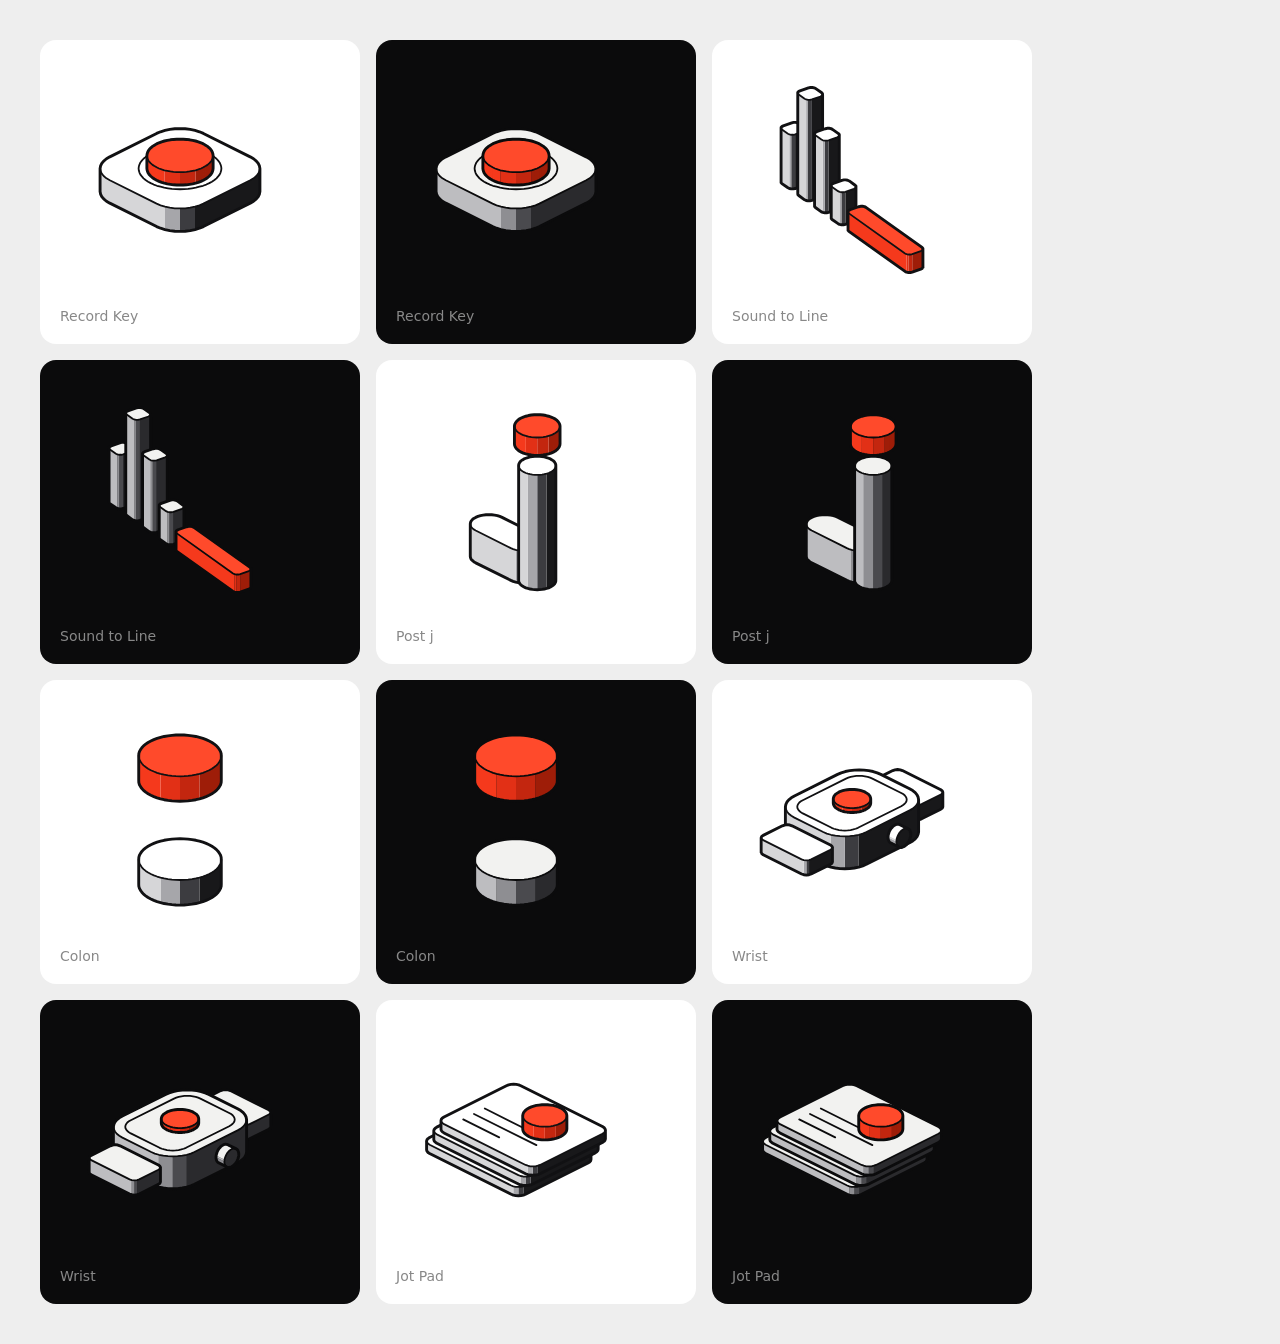
<file: brand/logomark/out/sheet.html>
<!doctype html><meta charset="utf-8"><title>Jotto logomarks</title><style>body{margin:0;padding:40px;font:14px system-ui;background:#eee;display:flex;flex-wrap:wrap;gap:16px}figure{margin:0;width:280px;padding:20px;border-radius:16px}figure div svg{width:240px;height:240px;display:block}figcaption{color:#888;padding-top:8px}</style><figure style="background:#FFFFFF"><div><svg xmlns="http://www.w3.org/2000/svg" viewBox="0 0 200 200" width="200" height="200" role="img" aria-label="Jotto logomark: Record Key"><g><path d="M33.4 90.4L33.8 88.3L34.8 86.2L36.4 84.2L38.7 82.3L41.5 80.7L80.5 61.2L83.8 59.8L87.5 58.7L91.5 57.8L95.7 57.3L100 57.2L104.3 57.3L108.5 57.8L112.5 58.7L116.2 59.8L119.5 61.2L158.5 80.7L161.3 82.3L163.6 84.2L165.2 86.2L166.2 88.3L166.6 90.4L166.6 109.6L166.2 111.7L165.2 113.8L163.6 115.8L161.3 117.7L158.5 119.3L119.5 138.8L116.2 140.2L112.5 141.3L108.5 142.2L104.3 142.7L100 142.8L95.7 142.7L91.5 142.2L87.5 141.3L83.8 140.2L80.5 138.8L41.5 119.3L38.7 117.7L36.4 115.8L34.8 113.8L33.8 111.7L33.4 109.6Z" fill="#FFFFFF"/><path d="M166.6 109.6L166.2 111.7L166.2 92.6L166.6 90.4ZM166.2 111.7L165.2 113.8L165.2 94.7L166.2 92.6ZM165.2 113.8L163.6 115.8L163.6 96.7L165.2 94.7ZM163.6 115.8L161.3 117.7L161.3 98.6L163.6 96.7ZM161.3 117.7L158.5 119.3L158.5 100.2L161.3 98.6ZM158.5 119.3L119.5 138.8L119.5 119.7L158.5 100.2ZM119.5 138.8L116.2 140.2L116.2 121.1L119.5 119.7ZM116.2 140.2L112.5 141.3L112.5 122.2L116.2 121.1Z" fill="#18181A"/><path d="M112.5 141.3L108.5 142.2L108.5 123.1L112.5 122.2ZM108.5 142.2L104.3 142.7L104.3 123.6L108.5 123.1ZM104.3 142.7L100 142.8L100 123.7L104.3 123.6Z" fill="#3C3C40"/><path d="M100 142.8L95.7 142.7L95.7 123.6L100 123.7ZM95.7 142.7L91.5 142.2L91.5 123.1L95.7 123.6ZM91.5 142.2L87.5 141.3L87.5 122.2L91.5 123.1Z" fill="#A6A6AA"/><path d="M87.5 141.3L83.8 140.2L83.8 121.1L87.5 122.2ZM83.8 140.2L80.5 138.8L80.5 119.7L83.8 121.1ZM80.5 138.8L41.5 119.3L41.5 100.2L80.5 119.7ZM41.5 119.3L38.7 117.7L38.7 98.6L41.5 100.2ZM38.7 117.7L36.4 115.8L36.4 96.7L38.7 98.6ZM36.4 115.8L34.8 113.8L34.8 94.7L36.4 96.7ZM34.8 113.8L33.8 111.7L33.8 92.6L34.8 94.7ZM33.8 111.7L33.4 109.6L33.4 90.4L33.8 92.6Z" fill="#D6D6D8"/><path d="M158.5 80.7L161.3 82.3L163.6 84.2L165.2 86.2L166.2 88.3L166.6 90.4L166.2 92.6L165.2 94.7L163.6 96.7L161.3 98.6L158.5 100.2L119.5 119.7L116.2 121.1L112.5 122.2L108.5 123.1L104.3 123.6L100 123.7L95.7 123.6L91.5 123.1L87.5 122.2L83.8 121.1L80.5 119.7L41.5 100.2L38.7 98.6L36.4 96.7L34.8 94.7L33.8 92.6L33.4 90.4L33.8 88.3L34.8 86.2L36.4 84.2L38.7 82.3L41.5 80.7L80.5 61.2L83.8 59.8L87.5 58.7L91.5 57.8L95.7 57.3L100 57.2L104.3 57.3L108.5 57.8L112.5 58.7L116.2 59.8L119.5 61.2Z" fill="#FFFFFF"/><path d="M166.6 90.4L166.2 92.6L165.2 94.7L163.6 96.7L161.3 98.6L158.5 100.2L119.5 119.7L116.2 121.1L112.5 122.2L108.5 123.1L104.3 123.6L100 123.7L95.7 123.6L91.5 123.1L87.5 122.2L83.8 121.1L80.5 119.7L41.5 100.2L38.7 98.6L36.4 96.7L34.8 94.7L33.8 92.6L33.4 90.4" fill="none" stroke="#111113" stroke-width="1.5" stroke-linecap="round" stroke-linejoin="round"/><path d="M33.4 90.4L33.8 88.3L34.8 86.2L36.4 84.2L38.7 82.3L41.5 80.7L80.5 61.2L83.8 59.8L87.5 58.7L91.5 57.8L95.7 57.3L100 57.2L104.3 57.3L108.5 57.8L112.5 58.7L116.2 59.8L119.5 61.2L158.5 80.7L161.3 82.3L163.6 84.2L165.2 86.2L166.2 88.3L166.6 90.4M166.6 109.6L166.2 111.7L165.2 113.8L163.6 115.8L161.3 117.7L158.5 119.3L119.5 138.8L116.2 140.2L112.5 141.3L108.5 142.2L104.3 142.7L100 142.8L95.7 142.7L91.5 142.2L87.5 141.3L83.8 140.2L80.5 138.8L41.5 119.3L38.7 117.7L36.4 115.8L34.8 113.8L33.8 111.7L33.4 109.6M166.6 90.4L166.6 109.6M33.4 90.4L33.4 109.6" fill="none" stroke="#111113" stroke-width="2.4" stroke-linecap="round" stroke-linejoin="round"/></g><path d="M124.4 102.6L121.9 103.8L119.2 104.8L116.2 105.6L113.2 106.4L110 106.9L106.7 107.4L103.4 107.6L100 107.7L96.6 107.6L93.3 107.4L90 106.9L86.8 106.4L83.8 105.6L80.8 104.8L78.1 103.8L75.6 102.6L73.4 101.4L71.3 100L69.6 98.6L68.2 97L67 95.5L66.2 93.8L65.7 92.1L65.5 90.4L65.7 88.8L66.2 87.1L67 85.4L68.2 83.9L69.6 82.3L71.3 80.9L73.4 79.5L75.6 78.3L78.1 77.1L80.8 76.1L83.8 75.2L86.8 74.5L90 74L93.3 73.5L96.6 73.3L100 73.2L103.4 73.3L106.7 73.5L110 74L113.2 74.5L116.2 75.2L119.2 76.1L121.9 77.1L124.4 78.3L126.6 79.5L128.7 80.9L130.4 82.3L131.8 83.9L133 85.4L133.8 87.1L134.3 88.8L134.5 90.4L134.3 92.1L133.8 93.8L133 95.5L131.8 97L130.4 98.6L128.7 100L126.6 101.4Z" fill="none" stroke="#111113" stroke-width="1.5" stroke-linecap="round" stroke-linejoin="round"/><g><path d="M72.4 79.7L72.6 78.3L73 77L73.6 75.7L74.5 74.4L75.7 73.2L77.1 72L78.7 71L80.5 69.9L82.5 69L84.7 68.2L87 67.5L89.4 67L92 66.5L94.6 66.2L97.3 66L100 65.9L102.7 66L105.4 66.2L108 66.5L110.6 67L113 67.5L115.3 68.2L117.5 69L119.5 69.9L121.3 71L122.9 72L124.3 73.2L125.5 74.4L126.4 75.7L127 77L127.4 78.3L127.6 79.7L127.6 90.4L127.4 91.8L127 93.1L126.4 94.4L125.5 95.7L124.3 96.9L122.9 98.1L121.3 99.2L119.5 100.2L117.5 101.1L115.3 101.9L113 102.6L110.6 103.2L108 103.6L105.4 104L102.7 104.2L100 104.2L97.3 104.2L94.6 104L92 103.6L89.4 103.2L87 102.6L84.7 101.9L82.5 101.1L80.5 100.2L78.7 99.2L77.1 98.1L75.7 96.9L74.5 95.7L73.6 94.4L73 93.1L72.6 91.8L72.4 90.4Z" fill="#FFFFFF"/><path d="M119.5 100.2L117.5 101.1L117.5 90.4L119.5 89.4ZM117.5 101.1L115.3 101.9L115.3 91.2L117.5 90.4ZM115.3 101.9L113 102.6L113 91.9L115.3 91.2ZM127.6 90.4L127.4 91.8L127.4 81.1L127.6 79.7ZM127.4 91.8L127 93.1L127 82.4L127.4 81.1ZM127 93.1L126.4 94.4L126.4 83.7L127 82.4ZM126.4 94.4L125.5 95.7L125.5 85L126.4 83.7ZM125.5 95.7L124.3 96.9L124.3 86.2L125.5 85ZM124.3 96.9L122.9 98.1L122.9 87.4L124.3 86.2ZM122.9 98.1L121.3 99.2L121.3 88.4L122.9 87.4ZM121.3 99.2L119.5 100.2L119.5 89.4L121.3 88.4Z" fill="#9E1D08"/><path d="M113 102.6L110.6 103.2L110.6 92.4L113 91.9ZM110.6 103.2L108 103.6L108 92.9L110.6 92.4ZM108 103.6L105.4 104L105.4 93.2L108 92.9ZM105.4 104L102.7 104.2L102.7 93.4L105.4 93.2ZM102.7 104.2L100 104.2L100 93.5L102.7 93.4Z" fill="#C3260F"/><path d="M100 104.2L97.3 104.2L97.3 93.4L100 93.5ZM97.3 104.2L94.6 104L94.6 93.2L97.3 93.4ZM94.6 104L92 103.6L92 92.9L94.6 93.2ZM92 103.6L89.4 103.2L89.4 92.4L92 92.9ZM89.4 103.2L87 102.6L87 91.9L89.4 92.4Z" fill="#E23016"/><path d="M87 102.6L84.7 101.9L84.7 91.2L87 91.9ZM84.7 101.9L82.5 101.1L82.5 90.4L84.7 91.2ZM82.5 101.1L80.5 100.2L80.5 89.4L82.5 90.4ZM80.5 100.2L78.7 99.2L78.7 88.4L80.5 89.4ZM78.7 99.2L77.1 98.1L77.1 87.4L78.7 88.4ZM77.1 98.1L75.7 96.9L75.7 86.2L77.1 87.4ZM75.7 96.9L74.5 95.7L74.5 85L75.7 86.2ZM74.5 95.7L73.6 94.4L73.6 83.7L74.5 85ZM73.6 94.4L73 93.1L73 82.4L73.6 83.7ZM73 93.1L72.6 91.8L72.6 81.1L73 82.4ZM72.6 91.8L72.4 90.4L72.4 79.7L72.6 81.1Z" fill="#F5391C"/><path d="M119.5 89.4L117.5 90.4L115.3 91.2L113 91.9L110.6 92.4L108 92.9L105.4 93.2L102.7 93.4L100 93.5L97.3 93.4L94.6 93.2L92 92.9L89.4 92.4L87 91.9L84.7 91.2L82.5 90.4L80.5 89.4L78.7 88.4L77.1 87.4L75.7 86.2L74.5 85L73.6 83.7L73 82.4L72.6 81.1L72.4 79.7L72.6 78.3L73 77L73.6 75.7L74.5 74.4L75.7 73.2L77.1 72L78.7 71L80.5 69.9L82.5 69L84.7 68.2L87 67.5L89.4 67L92 66.5L94.6 66.2L97.3 66L100 65.9L102.7 66L105.4 66.2L108 66.5L110.6 67L113 67.5L115.3 68.2L117.5 69L119.5 69.9L121.3 71L122.9 72L124.3 73.2L125.5 74.4L126.4 75.7L127 77L127.4 78.3L127.6 79.7L127.4 81.1L127 82.4L126.4 83.7L125.5 85L124.3 86.2L122.9 87.4L121.3 88.4Z" fill="#FF4A2B"/><path d="M127.6 79.7L127.4 81.1L127 82.4L126.4 83.7L125.5 85L124.3 86.2L122.9 87.4L121.3 88.4L119.5 89.4L117.5 90.4L115.3 91.2L113 91.9L110.6 92.4L108 92.9L105.4 93.2L102.7 93.4L100 93.5L97.3 93.4L94.6 93.2L92 92.9L89.4 92.4L87 91.9L84.7 91.2L82.5 90.4L80.5 89.4L78.7 88.4L77.1 87.4L75.7 86.2L74.5 85L73.6 83.7L73 82.4L72.6 81.1L72.4 79.7" fill="none" stroke="#111113" stroke-width="1.5" stroke-linecap="round" stroke-linejoin="round"/><path d="M72.4 79.7L72.6 78.3L73 77L73.6 75.7L74.5 74.4L75.7 73.2L77.1 72L78.7 71L80.5 69.9L82.5 69L84.7 68.2L87 67.5L89.4 67L92 66.5L94.6 66.2L97.3 66L100 65.9L102.7 66L105.4 66.2L108 66.5L110.6 67L113 67.5L115.3 68.2L117.5 69L119.5 69.9L121.3 71L122.9 72L124.3 73.2L125.5 74.4L126.4 75.7L127 77L127.4 78.3L127.6 79.7M127.6 90.4L127.4 91.8L127 93.1L126.4 94.4L125.5 95.7L124.3 96.9L122.9 98.1L121.3 99.2L119.5 100.2L117.5 101.1L115.3 101.9L113 102.6L110.6 103.2L108 103.6L105.4 104L102.7 104.2L100 104.2L97.3 104.2L94.6 104L92 103.6L89.4 103.2L87 102.6L84.7 101.9L82.5 101.1L80.5 100.2L78.7 99.2L77.1 98.1L75.7 96.9L74.5 95.7L73.6 94.4L73 93.1L72.6 91.8L72.4 90.4M72.4 79.7L72.4 90.4M127.6 79.7L127.6 90.4" fill="none" stroke="#111113" stroke-width="2.4" stroke-linecap="round" stroke-linejoin="round"/></g></svg></div><figcaption>Record Key</figcaption></figure><figure style="background:#0B0B0C"><div><svg xmlns="http://www.w3.org/2000/svg" viewBox="0 0 200 200" width="200" height="200" role="img" aria-label="Jotto logomark: Record Key"><g><path d="M33.4 90.4L33.8 88.3L34.8 86.2L36.4 84.2L38.7 82.3L41.5 80.7L80.5 61.2L83.8 59.8L87.5 58.7L91.5 57.8L95.7 57.3L100 57.2L104.3 57.3L108.5 57.8L112.5 58.7L116.2 59.8L119.5 61.2L158.5 80.7L161.3 82.3L163.6 84.2L165.2 86.2L166.2 88.3L166.6 90.4L166.6 109.6L166.2 111.7L165.2 113.8L163.6 115.8L161.3 117.7L158.5 119.3L119.5 138.8L116.2 140.2L112.5 141.3L108.5 142.2L104.3 142.7L100 142.8L95.7 142.7L91.5 142.2L87.5 141.3L83.8 140.2L80.5 138.8L41.5 119.3L38.7 117.7L36.4 115.8L34.8 113.8L33.8 111.7L33.4 109.6Z" fill="#0B0B0C"/><path d="M166.6 109.6L166.2 111.7L166.2 92.6L166.6 90.4ZM166.2 111.7L165.2 113.8L165.2 94.7L166.2 92.6ZM165.2 113.8L163.6 115.8L163.6 96.7L165.2 94.7ZM163.6 115.8L161.3 117.7L161.3 98.6L163.6 96.7ZM161.3 117.7L158.5 119.3L158.5 100.2L161.3 98.6ZM158.5 119.3L119.5 138.8L119.5 119.7L158.5 100.2ZM119.5 138.8L116.2 140.2L116.2 121.1L119.5 119.7ZM116.2 140.2L112.5 141.3L112.5 122.2L116.2 121.1Z" fill="#2A2A2D"/><path d="M112.5 141.3L108.5 142.2L108.5 123.1L112.5 122.2ZM108.5 142.2L104.3 142.7L104.3 123.6L108.5 123.1ZM104.3 142.7L100 142.8L100 123.7L104.3 123.6Z" fill="#4A4A4E"/><path d="M100 142.8L95.7 142.7L95.7 123.6L100 123.7ZM95.7 142.7L91.5 142.2L91.5 123.1L95.7 123.6ZM91.5 142.2L87.5 141.3L87.5 122.2L91.5 123.1Z" fill="#8E8E92"/><path d="M87.5 141.3L83.8 140.2L83.8 121.1L87.5 122.2ZM83.8 140.2L80.5 138.8L80.5 119.7L83.8 121.1ZM80.5 138.8L41.5 119.3L41.5 100.2L80.5 119.7ZM41.5 119.3L38.7 117.7L38.7 98.6L41.5 100.2ZM38.7 117.7L36.4 115.8L36.4 96.7L38.7 98.6ZM36.4 115.8L34.8 113.8L34.8 94.7L36.4 96.7ZM34.8 113.8L33.8 111.7L33.8 92.6L34.8 94.7ZM33.8 111.7L33.4 109.6L33.4 90.4L33.8 92.6Z" fill="#BDBDC0"/><path d="M158.5 80.7L161.3 82.3L163.6 84.2L165.2 86.2L166.2 88.3L166.6 90.4L166.2 92.6L165.2 94.7L163.6 96.7L161.3 98.6L158.5 100.2L119.5 119.7L116.2 121.1L112.5 122.2L108.5 123.1L104.3 123.6L100 123.7L95.7 123.6L91.5 123.1L87.5 122.2L83.8 121.1L80.5 119.7L41.5 100.2L38.7 98.6L36.4 96.7L34.8 94.7L33.8 92.6L33.4 90.4L33.8 88.3L34.8 86.2L36.4 84.2L38.7 82.3L41.5 80.7L80.5 61.2L83.8 59.8L87.5 58.7L91.5 57.8L95.7 57.3L100 57.2L104.3 57.3L108.5 57.8L112.5 58.7L116.2 59.8L119.5 61.2Z" fill="#F2F2F0"/><path d="M166.6 90.4L166.2 92.6L165.2 94.7L163.6 96.7L161.3 98.6L158.5 100.2L119.5 119.7L116.2 121.1L112.5 122.2L108.5 123.1L104.3 123.6L100 123.7L95.7 123.6L91.5 123.1L87.5 122.2L83.8 121.1L80.5 119.7L41.5 100.2L38.7 98.6L36.4 96.7L34.8 94.7L33.8 92.6L33.4 90.4" fill="none" stroke="#0B0B0C" stroke-width="1.5" stroke-linecap="round" stroke-linejoin="round"/><path d="M33.4 90.4L33.8 88.3L34.8 86.2L36.4 84.2L38.7 82.3L41.5 80.7L80.5 61.2L83.8 59.8L87.5 58.7L91.5 57.8L95.7 57.3L100 57.2L104.3 57.3L108.5 57.8L112.5 58.7L116.2 59.8L119.5 61.2L158.5 80.7L161.3 82.3L163.6 84.2L165.2 86.2L166.2 88.3L166.6 90.4M166.6 109.6L166.2 111.7L165.2 113.8L163.6 115.8L161.3 117.7L158.5 119.3L119.5 138.8L116.2 140.2L112.5 141.3L108.5 142.2L104.3 142.7L100 142.8L95.7 142.7L91.5 142.2L87.5 141.3L83.8 140.2L80.5 138.8L41.5 119.3L38.7 117.7L36.4 115.8L34.8 113.8L33.8 111.7L33.4 109.6M166.6 90.4L166.6 109.6M33.4 90.4L33.4 109.6" fill="none" stroke="#0B0B0C" stroke-width="2.4" stroke-linecap="round" stroke-linejoin="round"/></g><path d="M124.4 102.6L121.9 103.8L119.2 104.8L116.2 105.6L113.2 106.4L110 106.9L106.7 107.4L103.4 107.6L100 107.7L96.6 107.6L93.3 107.4L90 106.9L86.8 106.4L83.8 105.6L80.8 104.8L78.1 103.8L75.6 102.6L73.4 101.4L71.3 100L69.6 98.6L68.2 97L67 95.5L66.2 93.8L65.7 92.1L65.5 90.4L65.7 88.8L66.2 87.1L67 85.4L68.2 83.9L69.6 82.3L71.3 80.9L73.4 79.5L75.6 78.3L78.1 77.1L80.8 76.1L83.8 75.2L86.8 74.5L90 74L93.3 73.5L96.6 73.3L100 73.2L103.4 73.3L106.7 73.5L110 74L113.2 74.5L116.2 75.2L119.2 76.1L121.9 77.1L124.4 78.3L126.6 79.5L128.7 80.9L130.4 82.3L131.8 83.9L133 85.4L133.8 87.1L134.3 88.8L134.5 90.4L134.3 92.1L133.8 93.8L133 95.5L131.8 97L130.4 98.6L128.7 100L126.6 101.4Z" fill="none" stroke="#0B0B0C" stroke-width="1.5" stroke-linecap="round" stroke-linejoin="round"/><g><path d="M72.4 79.7L72.6 78.3L73 77L73.6 75.7L74.5 74.4L75.7 73.2L77.1 72L78.7 71L80.5 69.9L82.5 69L84.7 68.2L87 67.5L89.4 67L92 66.5L94.6 66.2L97.3 66L100 65.9L102.7 66L105.4 66.2L108 66.5L110.6 67L113 67.5L115.3 68.2L117.5 69L119.5 69.9L121.3 71L122.9 72L124.3 73.2L125.5 74.4L126.4 75.7L127 77L127.4 78.3L127.6 79.7L127.6 90.4L127.4 91.8L127 93.1L126.4 94.4L125.5 95.7L124.3 96.9L122.9 98.1L121.3 99.2L119.5 100.2L117.5 101.1L115.3 101.9L113 102.6L110.6 103.2L108 103.6L105.4 104L102.7 104.2L100 104.2L97.3 104.2L94.6 104L92 103.6L89.4 103.2L87 102.6L84.7 101.9L82.5 101.1L80.5 100.2L78.7 99.2L77.1 98.1L75.7 96.9L74.5 95.7L73.6 94.4L73 93.1L72.6 91.8L72.4 90.4Z" fill="#0B0B0C"/><path d="M119.5 100.2L117.5 101.1L117.5 90.4L119.5 89.4ZM117.5 101.1L115.3 101.9L115.3 91.2L117.5 90.4ZM115.3 101.9L113 102.6L113 91.9L115.3 91.2ZM127.6 90.4L127.4 91.8L127.4 81.1L127.6 79.7ZM127.4 91.8L127 93.1L127 82.4L127.4 81.1ZM127 93.1L126.4 94.4L126.4 83.7L127 82.4ZM126.4 94.4L125.5 95.7L125.5 85L126.4 83.7ZM125.5 95.7L124.3 96.9L124.3 86.2L125.5 85ZM124.3 96.9L122.9 98.1L122.9 87.4L124.3 86.2ZM122.9 98.1L121.3 99.2L121.3 88.4L122.9 87.4ZM121.3 99.2L119.5 100.2L119.5 89.4L121.3 88.4Z" fill="#9E1D08"/><path d="M113 102.6L110.6 103.2L110.6 92.4L113 91.9ZM110.6 103.2L108 103.6L108 92.9L110.6 92.4ZM108 103.6L105.4 104L105.4 93.2L108 92.9ZM105.4 104L102.7 104.2L102.7 93.4L105.4 93.2ZM102.7 104.2L100 104.2L100 93.5L102.7 93.4Z" fill="#C3260F"/><path d="M100 104.2L97.3 104.2L97.3 93.4L100 93.5ZM97.3 104.2L94.6 104L94.6 93.2L97.3 93.4ZM94.6 104L92 103.6L92 92.9L94.6 93.2ZM92 103.6L89.4 103.2L89.4 92.4L92 92.9ZM89.4 103.2L87 102.6L87 91.9L89.4 92.4Z" fill="#E23016"/><path d="M87 102.6L84.7 101.9L84.7 91.2L87 91.9ZM84.7 101.9L82.5 101.1L82.5 90.4L84.7 91.2ZM82.5 101.1L80.5 100.2L80.5 89.4L82.5 90.4ZM80.5 100.2L78.7 99.2L78.7 88.4L80.5 89.4ZM78.7 99.2L77.1 98.1L77.1 87.4L78.7 88.4ZM77.1 98.1L75.7 96.9L75.7 86.2L77.1 87.4ZM75.7 96.9L74.5 95.7L74.5 85L75.7 86.2ZM74.5 95.7L73.6 94.4L73.6 83.7L74.5 85ZM73.6 94.4L73 93.1L73 82.4L73.6 83.7ZM73 93.1L72.6 91.8L72.6 81.1L73 82.4ZM72.6 91.8L72.4 90.4L72.4 79.7L72.6 81.1Z" fill="#F5391C"/><path d="M119.5 89.4L117.5 90.4L115.3 91.2L113 91.9L110.6 92.4L108 92.9L105.4 93.2L102.7 93.4L100 93.5L97.3 93.4L94.6 93.2L92 92.9L89.4 92.4L87 91.9L84.7 91.2L82.5 90.4L80.5 89.4L78.7 88.4L77.1 87.4L75.7 86.2L74.5 85L73.6 83.7L73 82.4L72.6 81.1L72.4 79.7L72.6 78.3L73 77L73.6 75.7L74.5 74.4L75.7 73.2L77.1 72L78.7 71L80.5 69.9L82.5 69L84.7 68.2L87 67.5L89.4 67L92 66.5L94.6 66.2L97.3 66L100 65.9L102.7 66L105.4 66.2L108 66.5L110.6 67L113 67.5L115.3 68.2L117.5 69L119.5 69.9L121.3 71L122.9 72L124.3 73.2L125.5 74.4L126.4 75.7L127 77L127.4 78.3L127.6 79.7L127.4 81.1L127 82.4L126.4 83.7L125.5 85L124.3 86.2L122.9 87.4L121.3 88.4Z" fill="#FF4A2B"/><path d="M127.6 79.7L127.4 81.1L127 82.4L126.4 83.7L125.5 85L124.3 86.2L122.9 87.4L121.3 88.4L119.5 89.4L117.5 90.4L115.3 91.2L113 91.9L110.6 92.4L108 92.9L105.4 93.2L102.7 93.4L100 93.5L97.3 93.4L94.6 93.2L92 92.9L89.4 92.4L87 91.9L84.7 91.2L82.5 90.4L80.5 89.4L78.7 88.4L77.1 87.4L75.7 86.2L74.5 85L73.6 83.7L73 82.4L72.6 81.1L72.4 79.7" fill="none" stroke="#0B0B0C" stroke-width="1.5" stroke-linecap="round" stroke-linejoin="round"/><path d="M72.4 79.7L72.6 78.3L73 77L73.6 75.7L74.5 74.4L75.7 73.2L77.1 72L78.7 71L80.5 69.9L82.5 69L84.7 68.2L87 67.5L89.4 67L92 66.5L94.6 66.2L97.3 66L100 65.9L102.7 66L105.4 66.2L108 66.5L110.6 67L113 67.5L115.3 68.2L117.5 69L119.5 69.9L121.3 71L122.9 72L124.3 73.2L125.5 74.4L126.4 75.7L127 77L127.4 78.3L127.6 79.7M127.6 90.4L127.4 91.8L127 93.1L126.4 94.4L125.5 95.7L124.3 96.9L122.9 98.1L121.3 99.2L119.5 100.2L117.5 101.1L115.3 101.9L113 102.6L110.6 103.2L108 103.6L105.4 104L102.7 104.2L100 104.2L97.3 104.2L94.6 104L92 103.6L89.4 103.2L87 102.6L84.7 101.9L82.5 101.1L80.5 100.2L78.7 99.2L77.1 98.1L75.7 96.9L74.5 95.7L73.6 94.4L73 93.1L72.6 91.8L72.4 90.4M72.4 79.7L72.4 90.4M127.6 79.7L127.6 90.4" fill="none" stroke="#0B0B0C" stroke-width="2.4" stroke-linecap="round" stroke-linejoin="round"/></g></svg></div><figcaption>Record Key</figcaption></figure><figure style="background:#FFFFFF"><div><svg xmlns="http://www.w3.org/2000/svg" viewBox="0 0 200 200" width="200" height="200" role="img" aria-label="Jotto logomark: Sound to Line"><g><path d="M40.9 56.3L41.5 55.5L42.7 54.9L49.8 52.4L51.3 52L53 52L54.6 52.3L55.8 52.9L60.8 56.5L61.5 57.2L61.5 58.1L61.5 103.2L60.9 104L59.7 104.6L52.6 107.1L51.1 107.4L49.4 107.4L47.8 107.1L46.6 106.5L41.6 103L40.9 102.2L40.9 101.4Z" fill="#FFFFFF"/><path d="M61.5 103.2L60.9 104L60.9 58.9L61.5 58.1ZM60.9 104L59.7 104.6L59.7 59.5L60.9 58.9ZM59.7 104.6L52.6 107.1L52.6 62L59.7 59.5Z" fill="#18181A"/><path d="M52.6 107.1L51.1 107.4L51.1 62.3L52.6 62ZM51.1 107.4L49.4 107.4L49.4 62.3L51.1 62.3Z" fill="#3C3C40"/><path d="M49.4 107.4L47.8 107.1L47.8 62L49.4 62.3Z" fill="#A6A6AA"/><path d="M47.8 107.1L46.6 106.5L46.6 61.4L47.8 62ZM46.6 106.5L41.6 103L41.6 57.9L46.6 61.4ZM41.6 103L40.9 102.2L40.9 57.1L41.6 57.9ZM40.9 102.2L40.9 101.4L40.9 56.3L40.9 57.1Z" fill="#D6D6D8"/><path d="M60.8 56.5L61.5 57.2L61.5 58.1L60.9 58.9L59.7 59.5L52.6 62L51.1 62.3L49.4 62.3L47.8 62L46.6 61.4L41.6 57.9L40.9 57.1L40.9 56.3L41.5 55.5L42.7 54.9L49.8 52.4L51.3 52L53 52L54.6 52.3L55.8 52.9Z" fill="#FFFFFF"/><path d="M61.5 58.1L60.9 58.9L59.7 59.5L52.6 62L51.1 62.3L49.4 62.3L47.8 62L46.6 61.4L41.6 57.9L40.9 57.1L40.9 56.3" fill="none" stroke="#111113" stroke-width="1.5" stroke-linecap="round" stroke-linejoin="round"/><path d="M40.9 56.3L41.5 55.5L42.7 54.9L49.8 52.4L51.3 52L53 52L54.6 52.3L55.8 52.9L60.8 56.5L61.5 57.2L61.5 58.1M61.5 103.2L60.9 104L59.7 104.6L52.6 107.1L51.1 107.4L49.4 107.4L47.8 107.1L46.6 106.5L41.6 103L40.9 102.2L40.9 101.4M61.5 58.1L61.5 103.2M40.9 56.3L40.9 101.4" fill="none" stroke="#111113" stroke-width="2.4" stroke-linecap="round" stroke-linejoin="round"/></g><g><path d="M54.8 27.1L55.4 26.3L56.6 25.7L63.7 23.2L65.3 22.9L67 22.9L68.5 23.2L69.8 23.8L74.8 27.3L75.4 28.1L75.5 29L75.5 113.1L74.9 113.9L73.7 114.5L66.6 117L65 117.4L63.3 117.4L61.8 117.1L60.5 116.5L55.6 112.9L54.9 112.2L54.8 111.3Z" fill="#FFFFFF"/><path d="M75.5 113.1L74.9 113.9L74.9 29.7L75.5 29ZM74.9 113.9L73.7 114.5L73.7 30.4L74.9 29.7ZM73.7 114.5L66.6 117L66.6 32.8L73.7 30.4Z" fill="#18181A"/><path d="M66.6 117L65 117.4L65 33.2L66.6 32.8ZM65 117.4L63.3 117.4L63.3 33.2L65 33.2Z" fill="#3C3C40"/><path d="M63.3 117.4L61.8 117.1L61.8 32.9L63.3 33.2Z" fill="#A6A6AA"/><path d="M61.8 117.1L60.5 116.5L60.5 32.3L61.8 32.9ZM60.5 116.5L55.6 112.9L55.6 28.8L60.5 32.3ZM55.6 112.9L54.9 112.2L54.9 28L55.6 28.8ZM54.9 112.2L54.8 111.3L54.8 27.1L54.9 28Z" fill="#D6D6D8"/><path d="M74.8 27.3L75.4 28.1L75.5 29L74.9 29.7L73.7 30.4L66.6 32.8L65 33.2L63.3 33.2L61.8 32.9L60.5 32.3L55.6 28.8L54.9 28L54.8 27.1L55.4 26.3L56.6 25.7L63.7 23.2L65.3 22.9L67 22.9L68.5 23.2L69.8 23.8Z" fill="#FFFFFF"/><path d="M75.5 29L74.9 29.7L73.7 30.4L66.6 32.8L65 33.2L63.3 33.2L61.8 32.9L60.5 32.3L55.6 28.8L54.9 28L54.8 27.1" fill="none" stroke="#111113" stroke-width="1.5" stroke-linecap="round" stroke-linejoin="round"/><path d="M54.8 27.1L55.4 26.3L56.6 25.7L63.7 23.2L65.3 22.9L67 22.9L68.5 23.2L69.8 23.8L74.8 27.3L75.4 28.1L75.5 29M75.5 113.1L74.9 113.9L73.7 114.5L66.6 117L65 117.4L63.3 117.4L61.8 117.1L60.5 116.5L55.6 112.9L54.9 112.2L54.8 111.3M75.5 29L75.5 113.1M54.8 27.1L54.8 111.3" fill="none" stroke="#111113" stroke-width="2.4" stroke-linecap="round" stroke-linejoin="round"/></g><g><path d="M68.8 61.1L69.4 60.4L70.6 59.7L77.7 57.3L79.2 56.9L80.9 56.9L82.5 57.2L83.7 57.8L88.7 61.3L89.4 62.1L89.4 63L89.4 123.1L88.8 123.9L87.6 124.5L80.5 127L79 127.3L77.3 127.3L75.7 127L74.5 126.5L69.5 122.9L68.8 122.1L68.8 121.3Z" fill="#FFFFFF"/><path d="M89.4 123.1L88.8 123.9L88.8 63.8L89.4 63ZM88.8 123.9L87.6 124.5L87.6 64.4L88.8 63.8ZM87.6 124.5L80.5 127L80.5 66.9L87.6 64.4Z" fill="#18181A"/><path d="M80.5 127L79 127.3L79 67.2L80.5 66.9ZM79 127.3L77.3 127.3L77.3 67.2L79 67.2Z" fill="#3C3C40"/><path d="M77.3 127.3L75.7 127L75.7 66.9L77.3 67.2Z" fill="#A6A6AA"/><path d="M75.7 127L74.5 126.5L74.5 66.3L75.7 66.9ZM74.5 126.5L69.5 122.9L69.5 62.8L74.5 66.3ZM69.5 122.9L68.8 122.1L68.8 62L69.5 62.8ZM68.8 122.1L68.8 121.3L68.8 61.1L68.8 62Z" fill="#D6D6D8"/><path d="M88.7 61.3L89.4 62.1L89.4 63L88.8 63.8L87.6 64.4L80.5 66.9L79 67.2L77.3 67.2L75.7 66.9L74.5 66.3L69.5 62.8L68.8 62L68.8 61.1L69.4 60.4L70.6 59.7L77.7 57.3L79.2 56.9L80.9 56.9L82.5 57.2L83.7 57.8Z" fill="#FFFFFF"/><path d="M89.4 63L88.8 63.8L87.6 64.4L80.5 66.9L79 67.2L77.3 67.2L75.7 66.9L74.5 66.3L69.5 62.8L68.8 62L68.8 61.1" fill="none" stroke="#111113" stroke-width="1.5" stroke-linecap="round" stroke-linejoin="round"/><path d="M68.8 61.1L69.4 60.4L70.6 59.7L77.7 57.3L79.2 56.9L80.9 56.9L82.5 57.2L83.7 57.8L88.7 61.3L89.4 62.1L89.4 63M89.4 123.1L88.8 123.9L87.6 124.5L80.5 127L79 127.3L77.3 127.3L75.7 127L74.5 126.5L69.5 122.9L68.8 122.1L68.8 121.3M89.4 63L89.4 123.1M68.8 61.1L68.8 121.3" fill="none" stroke="#111113" stroke-width="2.4" stroke-linecap="round" stroke-linejoin="round"/></g><g><path d="M82.7 104.2L83.3 103.4L84.5 102.8L91.6 100.3L93.2 99.9L94.8 99.9L96.4 100.2L97.7 100.8L102.6 104.4L103.3 105.1L103.3 106L103.3 133L102.7 133.8L101.6 134.5L94.5 136.9L92.9 137.3L91.2 137.3L89.6 137L88.4 136.4L83.4 132.9L82.7 132.1L82.7 131.2Z" fill="#FFFFFF"/><path d="M103.3 133L102.7 133.8L102.7 106.8L103.3 106ZM102.7 133.8L101.6 134.5L101.6 107.4L102.7 106.8ZM101.6 134.5L94.5 136.9L94.5 109.9L101.6 107.4Z" fill="#18181A"/><path d="M94.5 136.9L92.9 137.3L92.9 110.2L94.5 109.9ZM92.9 137.3L91.2 137.3L91.2 110.2L92.9 110.2Z" fill="#3C3C40"/><path d="M91.2 137.3L89.6 137L89.6 109.9L91.2 110.2Z" fill="#A6A6AA"/><path d="M89.6 137L88.4 136.4L88.4 109.3L89.6 109.9ZM88.4 136.4L83.4 132.9L83.4 105.8L88.4 109.3ZM83.4 132.9L82.7 132.1L82.7 105L83.4 105.8ZM82.7 132.1L82.7 131.2L82.7 104.2L82.7 105Z" fill="#D6D6D8"/><path d="M102.6 104.4L103.3 105.1L103.3 106L102.7 106.8L101.6 107.4L94.5 109.9L92.9 110.2L91.2 110.2L89.6 109.9L88.4 109.3L83.4 105.8L82.7 105L82.7 104.2L83.3 103.4L84.5 102.8L91.6 100.3L93.2 99.9L94.8 99.9L96.4 100.2L97.7 100.8Z" fill="#FFFFFF"/><path d="M103.3 106L102.7 106.8L101.6 107.4L94.5 109.9L92.9 110.2L91.2 110.2L89.6 109.9L88.4 109.3L83.4 105.8L82.7 105L82.7 104.2" fill="none" stroke="#111113" stroke-width="1.5" stroke-linecap="round" stroke-linejoin="round"/><path d="M82.7 104.2L83.3 103.4L84.5 102.8L91.6 100.3L93.2 99.9L94.8 99.9L96.4 100.2L97.7 100.8L102.6 104.4L103.3 105.1L103.3 106M103.3 133L102.7 133.8L101.6 134.5L94.5 136.9L92.9 137.3L91.2 137.3L89.6 137L88.4 136.4L83.4 132.9L82.7 132.1L82.7 131.2M103.3 106L103.3 133M82.7 104.2L82.7 131.2" fill="none" stroke="#111113" stroke-width="2.4" stroke-linecap="round" stroke-linejoin="round"/></g><g><path d="M96.7 126.2L97.3 125.4L98.4 124.8L105.5 122.3L107.1 121.9L108.8 121.9L110.4 122.2L111.6 122.8L158.4 156.2L159.1 157L159.1 157.8L159.1 172.9L158.5 173.7L157.3 174.3L150.2 176.8L148.7 177.1L147 177.1L145.4 176.8L144.2 176.2L97.4 142.8L96.7 142L96.7 141.2Z" fill="#FFFFFF"/><path d="M159.1 172.9L158.5 173.7L158.5 158.6L159.1 157.8ZM158.5 173.7L157.3 174.3L157.3 159.2L158.5 158.6ZM157.3 174.3L150.2 176.8L150.2 161.7L157.3 159.2Z" fill="#9E1D08"/><path d="M150.2 176.8L148.7 177.1L148.7 162.1L150.2 161.7ZM148.7 177.1L147 177.1L147 162.1L148.7 162.1Z" fill="#C3260F"/><path d="M147 177.1L145.4 176.8L145.4 161.8L147 162.1Z" fill="#E23016"/><path d="M145.4 176.8L144.2 176.2L144.2 161.2L145.4 161.8ZM144.2 176.2L97.4 142.8L97.4 127.8L144.2 161.2ZM97.4 142.8L96.7 142L96.7 127L97.4 127.8ZM96.7 142L96.7 141.2L96.7 126.2L96.7 127Z" fill="#F5391C"/><path d="M158.4 156.2L159.1 157L159.1 157.8L158.5 158.6L157.3 159.2L150.2 161.7L148.7 162.1L147 162.1L145.4 161.8L144.2 161.2L97.4 127.8L96.7 127L96.7 126.2L97.3 125.4L98.4 124.8L105.5 122.3L107.1 121.9L108.8 121.9L110.4 122.2L111.6 122.8Z" fill="#FF4A2B"/><path d="M159.1 157.8L158.5 158.6L157.3 159.2L150.2 161.7L148.7 162.1L147 162.1L145.4 161.8L144.2 161.2L97.4 127.8L96.7 127L96.7 126.2" fill="none" stroke="#111113" stroke-width="1.5" stroke-linecap="round" stroke-linejoin="round"/><path d="M96.7 126.2L97.3 125.4L98.4 124.8L105.5 122.3L107.1 121.9L108.8 121.9L110.4 122.2L111.6 122.8L158.4 156.2L159.1 157L159.1 157.8M159.1 172.9L158.5 173.7L157.3 174.3L150.2 176.8L148.7 177.1L147 177.1L145.4 176.8L144.2 176.2L97.4 142.8L96.7 142L96.7 141.2M159.1 157.8L159.1 172.9M96.7 126.2L96.7 141.2" fill="none" stroke="#111113" stroke-width="2.4" stroke-linecap="round" stroke-linejoin="round"/></g></svg></div><figcaption>Sound to Line</figcaption></figure><figure style="background:#0B0B0C"><div><svg xmlns="http://www.w3.org/2000/svg" viewBox="0 0 200 200" width="200" height="200" role="img" aria-label="Jotto logomark: Sound to Line"><g><path d="M40.9 56.3L41.5 55.5L42.7 54.9L49.8 52.4L51.3 52L53 52L54.6 52.3L55.8 52.9L60.8 56.5L61.5 57.2L61.5 58.1L61.5 103.2L60.9 104L59.7 104.6L52.6 107.1L51.1 107.4L49.4 107.4L47.8 107.1L46.6 106.5L41.6 103L40.9 102.2L40.9 101.4Z" fill="#0B0B0C"/><path d="M61.5 103.2L60.9 104L60.9 58.9L61.5 58.1ZM60.9 104L59.7 104.6L59.7 59.5L60.9 58.9ZM59.7 104.6L52.6 107.1L52.6 62L59.7 59.5Z" fill="#2A2A2D"/><path d="M52.6 107.1L51.1 107.4L51.1 62.3L52.6 62ZM51.1 107.4L49.4 107.4L49.4 62.3L51.1 62.3Z" fill="#4A4A4E"/><path d="M49.4 107.4L47.8 107.1L47.8 62L49.4 62.3Z" fill="#8E8E92"/><path d="M47.8 107.1L46.6 106.5L46.6 61.4L47.8 62ZM46.6 106.5L41.6 103L41.6 57.9L46.6 61.4ZM41.6 103L40.9 102.2L40.9 57.1L41.6 57.9ZM40.9 102.2L40.9 101.4L40.9 56.3L40.9 57.1Z" fill="#BDBDC0"/><path d="M60.8 56.5L61.5 57.2L61.5 58.1L60.9 58.9L59.7 59.5L52.6 62L51.1 62.3L49.4 62.3L47.8 62L46.6 61.4L41.6 57.9L40.9 57.1L40.9 56.3L41.5 55.5L42.7 54.9L49.8 52.4L51.3 52L53 52L54.6 52.3L55.8 52.9Z" fill="#F2F2F0"/><path d="M61.5 58.1L60.9 58.9L59.7 59.5L52.6 62L51.1 62.3L49.4 62.3L47.8 62L46.6 61.4L41.6 57.9L40.9 57.1L40.9 56.3" fill="none" stroke="#0B0B0C" stroke-width="1.5" stroke-linecap="round" stroke-linejoin="round"/><path d="M40.9 56.3L41.5 55.5L42.7 54.9L49.8 52.4L51.3 52L53 52L54.6 52.3L55.8 52.9L60.8 56.5L61.5 57.2L61.5 58.1M61.5 103.2L60.9 104L59.7 104.6L52.6 107.1L51.1 107.4L49.4 107.4L47.8 107.1L46.6 106.5L41.6 103L40.9 102.2L40.9 101.4M61.5 58.1L61.5 103.2M40.9 56.3L40.9 101.4" fill="none" stroke="#0B0B0C" stroke-width="2.4" stroke-linecap="round" stroke-linejoin="round"/></g><g><path d="M54.8 27.1L55.4 26.3L56.6 25.7L63.7 23.2L65.3 22.9L67 22.9L68.5 23.2L69.8 23.8L74.8 27.3L75.4 28.1L75.5 29L75.5 113.1L74.9 113.9L73.7 114.5L66.6 117L65 117.4L63.3 117.4L61.8 117.1L60.5 116.5L55.6 112.9L54.9 112.2L54.8 111.3Z" fill="#0B0B0C"/><path d="M75.5 113.1L74.9 113.9L74.9 29.7L75.5 29ZM74.9 113.9L73.7 114.5L73.7 30.4L74.9 29.7ZM73.7 114.5L66.6 117L66.6 32.8L73.7 30.4Z" fill="#2A2A2D"/><path d="M66.6 117L65 117.4L65 33.2L66.6 32.8ZM65 117.4L63.3 117.4L63.3 33.2L65 33.2Z" fill="#4A4A4E"/><path d="M63.3 117.4L61.8 117.1L61.8 32.9L63.3 33.2Z" fill="#8E8E92"/><path d="M61.8 117.1L60.5 116.5L60.5 32.3L61.8 32.9ZM60.5 116.5L55.6 112.9L55.6 28.8L60.5 32.3ZM55.6 112.9L54.9 112.2L54.9 28L55.6 28.8ZM54.9 112.2L54.8 111.3L54.8 27.1L54.9 28Z" fill="#BDBDC0"/><path d="M74.8 27.3L75.4 28.1L75.5 29L74.9 29.7L73.7 30.4L66.6 32.8L65 33.2L63.3 33.2L61.8 32.9L60.5 32.3L55.6 28.8L54.9 28L54.8 27.1L55.4 26.3L56.6 25.7L63.7 23.2L65.3 22.9L67 22.9L68.5 23.2L69.8 23.8Z" fill="#F2F2F0"/><path d="M75.5 29L74.9 29.7L73.7 30.4L66.6 32.8L65 33.2L63.3 33.2L61.8 32.9L60.5 32.3L55.6 28.8L54.9 28L54.8 27.1" fill="none" stroke="#0B0B0C" stroke-width="1.5" stroke-linecap="round" stroke-linejoin="round"/><path d="M54.8 27.1L55.4 26.3L56.6 25.7L63.7 23.2L65.3 22.9L67 22.9L68.5 23.2L69.8 23.8L74.8 27.3L75.4 28.1L75.5 29M75.5 113.1L74.9 113.9L73.7 114.5L66.6 117L65 117.4L63.3 117.4L61.8 117.1L60.5 116.5L55.6 112.9L54.9 112.2L54.8 111.3M75.5 29L75.5 113.1M54.8 27.1L54.8 111.3" fill="none" stroke="#0B0B0C" stroke-width="2.4" stroke-linecap="round" stroke-linejoin="round"/></g><g><path d="M68.8 61.1L69.4 60.4L70.6 59.7L77.7 57.3L79.2 56.9L80.9 56.9L82.5 57.2L83.7 57.8L88.7 61.3L89.4 62.1L89.4 63L89.4 123.1L88.8 123.9L87.6 124.5L80.5 127L79 127.3L77.3 127.3L75.7 127L74.5 126.5L69.5 122.9L68.8 122.1L68.8 121.3Z" fill="#0B0B0C"/><path d="M89.4 123.1L88.8 123.9L88.8 63.8L89.4 63ZM88.8 123.9L87.6 124.5L87.6 64.4L88.8 63.8ZM87.6 124.5L80.5 127L80.5 66.9L87.6 64.4Z" fill="#2A2A2D"/><path d="M80.5 127L79 127.3L79 67.2L80.5 66.9ZM79 127.3L77.3 127.3L77.3 67.2L79 67.2Z" fill="#4A4A4E"/><path d="M77.3 127.3L75.7 127L75.7 66.9L77.3 67.2Z" fill="#8E8E92"/><path d="M75.7 127L74.5 126.5L74.5 66.3L75.7 66.9ZM74.5 126.5L69.5 122.9L69.5 62.8L74.5 66.3ZM69.5 122.9L68.8 122.1L68.8 62L69.5 62.8ZM68.8 122.1L68.8 121.3L68.8 61.1L68.8 62Z" fill="#BDBDC0"/><path d="M88.7 61.3L89.4 62.1L89.4 63L88.8 63.8L87.6 64.4L80.5 66.9L79 67.2L77.3 67.2L75.7 66.9L74.5 66.3L69.5 62.8L68.8 62L68.8 61.1L69.4 60.4L70.6 59.7L77.7 57.3L79.2 56.9L80.9 56.9L82.5 57.2L83.7 57.8Z" fill="#F2F2F0"/><path d="M89.4 63L88.8 63.8L87.6 64.4L80.5 66.9L79 67.2L77.3 67.2L75.7 66.9L74.5 66.3L69.5 62.8L68.8 62L68.8 61.1" fill="none" stroke="#0B0B0C" stroke-width="1.5" stroke-linecap="round" stroke-linejoin="round"/><path d="M68.8 61.1L69.4 60.4L70.6 59.7L77.7 57.3L79.2 56.9L80.9 56.9L82.5 57.2L83.7 57.8L88.7 61.3L89.4 62.1L89.4 63M89.4 123.1L88.8 123.9L87.6 124.5L80.5 127L79 127.3L77.3 127.3L75.7 127L74.5 126.5L69.5 122.9L68.8 122.1L68.8 121.3M89.4 63L89.4 123.1M68.8 61.1L68.8 121.3" fill="none" stroke="#0B0B0C" stroke-width="2.4" stroke-linecap="round" stroke-linejoin="round"/></g><g><path d="M82.7 104.2L83.3 103.4L84.5 102.8L91.6 100.3L93.2 99.9L94.8 99.9L96.4 100.2L97.7 100.8L102.6 104.4L103.3 105.1L103.3 106L103.3 133L102.7 133.8L101.6 134.5L94.5 136.9L92.9 137.3L91.2 137.3L89.6 137L88.4 136.4L83.4 132.9L82.7 132.1L82.7 131.2Z" fill="#0B0B0C"/><path d="M103.3 133L102.7 133.8L102.7 106.8L103.3 106ZM102.7 133.8L101.6 134.5L101.6 107.4L102.7 106.8ZM101.6 134.5L94.5 136.9L94.5 109.9L101.6 107.4Z" fill="#2A2A2D"/><path d="M94.5 136.9L92.9 137.3L92.9 110.2L94.5 109.9ZM92.9 137.3L91.2 137.3L91.2 110.2L92.9 110.2Z" fill="#4A4A4E"/><path d="M91.2 137.3L89.6 137L89.6 109.9L91.2 110.2Z" fill="#8E8E92"/><path d="M89.6 137L88.4 136.4L88.4 109.3L89.6 109.9ZM88.4 136.4L83.4 132.9L83.4 105.8L88.4 109.3ZM83.4 132.9L82.7 132.1L82.7 105L83.4 105.8ZM82.7 132.1L82.7 131.2L82.7 104.2L82.7 105Z" fill="#BDBDC0"/><path d="M102.6 104.4L103.3 105.1L103.3 106L102.7 106.8L101.6 107.4L94.5 109.9L92.9 110.2L91.2 110.2L89.6 109.9L88.4 109.3L83.4 105.8L82.7 105L82.7 104.2L83.3 103.4L84.5 102.8L91.6 100.3L93.2 99.9L94.8 99.9L96.4 100.2L97.7 100.8Z" fill="#F2F2F0"/><path d="M103.3 106L102.7 106.8L101.6 107.4L94.5 109.9L92.9 110.2L91.2 110.2L89.6 109.9L88.4 109.3L83.4 105.8L82.7 105L82.7 104.2" fill="none" stroke="#0B0B0C" stroke-width="1.5" stroke-linecap="round" stroke-linejoin="round"/><path d="M82.7 104.2L83.3 103.4L84.5 102.8L91.6 100.3L93.2 99.9L94.8 99.9L96.4 100.2L97.7 100.8L102.6 104.4L103.3 105.1L103.3 106M103.3 133L102.7 133.8L101.6 134.5L94.5 136.9L92.9 137.3L91.2 137.3L89.6 137L88.4 136.4L83.4 132.9L82.7 132.1L82.7 131.2M103.3 106L103.3 133M82.7 104.2L82.7 131.2" fill="none" stroke="#0B0B0C" stroke-width="2.4" stroke-linecap="round" stroke-linejoin="round"/></g><g><path d="M96.7 126.2L97.3 125.4L98.4 124.8L105.5 122.3L107.1 121.9L108.8 121.9L110.4 122.2L111.6 122.8L158.4 156.2L159.1 157L159.1 157.8L159.1 172.9L158.5 173.7L157.3 174.3L150.2 176.8L148.7 177.1L147 177.1L145.4 176.8L144.2 176.2L97.4 142.8L96.7 142L96.7 141.2Z" fill="#0B0B0C"/><path d="M159.1 172.9L158.5 173.7L158.5 158.6L159.1 157.8ZM158.5 173.7L157.3 174.3L157.3 159.2L158.5 158.6ZM157.3 174.3L150.2 176.8L150.2 161.7L157.3 159.2Z" fill="#9E1D08"/><path d="M150.2 176.8L148.7 177.1L148.7 162.1L150.2 161.7ZM148.7 177.1L147 177.1L147 162.1L148.7 162.1Z" fill="#C3260F"/><path d="M147 177.1L145.4 176.8L145.4 161.8L147 162.1Z" fill="#E23016"/><path d="M145.4 176.8L144.2 176.2L144.2 161.2L145.4 161.8ZM144.2 176.2L97.4 142.8L97.4 127.8L144.2 161.2ZM97.4 142.8L96.7 142L96.7 127L97.4 127.8ZM96.7 142L96.7 141.2L96.7 126.2L96.7 127Z" fill="#F5391C"/><path d="M158.4 156.2L159.1 157L159.1 157.8L158.5 158.6L157.3 159.2L150.2 161.7L148.7 162.1L147 162.1L145.4 161.8L144.2 161.2L97.4 127.8L96.7 127L96.7 126.2L97.3 125.4L98.4 124.8L105.5 122.3L107.1 121.9L108.8 121.9L110.4 122.2L111.6 122.8Z" fill="#FF4A2B"/><path d="M159.1 157.8L158.5 158.6L157.3 159.2L150.2 161.7L148.7 162.1L147 162.1L145.4 161.8L144.2 161.2L97.4 127.8L96.7 127L96.7 126.2" fill="none" stroke="#0B0B0C" stroke-width="1.5" stroke-linecap="round" stroke-linejoin="round"/><path d="M96.7 126.2L97.3 125.4L98.4 124.8L105.5 122.3L107.1 121.9L108.8 121.9L110.4 122.2L111.6 122.8L158.4 156.2L159.1 157L159.1 157.8M159.1 172.9L158.5 173.7L157.3 174.3L150.2 176.8L148.7 177.1L147 177.1L145.4 176.8L144.2 176.2L97.4 142.8L96.7 142L96.7 141.2M159.1 157.8L159.1 172.9M96.7 126.2L96.7 141.2" fill="none" stroke="#0B0B0C" stroke-width="2.4" stroke-linecap="round" stroke-linejoin="round"/></g></svg></div><figcaption>Sound to Line</figcaption></figure><figure style="background:#FFFFFF"><div><svg xmlns="http://www.w3.org/2000/svg" viewBox="0 0 200 200" width="200" height="200" role="img" aria-label="Jotto logomark: Post j"><g><path d="M61.9 120L62.1 118.7L62.6 117.6L63.6 116.4L64.8 115.4L66.4 114.5L68.3 113.7L70.4 113L72.6 112.6L75 112.3L77.4 112.2L79.8 112.3L82.2 112.6L84.5 113L86.5 113.7L88.4 114.5L117.7 129.1L119.3 130L120.6 131.1L121.5 132.2L122.1 133.4L122.3 134.6L122.3 161.5L122.1 162.7L121.5 163.9L120.6 165L119.3 166.1L117.7 167L115.8 167.8L113.8 168.4L111.5 168.9L109.1 169.2L106.7 169.3L104.3 169.2L101.9 168.9L99.7 168.4L97.6 167.8L95.7 167L66.4 152.4L64.8 151.4L63.6 150.4L62.6 149.3L62.1 148.1L61.9 146.9Z" fill="#FFFFFF"/><path d="M122.3 161.5L122.1 162.7L122.1 135.8L122.3 134.6ZM122.1 162.7L121.5 163.9L121.5 137L122.1 135.8ZM121.5 163.9L120.6 165L120.6 138.1L121.5 137ZM120.6 165L119.3 166.1L119.3 139.2L120.6 138.1ZM119.3 166.1L117.7 167L117.7 140.1L119.3 139.2ZM117.7 167L115.8 167.8L115.8 140.9L117.7 140.1ZM115.8 167.8L113.8 168.4L113.8 141.5L115.8 140.9Z" fill="#18181A"/><path d="M113.8 168.4L111.5 168.9L111.5 142L113.8 141.5ZM111.5 168.9L109.1 169.2L109.1 142.3L111.5 142ZM109.1 169.2L106.7 169.3L106.7 142.4L109.1 142.3Z" fill="#3C3C40"/><path d="M106.7 169.3L104.3 169.2L104.3 142.3L106.7 142.4ZM104.3 169.2L101.9 168.9L101.9 142L104.3 142.3ZM101.9 168.9L99.7 168.4L99.7 141.5L101.9 142Z" fill="#A6A6AA"/><path d="M99.7 168.4L97.6 167.8L97.6 140.9L99.7 141.5ZM97.6 167.8L95.7 167L95.7 140.1L97.6 140.9ZM95.7 167L66.4 152.4L66.4 125.4L95.7 140.1ZM66.4 152.4L64.8 151.4L64.8 124.5L66.4 125.4ZM64.8 151.4L63.6 150.4L63.6 123.5L64.8 124.5ZM63.6 150.4L62.6 149.3L62.6 122.4L63.6 123.5ZM62.6 149.3L62.1 148.1L62.1 121.2L62.6 122.4ZM62.1 148.1L61.9 146.9L61.9 120L62.1 121.2Z" fill="#D6D6D8"/><path d="M117.7 129.1L119.3 130L120.6 131.1L121.5 132.2L122.1 133.4L122.3 134.6L122.1 135.8L121.5 137L120.6 138.1L119.3 139.2L117.7 140.1L117.7 140.1L115.8 140.9L113.8 141.5L111.5 142L109.1 142.3L106.7 142.4L104.3 142.3L101.9 142L99.7 141.5L97.6 140.9L95.7 140.1L66.4 125.4L64.8 124.5L63.6 123.5L62.6 122.4L62.1 121.2L61.9 120L62.1 118.7L62.6 117.6L63.6 116.4L64.8 115.4L66.4 114.5L66.4 114.5L68.3 113.7L70.4 113L72.6 112.6L75 112.3L77.4 112.2L79.8 112.3L82.2 112.6L84.5 113L86.5 113.7L88.4 114.5Z" fill="#FFFFFF"/><path d="M122.3 134.6L122.1 135.8L121.5 137L120.6 138.1L119.3 139.2L117.7 140.1M117.7 140.1L115.8 140.9L113.8 141.5L111.5 142L109.1 142.3L106.7 142.4L104.3 142.3L101.9 142L99.7 141.5L97.6 140.9L95.7 140.1L66.4 125.4L64.8 124.5L63.6 123.5L62.6 122.4L62.1 121.2L61.9 120" fill="none" stroke="#111113" stroke-width="1.5" stroke-linecap="round" stroke-linejoin="round"/><path d="M117.7 140.1L117.7 140.1M61.9 120L62.1 118.7L62.6 117.6L63.6 116.4L64.8 115.4L66.4 114.5L66.4 114.5L68.3 113.7L70.4 113L72.6 112.6L75 112.3L77.4 112.2L79.8 112.3L82.2 112.6L84.5 113L86.5 113.7L88.4 114.5L117.7 129.1L119.3 130L120.6 131.1L121.5 132.2L122.1 133.4L122.3 134.6M122.3 161.5L122.1 162.7L121.5 163.9L120.6 165L119.3 166.1L117.7 167M117.7 167L115.8 167.8L113.8 168.4L111.5 168.9L109.1 169.2L106.7 169.3L104.3 169.2L101.9 168.9L99.7 168.4L97.6 167.8L95.7 167L66.4 152.4L64.8 151.4L63.6 150.4L62.6 149.3L62.1 148.1L61.9 146.9M122.3 134.6L122.3 161.5M117.7 140.1L117.7 167M117.7 140.1L117.7 167M61.9 120L61.9 146.9" fill="none" stroke="#111113" stroke-width="2.4" stroke-linecap="round" stroke-linejoin="round"/></g><g><path d="M102.2 71.3L102.3 70.3L102.7 69.3L103.3 68.3L104.2 67.4L105.4 66.6L106.7 65.8L108.2 65.2L109.9 64.6L111.8 64.1L113.7 63.8L115.7 63.6L117.7 63.5L119.7 63.6L121.7 63.8L123.6 64.1L125.5 64.6L127.2 65.2L128.7 65.8L130 66.6L131.2 67.4L132.1 68.3L132.7 69.3L133.1 70.3L133.2 71.3L133.2 167L133.1 168L132.7 169L132.1 170L131.2 170.9L130 171.7L128.7 172.5L127.2 173.2L125.5 173.7L123.6 174.2L121.7 174.5L119.7 174.7L117.7 174.8L115.7 174.7L113.7 174.5L111.8 174.2L109.9 173.7L108.2 173.2L106.7 172.5L105.4 171.7L104.2 170.9L103.3 170L102.7 169L102.3 168L102.2 167Z" fill="#FFFFFF"/><path d="M128.7 172.5L127.2 173.2L127.2 77.5L128.7 76.8ZM127.2 173.2L125.5 173.7L125.5 78L127.2 77.5ZM133.2 167L133.1 168L133.1 72.3L133.2 71.3ZM133.1 168L132.7 169L132.7 73.3L133.1 72.3ZM132.7 169L132.1 170L132.1 74.3L132.7 73.3ZM132.1 170L131.2 170.9L131.2 75.2L132.1 74.3ZM131.2 170.9L130 171.7L130 76L131.2 75.2ZM130 171.7L128.7 172.5L128.7 76.8L130 76Z" fill="#18181A"/><path d="M125.5 173.7L123.6 174.2L123.6 78.5L125.5 78ZM123.6 174.2L121.7 174.5L121.7 78.8L123.6 78.5ZM121.7 174.5L119.7 174.7L119.7 79L121.7 78.8ZM119.7 174.7L117.7 174.8L117.7 79.1L119.7 79Z" fill="#3C3C40"/><path d="M117.7 174.8L115.7 174.7L115.7 79L117.7 79.1ZM115.7 174.7L113.7 174.5L113.7 78.8L115.7 79ZM113.7 174.5L111.8 174.2L111.8 78.5L113.7 78.8ZM111.8 174.2L109.9 173.7L109.9 78L111.8 78.5Z" fill="#A6A6AA"/><path d="M109.9 173.7L108.2 173.2L108.2 77.5L109.9 78ZM108.2 173.2L106.7 172.5L106.7 76.8L108.2 77.5ZM106.7 172.5L105.4 171.7L105.4 76L106.7 76.8ZM105.4 171.7L104.2 170.9L104.2 75.2L105.4 76ZM104.2 170.9L103.3 170L103.3 74.3L104.2 75.2ZM103.3 170L102.7 169L102.7 73.3L103.3 74.3ZM102.7 169L102.3 168L102.3 72.3L102.7 73.3ZM102.3 168L102.2 167L102.2 71.3L102.3 72.3Z" fill="#D6D6D8"/><path d="M128.7 76.8L127.2 77.5L125.5 78L123.6 78.5L121.7 78.8L119.7 79L117.7 79.1L115.7 79L113.7 78.8L111.8 78.5L109.9 78L108.2 77.5L106.7 76.8L105.4 76L104.2 75.2L103.3 74.3L102.7 73.3L102.3 72.3L102.2 71.3L102.3 70.3L102.7 69.3L103.3 68.3L104.2 67.4L105.4 66.6L106.7 65.8L108.2 65.2L109.9 64.6L111.8 64.1L113.7 63.8L115.7 63.6L117.7 63.5L119.7 63.6L121.7 63.8L123.6 64.1L125.5 64.6L127.2 65.2L128.7 65.8L130 66.6L131.2 67.4L132.1 68.3L132.7 69.3L133.1 70.3L133.2 71.3L133.1 72.3L132.7 73.3L132.1 74.3L131.2 75.2L130 76Z" fill="#FFFFFF"/><path d="M133.2 71.3L133.1 72.3L132.7 73.3L132.1 74.3L131.2 75.2L130 76L128.7 76.8L127.2 77.5L125.5 78L123.6 78.5L121.7 78.8L119.7 79L117.7 79.1L115.7 79L113.7 78.8L111.8 78.5L109.9 78L108.2 77.5L106.7 76.8L105.4 76L104.2 75.2L103.3 74.3L102.7 73.3L102.3 72.3L102.2 71.3" fill="none" stroke="#111113" stroke-width="1.5" stroke-linecap="round" stroke-linejoin="round"/><path d="M102.2 71.3L102.3 70.3L102.7 69.3L103.3 68.3L104.2 67.4L105.4 66.6L106.7 65.8L108.2 65.2L109.9 64.6L111.8 64.1L113.7 63.8L115.7 63.6L117.7 63.5L119.7 63.6L121.7 63.8L123.6 64.1L125.5 64.6L127.2 65.2L128.7 65.8L130 66.6L131.2 67.4L132.1 68.3L132.7 69.3L133.1 70.3L133.2 71.3M133.2 167L133.1 168L132.7 169L132.1 170L131.2 170.9L130 171.7L128.7 172.5L127.2 173.2L125.5 173.7L123.6 174.2L121.7 174.5L119.7 174.7L117.7 174.8L115.7 174.7L113.7 174.5L111.8 174.2L109.9 173.7L108.2 173.2L106.7 172.5L105.4 171.7L104.2 170.9L103.3 170L102.7 169L102.3 168L102.2 167M102.2 71.3L102.2 167M133.2 71.3L133.2 167" fill="none" stroke="#111113" stroke-width="2.4" stroke-linecap="round" stroke-linejoin="round"/></g><g><path d="M98.7 38.4L98.9 37.2L99.4 36L100.2 34.8L101.3 33.7L102.6 32.6L104.3 31.7L106.1 30.9L108.2 30.2L110.4 29.6L112.8 29.2L115.2 29L117.7 28.9L120.2 29L122.6 29.2L125 29.6L127.2 30.2L129.3 30.9L131.1 31.7L132.8 32.6L134.2 33.7L135.2 34.8L136 36L136.5 37.2L136.7 38.4L136.7 53.4L136.5 54.6L136 55.8L135.2 57L134.2 58.1L132.8 59.2L131.1 60.1L129.3 60.9L127.2 61.6L125 62.1L122.6 62.5L120.2 62.8L117.7 62.9L115.2 62.8L112.8 62.5L110.4 62.1L108.2 61.6L106.1 60.9L104.3 60.1L102.6 59.2L101.3 58.1L100.2 57L99.4 55.8L98.9 54.6L98.7 53.4Z" fill="#FFFFFF"/><path d="M131.1 60.1L129.3 60.9L129.3 46L131.1 45.1ZM129.3 60.9L127.2 61.6L127.2 46.6L129.3 46ZM136.7 53.4L136.5 54.6L136.5 39.7L136.7 38.4ZM136.5 54.6L136 55.8L136 40.9L136.5 39.7ZM136 55.8L135.2 57L135.2 42.1L136 40.9ZM135.2 57L134.2 58.1L134.2 43.2L135.2 42.1ZM134.2 58.1L132.8 59.2L132.8 44.2L134.2 43.2ZM132.8 59.2L131.1 60.1L131.1 45.1L132.8 44.2Z" fill="#9E1D08"/><path d="M127.2 61.6L125 62.1L125 47.2L127.2 46.6ZM125 62.1L122.6 62.5L122.6 47.6L125 47.2ZM122.6 62.5L120.2 62.8L120.2 47.8L122.6 47.6ZM120.2 62.8L117.7 62.9L117.7 47.9L120.2 47.8Z" fill="#C3260F"/><path d="M117.7 62.9L115.2 62.8L115.2 47.8L117.7 47.9ZM115.2 62.8L112.8 62.5L112.8 47.6L115.2 47.8ZM112.8 62.5L110.4 62.1L110.4 47.2L112.8 47.6ZM110.4 62.1L108.2 61.6L108.2 46.6L110.4 47.2Z" fill="#E23016"/><path d="M108.2 61.6L106.1 60.9L106.1 46L108.2 46.6ZM106.1 60.9L104.3 60.1L104.3 45.1L106.1 46ZM104.3 60.1L102.6 59.2L102.6 44.2L104.3 45.1ZM102.6 59.2L101.3 58.1L101.3 43.2L102.6 44.2ZM101.3 58.1L100.2 57L100.2 42.1L101.3 43.2ZM100.2 57L99.4 55.8L99.4 40.9L100.2 42.1ZM99.4 55.8L98.9 54.6L98.9 39.7L99.4 40.9ZM98.9 54.6L98.7 53.4L98.7 38.4L98.9 39.7Z" fill="#F5391C"/><path d="M131.1 45.1L129.3 46L127.2 46.6L125 47.2L122.6 47.6L120.2 47.8L117.7 47.9L115.2 47.8L112.8 47.6L110.4 47.2L108.2 46.6L106.1 46L104.3 45.1L102.6 44.2L101.3 43.2L100.2 42.1L99.4 40.9L98.9 39.7L98.7 38.4L98.9 37.2L99.4 36L100.2 34.8L101.3 33.7L102.6 32.6L104.3 31.7L106.1 30.9L108.2 30.2L110.4 29.6L112.8 29.2L115.2 29L117.7 28.9L120.2 29L122.6 29.2L125 29.6L127.2 30.2L129.3 30.9L131.1 31.7L132.8 32.6L134.2 33.7L135.2 34.8L136 36L136.5 37.2L136.7 38.4L136.5 39.7L136 40.9L135.2 42.1L134.2 43.2L132.8 44.2Z" fill="#FF4A2B"/><path d="M136.7 38.4L136.5 39.7L136 40.9L135.2 42.1L134.2 43.2L132.8 44.2L131.1 45.1L129.3 46L127.2 46.6L125 47.2L122.6 47.6L120.2 47.8L117.7 47.9L115.2 47.8L112.8 47.6L110.4 47.2L108.2 46.6L106.1 46L104.3 45.1L102.6 44.2L101.3 43.2L100.2 42.1L99.4 40.9L98.9 39.7L98.7 38.4" fill="none" stroke="#111113" stroke-width="1.5" stroke-linecap="round" stroke-linejoin="round"/><path d="M98.7 38.4L98.9 37.2L99.4 36L100.2 34.8L101.3 33.7L102.6 32.6L104.3 31.7L106.1 30.9L108.2 30.2L110.4 29.6L112.8 29.2L115.2 29L117.7 28.9L120.2 29L122.6 29.2L125 29.6L127.2 30.2L129.3 30.9L131.1 31.7L132.8 32.6L134.2 33.7L135.2 34.8L136 36L136.5 37.2L136.7 38.4M136.7 53.4L136.5 54.6L136 55.8L135.2 57L134.2 58.1L132.8 59.2L131.1 60.1L129.3 60.9L127.2 61.6L125 62.1L122.6 62.5L120.2 62.8L117.7 62.9L115.2 62.8L112.8 62.5L110.4 62.1L108.2 61.6L106.1 60.9L104.3 60.1L102.6 59.2L101.3 58.1L100.2 57L99.4 55.8L98.9 54.6L98.7 53.4M98.7 38.4L98.7 53.4M136.7 38.4L136.7 53.4" fill="none" stroke="#111113" stroke-width="2.4" stroke-linecap="round" stroke-linejoin="round"/></g></svg></div><figcaption>Post j</figcaption></figure><figure style="background:#0B0B0C"><div><svg xmlns="http://www.w3.org/2000/svg" viewBox="0 0 200 200" width="200" height="200" role="img" aria-label="Jotto logomark: Post j"><g><path d="M61.9 120L62.1 118.7L62.6 117.6L63.6 116.4L64.8 115.4L66.4 114.5L68.3 113.7L70.4 113L72.6 112.6L75 112.3L77.4 112.2L79.8 112.3L82.2 112.6L84.5 113L86.5 113.7L88.4 114.5L117.7 129.1L119.3 130L120.6 131.1L121.5 132.2L122.1 133.4L122.3 134.6L122.3 161.5L122.1 162.7L121.5 163.9L120.6 165L119.3 166.1L117.7 167L115.8 167.8L113.8 168.4L111.5 168.9L109.1 169.2L106.7 169.3L104.3 169.2L101.9 168.9L99.7 168.4L97.6 167.8L95.7 167L66.4 152.4L64.8 151.4L63.6 150.4L62.6 149.3L62.1 148.1L61.9 146.9Z" fill="#0B0B0C"/><path d="M122.3 161.5L122.1 162.7L122.1 135.8L122.3 134.6ZM122.1 162.7L121.5 163.9L121.5 137L122.1 135.8ZM121.5 163.9L120.6 165L120.6 138.1L121.5 137ZM120.6 165L119.3 166.1L119.3 139.2L120.6 138.1ZM119.3 166.1L117.7 167L117.7 140.1L119.3 139.2ZM117.7 167L115.8 167.8L115.8 140.9L117.7 140.1ZM115.8 167.8L113.8 168.4L113.8 141.5L115.8 140.9Z" fill="#2A2A2D"/><path d="M113.8 168.4L111.5 168.9L111.5 142L113.8 141.5ZM111.5 168.9L109.1 169.2L109.1 142.3L111.5 142ZM109.1 169.2L106.7 169.3L106.7 142.4L109.1 142.3Z" fill="#4A4A4E"/><path d="M106.7 169.3L104.3 169.2L104.3 142.3L106.7 142.4ZM104.3 169.2L101.9 168.9L101.9 142L104.3 142.3ZM101.9 168.9L99.7 168.4L99.7 141.5L101.9 142Z" fill="#8E8E92"/><path d="M99.7 168.4L97.6 167.8L97.6 140.9L99.7 141.5ZM97.6 167.8L95.7 167L95.7 140.1L97.6 140.9ZM95.7 167L66.4 152.4L66.4 125.4L95.7 140.1ZM66.4 152.4L64.8 151.4L64.8 124.5L66.4 125.4ZM64.8 151.4L63.6 150.4L63.6 123.5L64.8 124.5ZM63.6 150.4L62.6 149.3L62.6 122.4L63.6 123.5ZM62.6 149.3L62.1 148.1L62.1 121.2L62.6 122.4ZM62.1 148.1L61.9 146.9L61.9 120L62.1 121.2Z" fill="#BDBDC0"/><path d="M117.7 129.1L119.3 130L120.6 131.1L121.5 132.2L122.1 133.4L122.3 134.6L122.1 135.8L121.5 137L120.6 138.1L119.3 139.2L117.7 140.1L117.7 140.1L115.8 140.9L113.8 141.5L111.5 142L109.1 142.3L106.7 142.4L104.3 142.3L101.9 142L99.7 141.5L97.6 140.9L95.7 140.1L66.4 125.4L64.8 124.5L63.6 123.5L62.6 122.4L62.1 121.2L61.9 120L62.1 118.7L62.6 117.6L63.6 116.4L64.8 115.4L66.4 114.5L66.4 114.5L68.3 113.7L70.4 113L72.6 112.6L75 112.3L77.4 112.2L79.8 112.3L82.2 112.6L84.5 113L86.5 113.7L88.4 114.5Z" fill="#F2F2F0"/><path d="M122.3 134.6L122.1 135.8L121.5 137L120.6 138.1L119.3 139.2L117.7 140.1M117.7 140.1L115.8 140.9L113.8 141.5L111.5 142L109.1 142.3L106.7 142.4L104.3 142.3L101.9 142L99.7 141.5L97.6 140.9L95.7 140.1L66.4 125.4L64.8 124.5L63.6 123.5L62.6 122.4L62.1 121.2L61.9 120" fill="none" stroke="#0B0B0C" stroke-width="1.5" stroke-linecap="round" stroke-linejoin="round"/><path d="M117.7 140.1L117.7 140.1M61.9 120L62.1 118.7L62.6 117.6L63.6 116.4L64.8 115.4L66.4 114.5L66.4 114.5L68.3 113.7L70.4 113L72.6 112.6L75 112.3L77.4 112.2L79.8 112.3L82.2 112.6L84.5 113L86.5 113.7L88.4 114.5L117.7 129.1L119.3 130L120.6 131.1L121.5 132.2L122.1 133.4L122.3 134.6M122.3 161.5L122.1 162.7L121.5 163.9L120.6 165L119.3 166.1L117.7 167M117.7 167L115.8 167.8L113.8 168.4L111.5 168.9L109.1 169.2L106.7 169.3L104.3 169.2L101.9 168.9L99.7 168.4L97.6 167.8L95.7 167L66.4 152.4L64.8 151.4L63.6 150.4L62.6 149.3L62.1 148.1L61.9 146.9M122.3 134.6L122.3 161.5M117.7 140.1L117.7 167M117.7 140.1L117.7 167M61.9 120L61.9 146.9" fill="none" stroke="#0B0B0C" stroke-width="2.4" stroke-linecap="round" stroke-linejoin="round"/></g><g><path d="M102.2 71.3L102.3 70.3L102.7 69.3L103.3 68.3L104.2 67.4L105.4 66.6L106.7 65.8L108.2 65.2L109.9 64.6L111.8 64.1L113.7 63.8L115.7 63.6L117.7 63.5L119.7 63.6L121.7 63.8L123.6 64.1L125.5 64.6L127.2 65.2L128.7 65.8L130 66.6L131.2 67.4L132.1 68.3L132.7 69.3L133.1 70.3L133.2 71.3L133.2 167L133.1 168L132.7 169L132.1 170L131.2 170.9L130 171.7L128.7 172.5L127.2 173.2L125.5 173.7L123.6 174.2L121.7 174.5L119.7 174.7L117.7 174.8L115.7 174.7L113.7 174.5L111.8 174.2L109.9 173.7L108.2 173.2L106.7 172.5L105.4 171.7L104.2 170.9L103.3 170L102.7 169L102.3 168L102.2 167Z" fill="#0B0B0C"/><path d="M128.7 172.5L127.2 173.2L127.2 77.5L128.7 76.8ZM127.2 173.2L125.5 173.7L125.5 78L127.2 77.5ZM133.2 167L133.1 168L133.1 72.3L133.2 71.3ZM133.1 168L132.7 169L132.7 73.3L133.1 72.3ZM132.7 169L132.1 170L132.1 74.3L132.7 73.3ZM132.1 170L131.2 170.9L131.2 75.2L132.1 74.3ZM131.2 170.9L130 171.7L130 76L131.2 75.2ZM130 171.7L128.7 172.5L128.7 76.8L130 76Z" fill="#2A2A2D"/><path d="M125.5 173.7L123.6 174.2L123.6 78.5L125.5 78ZM123.6 174.2L121.7 174.5L121.7 78.8L123.6 78.5ZM121.7 174.5L119.7 174.7L119.7 79L121.7 78.8ZM119.7 174.7L117.7 174.8L117.7 79.1L119.7 79Z" fill="#4A4A4E"/><path d="M117.7 174.8L115.7 174.7L115.7 79L117.7 79.1ZM115.7 174.7L113.7 174.5L113.7 78.8L115.7 79ZM113.7 174.5L111.8 174.2L111.8 78.5L113.7 78.8ZM111.8 174.2L109.9 173.7L109.9 78L111.8 78.5Z" fill="#8E8E92"/><path d="M109.9 173.7L108.2 173.2L108.2 77.5L109.9 78ZM108.2 173.2L106.7 172.5L106.7 76.8L108.2 77.5ZM106.7 172.5L105.4 171.7L105.4 76L106.7 76.8ZM105.4 171.7L104.2 170.9L104.2 75.2L105.4 76ZM104.2 170.9L103.3 170L103.3 74.3L104.2 75.2ZM103.3 170L102.7 169L102.7 73.3L103.3 74.3ZM102.7 169L102.3 168L102.3 72.3L102.7 73.3ZM102.3 168L102.2 167L102.2 71.3L102.3 72.3Z" fill="#BDBDC0"/><path d="M128.7 76.8L127.2 77.5L125.5 78L123.6 78.5L121.7 78.8L119.7 79L117.7 79.1L115.7 79L113.7 78.8L111.8 78.5L109.9 78L108.2 77.5L106.7 76.8L105.4 76L104.2 75.2L103.3 74.3L102.7 73.3L102.3 72.3L102.2 71.3L102.3 70.3L102.7 69.3L103.3 68.3L104.2 67.4L105.4 66.6L106.7 65.8L108.2 65.2L109.9 64.6L111.8 64.1L113.7 63.8L115.7 63.6L117.7 63.5L119.7 63.6L121.7 63.8L123.6 64.1L125.5 64.6L127.2 65.2L128.7 65.8L130 66.6L131.2 67.4L132.1 68.3L132.7 69.3L133.1 70.3L133.2 71.3L133.1 72.3L132.7 73.3L132.1 74.3L131.2 75.2L130 76Z" fill="#F2F2F0"/><path d="M133.2 71.3L133.1 72.3L132.7 73.3L132.1 74.3L131.2 75.2L130 76L128.7 76.8L127.2 77.5L125.5 78L123.6 78.5L121.7 78.8L119.7 79L117.7 79.1L115.7 79L113.7 78.8L111.8 78.5L109.9 78L108.2 77.5L106.7 76.8L105.4 76L104.2 75.2L103.3 74.3L102.7 73.3L102.3 72.3L102.2 71.3" fill="none" stroke="#0B0B0C" stroke-width="1.5" stroke-linecap="round" stroke-linejoin="round"/><path d="M102.2 71.3L102.3 70.3L102.7 69.3L103.3 68.3L104.2 67.4L105.4 66.6L106.7 65.8L108.2 65.2L109.9 64.6L111.8 64.1L113.7 63.8L115.7 63.6L117.7 63.5L119.7 63.6L121.7 63.8L123.6 64.1L125.5 64.6L127.2 65.2L128.7 65.8L130 66.6L131.2 67.4L132.1 68.3L132.7 69.3L133.1 70.3L133.2 71.3M133.2 167L133.1 168L132.7 169L132.1 170L131.2 170.9L130 171.7L128.7 172.5L127.2 173.2L125.5 173.7L123.6 174.2L121.7 174.5L119.7 174.7L117.7 174.8L115.7 174.7L113.7 174.5L111.8 174.2L109.9 173.7L108.2 173.2L106.7 172.5L105.4 171.7L104.2 170.9L103.3 170L102.7 169L102.3 168L102.2 167M102.2 71.3L102.2 167M133.2 71.3L133.2 167" fill="none" stroke="#0B0B0C" stroke-width="2.4" stroke-linecap="round" stroke-linejoin="round"/></g><g><path d="M98.7 38.4L98.9 37.2L99.4 36L100.2 34.8L101.3 33.7L102.6 32.6L104.3 31.7L106.1 30.9L108.2 30.2L110.4 29.6L112.8 29.2L115.2 29L117.7 28.9L120.2 29L122.6 29.2L125 29.6L127.2 30.2L129.3 30.9L131.1 31.7L132.8 32.6L134.2 33.7L135.2 34.8L136 36L136.5 37.2L136.7 38.4L136.7 53.4L136.5 54.6L136 55.8L135.2 57L134.2 58.1L132.8 59.2L131.1 60.1L129.3 60.9L127.2 61.6L125 62.1L122.6 62.5L120.2 62.8L117.7 62.9L115.2 62.8L112.8 62.5L110.4 62.1L108.2 61.6L106.1 60.9L104.3 60.1L102.6 59.2L101.3 58.1L100.2 57L99.4 55.8L98.9 54.6L98.7 53.4Z" fill="#0B0B0C"/><path d="M131.1 60.1L129.3 60.9L129.3 46L131.1 45.1ZM129.3 60.9L127.2 61.6L127.2 46.6L129.3 46ZM136.7 53.4L136.5 54.6L136.5 39.7L136.7 38.4ZM136.5 54.6L136 55.8L136 40.9L136.5 39.7ZM136 55.8L135.2 57L135.2 42.1L136 40.9ZM135.2 57L134.2 58.1L134.2 43.2L135.2 42.1ZM134.2 58.1L132.8 59.2L132.8 44.2L134.2 43.2ZM132.8 59.2L131.1 60.1L131.1 45.1L132.8 44.2Z" fill="#9E1D08"/><path d="M127.2 61.6L125 62.1L125 47.2L127.2 46.6ZM125 62.1L122.6 62.5L122.6 47.6L125 47.2ZM122.6 62.5L120.2 62.8L120.2 47.8L122.6 47.6ZM120.2 62.8L117.7 62.9L117.7 47.9L120.2 47.8Z" fill="#C3260F"/><path d="M117.7 62.9L115.2 62.8L115.2 47.8L117.7 47.9ZM115.2 62.8L112.8 62.5L112.8 47.6L115.2 47.8ZM112.8 62.5L110.4 62.1L110.4 47.2L112.8 47.6ZM110.4 62.1L108.2 61.6L108.2 46.6L110.4 47.2Z" fill="#E23016"/><path d="M108.2 61.6L106.1 60.9L106.1 46L108.2 46.6ZM106.1 60.9L104.3 60.1L104.3 45.1L106.1 46ZM104.3 60.1L102.6 59.2L102.6 44.2L104.3 45.1ZM102.6 59.2L101.3 58.1L101.3 43.2L102.6 44.2ZM101.3 58.1L100.2 57L100.2 42.1L101.3 43.2ZM100.2 57L99.4 55.8L99.4 40.9L100.2 42.1ZM99.4 55.8L98.9 54.6L98.9 39.7L99.4 40.9ZM98.9 54.6L98.7 53.4L98.7 38.4L98.9 39.7Z" fill="#F5391C"/><path d="M131.1 45.1L129.3 46L127.2 46.6L125 47.2L122.6 47.6L120.2 47.8L117.7 47.9L115.2 47.8L112.8 47.6L110.4 47.2L108.2 46.6L106.1 46L104.3 45.1L102.6 44.2L101.3 43.2L100.2 42.1L99.4 40.9L98.9 39.7L98.7 38.4L98.9 37.2L99.4 36L100.2 34.8L101.3 33.7L102.6 32.6L104.3 31.7L106.1 30.9L108.2 30.2L110.4 29.6L112.8 29.2L115.2 29L117.7 28.9L120.2 29L122.6 29.2L125 29.6L127.2 30.2L129.3 30.9L131.1 31.7L132.8 32.6L134.2 33.7L135.2 34.8L136 36L136.5 37.2L136.7 38.4L136.5 39.7L136 40.9L135.2 42.1L134.2 43.2L132.8 44.2Z" fill="#FF4A2B"/><path d="M136.7 38.4L136.5 39.7L136 40.9L135.2 42.1L134.2 43.2L132.8 44.2L131.1 45.1L129.3 46L127.2 46.6L125 47.2L122.6 47.6L120.2 47.8L117.7 47.9L115.2 47.8L112.8 47.6L110.4 47.2L108.2 46.6L106.1 46L104.3 45.1L102.6 44.2L101.3 43.2L100.2 42.1L99.4 40.9L98.9 39.7L98.7 38.4" fill="none" stroke="#0B0B0C" stroke-width="1.5" stroke-linecap="round" stroke-linejoin="round"/><path d="M98.7 38.4L98.9 37.2L99.4 36L100.2 34.8L101.3 33.7L102.6 32.6L104.3 31.7L106.1 30.9L108.2 30.2L110.4 29.6L112.8 29.2L115.2 29L117.7 28.9L120.2 29L122.6 29.2L125 29.6L127.2 30.2L129.3 30.9L131.1 31.7L132.8 32.6L134.2 33.7L135.2 34.8L136 36L136.5 37.2L136.7 38.4M136.7 53.4L136.5 54.6L136 55.8L135.2 57L134.2 58.1L132.8 59.2L131.1 60.1L129.3 60.9L127.2 61.6L125 62.1L122.6 62.5L120.2 62.8L117.7 62.9L115.2 62.8L112.8 62.5L110.4 62.1L108.2 61.6L106.1 60.9L104.3 60.1L102.6 59.2L101.3 58.1L100.2 57L99.4 55.8L98.9 54.6L98.7 53.4M98.7 38.4L98.7 53.4M136.7 38.4L136.7 53.4" fill="none" stroke="#0B0B0C" stroke-width="2.4" stroke-linecap="round" stroke-linejoin="round"/></g></svg></div><figcaption>Post j</figcaption></figure><figure style="background:#FFFFFF"><div><svg xmlns="http://www.w3.org/2000/svg" viewBox="0 0 200 200" width="200" height="200" role="img" aria-label="Jotto logomark: Colon"><g><path d="M65.6 132.8L65.7 131.1L66.2 129.4L67.1 127.8L68.2 126.2L69.6 124.7L71.4 123.2L73.4 121.9L75.7 120.6L78.2 119.5L80.9 118.5L83.8 117.6L86.8 116.9L90 116.3L93.3 115.9L96.6 115.7L100 115.6L103.4 115.7L106.7 115.9L110 116.3L113.2 116.9L116.2 117.6L119.1 118.5L121.8 119.5L124.3 120.6L126.6 121.9L128.6 123.2L130.4 124.7L131.8 126.2L132.9 127.8L133.8 129.4L134.3 131.1L134.4 132.8L134.4 153.7L134.3 155.3L133.8 157L132.9 158.7L131.8 160.2L130.4 161.8L128.6 163.2L126.6 164.6L124.3 165.8L121.8 167L119.1 168L116.2 168.8L113.2 169.6L110 170.1L106.7 170.5L103.4 170.8L100 170.9L96.6 170.8L93.3 170.5L90 170.1L86.8 169.6L83.8 168.8L80.9 168L78.2 167L75.7 165.8L73.4 164.6L71.4 163.2L69.6 161.8L68.2 160.2L67.1 158.7L66.2 157L65.7 155.3L65.6 153.7Z" fill="#FFFFFF"/><path d="M124.3 165.8L121.8 167L121.8 146.1L124.3 145ZM121.8 167L119.1 168L119.1 147.1L121.8 146.1ZM119.1 168L116.2 168.8L116.2 148L119.1 147.1ZM134.4 153.7L134.3 155.3L134.3 134.5L134.4 132.8ZM134.3 155.3L133.8 157L133.8 136.1L134.3 134.5ZM133.8 157L132.9 158.7L132.9 137.8L133.8 136.1ZM132.9 158.7L131.8 160.2L131.8 139.4L132.9 137.8ZM131.8 160.2L130.4 161.8L130.4 140.9L131.8 139.4ZM130.4 161.8L128.6 163.2L128.6 142.4L130.4 140.9ZM128.6 163.2L126.6 164.6L126.6 143.7L128.6 142.4ZM126.6 164.6L124.3 165.8L124.3 145L126.6 143.7Z" fill="#18181A"/><path d="M116.2 168.8L113.2 169.6L113.2 148.7L116.2 148ZM113.2 169.6L110 170.1L110 149.3L113.2 148.7ZM110 170.1L106.7 170.5L106.7 149.7L110 149.3ZM106.7 170.5L103.4 170.8L103.4 149.9L106.7 149.7ZM103.4 170.8L100 170.9L100 150L103.4 149.9Z" fill="#3C3C40"/><path d="M100 170.9L96.6 170.8L96.6 149.9L100 150ZM96.6 170.8L93.3 170.5L93.3 149.7L96.6 149.9ZM93.3 170.5L90 170.1L90 149.3L93.3 149.7ZM90 170.1L86.8 169.6L86.8 148.7L90 149.3ZM86.8 169.6L83.8 168.8L83.8 148L86.8 148.7Z" fill="#A6A6AA"/><path d="M83.8 168.8L80.9 168L80.9 147.1L83.8 148ZM80.9 168L78.2 167L78.2 146.1L80.9 147.1ZM78.2 167L75.7 165.8L75.7 145L78.2 146.1ZM75.7 165.8L73.4 164.6L73.4 143.7L75.7 145ZM73.4 164.6L71.4 163.2L71.4 142.4L73.4 143.7ZM71.4 163.2L69.6 161.8L69.6 140.9L71.4 142.4ZM69.6 161.8L68.2 160.2L68.2 139.4L69.6 140.9ZM68.2 160.2L67.1 158.7L67.1 137.8L68.2 139.4ZM67.1 158.7L66.2 157L66.2 136.1L67.1 137.8ZM66.2 157L65.7 155.3L65.7 134.5L66.2 136.1ZM65.7 155.3L65.6 153.7L65.6 132.8L65.7 134.5Z" fill="#D6D6D8"/><path d="M124.3 145L121.8 146.1L119.1 147.1L116.2 148L113.2 148.7L110 149.3L106.7 149.7L103.4 149.9L100 150L96.6 149.9L93.3 149.7L90 149.3L86.8 148.7L83.8 148L80.9 147.1L78.2 146.1L75.7 145L73.4 143.7L71.4 142.4L69.6 140.9L68.2 139.4L67.1 137.8L66.2 136.1L65.7 134.5L65.6 132.8L65.7 131.1L66.2 129.4L67.1 127.8L68.2 126.2L69.6 124.7L71.4 123.2L73.4 121.9L75.7 120.6L78.2 119.5L80.9 118.5L83.8 117.6L86.8 116.9L90 116.3L93.3 115.9L96.6 115.7L100 115.6L103.4 115.7L106.7 115.9L110 116.3L113.2 116.9L116.2 117.6L119.1 118.5L121.8 119.5L124.3 120.6L126.6 121.9L128.6 123.2L130.4 124.7L131.8 126.2L132.9 127.8L133.8 129.4L134.3 131.1L134.4 132.8L134.3 134.5L133.8 136.1L132.9 137.8L131.8 139.4L130.4 140.9L128.6 142.4L126.6 143.7Z" fill="#FFFFFF"/><path d="M134.4 132.8L134.3 134.5L133.8 136.1L132.9 137.8L131.8 139.4L130.4 140.9L128.6 142.4L126.6 143.7L124.3 145L121.8 146.1L119.1 147.1L116.2 148L113.2 148.7L110 149.3L106.7 149.7L103.4 149.9L100 150L96.6 149.9L93.3 149.7L90 149.3L86.8 148.7L83.8 148L80.9 147.1L78.2 146.1L75.7 145L73.4 143.7L71.4 142.4L69.6 140.9L68.2 139.4L67.1 137.8L66.2 136.1L65.7 134.5L65.6 132.8" fill="none" stroke="#111113" stroke-width="1.5" stroke-linecap="round" stroke-linejoin="round"/><path d="M65.6 132.8L65.7 131.1L66.2 129.4L67.1 127.8L68.2 126.2L69.6 124.7L71.4 123.2L73.4 121.9L75.7 120.6L78.2 119.5L80.9 118.5L83.8 117.6L86.8 116.9L90 116.3L93.3 115.9L96.6 115.7L100 115.6L103.4 115.7L106.7 115.9L110 116.3L113.2 116.9L116.2 117.6L119.1 118.5L121.8 119.5L124.3 120.6L126.6 121.9L128.6 123.2L130.4 124.7L131.8 126.2L132.9 127.8L133.8 129.4L134.3 131.1L134.4 132.8M134.4 153.7L134.3 155.3L133.8 157L132.9 158.7L131.8 160.2L130.4 161.8L128.6 163.2L126.6 164.6L124.3 165.8L121.8 167L119.1 168L116.2 168.8L113.2 169.6L110 170.1L106.7 170.5L103.4 170.8L100 170.9L96.6 170.8L93.3 170.5L90 170.1L86.8 169.6L83.8 168.8L80.9 168L78.2 167L75.7 165.8L73.4 164.6L71.4 163.2L69.6 161.8L68.2 160.2L67.1 158.7L66.2 157L65.7 155.3L65.6 153.7M65.6 132.8L65.6 153.7M134.4 132.8L134.4 153.7" fill="none" stroke="#111113" stroke-width="2.4" stroke-linecap="round" stroke-linejoin="round"/></g><g><path d="M65.6 46.3L65.7 44.7L66.2 43L67.1 41.3L68.2 39.8L69.6 38.2L71.4 36.8L73.4 35.4L75.7 34.2L78.2 33L80.9 32L83.8 31.2L86.8 30.4L90 29.9L93.3 29.5L96.6 29.2L100 29.1L103.4 29.2L106.7 29.5L110 29.9L113.2 30.4L116.2 31.2L119.1 32L121.8 33L124.3 34.2L126.6 35.4L128.6 36.8L130.4 38.2L131.8 39.8L132.9 41.3L133.8 43L134.3 44.7L134.4 46.3L134.4 67.2L134.3 68.9L133.8 70.6L132.9 72.2L131.8 73.8L130.4 75.3L128.6 76.8L126.6 78.1L124.3 79.4L121.8 80.5L119.1 81.5L116.2 82.4L113.2 83.1L110 83.7L106.7 84.1L103.4 84.3L100 84.4L96.6 84.3L93.3 84.1L90 83.7L86.8 83.1L83.8 82.4L80.9 81.5L78.2 80.5L75.7 79.4L73.4 78.1L71.4 76.8L69.6 75.3L68.2 73.8L67.1 72.2L66.2 70.6L65.7 68.9L65.6 67.2Z" fill="#FFFFFF"/><path d="M124.3 79.4L121.8 80.5L121.8 59.6L124.3 58.5ZM121.8 80.5L119.1 81.5L119.1 60.7L121.8 59.6ZM119.1 81.5L116.2 82.4L116.2 61.5L119.1 60.7ZM134.4 67.2L134.3 68.9L134.3 48L134.4 46.3ZM134.3 68.9L133.8 70.6L133.8 49.7L134.3 48ZM133.8 70.6L132.9 72.2L132.9 51.3L133.8 49.7ZM132.9 72.2L131.8 73.8L131.8 52.9L132.9 51.3ZM131.8 73.8L130.4 75.3L130.4 54.5L131.8 52.9ZM130.4 75.3L128.6 76.8L128.6 55.9L130.4 54.5ZM128.6 76.8L126.6 78.1L126.6 57.3L128.6 55.9ZM126.6 78.1L124.3 79.4L124.3 58.5L126.6 57.3Z" fill="#9E1D08"/><path d="M116.2 82.4L113.2 83.1L113.2 62.2L116.2 61.5ZM113.2 83.1L110 83.7L110 62.8L113.2 62.2ZM110 83.7L106.7 84.1L106.7 63.2L110 62.8ZM106.7 84.1L103.4 84.3L103.4 63.5L106.7 63.2ZM103.4 84.3L100 84.4L100 63.6L103.4 63.5Z" fill="#C3260F"/><path d="M100 84.4L96.6 84.3L96.6 63.5L100 63.6ZM96.6 84.3L93.3 84.1L93.3 63.2L96.6 63.5ZM93.3 84.1L90 83.7L90 62.8L93.3 63.2ZM90 83.7L86.8 83.1L86.8 62.2L90 62.8ZM86.8 83.1L83.8 82.4L83.8 61.5L86.8 62.2Z" fill="#E23016"/><path d="M83.8 82.4L80.9 81.5L80.9 60.7L83.8 61.5ZM80.9 81.5L78.2 80.5L78.2 59.6L80.9 60.7ZM78.2 80.5L75.7 79.4L75.7 58.5L78.2 59.6ZM75.7 79.4L73.4 78.1L73.4 57.3L75.7 58.5ZM73.4 78.1L71.4 76.8L71.4 55.9L73.4 57.3ZM71.4 76.8L69.6 75.3L69.6 54.5L71.4 55.9ZM69.6 75.3L68.2 73.8L68.2 52.9L69.6 54.5ZM68.2 73.8L67.1 72.2L67.1 51.3L68.2 52.9ZM67.1 72.2L66.2 70.6L66.2 49.7L67.1 51.3ZM66.2 70.6L65.7 68.9L65.7 48L66.2 49.7ZM65.7 68.9L65.6 67.2L65.6 46.3L65.7 48Z" fill="#F5391C"/><path d="M124.3 58.5L121.8 59.6L119.1 60.7L116.2 61.5L113.2 62.2L110 62.8L106.7 63.2L103.4 63.5L100 63.6L96.6 63.5L93.3 63.2L90 62.8L86.8 62.2L83.8 61.5L80.9 60.7L78.2 59.6L75.7 58.5L73.4 57.3L71.4 55.9L69.6 54.5L68.2 52.9L67.1 51.3L66.2 49.7L65.7 48L65.6 46.3L65.7 44.7L66.2 43L67.1 41.3L68.2 39.8L69.6 38.2L71.4 36.8L73.4 35.4L75.7 34.2L78.2 33L80.9 32L83.8 31.2L86.8 30.4L90 29.9L93.3 29.5L96.6 29.2L100 29.1L103.4 29.2L106.7 29.5L110 29.9L113.2 30.4L116.2 31.2L119.1 32L121.8 33L124.3 34.2L126.6 35.4L128.6 36.8L130.4 38.2L131.8 39.8L132.9 41.3L133.8 43L134.3 44.7L134.4 46.3L134.3 48L133.8 49.7L132.9 51.3L131.8 52.9L130.4 54.5L128.6 55.9L126.6 57.3Z" fill="#FF4A2B"/><path d="M134.4 46.3L134.3 48L133.8 49.7L132.9 51.3L131.8 52.9L130.4 54.5L128.6 55.9L126.6 57.3L124.3 58.5L121.8 59.6L119.1 60.7L116.2 61.5L113.2 62.2L110 62.8L106.7 63.2L103.4 63.5L100 63.6L96.6 63.5L93.3 63.2L90 62.8L86.8 62.2L83.8 61.5L80.9 60.7L78.2 59.6L75.7 58.5L73.4 57.3L71.4 55.9L69.6 54.5L68.2 52.9L67.1 51.3L66.2 49.7L65.7 48L65.6 46.3" fill="none" stroke="#111113" stroke-width="1.5" stroke-linecap="round" stroke-linejoin="round"/><path d="M65.6 46.3L65.7 44.7L66.2 43L67.1 41.3L68.2 39.8L69.6 38.2L71.4 36.8L73.4 35.4L75.7 34.2L78.2 33L80.9 32L83.8 31.2L86.8 30.4L90 29.9L93.3 29.5L96.6 29.2L100 29.1L103.4 29.2L106.7 29.5L110 29.9L113.2 30.4L116.2 31.2L119.1 32L121.8 33L124.3 34.2L126.6 35.4L128.6 36.8L130.4 38.2L131.8 39.8L132.9 41.3L133.8 43L134.3 44.7L134.4 46.3M134.4 67.2L134.3 68.9L133.8 70.6L132.9 72.2L131.8 73.8L130.4 75.3L128.6 76.8L126.6 78.1L124.3 79.4L121.8 80.5L119.1 81.5L116.2 82.4L113.2 83.1L110 83.7L106.7 84.1L103.4 84.3L100 84.4L96.6 84.3L93.3 84.1L90 83.7L86.8 83.1L83.8 82.4L80.9 81.5L78.2 80.5L75.7 79.4L73.4 78.1L71.4 76.8L69.6 75.3L68.2 73.8L67.1 72.2L66.2 70.6L65.7 68.9L65.6 67.2M65.6 46.3L65.6 67.2M134.4 46.3L134.4 67.2" fill="none" stroke="#111113" stroke-width="2.4" stroke-linecap="round" stroke-linejoin="round"/></g></svg></div><figcaption>Colon</figcaption></figure><figure style="background:#0B0B0C"><div><svg xmlns="http://www.w3.org/2000/svg" viewBox="0 0 200 200" width="200" height="200" role="img" aria-label="Jotto logomark: Colon"><g><path d="M65.6 132.8L65.7 131.1L66.2 129.4L67.1 127.8L68.2 126.2L69.6 124.7L71.4 123.2L73.4 121.9L75.7 120.6L78.2 119.5L80.9 118.5L83.8 117.6L86.8 116.9L90 116.3L93.3 115.9L96.6 115.7L100 115.6L103.4 115.7L106.7 115.9L110 116.3L113.2 116.9L116.2 117.6L119.1 118.5L121.8 119.5L124.3 120.6L126.6 121.9L128.6 123.2L130.4 124.7L131.8 126.2L132.9 127.8L133.8 129.4L134.3 131.1L134.4 132.8L134.4 153.7L134.3 155.3L133.8 157L132.9 158.7L131.8 160.2L130.4 161.8L128.6 163.2L126.6 164.6L124.3 165.8L121.8 167L119.1 168L116.2 168.8L113.2 169.6L110 170.1L106.7 170.5L103.4 170.8L100 170.9L96.6 170.8L93.3 170.5L90 170.1L86.8 169.6L83.8 168.8L80.9 168L78.2 167L75.7 165.8L73.4 164.6L71.4 163.2L69.6 161.8L68.2 160.2L67.1 158.7L66.2 157L65.7 155.3L65.6 153.7Z" fill="#0B0B0C"/><path d="M124.3 165.8L121.8 167L121.8 146.1L124.3 145ZM121.8 167L119.1 168L119.1 147.1L121.8 146.1ZM119.1 168L116.2 168.8L116.2 148L119.1 147.1ZM134.4 153.7L134.3 155.3L134.3 134.5L134.4 132.8ZM134.3 155.3L133.8 157L133.8 136.1L134.3 134.5ZM133.8 157L132.9 158.7L132.9 137.8L133.8 136.1ZM132.9 158.7L131.8 160.2L131.8 139.4L132.9 137.8ZM131.8 160.2L130.4 161.8L130.4 140.9L131.8 139.4ZM130.4 161.8L128.6 163.2L128.6 142.4L130.4 140.9ZM128.6 163.2L126.6 164.6L126.6 143.7L128.6 142.4ZM126.6 164.6L124.3 165.8L124.3 145L126.6 143.7Z" fill="#2A2A2D"/><path d="M116.2 168.8L113.2 169.6L113.2 148.7L116.2 148ZM113.2 169.6L110 170.1L110 149.3L113.2 148.7ZM110 170.1L106.7 170.5L106.7 149.7L110 149.3ZM106.7 170.5L103.4 170.8L103.4 149.9L106.7 149.7ZM103.4 170.8L100 170.9L100 150L103.4 149.9Z" fill="#4A4A4E"/><path d="M100 170.9L96.6 170.8L96.6 149.9L100 150ZM96.6 170.8L93.3 170.5L93.3 149.7L96.6 149.9ZM93.3 170.5L90 170.1L90 149.3L93.3 149.7ZM90 170.1L86.8 169.6L86.8 148.7L90 149.3ZM86.8 169.6L83.8 168.8L83.8 148L86.8 148.7Z" fill="#8E8E92"/><path d="M83.8 168.8L80.9 168L80.9 147.1L83.8 148ZM80.9 168L78.2 167L78.2 146.1L80.9 147.1ZM78.2 167L75.7 165.8L75.7 145L78.2 146.1ZM75.7 165.8L73.4 164.6L73.4 143.7L75.7 145ZM73.4 164.6L71.4 163.2L71.4 142.4L73.4 143.7ZM71.4 163.2L69.6 161.8L69.6 140.9L71.4 142.4ZM69.6 161.8L68.2 160.2L68.2 139.4L69.6 140.9ZM68.2 160.2L67.1 158.7L67.1 137.8L68.2 139.4ZM67.1 158.7L66.2 157L66.2 136.1L67.1 137.8ZM66.2 157L65.7 155.3L65.7 134.5L66.2 136.1ZM65.7 155.3L65.6 153.7L65.6 132.8L65.7 134.5Z" fill="#BDBDC0"/><path d="M124.3 145L121.8 146.1L119.1 147.1L116.2 148L113.2 148.7L110 149.3L106.7 149.7L103.4 149.9L100 150L96.6 149.9L93.3 149.7L90 149.3L86.8 148.7L83.8 148L80.9 147.1L78.2 146.1L75.7 145L73.4 143.7L71.4 142.4L69.6 140.9L68.2 139.4L67.1 137.8L66.2 136.1L65.7 134.5L65.6 132.8L65.7 131.1L66.2 129.4L67.1 127.8L68.2 126.2L69.6 124.7L71.4 123.2L73.4 121.9L75.7 120.6L78.2 119.5L80.9 118.5L83.8 117.6L86.8 116.9L90 116.3L93.3 115.9L96.6 115.7L100 115.6L103.4 115.7L106.7 115.9L110 116.3L113.2 116.9L116.2 117.6L119.1 118.5L121.8 119.5L124.3 120.6L126.6 121.9L128.6 123.2L130.4 124.7L131.8 126.2L132.9 127.8L133.8 129.4L134.3 131.1L134.4 132.8L134.3 134.5L133.8 136.1L132.9 137.8L131.8 139.4L130.4 140.9L128.6 142.4L126.6 143.7Z" fill="#F2F2F0"/><path d="M134.4 132.8L134.3 134.5L133.8 136.1L132.9 137.8L131.8 139.4L130.4 140.9L128.6 142.4L126.6 143.7L124.3 145L121.8 146.1L119.1 147.1L116.2 148L113.2 148.7L110 149.3L106.7 149.7L103.4 149.9L100 150L96.6 149.9L93.3 149.7L90 149.3L86.8 148.7L83.8 148L80.9 147.1L78.2 146.1L75.7 145L73.4 143.7L71.4 142.4L69.6 140.9L68.2 139.4L67.1 137.8L66.2 136.1L65.7 134.5L65.6 132.8" fill="none" stroke="#0B0B0C" stroke-width="1.5" stroke-linecap="round" stroke-linejoin="round"/><path d="M65.6 132.8L65.7 131.1L66.2 129.4L67.1 127.8L68.2 126.2L69.6 124.7L71.4 123.2L73.4 121.9L75.7 120.6L78.2 119.5L80.9 118.5L83.8 117.6L86.8 116.9L90 116.3L93.3 115.9L96.6 115.7L100 115.6L103.4 115.7L106.7 115.9L110 116.3L113.2 116.9L116.2 117.6L119.1 118.5L121.8 119.5L124.3 120.6L126.6 121.9L128.6 123.2L130.4 124.7L131.8 126.2L132.9 127.8L133.8 129.4L134.3 131.1L134.4 132.8M134.4 153.7L134.3 155.3L133.8 157L132.9 158.7L131.8 160.2L130.4 161.8L128.6 163.2L126.6 164.6L124.3 165.8L121.8 167L119.1 168L116.2 168.8L113.2 169.6L110 170.1L106.7 170.5L103.4 170.8L100 170.9L96.6 170.8L93.3 170.5L90 170.1L86.8 169.6L83.8 168.8L80.9 168L78.2 167L75.7 165.8L73.4 164.6L71.4 163.2L69.6 161.8L68.2 160.2L67.1 158.7L66.2 157L65.7 155.3L65.6 153.7M65.6 132.8L65.6 153.7M134.4 132.8L134.4 153.7" fill="none" stroke="#0B0B0C" stroke-width="2.4" stroke-linecap="round" stroke-linejoin="round"/></g><g><path d="M65.6 46.3L65.7 44.7L66.2 43L67.1 41.3L68.2 39.8L69.6 38.2L71.4 36.8L73.4 35.4L75.7 34.2L78.2 33L80.9 32L83.8 31.2L86.8 30.4L90 29.9L93.3 29.5L96.6 29.2L100 29.1L103.4 29.2L106.7 29.5L110 29.9L113.2 30.4L116.2 31.2L119.1 32L121.8 33L124.3 34.2L126.6 35.4L128.6 36.8L130.4 38.2L131.8 39.8L132.9 41.3L133.8 43L134.3 44.7L134.4 46.3L134.4 67.2L134.3 68.9L133.8 70.6L132.9 72.2L131.8 73.8L130.4 75.3L128.6 76.8L126.6 78.1L124.3 79.4L121.8 80.5L119.1 81.5L116.2 82.4L113.2 83.1L110 83.7L106.7 84.1L103.4 84.3L100 84.4L96.6 84.3L93.3 84.1L90 83.7L86.8 83.1L83.8 82.4L80.9 81.5L78.2 80.5L75.7 79.4L73.4 78.1L71.4 76.8L69.6 75.3L68.2 73.8L67.1 72.2L66.2 70.6L65.7 68.9L65.6 67.2Z" fill="#0B0B0C"/><path d="M124.3 79.4L121.8 80.5L121.8 59.6L124.3 58.5ZM121.8 80.5L119.1 81.5L119.1 60.7L121.8 59.6ZM119.1 81.5L116.2 82.4L116.2 61.5L119.1 60.7ZM134.4 67.2L134.3 68.9L134.3 48L134.4 46.3ZM134.3 68.9L133.8 70.6L133.8 49.7L134.3 48ZM133.8 70.6L132.9 72.2L132.9 51.3L133.8 49.7ZM132.9 72.2L131.8 73.8L131.8 52.9L132.9 51.3ZM131.8 73.8L130.4 75.3L130.4 54.5L131.8 52.9ZM130.4 75.3L128.6 76.8L128.6 55.9L130.4 54.5ZM128.6 76.8L126.6 78.1L126.6 57.3L128.6 55.9ZM126.6 78.1L124.3 79.4L124.3 58.5L126.6 57.3Z" fill="#9E1D08"/><path d="M116.2 82.4L113.2 83.1L113.2 62.2L116.2 61.5ZM113.2 83.1L110 83.7L110 62.8L113.2 62.2ZM110 83.7L106.7 84.1L106.7 63.2L110 62.8ZM106.7 84.1L103.4 84.3L103.4 63.5L106.7 63.2ZM103.4 84.3L100 84.4L100 63.6L103.4 63.5Z" fill="#C3260F"/><path d="M100 84.4L96.6 84.3L96.6 63.5L100 63.6ZM96.6 84.3L93.3 84.1L93.3 63.2L96.6 63.5ZM93.3 84.1L90 83.7L90 62.8L93.3 63.2ZM90 83.7L86.8 83.1L86.8 62.2L90 62.8ZM86.8 83.1L83.8 82.4L83.8 61.5L86.8 62.2Z" fill="#E23016"/><path d="M83.8 82.4L80.9 81.5L80.9 60.7L83.8 61.5ZM80.9 81.5L78.2 80.5L78.2 59.6L80.9 60.7ZM78.2 80.5L75.7 79.4L75.7 58.5L78.2 59.6ZM75.7 79.4L73.4 78.1L73.4 57.3L75.7 58.5ZM73.4 78.1L71.4 76.8L71.4 55.9L73.4 57.3ZM71.4 76.8L69.6 75.3L69.6 54.5L71.4 55.9ZM69.6 75.3L68.2 73.8L68.2 52.9L69.6 54.5ZM68.2 73.8L67.1 72.2L67.1 51.3L68.2 52.9ZM67.1 72.2L66.2 70.6L66.2 49.7L67.1 51.3ZM66.2 70.6L65.7 68.9L65.7 48L66.2 49.7ZM65.7 68.9L65.6 67.2L65.6 46.3L65.7 48Z" fill="#F5391C"/><path d="M124.3 58.5L121.8 59.6L119.1 60.7L116.2 61.5L113.2 62.2L110 62.8L106.7 63.2L103.4 63.5L100 63.6L96.6 63.5L93.3 63.2L90 62.8L86.8 62.2L83.8 61.5L80.9 60.7L78.2 59.6L75.7 58.5L73.4 57.3L71.4 55.9L69.6 54.5L68.2 52.9L67.1 51.3L66.2 49.7L65.7 48L65.6 46.3L65.7 44.7L66.2 43L67.1 41.3L68.2 39.8L69.6 38.2L71.4 36.8L73.4 35.4L75.7 34.2L78.2 33L80.9 32L83.8 31.2L86.8 30.4L90 29.9L93.3 29.5L96.6 29.2L100 29.1L103.4 29.2L106.7 29.5L110 29.9L113.2 30.4L116.2 31.2L119.1 32L121.8 33L124.3 34.2L126.6 35.4L128.6 36.8L130.4 38.2L131.8 39.8L132.9 41.3L133.8 43L134.3 44.7L134.4 46.3L134.3 48L133.8 49.7L132.9 51.3L131.8 52.9L130.4 54.5L128.6 55.9L126.6 57.3Z" fill="#FF4A2B"/><path d="M134.4 46.3L134.3 48L133.8 49.7L132.9 51.3L131.8 52.9L130.4 54.5L128.6 55.9L126.6 57.3L124.3 58.5L121.8 59.6L119.1 60.7L116.2 61.5L113.2 62.2L110 62.8L106.7 63.2L103.4 63.5L100 63.6L96.6 63.5L93.3 63.2L90 62.8L86.8 62.2L83.8 61.5L80.9 60.7L78.2 59.6L75.7 58.5L73.4 57.3L71.4 55.9L69.6 54.5L68.2 52.9L67.1 51.3L66.2 49.7L65.7 48L65.6 46.3" fill="none" stroke="#0B0B0C" stroke-width="1.5" stroke-linecap="round" stroke-linejoin="round"/><path d="M65.6 46.3L65.7 44.7L66.2 43L67.1 41.3L68.2 39.8L69.6 38.2L71.4 36.8L73.4 35.4L75.7 34.2L78.2 33L80.9 32L83.8 31.2L86.8 30.4L90 29.9L93.3 29.5L96.6 29.2L100 29.1L103.4 29.2L106.7 29.5L110 29.9L113.2 30.4L116.2 31.2L119.1 32L121.8 33L124.3 34.2L126.6 35.4L128.6 36.8L130.4 38.2L131.8 39.8L132.9 41.3L133.8 43L134.3 44.7L134.4 46.3M134.4 67.2L134.3 68.9L133.8 70.6L132.9 72.2L131.8 73.8L130.4 75.3L128.6 76.8L126.6 78.1L124.3 79.4L121.8 80.5L119.1 81.5L116.2 82.4L113.2 83.1L110 83.7L106.7 84.1L103.4 84.3L100 84.4L96.6 84.3L93.3 84.1L90 83.7L86.8 83.1L83.8 82.4L80.9 81.5L78.2 80.5L75.7 79.4L73.4 78.1L71.4 76.8L69.6 75.3L68.2 73.8L67.1 72.2L66.2 70.6L65.7 68.9L65.6 67.2M65.6 46.3L65.6 67.2M134.4 46.3L134.4 67.2" fill="none" stroke="#0B0B0C" stroke-width="2.4" stroke-linecap="round" stroke-linejoin="round"/></g></svg></div><figcaption>Colon</figcaption></figure><figure style="background:#FFFFFF"><div><svg xmlns="http://www.w3.org/2000/svg" viewBox="0 0 200 200" width="200" height="200" role="img" aria-label="Jotto logomark: Wrist"><g><path d="M116.3 68.8L116.8 67.7L118 66.8L134 58.8L135.8 58.2L138 57.9L140.2 58.2L142 58.8L174 74.8L175.2 75.7L175.7 76.8L175.7 89L175.2 90.1L174 91L158 99L156.2 99.6L154 99.9L151.8 99.6L150 99L118 83L116.8 82.1L116.3 81Z" fill="#FFFFFF"/><path d="M175.7 89L175.2 90.1L175.2 77.9L175.7 76.8ZM175.2 90.1L174 91L174 78.8L175.2 77.9ZM174 91L158 99L158 86.8L174 78.8ZM158 99L156.2 99.6L156.2 87.4L158 86.8Z" fill="#18181A"/><path d="M156.2 99.6L154 99.9L154 87.6L156.2 87.4Z" fill="#3C3C40"/><path d="M154 99.9L151.8 99.6L151.8 87.4L154 87.6Z" fill="#A6A6AA"/><path d="M151.8 99.6L150 99L150 86.8L151.8 87.4ZM150 99L118 83L118 70.8L150 86.8ZM118 83L116.8 82.1L116.8 69.9L118 70.8ZM116.8 82.1L116.3 81L116.3 68.8L116.8 69.9Z" fill="#D6D6D8"/><path d="M174 74.8L175.2 75.7L175.7 76.8L175.2 77.9L174 78.8L158 86.8L156.2 87.4L154 87.6L151.8 87.4L150 86.8L118 70.8L116.8 69.9L116.3 68.8L116.8 67.7L118 66.8L134 58.8L135.8 58.2L138 57.9L140.2 58.2L142 58.8Z" fill="#FFFFFF"/><path d="M175.7 76.8L175.2 77.9L174 78.8L158 86.8L156.2 87.4L154 87.6L151.8 87.4L150 86.8L118 70.8L116.8 69.9L116.3 68.8" fill="none" stroke="#111113" stroke-width="1.5" stroke-linecap="round" stroke-linejoin="round"/><path d="M116.3 68.8L116.8 67.7L118 66.8L134 58.8L135.8 58.2L138 57.9L140.2 58.2L142 58.8L174 74.8L175.2 75.7L175.7 76.8M175.7 89L175.2 90.1L174 91L158 99L156.2 99.6L154 99.9L151.8 99.6L150 99L118 83L116.8 82.1L116.3 81M175.7 76.8L175.7 89M116.3 68.8L116.3 81" fill="none" stroke="#111113" stroke-width="2.4" stroke-linecap="round" stroke-linejoin="round"/></g><g><path d="M44.5 89L44.9 87L45.8 85L47.3 83.2L49.4 81.5L52 80L88 62L91 60.7L94.4 59.6L98.1 58.9L102 58.4L106 58.2L110 58.4L113.9 58.9L117.6 59.6L121 60.7L124 62L148 74L150.6 75.5L152.7 77.2L154.2 79L155.1 81L155.5 83L155.5 109.9L155.1 111.9L154.2 113.9L152.7 115.7L150.6 117.4L148 118.9L112 136.9L109 138.2L105.6 139.3L101.9 140L98 140.5L94 140.6L90 140.5L86.1 140L82.4 139.3L79 138.2L76 136.9L52 124.9L49.4 123.4L47.3 121.7L45.8 119.9L44.9 117.9L44.5 115.9Z" fill="#FFFFFF"/><path d="M155.5 109.9L155.1 111.9L155.1 85L155.5 83ZM155.1 111.9L154.2 113.9L154.2 86.9L155.1 85ZM154.2 113.9L152.7 115.7L152.7 88.8L154.2 86.9ZM152.7 115.7L150.6 117.4L150.6 90.5L152.7 88.8ZM150.6 117.4L148 118.9L148 92L150.6 90.5ZM148 118.9L112 136.9L112 110L148 92ZM112 136.9L109 138.2L109 111.3L112 110ZM109 138.2L105.6 139.3L105.6 112.3L109 111.3Z" fill="#18181A"/><path d="M105.6 139.3L101.9 140L101.9 113.1L105.6 112.3ZM101.9 140L98 140.5L98 113.5L101.9 113.1ZM98 140.5L94 140.6L94 113.7L98 113.5Z" fill="#3C3C40"/><path d="M94 140.6L90 140.5L90 113.5L94 113.7ZM90 140.5L86.1 140L86.1 113.1L90 113.5ZM86.1 140L82.4 139.3L82.4 112.3L86.1 113.1Z" fill="#A6A6AA"/><path d="M82.4 139.3L79 138.2L79 111.3L82.4 112.3ZM79 138.2L76 136.9L76 110L79 111.3ZM76 136.9L52 124.9L52 98L76 110ZM52 124.9L49.4 123.4L49.4 96.5L52 98ZM49.4 123.4L47.3 121.7L47.3 94.8L49.4 96.5ZM47.3 121.7L45.8 119.9L45.8 92.9L47.3 94.8ZM45.8 119.9L44.9 117.9L44.9 91L45.8 92.9ZM44.9 117.9L44.5 115.9L44.5 89L44.9 91Z" fill="#D6D6D8"/><path d="M148 74L150.6 75.5L152.7 77.2L154.2 79L155.1 81L155.5 83L155.1 85L154.2 86.9L152.7 88.8L150.6 90.5L148 92L112 110L109 111.3L105.6 112.3L101.9 113.1L98 113.5L94 113.7L90 113.5L86.1 113.1L82.4 112.3L79 111.3L76 110L52 98L49.4 96.5L47.3 94.8L45.8 92.9L44.9 91L44.5 89L44.9 87L45.8 85L47.3 83.2L49.4 81.5L52 80L88 62L91 60.7L94.4 59.6L98.1 58.9L102 58.4L106 58.2L110 58.4L113.9 58.9L117.6 59.6L121 60.7L124 62Z" fill="#FFFFFF"/><path d="M155.5 83L155.1 85L154.2 86.9L152.7 88.8L150.6 90.5L148 92L112 110L109 111.3L105.6 112.3L101.9 113.1L98 113.5L94 113.7L90 113.5L86.1 113.1L82.4 112.3L79 111.3L76 110L52 98L49.4 96.5L47.3 94.8L45.8 92.9L44.9 91L44.5 89" fill="none" stroke="#111113" stroke-width="1.5" stroke-linecap="round" stroke-linejoin="round"/><path d="M44.5 89L44.9 87L45.8 85L47.3 83.2L49.4 81.5L52 80L88 62L91 60.7L94.4 59.6L98.1 58.9L102 58.4L106 58.2L110 58.4L113.9 58.9L117.6 59.6L121 60.7L124 62L148 74L150.6 75.5L152.7 77.2L154.2 79L155.1 81L155.5 83M155.5 109.9L155.1 111.9L154.2 113.9L152.7 115.7L150.6 117.4L148 118.9L112 136.9L109 138.2L105.6 139.3L101.9 140L98 140.5L94 140.6L90 140.5L86.1 140L82.4 139.3L79 138.2L76 136.9L52 124.9L49.4 123.4L47.3 121.7L45.8 119.9L44.9 117.9L44.5 115.9M155.5 83L155.5 109.9M44.5 89L44.5 115.9" fill="none" stroke="#111113" stroke-width="2.4" stroke-linecap="round" stroke-linejoin="round"/></g><path d="M141 77.5L142.6 78.4L143.9 79.4L144.8 80.6L145.4 81.8L145.6 83L145.4 84.2L144.8 85.4L143.9 86.5L142.6 87.5L141 88.5L105 106.5L103.1 107.3L101.1 107.9L98.8 108.4L96.4 108.7L94 108.8L91.6 108.7L89.2 108.4L86.9 107.9L84.9 107.3L83 106.5L59 94.5L57.4 93.5L56.1 92.5L55.2 91.4L54.6 90.2L54.4 89L54.6 87.8L55.2 86.6L56.1 85.4L57.4 84.4L59 83.5L95 65.5L96.9 64.7L98.9 64L101.2 63.6L103.6 63.3L106 63.2L108.4 63.3L110.8 63.6L113.1 64L115.1 64.7L117 65.5Z" fill="none" stroke="#111113" stroke-width="1.5" stroke-linecap="round" stroke-linejoin="round"/><g><path d="M130 114.4L130.1 113.1L130.4 111.8L130.8 110.4L131.4 109L132.1 107.7L133 106.6L133.9 105.6L135 104.7L136 104.1L137 103.7L138.1 103.5L139 103.6L139.9 103.9L146.9 107.4L147.6 107.9L148.2 108.7L148.6 109.6L148.9 110.7L149 111.9L148.9 113.3L148.6 114.6L148.2 116L147.6 117.4L146.9 118.7L146 119.8L145.1 120.8L144 121.7L143 122.3L142 122.7L140.9 122.9L140 122.8L139.1 122.5L132.1 119L131.4 118.5L130.8 117.7L130.4 116.8L130.1 115.7Z" fill="#FFFFFF"/><path d="M132.7 119.2L131.8 118.8L131 118L138 121.5L138.8 122.3L139.7 122.7ZM137 117.9L137.1 116.5L137.5 114.9L138 113.4L138.8 111.9L139.7 110.5L140.7 109.3L141.8 108.3L143 107.6L144.2 107.2L145.3 107L146.3 107.2L147.2 107.6L148 108.4L148.5 109.4L148.9 110.6L149 111.9L148.9 113.4L148.5 115L148 116.5L147.2 118L146.3 119.4L145.3 120.6L144.2 121.6L143 122.3L141.8 122.7L140.7 122.9L139.7 122.7L138.8 122.3L138 121.5L137.5 120.5L137.1 119.3L137 117.9L143 114.9L143 114.9L143 114.9L143 114.9L143 114.9L143 114.9L143 114.9L143 114.9L143 114.9L143 114.9L143 114.9L143 114.9L143 114.9L143 114.9L143 114.9L143 114.9L143 114.9L143 114.9L143 114.9L143 114.9L143 114.9L143 114.9L143 114.9L143 114.9L143 114.9L143 114.9L143 114.9L143 114.9L143 114.9L143 114.9L143 114.9L143 114.9L143 114.9Z" fill="#18181A"/><path d="M131 118L130.5 117L137.5 120.5L138 121.5Z" fill="#3C3C40"/><path d="M130.5 117L130.1 115.8L130 114.4L137 117.9L137.1 119.3L137.5 120.5Z" fill="#A6A6AA"/><path d="M130 114.4L130.1 113L137.1 116.5L137 117.9ZM137.2 103.7L138.3 103.5L139.3 103.7L146.3 107.2L145.3 107L144.2 107.2Z" fill="#D6D6D8"/><path d="M130.1 113L130.5 111.4L131 109.9L131.8 108.4L132.7 107L133.7 105.8L134.8 104.8L136 104.1L137.2 103.7L144.2 107.2L143 107.6L141.8 108.3L140.7 109.3L139.7 110.5L138.8 111.9L138 113.4L137.5 114.9L137.1 116.5Z" fill="#FFFFFF"/><path d="M139.2 122.5L138.5 122L137.8 121.3L137.4 120.4L137.1 119.3L137 118L137.1 116.7L137.3 115.4L137.8 114L138.4 112.6L139.1 111.3L139.9 110.2L140.9 109.1L141.9 108.3L142.9 107.6L144 107.2L145 107L145.9 107.1L146.8 107.4" fill="none" stroke="#111113" stroke-width="1.5" stroke-linecap="round" stroke-linejoin="round"/><path d="M130 114.4L130.1 113.1L130.4 111.8L130.8 110.4L131.4 109L132.1 107.7L133 106.6L133.9 105.6L135 104.7L136 104.1L137 103.7L138.1 103.5L139 103.6L139.9 103.9L146.9 107.4L147.6 107.9L148.2 108.7L148.6 109.6L148.9 110.7L149 111.9L148.9 113.3L148.6 114.6L148.2 116L147.6 117.4L146.9 118.7L146 119.8L145.1 120.8L144 121.7L143 122.3L142 122.7L140.9 122.9L140 122.8L139.1 122.5L132.1 119L131.4 118.5L130.8 117.7L130.4 116.8L130.1 115.7Z" fill="none" stroke="#111113" stroke-width="2.4" stroke-linecap="round" stroke-linejoin="round"/></g><g><path d="M84.4 82.3L84.6 81.3L85 80.3L85.6 79.3L86.5 78.4L87.7 77.6L89 76.8L90.5 76.1L92.2 75.6L94 75.1L96 74.8L98 74.6L100 74.5L102 74.6L104 74.8L106 75.1L107.8 75.6L109.5 76.1L111 76.8L112.3 77.6L113.5 78.4L114.4 79.3L115 80.3L115.4 81.3L115.6 82.3L115.6 86L115.4 87L115 88L114.4 89L113.5 89.9L112.3 90.7L111 91.5L109.5 92.1L107.8 92.7L106 93.2L104 93.5L102 93.7L100 93.8L98 93.7L96 93.5L94 93.2L92.2 92.7L90.5 92.1L89 91.5L87.7 90.7L86.5 89.9L85.6 89L85 88L84.6 87L84.4 86Z" fill="#FFFFFF"/><path d="M111 91.5L109.5 92.1L109.5 88.5L111 87.8ZM109.5 92.1L107.8 92.7L107.8 89L109.5 88.5ZM115.6 86L115.4 87L115.4 83.3L115.6 82.3ZM115.4 87L115 88L115 84.3L115.4 83.3ZM115 88L114.4 89L114.4 85.3L115 84.3ZM114.4 89L113.5 89.9L113.5 86.2L114.4 85.3ZM113.5 89.9L112.3 90.7L112.3 87L113.5 86.2ZM112.3 90.7L111 91.5L111 87.8L112.3 87Z" fill="#9E1D08"/><path d="M107.8 92.7L106 93.2L106 89.5L107.8 89ZM106 93.2L104 93.5L104 89.8L106 89.5ZM104 93.5L102 93.7L102 90L104 89.8ZM102 93.7L100 93.8L100 90.1L102 90Z" fill="#C3260F"/><path d="M100 93.8L98 93.7L98 90L100 90.1ZM98 93.7L96 93.5L96 89.8L98 90ZM96 93.5L94 93.2L94 89.5L96 89.8ZM94 93.2L92.2 92.7L92.2 89L94 89.5Z" fill="#E23016"/><path d="M92.2 92.7L90.5 92.1L90.5 88.5L92.2 89ZM90.5 92.1L89 91.5L89 87.8L90.5 88.5ZM89 91.5L87.7 90.7L87.7 87L89 87.8ZM87.7 90.7L86.5 89.9L86.5 86.2L87.7 87ZM86.5 89.9L85.6 89L85.6 85.3L86.5 86.2ZM85.6 89L85 88L85 84.3L85.6 85.3ZM85 88L84.6 87L84.6 83.3L85 84.3ZM84.6 87L84.4 86L84.4 82.3L84.6 83.3Z" fill="#F5391C"/><path d="M111 87.8L109.5 88.5L107.8 89L106 89.5L104 89.8L102 90L100 90.1L98 90L96 89.8L94 89.5L92.2 89L90.5 88.5L89 87.8L87.7 87L86.5 86.2L85.6 85.3L85 84.3L84.6 83.3L84.4 82.3L84.6 81.3L85 80.3L85.6 79.3L86.5 78.4L87.7 77.6L89 76.8L90.5 76.1L92.2 75.6L94 75.1L96 74.8L98 74.6L100 74.5L102 74.6L104 74.8L106 75.1L107.8 75.6L109.5 76.1L111 76.8L112.3 77.6L113.5 78.4L114.4 79.3L115 80.3L115.4 81.3L115.6 82.3L115.4 83.3L115 84.3L114.4 85.3L113.5 86.2L112.3 87Z" fill="#FF4A2B"/><path d="M115.6 82.3L115.4 83.3L115 84.3L114.4 85.3L113.5 86.2L112.3 87L111 87.8L109.5 88.5L107.8 89L106 89.5L104 89.8L102 90L100 90.1L98 90L96 89.8L94 89.5L92.2 89L90.5 88.5L89 87.8L87.7 87L86.5 86.2L85.6 85.3L85 84.3L84.6 83.3L84.4 82.3" fill="none" stroke="#111113" stroke-width="1.5" stroke-linecap="round" stroke-linejoin="round"/><path d="M84.4 82.3L84.6 81.3L85 80.3L85.6 79.3L86.5 78.4L87.7 77.6L89 76.8L90.5 76.1L92.2 75.6L94 75.1L96 74.8L98 74.6L100 74.5L102 74.6L104 74.8L106 75.1L107.8 75.6L109.5 76.1L111 76.8L112.3 77.6L113.5 78.4L114.4 79.3L115 80.3L115.4 81.3L115.6 82.3M115.6 86L115.4 87L115 88L114.4 89L113.5 89.9L112.3 90.7L111 91.5L109.5 92.1L107.8 92.7L106 93.2L104 93.5L102 93.7L100 93.8L98 93.7L96 93.5L94 93.2L92.2 92.7L90.5 92.1L89 91.5L87.7 90.7L86.5 89.9L85.6 89L85 88L84.6 87L84.4 86M84.4 82.3L84.4 86M115.6 82.3L115.6 86" fill="none" stroke="#111113" stroke-width="2.4" stroke-linecap="round" stroke-linejoin="round"/></g><g><path d="M24.3 114.8L24.8 113.7L26 112.8L42 104.8L43.8 104.2L46 103.9L48.2 104.2L50 104.8L82 120.8L83.2 121.7L83.7 122.8L83.7 135L83.2 136.1L82 137L66 145L64.2 145.6L62 145.9L59.8 145.6L58 145L26 129L24.8 128.1L24.3 127Z" fill="#FFFFFF"/><path d="M83.7 135L83.2 136.1L83.2 123.9L83.7 122.8ZM83.2 136.1L82 137L82 124.8L83.2 123.9ZM82 137L66 145L66 132.8L82 124.8ZM66 145L64.2 145.6L64.2 133.4L66 132.8Z" fill="#18181A"/><path d="M64.2 145.6L62 145.9L62 133.6L64.2 133.4Z" fill="#3C3C40"/><path d="M62 145.9L59.8 145.6L59.8 133.4L62 133.6Z" fill="#A6A6AA"/><path d="M59.8 145.6L58 145L58 132.8L59.8 133.4ZM58 145L26 129L26 116.8L58 132.8ZM26 129L24.8 128.1L24.8 115.9L26 116.8ZM24.8 128.1L24.3 127L24.3 114.8L24.8 115.9Z" fill="#D6D6D8"/><path d="M82 120.8L83.2 121.7L83.7 122.8L83.2 123.9L82 124.8L66 132.8L64.2 133.4L62 133.6L59.8 133.4L58 132.8L26 116.8L24.8 115.9L24.3 114.8L24.8 113.7L26 112.8L42 104.8L43.8 104.2L46 103.9L48.2 104.2L50 104.8Z" fill="#FFFFFF"/><path d="M83.7 122.8L83.2 123.9L82 124.8L66 132.8L64.2 133.4L62 133.6L59.8 133.4L58 132.8L26 116.8L24.8 115.9L24.3 114.8" fill="none" stroke="#111113" stroke-width="1.5" stroke-linecap="round" stroke-linejoin="round"/><path d="M24.3 114.8L24.8 113.7L26 112.8L42 104.8L43.8 104.2L46 103.9L48.2 104.2L50 104.8L82 120.8L83.2 121.7L83.7 122.8M83.7 135L83.2 136.1L82 137L66 145L64.2 145.6L62 145.9L59.8 145.6L58 145L26 129L24.8 128.1L24.3 127M83.7 122.8L83.7 135M24.3 114.8L24.3 127" fill="none" stroke="#111113" stroke-width="2.4" stroke-linecap="round" stroke-linejoin="round"/></g></svg></div><figcaption>Wrist</figcaption></figure><figure style="background:#0B0B0C"><div><svg xmlns="http://www.w3.org/2000/svg" viewBox="0 0 200 200" width="200" height="200" role="img" aria-label="Jotto logomark: Wrist"><g><path d="M116.3 68.8L116.8 67.7L118 66.8L134 58.8L135.8 58.2L138 57.9L140.2 58.2L142 58.8L174 74.8L175.2 75.7L175.7 76.8L175.7 89L175.2 90.1L174 91L158 99L156.2 99.6L154 99.9L151.8 99.6L150 99L118 83L116.8 82.1L116.3 81Z" fill="#0B0B0C"/><path d="M175.7 89L175.2 90.1L175.2 77.9L175.7 76.8ZM175.2 90.1L174 91L174 78.8L175.2 77.9ZM174 91L158 99L158 86.8L174 78.8ZM158 99L156.2 99.6L156.2 87.4L158 86.8Z" fill="#2A2A2D"/><path d="M156.2 99.6L154 99.9L154 87.6L156.2 87.4Z" fill="#4A4A4E"/><path d="M154 99.9L151.8 99.6L151.8 87.4L154 87.6Z" fill="#8E8E92"/><path d="M151.8 99.6L150 99L150 86.8L151.8 87.4ZM150 99L118 83L118 70.8L150 86.8ZM118 83L116.8 82.1L116.8 69.9L118 70.8ZM116.8 82.1L116.3 81L116.3 68.8L116.8 69.9Z" fill="#BDBDC0"/><path d="M174 74.8L175.2 75.7L175.7 76.8L175.2 77.9L174 78.8L158 86.8L156.2 87.4L154 87.6L151.8 87.4L150 86.8L118 70.8L116.8 69.9L116.3 68.8L116.8 67.7L118 66.8L134 58.8L135.8 58.2L138 57.9L140.2 58.2L142 58.8Z" fill="#F2F2F0"/><path d="M175.7 76.8L175.2 77.9L174 78.8L158 86.8L156.2 87.4L154 87.6L151.8 87.4L150 86.8L118 70.8L116.8 69.9L116.3 68.8" fill="none" stroke="#0B0B0C" stroke-width="1.5" stroke-linecap="round" stroke-linejoin="round"/><path d="M116.3 68.8L116.8 67.7L118 66.8L134 58.8L135.8 58.2L138 57.9L140.2 58.2L142 58.8L174 74.8L175.2 75.7L175.7 76.8M175.7 89L175.2 90.1L174 91L158 99L156.2 99.6L154 99.9L151.8 99.6L150 99L118 83L116.8 82.1L116.3 81M175.7 76.8L175.7 89M116.3 68.8L116.3 81" fill="none" stroke="#0B0B0C" stroke-width="2.4" stroke-linecap="round" stroke-linejoin="round"/></g><g><path d="M44.5 89L44.9 87L45.8 85L47.3 83.2L49.4 81.5L52 80L88 62L91 60.7L94.4 59.6L98.1 58.9L102 58.4L106 58.2L110 58.4L113.9 58.9L117.6 59.6L121 60.7L124 62L148 74L150.6 75.5L152.7 77.2L154.2 79L155.1 81L155.5 83L155.5 109.9L155.1 111.9L154.2 113.9L152.7 115.7L150.6 117.4L148 118.9L112 136.9L109 138.2L105.6 139.3L101.9 140L98 140.5L94 140.6L90 140.5L86.1 140L82.4 139.3L79 138.2L76 136.9L52 124.9L49.4 123.4L47.3 121.7L45.8 119.9L44.9 117.9L44.5 115.9Z" fill="#0B0B0C"/><path d="M155.5 109.9L155.1 111.9L155.1 85L155.5 83ZM155.1 111.9L154.2 113.9L154.2 86.9L155.1 85ZM154.2 113.9L152.7 115.7L152.7 88.8L154.2 86.9ZM152.7 115.7L150.6 117.4L150.6 90.5L152.7 88.8ZM150.6 117.4L148 118.9L148 92L150.6 90.5ZM148 118.9L112 136.9L112 110L148 92ZM112 136.9L109 138.2L109 111.3L112 110ZM109 138.2L105.6 139.3L105.6 112.3L109 111.3Z" fill="#2A2A2D"/><path d="M105.6 139.3L101.9 140L101.9 113.1L105.6 112.3ZM101.9 140L98 140.5L98 113.5L101.9 113.1ZM98 140.5L94 140.6L94 113.7L98 113.5Z" fill="#4A4A4E"/><path d="M94 140.6L90 140.5L90 113.5L94 113.7ZM90 140.5L86.1 140L86.1 113.1L90 113.5ZM86.1 140L82.4 139.3L82.4 112.3L86.1 113.1Z" fill="#8E8E92"/><path d="M82.4 139.3L79 138.2L79 111.3L82.4 112.3ZM79 138.2L76 136.9L76 110L79 111.3ZM76 136.9L52 124.9L52 98L76 110ZM52 124.9L49.4 123.4L49.4 96.5L52 98ZM49.4 123.4L47.3 121.7L47.3 94.8L49.4 96.5ZM47.3 121.7L45.8 119.9L45.8 92.9L47.3 94.8ZM45.8 119.9L44.9 117.9L44.9 91L45.8 92.9ZM44.9 117.9L44.5 115.9L44.5 89L44.9 91Z" fill="#BDBDC0"/><path d="M148 74L150.6 75.5L152.7 77.2L154.2 79L155.1 81L155.5 83L155.1 85L154.2 86.9L152.7 88.8L150.6 90.5L148 92L112 110L109 111.3L105.6 112.3L101.9 113.1L98 113.5L94 113.7L90 113.5L86.1 113.1L82.4 112.3L79 111.3L76 110L52 98L49.4 96.5L47.3 94.8L45.8 92.9L44.9 91L44.5 89L44.9 87L45.8 85L47.3 83.2L49.4 81.5L52 80L88 62L91 60.7L94.4 59.6L98.1 58.9L102 58.4L106 58.2L110 58.4L113.9 58.9L117.6 59.6L121 60.7L124 62Z" fill="#F2F2F0"/><path d="M155.5 83L155.1 85L154.2 86.9L152.7 88.8L150.6 90.5L148 92L112 110L109 111.3L105.6 112.3L101.9 113.1L98 113.5L94 113.7L90 113.5L86.1 113.1L82.4 112.3L79 111.3L76 110L52 98L49.4 96.5L47.3 94.8L45.8 92.9L44.9 91L44.5 89" fill="none" stroke="#0B0B0C" stroke-width="1.5" stroke-linecap="round" stroke-linejoin="round"/><path d="M44.5 89L44.9 87L45.8 85L47.3 83.2L49.4 81.5L52 80L88 62L91 60.7L94.4 59.6L98.1 58.9L102 58.4L106 58.2L110 58.4L113.9 58.9L117.6 59.6L121 60.7L124 62L148 74L150.6 75.5L152.7 77.2L154.2 79L155.1 81L155.5 83M155.5 109.9L155.1 111.9L154.2 113.9L152.7 115.7L150.6 117.4L148 118.9L112 136.9L109 138.2L105.6 139.3L101.9 140L98 140.5L94 140.6L90 140.5L86.1 140L82.4 139.3L79 138.2L76 136.9L52 124.9L49.4 123.4L47.3 121.7L45.8 119.9L44.9 117.9L44.5 115.9M155.5 83L155.5 109.9M44.5 89L44.5 115.9" fill="none" stroke="#0B0B0C" stroke-width="2.4" stroke-linecap="round" stroke-linejoin="round"/></g><path d="M141 77.5L142.6 78.4L143.9 79.4L144.8 80.6L145.4 81.8L145.6 83L145.4 84.2L144.8 85.4L143.9 86.5L142.6 87.5L141 88.5L105 106.5L103.1 107.3L101.1 107.9L98.8 108.4L96.4 108.7L94 108.8L91.6 108.7L89.2 108.4L86.9 107.9L84.9 107.3L83 106.5L59 94.5L57.4 93.5L56.1 92.5L55.2 91.4L54.6 90.2L54.4 89L54.6 87.8L55.2 86.6L56.1 85.4L57.4 84.4L59 83.5L95 65.5L96.9 64.7L98.9 64L101.2 63.6L103.6 63.3L106 63.2L108.4 63.3L110.8 63.6L113.1 64L115.1 64.7L117 65.5Z" fill="none" stroke="#0B0B0C" stroke-width="1.5" stroke-linecap="round" stroke-linejoin="round"/><g><path d="M130 114.4L130.1 113.1L130.4 111.8L130.8 110.4L131.4 109L132.1 107.7L133 106.6L133.9 105.6L135 104.7L136 104.1L137 103.7L138.1 103.5L139 103.6L139.9 103.9L146.9 107.4L147.6 107.9L148.2 108.7L148.6 109.6L148.9 110.7L149 111.9L148.9 113.3L148.6 114.6L148.2 116L147.6 117.4L146.9 118.7L146 119.8L145.1 120.8L144 121.7L143 122.3L142 122.7L140.9 122.9L140 122.8L139.1 122.5L132.1 119L131.4 118.5L130.8 117.7L130.4 116.8L130.1 115.7Z" fill="#0B0B0C"/><path d="M132.7 119.2L131.8 118.8L131 118L138 121.5L138.8 122.3L139.7 122.7ZM137 117.9L137.1 116.5L137.5 114.9L138 113.4L138.8 111.9L139.7 110.5L140.7 109.3L141.8 108.3L143 107.6L144.2 107.2L145.3 107L146.3 107.2L147.2 107.6L148 108.4L148.5 109.4L148.9 110.6L149 111.9L148.9 113.4L148.5 115L148 116.5L147.2 118L146.3 119.4L145.3 120.6L144.2 121.6L143 122.3L141.8 122.7L140.7 122.9L139.7 122.7L138.8 122.3L138 121.5L137.5 120.5L137.1 119.3L137 117.9L143 114.9L143 114.9L143 114.9L143 114.9L143 114.9L143 114.9L143 114.9L143 114.9L143 114.9L143 114.9L143 114.9L143 114.9L143 114.9L143 114.9L143 114.9L143 114.9L143 114.9L143 114.9L143 114.9L143 114.9L143 114.9L143 114.9L143 114.9L143 114.9L143 114.9L143 114.9L143 114.9L143 114.9L143 114.9L143 114.9L143 114.9L143 114.9L143 114.9Z" fill="#2A2A2D"/><path d="M131 118L130.5 117L137.5 120.5L138 121.5Z" fill="#4A4A4E"/><path d="M130.5 117L130.1 115.8L130 114.4L137 117.9L137.1 119.3L137.5 120.5Z" fill="#8E8E92"/><path d="M130 114.4L130.1 113L137.1 116.5L137 117.9ZM137.2 103.7L138.3 103.5L139.3 103.7L146.3 107.2L145.3 107L144.2 107.2Z" fill="#BDBDC0"/><path d="M130.1 113L130.5 111.4L131 109.9L131.8 108.4L132.7 107L133.7 105.8L134.8 104.8L136 104.1L137.2 103.7L144.2 107.2L143 107.6L141.8 108.3L140.7 109.3L139.7 110.5L138.8 111.9L138 113.4L137.5 114.9L137.1 116.5Z" fill="#F2F2F0"/><path d="M139.2 122.5L138.5 122L137.8 121.3L137.4 120.4L137.1 119.3L137 118L137.1 116.7L137.3 115.4L137.8 114L138.4 112.6L139.1 111.3L139.9 110.2L140.9 109.1L141.9 108.3L142.9 107.6L144 107.2L145 107L145.9 107.1L146.8 107.4" fill="none" stroke="#0B0B0C" stroke-width="1.5" stroke-linecap="round" stroke-linejoin="round"/><path d="M130 114.4L130.1 113.1L130.4 111.8L130.8 110.4L131.4 109L132.1 107.7L133 106.6L133.9 105.6L135 104.7L136 104.1L137 103.7L138.1 103.5L139 103.6L139.9 103.9L146.9 107.4L147.6 107.9L148.2 108.7L148.6 109.6L148.9 110.7L149 111.9L148.9 113.3L148.6 114.6L148.2 116L147.6 117.4L146.9 118.7L146 119.8L145.1 120.8L144 121.7L143 122.3L142 122.7L140.9 122.9L140 122.8L139.1 122.5L132.1 119L131.4 118.5L130.8 117.7L130.4 116.8L130.1 115.7Z" fill="none" stroke="#0B0B0C" stroke-width="2.4" stroke-linecap="round" stroke-linejoin="round"/></g><g><path d="M84.4 82.3L84.6 81.3L85 80.3L85.6 79.3L86.5 78.4L87.7 77.6L89 76.8L90.5 76.1L92.2 75.6L94 75.1L96 74.8L98 74.6L100 74.5L102 74.6L104 74.8L106 75.1L107.8 75.6L109.5 76.1L111 76.8L112.3 77.6L113.5 78.4L114.4 79.3L115 80.3L115.4 81.3L115.6 82.3L115.6 86L115.4 87L115 88L114.4 89L113.5 89.9L112.3 90.7L111 91.5L109.5 92.1L107.8 92.7L106 93.2L104 93.5L102 93.7L100 93.8L98 93.7L96 93.5L94 93.2L92.2 92.7L90.5 92.1L89 91.5L87.7 90.7L86.5 89.9L85.6 89L85 88L84.6 87L84.4 86Z" fill="#0B0B0C"/><path d="M111 91.5L109.5 92.1L109.5 88.5L111 87.8ZM109.5 92.1L107.8 92.7L107.8 89L109.5 88.5ZM115.6 86L115.4 87L115.4 83.3L115.6 82.3ZM115.4 87L115 88L115 84.3L115.4 83.3ZM115 88L114.4 89L114.4 85.3L115 84.3ZM114.4 89L113.5 89.9L113.5 86.2L114.4 85.3ZM113.5 89.9L112.3 90.7L112.3 87L113.5 86.2ZM112.3 90.7L111 91.5L111 87.8L112.3 87Z" fill="#9E1D08"/><path d="M107.8 92.7L106 93.2L106 89.5L107.8 89ZM106 93.2L104 93.5L104 89.8L106 89.5ZM104 93.5L102 93.7L102 90L104 89.8ZM102 93.7L100 93.8L100 90.1L102 90Z" fill="#C3260F"/><path d="M100 93.8L98 93.7L98 90L100 90.1ZM98 93.7L96 93.5L96 89.8L98 90ZM96 93.5L94 93.2L94 89.5L96 89.8ZM94 93.2L92.2 92.7L92.2 89L94 89.5Z" fill="#E23016"/><path d="M92.2 92.7L90.5 92.1L90.5 88.5L92.2 89ZM90.5 92.1L89 91.5L89 87.8L90.5 88.5ZM89 91.5L87.7 90.7L87.7 87L89 87.8ZM87.7 90.7L86.5 89.9L86.5 86.2L87.7 87ZM86.5 89.9L85.6 89L85.6 85.3L86.5 86.2ZM85.6 89L85 88L85 84.3L85.6 85.3ZM85 88L84.6 87L84.6 83.3L85 84.3ZM84.6 87L84.4 86L84.4 82.3L84.6 83.3Z" fill="#F5391C"/><path d="M111 87.8L109.5 88.5L107.8 89L106 89.5L104 89.8L102 90L100 90.1L98 90L96 89.8L94 89.5L92.2 89L90.5 88.5L89 87.8L87.7 87L86.5 86.2L85.6 85.3L85 84.3L84.6 83.3L84.4 82.3L84.6 81.3L85 80.3L85.6 79.3L86.5 78.4L87.7 77.6L89 76.8L90.5 76.1L92.2 75.6L94 75.1L96 74.8L98 74.6L100 74.5L102 74.6L104 74.8L106 75.1L107.8 75.6L109.5 76.1L111 76.8L112.3 77.6L113.5 78.4L114.4 79.3L115 80.3L115.4 81.3L115.6 82.3L115.4 83.3L115 84.3L114.4 85.3L113.5 86.2L112.3 87Z" fill="#FF4A2B"/><path d="M115.6 82.3L115.4 83.3L115 84.3L114.4 85.3L113.5 86.2L112.3 87L111 87.8L109.5 88.5L107.8 89L106 89.5L104 89.8L102 90L100 90.1L98 90L96 89.8L94 89.5L92.2 89L90.5 88.5L89 87.8L87.7 87L86.5 86.2L85.6 85.3L85 84.3L84.6 83.3L84.4 82.3" fill="none" stroke="#0B0B0C" stroke-width="1.5" stroke-linecap="round" stroke-linejoin="round"/><path d="M84.4 82.3L84.6 81.3L85 80.3L85.6 79.3L86.5 78.4L87.7 77.6L89 76.8L90.5 76.1L92.2 75.6L94 75.1L96 74.8L98 74.6L100 74.5L102 74.6L104 74.8L106 75.1L107.8 75.6L109.5 76.1L111 76.8L112.3 77.6L113.5 78.4L114.4 79.3L115 80.3L115.4 81.3L115.6 82.3M115.6 86L115.4 87L115 88L114.4 89L113.5 89.9L112.3 90.7L111 91.5L109.5 92.1L107.8 92.7L106 93.2L104 93.5L102 93.7L100 93.8L98 93.7L96 93.5L94 93.2L92.2 92.7L90.5 92.1L89 91.5L87.7 90.7L86.5 89.9L85.6 89L85 88L84.6 87L84.4 86M84.4 82.3L84.4 86M115.6 82.3L115.6 86" fill="none" stroke="#0B0B0C" stroke-width="2.4" stroke-linecap="round" stroke-linejoin="round"/></g><g><path d="M24.3 114.8L24.8 113.7L26 112.8L42 104.8L43.8 104.2L46 103.9L48.2 104.2L50 104.8L82 120.8L83.2 121.7L83.7 122.8L83.7 135L83.2 136.1L82 137L66 145L64.2 145.6L62 145.9L59.8 145.6L58 145L26 129L24.8 128.1L24.3 127Z" fill="#0B0B0C"/><path d="M83.7 135L83.2 136.1L83.2 123.9L83.7 122.8ZM83.2 136.1L82 137L82 124.8L83.2 123.9ZM82 137L66 145L66 132.8L82 124.8ZM66 145L64.2 145.6L64.2 133.4L66 132.8Z" fill="#2A2A2D"/><path d="M64.2 145.6L62 145.9L62 133.6L64.2 133.4Z" fill="#4A4A4E"/><path d="M62 145.9L59.8 145.6L59.8 133.4L62 133.6Z" fill="#8E8E92"/><path d="M59.8 145.6L58 145L58 132.8L59.8 133.4ZM58 145L26 129L26 116.8L58 132.8ZM26 129L24.8 128.1L24.8 115.9L26 116.8ZM24.8 128.1L24.3 127L24.3 114.8L24.8 115.9Z" fill="#BDBDC0"/><path d="M82 120.8L83.2 121.7L83.7 122.8L83.2 123.9L82 124.8L66 132.8L64.2 133.4L62 133.6L59.8 133.4L58 132.8L26 116.8L24.8 115.9L24.3 114.8L24.8 113.7L26 112.8L42 104.8L43.8 104.2L46 103.9L48.2 104.2L50 104.8Z" fill="#F2F2F0"/><path d="M83.7 122.8L83.2 123.9L82 124.8L66 132.8L64.2 133.4L62 133.6L59.8 133.4L58 132.8L26 116.8L24.8 115.9L24.3 114.8" fill="none" stroke="#0B0B0C" stroke-width="1.5" stroke-linecap="round" stroke-linejoin="round"/><path d="M24.3 114.8L24.8 113.7L26 112.8L42 104.8L43.8 104.2L46 103.9L48.2 104.2L50 104.8L82 120.8L83.2 121.7L83.7 122.8M83.7 135L83.2 136.1L82 137L66 145L64.2 145.6L62 145.9L59.8 145.6L58 145L26 129L24.8 128.1L24.3 127M83.7 122.8L83.7 135M24.3 114.8L24.3 127" fill="none" stroke="#0B0B0C" stroke-width="2.4" stroke-linecap="round" stroke-linejoin="round"/></g></svg></div><figcaption>Wrist</figcaption></figure><figure style="background:#FFFFFF"><div><svg xmlns="http://www.w3.org/2000/svg" viewBox="0 0 200 200" width="200" height="200" role="img" aria-label="Jotto logomark: Jot Pad"><g><path d="M25.5 100.9L25.8 99.8L26.7 98.8L28 97.9L80 71.9L81.8 71.2L83.8 70.8L86 70.7L88.2 70.8L90.2 71.2L92 71.9L160 105.9L161.3 106.8L162.2 107.8L162.5 108.9L162.5 116.2L162.2 117.3L161.3 118.4L160 119.2L108 145.2L106.2 145.9L104.2 146.3L102 146.5L99.8 146.3L97.8 145.9L96 145.2L28 111.2L26.7 110.4L25.8 109.3L25.5 108.2Z" fill="#FFFFFF"/><path d="M162.5 116.2L162.2 117.3L162.2 110L162.5 108.9ZM162.2 117.3L161.3 118.4L161.3 111L162.2 110ZM161.3 118.4L160 119.2L160 111.9L161.3 111ZM160 119.2L108 145.2L108 137.9L160 111.9ZM108 145.2L106.2 145.9L106.2 138.6L108 137.9Z" fill="#18181A"/><path d="M106.2 145.9L104.2 146.3L104.2 139L106.2 138.6ZM104.2 146.3L102 146.5L102 139.1L104.2 139Z" fill="#3C3C40"/><path d="M102 146.5L99.8 146.3L99.8 139L102 139.1ZM99.8 146.3L97.8 145.9L97.8 138.6L99.8 139Z" fill="#A6A6AA"/><path d="M97.8 145.9L96 145.2L96 137.9L97.8 138.6ZM96 145.2L28 111.2L28 103.9L96 137.9ZM28 111.2L26.7 110.4L26.7 103L28 103.9ZM26.7 110.4L25.8 109.3L25.8 102L26.7 103ZM25.8 109.3L25.5 108.2L25.5 100.9L25.8 102Z" fill="#D6D6D8"/><path d="M160 105.9L161.3 106.8L162.2 107.8L162.5 108.9L162.2 110L161.3 111L160 111.9L108 137.9L106.2 138.6L104.2 139L102 139.1L99.8 139L97.8 138.6L96 137.9L28 103.9L26.7 103L25.8 102L25.5 100.9L25.8 99.8L26.7 98.8L28 97.9L80 71.9L81.8 71.2L83.8 70.8L86 70.7L88.2 70.8L90.2 71.2L92 71.9Z" fill="#FFFFFF"/><path d="M162.5 108.9L162.2 110L161.3 111L160 111.9L108 137.9L106.2 138.6L104.2 139L102 139.1L99.8 139L97.8 138.6L96 137.9L28 103.9L26.7 103L25.8 102L25.5 100.9" fill="none" stroke="#111113" stroke-width="1.5" stroke-linecap="round" stroke-linejoin="round"/><path d="M25.5 100.9L25.8 99.8L26.7 98.8L28 97.9L80 71.9L81.8 71.2L83.8 70.8L86 70.7L88.2 70.8L90.2 71.2L92 71.9L160 105.9L161.3 106.8L162.2 107.8L162.5 108.9M162.5 116.2L162.2 117.3L161.3 118.4L160 119.2L108 145.2L106.2 145.9L104.2 146.3L102 146.5L99.8 146.3L97.8 145.9L96 145.2L28 111.2L26.7 110.4L25.8 109.3L25.5 108.2M162.5 108.9L162.5 116.2M25.5 100.9L25.5 108.2" fill="none" stroke="#111113" stroke-width="2.4" stroke-linecap="round" stroke-linejoin="round"/></g><g><path d="M31.5 92.3L31.8 91.2L32.7 90.2L34 89.3L86 63.3L87.8 62.7L89.8 62.2L92 62.1L94.2 62.2L96.2 62.7L98 63.3L166 97.3L167.3 98.2L168.2 99.2L168.5 100.3L168.5 107.7L168.2 108.8L167.3 109.8L166 110.7L114 136.7L112.2 137.3L110.2 137.8L108 137.9L105.8 137.8L103.8 137.3L102 136.7L34 102.7L32.7 101.8L31.8 100.8L31.5 99.7Z" fill="#FFFFFF"/><path d="M168.5 107.7L168.2 108.8L168.2 101.4L168.5 100.3ZM168.2 108.8L167.3 109.8L167.3 102.4L168.2 101.4ZM167.3 109.8L166 110.7L166 103.3L167.3 102.4ZM166 110.7L114 136.7L114 129.3L166 103.3ZM114 136.7L112.2 137.3L112.2 130L114 129.3Z" fill="#18181A"/><path d="M112.2 137.3L110.2 137.8L110.2 130.4L112.2 130ZM110.2 137.8L108 137.9L108 130.6L110.2 130.4Z" fill="#3C3C40"/><path d="M108 137.9L105.8 137.8L105.8 130.4L108 130.6ZM105.8 137.8L103.8 137.3L103.8 130L105.8 130.4Z" fill="#A6A6AA"/><path d="M103.8 137.3L102 136.7L102 129.3L103.8 130ZM102 136.7L34 102.7L34 95.3L102 129.3ZM34 102.7L32.7 101.8L32.7 94.4L34 95.3ZM32.7 101.8L31.8 100.8L31.8 93.4L32.7 94.4ZM31.8 100.8L31.5 99.7L31.5 92.3L31.8 93.4Z" fill="#D6D6D8"/><path d="M166 97.3L167.3 98.2L168.2 99.2L168.5 100.3L168.2 101.4L167.3 102.4L166 103.3L114 129.3L112.2 130L110.2 130.4L108 130.6L105.8 130.4L103.8 130L102 129.3L34 95.3L32.7 94.4L31.8 93.4L31.5 92.3L31.8 91.2L32.7 90.2L34 89.3L86 63.3L87.8 62.7L89.8 62.2L92 62.1L94.2 62.2L96.2 62.7L98 63.3Z" fill="#FFFFFF"/><path d="M168.5 100.3L168.2 101.4L167.3 102.4L166 103.3L114 129.3L112.2 130L110.2 130.4L108 130.6L105.8 130.4L103.8 130L102 129.3L34 95.3L32.7 94.4L31.8 93.4L31.5 92.3" fill="none" stroke="#111113" stroke-width="1.5" stroke-linecap="round" stroke-linejoin="round"/><path d="M31.5 92.3L31.8 91.2L32.7 90.2L34 89.3L86 63.3L87.8 62.7L89.8 62.2L92 62.1L94.2 62.2L96.2 62.7L98 63.3L166 97.3L167.3 98.2L168.2 99.2L168.5 100.3M168.5 107.7L168.2 108.8L167.3 109.8L166 110.7L114 136.7L112.2 137.3L110.2 137.8L108 137.9L105.8 137.8L103.8 137.3L102 136.7L34 102.7L32.7 101.8L31.8 100.8L31.5 99.7M168.5 100.3L168.5 107.7M31.5 92.3L31.5 99.7" fill="none" stroke="#111113" stroke-width="2.4" stroke-linecap="round" stroke-linejoin="round"/></g><g><path d="M37.5 83.8L37.8 82.7L38.7 81.6L40 80.8L92 54.8L93.8 54.1L95.8 53.7L98 53.5L100.2 53.7L102.2 54.1L104 54.8L172 88.8L173.3 89.6L174.2 90.7L174.5 91.8L174.5 99.1L174.2 100.2L173.3 101.2L172 102.1L120 128.1L118.2 128.8L116.2 129.2L114 129.3L111.8 129.2L109.8 128.8L108 128.1L40 94.1L38.7 93.2L37.8 92.2L37.5 91.1Z" fill="#FFFFFF"/><path d="M174.5 99.1L174.2 100.2L174.2 92.9L174.5 91.8ZM174.2 100.2L173.3 101.2L173.3 93.9L174.2 92.9ZM173.3 101.2L172 102.1L172 94.8L173.3 93.9ZM172 102.1L120 128.1L120 120.8L172 94.8ZM120 128.1L118.2 128.8L118.2 121.4L120 120.8Z" fill="#18181A"/><path d="M118.2 128.8L116.2 129.2L116.2 121.9L118.2 121.4ZM116.2 129.2L114 129.3L114 122L116.2 121.9Z" fill="#3C3C40"/><path d="M114 129.3L111.8 129.2L111.8 121.9L114 122ZM111.8 129.2L109.8 128.8L109.8 121.4L111.8 121.9Z" fill="#A6A6AA"/><path d="M109.8 128.8L108 128.1L108 120.8L109.8 121.4ZM108 128.1L40 94.1L40 86.8L108 120.8ZM40 94.1L38.7 93.2L38.7 85.9L40 86.8ZM38.7 93.2L37.8 92.2L37.8 84.9L38.7 85.9ZM37.8 92.2L37.5 91.1L37.5 83.8L37.8 84.9Z" fill="#D6D6D8"/><path d="M172 88.8L173.3 89.6L174.2 90.7L174.5 91.8L174.2 92.9L173.3 93.9L172 94.8L120 120.8L118.2 121.4L116.2 121.9L114 122L111.8 121.9L109.8 121.4L108 120.8L40 86.8L38.7 85.9L37.8 84.9L37.5 83.8L37.8 82.7L38.7 81.6L40 80.8L92 54.8L93.8 54.1L95.8 53.7L98 53.5L100.2 53.7L102.2 54.1L104 54.8Z" fill="#FFFFFF"/><path d="M174.5 91.8L174.2 92.9L173.3 93.9L172 94.8L120 120.8L118.2 121.4L116.2 121.9L114 122L111.8 121.9L109.8 121.4L108 120.8L40 86.8L38.7 85.9L37.8 84.9L37.5 83.8" fill="none" stroke="#111113" stroke-width="1.5" stroke-linecap="round" stroke-linejoin="round"/><path d="M37.5 83.8L37.8 82.7L38.7 81.6L40 80.8L92 54.8L93.8 54.1L95.8 53.7L98 53.5L100.2 53.7L102.2 54.1L104 54.8L172 88.8L173.3 89.6L174.2 90.7L174.5 91.8M174.5 99.1L174.2 100.2L173.3 101.2L172 102.1L120 128.1L118.2 128.8L116.2 129.2L114 129.3L111.8 129.2L109.8 128.8L108 128.1L40 94.1L38.7 93.2L37.8 92.2L37.5 91.1M174.5 91.8L174.5 99.1M37.5 83.8L37.5 91.1" fill="none" stroke="#111113" stroke-width="2.4" stroke-linecap="round" stroke-linejoin="round"/></g><path d="M74 73.8L118 95.8" fill="none" stroke="#111113" stroke-width="1.5" stroke-linecap="round" stroke-linejoin="round"/><path d="M65 78.3L117 104.3" fill="none" stroke="#111113" stroke-width="1.5" stroke-linecap="round" stroke-linejoin="round"/><path d="M56 82.8L86 97.8" fill="none" stroke="#111113" stroke-width="1.5" stroke-linecap="round" stroke-linejoin="round"/><g><path d="M105.6 79.7L105.8 78.5L106.2 77.4L107 76.2L108.1 75.1L109.4 74.1L111 73.2L112.8 72.4L114.8 71.8L117 71.2L119.2 70.9L121.6 70.6L124 70.5L126.4 70.6L128.8 70.9L131 71.2L133.2 71.8L135.2 72.4L137 73.2L138.6 74.1L139.9 75.1L141 76.2L141.8 77.4L142.2 78.5L142.4 79.7L142.4 90.8L142.2 92L141.8 93.1L141 94.3L139.9 95.3L138.6 96.3L137 97.3L135.2 98L133.2 98.7L131 99.2L128.8 99.6L126.4 99.9L124 99.9L121.6 99.9L119.2 99.6L117 99.2L114.8 98.7L112.8 98L111 97.3L109.4 96.3L108.1 95.3L107 94.3L106.2 93.1L105.8 92L105.6 90.8Z" fill="#FFFFFF"/><path d="M137 97.3L135.2 98L135.2 87L137 86.2ZM135.2 98L133.2 98.7L133.2 87.7L135.2 87ZM142.4 90.8L142.2 92L142.2 80.9L142.4 79.7ZM142.2 92L141.8 93.1L141.8 82.1L142.2 80.9ZM141.8 93.1L141 94.3L141 83.2L141.8 82.1ZM141 94.3L139.9 95.3L139.9 84.3L141 83.2ZM139.9 95.3L138.6 96.3L138.6 85.3L139.9 84.3ZM138.6 96.3L137 97.3L137 86.2L138.6 85.3Z" fill="#9E1D08"/><path d="M133.2 98.7L131 99.2L131 88.2L133.2 87.7ZM131 99.2L128.8 99.6L128.8 88.6L131 88.2ZM128.8 99.6L126.4 99.9L126.4 88.8L128.8 88.6ZM126.4 99.9L124 99.9L124 88.9L126.4 88.8Z" fill="#C3260F"/><path d="M124 99.9L121.6 99.9L121.6 88.8L124 88.9ZM121.6 99.9L119.2 99.6L119.2 88.6L121.6 88.8ZM119.2 99.6L117 99.2L117 88.2L119.2 88.6ZM117 99.2L114.8 98.7L114.8 87.7L117 88.2Z" fill="#E23016"/><path d="M114.8 98.7L112.8 98L112.8 87L114.8 87.7ZM112.8 98L111 97.3L111 86.2L112.8 87ZM111 97.3L109.4 96.3L109.4 85.3L111 86.2ZM109.4 96.3L108.1 95.3L108.1 84.3L109.4 85.3ZM108.1 95.3L107 94.3L107 83.2L108.1 84.3ZM107 94.3L106.2 93.1L106.2 82.1L107 83.2ZM106.2 93.1L105.8 92L105.8 80.9L106.2 82.1ZM105.8 92L105.6 90.8L105.6 79.7L105.8 80.9Z" fill="#F5391C"/><path d="M137 86.2L135.2 87L133.2 87.7L131 88.2L128.8 88.6L126.4 88.8L124 88.9L121.6 88.8L119.2 88.6L117 88.2L114.8 87.7L112.8 87L111 86.2L109.4 85.3L108.1 84.3L107 83.2L106.2 82.1L105.8 80.9L105.6 79.7L105.8 78.5L106.2 77.4L107 76.2L108.1 75.1L109.4 74.1L111 73.2L112.8 72.4L114.8 71.8L117 71.2L119.2 70.9L121.6 70.6L124 70.5L126.4 70.6L128.8 70.9L131 71.2L133.2 71.8L135.2 72.4L137 73.2L138.6 74.1L139.9 75.1L141 76.2L141.8 77.4L142.2 78.5L142.4 79.7L142.2 80.9L141.8 82.1L141 83.2L139.9 84.3L138.6 85.3Z" fill="#FF4A2B"/><path d="M142.4 79.7L142.2 80.9L141.8 82.1L141 83.2L139.9 84.3L138.6 85.3L137 86.2L135.2 87L133.2 87.7L131 88.2L128.8 88.6L126.4 88.8L124 88.9L121.6 88.8L119.2 88.6L117 88.2L114.8 87.7L112.8 87L111 86.2L109.4 85.3L108.1 84.3L107 83.2L106.2 82.1L105.8 80.9L105.6 79.7" fill="none" stroke="#111113" stroke-width="1.5" stroke-linecap="round" stroke-linejoin="round"/><path d="M105.6 79.7L105.8 78.5L106.2 77.4L107 76.2L108.1 75.1L109.4 74.1L111 73.2L112.8 72.4L114.8 71.8L117 71.2L119.2 70.9L121.6 70.6L124 70.5L126.4 70.6L128.8 70.9L131 71.2L133.2 71.8L135.2 72.4L137 73.2L138.6 74.1L139.9 75.1L141 76.2L141.8 77.4L142.2 78.5L142.4 79.7M142.4 90.8L142.2 92L141.8 93.1L141 94.3L139.9 95.3L138.6 96.3L137 97.3L135.2 98L133.2 98.7L131 99.2L128.8 99.6L126.4 99.9L124 99.9L121.6 99.9L119.2 99.6L117 99.2L114.8 98.7L112.8 98L111 97.3L109.4 96.3L108.1 95.3L107 94.3L106.2 93.1L105.8 92L105.6 90.8M105.6 79.7L105.6 90.8M142.4 79.7L142.4 90.8" fill="none" stroke="#111113" stroke-width="2.4" stroke-linecap="round" stroke-linejoin="round"/></g></svg></div><figcaption>Jot Pad</figcaption></figure><figure style="background:#0B0B0C"><div><svg xmlns="http://www.w3.org/2000/svg" viewBox="0 0 200 200" width="200" height="200" role="img" aria-label="Jotto logomark: Jot Pad"><g><path d="M25.5 100.9L25.8 99.8L26.7 98.8L28 97.9L80 71.9L81.8 71.2L83.8 70.8L86 70.7L88.2 70.8L90.2 71.2L92 71.9L160 105.9L161.3 106.8L162.2 107.8L162.5 108.9L162.5 116.2L162.2 117.3L161.3 118.4L160 119.2L108 145.2L106.2 145.9L104.2 146.3L102 146.5L99.8 146.3L97.8 145.9L96 145.2L28 111.2L26.7 110.4L25.8 109.3L25.5 108.2Z" fill="#0B0B0C"/><path d="M162.5 116.2L162.2 117.3L162.2 110L162.5 108.9ZM162.2 117.3L161.3 118.4L161.3 111L162.2 110ZM161.3 118.4L160 119.2L160 111.9L161.3 111ZM160 119.2L108 145.2L108 137.9L160 111.9ZM108 145.2L106.2 145.9L106.2 138.6L108 137.9Z" fill="#2A2A2D"/><path d="M106.2 145.9L104.2 146.3L104.2 139L106.2 138.6ZM104.2 146.3L102 146.5L102 139.1L104.2 139Z" fill="#4A4A4E"/><path d="M102 146.5L99.8 146.3L99.8 139L102 139.1ZM99.8 146.3L97.8 145.9L97.8 138.6L99.8 139Z" fill="#8E8E92"/><path d="M97.8 145.9L96 145.2L96 137.9L97.8 138.6ZM96 145.2L28 111.2L28 103.9L96 137.9ZM28 111.2L26.7 110.4L26.7 103L28 103.9ZM26.7 110.4L25.8 109.3L25.8 102L26.7 103ZM25.8 109.3L25.5 108.2L25.5 100.9L25.8 102Z" fill="#BDBDC0"/><path d="M160 105.9L161.3 106.8L162.2 107.8L162.5 108.9L162.2 110L161.3 111L160 111.9L108 137.9L106.2 138.6L104.2 139L102 139.1L99.8 139L97.8 138.6L96 137.9L28 103.9L26.7 103L25.8 102L25.5 100.9L25.8 99.8L26.7 98.8L28 97.9L80 71.9L81.8 71.2L83.8 70.8L86 70.7L88.2 70.8L90.2 71.2L92 71.9Z" fill="#F2F2F0"/><path d="M162.5 108.9L162.2 110L161.3 111L160 111.9L108 137.9L106.2 138.6L104.2 139L102 139.1L99.8 139L97.8 138.6L96 137.9L28 103.9L26.7 103L25.8 102L25.5 100.9" fill="none" stroke="#0B0B0C" stroke-width="1.5" stroke-linecap="round" stroke-linejoin="round"/><path d="M25.5 100.9L25.8 99.8L26.7 98.8L28 97.9L80 71.9L81.8 71.2L83.8 70.8L86 70.7L88.2 70.8L90.2 71.2L92 71.9L160 105.9L161.3 106.8L162.2 107.8L162.5 108.9M162.5 116.2L162.2 117.3L161.3 118.4L160 119.2L108 145.2L106.2 145.9L104.2 146.3L102 146.5L99.8 146.3L97.8 145.9L96 145.2L28 111.2L26.7 110.4L25.8 109.3L25.5 108.2M162.5 108.9L162.5 116.2M25.5 100.9L25.5 108.2" fill="none" stroke="#0B0B0C" stroke-width="2.4" stroke-linecap="round" stroke-linejoin="round"/></g><g><path d="M31.5 92.3L31.8 91.2L32.7 90.2L34 89.3L86 63.3L87.8 62.7L89.8 62.2L92 62.1L94.2 62.2L96.2 62.7L98 63.3L166 97.3L167.3 98.2L168.2 99.2L168.5 100.3L168.5 107.7L168.2 108.8L167.3 109.8L166 110.7L114 136.7L112.2 137.3L110.2 137.8L108 137.9L105.8 137.8L103.8 137.3L102 136.7L34 102.7L32.7 101.8L31.8 100.8L31.5 99.7Z" fill="#0B0B0C"/><path d="M168.5 107.7L168.2 108.8L168.2 101.4L168.5 100.3ZM168.2 108.8L167.3 109.8L167.3 102.4L168.2 101.4ZM167.3 109.8L166 110.7L166 103.3L167.3 102.4ZM166 110.7L114 136.7L114 129.3L166 103.3ZM114 136.7L112.2 137.3L112.2 130L114 129.3Z" fill="#2A2A2D"/><path d="M112.2 137.3L110.2 137.8L110.2 130.4L112.2 130ZM110.2 137.8L108 137.9L108 130.6L110.2 130.4Z" fill="#4A4A4E"/><path d="M108 137.9L105.8 137.8L105.8 130.4L108 130.6ZM105.8 137.8L103.8 137.3L103.8 130L105.8 130.4Z" fill="#8E8E92"/><path d="M103.8 137.3L102 136.7L102 129.3L103.8 130ZM102 136.7L34 102.7L34 95.3L102 129.3ZM34 102.7L32.7 101.8L32.7 94.4L34 95.3ZM32.7 101.8L31.8 100.8L31.8 93.4L32.7 94.4ZM31.8 100.8L31.5 99.7L31.5 92.3L31.8 93.4Z" fill="#BDBDC0"/><path d="M166 97.3L167.3 98.2L168.2 99.2L168.5 100.3L168.2 101.4L167.3 102.4L166 103.3L114 129.3L112.2 130L110.2 130.4L108 130.6L105.8 130.4L103.8 130L102 129.3L34 95.3L32.7 94.4L31.8 93.4L31.5 92.3L31.8 91.2L32.7 90.2L34 89.3L86 63.3L87.8 62.7L89.8 62.2L92 62.1L94.2 62.2L96.2 62.7L98 63.3Z" fill="#F2F2F0"/><path d="M168.5 100.3L168.2 101.4L167.3 102.4L166 103.3L114 129.3L112.2 130L110.2 130.4L108 130.6L105.8 130.4L103.8 130L102 129.3L34 95.3L32.7 94.4L31.8 93.4L31.5 92.3" fill="none" stroke="#0B0B0C" stroke-width="1.5" stroke-linecap="round" stroke-linejoin="round"/><path d="M31.5 92.3L31.8 91.2L32.7 90.2L34 89.3L86 63.3L87.8 62.7L89.8 62.2L92 62.1L94.2 62.2L96.2 62.7L98 63.3L166 97.3L167.3 98.2L168.2 99.2L168.5 100.3M168.5 107.7L168.2 108.8L167.3 109.8L166 110.7L114 136.7L112.2 137.3L110.2 137.8L108 137.9L105.8 137.8L103.8 137.3L102 136.7L34 102.7L32.7 101.8L31.8 100.8L31.5 99.7M168.5 100.3L168.5 107.7M31.5 92.3L31.5 99.7" fill="none" stroke="#0B0B0C" stroke-width="2.4" stroke-linecap="round" stroke-linejoin="round"/></g><g><path d="M37.5 83.8L37.8 82.7L38.7 81.6L40 80.8L92 54.8L93.8 54.1L95.8 53.7L98 53.5L100.2 53.7L102.2 54.1L104 54.8L172 88.8L173.3 89.6L174.2 90.7L174.5 91.8L174.5 99.1L174.2 100.2L173.3 101.2L172 102.1L120 128.1L118.2 128.8L116.2 129.2L114 129.3L111.8 129.2L109.8 128.8L108 128.1L40 94.1L38.7 93.2L37.8 92.2L37.5 91.1Z" fill="#0B0B0C"/><path d="M174.5 99.1L174.2 100.2L174.2 92.9L174.5 91.8ZM174.2 100.2L173.3 101.2L173.3 93.9L174.2 92.9ZM173.3 101.2L172 102.1L172 94.8L173.3 93.9ZM172 102.1L120 128.1L120 120.8L172 94.8ZM120 128.1L118.2 128.8L118.2 121.4L120 120.8Z" fill="#2A2A2D"/><path d="M118.2 128.8L116.2 129.2L116.2 121.9L118.2 121.4ZM116.2 129.2L114 129.3L114 122L116.2 121.9Z" fill="#4A4A4E"/><path d="M114 129.3L111.8 129.2L111.8 121.9L114 122ZM111.8 129.2L109.8 128.8L109.8 121.4L111.8 121.9Z" fill="#8E8E92"/><path d="M109.8 128.8L108 128.1L108 120.8L109.8 121.4ZM108 128.1L40 94.1L40 86.8L108 120.8ZM40 94.1L38.7 93.2L38.7 85.9L40 86.8ZM38.7 93.2L37.8 92.2L37.8 84.9L38.7 85.9ZM37.8 92.2L37.5 91.1L37.5 83.8L37.8 84.9Z" fill="#BDBDC0"/><path d="M172 88.8L173.3 89.6L174.2 90.7L174.5 91.8L174.2 92.9L173.3 93.9L172 94.8L120 120.8L118.2 121.4L116.2 121.9L114 122L111.8 121.9L109.8 121.4L108 120.8L40 86.8L38.7 85.9L37.8 84.9L37.5 83.8L37.8 82.7L38.7 81.6L40 80.8L92 54.8L93.8 54.1L95.8 53.7L98 53.5L100.2 53.7L102.2 54.1L104 54.8Z" fill="#F2F2F0"/><path d="M174.5 91.8L174.2 92.9L173.3 93.9L172 94.8L120 120.8L118.2 121.4L116.2 121.9L114 122L111.8 121.9L109.8 121.4L108 120.8L40 86.8L38.7 85.9L37.8 84.9L37.5 83.8" fill="none" stroke="#0B0B0C" stroke-width="1.5" stroke-linecap="round" stroke-linejoin="round"/><path d="M37.5 83.8L37.8 82.7L38.7 81.6L40 80.8L92 54.8L93.8 54.1L95.8 53.7L98 53.5L100.2 53.7L102.2 54.1L104 54.8L172 88.8L173.3 89.6L174.2 90.7L174.5 91.8M174.5 99.1L174.2 100.2L173.3 101.2L172 102.1L120 128.1L118.2 128.8L116.2 129.2L114 129.3L111.8 129.2L109.8 128.8L108 128.1L40 94.1L38.7 93.2L37.8 92.2L37.5 91.1M174.5 91.8L174.5 99.1M37.5 83.8L37.5 91.1" fill="none" stroke="#0B0B0C" stroke-width="2.4" stroke-linecap="round" stroke-linejoin="round"/></g><path d="M74 73.8L118 95.8" fill="none" stroke="#0B0B0C" stroke-width="1.5" stroke-linecap="round" stroke-linejoin="round"/><path d="M65 78.3L117 104.3" fill="none" stroke="#0B0B0C" stroke-width="1.5" stroke-linecap="round" stroke-linejoin="round"/><path d="M56 82.8L86 97.8" fill="none" stroke="#0B0B0C" stroke-width="1.5" stroke-linecap="round" stroke-linejoin="round"/><g><path d="M105.6 79.7L105.8 78.5L106.2 77.4L107 76.2L108.1 75.1L109.4 74.1L111 73.2L112.8 72.4L114.8 71.8L117 71.2L119.2 70.9L121.6 70.6L124 70.5L126.4 70.6L128.8 70.9L131 71.2L133.2 71.8L135.2 72.4L137 73.2L138.6 74.1L139.9 75.1L141 76.2L141.8 77.4L142.2 78.5L142.4 79.7L142.4 90.8L142.2 92L141.8 93.1L141 94.3L139.9 95.3L138.6 96.3L137 97.3L135.2 98L133.2 98.7L131 99.2L128.8 99.6L126.4 99.9L124 99.9L121.6 99.9L119.2 99.6L117 99.2L114.8 98.7L112.8 98L111 97.3L109.4 96.3L108.1 95.3L107 94.3L106.2 93.1L105.8 92L105.6 90.8Z" fill="#0B0B0C"/><path d="M137 97.3L135.2 98L135.2 87L137 86.2ZM135.2 98L133.2 98.7L133.2 87.7L135.2 87ZM142.4 90.8L142.2 92L142.2 80.9L142.4 79.7ZM142.2 92L141.8 93.1L141.8 82.1L142.2 80.9ZM141.8 93.1L141 94.3L141 83.2L141.8 82.1ZM141 94.3L139.9 95.3L139.9 84.3L141 83.2ZM139.9 95.3L138.6 96.3L138.6 85.3L139.9 84.3ZM138.6 96.3L137 97.3L137 86.2L138.6 85.3Z" fill="#9E1D08"/><path d="M133.2 98.7L131 99.2L131 88.2L133.2 87.7ZM131 99.2L128.8 99.6L128.8 88.6L131 88.2ZM128.8 99.6L126.4 99.9L126.4 88.8L128.8 88.6ZM126.4 99.9L124 99.9L124 88.9L126.4 88.8Z" fill="#C3260F"/><path d="M124 99.9L121.6 99.9L121.6 88.8L124 88.9ZM121.6 99.9L119.2 99.6L119.2 88.6L121.6 88.8ZM119.2 99.6L117 99.2L117 88.2L119.2 88.6ZM117 99.2L114.8 98.7L114.8 87.7L117 88.2Z" fill="#E23016"/><path d="M114.8 98.7L112.8 98L112.8 87L114.8 87.7ZM112.8 98L111 97.3L111 86.2L112.8 87ZM111 97.3L109.4 96.3L109.4 85.3L111 86.2ZM109.4 96.3L108.1 95.3L108.1 84.3L109.4 85.3ZM108.1 95.3L107 94.3L107 83.2L108.1 84.3ZM107 94.3L106.2 93.1L106.2 82.1L107 83.2ZM106.2 93.1L105.8 92L105.8 80.9L106.2 82.1ZM105.8 92L105.6 90.8L105.6 79.7L105.8 80.9Z" fill="#F5391C"/><path d="M137 86.2L135.2 87L133.2 87.7L131 88.2L128.8 88.6L126.4 88.8L124 88.9L121.6 88.8L119.2 88.6L117 88.2L114.8 87.7L112.8 87L111 86.2L109.4 85.3L108.1 84.3L107 83.2L106.2 82.1L105.8 80.9L105.6 79.7L105.8 78.5L106.2 77.4L107 76.2L108.1 75.1L109.4 74.1L111 73.2L112.8 72.4L114.8 71.8L117 71.2L119.2 70.9L121.6 70.6L124 70.5L126.4 70.6L128.8 70.9L131 71.2L133.2 71.8L135.2 72.4L137 73.2L138.6 74.1L139.9 75.1L141 76.2L141.8 77.4L142.2 78.5L142.4 79.7L142.2 80.9L141.8 82.1L141 83.2L139.9 84.3L138.6 85.3Z" fill="#FF4A2B"/><path d="M142.4 79.7L142.2 80.9L141.8 82.1L141 83.2L139.9 84.3L138.6 85.3L137 86.2L135.2 87L133.2 87.7L131 88.2L128.8 88.6L126.4 88.8L124 88.9L121.6 88.8L119.2 88.6L117 88.2L114.8 87.7L112.8 87L111 86.2L109.4 85.3L108.1 84.3L107 83.2L106.2 82.1L105.8 80.9L105.6 79.7" fill="none" stroke="#0B0B0C" stroke-width="1.5" stroke-linecap="round" stroke-linejoin="round"/><path d="M105.6 79.7L105.8 78.5L106.2 77.4L107 76.2L108.1 75.1L109.4 74.1L111 73.2L112.8 72.4L114.8 71.8L117 71.2L119.2 70.9L121.6 70.6L124 70.5L126.4 70.6L128.8 70.9L131 71.2L133.2 71.8L135.2 72.4L137 73.2L138.6 74.1L139.9 75.1L141 76.2L141.8 77.4L142.2 78.5L142.4 79.7M142.4 90.8L142.2 92L141.8 93.1L141 94.3L139.9 95.3L138.6 96.3L137 97.3L135.2 98L133.2 98.7L131 99.2L128.8 99.6L126.4 99.9L124 99.9L121.6 99.9L119.2 99.6L117 99.2L114.8 98.7L112.8 98L111 97.3L109.4 96.3L108.1 95.3L107 94.3L106.2 93.1L105.8 92L105.6 90.8M105.6 79.7L105.6 90.8M142.4 79.7L142.4 90.8" fill="none" stroke="#0B0B0C" stroke-width="2.4" stroke-linecap="round" stroke-linejoin="round"/></g></svg></div><figcaption>Jot Pad</figcaption></figure>
</file>
<file: brand/color/tokens.css>
/* Jotto colour v1. Generated by brand/color/build.py; edit there. */
:root {
  --orange-50: #FFF4F1;
  --orange-100: #FFE7E0;
  --orange-200: #FFCEBF;
  --orange-300: #FFAC94;
  --orange-400: #FF815C;
  --orange-500: #FF4F00;
  --orange-600: #D03B00;
  --orange-700: #AB2C00;
  --orange-800: #871E00;
  --orange-900: #641200;
  --orange-950: #440700;
  --ink-0: #FFFFFF;
  --ink-50: #FBFAF7;
  --ink-100: #F5F3F1;
  --ink-200: #E8E6E3;
  --ink-300: #D6D4D1;
  --ink-400: #A6A4A1;
  --ink-500: #82807D;
  --ink-600: #656360;
  --ink-700: #4C4A48;
  --ink-800: #343331;
  --ink-900: #1F1E1C;
  --ink-950: #0A0A0A;
  --bg: #FFFFFF;
  --surface: #FBFAF7;
  --surface-raised: #FFFFFF;
  --border: #E8E6E3;
  --text: #0A0A0A;
  --text-secondary: #656360;
  --text-tertiary: #82807D;
  --accent: #FF4F00;
  --accent-text: #D03B00;
  --accent-text-large: #FF4F00;
  --accent-subtle: #FFF4F1;
  --on-accent: #FFFFFF;
}

@media (prefers-color-scheme: dark) {
  :root {
    --bg: #0A0A0A;
    --surface: #1F1E1C;
    --surface-raised: #343331;
    --border: #4C4A48;
    --text: #FBFAF7;
    --text-secondary: #A6A4A1;
    --text-tertiary: #82807D;
    --accent: #FF4F00;
    --accent-text: #FF4F00;
    --accent-text-large: #FF4F00;
    --accent-subtle: #440700;
    --on-accent: #FFFFFF;
  }
}
</file>
<file: brand/page/iso.css>
/* The anatomy kit styles (ISO_CSS), copied by build.mjs. */

.iso{
  --anatomy-page:#0b0b0b;--anatomy-card:#131313;--anatomy-text:#a3a3a3;--anatomy-strong:#e6e6e6;--anatomy-muted:#6e6e6e;
  --anatomy-paper:#131313;--anatomy-face:#1b1b1b;--anatomy-top:#1c1c1c;
  --anatomy-shade-0:#0f0f0f;--anatomy-shade-1:#121212;--anatomy-shade-2:#151515;--anatomy-shade-3:#181818;
  --anatomy-lit-top:#262626;--anatomy-lit-shade:#1d1d1d;
  --anatomy-hi:#d4d4d4;--anatomy-mid:#6a6a6a;--anatomy-lo:#3e3e3e;--anatomy-faint:#2a2a2a;--anatomy-lit:#ffffff;
  --anatomy-halo:#050505;--anatomy-halo-opacity:.9;--anatomy-dot:#e6e6e6;
  --anatomy-red:#ff6b6b;--anatomy-green:#6be0a0;--anatomy-blue:#6b9bff;
  --anatomy-weight:.6px;--anatomy-ease:cubic-bezier(.32,.72,0,1);
  --anatomy-mono:ui-monospace,"SF Mono",Menlo,Consolas,monospace;
  --anatomy-lift:inset 0 1px 0 0 #ffffff0a,inset 0 0 0 1px #ffffff06,0 0 0 1px #00000026,0 1px 1px -.5px #00000014,0 3px 3px -1.5px #00000014,0 6px 6px -3px #00000014,0 12px 12px -6px #00000014;
}
.iso[data-theme="light"]{
  --anatomy-page:#f2f2ef;--anatomy-card:#fbfbfa;--anatomy-text:#57575a;--anatomy-strong:#18181a;--anatomy-muted:#8c8c90;
  --anatomy-paper:#fbfbfa;--anatomy-face:#ffffff;--anatomy-top:#ffffff;
  --anatomy-shade-0:#dcdcd9;--anatomy-shade-1:#e5e5e2;--anatomy-shade-2:#ededea;--anatomy-shade-3:#f4f4f1;
  --anatomy-lit-top:#ffffff;--anatomy-lit-shade:#eeeeeb;
  --anatomy-hi:#26262a;--anatomy-mid:#8a8a8f;--anatomy-lo:#b4b4b8;--anatomy-faint:#d4d4d6;--anatomy-lit:#000000;
  --anatomy-halo:#8a8a80;--anatomy-halo-opacity:.32;--anatomy-dot:#3a3a3e;
  --anatomy-red:#e5484d;--anatomy-green:#30a46c;--anatomy-blue:#3e63dd;
  --anatomy-lift:inset 0 1px 0 0 #ffffff,0 0 0 1px #0000000f,0 1px 1px -.5px #0000000a,0 3px 3px -1.5px #0000000a,0 6px 6px -3px #0000000a,0 12px 12px -6px #0000000a;
}
.iso-svg{display:block;width:100%;height:auto;overflow:visible}
.iso-svg path,.iso-svg circle{vector-effect:non-scaling-stroke}
.iso-fill{fill:var(--anatomy-paper);stroke:none}
.iso-solid[data-lit]>.iso-fill{fill:var(--anatomy-face)}
.iso-shade,.iso-top{stroke:none}
.iso-shade[data-shade="0"]{fill:var(--anatomy-shade-0)}
.iso-shade[data-shade="1"]{fill:var(--anatomy-shade-1)}
.iso-shade[data-shade="2"]{fill:var(--anatomy-shade-2)}
.iso-shade[data-shade="3"]{fill:var(--anatomy-shade-3)}
.iso-top{fill:var(--anatomy-top)}
.iso-solid[data-lit]>.iso-top{fill:var(--anatomy-lit-top)}
.iso-solid[data-lit]>.iso-shade{fill:var(--anatomy-lit-shade)}
.iso-solid[data-seamless]>.iso-shade,.iso-solid[data-seamless]>.iso-top{stroke-width:.4;stroke-linejoin:round}
.iso-solid[data-seamless]>.iso-shade[data-shade="0"]{stroke:var(--anatomy-shade-0)}
.iso-solid[data-seamless]>.iso-shade[data-shade="1"]{stroke:var(--anatomy-shade-1)}
.iso-solid[data-seamless]>.iso-shade[data-shade="2"]{stroke:var(--anatomy-shade-2)}
.iso-solid[data-seamless]>.iso-shade[data-shade="3"]{stroke:var(--anatomy-shade-3)}
.iso-solid[data-seamless]>.iso-top{stroke:var(--anatomy-top)}
.iso-solid[data-seamless][data-lit]>.iso-top{stroke:var(--anatomy-lit-top)}
.iso-solid[data-seamless][data-lit]>.iso-shade{stroke:var(--anatomy-lit-shade)}
.iso-solid[data-lit]>.iso-edge{stroke:var(--anatomy-lit)}
.iso-halo{fill:var(--anatomy-halo);stroke:none;filter:blur(9px);opacity:var(--anatomy-halo-opacity);transform:translateY(3px)}
.iso-line{fill:none;stroke:var(--anatomy-lo);stroke-width:var(--anatomy-weight);stroke-linecap:round;stroke-linejoin:round}
.iso-line[data-tone="hi"]{stroke:var(--anatomy-hi)}
.iso-line[data-tone="mid"]{stroke:var(--anatomy-mid)}
.iso-line[data-tone="lo"]{stroke:var(--anatomy-lo)}
.iso-line[data-tone="faint"]{stroke:var(--anatomy-faint)}
.iso-line[data-tone="lit"]{stroke:var(--anatomy-lit)}
.iso-line[data-tone="red"]{stroke:var(--anatomy-red)}
.iso-line[data-tone="green"]{stroke:var(--anatomy-green)}
.iso-line[data-tone="blue"]{stroke:var(--anatomy-blue)}
.iso-line[data-dotted]{stroke-dasharray:.01 3.5;stroke-width:1}
.iso-line[data-dashed]{stroke-dasharray:3 3}
.iso-line[data-flow]{stroke-dasharray:2 6}
.iso-wire-end{fill:var(--anatomy-paper);stroke:var(--anatomy-lo);stroke-width:var(--anatomy-weight)}
.iso-wire[data-tone="hi"] .iso-wire-end{stroke:var(--anatomy-hi)}
.iso-wire[data-tone="mid"] .iso-wire-end{stroke:var(--anatomy-mid)}
.iso-wire[data-tone="faint"] .iso-wire-end{stroke:var(--anatomy-faint)}
.iso-wire[data-tone="lit"] .iso-wire-end{stroke:var(--anatomy-lit)}
.iso-dots circle{fill:var(--anatomy-dot);stroke:none;opacity:.32}
.iso-dots[data-tone="hi"] circle{opacity:.85}
.iso-dots[data-tone="mid"] circle{opacity:.45}
.iso-dots[data-tone="lo"] circle{opacity:.22}
.iso-dots[data-tone="faint"] circle{opacity:.12}
.iso-face-text{fill:var(--anatomy-mid);font-family:var(--anatomy-mono);letter-spacing:.04em}
.iso-face-text[data-tone="hi"]{fill:var(--anatomy-hi)}
.iso-face-text[data-tone="lo"]{fill:var(--anatomy-lo)}
.iso-face-text[data-tone="faint"]{fill:var(--anatomy-faint)}
.tb-body{fill:var(--anatomy-shade-2);stroke:none}
.tb-shine{fill:var(--anatomy-top);stroke:none}
.tb-shade{fill:var(--anatomy-shade-0);stroke:none}
.tb-ring{fill:none;stroke:var(--anatomy-lo);stroke-width:.45;stroke-linecap:butt;stroke-linejoin:round}
.tb-ring[data-tone="mid"]{stroke:var(--anatomy-mid)}
.tb-ring[data-tone="faint"]{stroke:var(--anatomy-faint)}
.tb-ring[data-tone="hi"]{stroke:var(--anatomy-hi)}
@keyframes iso-flow{to{stroke-dashoffset:-32}}
@keyframes iso-pulse{0%,100%{opacity:.18}12%{opacity:1}40%{opacity:.18}}
.iso-line[data-flow]{animation:iso-flow 1600ms linear infinite}
.iso-dots circle[data-pulse]{animation:iso-pulse 1600ms steps(1,end) infinite;animation-delay:var(--pulse-at,0ms)}
.iso-figure{margin:32px 0 36px}
.iso-plate{position:relative;padding:52px 24px;border-radius:0;background:var(--anatomy-card);box-shadow:0 0 0 1px var(--anatomy-mid);--anatomy-paper:var(--anatomy-card)}
.iso-plate-corners{position:absolute;inset:18px 20px;pointer-events:none}
.iso-plate-corner{position:absolute;color:var(--anatomy-muted);font-family:var(--anatomy-mono);font-size:10.5px;line-height:1;letter-spacing:.04em;white-space:nowrap}
.iso-plate-corner[data-corner="fig"]{top:0;left:0;color:var(--anatomy-text)}
.iso-plate-corner[data-corner="title"]{top:0;right:0;text-transform:uppercase;letter-spacing:.1em}
.iso-plate-corner[data-corner="hint"]{bottom:0;left:0;text-transform:uppercase;letter-spacing:.1em}
.iso-plate-corner[data-corner="readout"]{right:0;bottom:0;color:var(--anatomy-text);font-variant-numeric:tabular-nums}
.iso-plate .iso-svg{margin:0 auto}
.iso-legend{display:grid;gap:8px;margin-top:12px;color:var(--anatomy-muted);font-size:13px;line-height:1.55}
.iso-keys{display:flex;flex-wrap:wrap;gap:6px 18px}
.iso-key{display:inline-flex;align-items:center;gap:7px}
.iso-swatch{width:16px;height:10px;flex:none;overflow:visible}
.iso-swatch path{fill:none;stroke:var(--anatomy-hi);stroke-width:1;vector-effect:non-scaling-stroke;stroke-linejoin:round;stroke-linecap:round}
.iso-swatch[data-mark="raised"] path,.iso-swatch[data-mark="flat"] path{stroke:var(--anatomy-mid)}
.iso-swatch[data-mark="lit"] path{stroke:var(--anatomy-lit)}
.iso-swatch[data-mark="dim"] path{stroke:var(--anatomy-lo)}
.iso-swatch[data-mark="dotted"] path{stroke-dasharray:.01 3;stroke-width:1.4}
.iso-swatch[data-mark="dashed"] path{stroke-dasharray:3 2.5}
.iso-swatch[data-mark="red"] path{stroke:var(--anatomy-red)}
.iso-swatch[data-mark="green"] path{stroke:var(--anatomy-green)}
.iso-swatch[data-mark="blue"] path{stroke:var(--anatomy-blue)}
.iso-swatch-crease{stroke:var(--anatomy-lo)!important}
@media (max-width:560px){.iso-plate{padding:48px 12px 70px}.iso-plate-corner[data-corner="hint"]{bottom:18px}}
@media (prefers-reduced-motion:reduce){.iso-line[data-flow],.iso-dots circle[data-pulse]{animation:none}}
</file>
